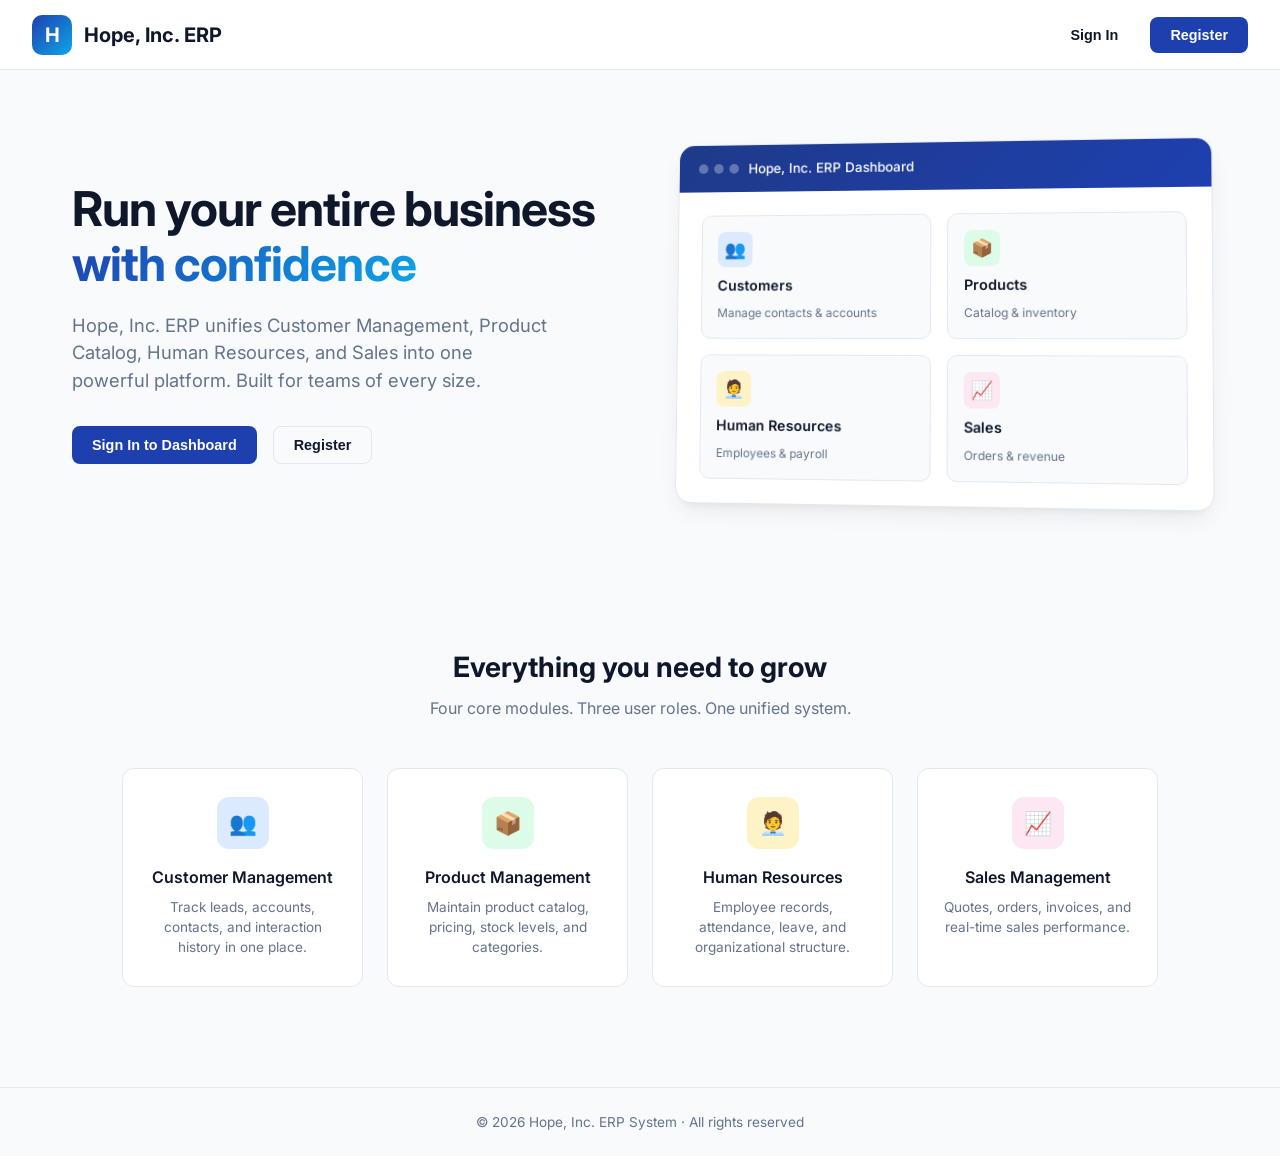
<file: Experimental/Example/index.html>
<!DOCTYPE html>
<html lang="en">
<head>
  <meta charset="UTF-8" />
  <meta name="viewport" content="width=device-width, initial-scale=1.0" />
  <title>Hope, Inc. ERP — Enterprise Resource Planning</title>
  <link rel="preconnect" href="https://fonts.googleapis.com">
  <link rel="preconnect" href="https://fonts.gstatic.com" crossorigin>
  <link href="https://fonts.googleapis.com/css2?family=Inter:wght@400;500;600;700&display=swap" rel="stylesheet">
  <style>
    :root {
      --primary: #1e40af;
      --primary-dark: #1e3a8a;
      --primary-light: #3b82f6;
      --accent: #0ea5e9;
      --success: #10b981;
      --danger: #ef4444;
      --warning: #f59e0b;
      --bg: #f8fafc;
      --surface: #ffffff;
      --text: #0f172a;
      --text-muted: #64748b;
      --border: #e2e8f0;
      --sidebar: #0f172a;
      --shadow: 0 10px 25px -5px rgb(0 0 0 / 0.08), 0 8px 10px -6px rgb(0 0 0 / 0.05);
      --radius: 12px;
    }

    * { margin: 0; padding: 0; box-sizing: border-box; }

    body {
      font-family: 'Inter', system-ui, -apple-system, sans-serif;
      background: var(--bg);
      color: var(--text);
      line-height: 1.5;
      min-height: 100vh;
    }

    /* ========== LANDING NAVBAR ========== */
    .navbar {
      position: fixed; top: 0; left: 0; right: 0; z-index: 100;
      background: rgba(255,255,255,0.9);
      backdrop-filter: blur(12px);
      border-bottom: 1px solid var(--border);
      padding: 0 2rem; height: 70px;
      display: flex; align-items: center; justify-content: space-between;
    }
    .logo {
      display: flex; align-items: center; gap: 12px;
      text-decoration: none; color: var(--text);
      font-weight: 700; font-size: 1.25rem;
    }
    .logo-icon {
      width: 40px; height: 40px;
      background: linear-gradient(135deg, var(--primary), var(--accent));
      border-radius: 10px;
      display: flex; align-items: center; justify-content: center;
      color: white; font-size: 1.25rem; font-weight: 700;
    }
    .nav-actions { display: flex; gap: 12px; align-items: center; }

    .btn {
      display: inline-flex; align-items: center; justify-content: center; gap: 8px;
      padding: 10px 20px; border-radius: 8px;
      font-weight: 600; font-size: 0.9rem; cursor: pointer;
      border: none; transition: all 0.2s ease; text-decoration: none;
    }
    .btn-ghost { background: transparent; color: var(--text); }
    .btn-ghost:hover { background: #f1f5f9; }
    .btn-primary { background: var(--primary); color: white; }
    .btn-primary:hover { background: var(--primary-dark); transform: translateY(-1px); box-shadow: 0 4px 12px rgba(30,64,175,0.3); }
    .btn-outline { background: transparent; border: 1.5px solid var(--border); color: var(--text); }
    .btn-outline:hover { border-color: var(--primary); color: var(--primary); }
    .btn-google {
      background: white; border: 1.5px solid var(--border); color: var(--text); width: 100%;
    }
    .btn-google:hover { background: #f8fafc; border-color: #cbd5e1; }
    .btn-google img { width: 18px; height: 18px; }

    /* ========== HERO ========== */
    .hero {
      padding: 140px 2rem 80px; max-width: 1200px; margin: 0 auto;
      display: grid; grid-template-columns: 1fr 1fr; gap: 60px; align-items: center;
    }
    .hero-content h1 {
      font-size: 3rem; font-weight: 700; line-height: 1.15;
      letter-spacing: -0.02em; margin-bottom: 1.25rem;
    }
    .hero-content h1 span {
      background: linear-gradient(135deg, var(--primary), var(--accent));
      -webkit-background-clip: text; -webkit-text-fill-color: transparent; background-clip: text;
    }
    .hero-content p {
      font-size: 1.15rem; color: var(--text-muted); margin-bottom: 2rem; max-width: 480px;
    }
    .hero-cta { display: flex; gap: 16px; flex-wrap: wrap; }

    .dashboard-preview {
      background: var(--surface); border-radius: 16px; box-shadow: var(--shadow);
      border: 1px solid var(--border); overflow: hidden;
      transform: perspective(1000px) rotateY(-5deg) rotateX(2deg);
      transition: transform 0.4s ease;
    }
    .dashboard-preview:hover { transform: perspective(1000px) rotateY(0) rotateX(0); }
    .preview-header {
      background: linear-gradient(135deg, #1e3a8a, #1e40af); color: white;
      padding: 14px 20px; display: flex; align-items: center; gap: 10px;
      font-size: 0.85rem; font-weight: 500;
    }
    .preview-dots { display: flex; gap: 6px; }
    .preview-dots span { width: 10px; height: 10px; border-radius: 50%; background: rgba(255,255,255,0.3); }
    .preview-body { padding: 24px; display: grid; grid-template-columns: repeat(2,1fr); gap: 16px; }
    .module-card {
      background: #f8fafc; border: 1px solid var(--border); border-radius: 10px;
      padding: 16px; display: flex; flex-direction: column; gap: 8px;
    }
    .module-icon {
      width: 36px; height: 36px; border-radius: 8px;
      display: flex; align-items: center; justify-content: center; font-size: 1.1rem;
    }
    .module-card h4 { font-size: 0.9rem; font-weight: 600; }
    .module-card p { font-size: 0.75rem; color: var(--text-muted); }

    /* ========== FEATURES ========== */
    .features { padding: 60px 2rem 100px; max-width: 1100px; margin: 0 auto; }
    .section-title { text-align: center; margin-bottom: 48px; }
    .section-title h2 { font-size: 1.75rem; font-weight: 700; margin-bottom: 8px; }
    .section-title p { color: var(--text-muted); }
    .features-grid { display: grid; grid-template-columns: repeat(4,1fr); gap: 24px; }
    .feature-card {
      background: var(--surface); border: 1px solid var(--border); border-radius: var(--radius);
      padding: 28px 24px; text-align: center; transition: all 0.25s ease;
    }
    .feature-card:hover { border-color: var(--primary-light); box-shadow: var(--shadow); transform: translateY(-4px); }
    .feature-icon {
      width: 52px; height: 52px; margin: 0 auto 16px; border-radius: 12px;
      display: flex; align-items: center; justify-content: center; font-size: 1.4rem;
    }
    .feature-card h3 { font-size: 1rem; font-weight: 600; margin-bottom: 8px; }
    .feature-card p { font-size: 0.85rem; color: var(--text-muted); }

    footer {
      border-top: 1px solid var(--border); padding: 24px 2rem;
      text-align: center; color: var(--text-muted); font-size: 0.85rem;
    }

    /* ========== MODALS ========== */
    .modal-overlay {
      position: fixed; inset: 0; background: rgba(15,23,42,0.55);
      backdrop-filter: blur(4px); z-index: 200;
      display: flex; align-items: center; justify-content: center; padding: 20px;
      opacity: 0; visibility: hidden; transition: all 0.25s ease;
    }
    .modal-overlay.active { opacity: 1; visibility: visible; }
    .modal {
      background: var(--surface); border-radius: 16px; width: 100%; max-width: 420px;
      box-shadow: 0 25px 50px -12px rgb(0 0 0 / 0.25);
      transform: translateY(20px) scale(0.98); transition: all 0.25s ease; overflow: hidden;
    }
    .modal-overlay.active .modal { transform: translateY(0) scale(1); }
    .modal-header {
      padding: 24px 28px 0; display: flex; justify-content: space-between; align-items: flex-start;
    }
    .modal-header h2 { font-size: 1.35rem; font-weight: 700; }
    .modal-header p { color: var(--text-muted); font-size: 0.9rem; margin-top: 4px; }
    .modal-close {
      background: none; border: none; font-size: 1.5rem; cursor: pointer;
      color: var(--text-muted); line-height: 1; padding: 4px; border-radius: 6px;
    }
    .modal-close:hover { background: #f1f5f9; color: var(--text); }
    .modal-body { padding: 24px 28px 28px; }
    .form-group { margin-bottom: 18px; }
    .form-group label {
      display: block; font-size: 0.85rem; font-weight: 500; margin-bottom: 6px; color: var(--text);
    }
    .form-group input {
      width: 100%; padding: 11px 14px; border: 1.5px solid var(--border);
      border-radius: 8px; font-size: 0.95rem; font-family: inherit;
      transition: border-color 0.2s, box-shadow 0.2s; background: white;
    }
    .form-group input:focus {
      outline: none; border-color: var(--primary-light);
      box-shadow: 0 0 0 3px rgba(59,130,246,0.15);
    }
    .form-row { display: grid; grid-template-columns: 1fr 1fr; gap: 14px; }
    .password-wrapper { position: relative; }
    .password-wrapper input { padding-right: 44px; }
    .toggle-password {
      position: absolute; right: 12px; top: 50%; transform: translateY(-50%);
      background: none; border: none; cursor: pointer; color: var(--text-muted);
      font-size: 1.1rem; padding: 4px;
    }
    .form-options {
      display: flex; justify-content: space-between; align-items: center;
      margin-bottom: 20px; font-size: 0.85rem;
    }
    .checkbox-label { display: flex; align-items: center; gap: 8px; cursor: pointer; }
    .checkbox-label input { width: 16px; height: 16px; accent-color: var(--primary); }
    .link { color: var(--primary); text-decoration: none; font-weight: 500; cursor: pointer; }
    .link:hover { text-decoration: underline; }
    .btn-full { width: 100%; padding: 12px; font-size: 0.95rem; }
    .form-footer { text-align: center; margin-top: 20px; font-size: 0.9rem; color: var(--text-muted); }
    .divider {
      display: flex; align-items: center; gap: 12px; margin: 20px 0;
      color: var(--text-muted); font-size: 0.85rem;
    }
    .divider::before, .divider::after {
      content: ''; flex: 1; height: 1px; background: var(--border);
    }
    .alert {
      padding: 12px 14px; border-radius: 8px; font-size: 0.85rem;
      margin-bottom: 16px; display: none;
    }
    .alert.show { display: block; }
    .alert-success { background: #ecfdf5; color: #065f46; border: 1px solid #a7f3d0; }
    .alert-error { background: #fef2f2; color: #991b1b; border: 1px solid #fecaca; }
    .alert-info { background: #eff6ff; color: #1e40af; border: 1px solid #bfdbfe; }
    .role-note {
      font-size: 0.8rem; color: var(--text-muted); background: #f1f5f9;
      padding: 10px 12px; border-radius: 8px; margin-bottom: 16px;
    }

    /* ========== DATA TABLES & MODULE UI ========== */
    .module-toolbar {
      display: flex; justify-content: space-between; align-items: center;
      margin-bottom: 20px; flex-wrap: wrap; gap: 12px;
    }
    .module-toolbar h3 { font-size: 1.15rem; font-weight: 600; }
    .toolbar-right { display: flex; gap: 10px; align-items: center; flex-wrap: wrap; }
    .search-input {
      padding: 9px 14px; border: 1.5px solid var(--border); border-radius: 8px;
      font-size: 0.9rem; font-family: inherit; min-width: 200px;
    }
    .search-input:focus {
      outline: none; border-color: var(--primary-light);
      box-shadow: 0 0 0 3px rgba(59,130,246,0.15);
    }
    .btn-sm { padding: 7px 14px; font-size: 0.85rem; }
    .btn-danger { background: #fef2f2; color: #991b1b; border: 1px solid #fecaca; }
    .btn-danger:hover { background: #fee2e2; }
    .btn-success { background: #ecfdf5; color: #065f46; border: 1px solid #a7f3d0; }
    .btn-success:hover { background: #d1fae5; }
    .btn-secondary { background: #f1f5f9; color: var(--text); border: 1px solid var(--border); }
    .btn-secondary:hover { background: #e2e8f0; }

    .data-table-wrap {
      background: white; border: 1px solid var(--border); border-radius: 12px;
      overflow: hidden;
    }
    .data-table {
      width: 100%; border-collapse: collapse; font-size: 0.9rem;
    }
    .data-table th {
      text-align: left; padding: 12px 16px; background: #f8fafc;
      border-bottom: 1px solid var(--border); font-weight: 600;
      font-size: 0.8rem; text-transform: uppercase; letter-spacing: 0.03em;
      color: var(--text-muted); white-space: nowrap;
    }
    .data-table td {
      padding: 12px 16px; border-bottom: 1px solid var(--border);
      vertical-align: middle;
    }
    .data-table tr:last-child td { border-bottom: none; }
    .data-table tr:hover td { background: #f8fafc; }
    .data-table tr.deleted-row td { background: #fef2f2; opacity: 0.85; }
    .data-table tr.deleted-row:hover td { background: #fee2e2; }

    .badge {
      display: inline-block; padding: 3px 8px; border-radius: 12px;
      font-size: 0.75rem; font-weight: 600;
    }
    .badge-active { background: #dcfce7; color: #166534; }
    .badge-deleted { background: #fee2e2; color: #991b1b; }

    .action-btns { display: flex; gap: 6px; flex-wrap: wrap; }
    .action-btns button {
      padding: 5px 10px; font-size: 0.78rem; border-radius: 6px;
      border: 1px solid var(--border); background: white; cursor: pointer;
      font-weight: 500; transition: all 0.15s;
    }
    .action-btns button:hover { background: #f1f5f9; }
    .action-btns .btn-edit:hover { border-color: var(--primary-light); color: var(--primary); }
    .action-btns .btn-del:hover { border-color: #fca5a5; color: #991b1b; background: #fef2f2; }
    .action-btns .btn-restore:hover { border-color: #6ee7b7; color: #065f46; background: #ecfdf5; }

    .stamp-text { font-size: 0.75rem; color: var(--text-muted); max-width: 200px; }
    .empty-state {
      text-align: center; padding: 48px 20px; color: var(--text-muted);
    }
    .empty-state p { margin-top: 8px; }

    .filter-tabs { display: flex; gap: 4px; background: #f1f5f9; padding: 4px; border-radius: 8px; }
    .filter-tab {
      padding: 6px 14px; border-radius: 6px; border: none; background: transparent;
      font-size: 0.85rem; font-weight: 500; cursor: pointer; color: var(--text-muted);
    }
    .filter-tab.active { background: white; color: var(--text); box-shadow: 0 1px 3px rgba(0,0,0,0.08); }

    .modal.modal-lg { max-width: 520px; }
    .modal.modal-xl { max-width: 780px; }
    .modal-body-scroll { max-height: 60vh; overflow-y: auto; }

    /* ========== DASHBOARD ========== */
    #landing { display: block; }
    #dashboard { display: none; min-height: 100vh; }

    .dash-layout { display: flex; min-height: 100vh; }

    .sidebar {
      width: 260px; background: var(--sidebar); color: white;
      display: flex; flex-direction: column; flex-shrink: 0;
    }
    .sidebar-header {
      padding: 20px; display: flex; align-items: center; gap: 12px;
      border-bottom: 1px solid rgba(255,255,255,0.1);
    }
    .sidebar-header .logo-icon { width: 36px; height: 36px; font-size: 1.1rem; }
    .sidebar-header span { font-weight: 700; font-size: 1.1rem; }

    .sidebar-nav { flex: 1; padding: 16px 12px; overflow-y: auto; }
    .nav-section { margin-bottom: 24px; }
    .nav-section-title {
      font-size: 0.7rem; text-transform: uppercase; letter-spacing: 0.05em;
      color: rgba(255,255,255,0.4); padding: 0 12px; margin-bottom: 8px;
    }
    .nav-item {
      display: flex; align-items: center; gap: 12px;
      padding: 10px 12px; border-radius: 8px; color: rgba(255,255,255,0.7);
      text-decoration: none; font-size: 0.9rem; font-weight: 500;
      cursor: pointer; transition: all 0.15s; margin-bottom: 2px;
    }
    .nav-item:hover { background: rgba(255,255,255,0.08); color: white; }
    .nav-item.active { background: var(--primary); color: white; }
    .nav-item .icon { font-size: 1.15rem; width: 22px; text-align: center; }
    .nav-item.disabled { opacity: 0.4; cursor: not-allowed; }

    .sidebar-footer {
      padding: 16px; border-top: 1px solid rgba(255,255,255,0.1);
    }
    .user-info {
      display: flex; align-items: center; gap: 12px; padding: 8px;
      border-radius: 8px; cursor: pointer;
    }
    .user-info:hover { background: rgba(255,255,255,0.08); }
    .user-avatar {
      width: 36px; height: 36px; border-radius: 50%;
      background: linear-gradient(135deg, var(--primary-light), var(--accent));
      display: flex; align-items: center; justify-content: center;
      font-weight: 600; font-size: 0.9rem;
    }
    .user-details { flex: 1; min-width: 0; }
    .user-details .name { font-size: 0.85rem; font-weight: 600; white-space: nowrap; overflow: hidden; text-overflow: ellipsis; }
    .user-details .role {
      font-size: 0.7rem; color: rgba(255,255,255,0.5);
      text-transform: uppercase; letter-spacing: 0.03em;
    }

    .main-content { flex: 1; display: flex; flex-direction: column; overflow: hidden; }
    .topbar {
      height: 64px; background: white; border-bottom: 1px solid var(--border);
      display: flex; align-items: center; justify-content: space-between;
      padding: 0 28px;
    }
    .topbar-title { font-size: 1.15rem; font-weight: 600; }
    .topbar-actions { display: flex; align-items: center; gap: 12px; }
    .role-badge {
      padding: 4px 10px; border-radius: 20px; font-size: 0.75rem;
      font-weight: 600; text-transform: uppercase; letter-spacing: 0.03em;
    }
    .role-superadmin { background: #fef3c7; color: #92400e; }
    .role-admin { background: #dbeafe; color: #1e40af; }
    .role-user { background: #dcfce7; color: #166534; }

    .content-area { flex: 1; padding: 28px; overflow-y: auto; }

    .stats-grid {
      display: grid; grid-template-columns: repeat(4, 1fr); gap: 20px; margin-bottom: 28px;
    }
    .stat-card {
      background: white; border: 1px solid var(--border); border-radius: 12px;
      padding: 20px; display: flex; flex-direction: column; gap: 8px;
    }
    .stat-card .label { font-size: 0.85rem; color: var(--text-muted); }
    .stat-card .value { font-size: 1.75rem; font-weight: 700; }
    .stat-card .change { font-size: 0.8rem; color: var(--success); }

    .panel {
      background: white; border: 1px solid var(--border); border-radius: 12px;
      padding: 24px; margin-bottom: 24px;
    }
    .panel h3 { font-size: 1.05rem; font-weight: 600; margin-bottom: 16px; }
    .welcome-msg {
      background: linear-gradient(135deg, #1e3a8a, #1e40af); color: white;
      border-radius: 12px; padding: 28px; margin-bottom: 28px;
    }
    .welcome-msg h2 { font-size: 1.4rem; margin-bottom: 6px; }
    .welcome-msg p { opacity: 0.85; font-size: 0.95rem; }

    .quick-actions {
      display: grid; grid-template-columns: repeat(auto-fill, minmax(180px, 1fr)); gap: 12px;
    }
    .quick-btn {
      display: flex; align-items: center; gap: 10px;
      padding: 14px 16px; background: #f8fafc; border: 1px solid var(--border);
      border-radius: 10px; cursor: pointer; font-size: 0.9rem; font-weight: 500;
      transition: all 0.15s; text-align: left;
    }
    .quick-btn:hover { border-color: var(--primary-light); background: #eff6ff; }
    .quick-btn.locked { opacity: 0.45; cursor: not-allowed; }

    /* Demo users hint */
    .demo-hint {
      background: #fffbeb; border: 1px solid #fcd34d; border-radius: 8px;
      padding: 12px 14px; font-size: 0.8rem; color: #92400e; margin-bottom: 16px;
    }
    .demo-hint strong { display: block; margin-bottom: 4px; }

    /* Responsive */
    @media (max-width: 900px) {
      .hero { grid-template-columns: 1fr; padding-top: 120px; text-align: center; }
      .hero-content p { margin-left: auto; margin-right: auto; }
      .hero-cta { justify-content: center; }
      .features-grid { grid-template-columns: repeat(2,1fr); }
      .dashboard-preview { transform: none; }
      .stats-grid { grid-template-columns: repeat(2,1fr); }
      .sidebar { width: 220px; }
    }
    @media (max-width: 560px) {
      .navbar { padding: 0 1rem; }
      .hero-content h1 { font-size: 2.1rem; }
      .features-grid { grid-template-columns: 1fr; }
      .form-row { grid-template-columns: 1fr; }
      .stats-grid { grid-template-columns: 1fr; }
      .sidebar { display: none; }
    }

    /* Print / PDF */
    .report-print-area { }
    .report-actions { display: flex; gap: 8px; align-items: center; }
    @media print {
      body * { visibility: hidden !important; }
      .report-print-area, .report-print-area * { visibility: visible !important; }
      .report-print-area {
        position: absolute; left: 0; top: 0; width: 100%;
        padding: 20px;
      }
      .sidebar, .topbar, .filter-tabs, .report-actions,
      .toolbar-right label, .search-input, .btn { display: none !important; }
      .data-table-wrap { border: none; box-shadow: none; }
      .data-table th { background: #eee !important; -webkit-print-color-adjust: exact; print-color-adjust: exact; }
      .module-toolbar h3 { font-size: 18pt; margin-bottom: 12px; }
    }
  </style>
</head>
<body>

  <!-- ==================== LANDING PAGE ==================== -->
  <div id="landing">
    <nav class="navbar">
      <a href="#" class="logo">
        <div class="logo-icon">H</div>
        Hope, Inc. ERP
      </a>
      <div class="nav-actions">
        <button class="btn btn-ghost" onclick="openModal('login')">Sign In</button>
        <button class="btn btn-primary" onclick="openModal('register')">Register</button>
      </div>
    </nav>

    <section class="hero">
      <div class="hero-content">
        <h1>Run your entire business<br><span>with confidence</span></h1>
        <p>
          Hope, Inc. ERP unifies Customer Management, Product Catalog, Human Resources, 
          and Sales into one powerful platform. Built for teams of every size.
        </p>
        <div class="hero-cta">
          <button class="btn btn-primary" onclick="openModal('login')">
            Sign In to Dashboard
          </button>
          <button class="btn btn-outline" onclick="openModal('register')">
            Register
          </button>
        </div>
      </div>

      <div class="hero-visual">
        <div class="dashboard-preview">
          <div class="preview-header">
            <div class="preview-dots"><span></span><span></span><span></span></div>
            Hope, Inc. ERP Dashboard
          </div>
          <div class="preview-body">
            <div class="module-card">
              <div class="module-icon" style="background:#dbeafe;color:#1e40af;">👥</div>
              <h4>Customers</h4>
              <p>Manage contacts & accounts</p>
            </div>
            <div class="module-card">
              <div class="module-icon" style="background:#dcfce7;color:#166534;">📦</div>
              <h4>Products</h4>
              <p>Catalog & inventory</p>
            </div>
            <div class="module-card">
              <div class="module-icon" style="background:#fef3c7;color:#92400e;">🧑‍💼</div>
              <h4>Human Resources</h4>
              <p>Employees & payroll</p>
            </div>
            <div class="module-card">
              <div class="module-icon" style="background:#fce7f3;color:#9d174d;">📈</div>
              <h4>Sales</h4>
              <p>Orders & revenue</p>
            </div>
          </div>
        </div>
      </div>
    </section>

    <section class="features">
      <div class="section-title">
        <h2>Everything you need to grow</h2>
        <p>Four core modules. Three user roles. One unified system.</p>
      </div>
      <div class="features-grid">
        <div class="feature-card">
          <div class="feature-icon" style="background:#dbeafe;color:#1e40af;">👥</div>
          <h3>Customer Management</h3>
          <p>Track leads, accounts, contacts, and interaction history in one place.</p>
        </div>
        <div class="feature-card">
          <div class="feature-icon" style="background:#dcfce7;color:#166534;">📦</div>
          <h3>Product Management</h3>
          <p>Maintain product catalog, pricing, stock levels, and categories.</p>
        </div>
        <div class="feature-card">
          <div class="feature-icon" style="background:#fef3c7;color:#92400e;">🧑‍💼</div>
          <h3>Human Resources</h3>
          <p>Employee records, attendance, leave, and organizational structure.</p>
        </div>
        <div class="feature-card">
          <div class="feature-icon" style="background:#fce7f3;color:#9d174d;">📈</div>
          <h3>Sales Management</h3>
          <p>Quotes, orders, invoices, and real-time sales performance.</p>
        </div>
      </div>
    </section>

    <footer>© 2026 Hope, Inc. ERP System · All rights reserved</footer>
  </div>

  <!-- ==================== DASHBOARD ==================== -->
  <div id="dashboard">
    <div class="dash-layout">
      <!-- Sidebar -->
      <aside class="sidebar">
        <div class="sidebar-header">
          <div class="logo-icon">H</div>
          <span>Hope, Inc. ERP</span>
        </div>
        <nav class="sidebar-nav" id="sidebarNav">
          <!-- Populated by JS based on role -->
        </nav>
        <div class="sidebar-footer">
          <div class="user-info" onclick="logout()">
            <div class="user-avatar" id="userAvatar">U</div>
            <div class="user-details">
              <div class="name" id="userName">User</div>
              <div class="role" id="userRoleLabel">User</div>
            </div>
            <span style="opacity:0.5;font-size:0.8rem;">Logout</span>
          </div>
        </div>
      </aside>

      <!-- Main -->
      <div class="main-content">
        <header class="topbar">
          <div class="topbar-title" id="pageTitle">Dashboard</div>
          <div class="topbar-actions">
            <span class="role-badge" id="roleBadge">User</span>
          </div>
        </header>
        <div class="content-area" id="contentArea">
          <!-- Dynamic content -->
        </div>
      </div>
    </div>
  </div>

  <!-- ==================== LOGIN MODAL ==================== -->
  <div class="modal-overlay" id="loginModal">
    <div class="modal">
      <div class="modal-header">
        <div>
          <h2>Welcome back</h2>
          <p>Sign in to your Hope, Inc. ERP account</p>
        </div>
        <button class="modal-close" onclick="closeModal('login')">&times;</button>
      </div>
      <div class="modal-body">
        <div class="demo-hint">
          <strong>Demo Admin accounts (any password works):</strong>
          admin@hope.com / manager@hope.com → Admin<br>
          Or register a new account (starts as User)
        </div>
        <div class="alert alert-error" id="loginError"></div>
        <form id="loginForm" onsubmit="handleLogin(event)">
          <div class="form-group">
            <label for="loginEmail">Email address</label>
            <input type="email" id="loginEmail" placeholder="you@company.com" required />
          </div>
          <div class="form-group">
            <label for="loginPassword">Password</label>
            <div class="password-wrapper">
              <input type="password" id="loginPassword" placeholder="Enter your password" required />
              <button type="button" class="toggle-password" onclick="togglePassword('loginPassword', this)">👁</button>
            </div>
          </div>
          <div class="form-options">
            <label class="checkbox-label">
              <input type="checkbox" id="rememberMe" /> Remember me
            </label>
            <a class="link" onclick="switchModal('login','reset')">Forgot password?</a>
          </div>
          <button type="submit" class="btn btn-primary btn-full" onclick="handleLogin(event)">Sign In</button>
        </form>
        <div class="divider">or</div>
        <button class="btn btn-google" onclick="handleGoogleSignIn()">
          <svg width="18" height="18" viewBox="0 0 48 48"><path fill="#EA4335" d="M24 9.5c3.54 0 6.71 1.22 9.21 3.6l6.85-6.85C35.9 2.38 30.47 0 24 0 14.62 0 6.51 5.38 2.56 13.22l7.98 6.19C12.43 13.72 17.74 9.5 24 9.5z"/><path fill="#4285F4" d="M46.98 24.55c0-1.57-.15-3.09-.38-4.55H24v9.02h12.94c-.58 2.96-2.26 5.48-4.78 7.18l7.73 6c4.51-4.18 7.09-10.36 7.09-17.65z"/><path fill="#FBBC05" d="M10.53 28.59c-.48-1.45-.76-2.99-.76-4.59s.27-3.14.76-4.59l-7.98-6.19C.92 16.46 0 20.12 0 24c0 3.88.92 7.54 2.56 10.78l7.97-6.19z"/><path fill="#34A853" d="M24 48c6.48 0 11.93-2.13 15.89-5.81l-7.73-6c-2.15 1.45-4.92 2.3-8.16 2.3-6.26 0-11.57-4.22-13.47-9.91l-7.98 6.19C6.51 42.62 14.62 48 24 48z"/></svg>
          Continue with Google
        </button>
        <div class="form-footer">
          Don't have an account? <a class="link" onclick="switchModal('login','register')">Register</a>
        </div>
      </div>
    </div>
  </div>

  <!-- ==================== REGISTER MODAL ==================== -->
  <div class="modal-overlay" id="registerModal">
    <div class="modal">
      <div class="modal-header">
        <div>
          <h2>Create your account</h2>
          <p>Join Hope, Inc. ERP</p>
        </div>
        <button class="modal-close" onclick="closeModal('register')">&times;</button>
      </div>
      <div class="modal-body">
        <div class="alert alert-error" id="registerError"></div>
        <div class="alert alert-success" id="registerSuccess"></div>
        <div class="role-note">
          New accounts are created as <strong>User</strong>. Superadmin and Admin roles can only be assigned by existing administrators.
        </div>
        <form id="registerForm" onsubmit="handleRegister(event)">
          <div class="form-row">
            <div class="form-group">
              <label for="regFirstName">First name</label>
              <input type="text" id="regFirstName" placeholder="John" required />
            </div>
            <div class="form-group">
              <label for="regLastName">Last name</label>
              <input type="text" id="regLastName" placeholder="Doe" required />
            </div>
          </div>
          <div class="form-group">
            <label for="regEmail">Email address</label>
            <input type="email" id="regEmail" placeholder="you@company.com" required />
          </div>
          <button type="submit" class="btn btn-primary btn-full">Register</button>
        </form>
        <div class="divider">or</div>
        <button class="btn btn-google" onclick="handleGoogleSignIn()">
          <svg width="18" height="18" viewBox="0 0 48 48"><path fill="#EA4335" d="M24 9.5c3.54 0 6.71 1.22 9.21 3.6l6.85-6.85C35.9 2.38 30.47 0 24 0 14.62 0 6.51 5.38 2.56 13.22l7.98 6.19C12.43 13.72 17.74 9.5 24 9.5z"/><path fill="#4285F4" d="M46.98 24.55c0-1.57-.15-3.09-.38-4.55H24v9.02h12.94c-.58 2.96-2.26 5.48-4.78 7.18l7.73 6c4.51-4.18 7.09-10.36 7.09-17.65z"/><path fill="#FBBC05" d="M10.53 28.59c-.48-1.45-.76-2.99-.76-4.59s.27-3.14.76-4.59l-7.98-6.19C.92 16.46 0 20.12 0 24c0 3.88.92 7.54 2.56 10.78l7.97-6.19z"/><path fill="#34A853" d="M24 48c6.48 0 11.93-2.13 15.89-5.81l-7.73-6c-2.15 1.45-4.92 2.3-8.16 2.3-6.26 0-11.57-4.22-13.47-9.91l-7.98 6.19C6.51 42.62 14.62 48 24 48z"/></svg>
          Continue with Google
        </button>
        <div class="form-footer">
          Already have an account? <a class="link" onclick="switchModal('register','login')">Sign in</a>
        </div>
      </div>
    </div>
  </div>

  <!-- ==================== RESET PASSWORD MODAL ==================== -->
  <div class="modal-overlay" id="resetModal">
    <div class="modal">
      <div class="modal-header">
        <div>
          <h2>Reset password</h2>
          <p>We'll send you a secure link to reset it</p>
        </div>
        <button class="modal-close" onclick="closeModal('reset')">&times;</button>
      </div>
      <div class="modal-body">
        <div class="alert alert-error" id="resetError"></div>
        <div class="alert alert-success" id="resetSuccess"></div>
        <form id="resetForm" onsubmit="handleReset(event)">
          <div class="form-group">
            <label for="resetEmail">Email address</label>
            <input type="email" id="resetEmail" placeholder="you@company.com" required />
          </div>
          <button type="submit" class="btn btn-primary btn-full">Send Reset Link</button>
        </form>
        <div class="form-footer">
          Remember your password? <a class="link" onclick="switchModal('reset','login')">Back to Sign In</a>
        </div>
      </div>
    </div>
  </div>

  <!-- ==================== CUSTOMER FORM MODAL ==================== -->
  <div class="modal-overlay" id="customerModal">
    <div class="modal modal-lg">
      <div class="modal-header">
        <div>
          <h2 id="customerModalTitle">Add Customer</h2>
          <p id="customerModalSub">Enter customer details</p>
        </div>
        <button class="modal-close" onclick="closeCustomerModal()">&times;</button>
      </div>
      <div class="modal-body">
        <div class="alert alert-error" id="customerError"></div>
        <form id="customerForm" onsubmit="saveCustomer(event)">
          <input type="hidden" id="custEditNo" value="" />
          <div class="form-group">
            <label for="custNo">Customer No.</label>
            <input type="text" id="custNo" placeholder="e.g. C-001" required />
          </div>
          <div class="form-group">
            <label for="custName">Customer Name</label>
            <input type="text" id="custName" placeholder="Company or person name" required />
          </div>
          <div class="form-group">
            <label for="custAddress">Address</label>
            <input type="text" id="custAddress" placeholder="Full address" required />
          </div>
          <div class="form-group">
            <label for="custPayterms">Payment Terms</label>
            <input type="text" id="custPayterms" placeholder="e.g. Net 30, COD, Prepaid" required />
          </div>
          <div style="display:flex;gap:10px;margin-top:8px;">
            <button type="submit" class="btn btn-primary btn-full" id="customerSaveBtn">Save Customer</button>
            <button type="button" class="btn btn-secondary" onclick="closeCustomerModal()" style="min-width:100px;">Cancel</button>
          </div>
        </form>
      </div>
    </div>
  </div>

  <!-- ==================== PRODUCT FORM MODAL ==================== -->
  <div class="modal-overlay" id="productModal">
    <div class="modal modal-lg">
      <div class="modal-header">
        <div>
          <h2 id="productModalTitle">Add Product</h2>
          <p id="productModalSub">Enter product details</p>
        </div>
        <button class="modal-close" onclick="closeProductModal()">&times;</button>
      </div>
      <div class="modal-body">
        <div class="alert alert-error" id="productError"></div>
        <form id="productForm" onsubmit="saveProduct(event)">
          <input type="hidden" id="prodEditCode" value="" />
          <div class="form-group">
            <label for="prodCode">Product Code</label>
            <input type="text" id="prodCode" placeholder="e.g. P-001" required />
          </div>
          <div class="form-group">
            <label for="prodDesc">Description</label>
            <input type="text" id="prodDesc" placeholder="Product description" required />
          </div>
          <div class="form-group">
            <label for="prodUnit">Unit</label>
            <input type="text" id="prodUnit" placeholder="e.g. pcs, box, kg, liter" required />
          </div>
          <div style="display:flex;gap:10px;margin-top:8px;">
            <button type="submit" class="btn btn-primary btn-full" id="productSaveBtn">Save Product</button>
            <button type="button" class="btn btn-secondary" onclick="closeProductModal()" style="min-width:100px;">Cancel</button>
          </div>
        </form>
      </div>
    </div>
  </div>

  <!-- ==================== PRICE HISTORY FORM MODAL ==================== -->
  <div class="modal-overlay" id="priceModal">
    <div class="modal modal-lg">
      <div class="modal-header">
        <div>
          <h2 id="priceModalTitle">Add Price</h2>
          <p id="priceModalSub">Set unit price for product</p>
        </div>
        <button class="modal-close" onclick="closePriceModal()">&times;</button>
      </div>
      <div class="modal-body">
        <div class="alert alert-error" id="priceError"></div>
        <form id="priceForm" onsubmit="savePrice(event)">
          <input type="hidden" id="priceEditKey" value="" />
          <div class="form-group">
            <label for="priceProdCode">Product Code</label>
            <input type="text" id="priceProdCode" readonly />
          </div>
          <div class="form-group">
            <label for="priceEffDate">Effective Date</label>
            <input type="date" id="priceEffDate" required />
          </div>
          <div class="form-group">
            <label for="priceUnitPrice">Unit Price</label>
            <input type="number" id="priceUnitPrice" step="0.01" min="0" placeholder="0.00" required />
          </div>
          <div style="display:flex;gap:10px;margin-top:8px;">
            <button type="submit" class="btn btn-primary btn-full" id="priceSaveBtn">Save Price</button>
            <button type="button" class="btn btn-secondary" onclick="closePriceModal()" style="min-width:100px;">Cancel</button>
          </div>
        </form>
      </div>
    </div>
  </div>

  <!-- ==================== PRICE HISTORY LIST MODAL ==================== -->
  <div class="modal-overlay" id="priceHistModal">
    <div class="modal modal-xl">
      <div class="modal-header">
        <div>
          <h2 id="priceHistTitle">Price History</h2>
          <p id="priceHistSub">Manage unit prices by effective date</p>
        </div>
        <button class="modal-close" onclick="closePriceHistModal()">&times;</button>
      </div>
      <div class="modal-body">
        <div id="priceHistToolbar" style="display:flex;justify-content:space-between;align-items:center;margin-bottom:16px;flex-wrap:wrap;gap:10px;"></div>
        <div class="data-table-wrap modal-body-scroll">
          <table class="data-table">
            <thead>
              <tr>
                <th>Effective Date</th>
                <th>Unit Price</th>
                <th>Status</th>
                <th>Stamp</th>
                <th>Actions</th>
              </tr>
            </thead>
            <tbody id="priceHistBody"></tbody>
          </table>
        </div>
      </div>
    </div>
  </div>

  <!-- ==================== HR: EMPLOYEE MODAL ==================== -->
  <div class="modal-overlay" id="empModal">
    <div class="modal modal-lg">
      <div class="modal-header">
        <div><h2 id="empModalTitle">Add Employee</h2><p id="empModalSub">Enter employee details</p></div>
        <button class="modal-close" onclick="closeEmpModal()">&times;</button>
      </div>
      <div class="modal-body">
        <div class="alert alert-error" id="empError"></div>
        <form id="empForm" onsubmit="saveEmployee(event)">
          <input type="hidden" id="empEditNo" value="" />
          <div class="form-row">
            <div class="form-group"><label>Employee No.</label><input type="text" id="empNo" required placeholder="E-001" /></div>
            <div class="form-group"><label>Gender</label>
              <select id="empGender" required style="width:100%;padding:11px 14px;border:1.5px solid var(--border);border-radius:8px;font-size:0.95rem;font-family:inherit;">
                <option value="M">Male</option><option value="F">Female</option><option value="O">Other</option>
              </select>
            </div>
          </div>
          <div class="form-row">
            <div class="form-group"><label>First Name</label><input type="text" id="empFirst" required /></div>
            <div class="form-group"><label>Last Name</label><input type="text" id="empLast" required /></div>
          </div>
          <div class="form-row">
            <div class="form-group"><label>Birth Date</label><input type="date" id="empBirth" required /></div>
            <div class="form-group"><label>Hire Date</label><input type="date" id="empHire" required /></div>
          </div>
          <div class="form-group"><label>Separation Date (optional)</label><input type="date" id="empSep" /></div>
          <div style="display:flex;gap:10px;margin-top:8px;">
            <button type="submit" class="btn btn-primary btn-full" id="empSaveBtn">Save Employee</button>
            <button type="button" class="btn btn-secondary" onclick="closeEmpModal()" style="min-width:100px;">Cancel</button>
          </div>
        </form>
      </div>
    </div>
  </div>

  <!-- ==================== HR: JOB MODAL ==================== -->
  <div class="modal-overlay" id="jobModal">
    <div class="modal">
      <div class="modal-header">
        <div><h2 id="jobModalTitle">Add Job</h2><p>Job code and description</p></div>
        <button class="modal-close" onclick="closeJobModal()">&times;</button>
      </div>
      <div class="modal-body">
        <div class="alert alert-error" id="jobError"></div>
        <form id="jobForm" onsubmit="saveJob(event)">
          <input type="hidden" id="jobEditCode" value="" />
          <div class="form-group"><label>Job Code</label><input type="text" id="jobCode" required placeholder="J-001" /></div>
          <div class="form-group"><label>Job Description</label><input type="text" id="jobDesc" required /></div>
          <div style="display:flex;gap:10px;margin-top:8px;">
            <button type="submit" class="btn btn-primary btn-full" id="jobSaveBtn">Save Job</button>
            <button type="button" class="btn btn-secondary" onclick="closeJobModal()" style="min-width:100px;">Cancel</button>
          </div>
        </form>
      </div>
    </div>
  </div>

  <!-- ==================== HR: DEPARTMENT MODAL ==================== -->
  <div class="modal-overlay" id="deptModal">
    <div class="modal">
      <div class="modal-header">
        <div><h2 id="deptModalTitle">Add Department</h2><p>Department code and name</p></div>
        <button class="modal-close" onclick="closeDeptModal()">&times;</button>
      </div>
      <div class="modal-body">
        <div class="alert alert-error" id="deptError"></div>
        <form id="deptForm" onsubmit="saveDept(event)">
          <input type="hidden" id="deptEditCode" value="" />
          <div class="form-group"><label>Department Code</label><input type="text" id="deptCode" required placeholder="D-001" /></div>
          <div class="form-group"><label>Department Name</label><input type="text" id="deptName" required /></div>
          <div style="display:flex;gap:10px;margin-top:8px;">
            <button type="submit" class="btn btn-primary btn-full" id="deptSaveBtn">Save Department</button>
            <button type="button" class="btn btn-secondary" onclick="closeDeptModal()" style="min-width:100px;">Cancel</button>
          </div>
        </form>
      </div>
    </div>
  </div>

  <!-- ==================== HR: JOB HISTORY FORM MODAL ==================== -->
  <div class="modal-overlay" id="jhFormModal">
    <div class="modal modal-lg">
      <div class="modal-header">
        <div><h2 id="jhFormTitle">Add Job History</h2><p id="jhFormSub">Assignment details</p></div>
        <button class="modal-close" onclick="closeJhFormModal()">&times;</button>
      </div>
      <div class="modal-body">
        <div class="alert alert-error" id="jhError"></div>
        <form id="jhForm" onsubmit="saveJobHistory(event)">
          <input type="hidden" id="jhEditKey" value="" />
          <div class="form-group"><label>Employee No.</label><input type="text" id="jhEmpNo" readonly /></div>
          <div class="form-row">
            <div class="form-group"><label>Effective Date</label><input type="date" id="jhEffDate" required /></div>
            <div class="form-group"><label>Salary</label><input type="number" id="jhSalary" step="0.01" min="0" required /></div>
          </div>
          <div class="form-row">
            <div class="form-group"><label>Job</label>
              <select id="jhJobCode" required style="width:100%;padding:11px 14px;border:1.5px solid var(--border);border-radius:8px;font-size:0.95rem;font-family:inherit;"></select>
            </div>
            <div class="form-group"><label>Department</label>
              <select id="jhDeptCode" required style="width:100%;padding:11px 14px;border:1.5px solid var(--border);border-radius:8px;font-size:0.95rem;font-family:inherit;"></select>
            </div>
          </div>
          <div style="display:flex;gap:10px;margin-top:8px;">
            <button type="submit" class="btn btn-primary btn-full" id="jhSaveBtn">Save</button>
            <button type="button" class="btn btn-secondary" onclick="closeJhFormModal()" style="min-width:100px;">Cancel</button>
          </div>
        </form>
      </div>
    </div>
  </div>

  <!-- ==================== HR: JOB HISTORY LIST MODAL ==================== -->
  <div class="modal-overlay" id="jhListModal">
    <div class="modal modal-xl">
      <div class="modal-header">
        <div><h2 id="jhListTitle">Job History</h2><p id="jhListSub">Employment assignments</p></div>
        <button class="modal-close" onclick="closeJhListModal()">&times;</button>
      </div>
      <div class="modal-body">
        <div id="jhListToolbar" style="display:flex;justify-content:space-between;align-items:center;margin-bottom:16px;flex-wrap:wrap;gap:10px;"></div>
        <div class="data-table-wrap modal-body-scroll">
          <table class="data-table">
            <thead><tr id="jhListHead"></tr></thead>
            <tbody id="jhListBody"></tbody>
          </table>
        </div>
      </div>
    </div>
  </div>

  <!-- ==================== SALES HEADER MODAL ==================== -->
  <div class="modal-overlay" id="salesModal">
    <div class="modal modal-lg">
      <div class="modal-header">
        <div><h2 id="salesModalTitle">New Sale</h2><p id="salesModalSub">Transaction header</p></div>
        <button class="modal-close" onclick="closeSalesModal()">&times;</button>
      </div>
      <div class="modal-body">
        <div class="alert alert-error" id="salesError"></div>
        <form id="salesForm" onsubmit="saveSale(event)">
          <input type="hidden" id="salesEditNo" value="" />
          <div class="form-group"><label>Transaction No.</label><input type="text" id="salesTransNo" required placeholder="T-001" /></div>
          <div class="form-group"><label>Sales Date</label><input type="date" id="salesDate" required /></div>
          <div class="form-group"><label>Customer</label>
            <select id="salesCustNo" required style="width:100%;padding:11px 14px;border:1.5px solid var(--border);border-radius:8px;font-size:0.95rem;font-family:inherit;"></select>
          </div>
          <div class="form-group"><label>Employee (Salesperson)</label>
            <select id="salesEmpNo" required style="width:100%;padding:11px 14px;border:1.5px solid var(--border);border-radius:8px;font-size:0.95rem;font-family:inherit;"></select>
          </div>
          <div style="display:flex;gap:10px;margin-top:8px;">
            <button type="submit" class="btn btn-primary btn-full" id="salesSaveBtn">Save Sale</button>
            <button type="button" class="btn btn-secondary" onclick="closeSalesModal()" style="min-width:100px;">Cancel</button>
          </div>
        </form>
      </div>
    </div>
  </div>

  <!-- ==================== SALES DETAIL FORM MODAL ==================== -->
  <div class="modal-overlay" id="sdFormModal">
    <div class="modal modal-lg">
      <div class="modal-header">
        <div><h2 id="sdFormTitle">Add Line Item</h2><p id="sdFormSub">Product and quantity</p></div>
        <button class="modal-close" onclick="closeSdFormModal()">&times;</button>
      </div>
      <div class="modal-body">
        <div class="alert alert-error" id="sdError"></div>
        <form id="sdForm" onsubmit="saveSalesDetail(event)">
          <input type="hidden" id="sdEditKey" value="" />
          <div class="form-group"><label>Transaction No.</label><input type="text" id="sdTransNo" readonly /></div>
          <div class="form-group"><label>Product</label>
            <select id="sdProdCode" required style="width:100%;padding:11px 14px;border:1.5px solid var(--border);border-radius:8px;font-size:0.95rem;font-family:inherit;"
              onchange="updateSdPriceHint()"></select>
          </div>
          <div class="form-group"><label>Quantity</label><input type="number" id="sdQty" min="1" step="1" required value="1" /></div>
          <p id="sdPriceHint" style="font-size:0.85rem;color:var(--text-muted);margin-bottom:12px;"></p>
          <div style="display:flex;gap:10px;margin-top:8px;">
            <button type="submit" class="btn btn-primary btn-full" id="sdSaveBtn">Save Line</button>
            <button type="button" class="btn btn-secondary" onclick="closeSdFormModal()" style="min-width:100px;">Cancel</button>
          </div>
        </form>
      </div>
    </div>
  </div>

  <!-- ==================== SALES DETAIL LIST MODAL ==================== -->
  <div class="modal-overlay" id="sdListModal">
    <div class="modal modal-xl">
      <div class="modal-header">
        <div><h2 id="sdListTitle">Sale Details</h2><p id="sdListSub">Line items</p></div>
        <button class="modal-close" onclick="closeSdListModal()">&times;</button>
      </div>
      <div class="modal-body">
        <div id="sdListToolbar" style="display:flex;justify-content:space-between;align-items:center;margin-bottom:16px;flex-wrap:wrap;gap:10px;"></div>
        <div class="data-table-wrap modal-body-scroll">
          <table class="data-table">
            <thead><tr id="sdListHead"></tr></thead>
            <tbody id="sdListBody"></tbody>
          </table>
        </div>
        <div id="sdListTotal" style="text-align:right;margin-top:12px;font-weight:600;font-size:1.05rem;"></div>
      </div>
    </div>
  </div>

  <!-- ==================== USER MGMT: ADD/EDIT USER MODAL ==================== -->
  <div class="modal-overlay" id="umUserModal">
    <div class="modal modal-lg">
      <div class="modal-header">
        <div><h2 id="umUserTitle">Add User</h2><p>Account details</p></div>
        <button class="modal-close" onclick="closeUmUserModal()">&times;</button>
      </div>
      <div class="modal-body">
        <div class="alert alert-error" id="umUserError"></div>
        <form id="umUserForm" onsubmit="saveUmUser(event)">
          <input type="hidden" id="umEditEmail" value="" />
          <div class="form-row">
            <div class="form-group"><label>First Name</label><input type="text" id="umFirst" required /></div>
            <div class="form-group"><label>Last Name</label><input type="text" id="umLast" required /></div>
          </div>
          <div class="form-group"><label>Email</label><input type="email" id="umEmail" required /></div>
          <div class="form-row">
            <div class="form-group"><label>Role</label>
              <select id="umRole" required style="width:100%;padding:11px 14px;border:1.5px solid var(--border);border-radius:8px;font-size:0.95rem;font-family:inherit;"></select>
            </div>
            <div class="form-group"><label>Status</label>
              <select id="umStatus" required style="width:100%;padding:11px 14px;border:1.5px solid var(--border);border-radius:8px;font-size:0.95rem;font-family:inherit;">
                <option value="active">Active</option>
                <option value="pending">Pending</option>
                <option value="blocked">Blocked</option>
                <option value="disapproved">Disapproved</option>
              </select>
            </div>
          </div>
          <div style="display:flex;gap:10px;margin-top:8px;">
            <button type="submit" class="btn btn-primary btn-full">Save User</button>
            <button type="button" class="btn btn-secondary" onclick="closeUmUserModal()" style="min-width:100px;">Cancel</button>
          </div>
        </form>
      </div>
    </div>
  </div>

  <!-- ==================== USER MGMT: RIGHTS MODAL ==================== -->
  <div class="modal-overlay" id="umRightsModal">
    <div class="modal modal-xl">
      <div class="modal-header">
        <div><h2 id="umRightsTitle">Assign Rights</h2><p id="umRightsSub">Module and function access</p></div>
        <button class="modal-close" onclick="closeUmRightsModal()">&times;</button>
      </div>
      <div class="modal-body">
        <div id="umRightsBody" class="modal-body-scroll"></div>
        <div style="display:flex;gap:10px;margin-top:16px;">
          <button type="button" class="btn btn-primary btn-full" onclick="saveUmRights()">Save Rights</button>
          <button type="button" class="btn btn-secondary" onclick="closeUmRightsModal()" style="min-width:100px;">Cancel</button>
        </div>
      </div>
    </div>
  </div>

  <script>
    // ========== User Database + Permissions ==========
    const ALL_PERMS = {
      'customers.view': 'View Customers',
      'customers.add': 'Add Customer',
      'customers.edit': 'Edit Customer',
      'customers.delete': 'Delete Customer',
      'products.view': 'View Products',
      'products.add': 'Add Product',
      'products.edit': 'Edit Product',
      'products.delete': 'Delete Product',
      'products.priceAdd': 'Add Price',
      'products.priceEdit': 'Edit Price',
      'products.priceDelete': 'Delete Price',
      'hr.view': 'View Human Resources',
      'hr.jobAdd': 'Add Job',
      'hr.jobEdit': 'Edit Job',
      'hr.jobDelete': 'Delete Job',
      'hr.deptAdd': 'Add Department',
      'hr.deptEdit': 'Edit Department',
      'hr.deptDelete': 'Delete Department',
      'hr.empAdd': 'Add Employee',
      'hr.empEdit': 'Edit Employee',
      'hr.empDelete': 'Delete Employee',
      'hr.jhView': 'View Job History',
      'hr.jhAdd': 'Add Job History',
      'hr.jhEdit': 'Edit Job History',
      'hr.jhDelete': 'Delete Job History',
      'sales.view': 'View Sales',
      'sales.add': 'Add Sale',
      'sales.edit': 'Edit Sale',
      'sales.delete': 'Delete Sale',
      'sales.detailView': 'View Sale Details',
      'sales.detailAdd': 'Add Sale Detail',
      'sales.detailEdit': 'Edit Sale Detail',
      'sales.detailDelete': 'Delete Sale Detail',
      'reports.view': 'View Reports',
      'reports.topCustomers': 'Top Customers',
      'reports.productMaster': 'Product Master List',
      'reports.topProducts': 'Top Products',
      'reports.activeEmployees': 'Active Employees',
      'reports.allEmployees': 'All Employees',
      'reports.empJobHistory': 'Employee Job History',
      'reports.topSales': 'Top Sales',
    };
    const PERM_GROUPS = [
      { key: 'customers', label: 'Customer Management', view: 'customers.view',
        items: ['customers.add','customers.edit','customers.delete'] },
      { key: 'products', label: 'Product Management', view: 'products.view',
        items: ['products.add','products.edit','products.delete','products.priceAdd','products.priceEdit','products.priceDelete'] },
      { key: 'hr', label: 'Human Resources', view: 'hr.view',
        items: ['hr.jobAdd','hr.jobEdit','hr.jobDelete','hr.deptAdd','hr.deptEdit','hr.deptDelete',
                'hr.empAdd','hr.empEdit','hr.empDelete','hr.jhView','hr.jhAdd','hr.jhEdit','hr.jhDelete'] },
      { key: 'sales', label: 'Sales', view: 'sales.view',
        items: ['sales.add','sales.edit','sales.delete','sales.detailView','sales.detailAdd','sales.detailEdit','sales.detailDelete'] },
      { key: 'reports', label: 'Reports', view: 'reports.view',
        items: ['reports.topCustomers','reports.productMaster','reports.topProducts','reports.activeEmployees',
                'reports.allEmployees','reports.empJobHistory','reports.topSales'] },
    ];
    function fullPerms() {
      const p = {};
      Object.keys(ALL_PERMS).forEach(k => p[k] = true);
      return p;
    }
    function emptyPerms() {
      const p = {};
      Object.keys(ALL_PERMS).forEach(k => p[k] = false);
      return p;
    }
    // Sample user: customers + products view/add/edit, no delete, limited reports
    function sampleUserPerms() {
      const p = emptyPerms();
      ['customers.view','customers.add','customers.edit',
       'products.view','products.add','products.edit',
       'sales.view','sales.detailView',
       'reports.view','reports.productMaster','reports.topSales'].forEach(k => p[k] = true);
      return p;
    }

    const DEFAULT_USERS = [
      { email: 'admin@hope.com',      firstName: 'Lisa', lastName: 'Park', role: 'admin', status: 'active', perms: fullPerms() },
      { email: 'manager@hope.com',    firstName: 'David', lastName: 'Kim', role: 'admin', status: 'active', perms: fullPerms() },
      { email: 'user@hope.com',       firstName: 'Alex', lastName: 'Rivera', role: 'user', status: 'active', perms: sampleUserPerms() },
    ];

    let memoryUsers = null;

    function withoutMockSuperAdmins(users) {
      if (!Array.isArray(users)) throw new TypeError('Stored users must be an array.');
      return users.filter(user => user && user.role !== 'superadmin');
    }

    function getUsers() {
      try {
        const stored = localStorage.getItem('hope_erp_users_v3');
        const storedUsers = stored ? JSON.parse(stored) : DEFAULT_USERS;
        const users = withoutMockSuperAdmins(storedUsers);
        if (!stored || users.length !== storedUsers.length) {
          localStorage.setItem('hope_erp_users_v3', JSON.stringify(users));
        }
        return users;
      } catch (e) {
        if (!memoryUsers) memoryUsers = withoutMockSuperAdmins(DEFAULT_USERS);
        return memoryUsers;
      }
    }
    function saveUsers(users) {
      const safeUsers = withoutMockSuperAdmins(users);
      try { localStorage.setItem('hope_erp_users_v3', JSON.stringify(safeUsers)); }
      catch (e) { memoryUsers = safeUsers; }
    }
    function findUser(email) {
      return getUsers().find(u => u.email.toLowerCase() === email.toLowerCase());
    }
    function upsertUser(user) {
      const users = getUsers();
      const idx = users.findIndex(u => u.email.toLowerCase() === user.email.toLowerCase());
      if (idx >= 0) users[idx] = user;
      else users.push(user);
      saveUsers(users);
    }
    // Permission check for current user
    function can(perm) {
      if (!currentUser) return false;
      if (currentUser.role === 'superadmin' || currentUser.role === 'admin') return true;
      const u = findUser(currentUser.email);
      if (!u || !u.perms) return false;
      return !!u.perms[perm];
    }
    function canModule(mod) {
      return can(mod + '.view');
    }

    // ========== Current user state ==========
    let currentUser = null;

    // ========== Modal Controls ==========
    function openModal(name) {
      document.getElementById(name + 'Modal').classList.add('active');
      document.body.style.overflow = 'hidden';
    }
    function closeModal(name) {
      const modal = document.getElementById(name + 'Modal');
      if (modal) modal.classList.remove('active');
      // Also clear any leftover active modals
      const anyActive = document.querySelector('.modal-overlay.active');
      if (!anyActive) document.body.style.overflow = '';
      const error = document.getElementById(name + 'Error');
      const success = document.getElementById(name + 'Success');
      if (error) { error.classList.remove('show'); error.textContent = ''; }
      if (success) { success.classList.remove('show'); success.textContent = ''; }
    }
    function switchModal(from, to) {
      closeModal(from);
      setTimeout(() => openModal(to), 200);
    }
    document.querySelectorAll('.modal-overlay').forEach(overlay => {
      overlay.addEventListener('click', (e) => {
        if (e.target === overlay) closeModal(overlay.id.replace('Modal', ''));
      });
    });
    document.addEventListener('keydown', (e) => {
      if (e.key === 'Escape') {
        ['login','register','reset'].forEach(closeModal);
        closeCustomerModal();
      }
    });
    // Close customer modal on overlay click
    document.getElementById('customerModal').addEventListener('click', (e) => {
      if (e.target === document.getElementById('customerModal')) closeCustomerModal();
    });

    function togglePassword(inputId, btn) {
      const input = document.getElementById(inputId);
      if (input.type === 'password') { input.type = 'text'; btn.textContent = '🙈'; }
      else { input.type = 'password'; btn.textContent = '👁'; }
    }

    // ========== Auth handlers ==========
    function handleLogin(e) {
      if (e) e.preventDefault();
      try {
        const email = document.getElementById('loginEmail').value.trim();
        const password = document.getElementById('loginPassword').value;
        const errorEl = document.getElementById('loginError');

        if (!email || !password) {
          errorEl.textContent = 'Please fill in all fields.';
          errorEl.classList.add('show');
          return;
        }

        let user = findUser(email);

        if (!user) {
          const raw = email.split('@')[0].replace(/[._]/g, ' ');
          const firstName = raw.replace(/\b\w/g, c => c.toUpperCase()) || 'User';
          user = { email, firstName, lastName: '', role: 'user', status: 'active', perms: sampleUserPerms() };
          upsertUser(user);
        }

        // Normalize legacy users missing status/perms
        if (!user.status) user.status = 'active';
        if (!user.perms) {
          user.perms = (user.role === 'superadmin' || user.role === 'admin') ? fullPerms() : sampleUserPerms();
          upsertUser(user);
        }

        if (user.status === 'blocked') {
          errorEl.textContent = 'This account is blocked. Contact an administrator.';
          errorEl.classList.add('show');
          return;
        }
        if (user.status === 'pending') {
          errorEl.textContent = 'This account is pending approval. Contact an administrator.';
          errorEl.classList.add('show');
          return;
        }
        if (user.status === 'disapproved') {
          errorEl.textContent = 'This registration was not approved.';
          errorEl.classList.add('show');
          return;
        }

        currentUser = {
          email: user.email,
          name: (user.firstName + ' ' + (user.lastName || '')).trim(),
          role: user.role,
          firstName: user.firstName || 'User'
        };

        // Close ALL modals and show dashboard
        ['login', 'register', 'reset'].forEach(n => {
          const m = document.getElementById(n + 'Modal');
          if (m) m.classList.remove('active');
        });
        document.body.style.overflow = '';
        showDashboard();
      } catch (err) {
        console.error('Login error:', err);
        const errorEl = document.getElementById('loginError');
        if (errorEl) {
          errorEl.textContent = 'Login failed: ' + err.message;
          errorEl.classList.add('show');
        }
      }
    }

    function handleRegister(e) {
      if (e) e.preventDefault();
      try {
        const firstName = document.getElementById('regFirstName').value.trim();
        const lastName = document.getElementById('regLastName').value.trim();
        const email = document.getElementById('regEmail').value.trim();
        const errorEl = document.getElementById('registerError');
        const successEl = document.getElementById('registerSuccess');

        errorEl.classList.remove('show');
        successEl.classList.remove('show');

        if (!firstName || !lastName || !email) {
          errorEl.textContent = 'Please fill in all fields.';
          errorEl.classList.add('show');
          return;
        }

        if (findUser(email)) {
          errorEl.textContent = 'An account with this email already exists. Please sign in.';
          errorEl.classList.add('show');
          return;
        }

        const newUser = { email, firstName, lastName, role: 'user', status: 'pending', perms: emptyPerms() };
        upsertUser(newUser);

        successEl.textContent = 'Registration submitted. An admin must approve your account before you can sign in.';
        successEl.classList.add('show');
        document.getElementById('registerForm').reset();
        return; // do not auto-login pending users

        currentUser = {
          email,
          name: firstName + ' ' + lastName,
          role: 'user',
          firstName
        };

        successEl.textContent = `Account created for ${firstName}! Signing you in...`;
        successEl.classList.add('show');
        document.getElementById('registerForm').reset();

        setTimeout(() => {
          ['login', 'register', 'reset'].forEach(n => {
            const m = document.getElementById(n + 'Modal');
            if (m) m.classList.remove('active');
          });
          document.body.style.overflow = '';
          showDashboard();
        }, 800);
      } catch (err) {
        console.error('Register error:', err);
        const errorEl = document.getElementById('registerError');
        if (errorEl) {
          errorEl.textContent = 'Registration failed: ' + err.message;
          errorEl.classList.add('show');
        }
      }
    }

    function handleReset(e) {
      e.preventDefault();
      const email = document.getElementById('resetEmail').value.trim();
      const errorEl = document.getElementById('resetError');
      const successEl = document.getElementById('resetSuccess');

      errorEl.classList.remove('show');
      successEl.classList.remove('show');

      if (!email) {
        errorEl.textContent = 'Please enter your email address.';
        errorEl.classList.add('show');
        return;
      }
      successEl.textContent = `If an account exists for ${email}, a reset link has been sent.`;
      successEl.classList.add('show');
      document.getElementById('resetForm').reset();
    }

    function handleGoogleSignIn() {
      try {
        const email = 'google.user@gmail.com';
        let user = findUser(email);
        if (!user) {
          user = { email, firstName: 'Google', lastName: 'User', role: 'user' };
          upsertUser(user);
        }
        currentUser = {
          email: user.email,
          name: user.firstName + ' ' + user.lastName,
          role: user.role,
          firstName: user.firstName
        };
        ['login', 'register', 'reset'].forEach(n => {
          const m = document.getElementById(n + 'Modal');
          if (m) m.classList.remove('active');
        });
        document.body.style.overflow = '';
        showDashboard();
      } catch (err) {
        console.error('Google sign-in error:', err);
        alert('Sign-in failed: ' + err.message);
      }
    }

    // ========== Dashboard ==========
    function showDashboard() {
      if (!currentUser) return;
      if (currentUser.role === 'superadmin') {
        currentUser = null;
        window.location.replace('../../Website/Website/Dashboard/Dashboard.html');
        return;
      }

      // Force-close every auth modal so nothing sits on top of the dashboard
      ['login', 'register', 'reset'].forEach(name => {
        const el = document.getElementById(name + 'Modal');
        if (el) el.classList.remove('active');
      });
      document.body.style.overflow = '';

      document.getElementById('landing').style.display = 'none';
      document.getElementById('dashboard').style.display = 'block';
      renderSidebar();
      renderDashboardHome();
      updateUserInfo();
    }

    function logout() {
      currentUser = null;
      document.getElementById('dashboard').style.display = 'none';
      document.getElementById('landing').style.display = 'block';
    }

    function updateUserInfo() {
      if (!currentUser) return;
      document.getElementById('userName').textContent = currentUser.name;
      document.getElementById('userRoleLabel').textContent = currentUser.role;
      document.getElementById('userAvatar').textContent = (currentUser.firstName[0] || 'U').toUpperCase();

      const badge = document.getElementById('roleBadge');
      badge.textContent = currentUser.role;
      badge.className = 'role-badge role-' + currentUser.role;
    }

    function renderSidebar() {
      const nav = document.getElementById('sidebarNav');
      const role = currentUser.role;

      // Only items the current role is allowed to see will be rendered
      const items = [
        { id: 'dashboard', icon: '🏠', label: 'Dashboard', roles: ['superadmin','admin','user'] },
        { section: 'Modules' },
        { id: 'customers', icon: '👥', label: 'Customers', roles: ['superadmin','admin','user'] },
        { id: 'products', icon: '📦', label: 'Products', roles: ['superadmin','admin','user'] },
        { id: 'hr', icon: '🧑‍💼', label: 'Human Resources', roles: ['superadmin','admin','user'] },
        { id: 'sales', icon: '📈', label: 'Sales', roles: ['superadmin','admin','user'] },
        { id: 'reports', icon: '📊', label: 'Reports', roles: ['superadmin','admin','user'] },
        { section: 'Administration' },
        { id: 'users', icon: '🔐', label: 'User Management', roles: ['superadmin','admin'] },
      ];

      let html = '';
      let pendingSection = null;

      items.forEach(item => {
        if (item.section) {
          pendingSection = item.section; // remember section, only print if an item follows
          return;
        }

        // Skip entirely if role is not allowed
        if (!item.roles.includes(role)) return;
        // Module-level permission for regular users
        if (role === 'user' && ['customers','products','hr','sales','reports'].includes(item.id)) {
          if (!canModule(item.id)) return;
        }

        // Print pending section header only when we actually have an item to show
        if (pendingSection) {
          html += `<div class="nav-section"><div class="nav-section-title">${pendingSection}</div>`;
          pendingSection = null;
        }

        html += `<div class="nav-item" onclick="navigateTo('${item.id}')" data-id="${item.id}">
          <span class="icon">${item.icon}</span> ${item.label}
        </div>`;
      });

      nav.innerHTML = html;

      // Set active
      const active = nav.querySelector('[data-id="dashboard"]');
      if (active) active.classList.add('active');
    }

    function navigateTo(page) {
      document.querySelectorAll('.nav-item').forEach(el => el.classList.remove('active'));
      const el = document.querySelector(`[data-id="${page}"]`);
      if (el) el.classList.add('active');

      document.getElementById('pageTitle').textContent = {
        dashboard: 'Dashboard',
        customers: 'Customer Management',
        products: 'Product Management',
        hr: 'Human Resources',
        sales: 'Sales Management',
        reports: 'Reports',
        users: 'User Management'
      }[page] || page;

      if (page === 'dashboard') renderDashboardHome();
      else if (page === 'customers') renderCustomers();
      else if (page === 'products') renderProducts();
      else if (page === 'hr') renderHR();
      else if (page === 'sales') renderSales();
      else if (page === 'reports') renderReports();
      else if (page === 'users') renderUserManagement();
      else renderModulePlaceholder(page);
    }

    // ========== CUSTOMERS MODULE ==========
    const DEFAULT_CUSTOMERS = [
      { custNo: 'C-001', custName: 'Acme Corporation', address: '123 Main St, Metro City', payterms: 'Net 30', isDeleted: false, stamp: 'CREATED system 2026-10-01 9:00 AM' },
      { custNo: 'C-002', custName: 'Globex Industries', address: '456 Oak Ave, Harbor Town', payterms: 'Net 45', isDeleted: false, stamp: 'CREATED system 2026-10-02 10:15 AM' },
      { custNo: 'C-003', custName: 'Initech LLC', address: '789 Pine Rd, Silicon Valley', payterms: 'COD', isDeleted: false, stamp: 'EDITED user1 2026-10-13 1:01 PM' },
      { custNo: 'C-004', custName: 'Umbrella Corp', address: '1 Raccoon City Blvd', payterms: 'Prepaid', isDeleted: true, stamp: 'DELETED user2 2026-10-13 1:01 PM' },
      { custNo: 'C-005', custName: 'Stark Enterprises', address: '200 Park Avenue, New York', payterms: 'Net 15', isDeleted: false, stamp: 'EDITED user1 2026-10-13 1:01 PM' },
    ];

    let memoryCustomers = null;
    let customerFilter = 'active'; // 'active' | 'deleted' | 'all'
    let customerSearch = '';

    function getCustomers() {
      try {
        // v2 key forces fresh sample data (user1 edits, user2 delete)
        const stored = localStorage.getItem('hope_erp_customers_v2');
        if (stored) return JSON.parse(stored);
        localStorage.setItem('hope_erp_customers_v2', JSON.stringify(DEFAULT_CUSTOMERS));
        return [...DEFAULT_CUSTOMERS];
      } catch (e) {
        if (!memoryCustomers) memoryCustomers = [...DEFAULT_CUSTOMERS];
        return memoryCustomers;
      }
    }

    function saveCustomers(list) {
      try {
        localStorage.setItem('hope_erp_customers_v2', JSON.stringify(list));
      } catch (e) {
        memoryCustomers = list;
      }
    }

    function makeStamp(action) {
      const now = new Date();
      const date = now.toISOString().slice(0, 10);
      let hours = now.getHours();
      const mins = String(now.getMinutes()).padStart(2, '0');
      const ampm = hours >= 12 ? 'PM' : 'AM';
      hours = hours % 12 || 12;
      const who = (currentUser && currentUser.firstName) ? currentUser.firstName.toLowerCase().replace(/\s+/g, '') : 'user';
      return `${action} ${who} ${date} ${hours}:${mins} ${ampm}`;
    }

    function renderCustomers() {
      const area = document.getElementById('contentArea');
      const role = currentUser.role;
      const canRestore = role === 'superadmin' || role === 'admin';
      const canSeeDeleted = canRestore;

      let list = getCustomers();

      // Regular users never see soft-deleted records
      if (!canSeeDeleted) {
        list = list.filter(c => !c.isDeleted);
      } else {
        if (customerFilter === 'active') list = list.filter(c => !c.isDeleted);
        else if (customerFilter === 'deleted') list = list.filter(c => c.isDeleted);
        // 'all' → no filter
      }

      if (customerSearch) {
        const q = customerSearch.toLowerCase();
        list = list.filter(c =>
          c.custNo.toLowerCase().includes(q) ||
          c.custName.toLowerCase().includes(q) ||
          c.address.toLowerCase().includes(q) ||
          c.payterms.toLowerCase().includes(q)
        );
      }

      const totalAll = getCustomers().length;
      const totalActive = getCustomers().filter(c => !c.isDeleted).length;
      const totalDeleted = getCustomers().filter(c => c.isDeleted).length;

      const colCount = canSeeDeleted ? 7 : 5;

      let rows = '';
      if (list.length === 0) {
        rows = `<tr><td colspan="${colCount}"><div class="empty-state">No customers found.<p>Try a different filter or add a new customer.</p></div></td></tr>`;
      } else {
        list.forEach(c => {
          let actions = '';
          if (c.isDeleted) {
            if (canRestore) {
              actions = `<button class="btn-restore" onclick="restoreCustomer('${c.custNo}')">Restore</button>`;
            } else {
              actions = '—';
            }
          } else {
            actions = `
              ${can('customers.edit') ? `<button class="btn-edit" onclick="openEditCustomer('${c.custNo}')">Edit</button>` : ''}
              ${can('customers.delete') ? `<button class="btn-del" onclick="softDeleteCustomer('${c.custNo}')">Delete</button>` : ''}
              ${!can('customers.edit') && !can('customers.delete') ? '—' : ''}
            `;
          }

          // Users: no Status or Stamp columns
          const adminCols = canSeeDeleted ? `
              <td>${c.isDeleted
                ? '<span class="badge badge-deleted">Inactive</span>'
                : '<span class="badge badge-active">Active</span>'}</td>
              <td><div class="stamp-text">${c.stamp || '—'}</div></td>
          ` : '';

          rows += `
            <tr class="${c.isDeleted ? 'deleted-row' : ''}">
              <td><strong>${c.custNo}</strong></td>
              <td>${c.custName}</td>
              <td>${c.address}</td>
              <td>${c.payterms}</td>
              ${adminCols}
              <td><div class="action-btns">${actions}</div></td>
            </tr>`;
        });
      }

      const filterTabs = canSeeDeleted ? `
        <div class="filter-tabs">
          <button class="filter-tab ${customerFilter === 'active' ? 'active' : ''}" onclick="setCustomerFilter('active')">Active (${totalActive})</button>
          <button class="filter-tab ${customerFilter === 'deleted' ? 'active' : ''}" onclick="setCustomerFilter('deleted')">Inactive (${totalDeleted})</button>
          <button class="filter-tab ${customerFilter === 'all' ? 'active' : ''}" onclick="setCustomerFilter('all')">All (${totalAll})</button>
        </div>
      ` : '';

      const headerCols = canSeeDeleted
        ? `<th>Cust No</th><th>Customer Name</th><th>Address</th><th>Pay Terms</th><th>Status</th><th>Stamp</th><th>Actions</th>`
        : `<th>Cust No</th><th>Customer Name</th><th>Address</th><th>Pay Terms</th><th>Actions</th>`;

      area.innerHTML = `
        <div class="module-toolbar">
          <h3>Customer Management</h3>
          <div class="toolbar-right">
            ${filterTabs}
            <input type="text" class="search-input" placeholder="Search customers..." value="${customerSearch}"
              oninput="customerSearch=this.value; renderCustomers();" />
            ${can('customers.add') ? `<button class="btn btn-primary btn-sm" onclick="openAddCustomer()">+ Add Customer</button>` : ''}
          </div>
        </div>
        <div class="data-table-wrap">
          <table class="data-table">
            <thead>
              <tr>${headerCols}</tr>
            </thead>
            <tbody>${rows}</tbody>
          </table>
        </div>
      `;
    }

    function setCustomerFilter(f) {
      customerFilter = f;
      renderCustomers();
    }

    function openAddCustomer() {
      document.getElementById('customerModalTitle').textContent = 'Add Customer';
      document.getElementById('customerModalSub').textContent = 'Enter new customer details';
      document.getElementById('customerSaveBtn').textContent = 'Save Customer';
      document.getElementById('custEditNo').value = '';
      document.getElementById('custNo').value = '';
      document.getElementById('custNo').readOnly = false;
      document.getElementById('custName').value = '';
      document.getElementById('custAddress').value = '';
      document.getElementById('custPayterms').value = '';
      document.getElementById('customerError').classList.remove('show');
      document.getElementById('customerModal').classList.add('active');
      document.body.style.overflow = 'hidden';
    }

    function openEditCustomer(custNo) {
      const c = getCustomers().find(x => x.custNo === custNo);
      if (!c || c.isDeleted) return;
      document.getElementById('customerModalTitle').textContent = 'Edit Customer';
      document.getElementById('customerModalSub').textContent = 'Update customer details';
      document.getElementById('customerSaveBtn').textContent = 'Update Customer';
      document.getElementById('custEditNo').value = c.custNo;
      document.getElementById('custNo').value = c.custNo;
      document.getElementById('custNo').readOnly = true;
      document.getElementById('custName').value = c.custName;
      document.getElementById('custAddress').value = c.address;
      document.getElementById('custPayterms').value = c.payterms;
      document.getElementById('customerError').classList.remove('show');
      document.getElementById('customerModal').classList.add('active');
      document.body.style.overflow = 'hidden';
    }

    function closeCustomerModal() {
      document.getElementById('customerModal').classList.remove('active');
      document.body.style.overflow = '';
    }

    function saveCustomer(e) {
      e.preventDefault();
      const errorEl = document.getElementById('customerError');
      errorEl.classList.remove('show');

      const editNo = document.getElementById('custEditNo').value;
      const custNo = document.getElementById('custNo').value.trim();
      const custName = document.getElementById('custName').value.trim();
      const address = document.getElementById('custAddress').value.trim();
      const payterms = document.getElementById('custPayterms').value.trim();

      if (!custNo || !custName || !address || !payterms) {
        errorEl.textContent = 'All fields are required.';
        errorEl.classList.add('show');
        return;
      }

      const list = getCustomers();

      if (editNo) {
        // Update existing
        const idx = list.findIndex(c => c.custNo === editNo);
        if (idx < 0) return;
        list[idx] = {
          ...list[idx],
          custName, address, payterms,
          stamp: makeStamp('EDITED')
        };
      } else {
        // Add new – check duplicate custNo
        if (list.some(c => c.custNo.toLowerCase() === custNo.toLowerCase())) {
          errorEl.textContent = 'Customer No. already exists.';
          errorEl.classList.add('show');
          return;
        }
        list.push({
          custNo, custName, address, payterms,
          isDeleted: false,
          stamp: makeStamp('CREATED')
        });
      }

      saveCustomers(list);
      closeCustomerModal();
      renderCustomers();
    }

    function softDeleteCustomer(custNo) {
      if (!confirm('Mark this customer as inactive? It can be restored later by an Admin.')) return;
      const list = getCustomers();
      const idx = list.findIndex(c => c.custNo === custNo);
      if (idx < 0) return;
      list[idx].isDeleted = true;
      list[idx].stamp = makeStamp('DELETED');
      saveCustomers(list);
      renderCustomers();
    }

    function restoreCustomer(custNo) {
      const role = currentUser.role;
      if (role !== 'superadmin' && role !== 'admin') {
        alert('Only Superadmin or Admin can restore customers.');
        return;
      }
      const list = getCustomers();
      const idx = list.findIndex(c => c.custNo === custNo);
      if (idx < 0) return;
      list[idx].isDeleted = false;
      list[idx].stamp = makeStamp('RESTORED');
      saveCustomers(list);
      renderCustomers();
    }

    function renderDashboardHome() {
      const role = currentUser.role;
      const area = document.getElementById('contentArea');

      const roleMessages = {
        superadmin: 'You have full system access. You can manage all modules and assign roles to any user.',
        admin: 'You can manage most modules and user rights (except Superadmin accounts).',
        user: 'You have access to the core modules assigned to you. Contact an Admin for elevated permissions.'
      };

      area.innerHTML = `
        <div class="welcome-msg">
          <h2>Welcome back, ${currentUser.firstName}!</h2>
          <p>${roleMessages[role]}</p>
        </div>

        <div class="stats-grid">
          <div class="stat-card">
            <div class="label">Total Customers</div>
            <div class="value">${getCustomers().filter(c => !c.isDeleted).length}</div>
            <div class="change">${getCustomers().filter(c => c.isDeleted).length} inactive</div>
          </div>
          <div class="stat-card">
            <div class="label">Products</div>
            <div class="value">386</div>
            <div class="change">↑ 5 new this week</div>
          </div>
          <div class="stat-card">
            <div class="label">Open Orders</div>
            <div class="value">94</div>
            <div class="change">↑ 8% vs last week</div>
          </div>
          <div class="stat-card">
            <div class="label">Revenue (MTD)</div>
            <div class="value">$84.2k</div>
            <div class="change">↑ 18% vs last month</div>
          </div>
        </div>

        <div class="panel">
          <h3>Quick Actions</h3>
          <div class="quick-actions">
            <button class="quick-btn" onclick="navigateTo('customers')">👥 View Customers</button>
            <button class="quick-btn" onclick="navigateTo('products')">📦 Manage Products</button>
            <button class="quick-btn" onclick="navigateTo('hr')">🧑‍💼 Human Resources</button>
            <button class="quick-btn" onclick="navigateTo('sales')">📈 Sales Pipeline</button>
            <button class="quick-btn" onclick="navigateTo('reports')">📊 Reports</button>
            ${role !== 'user' ? `<button class="quick-btn" onclick="navigateTo('users')">🔐 Manage Users</button>` : ''}
          </div>
        </div>
      `;
    }

    // ========== PRODUCTS MODULE (PRODUCT + PRICEHIST) ==========
    const DEFAULT_PRODUCTS = [
      { prodCode: 'P-001', description: 'Industrial Widget A', unit: 'pcs', isDeleted: false, stamp: 'CREATED system 2026-10-01 9:00 AM' },
      { prodCode: 'P-002', description: 'Steel Bracket Heavy', unit: 'pcs', isDeleted: false, stamp: 'CREATED system 2026-10-02 10:00 AM' },
      { prodCode: 'P-003', description: 'Lubricant Oil 5L', unit: 'can', isDeleted: false, stamp: 'EDITED user1 2026-10-13 1:01 PM' },
      { prodCode: 'P-004', description: 'Safety Gloves XL', unit: 'pair', isDeleted: true, stamp: 'DELETED user2 2026-10-13 1:01 PM' },
      { prodCode: 'P-005', description: 'Copper Wire 2.5mm', unit: 'meter', isDeleted: false, stamp: 'CREATED system 2026-10-05 3:00 PM' },
    ];

    const DEFAULT_PRICES = [
      { effDate: '2026-01-01', prodCode: 'P-001', unitPrice: 12.50, isDeleted: false, stamp: 'CREATED system 2026-01-01 8:00 AM' },
      { effDate: '2026-06-01', prodCode: 'P-001', unitPrice: 13.75, isDeleted: false, stamp: 'CREATED system 2026-06-01 8:00 AM' },
      { effDate: '2026-01-15', prodCode: 'P-002', unitPrice: 45.00, isDeleted: false, stamp: 'CREATED system 2026-01-15 9:00 AM' },
      { effDate: '2026-03-01', prodCode: 'P-002', unitPrice: 48.50, isDeleted: false, stamp: 'EDITED user1 2026-10-13 1:01 PM' },
      { effDate: '2026-02-01', prodCode: 'P-003', unitPrice: 28.00, isDeleted: false, stamp: 'CREATED system 2026-02-01 10:00 AM' },
      { effDate: '2026-04-01', prodCode: 'P-004', unitPrice: 8.50, isDeleted: true, stamp: 'DELETED user2 2026-10-13 1:01 PM' },
      { effDate: '2026-05-01', prodCode: 'P-005', unitPrice: 2.15, isDeleted: false, stamp: 'CREATED system 2026-05-01 11:00 AM' },
      { effDate: '2026-09-01', prodCode: 'P-005', unitPrice: 2.35, isDeleted: false, stamp: 'CREATED system 2026-09-01 11:00 AM' },
    ];

    let memoryProducts = null;
    let memoryPrices = null;
    let productFilter = 'active';
    let productSearch = '';
    let selectedProdCode = null;
    let priceFilter = 'active';

    function getProducts() {
      try {
        const stored = localStorage.getItem('hope_erp_products_v1');
        if (stored) return JSON.parse(stored);
        localStorage.setItem('hope_erp_products_v1', JSON.stringify(DEFAULT_PRODUCTS));
        return [...DEFAULT_PRODUCTS];
      } catch (e) {
        if (!memoryProducts) memoryProducts = [...DEFAULT_PRODUCTS];
        return memoryProducts;
      }
    }
    function saveProducts(list) {
      try { localStorage.setItem('hope_erp_products_v1', JSON.stringify(list)); }
      catch (e) { memoryProducts = list; }
    }

    function getPrices() {
      try {
        const stored = localStorage.getItem('hope_erp_prices_v1');
        if (stored) return JSON.parse(stored);
        localStorage.setItem('hope_erp_prices_v1', JSON.stringify(DEFAULT_PRICES));
        return [...DEFAULT_PRICES];
      } catch (e) {
        if (!memoryPrices) memoryPrices = [...DEFAULT_PRICES];
        return memoryPrices;
      }
    }
    function savePrices(list) {
      try { localStorage.setItem('hope_erp_prices_v1', JSON.stringify(list)); }
      catch (e) { memoryPrices = list; }
    }

    function priceKey(p) { return p.prodCode + '|' + p.effDate; }

    function renderProducts() {
      const area = document.getElementById('contentArea');
      const role = currentUser.role;
      const canRestore = role === 'superadmin' || role === 'admin';
      const canSeeDeleted = canRestore;

      let list = getProducts();
      if (!canSeeDeleted) list = list.filter(p => !p.isDeleted);
      else {
        if (productFilter === 'active') list = list.filter(p => !p.isDeleted);
        else if (productFilter === 'deleted') list = list.filter(p => p.isDeleted);
      }
      if (productSearch) {
        const q = productSearch.toLowerCase();
        list = list.filter(p =>
          p.prodCode.toLowerCase().includes(q) ||
          p.description.toLowerCase().includes(q) ||
          p.unit.toLowerCase().includes(q)
        );
      }

      const totalAll = getProducts().length;
      const totalActive = getProducts().filter(p => !p.isDeleted).length;
      const totalDeleted = getProducts().filter(p => p.isDeleted).length;

      // Latest active price per product (for quick view column)
      const allPrices = getPrices().filter(pr => !pr.isDeleted);
      function latestPrice(code) {
        const ps = allPrices.filter(pr => pr.prodCode === code).sort((a, b) => b.effDate.localeCompare(a.effDate));
        return ps.length ? '$' + Number(ps[0].unitPrice).toFixed(2) : '—';
      }

      const colCount = canSeeDeleted ? 7 : 5;

      let rows = '';
      if (list.length === 0) {
        rows = `<tr><td colspan="${colCount}"><div class="empty-state">No products found.</div></td></tr>`;
      } else {
        list.forEach(p => {
          let actions = '';
          if (p.isDeleted) {
            actions = canRestore
              ? `<button class="btn-restore" onclick="restoreProduct('${p.prodCode}')">Restore</button>`
              : '—';
          } else {
            actions = `
              <button class="btn-edit" onclick="openPriceHistory('${p.prodCode}')">Prices</button>
              <button class="btn-edit" onclick="openEditProduct('${p.prodCode}')">Edit</button>
              <button class="btn-del" onclick="softDeleteProduct('${p.prodCode}')">Delete</button>
            `;
          }
          const adminCols = canSeeDeleted ? `
              <td>${p.isDeleted
                ? '<span class="badge badge-deleted">Inactive</span>'
                : '<span class="badge badge-active">Active</span>'}</td>
              <td><div class="stamp-text">${p.stamp || '—'}</div></td>
          ` : '';
          rows += `
            <tr class="${p.isDeleted ? 'deleted-row' : ''}">
              <td><strong>${p.prodCode}</strong></td>
              <td>${p.description}</td>
              <td>${p.unit}</td>
              <td>${latestPrice(p.prodCode)}</td>
              ${adminCols}
              <td><div class="action-btns">${actions}</div></td>
            </tr>`;
        });
      }

      const filterTabs = canSeeDeleted ? `
        <div class="filter-tabs">
          <button class="filter-tab ${productFilter === 'active' ? 'active' : ''}" onclick="setProductFilter('active')">Active (${totalActive})</button>
          <button class="filter-tab ${productFilter === 'deleted' ? 'active' : ''}" onclick="setProductFilter('deleted')">Inactive (${totalDeleted})</button>
          <button class="filter-tab ${productFilter === 'all' ? 'active' : ''}" onclick="setProductFilter('all')">All (${totalAll})</button>
        </div>` : '';

      const headerCols = canSeeDeleted
        ? `<th>Prod Code</th><th>Description</th><th>Unit</th><th>Current Price</th><th>Status</th><th>Stamp</th><th>Actions</th>`
        : `<th>Prod Code</th><th>Description</th><th>Unit</th><th>Current Price</th><th>Actions</th>`;

      area.innerHTML = `
        <div class="module-toolbar">
          <h3>Product Management</h3>
          <div class="toolbar-right">
            ${filterTabs}
            <input type="text" class="search-input" placeholder="Search products..." value="${productSearch}"
              oninput="productSearch=this.value; renderProducts();" />
            <button class="btn btn-primary btn-sm" onclick="openAddProduct()">+ Add Product</button>
          </div>
        </div>
        <div class="data-table-wrap">
          <table class="data-table">
            <thead>
              <tr>${headerCols}</tr>
            </thead>
            <tbody>${rows}</tbody>
          </table>
        </div>
      `;
    }

    function setProductFilter(f) { productFilter = f; renderProducts(); }
    function setPriceFilter(f) { priceFilter = f; renderPriceHistoryContent(); }

    // --- Price History Modal UI ---
    function openPriceHistory(code) {
      selectedProdCode = code;
      const prod = getProducts().find(p => p.prodCode === code);
      document.getElementById('priceHistTitle').textContent = 'Price History — ' + code;
      document.getElementById('priceHistSub').textContent = prod
        ? prod.description + ' · Unit: ' + prod.unit
        : 'Manage unit prices by effective date';
      renderPriceHistoryContent();
      document.getElementById('priceHistModal').classList.add('active');
      document.body.style.overflow = 'hidden';
    }

    function closePriceHistModal() {
      document.getElementById('priceHistModal').classList.remove('active');
      document.body.style.overflow = '';
    }

    function renderPriceHistoryContent() {
      if (!selectedProdCode) return;
      const role = currentUser.role;
      const canRestore = role === 'superadmin' || role === 'admin';
      const canSeeDeleted = canRestore;
      const prod = getProducts().find(p => p.prodCode === selectedProdCode);

      let prices = getPrices().filter(pr => pr.prodCode === selectedProdCode);
      if (!canSeeDeleted) prices = prices.filter(pr => !pr.isDeleted);
      else {
        if (priceFilter === 'active') prices = prices.filter(pr => !pr.isDeleted);
        else if (priceFilter === 'deleted') prices = prices.filter(pr => pr.isDeleted);
      }
      prices.sort((a, b) => b.effDate.localeCompare(a.effDate));

      const pColCount = canSeeDeleted ? 5 : 3;

      let priceRows = '';
      if (prices.length === 0) {
        priceRows = `<tr><td colspan="${pColCount}"><div class="empty-state">No price history for this product.</div></td></tr>`;
      } else {
        prices.forEach(pr => {
          let pActions = '';
          if (pr.isDeleted) {
            pActions = canRestore
              ? `<button class="btn-restore" onclick="restorePrice('${pr.prodCode}','${pr.effDate}')">Restore</button>`
              : '—';
          } else {
            pActions = `
              <button class="btn-edit" onclick="openEditPrice('${pr.prodCode}','${pr.effDate}')">Edit</button>
              <button class="btn-del" onclick="softDeletePrice('${pr.prodCode}','${pr.effDate}')">Delete</button>
            `;
          }
          const adminCols = canSeeDeleted ? `
              <td>${pr.isDeleted
                ? '<span class="badge badge-deleted">Inactive</span>'
                : '<span class="badge badge-active">Active</span>'}</td>
              <td><div class="stamp-text">${pr.stamp || '—'}</div></td>
          ` : '';
          priceRows += `
            <tr class="${pr.isDeleted ? 'deleted-row' : ''}">
              <td>${pr.effDate}</td>
              <td><strong>$${Number(pr.unitPrice).toFixed(2)}</strong></td>
              ${adminCols}
              <td><div class="action-btns">${pActions}</div></td>
            </tr>`;
        });
      }

      const priceFilterTabs = canSeeDeleted ? `
        <div class="filter-tabs">
          <button class="filter-tab ${priceFilter === 'active' ? 'active' : ''}" onclick="setPriceFilter('active')">Active</button>
          <button class="filter-tab ${priceFilter === 'deleted' ? 'active' : ''}" onclick="setPriceFilter('deleted')">Inactive</button>
          <button class="filter-tab ${priceFilter === 'all' ? 'active' : ''}" onclick="setPriceFilter('all')">All</button>
        </div>` : '';

      // Update table header based on role
      const histTable = document.querySelector('#priceHistModal .data-table thead tr');
      if (histTable) {
        histTable.innerHTML = canSeeDeleted
          ? `<th>Effective Date</th><th>Unit Price</th><th>Status</th><th>Stamp</th><th>Actions</th>`
          : `<th>Effective Date</th><th>Unit Price</th><th>Actions</th>`;
      }

      document.getElementById('priceHistToolbar').innerHTML = `
        ${priceFilterTabs}
        ${prod && !prod.isDeleted
          ? `<button class="btn btn-primary btn-sm" onclick="openAddPrice('${selectedProdCode}')">+ Add Price</button>`
          : ''}
      `;
      document.getElementById('priceHistBody').innerHTML = priceRows;
    }

    // --- Product CRUD ---
    function openAddProduct() {
      document.getElementById('productModalTitle').textContent = 'Add Product';
      document.getElementById('productModalSub').textContent = 'Enter new product details';
      document.getElementById('productSaveBtn').textContent = 'Save Product';
      document.getElementById('prodEditCode').value = '';
      document.getElementById('prodCode').value = '';
      document.getElementById('prodCode').readOnly = false;
      document.getElementById('prodDesc').value = '';
      document.getElementById('prodUnit').value = '';
      document.getElementById('productError').classList.remove('show');
      document.getElementById('productModal').classList.add('active');
      document.body.style.overflow = 'hidden';
    }
    function openEditProduct(code) {
      const p = getProducts().find(x => x.prodCode === code);
      if (!p || p.isDeleted) return;
      document.getElementById('productModalTitle').textContent = 'Edit Product';
      document.getElementById('productModalSub').textContent = 'Update product details';
      document.getElementById('productSaveBtn').textContent = 'Update Product';
      document.getElementById('prodEditCode').value = p.prodCode;
      document.getElementById('prodCode').value = p.prodCode;
      document.getElementById('prodCode').readOnly = true;
      document.getElementById('prodDesc').value = p.description;
      document.getElementById('prodUnit').value = p.unit;
      document.getElementById('productError').classList.remove('show');
      document.getElementById('productModal').classList.add('active');
      document.body.style.overflow = 'hidden';
    }
    function closeProductModal() {
      document.getElementById('productModal').classList.remove('active');
      document.body.style.overflow = '';
    }
    function saveProduct(e) {
      e.preventDefault();
      const errorEl = document.getElementById('productError');
      errorEl.classList.remove('show');
      const editCode = document.getElementById('prodEditCode').value;
      const prodCode = document.getElementById('prodCode').value.trim();
      const description = document.getElementById('prodDesc').value.trim();
      const unit = document.getElementById('prodUnit').value.trim();
      if (!prodCode || !description || !unit) {
        errorEl.textContent = 'All fields are required.';
        errorEl.classList.add('show');
        return;
      }
      const list = getProducts();
      if (editCode) {
        const idx = list.findIndex(p => p.prodCode === editCode);
        if (idx < 0) return;
        list[idx] = { ...list[idx], description, unit, stamp: makeStamp('EDITED') };
      } else {
        if (list.some(p => p.prodCode.toLowerCase() === prodCode.toLowerCase())) {
          errorEl.textContent = 'Product Code already exists.';
          errorEl.classList.add('show');
          return;
        }
        list.push({ prodCode, description, unit, isDeleted: false, stamp: makeStamp('CREATED') });
      }
      saveProducts(list);
      closeProductModal();
      renderProducts();
    }
    function softDeleteProduct(code) {
      if (!confirm('Mark this product as inactive? Related prices stay in history.')) return;
      const list = getProducts();
      const idx = list.findIndex(p => p.prodCode === code);
      if (idx < 0) return;
      list[idx].isDeleted = true;
      list[idx].stamp = makeStamp('DELETED');
      saveProducts(list);
      if (selectedProdCode === code) selectedProdCode = null;
      renderProducts();
    }
    function restoreProduct(code) {
      if (currentUser.role !== 'superadmin' && currentUser.role !== 'admin') return;
      const list = getProducts();
      const idx = list.findIndex(p => p.prodCode === code);
      if (idx < 0) return;
      list[idx].isDeleted = false;
      list[idx].stamp = makeStamp('RESTORED');
      saveProducts(list);
      renderProducts();
    }

    // --- Price History CRUD ---
    function openAddPrice(prodCode) {
      document.getElementById('priceModalTitle').textContent = 'Add Price';
      document.getElementById('priceModalSub').textContent = 'Set a new effective unit price';
      document.getElementById('priceSaveBtn').textContent = 'Save Price';
      document.getElementById('priceEditKey').value = '';
      document.getElementById('priceProdCode').value = prodCode;
      document.getElementById('priceEffDate').value = '';
      document.getElementById('priceEffDate').readOnly = false;
      document.getElementById('priceUnitPrice').value = '';
      document.getElementById('priceError').classList.remove('show');
      document.getElementById('priceModal').classList.add('active');
      document.body.style.overflow = 'hidden';
    }
    function openEditPrice(prodCode, effDate) {
      const pr = getPrices().find(p => p.prodCode === prodCode && p.effDate === effDate);
      if (!pr || pr.isDeleted) return;
      document.getElementById('priceModalTitle').textContent = 'Edit Price';
      document.getElementById('priceModalSub').textContent = 'Update unit price';
      document.getElementById('priceSaveBtn').textContent = 'Update Price';
      document.getElementById('priceEditKey').value = priceKey(pr);
      document.getElementById('priceProdCode').value = pr.prodCode;
      document.getElementById('priceEffDate').value = pr.effDate;
      document.getElementById('priceEffDate').readOnly = true;
      document.getElementById('priceUnitPrice').value = pr.unitPrice;
      document.getElementById('priceError').classList.remove('show');
      document.getElementById('priceModal').classList.add('active');
      document.body.style.overflow = 'hidden';
    }
    function closePriceModal() {
      document.getElementById('priceModal').classList.remove('active');
      document.body.style.overflow = '';
    }
    function savePrice(e) {
      e.preventDefault();
      const errorEl = document.getElementById('priceError');
      errorEl.classList.remove('show');
      const editKey = document.getElementById('priceEditKey').value;
      const prodCode = document.getElementById('priceProdCode').value.trim();
      const effDate = document.getElementById('priceEffDate').value;
      const unitPrice = parseFloat(document.getElementById('priceUnitPrice').value);
      if (!prodCode || !effDate || isNaN(unitPrice) || unitPrice < 0) {
        errorEl.textContent = 'All fields are required. Price must be 0 or greater.';
        errorEl.classList.add('show');
        return;
      }
      const list = getPrices();
      if (editKey) {
        const idx = list.findIndex(p => priceKey(p) === editKey);
        if (idx < 0) return;
        list[idx] = { ...list[idx], unitPrice, stamp: makeStamp('EDITED') };
      } else {
        if (list.some(p => p.prodCode === prodCode && p.effDate === effDate && !p.isDeleted)) {
          errorEl.textContent = 'A price for this product and effective date already exists.';
          errorEl.classList.add('show');
          return;
        }
        list.push({ effDate, prodCode, unitPrice, isDeleted: false, stamp: makeStamp('CREATED') });
      }
      savePrices(list);
      closePriceModal();
      selectedProdCode = prodCode;
      renderPriceHistoryContent();
      renderProducts();
    }
    function softDeletePrice(prodCode, effDate) {
      if (!confirm('Mark this price entry as inactive?')) return;
      const list = getPrices();
      const idx = list.findIndex(p => p.prodCode === prodCode && p.effDate === effDate);
      if (idx < 0) return;
      list[idx].isDeleted = true;
      list[idx].stamp = makeStamp('DELETED');
      savePrices(list);
      renderPriceHistoryContent();
      renderProducts();
    }
    function restorePrice(prodCode, effDate) {
      if (currentUser.role !== 'superadmin' && currentUser.role !== 'admin') return;
      const list = getPrices();
      const idx = list.findIndex(p => p.prodCode === prodCode && p.effDate === effDate);
      if (idx < 0) return;
      list[idx].isDeleted = false;
      list[idx].stamp = makeStamp('RESTORED');
      savePrices(list);
      renderPriceHistoryContent();
      renderProducts();
    }

    // Close product/price modals on Escape / overlay
    document.addEventListener('keydown', (e) => {
      if (e.key === 'Escape') {
        closeProductModal();
        closePriceModal();
        closePriceHistModal();
      }
    });
    document.getElementById('productModal').addEventListener('click', (e) => {
      if (e.target === document.getElementById('productModal')) closeProductModal();
    });
    document.getElementById('priceModal').addEventListener('click', (e) => {
      if (e.target === document.getElementById('priceModal')) closePriceModal();
    });
    document.getElementById('priceHistModal').addEventListener('click', (e) => {
      if (e.target === document.getElementById('priceHistModal')) closePriceHistModal();
    });

    // ========== HUMAN RESOURCES MODULE ==========
    // EMPLOYEE, JOBHISTORY, JOB, DEPARTMENT
    const DEFAULT_JOBS = [
      { jobCode: 'J-001', jobDesc: 'Software Engineer', isDeleted: false, stamp: 'CREATED system 2026-01-01 9:00 AM' },
      { jobCode: 'J-002', jobDesc: 'Sales Manager', isDeleted: false, stamp: 'CREATED system 2026-01-01 9:00 AM' },
      { jobCode: 'J-003', jobDesc: 'HR Specialist', isDeleted: false, stamp: 'EDITED user1 2026-10-13 1:01 PM' },
      { jobCode: 'J-004', jobDesc: 'Accountant', isDeleted: true, stamp: 'DELETED user2 2026-10-13 1:01 PM' },
    ];
    const DEFAULT_DEPTS = [
      { deptCode: 'D-001', deptName: 'Engineering', isDeleted: false, stamp: 'CREATED system 2026-01-01 9:00 AM' },
      { deptCode: 'D-002', deptName: 'Sales', isDeleted: false, stamp: 'CREATED system 2026-01-01 9:00 AM' },
      { deptCode: 'D-003', deptName: 'Human Resources', isDeleted: false, stamp: 'CREATED system 2026-01-01 9:00 AM' },
      { deptCode: 'D-004', deptName: 'Finance', isDeleted: true, stamp: 'DELETED user2 2026-10-13 1:01 PM' },
    ];
    const DEFAULT_EMPLOYEES = [
      { empNo: 'E-001', lastName: 'Santos', firstName: 'Maria', gender: 'F', birthDate: '1990-05-12', hireDate: '2020-03-01', sepDate: '', isDeleted: false, stamp: 'CREATED system 2026-01-15 10:00 AM' },
      { empNo: 'E-002', lastName: 'Reyes', firstName: 'Juan', gender: 'M', birthDate: '1988-11-03', hireDate: '2019-07-15', sepDate: '', isDeleted: false, stamp: 'EDITED user1 2026-10-13 1:01 PM' },
      { empNo: 'E-003', lastName: 'Cruz', firstName: 'Ana', gender: 'F', birthDate: '1995-02-20', hireDate: '2021-01-10', sepDate: '', isDeleted: false, stamp: 'CREATED system 2026-02-01 9:00 AM' },
      { empNo: 'E-004', lastName: 'Garcia', firstName: 'Pedro', gender: 'M', birthDate: '1985-08-30', hireDate: '2018-05-01', sepDate: '2025-12-31', isDeleted: true, stamp: 'DELETED user2 2026-10-13 1:01 PM' },
    ];
    const DEFAULT_JOBHIST = [
      { empNo: 'E-001', jobCode: 'J-001', effDate: '2020-03-01', salary: 45000, deptCode: 'D-001', isDeleted: false, stamp: 'CREATED system 2020-03-01 9:00 AM' },
      { empNo: 'E-001', jobCode: 'J-001', effDate: '2023-01-01', salary: 52000, deptCode: 'D-001', isDeleted: false, stamp: 'EDITED user1 2026-10-13 1:01 PM' },
      { empNo: 'E-002', jobCode: 'J-002', effDate: '2019-07-15', salary: 55000, deptCode: 'D-002', isDeleted: false, stamp: 'CREATED system 2019-07-15 9:00 AM' },
      { empNo: 'E-003', jobCode: 'J-003', effDate: '2021-01-10', salary: 38000, deptCode: 'D-003', isDeleted: false, stamp: 'CREATED system 2021-01-10 9:00 AM' },
      { empNo: 'E-004', jobCode: 'J-004', effDate: '2018-05-01', salary: 42000, deptCode: 'D-004', isDeleted: true, stamp: 'DELETED user2 2026-10-13 1:01 PM' },
    ];

    let memoryJobs = null, memoryDepts = null, memoryEmps = null, memoryJH = null;
    let hrTab = 'employees'; // employees | jobs | departments
    let empFilter = 'active', jobFilter = 'active', deptFilter = 'active', jhFilter = 'active';
    let empSearch = '', jobSearch = '', deptSearch = '';
    let selectedEmpNo = null;

    function storeGet(key, def, memRef) {
      try {
        const s = localStorage.getItem(key);
        if (s) return JSON.parse(s);
        localStorage.setItem(key, JSON.stringify(def));
        return [...def];
      } catch (e) {
        if (!memRef.v) memRef.v = [...def];
        return memRef.v;
      }
    }
    function storeSet(key, list, memRef) {
      try { localStorage.setItem(key, JSON.stringify(list)); }
      catch (e) { memRef.v = list; }
    }
    const _mJ = {}, _mD = {}, _mE = {}, _mH = {};
    function getJobs() { return storeGet('hope_erp_jobs_v1', DEFAULT_JOBS, _mJ); }
    function saveJobs(l) { storeSet('hope_erp_jobs_v1', l, _mJ); }
    function getDepts() { return storeGet('hope_erp_depts_v1', DEFAULT_DEPTS, _mD); }
    function saveDepts(l) { storeSet('hope_erp_depts_v1', l, _mD); }
    function getEmployees() { return storeGet('hope_erp_emps_v1', DEFAULT_EMPLOYEES, _mE); }
    function saveEmployees(l) { storeSet('hope_erp_emps_v1', l, _mE); }
    function getJobHist() { return storeGet('hope_erp_jh_v1', DEFAULT_JOBHIST, _mH); }
    function saveJobHist(l) { storeSet('hope_erp_jh_v1', l, _mH); }

    function jhKey(h) { return h.empNo + '|' + h.jobCode + '|' + h.effDate; }

    function renderHR() {
      const area = document.getElementById('contentArea');
      const tabs = `
        <div class="filter-tabs" style="margin-bottom:20px;">
          <button class="filter-tab ${hrTab==='employees'?'active':''}" onclick="hrTab='employees';renderHR()">Employees</button>
          <button class="filter-tab ${hrTab==='jobs'?'active':''}" onclick="hrTab='jobs';renderHR()">Jobs</button>
          <button class="filter-tab ${hrTab==='departments'?'active':''}" onclick="hrTab='departments';renderHR()">Departments</button>
        </div>`;
      if (hrTab === 'jobs') { area.innerHTML = tabs + renderJobsTable(); return; }
      if (hrTab === 'departments') { area.innerHTML = tabs + renderDeptsTable(); return; }
      area.innerHTML = tabs + renderEmployeesTable();
    }

    // ----- EMPLOYEES -----
    function renderEmployeesTable() {
      const role = currentUser.role;
      const canRestore = role === 'superadmin' || role === 'admin';
      const canSeeDeleted = canRestore;
      let list = getEmployees();
      if (!canSeeDeleted) list = list.filter(e => !e.isDeleted);
      else {
        if (empFilter === 'active') list = list.filter(e => !e.isDeleted);
        else if (empFilter === 'deleted') list = list.filter(e => e.isDeleted);
      }
      if (empSearch) {
        const q = empSearch.toLowerCase();
        list = list.filter(e => e.empNo.toLowerCase().includes(q) || e.firstName.toLowerCase().includes(q) || e.lastName.toLowerCase().includes(q));
      }
      const tA = getEmployees().filter(e => !e.isDeleted).length;
      const tD = getEmployees().filter(e => e.isDeleted).length;
      const tAll = getEmployees().length;
      const colCount = canSeeDeleted ? 9 : 7;

      let rows = list.length === 0
        ? `<tr><td colspan="${colCount}"><div class="empty-state">No employees found.</div></td></tr>`
        : list.map(e => {
            let actions = e.isDeleted
              ? (canRestore ? `<button class="btn-restore" onclick="restoreEmp('${e.empNo}')">Restore</button>` : '—')
              : `<button class="btn-edit" onclick="openJobHistory('${e.empNo}')">History</button>
                 <button class="btn-edit" onclick="openEditEmp('${e.empNo}')">Edit</button>
                 <button class="btn-del" onclick="softDeleteEmp('${e.empNo}')">Delete</button>`;
            const adminCols = canSeeDeleted ? `
              <td>${e.isDeleted ? '<span class="badge badge-deleted">Inactive</span>' : '<span class="badge badge-active">Active</span>'}</td>
              <td><div class="stamp-text">${e.stamp||'—'}</div></td>` : '';
            return `<tr class="${e.isDeleted?'deleted-row':''}">
              <td><strong>${e.empNo}</strong></td>
              <td>${e.lastName}</td><td>${e.firstName}</td>
              <td>${e.gender}</td><td>${e.birthDate}</td><td>${e.hireDate}</td>
              <td>${e.sepDate || '—'}</td>${adminCols}
              <td><div class="action-btns">${actions}</div></td></tr>`;
          }).join('');

      const filterTabs = canSeeDeleted ? `
        <div class="filter-tabs">
          <button class="filter-tab ${empFilter==='active'?'active':''}" onclick="empFilter='active';renderHR()">Active (${tA})</button>
          <button class="filter-tab ${empFilter==='deleted'?'active':''}" onclick="empFilter='deleted';renderHR()">Inactive (${tD})</button>
          <button class="filter-tab ${empFilter==='all'?'active':''}" onclick="empFilter='all';renderHR()">All (${tAll})</button>
        </div>` : '';

      const headers = canSeeDeleted
        ? '<th>Emp No</th><th>Last Name</th><th>First Name</th><th>Gender</th><th>Birth Date</th><th>Hire Date</th><th>Sep Date</th><th>Status</th><th>Stamp</th><th>Actions</th>'
        : '<th>Emp No</th><th>Last Name</th><th>First Name</th><th>Gender</th><th>Birth Date</th><th>Hire Date</th><th>Sep Date</th><th>Actions</th>';

      // fix colspan - admin has 10 cols
      const realCols = canSeeDeleted ? 10 : 8;

      return `
        <div class="module-toolbar">
          <h3>Employees</h3>
          <div class="toolbar-right">
            ${filterTabs}
            <input type="text" class="search-input" placeholder="Search employees..." value="${empSearch}"
              oninput="empSearch=this.value;renderHR();" />
            <button class="btn btn-primary btn-sm" onclick="openAddEmp()">+ Add Employee</button>
          </div>
        </div>
        <div class="data-table-wrap">
          <table class="data-table"><thead><tr>${headers}</tr></thead>
          <tbody>${list.length===0?`<tr><td colspan="${realCols}"><div class="empty-state">No employees found.</div></td></tr>`:rows}</tbody>
          </table>
        </div>`;
    }

    function openAddEmp() {
      document.getElementById('empModalTitle').textContent = 'Add Employee';
      document.getElementById('empSaveBtn').textContent = 'Save Employee';
      document.getElementById('empEditNo').value = '';
      document.getElementById('empNo').value = ''; document.getElementById('empNo').readOnly = false;
      document.getElementById('empFirst').value = ''; document.getElementById('empLast').value = '';
      document.getElementById('empGender').value = 'M';
      document.getElementById('empBirth').value = ''; document.getElementById('empHire').value = '';
      document.getElementById('empSep').value = '';
      document.getElementById('empError').classList.remove('show');
      document.getElementById('empModal').classList.add('active'); document.body.style.overflow = 'hidden';
    }
    function openEditEmp(no) {
      const e = getEmployees().find(x => x.empNo === no); if (!e || e.isDeleted) return;
      document.getElementById('empModalTitle').textContent = 'Edit Employee';
      document.getElementById('empSaveBtn').textContent = 'Update Employee';
      document.getElementById('empEditNo').value = e.empNo;
      document.getElementById('empNo').value = e.empNo; document.getElementById('empNo').readOnly = true;
      document.getElementById('empFirst').value = e.firstName; document.getElementById('empLast').value = e.lastName;
      document.getElementById('empGender').value = e.gender;
      document.getElementById('empBirth').value = e.birthDate; document.getElementById('empHire').value = e.hireDate;
      document.getElementById('empSep').value = e.sepDate || '';
      document.getElementById('empError').classList.remove('show');
      document.getElementById('empModal').classList.add('active'); document.body.style.overflow = 'hidden';
    }
    function closeEmpModal() { document.getElementById('empModal').classList.remove('active'); document.body.style.overflow = ''; }
    function saveEmployee(ev) {
      ev.preventDefault();
      const err = document.getElementById('empError'); err.classList.remove('show');
      const editNo = document.getElementById('empEditNo').value;
      const empNo = document.getElementById('empNo').value.trim();
      const firstName = document.getElementById('empFirst').value.trim();
      const lastName = document.getElementById('empLast').value.trim();
      const gender = document.getElementById('empGender').value;
      const birthDate = document.getElementById('empBirth').value;
      const hireDate = document.getElementById('empHire').value;
      const sepDate = document.getElementById('empSep').value;
      if (!empNo || !firstName || !lastName || !birthDate || !hireDate) {
        err.textContent = 'Required fields missing.'; err.classList.add('show'); return;
      }
      const list = getEmployees();
      if (editNo) {
        const i = list.findIndex(x => x.empNo === editNo); if (i < 0) return;
        list[i] = { ...list[i], firstName, lastName, gender, birthDate, hireDate, sepDate, stamp: makeStamp('EDITED') };
      } else {
        if (list.some(x => x.empNo.toLowerCase() === empNo.toLowerCase())) {
          err.textContent = 'Employee No. already exists.'; err.classList.add('show'); return;
        }
        list.push({ empNo, firstName, lastName, gender, birthDate, hireDate, sepDate, isDeleted: false, stamp: makeStamp('CREATED') });
      }
      saveEmployees(list); closeEmpModal(); renderHR();
    }
    function softDeleteEmp(no) {
      if (!confirm('Mark this employee as inactive?')) return;
      const list = getEmployees(); const i = list.findIndex(x => x.empNo === no); if (i < 0) return;
      list[i].isDeleted = true; list[i].stamp = makeStamp('DELETED'); saveEmployees(list); renderHR();
    }
    function restoreEmp(no) {
      if (currentUser.role !== 'superadmin' && currentUser.role !== 'admin') return;
      const list = getEmployees(); const i = list.findIndex(x => x.empNo === no); if (i < 0) return;
      list[i].isDeleted = false; list[i].stamp = makeStamp('RESTORED'); saveEmployees(list); renderHR();
    }

    // ----- JOBS -----
    function renderJobsTable() {
      const canSeeDeleted = currentUser.role === 'superadmin' || currentUser.role === 'admin';
      const canRestore = canSeeDeleted;
      let list = getJobs();
      if (!canSeeDeleted) list = list.filter(j => !j.isDeleted);
      else {
        if (jobFilter === 'active') list = list.filter(j => !j.isDeleted);
        else if (jobFilter === 'deleted') list = list.filter(j => j.isDeleted);
      }
      if (jobSearch) {
        const q = jobSearch.toLowerCase();
        list = list.filter(j => j.jobCode.toLowerCase().includes(q) || j.jobDesc.toLowerCase().includes(q));
      }
      const tA = getJobs().filter(j => !j.isDeleted).length, tD = getJobs().filter(j => j.isDeleted).length, tAll = getJobs().length;
      const cols = canSeeDeleted ? 4 : 2;
      let rows = list.length === 0 ? `<tr><td colspan="${cols+1}"><div class="empty-state">No jobs found.</div></td></tr>`
        : list.map(j => {
            let actions = j.isDeleted
              ? (canRestore ? `<button class="btn-restore" onclick="restoreJob('${j.jobCode}')">Restore</button>` : '—')
              : `<button class="btn-edit" onclick="openEditJob('${j.jobCode}')">Edit</button>
                 <button class="btn-del" onclick="softDeleteJob('${j.jobCode}')">Delete</button>`;
            const ac = canSeeDeleted ? `<td>${j.isDeleted?'<span class="badge badge-deleted">Inactive</span>':'<span class="badge badge-active">Active</span>'}</td>
              <td><div class="stamp-text">${j.stamp||'—'}</div></td>` : '';
            return `<tr class="${j.isDeleted?'deleted-row':''}"><td><strong>${j.jobCode}</strong></td><td>${j.jobDesc}</td>${ac}<td><div class="action-btns">${actions}</div></td></tr>`;
          }).join('');
      const filterTabs = canSeeDeleted ? `<div class="filter-tabs">
        <button class="filter-tab ${jobFilter==='active'?'active':''}" onclick="jobFilter='active';renderHR()">Active (${tA})</button>
        <button class="filter-tab ${jobFilter==='deleted'?'active':''}" onclick="jobFilter='deleted';renderHR()">Inactive (${tD})</button>
        <button class="filter-tab ${jobFilter==='all'?'active':''}" onclick="jobFilter='all';renderHR()">All (${tAll})</button></div>` : '';
      const headers = canSeeDeleted
        ? '<th>Job Code</th><th>Description</th><th>Status</th><th>Stamp</th><th>Actions</th>'
        : '<th>Job Code</th><th>Description</th><th>Actions</th>';
      return `<div class="module-toolbar"><h3>Jobs</h3><div class="toolbar-right">${filterTabs}
        <input type="text" class="search-input" placeholder="Search jobs..." value="${jobSearch}" oninput="jobSearch=this.value;renderHR();" />
        <button class="btn btn-primary btn-sm" onclick="openAddJob()">+ Add Job</button></div></div>
        <div class="data-table-wrap"><table class="data-table"><thead><tr>${headers}</tr></thead><tbody>${rows}</tbody></table></div>`;
    }
    function openAddJob() {
      document.getElementById('jobModalTitle').textContent = 'Add Job'; document.getElementById('jobSaveBtn').textContent = 'Save Job';
      document.getElementById('jobEditCode').value = ''; document.getElementById('jobCode').value = ''; document.getElementById('jobCode').readOnly = false;
      document.getElementById('jobDesc').value = ''; document.getElementById('jobError').classList.remove('show');
      document.getElementById('jobModal').classList.add('active'); document.body.style.overflow = 'hidden';
    }
    function openEditJob(code) {
      const j = getJobs().find(x => x.jobCode === code); if (!j || j.isDeleted) return;
      document.getElementById('jobModalTitle').textContent = 'Edit Job'; document.getElementById('jobSaveBtn').textContent = 'Update Job';
      document.getElementById('jobEditCode').value = j.jobCode; document.getElementById('jobCode').value = j.jobCode; document.getElementById('jobCode').readOnly = true;
      document.getElementById('jobDesc').value = j.jobDesc; document.getElementById('jobError').classList.remove('show');
      document.getElementById('jobModal').classList.add('active'); document.body.style.overflow = 'hidden';
    }
    function closeJobModal() { document.getElementById('jobModal').classList.remove('active'); document.body.style.overflow = ''; }
    function saveJob(ev) {
      ev.preventDefault(); const err = document.getElementById('jobError'); err.classList.remove('show');
      const edit = document.getElementById('jobEditCode').value;
      const jobCode = document.getElementById('jobCode').value.trim();
      const jobDesc = document.getElementById('jobDesc').value.trim();
      if (!jobCode || !jobDesc) { err.textContent = 'All fields required.'; err.classList.add('show'); return; }
      const list = getJobs();
      if (edit) { const i = list.findIndex(x => x.jobCode === edit); if (i>=0) list[i] = {...list[i], jobDesc, stamp: makeStamp('EDITED')}; }
      else {
        if (list.some(x => x.jobCode.toLowerCase() === jobCode.toLowerCase())) { err.textContent = 'Job Code exists.'; err.classList.add('show'); return; }
        list.push({ jobCode, jobDesc, isDeleted: false, stamp: makeStamp('CREATED') });
      }
      saveJobs(list); closeJobModal(); renderHR();
    }
    function softDeleteJob(code) {
      if (!confirm('Mark this job as inactive?')) return;
      const list = getJobs(); const i = list.findIndex(x => x.jobCode === code); if (i<0) return;
      list[i].isDeleted = true; list[i].stamp = makeStamp('DELETED'); saveJobs(list); renderHR();
    }
    function restoreJob(code) {
      if (currentUser.role !== 'superadmin' && currentUser.role !== 'admin') return;
      const list = getJobs(); const i = list.findIndex(x => x.jobCode === code); if (i<0) return;
      list[i].isDeleted = false; list[i].stamp = makeStamp('RESTORED'); saveJobs(list); renderHR();
    }

    // ----- DEPARTMENTS -----
    function renderDeptsTable() {
      const canSeeDeleted = currentUser.role === 'superadmin' || currentUser.role === 'admin';
      const canRestore = canSeeDeleted;
      let list = getDepts();
      if (!canSeeDeleted) list = list.filter(d => !d.isDeleted);
      else {
        if (deptFilter === 'active') list = list.filter(d => !d.isDeleted);
        else if (deptFilter === 'deleted') list = list.filter(d => d.isDeleted);
      }
      if (deptSearch) {
        const q = deptSearch.toLowerCase();
        list = list.filter(d => d.deptCode.toLowerCase().includes(q) || d.deptName.toLowerCase().includes(q));
      }
      const tA = getDepts().filter(d => !d.isDeleted).length, tD = getDepts().filter(d => d.isDeleted).length, tAll = getDepts().length;
      let rows = list.length === 0 ? `<tr><td colspan="5"><div class="empty-state">No departments found.</div></td></tr>`
        : list.map(d => {
            let actions = d.isDeleted
              ? (canRestore ? `<button class="btn-restore" onclick="restoreDept('${d.deptCode}')">Restore</button>` : '—')
              : `<button class="btn-edit" onclick="openEditDept('${d.deptCode}')">Edit</button>
                 <button class="btn-del" onclick="softDeleteDept('${d.deptCode}')">Delete</button>`;
            const ac = canSeeDeleted ? `<td>${d.isDeleted?'<span class="badge badge-deleted">Inactive</span>':'<span class="badge badge-active">Active</span>'}</td>
              <td><div class="stamp-text">${d.stamp||'—'}</div></td>` : '';
            return `<tr class="${d.isDeleted?'deleted-row':''}"><td><strong>${d.deptCode}</strong></td><td>${d.deptName}</td>${ac}<td><div class="action-btns">${actions}</div></td></tr>`;
          }).join('');
      const filterTabs = canSeeDeleted ? `<div class="filter-tabs">
        <button class="filter-tab ${deptFilter==='active'?'active':''}" onclick="deptFilter='active';renderHR()">Active (${tA})</button>
        <button class="filter-tab ${deptFilter==='deleted'?'active':''}" onclick="deptFilter='deleted';renderHR()">Inactive (${tD})</button>
        <button class="filter-tab ${deptFilter==='all'?'active':''}" onclick="deptFilter='all';renderHR()">All (${tAll})</button></div>` : '';
      const headers = canSeeDeleted
        ? '<th>Dept Code</th><th>Department Name</th><th>Status</th><th>Stamp</th><th>Actions</th>'
        : '<th>Dept Code</th><th>Department Name</th><th>Actions</th>';
      return `<div class="module-toolbar"><h3>Departments</h3><div class="toolbar-right">${filterTabs}
        <input type="text" class="search-input" placeholder="Search departments..." value="${deptSearch}" oninput="deptSearch=this.value;renderHR();" />
        <button class="btn btn-primary btn-sm" onclick="openAddDept()">+ Add Department</button></div></div>
        <div class="data-table-wrap"><table class="data-table"><thead><tr>${headers}</tr></thead><tbody>${rows}</tbody></table></div>`;
    }
    function openAddDept() {
      document.getElementById('deptModalTitle').textContent = 'Add Department'; document.getElementById('deptSaveBtn').textContent = 'Save Department';
      document.getElementById('deptEditCode').value = ''; document.getElementById('deptCode').value = ''; document.getElementById('deptCode').readOnly = false;
      document.getElementById('deptName').value = ''; document.getElementById('deptError').classList.remove('show');
      document.getElementById('deptModal').classList.add('active'); document.body.style.overflow = 'hidden';
    }
    function openEditDept(code) {
      const d = getDepts().find(x => x.deptCode === code); if (!d || d.isDeleted) return;
      document.getElementById('deptModalTitle').textContent = 'Edit Department'; document.getElementById('deptSaveBtn').textContent = 'Update Department';
      document.getElementById('deptEditCode').value = d.deptCode; document.getElementById('deptCode').value = d.deptCode; document.getElementById('deptCode').readOnly = true;
      document.getElementById('deptName').value = d.deptName; document.getElementById('deptError').classList.remove('show');
      document.getElementById('deptModal').classList.add('active'); document.body.style.overflow = 'hidden';
    }
    function closeDeptModal() { document.getElementById('deptModal').classList.remove('active'); document.body.style.overflow = ''; }
    function saveDept(ev) {
      ev.preventDefault(); const err = document.getElementById('deptError'); err.classList.remove('show');
      const edit = document.getElementById('deptEditCode').value;
      const deptCode = document.getElementById('deptCode').value.trim();
      const deptName = document.getElementById('deptName').value.trim();
      if (!deptCode || !deptName) { err.textContent = 'All fields required.'; err.classList.add('show'); return; }
      const list = getDepts();
      if (edit) { const i = list.findIndex(x => x.deptCode === edit); if (i>=0) list[i] = {...list[i], deptName, stamp: makeStamp('EDITED')}; }
      else {
        if (list.some(x => x.deptCode.toLowerCase() === deptCode.toLowerCase())) { err.textContent = 'Dept Code exists.'; err.classList.add('show'); return; }
        list.push({ deptCode, deptName, isDeleted: false, stamp: makeStamp('CREATED') });
      }
      saveDepts(list); closeDeptModal(); renderHR();
    }
    function softDeleteDept(code) {
      if (!confirm('Mark this department as inactive?')) return;
      const list = getDepts(); const i = list.findIndex(x => x.deptCode === code); if (i<0) return;
      list[i].isDeleted = true; list[i].stamp = makeStamp('DELETED'); saveDepts(list); renderHR();
    }
    function restoreDept(code) {
      if (currentUser.role !== 'superadmin' && currentUser.role !== 'admin') return;
      const list = getDepts(); const i = list.findIndex(x => x.deptCode === code); if (i<0) return;
      list[i].isDeleted = false; list[i].stamp = makeStamp('RESTORED'); saveDepts(list); renderHR();
    }

    // ----- JOB HISTORY -----
    function openJobHistory(empNo) {
      selectedEmpNo = empNo;
      const emp = getEmployees().find(e => e.empNo === empNo);
      document.getElementById('jhListTitle').textContent = 'Job History — ' + empNo;
      document.getElementById('jhListSub').textContent = emp ? (emp.firstName + ' ' + emp.lastName) : '';
      renderJhListContent();
      document.getElementById('jhListModal').classList.add('active');
      document.body.style.overflow = 'hidden';
    }
    function closeJhListModal() { document.getElementById('jhListModal').classList.remove('active'); document.body.style.overflow = ''; }
    function renderJhListContent() {
      if (!selectedEmpNo) return;
      const canSeeDeleted = currentUser.role === 'superadmin' || currentUser.role === 'admin';
      const canRestore = canSeeDeleted;
      const emp = getEmployees().find(e => e.empNo === selectedEmpNo);
      let list = getJobHist().filter(h => h.empNo === selectedEmpNo);
      if (!canSeeDeleted) list = list.filter(h => !h.isDeleted);
      else {
        if (jhFilter === 'active') list = list.filter(h => !h.isDeleted);
        else if (jhFilter === 'deleted') list = list.filter(h => h.isDeleted);
      }
      list.sort((a, b) => b.effDate.localeCompare(a.effDate));
      const jobs = getJobs(), depts = getDepts();
      const jobName = c => { const j = jobs.find(x => x.jobCode === c); return j ? j.jobDesc : c; };
      const deptName = c => { const d = depts.find(x => x.deptCode === c); return d ? d.deptName : c; };

      document.getElementById('jhListHead').innerHTML = canSeeDeleted
        ? '<th>Eff Date</th><th>Job</th><th>Department</th><th>Salary</th><th>Status</th><th>Stamp</th><th>Actions</th>'
        : '<th>Eff Date</th><th>Job</th><th>Department</th><th>Salary</th><th>Actions</th>';

      let rows = list.length === 0
        ? `<tr><td colspan="${canSeeDeleted?7:5}"><div class="empty-state">No job history.</div></td></tr>`
        : list.map(h => {
            let actions = h.isDeleted
              ? (canRestore ? `<button class="btn-restore" onclick="restoreJH('${h.empNo}','${h.jobCode}','${h.effDate}')">Restore</button>` : '—')
              : `<button class="btn-edit" onclick="openEditJH('${h.empNo}','${h.jobCode}','${h.effDate}')">Edit</button>
                 <button class="btn-del" onclick="softDeleteJH('${h.empNo}','${h.jobCode}','${h.effDate}')">Delete</button>`;
            const ac = canSeeDeleted ? `<td>${h.isDeleted?'<span class="badge badge-deleted">Inactive</span>':'<span class="badge badge-active">Active</span>'}</td>
              <td><div class="stamp-text">${h.stamp||'—'}</div></td>` : '';
            return `<tr class="${h.isDeleted?'deleted-row':''}">
              <td>${h.effDate}</td><td>${h.jobCode} — ${jobName(h.jobCode)}</td>
              <td>${h.deptCode} — ${deptName(h.deptCode)}</td>
              <td><strong>$${Number(h.salary).toLocaleString()}</strong></td>${ac}
              <td><div class="action-btns">${actions}</div></td></tr>`;
          }).join('');

      const filterTabs = canSeeDeleted ? `<div class="filter-tabs">
        <button class="filter-tab ${jhFilter==='active'?'active':''}" onclick="jhFilter='active';renderJhListContent()">Active</button>
        <button class="filter-tab ${jhFilter==='deleted'?'active':''}" onclick="jhFilter='deleted';renderJhListContent()">Inactive</button>
        <button class="filter-tab ${jhFilter==='all'?'active':''}" onclick="jhFilter='all';renderJhListContent()">All</button></div>` : '';

      document.getElementById('jhListToolbar').innerHTML = `${filterTabs}
        ${emp && !emp.isDeleted ? `<button class="btn btn-primary btn-sm" onclick="openAddJH('${selectedEmpNo}')">+ Add History</button>` : ''}`;
      document.getElementById('jhListBody').innerHTML = rows;
    }

    function fillJhSelects() {
      const jobs = getJobs().filter(j => !j.isDeleted);
      const depts = getDepts().filter(d => !d.isDeleted);
      document.getElementById('jhJobCode').innerHTML = jobs.map(j => `<option value="${j.jobCode}">${j.jobCode} — ${j.jobDesc}</option>`).join('');
      document.getElementById('jhDeptCode').innerHTML = depts.map(d => `<option value="${d.deptCode}">${d.deptCode} — ${d.deptName}</option>`).join('');
    }
    function openAddJH(empNo) {
      fillJhSelects();
      document.getElementById('jhFormTitle').textContent = 'Add Job History';
      document.getElementById('jhSaveBtn').textContent = 'Save';
      document.getElementById('jhEditKey').value = '';
      document.getElementById('jhEmpNo').value = empNo;
      document.getElementById('jhEffDate').value = ''; document.getElementById('jhEffDate').readOnly = false;
      document.getElementById('jhSalary').value = '';
      document.getElementById('jhError').classList.remove('show');
      document.getElementById('jhFormModal').classList.add('active');
    }
    function openEditJH(empNo, jobCode, effDate) {
      const h = getJobHist().find(x => x.empNo === empNo && x.jobCode === jobCode && x.effDate === effDate);
      if (!h || h.isDeleted) return;
      fillJhSelects();
      document.getElementById('jhFormTitle').textContent = 'Edit Job History';
      document.getElementById('jhSaveBtn').textContent = 'Update';
      document.getElementById('jhEditKey').value = jhKey(h);
      document.getElementById('jhEmpNo').value = h.empNo;
      document.getElementById('jhEffDate').value = h.effDate; document.getElementById('jhEffDate').readOnly = true;
      document.getElementById('jhSalary').value = h.salary;
      document.getElementById('jhJobCode').value = h.jobCode;
      document.getElementById('jhDeptCode').value = h.deptCode;
      document.getElementById('jhError').classList.remove('show');
      document.getElementById('jhFormModal').classList.add('active');
    }
    function closeJhFormModal() { document.getElementById('jhFormModal').classList.remove('active'); }
    function saveJobHistory(ev) {
      ev.preventDefault();
      const err = document.getElementById('jhError'); err.classList.remove('show');
      const editKey = document.getElementById('jhEditKey').value;
      const empNo = document.getElementById('jhEmpNo').value;
      const effDate = document.getElementById('jhEffDate').value;
      const salary = parseFloat(document.getElementById('jhSalary').value);
      const jobCode = document.getElementById('jhJobCode').value;
      const deptCode = document.getElementById('jhDeptCode').value;
      if (!empNo || !effDate || isNaN(salary) || !jobCode || !deptCode) {
        err.textContent = 'All fields required.'; err.classList.add('show'); return;
      }
      const list = getJobHist();
      if (editKey) {
        const i = list.findIndex(x => jhKey(x) === editKey); if (i < 0) return;
        list[i] = { ...list[i], salary, jobCode, deptCode, stamp: makeStamp('EDITED') };
      } else {
        if (list.some(x => x.empNo === empNo && x.jobCode === jobCode && x.effDate === effDate && !x.isDeleted)) {
          err.textContent = 'This job history entry already exists.'; err.classList.add('show'); return;
        }
        list.push({ empNo, jobCode, effDate, salary, deptCode, isDeleted: false, stamp: makeStamp('CREATED') });
      }
      saveJobHist(list); closeJhFormModal(); renderJhListContent();
    }
    function softDeleteJH(empNo, jobCode, effDate) {
      if (!confirm('Mark this job history as inactive?')) return;
      const list = getJobHist();
      const i = list.findIndex(x => x.empNo === empNo && x.jobCode === jobCode && x.effDate === effDate);
      if (i < 0) return;
      list[i].isDeleted = true; list[i].stamp = makeStamp('DELETED'); saveJobHist(list); renderJhListContent();
    }
    function restoreJH(empNo, jobCode, effDate) {
      if (currentUser.role !== 'superadmin' && currentUser.role !== 'admin') return;
      const list = getJobHist();
      const i = list.findIndex(x => x.empNo === empNo && x.jobCode === jobCode && x.effDate === effDate);
      if (i < 0) return;
      list[i].isDeleted = false; list[i].stamp = makeStamp('RESTORED'); saveJobHist(list); renderJhListContent();
    }

    // HR modal close handlers
    document.addEventListener('keydown', (e) => {
      if (e.key === 'Escape') {
        closeEmpModal(); closeJobModal(); closeDeptModal(); closeJhFormModal(); closeJhListModal();
      }
    });
    ['empModal','jobModal','deptModal','jhFormModal','jhListModal'].forEach(id => {
      const el = document.getElementById(id);
      if (el) el.addEventListener('click', (e) => { if (e.target === el) el.classList.remove('active'); document.body.style.overflow = ''; });
    });

    // ========== SALES MODULE (SALES + SALESDETAIL) ==========
    const DEFAULT_SALES = [
      { transNo: 'T-001', salesDate: '2026-10-01', custNo: 'C-001', empNo: 'E-002', isDeleted: false, stamp: 'CREATED system 2026-10-01 10:00 AM' },
      { transNo: 'T-002', salesDate: '2026-10-05', custNo: 'C-002', empNo: 'E-001', isDeleted: false, stamp: 'EDITED user1 2026-10-13 1:01 PM' },
      { transNo: 'T-003', salesDate: '2026-10-08', custNo: 'C-003', empNo: 'E-002', isDeleted: false, stamp: 'CREATED system 2026-10-08 2:00 PM' },
      { transNo: 'T-004', salesDate: '2026-09-20', custNo: 'C-005', empNo: 'E-003', isDeleted: true, stamp: 'DELETED user2 2026-10-13 1:01 PM' },
    ];
    const DEFAULT_SDETAILS = [
      { transNo: 'T-001', prodCode: 'P-001', quantity: 10, isDeleted: false, stamp: 'CREATED system 2026-10-01 10:00 AM' },
      { transNo: 'T-001', prodCode: 'P-002', quantity: 2, isDeleted: false, stamp: 'CREATED system 2026-10-01 10:00 AM' },
      { transNo: 'T-002', prodCode: 'P-003', quantity: 5, isDeleted: false, stamp: 'EDITED user1 2026-10-13 1:01 PM' },
      { transNo: 'T-003', prodCode: 'P-001', quantity: 20, isDeleted: false, stamp: 'CREATED system 2026-10-08 2:00 PM' },
      { transNo: 'T-003', prodCode: 'P-005', quantity: 100, isDeleted: false, stamp: 'CREATED system 2026-10-08 2:00 PM' },
      { transNo: 'T-004', prodCode: 'P-002', quantity: 1, isDeleted: true, stamp: 'DELETED user2 2026-10-13 1:01 PM' },
    ];

    let _mS = {}, _mSD = {};
    let salesFilter = 'active', salesSearch = '', selectedTransNo = null, sdFilter = 'active';

    function getSales() { return storeGet('hope_erp_sales_v1', DEFAULT_SALES, _mS); }
    function saveSales(l) { storeSet('hope_erp_sales_v1', l, _mS); }
    function getSDetails() { return storeGet('hope_erp_sdetails_v1', DEFAULT_SDETAILS, _mSD); }
    function saveSDetails(l) { storeSet('hope_erp_sdetails_v1', l, _mSD); }
    function sdKey(d) { return d.transNo + '|' + d.prodCode; }

    function latestUnitPrice(prodCode, asOfDate) {
      let prices = getPrices().filter(p => p.prodCode === prodCode && !p.isDeleted);
      if (asOfDate) prices = prices.filter(p => p.effDate <= asOfDate);
      prices.sort((a, b) => b.effDate.localeCompare(a.effDate));
      return prices.length ? Number(prices[0].unitPrice) : 0;
    }

    function renderSales() {
      const area = document.getElementById('contentArea');
      const canSeeDeleted = currentUser.role === 'superadmin' || currentUser.role === 'admin';
      const canRestore = canSeeDeleted;

      let list = getSales();
      if (!canSeeDeleted) list = list.filter(s => !s.isDeleted);
      else {
        if (salesFilter === 'active') list = list.filter(s => !s.isDeleted);
        else if (salesFilter === 'deleted') list = list.filter(s => s.isDeleted);
      }
      if (salesSearch) {
        const q = salesSearch.toLowerCase();
        list = list.filter(s => s.transNo.toLowerCase().includes(q) || s.custNo.toLowerCase().includes(q) || s.empNo.toLowerCase().includes(q));
      }

      const customers = getCustomers();
      const employees = getEmployees();
      const custName = no => { const c = customers.find(x => x.custNo === no); return c ? c.custName : no; };
      const empName = no => { const e = employees.find(x => x.empNo === no); return e ? (e.firstName + ' ' + e.lastName) : no; };

      // Compute line totals for display
      function saleTotal(transNo, salesDate) {
        const details = getSDetails().filter(d => d.transNo === transNo && !d.isDeleted);
        return details.reduce((sum, d) => sum + d.quantity * latestUnitPrice(d.prodCode, salesDate), 0);
      }

      const tA = getSales().filter(s => !s.isDeleted).length;
      const tD = getSales().filter(s => s.isDeleted).length;
      const tAll = getSales().length;

      const colCount = canSeeDeleted ? 8 : 6;
      let rows = list.length === 0
        ? `<tr><td colspan="${colCount}"><div class="empty-state">No sales found.</div></td></tr>`
        : list.map(s => {
            let actions = s.isDeleted
              ? (canRestore ? `<button class="btn-restore" onclick="restoreSale('${s.transNo}')">Restore</button>` : '—')
              : `<button class="btn-edit" onclick="openSalesDetails('${s.transNo}')">Details</button>
                 <button class="btn-edit" onclick="openEditSale('${s.transNo}')">Edit</button>
                 <button class="btn-del" onclick="softDeleteSale('${s.transNo}')">Delete</button>`;
            const adminCols = canSeeDeleted ? `
              <td>${s.isDeleted ? '<span class="badge badge-deleted">Inactive</span>' : '<span class="badge badge-active">Active</span>'}</td>
              <td><div class="stamp-text">${s.stamp || '—'}</div></td>` : '';
            return `<tr class="${s.isDeleted ? 'deleted-row' : ''}">
              <td><strong>${s.transNo}</strong></td>
              <td>${s.salesDate}</td>
              <td>${s.custNo} — ${custName(s.custNo)}</td>
              <td>${s.empNo} — ${empName(s.empNo)}</td>
              <td><strong>$${saleTotal(s.transNo, s.salesDate).toLocaleString(undefined,{minimumFractionDigits:2,maximumFractionDigits:2})}</strong></td>
              ${adminCols}
              <td><div class="action-btns">${actions}</div></td></tr>`;
          }).join('');

      const filterTabs = canSeeDeleted ? `
        <div class="filter-tabs">
          <button class="filter-tab ${salesFilter==='active'?'active':''}" onclick="salesFilter='active';renderSales()">Active (${tA})</button>
          <button class="filter-tab ${salesFilter==='deleted'?'active':''}" onclick="salesFilter='deleted';renderSales()">Inactive (${tD})</button>
          <button class="filter-tab ${salesFilter==='all'?'active':''}" onclick="salesFilter='all';renderSales()">All (${tAll})</button>
        </div>` : '';

      const headers = canSeeDeleted
        ? '<th>Trans No</th><th>Sales Date</th><th>Customer</th><th>Employee</th><th>Total</th><th>Status</th><th>Stamp</th><th>Actions</th>'
        : '<th>Trans No</th><th>Sales Date</th><th>Customer</th><th>Employee</th><th>Total</th><th>Actions</th>';

      area.innerHTML = `
        <div class="module-toolbar">
          <h3>Sales Management</h3>
          <div class="toolbar-right">
            ${filterTabs}
            <input type="text" class="search-input" placeholder="Search sales..." value="${salesSearch}"
              oninput="salesSearch=this.value;renderSales();" />
            <button class="btn btn-primary btn-sm" onclick="openAddSale()">+ New Sale</button>
          </div>
        </div>
        <div class="data-table-wrap">
          <table class="data-table">
            <thead><tr>${headers}</tr></thead>
            <tbody>${rows}</tbody>
          </table>
        </div>`;
    }

    function fillSalesSelects() {
      const custs = getCustomers().filter(c => !c.isDeleted);
      const emps = getEmployees().filter(e => !e.isDeleted);
      document.getElementById('salesCustNo').innerHTML = custs.map(c =>
        `<option value="${c.custNo}">${c.custNo} — ${c.custName}</option>`).join('');
      document.getElementById('salesEmpNo').innerHTML = emps.map(e =>
        `<option value="${e.empNo}">${e.empNo} — ${e.firstName} ${e.lastName}</option>`).join('');
    }
    function openAddSale() {
      fillSalesSelects();
      document.getElementById('salesModalTitle').textContent = 'New Sale';
      document.getElementById('salesSaveBtn').textContent = 'Save Sale';
      document.getElementById('salesEditNo').value = '';
      document.getElementById('salesTransNo').value = ''; document.getElementById('salesTransNo').readOnly = false;
      document.getElementById('salesDate').value = new Date().toISOString().slice(0, 10);
      document.getElementById('salesError').classList.remove('show');
      document.getElementById('salesModal').classList.add('active'); document.body.style.overflow = 'hidden';
    }
    function openEditSale(transNo) {
      const s = getSales().find(x => x.transNo === transNo); if (!s || s.isDeleted) return;
      fillSalesSelects();
      document.getElementById('salesModalTitle').textContent = 'Edit Sale';
      document.getElementById('salesSaveBtn').textContent = 'Update Sale';
      document.getElementById('salesEditNo').value = s.transNo;
      document.getElementById('salesTransNo').value = s.transNo; document.getElementById('salesTransNo').readOnly = true;
      document.getElementById('salesDate').value = s.salesDate;
      document.getElementById('salesCustNo').value = s.custNo;
      document.getElementById('salesEmpNo').value = s.empNo;
      document.getElementById('salesError').classList.remove('show');
      document.getElementById('salesModal').classList.add('active'); document.body.style.overflow = 'hidden';
    }
    function closeSalesModal() { document.getElementById('salesModal').classList.remove('active'); document.body.style.overflow = ''; }
    function saveSale(ev) {
      ev.preventDefault();
      const err = document.getElementById('salesError'); err.classList.remove('show');
      const editNo = document.getElementById('salesEditNo').value;
      const transNo = document.getElementById('salesTransNo').value.trim();
      const salesDate = document.getElementById('salesDate').value;
      const custNo = document.getElementById('salesCustNo').value;
      const empNo = document.getElementById('salesEmpNo').value;
      if (!transNo || !salesDate || !custNo || !empNo) {
        err.textContent = 'All fields are required.'; err.classList.add('show'); return;
      }
      const list = getSales();
      if (editNo) {
        const i = list.findIndex(x => x.transNo === editNo); if (i < 0) return;
        list[i] = { ...list[i], salesDate, custNo, empNo, stamp: makeStamp('EDITED') };
      } else {
        if (list.some(x => x.transNo.toLowerCase() === transNo.toLowerCase())) {
          err.textContent = 'Transaction No. already exists.'; err.classList.add('show'); return;
        }
        list.push({ transNo, salesDate, custNo, empNo, isDeleted: false, stamp: makeStamp('CREATED') });
      }
      saveSales(list); closeSalesModal(); renderSales();
    }
    function softDeleteSale(transNo) {
      if (!confirm('Mark this sale as inactive? Line items remain in history.')) return;
      const list = getSales(); const i = list.findIndex(x => x.transNo === transNo); if (i < 0) return;
      list[i].isDeleted = true; list[i].stamp = makeStamp('DELETED'); saveSales(list); renderSales();
    }
    function restoreSale(transNo) {
      if (currentUser.role !== 'superadmin' && currentUser.role !== 'admin') return;
      const list = getSales(); const i = list.findIndex(x => x.transNo === transNo); if (i < 0) return;
      list[i].isDeleted = false; list[i].stamp = makeStamp('RESTORED'); saveSales(list); renderSales();
    }

    // --- Sales Details ---
    function openSalesDetails(transNo) {
      selectedTransNo = transNo;
      const s = getSales().find(x => x.transNo === transNo);
      const cust = s ? getCustomers().find(c => c.custNo === s.custNo) : null;
      document.getElementById('sdListTitle').textContent = 'Sale Details — ' + transNo;
      document.getElementById('sdListSub').textContent = s
        ? `${s.salesDate} · ${s.custNo}${cust ? ' — ' + cust.custName : ''}`
        : '';
      renderSdListContent();
      document.getElementById('sdListModal').classList.add('active');
      document.body.style.overflow = 'hidden';
    }
    function closeSdListModal() { document.getElementById('sdListModal').classList.remove('active'); document.body.style.overflow = ''; }

    function renderSdListContent() {
      if (!selectedTransNo) return;
      const canSeeDeleted = currentUser.role === 'superadmin' || currentUser.role === 'admin';
      const canRestore = canSeeDeleted;
      const sale = getSales().find(s => s.transNo === selectedTransNo);
      let list = getSDetails().filter(d => d.transNo === selectedTransNo);
      if (!canSeeDeleted) list = list.filter(d => !d.isDeleted);
      else {
        if (sdFilter === 'active') list = list.filter(d => !d.isDeleted);
        else if (sdFilter === 'deleted') list = list.filter(d => d.isDeleted);
      }
      const products = getProducts();
      const prodName = code => { const p = products.find(x => x.prodCode === code); return p ? p.description : code; };
      const salesDate = sale ? sale.salesDate : '';

      document.getElementById('sdListHead').innerHTML = canSeeDeleted
        ? '<th>Product</th><th>Qty</th><th>Unit Price</th><th>Line Total</th><th>Status</th><th>Stamp</th><th>Actions</th>'
        : '<th>Product</th><th>Qty</th><th>Unit Price</th><th>Line Total</th><th>Actions</th>';

      let grandTotal = 0;
      let rows = list.length === 0
        ? `<tr><td colspan="${canSeeDeleted?7:5}"><div class="empty-state">No line items.</div></td></tr>`
        : list.map(d => {
            const up = latestUnitPrice(d.prodCode, salesDate);
            const line = d.quantity * up;
            if (!d.isDeleted) grandTotal += line;
            let actions = d.isDeleted
              ? (canRestore ? `<button class="btn-restore" onclick="restoreSD('${d.transNo}','${d.prodCode}')">Restore</button>` : '—')
              : `<button class="btn-edit" onclick="openEditSD('${d.transNo}','${d.prodCode}')">Edit</button>
                 <button class="btn-del" onclick="softDeleteSD('${d.transNo}','${d.prodCode}')">Delete</button>`;
            const ac = canSeeDeleted ? `<td>${d.isDeleted?'<span class="badge badge-deleted">Inactive</span>':'<span class="badge badge-active">Active</span>'}</td>
              <td><div class="stamp-text">${d.stamp||'—'}</div></td>` : '';
            return `<tr class="${d.isDeleted?'deleted-row':''}">
              <td><strong>${d.prodCode}</strong> — ${prodName(d.prodCode)}</td>
              <td>${d.quantity}</td>
              <td>$${up.toFixed(2)}</td>
              <td><strong>$${line.toFixed(2)}</strong></td>${ac}
              <td><div class="action-btns">${actions}</div></td></tr>`;
          }).join('');

      const filterTabs = canSeeDeleted ? `<div class="filter-tabs">
        <button class="filter-tab ${sdFilter==='active'?'active':''}" onclick="sdFilter='active';renderSdListContent()">Active</button>
        <button class="filter-tab ${sdFilter==='deleted'?'active':''}" onclick="sdFilter='deleted';renderSdListContent()">Inactive</button>
        <button class="filter-tab ${sdFilter==='all'?'active':''}" onclick="sdFilter='all';renderSdListContent()">All</button></div>` : '';

      document.getElementById('sdListToolbar').innerHTML = `${filterTabs}
        ${sale && !sale.isDeleted ? `<button class="btn btn-primary btn-sm" onclick="openAddSD('${selectedTransNo}')">+ Add Line</button>` : ''}`;
      document.getElementById('sdListBody').innerHTML = rows;
      document.getElementById('sdListTotal').textContent = 'Total: $' + grandTotal.toLocaleString(undefined, {minimumFractionDigits:2, maximumFractionDigits:2});
    }

    function fillSdProductSelect() {
      const prods = getProducts().filter(p => !p.isDeleted);
      document.getElementById('sdProdCode').innerHTML = prods.map(p =>
        `<option value="${p.prodCode}">${p.prodCode} — ${p.description} (${p.unit})</option>`).join('');
    }
    function updateSdPriceHint() {
      const code = document.getElementById('sdProdCode').value;
      const sale = getSales().find(s => s.transNo === selectedTransNo);
      const up = latestUnitPrice(code, sale ? sale.salesDate : null);
      document.getElementById('sdPriceHint').textContent = code
        ? `Current unit price as of sale date: $${up.toFixed(2)}`
        : '';
    }
    function openAddSD(transNo) {
      fillSdProductSelect();
      document.getElementById('sdFormTitle').textContent = 'Add Line Item';
      document.getElementById('sdSaveBtn').textContent = 'Save Line';
      document.getElementById('sdEditKey').value = '';
      document.getElementById('sdTransNo').value = transNo;
      document.getElementById('sdProdCode').disabled = false;
      document.getElementById('sdQty').value = 1;
      document.getElementById('sdError').classList.remove('show');
      updateSdPriceHint();
      document.getElementById('sdFormModal').classList.add('active');
    }
    function openEditSD(transNo, prodCode) {
      const d = getSDetails().find(x => x.transNo === transNo && x.prodCode === prodCode);
      if (!d || d.isDeleted) return;
      fillSdProductSelect();
      document.getElementById('sdFormTitle').textContent = 'Edit Line Item';
      document.getElementById('sdSaveBtn').textContent = 'Update Line';
      document.getElementById('sdEditKey').value = sdKey(d);
      document.getElementById('sdTransNo').value = d.transNo;
      document.getElementById('sdProdCode').value = d.prodCode;
      document.getElementById('sdProdCode').disabled = true;
      document.getElementById('sdQty').value = d.quantity;
      document.getElementById('sdError').classList.remove('show');
      updateSdPriceHint();
      document.getElementById('sdFormModal').classList.add('active');
    }
    function closeSdFormModal() { document.getElementById('sdFormModal').classList.remove('active'); }
    function saveSalesDetail(ev) {
      ev.preventDefault();
      const err = document.getElementById('sdError'); err.classList.remove('show');
      const editKey = document.getElementById('sdEditKey').value;
      const transNo = document.getElementById('sdTransNo').value;
      const prodCode = document.getElementById('sdProdCode').value;
      const quantity = parseInt(document.getElementById('sdQty').value, 10);
      if (!transNo || !prodCode || !quantity || quantity < 1) {
        err.textContent = 'All fields required. Quantity must be at least 1.'; err.classList.add('show'); return;
      }
      const list = getSDetails();
      if (editKey) {
        const i = list.findIndex(x => sdKey(x) === editKey); if (i < 0) return;
        list[i] = { ...list[i], quantity, stamp: makeStamp('EDITED') };
      } else {
        if (list.some(x => x.transNo === transNo && x.prodCode === prodCode && !x.isDeleted)) {
          err.textContent = 'This product is already on this sale. Edit the existing line.'; err.classList.add('show'); return;
        }
        list.push({ transNo, prodCode, quantity, isDeleted: false, stamp: makeStamp('CREATED') });
      }
      saveSDetails(list); closeSdFormModal(); renderSdListContent(); renderSales();
    }
    function softDeleteSD(transNo, prodCode) {
      if (!confirm('Mark this line item as inactive?')) return;
      const list = getSDetails();
      const i = list.findIndex(x => x.transNo === transNo && x.prodCode === prodCode); if (i < 0) return;
      list[i].isDeleted = true; list[i].stamp = makeStamp('DELETED'); saveSDetails(list);
      renderSdListContent(); renderSales();
    }
    function restoreSD(transNo, prodCode) {
      if (currentUser.role !== 'superadmin' && currentUser.role !== 'admin') return;
      const list = getSDetails();
      const i = list.findIndex(x => x.transNo === transNo && x.prodCode === prodCode); if (i < 0) return;
      list[i].isDeleted = false; list[i].stamp = makeStamp('RESTORED'); saveSDetails(list);
      renderSdListContent(); renderSales();
    }

    document.addEventListener('keydown', (e) => {
      if (e.key === 'Escape') {
        closeSalesModal(); closeSdFormModal(); closeSdListModal();
      }
    });
    ['salesModal','sdFormModal','sdListModal'].forEach(id => {
      const el = document.getElementById(id);
      if (el) el.addEventListener('click', (e) => { if (e.target === el) { el.classList.remove('active'); document.body.style.overflow = ''; } });
    });

    // ========== REPORTS MODULE ==========
    let reportId = 'topCustomers';
    let rptDateFrom = '';
    let rptDateTo = '';
    let rptTopN = 10;
    let rptEmpNo = '';

    function saleLineAmount(transNo, prodCode, quantity, salesDate) {
      return quantity * latestUnitPrice(prodCode, salesDate);
    }

    function getActiveSalesInRange(from, to) {
      return getSales().filter(s => {
        if (s.isDeleted) return false;
        if (from && s.salesDate < from) return false;
        if (to && s.salesDate > to) return false;
        return true;
      });
    }

    function renderReports() {
      const area = document.getElementById('contentArea');
      const reports = [
        { id: 'topCustomers', label: 'Top Customers', perm: 'reports.topCustomers' },
        { id: 'productMaster', label: 'Product Master List', perm: 'reports.productMaster' },
        { id: 'topProducts', label: 'Top Products', perm: 'reports.topProducts' },
        { id: 'activeEmployees', label: 'Active Employees', perm: 'reports.activeEmployees' },
        { id: 'allEmployees', label: 'All Employees', perm: 'reports.allEmployees' },
        { id: 'empJobHistory', label: 'Employee Job History', perm: 'reports.empJobHistory' },
        { id: 'topSales', label: 'Top Sales', perm: 'reports.topSales' },
      ].filter(r => can(r.perm) || currentUser.role === 'superadmin' || currentUser.role === 'admin');

      if (!reports.length) {
        area.innerHTML = '<div class="empty-state">No reports assigned to your account.</div>';
        return;
      }
      if (!reports.find(r => r.id === reportId)) reportId = reports[0].id;

      const tabs = `
        <div class="filter-tabs" style="margin-bottom:20px;flex-wrap:wrap;">
          ${reports.map(r => `
            <button class="filter-tab ${reportId === r.id ? 'active' : ''}"
              onclick="reportId='${r.id}';renderReports()">${r.label}</button>
          `).join('')}
        </div>`;

      let body = '';
      switch (reportId) {
        case 'topCustomers': body = reportTopCustomers(); break;
        case 'productMaster': body = reportProductMaster(); break;
        case 'topProducts': body = reportTopProducts(); break;
        case 'activeEmployees': body = reportActiveEmployees(); break;
        case 'allEmployees': body = reportAllEmployees(); break;
        case 'empJobHistory': body = reportEmpJobHistory(); break;
        case 'topSales': body = reportTopSales(); break;
        default: body = '<div class="empty-state">Select a report.</div>';
      }
      area.innerHTML = tabs + `<div class="report-print-area" id="reportPrintArea">${body}</div>`;
    }

    function reportActions() {
      return `
        <div class="report-actions">
          <button type="button" class="btn btn-secondary btn-sm" onclick="printReport()">🖨 Print</button>
          <button type="button" class="btn btn-primary btn-sm" onclick="saveReportPdf()">📄 Save as PDF</button>
        </div>`;
    }

    function printReport() {
      window.print();
    }

    function saveReportPdf() {
      // Uses the browser print dialog — choose "Save as PDF" / "Microsoft Print to PDF"
      // as the destination. This works offline with no extra libraries.
      alert('In the print dialog, set Destination to "Save as PDF" (or "Microsoft Print to PDF"), then click Save.');
      setTimeout(() => window.print(), 100);
    }

    function reportDateFilters(showTopN) {
      return `
        <div class="toolbar-right" style="margin-bottom:16px;">
          <label style="font-size:0.85rem;color:var(--text-muted);">From
            <input type="date" class="search-input" style="min-width:140px;" value="${rptDateFrom}"
              onchange="rptDateFrom=this.value;renderReports();" />
          </label>
          <label style="font-size:0.85rem;color:var(--text-muted);">To
            <input type="date" class="search-input" style="min-width:140px;" value="${rptDateTo}"
              onchange="rptDateTo=this.value;renderReports();" />
          </label>
          ${showTopN ? `<label style="font-size:0.85rem;color:var(--text-muted);">Top N
            <input type="number" class="search-input" style="min-width:70px;width:70px;" min="1" max="100" value="${rptTopN}"
              onchange="rptTopN=parseInt(this.value,10)||10;renderReports();" />
          </label>` : ''}
          ${reportActions()}
        </div>`;
    }

    // 1. Top Customers
    function reportTopCustomers() {
      const sales = getActiveSalesInRange(rptDateFrom, rptDateTo);
      const details = getSDetails().filter(d => !d.isDeleted);
      const map = {};
      sales.forEach(s => {
        details.filter(d => d.transNo === s.transNo).forEach(d => {
          const amt = saleLineAmount(s.transNo, d.prodCode, d.quantity, s.salesDate);
          map[s.custNo] = (map[s.custNo] || 0) + amt;
        });
      });
      const customers = getCustomers();
      let rows = Object.entries(map)
        .map(([custNo, total]) => {
          const c = customers.find(x => x.custNo === custNo);
          return { custNo, name: c ? c.custName : custNo, total };
        })
        .sort((a, b) => b.total - a.total)
        .slice(0, rptTopN);

      const tableRows = rows.length === 0
        ? '<tr><td colspan="4"><div class="empty-state">No sales data for this period.</div></td></tr>'
        : rows.map((r, i) => `<tr>
            <td>${i + 1}</td>
            <td><strong>${r.custNo}</strong></td>
            <td>${r.name}</td>
            <td><strong>$${r.total.toLocaleString(undefined,{minimumFractionDigits:2,maximumFractionDigits:2})}</strong></td>
          </tr>`).join('');

      return `
        <div class="module-toolbar"><h3>Top Customers by Sales</h3></div>
        ${reportDateFilters(true)}
        <div class="data-table-wrap">
          <table class="data-table">
            <thead><tr><th>Rank</th><th>Cust No</th><th>Customer Name</th><th>Total Sales</th></tr></thead>
            <tbody>${tableRows}</tbody>
          </table>
        </div>`;
    }

    // 2. Product Master List with current price
    function reportProductMaster() {
      const products = getProducts().filter(p => !p.isDeleted);
      const rows = products.length === 0
        ? '<tr><td colspan="4"><div class="empty-state">No active products.</div></td></tr>'
        : products.map(p => {
            const price = latestUnitPrice(p.prodCode, null);
            return `<tr>
              <td><strong>${p.prodCode}</strong></td>
              <td>${p.description}</td>
              <td>${p.unit}</td>
              <td><strong>$${price.toFixed(2)}</strong></td>
            </tr>`;
          }).join('');

      return `
        <div class="module-toolbar">
          <h3>Product Master List (Current Price)</h3>
          ${reportActions()}
        </div>
        <div class="data-table-wrap">
          <table class="data-table">
            <thead><tr><th>Prod Code</th><th>Description</th><th>Unit</th><th>Current Price</th></tr></thead>
            <tbody>${rows}</tbody>
          </table>
        </div>`;
    }

    // 3. Top Products
    function reportTopProducts() {
      const sales = getActiveSalesInRange(rptDateFrom, rptDateTo);
      const details = getSDetails().filter(d => !d.isDeleted);
      const map = {}; // prodCode -> { qty, amount }
      sales.forEach(s => {
        details.filter(d => d.transNo === s.transNo).forEach(d => {
          if (!map[d.prodCode]) map[d.prodCode] = { qty: 0, amount: 0 };
          map[d.prodCode].qty += d.quantity;
          map[d.prodCode].amount += saleLineAmount(s.transNo, d.prodCode, d.quantity, s.salesDate);
        });
      });
      const products = getProducts();
      let rows = Object.entries(map)
        .map(([prodCode, v]) => {
          const p = products.find(x => x.prodCode === prodCode);
          return { prodCode, desc: p ? p.description : prodCode, qty: v.qty, amount: v.amount };
        })
        .sort((a, b) => b.amount - a.amount)
        .slice(0, rptTopN);

      const tableRows = rows.length === 0
        ? '<tr><td colspan="5"><div class="empty-state">No sales data for this period.</div></td></tr>'
        : rows.map((r, i) => `<tr>
            <td>${i + 1}</td>
            <td><strong>${r.prodCode}</strong></td>
            <td>${r.desc}</td>
            <td>${r.qty}</td>
            <td><strong>$${r.amount.toLocaleString(undefined,{minimumFractionDigits:2,maximumFractionDigits:2})}</strong></td>
          </tr>`).join('');

      return `
        <div class="module-toolbar"><h3>Top Products by Sales Amount</h3></div>
        ${reportDateFilters(true)}
        <div class="data-table-wrap">
          <table class="data-table">
            <thead><tr><th>Rank</th><th>Prod Code</th><th>Description</th><th>Qty Sold</th><th>Sales Amount</th></tr></thead>
            <tbody>${tableRows}</tbody>
          </table>
        </div>`;
    }

    // 4. Active Employees (no sepDate)
    function reportActiveEmployees() {
      const list = getEmployees().filter(e => !e.isDeleted && !e.sepDate);
      const rows = list.length === 0
        ? '<tr><td colspan="6"><div class="empty-state">No active employees.</div></td></tr>'
        : list.map(e => `<tr>
            <td><strong>${e.empNo}</strong></td>
            <td>${e.lastName}</td><td>${e.firstName}</td>
            <td>${e.gender}</td><td>${e.birthDate}</td><td>${e.hireDate}</td>
          </tr>`).join('');

      return `
        <div class="module-toolbar">
          <h3>Active Employees (Not Separated)</h3>
          ${reportActions()}
        </div>
        <p style="color:var(--text-muted);font-size:0.9rem;margin-bottom:16px;">Employees with no separation date.</p>
        <div class="data-table-wrap">
          <table class="data-table">
            <thead><tr><th>Emp No</th><th>Last Name</th><th>First Name</th><th>Gender</th><th>Birth Date</th><th>Hire Date</th></tr></thead>
            <tbody>${rows}</tbody>
          </table>
        </div>`;
    }

    // 5. All Employees (including separated)
    function reportAllEmployees() {
      const list = getEmployees().filter(e => !e.isDeleted);
      const rows = list.length === 0
        ? '<tr><td colspan="8"><div class="empty-state">No employees.</div></td></tr>'
        : list.map(e => `<tr>
            <td><strong>${e.empNo}</strong></td>
            <td>${e.lastName}</td><td>${e.firstName}</td>
            <td>${e.gender}</td><td>${e.birthDate}</td><td>${e.hireDate}</td>
            <td>${e.sepDate || '—'}</td>
            <td>${e.sepDate
              ? '<span class="badge badge-deleted">Separated</span>'
              : '<span class="badge badge-active">Active</span>'}</td>
          </tr>`).join('');

      return `
        <div class="module-toolbar">
          <h3>All Employees (Including Separated)</h3>
          ${reportActions()}
        </div>
        <div class="data-table-wrap">
          <table class="data-table">
            <thead><tr><th>Emp No</th><th>Last Name</th><th>First Name</th><th>Gender</th><th>Birth Date</th><th>Hire Date</th><th>Sep Date</th><th>Status</th></tr></thead>
            <tbody>${rows}</tbody>
          </table>
        </div>`;
    }

    // 6. Employee Job History
    function reportEmpJobHistory() {
      const emps = getEmployees().filter(e => !e.isDeleted);
      const options = emps.map(e =>
        `<option value="${e.empNo}" ${rptEmpNo === e.empNo ? 'selected' : ''}>${e.empNo} — ${e.firstName} ${e.lastName}</option>`
      ).join('');

      let table = '<div class="empty-state">Select an employee to view job history.</div>';
      if (rptEmpNo) {
        const jobs = getJobs(), depts = getDepts();
        const jobName = c => { const j = jobs.find(x => x.jobCode === c); return j ? j.jobDesc : c; };
        const deptName = c => { const d = depts.find(x => x.deptCode === c); return d ? d.deptName : c; };
        let list = getJobHist().filter(h => h.empNo === rptEmpNo && !h.isDeleted);
        list.sort((a, b) => b.effDate.localeCompare(a.effDate));
        const rows = list.length === 0
          ? '<tr><td colspan="4"><div class="empty-state">No job history for this employee.</div></td></tr>'
          : list.map(h => `<tr>
              <td>${h.effDate}</td>
              <td>${h.jobCode} — ${jobName(h.jobCode)}</td>
              <td>${h.deptCode} — ${deptName(h.deptCode)}</td>
              <td><strong>$${Number(h.salary).toLocaleString()}</strong></td>
            </tr>`).join('');
        table = `
          <div class="data-table-wrap">
            <table class="data-table">
              <thead><tr><th>Eff Date</th><th>Job</th><th>Department</th><th>Salary</th></tr></thead>
              <tbody>${rows}</tbody>
            </table>
          </div>`;
      }

      return `
        <div class="module-toolbar">
          <h3>Employee Job History</h3>
          ${reportActions()}
        </div>
        <div class="toolbar-right" style="margin-bottom:16px;">
          <label style="font-size:0.85rem;color:var(--text-muted);">Employee
            <select class="search-input" style="min-width:220px;" onchange="rptEmpNo=this.value;renderReports();">
              <option value="">— Select —</option>
              ${options}
            </select>
          </label>
        </div>
        ${table}`;
    }

    // 7. Top Sales with date selector
    function reportTopSales() {
      const sales = getActiveSalesInRange(rptDateFrom, rptDateTo);
      const details = getSDetails().filter(d => !d.isDeleted);
      const customers = getCustomers();
      const employees = getEmployees();

      let rows = sales.map(s => {
        const total = details.filter(d => d.transNo === s.transNo)
          .reduce((sum, d) => sum + saleLineAmount(s.transNo, d.prodCode, d.quantity, s.salesDate), 0);
        const c = customers.find(x => x.custNo === s.custNo);
        const e = employees.find(x => x.empNo === s.empNo);
        return {
          transNo: s.transNo,
          salesDate: s.salesDate,
          customer: c ? c.custName : s.custNo,
          employee: e ? (e.firstName + ' ' + e.lastName) : s.empNo,
          total
        };
      }).sort((a, b) => b.total - a.total).slice(0, rptTopN);

      const tableRows = rows.length === 0
        ? '<tr><td colspan="6"><div class="empty-state">No sales in this period.</div></td></tr>'
        : rows.map((r, i) => `<tr>
            <td>${i + 1}</td>
            <td><strong>${r.transNo}</strong></td>
            <td>${r.salesDate}</td>
            <td>${r.customer}</td>
            <td>${r.employee}</td>
            <td><strong>$${r.total.toLocaleString(undefined,{minimumFractionDigits:2,maximumFractionDigits:2})}</strong></td>
          </tr>`).join('');

      return `
        <div class="module-toolbar"><h3>Top Sales</h3></div>
        ${reportDateFilters(true)}
        <div class="data-table-wrap">
          <table class="data-table">
            <thead><tr><th>Rank</th><th>Trans No</th><th>Date</th><th>Customer</th><th>Employee</th><th>Total</th></tr></thead>
            <tbody>${tableRows}</tbody>
          </table>
        </div>`;
    }

    // ========== USER MANAGEMENT ==========
    let umRightsEmail = null;
    let umRightsDraft = null;

    function renderUserManagement() {
      if (currentUser.role !== 'superadmin' && currentUser.role !== 'admin') {
        document.getElementById('contentArea').innerHTML = '<div class="empty-state">Access denied.</div>';
        return;
      }
      const isSuper = currentUser.role === 'superadmin';
      let list = getUsers();
      // Admin cannot see superadmin accounts
      if (!isSuper) list = list.filter(u => u.role !== 'superadmin');

      const statusBadge = s => {
        if (s === 'active') return '<span class="badge badge-active">Active</span>';
        if (s === 'blocked') return '<span class="badge badge-deleted">Blocked</span>';
        if (s === 'pending') return '<span class="badge" style="background:#fef3c7;color:#92400e;">Pending</span>';
        if (s === 'disapproved') return '<span class="badge badge-deleted">Disapproved</span>';
        return s || '—';
      };

      let rows = list.length === 0
        ? '<tr><td colspan="6"><div class="empty-state">No users.</div></td></tr>'
        : list.map(u => {
            const isSelf = u.email.toLowerCase() === currentUser.email.toLowerCase();
            let actions = '';
            // Rights: superadmin can edit anyone; admin can edit users only (not admin/superadmin)
            const canEditRights = isSuper || (u.role === 'user');
            const canEditUser = isSuper || (u.role === 'user');
            if (u.status === 'pending' && canEditUser) {
              actions += `<button class="btn-restore" onclick="umApprove('${u.email}')">Approve</button>`;
              actions += `<button class="btn-del" onclick="umDisapprove('${u.email}')">Disapprove</button>`;
            }
            if (canEditUser && !isSelf) {
              if (u.status === 'blocked') {
                actions += `<button class="btn-restore" onclick="umSetStatus('${u.email}','active')">Unblock</button>`;
              } else if (u.status === 'active') {
                actions += `<button class="btn-del" onclick="umSetStatus('${u.email}','blocked')">Block</button>`;
              }
            }
            if (canEditRights && u.role === 'user') {
              actions += `<button class="btn-edit" onclick="openUmRights('${u.email}')">Rights</button>`;
            }
            if (canEditUser) {
              actions += `<button class="btn-edit" onclick="openEditUmUser('${u.email}')">Edit</button>`;
            }
            if (!actions) actions = '—';
            return `<tr>
              <td><strong>${u.firstName} ${u.lastName || ''}</strong></td>
              <td>${u.email}</td>
              <td><span class="role-badge role-${u.role}" style="font-size:0.75rem;">${u.role}</span></td>
              <td>${statusBadge(u.status || 'active')}</td>
              <td><div class="action-btns">${actions}</div></td>
            </tr>`;
          }).join('');

      document.getElementById('contentArea').innerHTML = `
        <div class="module-toolbar">
          <h3>User Management</h3>
          <div class="toolbar-right">
            <button class="btn btn-primary btn-sm" onclick="openAddUmUser()">+ Add User</button>
          </div>
        </div>
        <p style="color:var(--text-muted);font-size:0.9rem;margin-bottom:16px;">
          ${isSuper
            ? 'Superadmin: manage all accounts, assign Admin role, and set rights for Users.'
            : 'Admin: manage Users only. Superadmin accounts are hidden and cannot be modified.'}
        </p>
        <div class="data-table-wrap">
          <table class="data-table">
            <thead>
              <tr><th>Name</th><th>Email</th><th>Role</th><th>Status</th><th>Actions</th></tr>
            </thead>
            <tbody>${rows}</tbody>
          </table>
        </div>`;
    }

    function openAddUmUser() {
      const isSuper = currentUser.role === 'superadmin';
      document.getElementById('umUserTitle').textContent = 'Add User';
      document.getElementById('umEditEmail').value = '';
      document.getElementById('umFirst').value = '';
      document.getElementById('umLast').value = '';
      document.getElementById('umEmail').value = '';
      document.getElementById('umEmail').readOnly = false;
      document.getElementById('umStatus').value = 'active';
      document.getElementById('umRole').innerHTML = isSuper
        ? '<option value="user">User</option><option value="admin">Admin</option><option value="superadmin">Superadmin</option>'
        : '<option value="user">User</option>';
      document.getElementById('umUserError').classList.remove('show');
      document.getElementById('umUserModal').classList.add('active');
      document.body.style.overflow = 'hidden';
    }
    function openEditUmUser(email) {
      const u = findUser(email); if (!u) return;
      const isSuper = currentUser.role === 'superadmin';
      if (!isSuper && u.role === 'superadmin') return;
      if (!isSuper && u.role === 'admin' && u.email.toLowerCase() !== currentUser.email.toLowerCase()) {
        // Admin can only fully manage users; allow editing other admins only if we want — rule says admin cannot touch superadmin, can assign user rights
      }
      document.getElementById('umUserTitle').textContent = 'Edit User';
      document.getElementById('umEditEmail').value = u.email;
      document.getElementById('umFirst').value = u.firstName || '';
      document.getElementById('umLast').value = u.lastName || '';
      document.getElementById('umEmail').value = u.email;
      document.getElementById('umEmail').readOnly = true;
      document.getElementById('umStatus').value = u.status || 'active';
      if (isSuper) {
        document.getElementById('umRole').innerHTML =
          '<option value="user">User</option><option value="admin">Admin</option><option value="superadmin">Superadmin</option>';
      } else {
        // Admin cannot promote to admin/superadmin
        document.getElementById('umRole').innerHTML = '<option value="user">User</option>';
        if (u.role !== 'user') {
          document.getElementById('umRole').innerHTML = `<option value="${u.role}">${u.role}</option>`;
          document.getElementById('umRole').disabled = true;
        } else {
          document.getElementById('umRole').disabled = false;
        }
      }
      document.getElementById('umRole').value = u.role;
      document.getElementById('umUserError').classList.remove('show');
      document.getElementById('umUserModal').classList.add('active');
      document.body.style.overflow = 'hidden';
    }
    function closeUmUserModal() {
      document.getElementById('umUserModal').classList.remove('active');
      document.getElementById('umRole').disabled = false;
      document.body.style.overflow = '';
    }
    function saveUmUser(ev) {
      ev.preventDefault();
      const err = document.getElementById('umUserError'); err.classList.remove('show');
      const isSuper = currentUser.role === 'superadmin';
      const editEmail = document.getElementById('umEditEmail').value;
      const firstName = document.getElementById('umFirst').value.trim();
      const lastName = document.getElementById('umLast').value.trim();
      const email = document.getElementById('umEmail').value.trim();
      const role = document.getElementById('umRole').value;
      const status = document.getElementById('umStatus').value;
      if (!firstName || !lastName || !email) {
        err.textContent = 'All fields required.'; err.classList.add('show'); return;
      }
      if (!isSuper && (role === 'admin' || role === 'superadmin') && !editEmail) {
        err.textContent = 'Admin can only create User accounts.'; err.classList.add('show'); return;
      }
      if (editEmail) {
        const u = findUser(editEmail); if (!u) return;
        if (!isSuper && u.role === 'superadmin') {
          err.textContent = 'Cannot modify Superadmin.'; err.classList.add('show'); return;
        }
        u.firstName = firstName; u.lastName = lastName; u.status = status;
        if (isSuper) u.role = role;
        if (role === 'superadmin' || role === 'admin') u.perms = fullPerms();
        upsertUser(u);
      } else {
        if (findUser(email)) {
          err.textContent = 'Email already exists.'; err.classList.add('show'); return;
        }
        const perms = (role === 'superadmin' || role === 'admin') ? fullPerms() : emptyPerms();
        upsertUser({ email, firstName, lastName, role, status, perms });
      }
      closeUmUserModal();
      renderUserManagement();
    }
    function umApprove(email) {
      const u = findUser(email); if (!u) return;
      if (currentUser.role === 'admin' && u.role !== 'user') return;
      u.status = 'active';
      if (!u.perms || Object.keys(u.perms).length === 0) u.perms = sampleUserPerms();
      upsertUser(u); renderUserManagement();
    }
    function umDisapprove(email) {
      const u = findUser(email); if (!u) return;
      if (currentUser.role === 'admin' && u.role !== 'user') return;
      u.status = 'disapproved'; upsertUser(u); renderUserManagement();
    }
    function umSetStatus(email, status) {
      const u = findUser(email); if (!u) return;
      if (currentUser.role === 'admin' && u.role === 'superadmin') return;
      if (email.toLowerCase() === currentUser.email.toLowerCase()) {
        alert('You cannot block your own account.'); return;
      }
      u.status = status; upsertUser(u); renderUserManagement();
    }

    function openUmRights(email) {
      const u = findUser(email); if (!u || u.role !== 'user') return;
      if (currentUser.role === 'admin' && u.role === 'superadmin') return;
      umRightsEmail = email;
      umRightsDraft = { ...(u.perms || emptyPerms()) };
      document.getElementById('umRightsTitle').textContent = 'Rights — ' + u.firstName + ' ' + (u.lastName || '');
      document.getElementById('umRightsSub').textContent = u.email;
      renderUmRightsForm();
      document.getElementById('umRightsModal').classList.add('active');
      document.body.style.overflow = 'hidden';
    }
    function closeUmRightsModal() {
      document.getElementById('umRightsModal').classList.remove('active');
      document.body.style.overflow = '';
      umRightsEmail = null; umRightsDraft = null;
    }
    function renderUmRightsForm() {
      const body = document.getElementById('umRightsBody');
      body.innerHTML = PERM_GROUPS.map(g => {
        const viewOn = !!umRightsDraft[g.view];
        const items = g.items.map(k => `
          <label style="display:flex;align-items:center;gap:8px;padding:4px 0;font-size:0.9rem;${viewOn?'':'opacity:0.45;'}">
            <input type="checkbox" data-perm="${k}" ${umRightsDraft[k]?'checked':''} ${viewOn?'':'disabled'}
              onchange="umTogglePerm('${k}', this.checked)" />
            ${ALL_PERMS[k]}
          </label>`).join('');
        return `
          <div style="border:1px solid var(--border);border-radius:10px;padding:14px 16px;margin-bottom:12px;">
            <label style="display:flex;align-items:center;gap:10px;font-weight:600;margin-bottom:10px;">
              <input type="checkbox" data-perm="${g.view}" ${viewOn?'checked':''}
                onchange="umToggleView('${g.key}', this.checked)" />
              ${g.label}
              <button type="button" class="btn btn-secondary btn-sm" style="margin-left:auto;padding:4px 10px;font-size:0.75rem;"
                onclick="umSelectAllInGroup('${g.key}', true)">All</button>
              <button type="button" class="btn btn-secondary btn-sm" style="padding:4px 10px;font-size:0.75rem;"
                onclick="umSelectAllInGroup('${g.key}', false)">None</button>
            </label>
            <div style="display:grid;grid-template-columns:1fr 1fr;gap:2px 16px;padding-left:8px;">
              ${items}
            </div>
          </div>`;
      }).join('');
    }
    function umToggleView(groupKey, on) {
      const g = PERM_GROUPS.find(x => x.key === groupKey); if (!g) return;
      umRightsDraft[g.view] = on;
      if (!on) g.items.forEach(k => umRightsDraft[k] = false);
      renderUmRightsForm();
    }
    function umTogglePerm(key, on) {
      umRightsDraft[key] = on;
    }
    function umSelectAllInGroup(groupKey, on) {
      const g = PERM_GROUPS.find(x => x.key === groupKey); if (!g) return;
      umRightsDraft[g.view] = on;
      g.items.forEach(k => umRightsDraft[k] = on);
      renderUmRightsForm();
    }
    function saveUmRights() {
      if (!umRightsEmail || !umRightsDraft) return;
      const u = findUser(umRightsEmail); if (!u) return;
      u.perms = { ...umRightsDraft };
      upsertUser(u);
      closeUmRightsModal();
      renderUserManagement();
    }

    document.getElementById('umUserModal').addEventListener('click', e => {
      if (e.target.id === 'umUserModal') closeUmUserModal();
    });
    document.getElementById('umRightsModal').addEventListener('click', e => {
      if (e.target.id === 'umRightsModal') closeUmRightsModal();
    });

    function renderModulePlaceholder(page) {
      const area = document.getElementById('contentArea');
      const titles = {
        customers: 'Customer Management',
        products: 'Product Management',
        hr: 'Human Resources',
        sales: 'Sales Management',
        users: 'User Management'
      };
      area.innerHTML = `
        <div class="panel">
          <h3>${titles[page] || page}</h3>
          <p style="color:var(--text-muted);margin-bottom:16px;">
            This module is ready for development. Here you will manage ${page} data.
          </p>
          <p style="font-size:0.9rem;color:var(--text-muted);">
            Current role: <strong>${currentUser.role}</strong> — access granted.
          </p>
        </div>
      `;
    }
  </script>
</body>
</html>
</file>
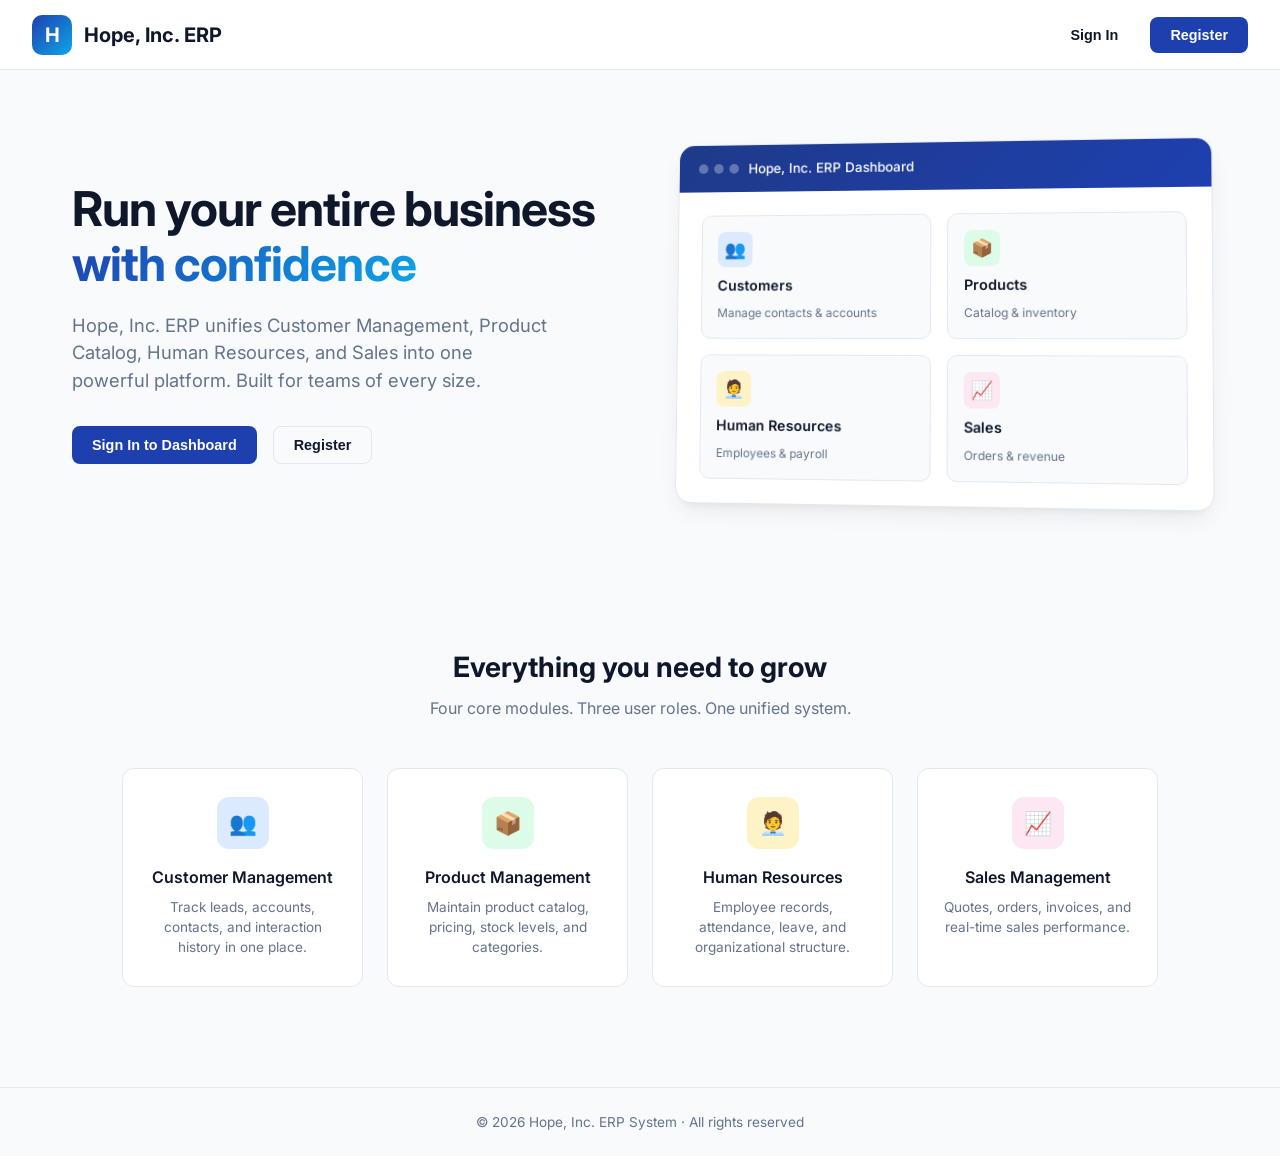
<file: Experimental/Hope ERP/index.html>
<!DOCTYPE html>
<html lang="en">
<head>
  <meta charset="UTF-8" />
  <meta name="viewport" content="width=device-width, initial-scale=1.0" />
  <title>Hope, Inc. ERP – Enterprise Resource Planning</title>
  <link rel="preconnect" href="https://fonts.googleapis.com">
  <link rel="preconnect" href="https://fonts.gstatic.com" crossorigin>
  <link href="https://fonts.googleapis.com/css2?family=Inter:wght@400;500;600;700&display=swap" rel="stylesheet">
  <style>
    :root {
      --primary: #1e40af;
      --primary-dark: #1e3a8a;
      --primary-light: #3b82f6;
      --accent: #0ea5e9;
      --success: #10b981;
      --danger: #ef4444;
      --warning: #f59e0b;
      --bg: #f8fafc;
      --surface: #ffffff;
      --text: #0f172a;
      --text-muted: #64748b;
      --border: #e2e8f0;
      --sidebar: #0f172a;
      --shadow: 0 10px 25px -5px rgb(0 0 0 / 0.08), 0 8px 10px -6px rgb(0 0 0 / 0.05);
      --radius: 12px;
    }

    * { margin: 0; padding: 0; box-sizing: border-box; }

    body {
      font-family: 'Inter', system-ui, -apple-system, sans-serif;
      background: var(--bg);
      color: var(--text);
      line-height: 1.5;
      min-height: 100vh;
    }

    /* ========== LANDING NAVBAR ========== */
    .navbar {
      position: fixed; top: 0; left: 0; right: 0; z-index: 100;
      background: rgba(255,255,255,0.9);
      backdrop-filter: blur(12px);
      border-bottom: 1px solid var(--border);
      padding: 0 2rem; height: 70px;
      display: flex; align-items: center; justify-content: space-between;
    }
    .logo {
      display: flex; align-items: center; gap: 12px;
      text-decoration: none; color: var(--text);
      font-weight: 700; font-size: 1.25rem;
    }
    .logo-icon {
      width: 40px; height: 40px;
      background: linear-gradient(135deg, var(--primary), var(--accent));
      border-radius: 10px;
      display: flex; align-items: center; justify-content: center;
      color: white; font-size: 1.25rem; font-weight: 700;
    }
    .nav-actions { display: flex; gap: 12px; align-items: center; }

    .btn {
      display: inline-flex; align-items: center; justify-content: center; gap: 8px;
      padding: 10px 20px; border-radius: 8px;
      font-weight: 600; font-size: 0.9rem; cursor: pointer;
      border: none; transition: all 0.2s ease; text-decoration: none;
    }
    .btn-ghost { background: transparent; color: var(--text); }
    .btn-ghost:hover { background: #f1f5f9; }
    .btn-primary { background: var(--primary); color: white; }
    .btn-primary:hover { background: var(--primary-dark); transform: translateY(-1px); box-shadow: 0 4px 12px rgba(30,64,175,0.3); }
    .btn-outline { background: transparent; border: 1.5px solid var(--border); color: var(--text); }
    .btn-outline:hover { border-color: var(--primary); color: var(--primary); }
    .btn-google {
      background: white; border: 1.5px solid var(--border); color: var(--text); width: 100%;
    }
    .btn-google:hover { background: #f8fafc; border-color: #cbd5e1; }
    .btn-google img { width: 18px; height: 18px; }

    /* ========== HERO ========== */
    .hero {
      padding: 140px 2rem 80px; max-width: 1200px; margin: 0 auto;
      display: grid; grid-template-columns: 1fr 1fr; gap: 60px; align-items: center;
    }
    .hero-content h1 {
      font-size: 3rem; font-weight: 700; line-height: 1.15;
      letter-spacing: -0.02em; margin-bottom: 1.25rem;
    }
    .hero-content h1 span {
      background: linear-gradient(135deg, var(--primary), var(--accent));
      -webkit-background-clip: text; -webkit-text-fill-color: transparent; background-clip: text;
    }
    .hero-content p {
      font-size: 1.15rem; color: var(--text-muted); margin-bottom: 2rem; max-width: 480px;
    }
    .hero-cta { display: flex; gap: 16px; flex-wrap: wrap; }

    .dashboard-preview {
      background: var(--surface); border-radius: 16px; box-shadow: var(--shadow);
      border: 1px solid var(--border); overflow: hidden;
      transform: perspective(1000px) rotateY(-5deg) rotateX(2deg);
      transition: transform 0.4s ease;
    }
    .dashboard-preview:hover { transform: perspective(1000px) rotateY(0) rotateX(0); }
    .preview-header {
      background: linear-gradient(135deg, #1e3a8a, #1e40af); color: white;
      padding: 14px 20px; display: flex; align-items: center; gap: 10px;
      font-size: 0.85rem; font-weight: 500;
    }
    .preview-dots { display: flex; gap: 6px; }
    .preview-dots span { width: 10px; height: 10px; border-radius: 50%; background: rgba(255,255,255,0.3); }
    .preview-body { padding: 24px; display: grid; grid-template-columns: repeat(2,1fr); gap: 16px; }
    .module-card {
      background: #f8fafc; border: 1px solid var(--border); border-radius: 10px;
      padding: 16px; display: flex; flex-direction: column; gap: 8px;
    }
    .module-icon {
      width: 36px; height: 36px; border-radius: 8px;
      display: flex; align-items: center; justify-content: center; font-size: 1.1rem;
    }
    .module-card h4 { font-size: 0.9rem; font-weight: 600; }
    .module-card p { font-size: 0.75rem; color: var(--text-muted); }

    /* ========== FEATURES ========== */
    .features { padding: 60px 2rem 100px; max-width: 1100px; margin: 0 auto; }
    .section-title { text-align: center; margin-bottom: 48px; }
    .section-title h2 { font-size: 1.75rem; font-weight: 700; margin-bottom: 8px; }
    .section-title p { color: var(--text-muted); }
    .features-grid { display: grid; grid-template-columns: repeat(4,1fr); gap: 24px; }
    .feature-card {
      background: var(--surface); border: 1px solid var(--border); border-radius: var(--radius);
      padding: 28px 24px; text-align: center; transition: all 0.25s ease;
    }
    .feature-card:hover { border-color: var(--primary-light); box-shadow: var(--shadow); transform: translateY(-4px); }
    .feature-icon {
      width: 52px; height: 52px; margin: 0 auto 16px; border-radius: 12px;
      display: flex; align-items: center; justify-content: center; font-size: 1.4rem;
    }
    .feature-card h3 { font-size: 1rem; font-weight: 600; margin-bottom: 8px; }
    .feature-card p { font-size: 0.85rem; color: var(--text-muted); }

    footer {
      border-top: 1px solid var(--border); padding: 24px 2rem;
      text-align: center; color: var(--text-muted); font-size: 0.85rem;
    }

    /* ========== MODALS ========== */
    .modal-overlay {
      position: fixed; inset: 0; background: rgba(15,23,42,0.55);
      backdrop-filter: blur(4px); z-index: 200;
      display: flex; align-items: center; justify-content: center; padding: 20px;
      opacity: 0; visibility: hidden; transition: all 0.25s ease;
    }
    .modal-overlay.active { opacity: 1; visibility: visible; }
    .modal {
      background: var(--surface); border-radius: 16px; width: 100%; max-width: 420px;
      box-shadow: 0 25px 50px -12px rgb(0 0 0 / 0.25);
      transform: translateY(20px) scale(0.98); transition: all 0.25s ease; overflow: hidden;
    }
    .modal-overlay.active .modal { transform: translateY(0) scale(1); }
    .modal-header {
      padding: 24px 28px 0; display: flex; justify-content: space-between; align-items: flex-start;
    }
    .modal-header h2 { font-size: 1.35rem; font-weight: 700; }
    .modal-header p { color: var(--text-muted); font-size: 0.9rem; margin-top: 4px; }
    .modal-close {
      background: none; border: none; font-size: 1.5rem; cursor: pointer;
      color: var(--text-muted); line-height: 1; padding: 4px; border-radius: 6px;
    }
    .modal-close:hover { background: #f1f5f9; color: var(--text); }
    .modal-body { padding: 24px 28px 28px; }
    .form-group { margin-bottom: 18px; }
    .form-group label {
      display: block; font-size: 0.85rem; font-weight: 500; margin-bottom: 6px; color: var(--text);
    }
    .form-group input {
      width: 100%; padding: 11px 14px; border: 1.5px solid var(--border);
      border-radius: 8px; font-size: 0.95rem; font-family: inherit;
      transition: border-color 0.2s, box-shadow 0.2s; background: white;
    }
    .form-group input:focus {
      outline: none; border-color: var(--primary-light);
      box-shadow: 0 0 0 3px rgba(59,130,246,0.15);
    }
    .form-row { display: grid; grid-template-columns: 1fr 1fr; gap: 14px; }
    .password-wrapper { position: relative; }
    .password-wrapper input { padding-right: 44px; }
    .toggle-password {
      position: absolute; right: 12px; top: 50%; transform: translateY(-50%);
      background: none; border: none; cursor: pointer; color: var(--text-muted);
      font-size: 1.1rem; padding: 4px;
    }
    .form-options {
      display: flex; justify-content: space-between; align-items: center;
      margin-bottom: 20px; font-size: 0.85rem;
    }
    .checkbox-label { display: flex; align-items: center; gap: 8px; cursor: pointer; }
    .checkbox-label input { width: 16px; height: 16px; accent-color: var(--primary); }
    .link { color: var(--primary); text-decoration: none; font-weight: 500; cursor: pointer; }
    .link:hover { text-decoration: underline; }
    .btn-full { width: 100%; padding: 12px; font-size: 0.95rem; }
    .form-footer { text-align: center; margin-top: 20px; font-size: 0.9rem; color: var(--text-muted); }
    .divider {
      display: flex; align-items: center; gap: 12px; margin: 20px 0;
      color: var(--text-muted); font-size: 0.85rem;
    }
    .divider::before, .divider::after {
      content: ''; flex: 1; height: 1px; background: var(--border);
    }
    .alert {
      padding: 12px 14px; border-radius: 8px; font-size: 0.85rem;
      margin-bottom: 16px; display: none;
    }
    .alert.show { display: block; }
    .alert-success { background: #ecfdf5; color: #065f46; border: 1px solid #a7f3d0; }
    .alert-error { background: #fef2f2; color: #991b1b; border: 1px solid #fecaca; }
    .alert-info { background: #eff6ff; color: #1e40af; border: 1px solid #bfdbfe; }
    .role-note {
      font-size: 0.8rem; color: var(--text-muted); background: #f1f5f9;
      padding: 10px 12px; border-radius: 8px; margin-bottom: 16px;
    }

    /* ========== DATA TABLES & MODULE UI ========== */
    .module-toolbar {
      display: flex; justify-content: space-between; align-items: center;
      margin-bottom: 20px; flex-wrap: wrap; gap: 12px;
    }
    .module-toolbar h3 { font-size: 1.15rem; font-weight: 600; }
    .toolbar-right { display: flex; gap: 10px; align-items: center; flex-wrap: wrap; }
    .search-input {
      padding: 9px 14px; border: 1.5px solid var(--border); border-radius: 8px;
      font-size: 0.9rem; font-family: inherit; min-width: 200px;
    }
    .search-input:focus {
      outline: none; border-color: var(--primary-light);
      box-shadow: 0 0 0 3px rgba(59,130,246,0.15);
    }
    .btn-sm { padding: 7px 14px; font-size: 0.85rem; }
    .btn-danger { background: #fef2f2; color: #991b1b; border: 1px solid #fecaca; }
    .btn-danger:hover { background: #fee2e2; }
    .btn-success { background: #ecfdf5; color: #065f46; border: 1px solid #a7f3d0; }
    .btn-success:hover { background: #d1fae5; }
    .btn-secondary { background: #f1f5f9; color: var(--text); border: 1px solid var(--border); }
    .btn-secondary:hover { background: #e2e8f0; }

    .data-table-wrap {
      background: white; border: 1px solid var(--border); border-radius: 12px;
      overflow: hidden;
    }
    .data-table {
      width: 100%; border-collapse: collapse; font-size: 0.9rem;
    }
    .data-table th {
      text-align: left; padding: 12px 16px; background: #f8fafc;
      border-bottom: 1px solid var(--border); font-weight: 600;
      font-size: 0.8rem; text-transform: uppercase; letter-spacing: 0.03em;
      color: var(--text-muted); white-space: nowrap;
    }
    .data-table td {
      padding: 12px 16px; border-bottom: 1px solid var(--border);
      vertical-align: middle;
    }
    .data-table tr:last-child td { border-bottom: none; }
    .data-table tr:hover td { background: #f8fafc; }
    .data-table tr.deleted-row td { background: #fef2f2; opacity: 0.85; }
    .data-table tr.deleted-row:hover td { background: #fee2e2; }

    .badge {
      display: inline-block; padding: 3px 8px; border-radius: 12px;
      font-size: 0.75rem; font-weight: 600;
    }
    .badge-active { background: #dcfce7; color: #166534; }
    .badge-deleted { background: #fee2e2; color: #991b1b; }

    .action-btns { display: flex; gap: 6px; flex-wrap: wrap; }
    .action-btns button {
      padding: 5px 10px; font-size: 0.78rem; border-radius: 6px;
      border: 1px solid var(--border); background: white; cursor: pointer;
      font-weight: 500; transition: all 0.15s;
    }
    .action-btns button:hover { background: #f1f5f9; }
    .action-btns .btn-edit:hover { border-color: var(--primary-light); color: var(--primary); }
    .action-btns .btn-del:hover { border-color: #fca5a5; color: #991b1b; background: #fef2f2; }
    .action-btns .btn-restore:hover { border-color: #6ee7b7; color: #065f46; background: #ecfdf5; }

    .stamp-text { font-size: 0.75rem; color: var(--text-muted); max-width: 200px; }
    .empty-state {
      text-align: center; padding: 48px 20px; color: var(--text-muted);
    }
    .empty-state p { margin-top: 8px; }

    .filter-tabs { display: flex; gap: 4px; background: #f1f5f9; padding: 4px; border-radius: 8px; }
    .filter-tab {
      padding: 6px 14px; border-radius: 6px; border: none; background: transparent;
      font-size: 0.85rem; font-weight: 500; cursor: pointer; color: var(--text-muted);
    }
    .filter-tab.active { background: white; color: var(--text); box-shadow: 0 1px 3px rgba(0,0,0,0.08); }

    .modal.modal-lg { max-width: 520px; }
    .modal.modal-xl { max-width: 780px; }
    .modal-body-scroll { max-height: 60vh; overflow-y: auto; }

    /* ========== DASHBOARD ========== */
    #landing { display: block; }
    #dashboard { display: none; min-height: 100vh; }

    .dash-layout { display: flex; min-height: 100vh; }

    .sidebar {
      width: 260px; background: var(--sidebar); color: white;
      display: flex; flex-direction: column; flex-shrink: 0;
    }
    .sidebar-header {
      padding: 20px; display: flex; align-items: center; gap: 12px;
      border-bottom: 1px solid rgba(255,255,255,0.1);
    }
    .sidebar-header .logo-icon { width: 36px; height: 36px; font-size: 1.1rem; }
    .sidebar-header span { font-weight: 700; font-size: 1.1rem; }

    .sidebar-nav { flex: 1; padding: 16px 12px; overflow-y: auto; }
    .nav-section { margin-bottom: 24px; }
    .nav-section-title {
      font-size: 0.7rem; text-transform: uppercase; letter-spacing: 0.05em;
      color: rgba(255,255,255,0.4); padding: 0 12px; margin-bottom: 8px;
    }
    .nav-item {
      display: flex; align-items: center; gap: 12px;
      padding: 10px 12px; border-radius: 8px; color: rgba(255,255,255,0.7);
      text-decoration: none; font-size: 0.9rem; font-weight: 500;
      cursor: pointer; transition: all 0.15s; margin-bottom: 2px;
    }
    .nav-item:hover { background: rgba(255,255,255,0.08); color: white; }
    .nav-item.active { background: var(--primary); color: white; }
    .nav-item .icon { font-size: 1.15rem; width: 22px; text-align: center; }
    .nav-item.disabled { opacity: 0.4; cursor: not-allowed; }

    .sidebar-footer {
      padding: 16px; border-top: 1px solid rgba(255,255,255,0.1);
    }
    .user-info {
      display: flex; align-items: center; gap: 12px; padding: 8px;
      border-radius: 8px; cursor: pointer;
    }
    .user-info:hover { background: rgba(255,255,255,0.08); }
    .user-avatar {
      width: 36px; height: 36px; border-radius: 50%;
      background: linear-gradient(135deg, var(--primary-light), var(--accent));
      display: flex; align-items: center; justify-content: center;
      font-weight: 600; font-size: 0.9rem;
    }
    .user-details { flex: 1; min-width: 0; }
    .user-details .name { font-size: 0.85rem; font-weight: 600; white-space: nowrap; overflow: hidden; text-overflow: ellipsis; }
    .user-details .role {
      font-size: 0.7rem; color: rgba(255,255,255,0.5);
      text-transform: uppercase; letter-spacing: 0.03em;
    }

    .main-content { flex: 1; display: flex; flex-direction: column; overflow: hidden; }
    .topbar {
      height: 64px; background: white; border-bottom: 1px solid var(--border);
      display: flex; align-items: center; justify-content: space-between;
      padding: 0 28px;
    }
    .topbar-title { font-size: 1.15rem; font-weight: 600; }
    .topbar-actions { display: flex; align-items: center; gap: 12px; }
    .role-badge {
      padding: 4px 10px; border-radius: 20px; font-size: 0.75rem;
      font-weight: 600; text-transform: uppercase; letter-spacing: 0.03em;
    }
    .role-superadmin { background: #fef3c7; color: #92400e; }
    .role-admin { background: #dbeafe; color: #1e40af; }
    .role-user { background: #dcfce7; color: #166534; }

    .content-area { flex: 1; padding: 28px; overflow-y: auto; }

    .stats-grid {
      display: grid; grid-template-columns: repeat(4, 1fr); gap: 20px; margin-bottom: 28px;
    }
    .stat-card {
      background: white; border: 1px solid var(--border); border-radius: 12px;
      padding: 20px; display: flex; flex-direction: column; gap: 8px;
    }
    .stat-card .label { font-size: 0.85rem; color: var(--text-muted); }
    .stat-card .value { font-size: 1.75rem; font-weight: 700; }
    .stat-card .change { font-size: 0.8rem; color: var(--success); }

    .panel {
      background: white; border: 1px solid var(--border); border-radius: 12px;
      padding: 24px; margin-bottom: 24px;
    }
    .panel h3 { font-size: 1.05rem; font-weight: 600; margin-bottom: 16px; }
    .welcome-msg {
      background: linear-gradient(135deg, #1e3a8a, #1e40af); color: white;
      border-radius: 12px; padding: 28px; margin-bottom: 28px;
    }
    .welcome-msg h2 { font-size: 1.4rem; margin-bottom: 6px; }
    .welcome-msg p { opacity: 0.85; font-size: 0.95rem; }

    .quick-actions {
      display: grid; grid-template-columns: repeat(auto-fill, minmax(180px, 1fr)); gap: 12px;
    }
    .quick-btn {
      display: flex; align-items: center; gap: 10px;
      padding: 14px 16px; background: #f8fafc; border: 1px solid var(--border);
      border-radius: 10px; cursor: pointer; font-size: 0.9rem; font-weight: 500;
      transition: all 0.15s; text-align: left;
    }
    .quick-btn:hover { border-color: var(--primary-light); background: #eff6ff; }
    .quick-btn.locked { opacity: 0.45; cursor: not-allowed; }

    /* Demo users hint */
    .demo-hint {
      background: #fffbeb; border: 1px solid #fcd34d; border-radius: 8px;
      padding: 12px 14px; font-size: 0.8rem; color: #92400e; margin-bottom: 16px;
    }
    .demo-hint strong { display: block; margin-bottom: 4px; }

    /* Responsive */
    @media (max-width: 900px) {
      .hero { grid-template-columns: 1fr; padding-top: 120px; text-align: center; }
      .hero-content p { margin-left: auto; margin-right: auto; }
      .hero-cta { justify-content: center; }
      .features-grid { grid-template-columns: repeat(2,1fr); }
      .dashboard-preview { transform: none; }
      .stats-grid { grid-template-columns: repeat(2,1fr); }
      .sidebar { width: 220px; }
    }
    @media (max-width: 560px) {
      .navbar { padding: 0 1rem; }
      .hero-content h1 { font-size: 2.1rem; }
      .features-grid { grid-template-columns: 1fr; }
      .form-row { grid-template-columns: 1fr; }
      .stats-grid { grid-template-columns: 1fr; }
      .sidebar { display: none; }
    }

    /* Print / PDF */
    .report-print-area { }
    .report-actions { display: flex; gap: 8px; align-items: center; }
    @media print {
      body * { visibility: hidden !important; }
      .report-print-area, .report-print-area * { visibility: visible !important; }
      .report-print-area {
        position: absolute; left: 0; top: 0; width: 100%;
        padding: 20px;
      }
      .sidebar, .topbar, .filter-tabs, .report-actions,
      .toolbar-right label, .search-input, .btn { display: none !important; }
      .data-table-wrap { border: none; box-shadow: none; }
      .data-table th { background: #eee !important; -webkit-print-color-adjust: exact; print-color-adjust: exact; }
      .module-toolbar h3 { font-size: 18pt; margin-bottom: 12px; }
    }
  </style>
</head>
<body>

  <!-- ==================== LANDING PAGE ==================== -->
  <div id="landing">
    <nav class="navbar">
      <a href="#" class="logo">
        <div class="logo-icon">H</div>
        Hope, Inc. ERP
      </a>
      <div class="nav-actions">
        <button class="btn btn-ghost" onclick="openModal('login')">Sign In</button>
        <button class="btn btn-primary" onclick="openModal('register')">Register</button>
      </div>
    </nav>

    <section class="hero">
      <div class="hero-content">
        <h1>Run your entire business<br><span>with confidence</span></h1>
        <p>
          Hope, Inc. ERP unifies Customer Management, Product Catalog, Human Resources, 
          and Sales into one powerful platform. Built for teams of every size.
        </p>
        <div class="hero-cta">
          <button class="btn btn-primary" onclick="openModal('login')">
            Sign In to Dashboard
          </button>
          <button class="btn btn-outline" onclick="openModal('register')">
            Register
          </button>
        </div>
      </div>

      <div class="hero-visual">
        <div class="dashboard-preview">
          <div class="preview-header">
            <div class="preview-dots"><span></span><span></span><span></span></div>
            Hope, Inc. ERP Dashboard
          </div>
          <div class="preview-body">
            <div class="module-card">
              <div class="module-icon" style="background:#dbeafe;color:#1e40af;">👥</div>
              <h4>Customers</h4>
              <p>Manage contacts & accounts</p>
            </div>
            <div class="module-card">
              <div class="module-icon" style="background:#dcfce7;color:#166534;">📦</div>
              <h4>Products</h4>
              <p>Catalog & inventory</p>
            </div>
            <div class="module-card">
              <div class="module-icon" style="background:#fef3c7;color:#92400e;">🧑‍💼</div>
              <h4>Human Resources</h4>
              <p>Employees & payroll</p>
            </div>
            <div class="module-card">
              <div class="module-icon" style="background:#fce7f3;color:#9d174d;">📈</div>
              <h4>Sales</h4>
              <p>Orders & revenue</p>
            </div>
          </div>
        </div>
      </div>
    </section>

    <section class="features">
      <div class="section-title">
        <h2>Everything you need to grow</h2>
        <p>Four core modules. Three user roles. One unified system.</p>
      </div>
      <div class="features-grid">
        <div class="feature-card">
          <div class="feature-icon" style="background:#dbeafe;color:#1e40af;">👥</div>
          <h3>Customer Management</h3>
          <p>Track leads, accounts, contacts, and interaction history in one place.</p>
        </div>
        <div class="feature-card">
          <div class="feature-icon" style="background:#dcfce7;color:#166534;">📦</div>
          <h3>Product Management</h3>
          <p>Maintain product catalog, pricing, stock levels, and categories.</p>
        </div>
        <div class="feature-card">
          <div class="feature-icon" style="background:#fef3c7;color:#92400e;">🧑‍💼</div>
          <h3>Human Resources</h3>
          <p>Employee records, attendance, leave, and organizational structure.</p>
        </div>
        <div class="feature-card">
          <div class="feature-icon" style="background:#fce7f3;color:#9d174d;">📈</div>
          <h3>Sales Management</h3>
          <p>Quotes, orders, invoices, and real-time sales performance.</p>
        </div>
      </div>
    </section>

    <footer>© 2026 Hope, Inc. ERP System · All rights reserved</footer>
  </div>

  <!-- ==================== DASHBOARD ==================== -->
  <div id="dashboard">
    <div class="dash-layout">
      <!-- Sidebar -->
      <aside class="sidebar">
        <div class="sidebar-header">
          <div class="logo-icon">H</div>
          <span>Hope, Inc. ERP</span>
        </div>
        <nav class="sidebar-nav" id="sidebarNav">
          <!-- Populated by JS based on role -->
        </nav>
        <div class="sidebar-footer">
          <div class="user-info" onclick="logout()">
            <div class="user-avatar" id="userAvatar">U</div>
            <div class="user-details">
              <div class="name" id="userName">User</div>
              <div class="role" id="userRoleLabel">User</div>
            </div>
            <span style="opacity:0.5;font-size:0.8rem;">Logout</span>
          </div>
        </div>
      </aside>

      <!-- Main -->
      <div class="main-content">
        <header class="topbar">
          <div class="topbar-title" id="pageTitle">Dashboard</div>
          <div class="topbar-actions">
            <span class="role-badge" id="roleBadge">User</span>
          </div>
        </header>
        <div class="content-area" id="contentArea">
          <!-- Dynamic content -->
        </div>
      </div>
    </div>
  </div>

  <!-- ==================== LOGIN MODAL ==================== -->
  <div class="modal-overlay" id="loginModal">
    <div class="modal">
      <div class="modal-header">
        <div>
          <h2>Welcome back</h2>
          <p>Sign in to your Hope, Inc. ERP account</p>
        </div>
        <button class="modal-close" onclick="closeModal('login')">&times;</button>
      </div>
      <div class="modal-body">
        <div class="demo-hint">
          <strong>Demo Admin accounts (any password works):</strong>
          admin@hope.com / manager@hope.com → Admin<br>
          Or register a new account (starts as User)
        </div>
        <div class="alert alert-error" id="loginError"></div>
        <form id="loginForm" onsubmit="handleLogin(event)">
          <div class="form-group">
            <label for="loginEmail">Email address</label>
            <input type="email" id="loginEmail" placeholder="you@company.com" required />
          </div>
          <div class="form-group">
            <label for="loginPassword">Password</label>
            <div class="password-wrapper">
              <input type="password" id="loginPassword" placeholder="Enter your password" required />
              <button type="button" class="toggle-password" onclick="togglePassword('loginPassword', this)">👁</button>
            </div>
          </div>
          <div class="form-options">
            <label class="checkbox-label">
              <input type="checkbox" id="rememberMe" /> Remember me
            </label>
            <a class="link" onclick="switchModal('login','reset')">Forgot password?</a>
          </div>
          <button type="submit" class="btn btn-primary btn-full" onclick="handleLogin(event)">Sign In</button>
        </form>
        <div class="divider">or</div>
        <button class="btn btn-google" onclick="handleGoogleSignIn()">
          <svg width="18" height="18" viewBox="0 0 48 48"><path fill="#EA4335" d="M24 9.5c3.54 0 6.71 1.22 9.21 3.6l6.85-6.85C35.9 2.38 30.47 0 24 0 14.62 0 6.51 5.38 2.56 13.22l7.98 6.19C12.43 13.72 17.74 9.5 24 9.5z"/><path fill="#4285F4" d="M46.98 24.55c0-1.57-.15-3.09-.38-4.55H24v9.02h12.94c-.58 2.96-2.26 5.48-4.78 7.18l7.73 6c4.51-4.18 7.09-10.36 7.09-17.65z"/><path fill="#FBBC05" d="M10.53 28.59c-.48-1.45-.76-2.99-.76-4.59s.27-3.14.76-4.59l-7.98-6.19C.92 16.46 0 20.12 0 24c0 3.88.92 7.54 2.56 10.78l7.97-6.19z"/><path fill="#34A853" d="M24 48c6.48 0 11.93-2.13 15.89-5.81l-7.73-6c-2.15 1.45-4.92 2.3-8.16 2.3-6.26 0-11.57-4.22-13.47-9.91l-7.98 6.19C6.51 42.62 14.62 48 24 48z"/></svg>
          Continue with Google
        </button>
        <div class="form-footer">
          Don't have an account? <a class="link" onclick="switchModal('login','register')">Register</a>
        </div>
      </div>
    </div>
  </div>

  <!-- ==================== REGISTER MODAL ==================== -->
  <div class="modal-overlay" id="registerModal">
    <div class="modal">
      <div class="modal-header">
        <div>
          <h2>Create your account</h2>
          <p>Join Hope, Inc. ERP</p>
        </div>
        <button class="modal-close" onclick="closeModal('register')">&times;</button>
      </div>
      <div class="modal-body">
        <div class="alert alert-error" id="registerError"></div>
        <div class="alert alert-success" id="registerSuccess"></div>
        <div class="role-note">
          New accounts are created as <strong>User</strong>. Superadmin and Admin roles can only be assigned by existing administrators.
        </div>
        <form id="registerForm" onsubmit="handleRegister(event)">
          <div class="form-row">
            <div class="form-group">
              <label for="regFirstName">First name</label>
              <input type="text" id="regFirstName" placeholder="John" required />
            </div>
            <div class="form-group">
              <label for="regLastName">Last name</label>
              <input type="text" id="regLastName" placeholder="Doe" required />
            </div>
          </div>
          <div class="form-group">
            <label for="regEmail">Email address</label>
            <input type="email" id="regEmail" placeholder="you@company.com" required />
          </div>
          <button type="submit" class="btn btn-primary btn-full">Register</button>
        </form>
        <div class="divider">or</div>
        <button class="btn btn-google" onclick="handleGoogleSignIn()">
          <svg width="18" height="18" viewBox="0 0 48 48"><path fill="#EA4335" d="M24 9.5c3.54 0 6.71 1.22 9.21 3.6l6.85-6.85C35.9 2.38 30.47 0 24 0 14.62 0 6.51 5.38 2.56 13.22l7.98 6.19C12.43 13.72 17.74 9.5 24 9.5z"/><path fill="#4285F4" d="M46.98 24.55c0-1.57-.15-3.09-.38-4.55H24v9.02h12.94c-.58 2.96-2.26 5.48-4.78 7.18l7.73 6c4.51-4.18 7.09-10.36 7.09-17.65z"/><path fill="#FBBC05" d="M10.53 28.59c-.48-1.45-.76-2.99-.76-4.59s.27-3.14.76-4.59l-7.98-6.19C.92 16.46 0 20.12 0 24c0 3.88.92 7.54 2.56 10.78l7.97-6.19z"/><path fill="#34A853" d="M24 48c6.48 0 11.93-2.13 15.89-5.81l-7.73-6c-2.15 1.45-4.92 2.3-8.16 2.3-6.26 0-11.57-4.22-13.47-9.91l-7.98 6.19C6.51 42.62 14.62 48 24 48z"/></svg>
          Continue with Google
        </button>
        <div class="form-footer">
          Already have an account? <a class="link" onclick="switchModal('register','login')">Sign in</a>
        </div>
      </div>
    </div>
  </div>

  <!-- ==================== RESET PASSWORD MODAL ==================== -->
  <div class="modal-overlay" id="resetModal">
    <div class="modal">
      <div class="modal-header">
        <div>
          <h2>Reset password</h2>
          <p>We'll send you a secure link to reset it</p>
        </div>
        <button class="modal-close" onclick="closeModal('reset')">&times;</button>
      </div>
      <div class="modal-body">
        <div class="alert alert-error" id="resetError"></div>
        <div class="alert alert-success" id="resetSuccess"></div>
        <form id="resetForm" onsubmit="handleReset(event)">
          <div class="form-group">
            <label for="resetEmail">Email address</label>
            <input type="email" id="resetEmail" placeholder="you@company.com" required />
          </div>
          <button type="submit" class="btn btn-primary btn-full">Send Reset Link</button>
        </form>
        <div class="form-footer">
          Remember your password? <a class="link" onclick="switchModal('reset','login')">Back to Sign In</a>
        </div>
      </div>
    </div>
  </div>

  <!-- ==================== CUSTOMER FORM MODAL ==================== -->
  <div class="modal-overlay" id="customerModal">
    <div class="modal modal-lg">
      <div class="modal-header">
        <div>
          <h2 id="customerModalTitle">Add Customer</h2>
          <p id="customerModalSub">Enter customer details</p>
        </div>
        <button class="modal-close" onclick="closeCustomerModal()">&times;</button>
      </div>
      <div class="modal-body">
        <div class="alert alert-error" id="customerError"></div>
        <form id="customerForm" onsubmit="saveCustomer(event)">
          <input type="hidden" id="custEditNo" value="" />
          <div class="form-group">
            <label for="custNo">Customer No.</label>
            <input type="text" id="custNo" placeholder="e.g. C-001" required />
          </div>
          <div class="form-group">
            <label for="custName">Customer Name</label>
            <input type="text" id="custName" placeholder="Company or person name" required />
          </div>
          <div class="form-group">
            <label for="custAddress">Address</label>
            <input type="text" id="custAddress" placeholder="Full address" required />
          </div>
          <div class="form-group">
            <label for="custPayterms">Payment Terms</label>
            <input type="text" id="custPayterms" placeholder="e.g. Net 30, COD, Prepaid" required />
          </div>
          <div style="display:flex;gap:10px;margin-top:8px;">
            <button type="submit" class="btn btn-primary btn-full" id="customerSaveBtn">Save Customer</button>
            <button type="button" class="btn btn-secondary" onclick="closeCustomerModal()" style="min-width:100px;">Cancel</button>
          </div>
        </form>
      </div>
    </div>
  </div>

  <!-- ==================== PRODUCT FORM MODAL ==================== -->
  <div class="modal-overlay" id="productModal">
    <div class="modal modal-lg">
      <div class="modal-header">
        <div>
          <h2 id="productModalTitle">Add Product</h2>
          <p id="productModalSub">Enter product details</p>
        </div>
        <button class="modal-close" onclick="closeProductModal()">&times;</button>
      </div>
      <div class="modal-body">
        <div class="alert alert-error" id="productError"></div>
        <form id="productForm" onsubmit="saveProduct(event)">
          <input type="hidden" id="prodEditCode" value="" />
          <div class="form-group">
            <label for="prodCode">Product Code</label>
            <input type="text" id="prodCode" placeholder="e.g. P-001" required />
          </div>
          <div class="form-group">
            <label for="prodDesc">Description</label>
            <input type="text" id="prodDesc" placeholder="Product description" required />
          </div>
          <div class="form-group">
            <label for="prodUnit">Unit</label>
            <input type="text" id="prodUnit" placeholder="e.g. pcs, box, kg, liter" required />
          </div>
          <div style="display:flex;gap:10px;margin-top:8px;">
            <button type="submit" class="btn btn-primary btn-full" id="productSaveBtn">Save Product</button>
            <button type="button" class="btn btn-secondary" onclick="closeProductModal()" style="min-width:100px;">Cancel</button>
          </div>
        </form>
      </div>
    </div>
  </div>

  <!-- ==================== PRICE HISTORY FORM MODAL ==================== -->
  <div class="modal-overlay" id="priceModal">
    <div class="modal modal-lg">
      <div class="modal-header">
        <div>
          <h2 id="priceModalTitle">Add Price</h2>
          <p id="priceModalSub">Set unit price for product</p>
        </div>
        <button class="modal-close" onclick="closePriceModal()">&times;</button>
      </div>
      <div class="modal-body">
        <div class="alert alert-error" id="priceError"></div>
        <form id="priceForm" onsubmit="savePrice(event)">
          <input type="hidden" id="priceEditKey" value="" />
          <div class="form-group">
            <label for="priceProdCode">Product Code</label>
            <input type="text" id="priceProdCode" readonly />
          </div>
          <div class="form-group">
            <label for="priceEffDate">Effective Date</label>
            <input type="date" id="priceEffDate" required />
          </div>
          <div class="form-group">
            <label for="priceUnitPrice">Unit Price</label>
            <input type="number" id="priceUnitPrice" step="0.01" min="0" placeholder="0.00" required />
          </div>
          <div style="display:flex;gap:10px;margin-top:8px;">
            <button type="submit" class="btn btn-primary btn-full" id="priceSaveBtn">Save Price</button>
            <button type="button" class="btn btn-secondary" onclick="closePriceModal()" style="min-width:100px;">Cancel</button>
          </div>
        </form>
      </div>
    </div>
  </div>

  <!-- ==================== PRICE HISTORY LIST MODAL ==================== -->
  <div class="modal-overlay" id="priceHistModal">
    <div class="modal modal-xl">
      <div class="modal-header">
        <div>
          <h2 id="priceHistTitle">Price History</h2>
          <p id="priceHistSub">Manage unit prices by effective date</p>
        </div>
        <button class="modal-close" onclick="closePriceHistModal()">&times;</button>
      </div>
      <div class="modal-body">
        <div id="priceHistToolbar" style="display:flex;justify-content:space-between;align-items:center;margin-bottom:16px;flex-wrap:wrap;gap:10px;"></div>
        <div class="data-table-wrap modal-body-scroll">
          <table class="data-table">
            <thead>
              <tr>
                <th>Effective Date</th>
                <th>Unit Price</th>
                <th>Status</th>
                <th>Stamp</th>
                <th>Actions</th>
              </tr>
            </thead>
            <tbody id="priceHistBody"></tbody>
          </table>
        </div>
      </div>
    </div>
  </div>

  <!-- ==================== HR: EMPLOYEE MODAL ==================== -->
  <div class="modal-overlay" id="empModal">
    <div class="modal modal-lg">
      <div class="modal-header">
        <div><h2 id="empModalTitle">Add Employee</h2><p id="empModalSub">Enter employee details</p></div>
        <button class="modal-close" onclick="closeEmpModal()">&times;</button>
      </div>
      <div class="modal-body">
        <div class="alert alert-error" id="empError"></div>
        <form id="empForm" onsubmit="saveEmployee(event)">
          <input type="hidden" id="empEditNo" value="" />
          <div class="form-row">
            <div class="form-group"><label>Employee No.</label><input type="text" id="empNo" required placeholder="E-001" /></div>
            <div class="form-group"><label>Gender</label>
              <select id="empGender" required style="width:100%;padding:11px 14px;border:1.5px solid var(--border);border-radius:8px;font-size:0.95rem;font-family:inherit;">
                <option value="M">Male</option><option value="F">Female</option><option value="O">Other</option>
              </select>
            </div>
          </div>
          <div class="form-row">
            <div class="form-group"><label>First Name</label><input type="text" id="empFirst" required /></div>
            <div class="form-group"><label>Last Name</label><input type="text" id="empLast" required /></div>
          </div>
          <div class="form-row">
            <div class="form-group"><label>Birth Date</label><input type="date" id="empBirth" required /></div>
            <div class="form-group"><label>Hire Date</label><input type="date" id="empHire" required /></div>
          </div>
          <div class="form-group"><label>Separation Date (optional)</label><input type="date" id="empSep" /></div>
          <div style="display:flex;gap:10px;margin-top:8px;">
            <button type="submit" class="btn btn-primary btn-full" id="empSaveBtn">Save Employee</button>
            <button type="button" class="btn btn-secondary" onclick="closeEmpModal()" style="min-width:100px;">Cancel</button>
          </div>
        </form>
      </div>
    </div>
  </div>

  <!-- ==================== HR: JOB MODAL ==================== -->
  <div class="modal-overlay" id="jobModal">
    <div class="modal">
      <div class="modal-header">
        <div><h2 id="jobModalTitle">Add Job</h2><p>Job code and description</p></div>
        <button class="modal-close" onclick="closeJobModal()">&times;</button>
      </div>
      <div class="modal-body">
        <div class="alert alert-error" id="jobError"></div>
        <form id="jobForm" onsubmit="saveJob(event)">
          <input type="hidden" id="jobEditCode" value="" />
          <div class="form-group"><label>Job Code</label><input type="text" id="jobCode" required placeholder="J-001" /></div>
          <div class="form-group"><label>Job Description</label><input type="text" id="jobDesc" required /></div>
          <div style="display:flex;gap:10px;margin-top:8px;">
            <button type="submit" class="btn btn-primary btn-full" id="jobSaveBtn">Save Job</button>
            <button type="button" class="btn btn-secondary" onclick="closeJobModal()" style="min-width:100px;">Cancel</button>
          </div>
        </form>
      </div>
    </div>
  </div>

  <!-- ==================== HR: DEPARTMENT MODAL ==================== -->
  <div class="modal-overlay" id="deptModal">
    <div class="modal">
      <div class="modal-header">
        <div><h2 id="deptModalTitle">Add Department</h2><p>Department code and name</p></div>
        <button class="modal-close" onclick="closeDeptModal()">&times;</button>
      </div>
      <div class="modal-body">
        <div class="alert alert-error" id="deptError"></div>
        <form id="deptForm" onsubmit="saveDept(event)">
          <input type="hidden" id="deptEditCode" value="" />
          <div class="form-group"><label>Department Code</label><input type="text" id="deptCode" required placeholder="D-001" /></div>
          <div class="form-group"><label>Department Name</label><input type="text" id="deptName" required /></div>
          <div style="display:flex;gap:10px;margin-top:8px;">
            <button type="submit" class="btn btn-primary btn-full" id="deptSaveBtn">Save Department</button>
            <button type="button" class="btn btn-secondary" onclick="closeDeptModal()" style="min-width:100px;">Cancel</button>
          </div>
        </form>
      </div>
    </div>
  </div>

  <!-- ==================== HR: JOB HISTORY FORM MODAL ==================== -->
  <div class="modal-overlay" id="jhFormModal">
    <div class="modal modal-lg">
      <div class="modal-header">
        <div><h2 id="jhFormTitle">Add Job History</h2><p id="jhFormSub">Assignment details</p></div>
        <button class="modal-close" onclick="closeJhFormModal()">&times;</button>
      </div>
      <div class="modal-body">
        <div class="alert alert-error" id="jhError"></div>
        <form id="jhForm" onsubmit="saveJobHistory(event)">
          <input type="hidden" id="jhEditKey" value="" />
          <div class="form-group"><label>Employee No.</label><input type="text" id="jhEmpNo" readonly /></div>
          <div class="form-row">
            <div class="form-group"><label>Effective Date</label><input type="date" id="jhEffDate" required /></div>
            <div class="form-group"><label>Salary</label><input type="number" id="jhSalary" step="0.01" min="0" required /></div>
          </div>
          <div class="form-row">
            <div class="form-group"><label>Job</label>
              <select id="jhJobCode" required style="width:100%;padding:11px 14px;border:1.5px solid var(--border);border-radius:8px;font-size:0.95rem;font-family:inherit;"></select>
            </div>
            <div class="form-group"><label>Department</label>
              <select id="jhDeptCode" required style="width:100%;padding:11px 14px;border:1.5px solid var(--border);border-radius:8px;font-size:0.95rem;font-family:inherit;"></select>
            </div>
          </div>
          <div style="display:flex;gap:10px;margin-top:8px;">
            <button type="submit" class="btn btn-primary btn-full" id="jhSaveBtn">Save</button>
            <button type="button" class="btn btn-secondary" onclick="closeJhFormModal()" style="min-width:100px;">Cancel</button>
          </div>
        </form>
      </div>
    </div>
  </div>

  <!-- ==================== HR: JOB HISTORY LIST MODAL ==================== -->
  <div class="modal-overlay" id="jhListModal">
    <div class="modal modal-xl">
      <div class="modal-header">
        <div><h2 id="jhListTitle">Job History</h2><p id="jhListSub">Employment assignments</p></div>
        <button class="modal-close" onclick="closeJhListModal()">&times;</button>
      </div>
      <div class="modal-body">
        <div id="jhListToolbar" style="display:flex;justify-content:space-between;align-items:center;margin-bottom:16px;flex-wrap:wrap;gap:10px;"></div>
        <div class="data-table-wrap modal-body-scroll">
          <table class="data-table">
            <thead><tr id="jhListHead"></tr></thead>
            <tbody id="jhListBody"></tbody>
          </table>
        </div>
      </div>
    </div>
  </div>

  <!-- ==================== SALES HEADER MODAL ==================== -->
  <div class="modal-overlay" id="salesModal">
    <div class="modal modal-lg">
      <div class="modal-header">
        <div><h2 id="salesModalTitle">New Sale</h2><p id="salesModalSub">Transaction header</p></div>
        <button class="modal-close" onclick="closeSalesModal()">&times;</button>
      </div>
      <div class="modal-body">
        <div class="alert alert-error" id="salesError"></div>
        <form id="salesForm" onsubmit="saveSale(event)">
          <input type="hidden" id="salesEditNo" value="" />
          <div class="form-group"><label>Transaction No.</label><input type="text" id="salesTransNo" required placeholder="T-001" /></div>
          <div class="form-group"><label>Sales Date</label><input type="date" id="salesDate" required /></div>
          <div class="form-group"><label>Customer</label>
            <select id="salesCustNo" required style="width:100%;padding:11px 14px;border:1.5px solid var(--border);border-radius:8px;font-size:0.95rem;font-family:inherit;"></select>
          </div>
          <div class="form-group"><label>Employee (Salesperson)</label>
            <select id="salesEmpNo" required style="width:100%;padding:11px 14px;border:1.5px solid var(--border);border-radius:8px;font-size:0.95rem;font-family:inherit;"></select>
          </div>
          <div style="display:flex;gap:10px;margin-top:8px;">
            <button type="submit" class="btn btn-primary btn-full" id="salesSaveBtn">Save Sale</button>
            <button type="button" class="btn btn-secondary" onclick="closeSalesModal()" style="min-width:100px;">Cancel</button>
          </div>
        </form>
      </div>
    </div>
  </div>

  <!-- ==================== SALES DETAIL FORM MODAL ==================== -->
  <div class="modal-overlay" id="sdFormModal">
    <div class="modal modal-lg">
      <div class="modal-header">
        <div><h2 id="sdFormTitle">Add Line Item</h2><p id="sdFormSub">Product and quantity</p></div>
        <button class="modal-close" onclick="closeSdFormModal()">&times;</button>
      </div>
      <div class="modal-body">
        <div class="alert alert-error" id="sdError"></div>
        <form id="sdForm" onsubmit="saveSalesDetail(event)">
          <input type="hidden" id="sdEditKey" value="" />
          <div class="form-group"><label>Transaction No.</label><input type="text" id="sdTransNo" readonly /></div>
          <div class="form-group"><label>Product</label>
            <select id="sdProdCode" required style="width:100%;padding:11px 14px;border:1.5px solid var(--border);border-radius:8px;font-size:0.95rem;font-family:inherit;"
              onchange="updateSdPriceHint()"></select>
          </div>
          <div class="form-group"><label>Quantity</label><input type="number" id="sdQty" min="1" step="1" required value="1" /></div>
          <p id="sdPriceHint" style="font-size:0.85rem;color:var(--text-muted);margin-bottom:12px;"></p>
          <div style="display:flex;gap:10px;margin-top:8px;">
            <button type="submit" class="btn btn-primary btn-full" id="sdSaveBtn">Save Line</button>
            <button type="button" class="btn btn-secondary" onclick="closeSdFormModal()" style="min-width:100px;">Cancel</button>
          </div>
        </form>
      </div>
    </div>
  </div>

  <!-- ==================== SALES DETAIL LIST MODAL ==================== -->
  <div class="modal-overlay" id="sdListModal">
    <div class="modal modal-xl">
      <div class="modal-header">
        <div><h2 id="sdListTitle">Sale Details</h2><p id="sdListSub">Line items</p></div>
        <button class="modal-close" onclick="closeSdListModal()">&times;</button>
      </div>
      <div class="modal-body">
        <div id="sdListToolbar" style="display:flex;justify-content:space-between;align-items:center;margin-bottom:16px;flex-wrap:wrap;gap:10px;"></div>
        <div class="data-table-wrap modal-body-scroll">
          <table class="data-table">
            <thead><tr id="sdListHead"></tr></thead>
            <tbody id="sdListBody"></tbody>
          </table>
        </div>
        <div id="sdListTotal" style="text-align:right;margin-top:12px;font-weight:600;font-size:1.05rem;"></div>
      </div>
    </div>
  </div>

  <!-- ==================== USER MGMT: ADD/EDIT USER MODAL ==================== -->
  <div class="modal-overlay" id="umUserModal">
    <div class="modal modal-lg">
      <div class="modal-header">
        <div><h2 id="umUserTitle">Add User</h2><p>Account details</p></div>
        <button class="modal-close" onclick="closeUmUserModal()">&times;</button>
      </div>
      <div class="modal-body">
        <div class="alert alert-error" id="umUserError"></div>
        <form id="umUserForm" onsubmit="saveUmUser(event)">
          <input type="hidden" id="umEditEmail" value="" />
          <div class="form-row">
            <div class="form-group"><label>First Name</label><input type="text" id="umFirst" required /></div>
            <div class="form-group"><label>Last Name</label><input type="text" id="umLast" required /></div>
          </div>
          <div class="form-group"><label>Email</label><input type="email" id="umEmail" required /></div>
          <div class="form-row">
            <div class="form-group"><label>Role</label>
              <select id="umRole" required style="width:100%;padding:11px 14px;border:1.5px solid var(--border);border-radius:8px;font-size:0.95rem;font-family:inherit;"></select>
            </div>
            <div class="form-group"><label>Status</label>
              <select id="umStatus" required style="width:100%;padding:11px 14px;border:1.5px solid var(--border);border-radius:8px;font-size:0.95rem;font-family:inherit;">
                <option value="active">Active</option>
                <option value="pending">Pending</option>
                <option value="blocked">Blocked</option>
                <option value="disapproved">Disapproved</option>
              </select>
            </div>
          </div>
          <div style="display:flex;gap:10px;margin-top:8px;">
            <button type="submit" class="btn btn-primary btn-full">Save User</button>
            <button type="button" class="btn btn-secondary" onclick="closeUmUserModal()" style="min-width:100px;">Cancel</button>
          </div>
        </form>
      </div>
    </div>
  </div>

  <!-- ==================== USER MGMT: RIGHTS MODAL ==================== -->
  <div class="modal-overlay" id="umRightsModal">
    <div class="modal modal-xl">
      <div class="modal-header">
        <div><h2 id="umRightsTitle">Assign Rights</h2><p id="umRightsSub">Module and function access</p></div>
        <button class="modal-close" onclick="closeUmRightsModal()">&times;</button>
      </div>
      <div class="modal-body">
        <div id="umRightsBody" class="modal-body-scroll"></div>
        <div style="display:flex;gap:10px;margin-top:16px;">
          <button type="button" class="btn btn-primary btn-full" onclick="saveUmRights()">Save Rights</button>
          <button type="button" class="btn btn-secondary" onclick="closeUmRightsModal()" style="min-width:100px;">Cancel</button>
        </div>
      </div>
    </div>
  </div>

  <script>
    // ========== User Database + Permissions ==========
    const ALL_PERMS = {
      'customers.view': 'View Customers',
      'customers.add': 'Add Customer',
      'customers.edit': 'Edit Customer',
      'customers.delete': 'Delete Customer',
      'products.view': 'View Products',
      'products.add': 'Add Product',
      'products.edit': 'Edit Product',
      'products.delete': 'Delete Product',
      'products.priceAdd': 'Add Price',
      'products.priceEdit': 'Edit Price',
      'products.priceDelete': 'Delete Price',
      'hr.view': 'View Human Resources',
      'hr.jobAdd': 'Add Job',
      'hr.jobEdit': 'Edit Job',
      'hr.jobDelete': 'Delete Job',
      'hr.deptAdd': 'Add Department',
      'hr.deptEdit': 'Edit Department',
      'hr.deptDelete': 'Delete Department',
      'hr.empAdd': 'Add Employee',
      'hr.empEdit': 'Edit Employee',
      'hr.empDelete': 'Delete Employee',
      'hr.jhView': 'View Job History',
      'hr.jhAdd': 'Add Job History',
      'hr.jhEdit': 'Edit Job History',
      'hr.jhDelete': 'Delete Job History',
      'sales.view': 'View Sales',
      'sales.add': 'Add Sale',
      'sales.edit': 'Edit Sale',
      'sales.delete': 'Delete Sale',
      'sales.detailView': 'View Sale Details',
      'sales.detailAdd': 'Add Sale Detail',
      'sales.detailEdit': 'Edit Sale Detail',
      'sales.detailDelete': 'Delete Sale Detail',
      'reports.view': 'View Reports',
      'reports.topCustomers': 'Top Customers',
      'reports.productMaster': 'Product Master List',
      'reports.topProducts': 'Top Products',
      'reports.activeEmployees': 'Active Employees',
      'reports.allEmployees': 'All Employees',
      'reports.empJobHistory': 'Employee Job History',
      'reports.topSales': 'Top Sales',
    };
    const PERM_GROUPS = [
      { key: 'customers', label: 'Customer Management', view: 'customers.view',
        items: ['customers.add','customers.edit','customers.delete'] },
      { key: 'products', label: 'Product Management', view: 'products.view',
        items: ['products.add','products.edit','products.delete','products.priceAdd','products.priceEdit','products.priceDelete'] },
      { key: 'hr', label: 'Human Resources', view: 'hr.view',
        items: ['hr.jobAdd','hr.jobEdit','hr.jobDelete','hr.deptAdd','hr.deptEdit','hr.deptDelete',
                'hr.empAdd','hr.empEdit','hr.empDelete','hr.jhView','hr.jhAdd','hr.jhEdit','hr.jhDelete'] },
      { key: 'sales', label: 'Sales', view: 'sales.view',
        items: ['sales.add','sales.edit','sales.delete','sales.detailView','sales.detailAdd','sales.detailEdit','sales.detailDelete'] },
      { key: 'reports', label: 'Reports', view: 'reports.view',
        items: ['reports.topCustomers','reports.productMaster','reports.topProducts','reports.activeEmployees',
                'reports.allEmployees','reports.empJobHistory','reports.topSales'] },
    ];
    function fullPerms() {
      const p = {};
      Object.keys(ALL_PERMS).forEach(k => p[k] = true);
      return p;
    }
    function emptyPerms() {
      const p = {};
      Object.keys(ALL_PERMS).forEach(k => p[k] = false);
      return p;
    }
    // Sample user: customers + products view/add/edit, no delete, limited reports
    function sampleUserPerms() {
      const p = emptyPerms();
      ['customers.view','customers.add','customers.edit',
       'products.view','products.add','products.edit',
       'sales.view','sales.detailView',
       'reports.view','reports.productMaster','reports.topSales'].forEach(k => p[k] = true);
      return p;
    }

    const DEFAULT_USERS = [
      { email: 'admin@hope.com',      firstName: 'Lisa', lastName: 'Park', role: 'admin', status: 'active', perms: fullPerms() },
      { email: 'manager@hope.com',    firstName: 'David', lastName: 'Kim', role: 'admin', status: 'active', perms: fullPerms() },
      { email: 'user@hope.com',       firstName: 'Alex', lastName: 'Rivera', role: 'user', status: 'active', perms: sampleUserPerms() },
    ];

    let memoryUsers = null;

    function withoutMockSuperAdmins(users) {
      if (!Array.isArray(users)) throw new TypeError('Stored users must be an array.');
      return users.filter(user => user && user.role !== 'superadmin');
    }

    function getUsers() {
      try {
        const stored = localStorage.getItem('hope_erp_users_v3');
        const storedUsers = stored ? JSON.parse(stored) : DEFAULT_USERS;
        const users = withoutMockSuperAdmins(storedUsers);
        if (!stored || users.length !== storedUsers.length) {
          localStorage.setItem('hope_erp_users_v3', JSON.stringify(users));
        }
        return users;
      } catch (e) {
        if (!memoryUsers) memoryUsers = withoutMockSuperAdmins(DEFAULT_USERS);
        return memoryUsers;
      }
    }
    function saveUsers(users) {
      const safeUsers = withoutMockSuperAdmins(users);
      try { localStorage.setItem('hope_erp_users_v3', JSON.stringify(safeUsers)); }
      catch (e) { memoryUsers = safeUsers; }
    }
    function findUser(email) {
      return getUsers().find(u => u.email.toLowerCase() === email.toLowerCase());
    }
    function upsertUser(user) {
      const users = getUsers();
      const idx = users.findIndex(u => u.email.toLowerCase() === user.email.toLowerCase());
      if (idx >= 0) users[idx] = user;
      else users.push(user);
      saveUsers(users);
    }
    // Permission check for current user
    function can(perm) {
      if (!currentUser) return false;
      if (currentUser.role === 'superadmin' || currentUser.role === 'admin') return true;
      const u = findUser(currentUser.email);
      if (!u || !u.perms) return false;
      return !!u.perms[perm];
    }
    function canModule(mod) {
      return can(mod + '.view');
    }

    // ========== Current user state ==========
    let currentUser = null;

    // ========== Modal Controls ==========
    function openModal(name) {
      document.getElementById(name + 'Modal').classList.add('active');
      document.body.style.overflow = 'hidden';
    }
    function closeModal(name) {
      const modal = document.getElementById(name + 'Modal');
      if (modal) modal.classList.remove('active');
      // Also clear any leftover active modals
      const anyActive = document.querySelector('.modal-overlay.active');
      if (!anyActive) document.body.style.overflow = '';
      const error = document.getElementById(name + 'Error');
      const success = document.getElementById(name + 'Success');
      if (error) { error.classList.remove('show'); error.textContent = ''; }
      if (success) { success.classList.remove('show'); success.textContent = ''; }
    }
    function switchModal(from, to) {
      closeModal(from);
      setTimeout(() => openModal(to), 200);
    }
    document.querySelectorAll('.modal-overlay').forEach(overlay => {
      overlay.addEventListener('click', (e) => {
        if (e.target === overlay) closeModal(overlay.id.replace('Modal', ''));
      });
    });
    document.addEventListener('keydown', (e) => {
      if (e.key === 'Escape') {
        ['login','register','reset'].forEach(closeModal);
        closeCustomerModal();
      }
    });
    // Close customer modal on overlay click
    document.getElementById('customerModal').addEventListener('click', (e) => {
      if (e.target === document.getElementById('customerModal')) closeCustomerModal();
    });

    function togglePassword(inputId, btn) {
      const input = document.getElementById(inputId);
      if (input.type === 'password') { input.type = 'text'; btn.textContent = '🙈'; }
      else { input.type = 'password'; btn.textContent = '👁'; }
    }

    // ========== Auth handlers ==========
    function handleLogin(e) {
      if (e) e.preventDefault();
      try {
        const email = document.getElementById('loginEmail').value.trim();
        const password = document.getElementById('loginPassword').value;
        const errorEl = document.getElementById('loginError');

        if (!email || !password) {
          errorEl.textContent = 'Please fill in all fields.';
          errorEl.classList.add('show');
          return;
        }

        let user = findUser(email);

        if (!user) {
          const raw = email.split('@')[0].replace(/[._]/g, ' ');
          const firstName = raw.replace(/\b\w/g, c => c.toUpperCase()) || 'User';
          user = { email, firstName, lastName: '', role: 'user', status: 'active', perms: sampleUserPerms() };
          upsertUser(user);
        }

        // Normalize legacy users missing status/perms
        if (!user.status) user.status = 'active';
        if (!user.perms) {
          user.perms = (user.role === 'superadmin' || user.role === 'admin') ? fullPerms() : sampleUserPerms();
          upsertUser(user);
        }

        if (user.status === 'blocked') {
          errorEl.textContent = 'This account is blocked. Contact an administrator.';
          errorEl.classList.add('show');
          return;
        }
        if (user.status === 'pending') {
          errorEl.textContent = 'This account is pending approval. Contact an administrator.';
          errorEl.classList.add('show');
          return;
        }
        if (user.status === 'disapproved') {
          errorEl.textContent = 'This registration was not approved.';
          errorEl.classList.add('show');
          return;
        }

        currentUser = {
          email: user.email,
          name: (user.firstName + ' ' + (user.lastName || '')).trim(),
          role: user.role,
          firstName: user.firstName || 'User'
        };

        // Close ALL modals and show dashboard
        ['login', 'register', 'reset'].forEach(n => {
          const m = document.getElementById(n + 'Modal');
          if (m) m.classList.remove('active');
        });
        document.body.style.overflow = '';
        showDashboard();
      } catch (err) {
        console.error('Login error:', err);
        const errorEl = document.getElementById('loginError');
        if (errorEl) {
          errorEl.textContent = 'Login failed: ' + err.message;
          errorEl.classList.add('show');
        }
      }
    }

    function handleRegister(e) {
      if (e) e.preventDefault();
      try {
        const firstName = document.getElementById('regFirstName').value.trim();
        const lastName = document.getElementById('regLastName').value.trim();
        const email = document.getElementById('regEmail').value.trim();
        const errorEl = document.getElementById('registerError');
        const successEl = document.getElementById('registerSuccess');

        errorEl.classList.remove('show');
        successEl.classList.remove('show');

        if (!firstName || !lastName || !email) {
          errorEl.textContent = 'Please fill in all fields.';
          errorEl.classList.add('show');
          return;
        }

        if (findUser(email)) {
          errorEl.textContent = 'An account with this email already exists. Please sign in.';
          errorEl.classList.add('show');
          return;
        }

        const newUser = { email, firstName, lastName, role: 'user', status: 'pending', perms: emptyPerms() };
        upsertUser(newUser);

        successEl.textContent = 'Registration submitted. An admin must approve your account before you can sign in.';
        successEl.classList.add('show');
        document.getElementById('registerForm').reset();
        return; // do not auto-login pending users

        currentUser = {
          email,
          name: firstName + ' ' + lastName,
          role: 'user',
          firstName
        };

        successEl.textContent = `Account created for ${firstName}! Signing you in...`;
        successEl.classList.add('show');
        document.getElementById('registerForm').reset();

        setTimeout(() => {
          ['login', 'register', 'reset'].forEach(n => {
            const m = document.getElementById(n + 'Modal');
            if (m) m.classList.remove('active');
          });
          document.body.style.overflow = '';
          showDashboard();
        }, 800);
      } catch (err) {
        console.error('Register error:', err);
        const errorEl = document.getElementById('registerError');
        if (errorEl) {
          errorEl.textContent = 'Registration failed: ' + err.message;
          errorEl.classList.add('show');
        }
      }
    }

    function handleReset(e) {
      e.preventDefault();
      const email = document.getElementById('resetEmail').value.trim();
      const errorEl = document.getElementById('resetError');
      const successEl = document.getElementById('resetSuccess');

      errorEl.classList.remove('show');
      successEl.classList.remove('show');

      if (!email) {
        errorEl.textContent = 'Please enter your email address.';
        errorEl.classList.add('show');
        return;
      }
      successEl.textContent = `If an account exists for ${email}, a reset link has been sent.`;
      successEl.classList.add('show');
      document.getElementById('resetForm').reset();
    }

    function handleGoogleSignIn() {
      try {
        const email = 'google.user@gmail.com';
        let user = findUser(email);
        if (!user) {
          user = { email, firstName: 'Google', lastName: 'User', role: 'user' };
          upsertUser(user);
        }
        currentUser = {
          email: user.email,
          name: user.firstName + ' ' + user.lastName,
          role: user.role,
          firstName: user.firstName
        };
        ['login', 'register', 'reset'].forEach(n => {
          const m = document.getElementById(n + 'Modal');
          if (m) m.classList.remove('active');
        });
        document.body.style.overflow = '';
        showDashboard();
      } catch (err) {
        console.error('Google sign-in error:', err);
        alert('Sign-in failed: ' + err.message);
      }
    }

    // ========== Dashboard ==========
    function showDashboard() {
      if (!currentUser) return;
      if (currentUser.role === 'superadmin') {
        currentUser = null;
        window.location.replace('../../Website/Website/Dashboard/Dashboard.html');
        return;
      }

      // Force-close every auth modal so nothing sits on top of the dashboard
      ['login', 'register', 'reset'].forEach(name => {
        const el = document.getElementById(name + 'Modal');
        if (el) el.classList.remove('active');
      });
      document.body.style.overflow = '';

      document.getElementById('landing').style.display = 'none';
      document.getElementById('dashboard').style.display = 'block';
      renderSidebar();
      renderDashboardHome();
      updateUserInfo();
    }

    function logout() {
      currentUser = null;
      document.getElementById('dashboard').style.display = 'none';
      document.getElementById('landing').style.display = 'block';
    }

    function updateUserInfo() {
      if (!currentUser) return;
      document.getElementById('userName').textContent = currentUser.name;
      document.getElementById('userRoleLabel').textContent = currentUser.role;
      document.getElementById('userAvatar').textContent = (currentUser.firstName[0] || 'U').toUpperCase();

      const badge = document.getElementById('roleBadge');
      badge.textContent = currentUser.role;
      badge.className = 'role-badge role-' + currentUser.role;
    }

    function renderSidebar() {
      const nav = document.getElementById('sidebarNav');
      const role = currentUser.role;

      // Only items the current role is allowed to see will be rendered
      const items = [
        { id: 'dashboard', icon: '🏠', label: 'Dashboard', roles: ['superadmin','admin','user'] },
        { section: 'Modules' },
        { id: 'customers', icon: '👥', label: 'Customers', roles: ['superadmin','admin','user'] },
        { id: 'products', icon: '📦', label: 'Products', roles: ['superadmin','admin','user'] },
        { id: 'hr', icon: '🧑‍💼', label: 'Human Resources', roles: ['superadmin','admin','user'] },
        { id: 'sales', icon: '📈', label: 'Sales', roles: ['superadmin','admin','user'] },
        { id: 'reports', icon: '📊', label: 'Reports', roles: ['superadmin','admin','user'] },
        { section: 'Administration' },
        { id: 'users', icon: '🔐', label: 'User Management', roles: ['superadmin','admin'] },
      ];

      let html = '';
      let pendingSection = null;

      items.forEach(item => {
        if (item.section) {
          pendingSection = item.section; // remember section, only print if an item follows
          return;
        }

        // Skip entirely if role is not allowed
        if (!item.roles.includes(role)) return;
        // Module-level permission for regular users
        if (role === 'user' && ['customers','products','hr','sales','reports'].includes(item.id)) {
          if (!canModule(item.id)) return;
        }

        // Print pending section header only when we actually have an item to show
        if (pendingSection) {
          html += `<div class="nav-section"><div class="nav-section-title">${pendingSection}</div>`;
          pendingSection = null;
        }

        html += `<div class="nav-item" onclick="navigateTo('${item.id}')" data-id="${item.id}">
          <span class="icon">${item.icon}</span> ${item.label}
        </div>`;
      });

      nav.innerHTML = html;

      // Set active
      const active = nav.querySelector('[data-id="dashboard"]');
      if (active) active.classList.add('active');
    }

    function navigateTo(page) {
      document.querySelectorAll('.nav-item').forEach(el => el.classList.remove('active'));
      const el = document.querySelector(`[data-id="${page}"]`);
      if (el) el.classList.add('active');

      document.getElementById('pageTitle').textContent = {
        dashboard: 'Dashboard',
        customers: 'Customer Management',
        products: 'Product Management',
        hr: 'Human Resources',
        sales: 'Sales Management',
        reports: 'Reports',
        users: 'User Management'
      }[page] || page;

      if (page === 'dashboard') renderDashboardHome();
      else if (page === 'customers') renderCustomers();
      else if (page === 'products') renderProducts();
      else if (page === 'hr') renderHR();
      else if (page === 'sales') renderSales();
      else if (page === 'reports') renderReports();
      else if (page === 'users') renderUserManagement();
      else renderModulePlaceholder(page);
    }

    // ========== CUSTOMERS MODULE ==========
    const DEFAULT_CUSTOMERS = [
      { custNo: 'C-001', custName: 'Acme Corporation', address: '123 Main St, Metro City', payterms: 'Net 30', isDeleted: false, stamp: 'CREATED system 2026-10-01 9:00 AM' },
      { custNo: 'C-002', custName: 'Globex Industries', address: '456 Oak Ave, Harbor Town', payterms: 'Net 45', isDeleted: false, stamp: 'CREATED system 2026-10-02 10:15 AM' },
      { custNo: 'C-003', custName: 'Initech LLC', address: '789 Pine Rd, Silicon Valley', payterms: 'COD', isDeleted: false, stamp: 'EDITED user1 2026-10-13 1:01 PM' },
      { custNo: 'C-004', custName: 'Umbrella Corp', address: '1 Raccoon City Blvd', payterms: 'Prepaid', isDeleted: true, stamp: 'DELETED user2 2026-10-13 1:01 PM' },
      { custNo: 'C-005', custName: 'Stark Enterprises', address: '200 Park Avenue, New York', payterms: 'Net 15', isDeleted: false, stamp: 'EDITED user1 2026-10-13 1:01 PM' },
    ];

    let memoryCustomers = null;
    let customerFilter = 'active'; // 'active' | 'deleted' | 'all'
    let customerSearch = '';

    function getCustomers() {
      try {
        // v2 key forces fresh sample data (user1 edits, user2 delete)
        const stored = localStorage.getItem('hope_erp_customers_v2');
        if (stored) return JSON.parse(stored);
        localStorage.setItem('hope_erp_customers_v2', JSON.stringify(DEFAULT_CUSTOMERS));
        return [...DEFAULT_CUSTOMERS];
      } catch (e) {
        if (!memoryCustomers) memoryCustomers = [...DEFAULT_CUSTOMERS];
        return memoryCustomers;
      }
    }

    function saveCustomers(list) {
      try {
        localStorage.setItem('hope_erp_customers_v2', JSON.stringify(list));
      } catch (e) {
        memoryCustomers = list;
      }
    }

    function makeStamp(action) {
      const now = new Date();
      const date = now.toISOString().slice(0, 10);
      let hours = now.getHours();
      const mins = String(now.getMinutes()).padStart(2, '0');
      const ampm = hours >= 12 ? 'PM' : 'AM';
      hours = hours % 12 || 12;
      const who = (currentUser && currentUser.firstName) ? currentUser.firstName.toLowerCase().replace(/\s+/g, '') : 'user';
      return `${action} ${who} ${date} ${hours}:${mins} ${ampm}`;
    }

    function renderCustomers() {
      const area = document.getElementById('contentArea');
      const role = currentUser.role;
      const canRestore = role === 'superadmin' || role === 'admin';
      const canSeeDeleted = canRestore;

      let list = getCustomers();

      // Regular users never see soft-deleted records
      if (!canSeeDeleted) {
        list = list.filter(c => !c.isDeleted);
      } else {
        if (customerFilter === 'active') list = list.filter(c => !c.isDeleted);
        else if (customerFilter === 'deleted') list = list.filter(c => c.isDeleted);
        // 'all' → no filter
      }

      if (customerSearch) {
        const q = customerSearch.toLowerCase();
        list = list.filter(c =>
          c.custNo.toLowerCase().includes(q) ||
          c.custName.toLowerCase().includes(q) ||
          c.address.toLowerCase().includes(q) ||
          c.payterms.toLowerCase().includes(q)
        );
      }

      const totalAll = getCustomers().length;
      const totalActive = getCustomers().filter(c => !c.isDeleted).length;
      const totalDeleted = getCustomers().filter(c => c.isDeleted).length;

      const colCount = canSeeDeleted ? 7 : 5;

      let rows = '';
      if (list.length === 0) {
        rows = `<tr><td colspan="${colCount}"><div class="empty-state">No customers found.<p>Try a different filter or add a new customer.</p></div></td></tr>`;
      } else {
        list.forEach(c => {
          let actions = '';
          if (c.isDeleted) {
            if (canRestore) {
              actions = `<button class="btn-restore" onclick="restoreCustomer('${c.custNo}')">Restore</button>`;
            } else {
              actions = '—';
            }
          } else {
            actions = `
              ${can('customers.edit') ? `<button class="btn-edit" onclick="openEditCustomer('${c.custNo}')">Edit</button>` : ''}
              ${can('customers.delete') ? `<button class="btn-del" onclick="softDeleteCustomer('${c.custNo}')">Delete</button>` : ''}
              ${!can('customers.edit') && !can('customers.delete') ? '—' : ''}
            `;
          }

          // Users: no Status or Stamp columns
          const adminCols = canSeeDeleted ? `
              <td>${c.isDeleted
                ? '<span class="badge badge-deleted">Inactive</span>'
                : '<span class="badge badge-active">Active</span>'}</td>
              <td><div class="stamp-text">${c.stamp || '—'}</div></td>
          ` : '';

          rows += `
            <tr class="${c.isDeleted ? 'deleted-row' : ''}">
              <td><strong>${c.custNo}</strong></td>
              <td>${c.custName}</td>
              <td>${c.address}</td>
              <td>${c.payterms}</td>
              ${adminCols}
              <td><div class="action-btns">${actions}</div></td>
            </tr>`;
        });
      }

      const filterTabs = canSeeDeleted ? `
        <div class="filter-tabs">
          <button class="filter-tab ${customerFilter === 'active' ? 'active' : ''}" onclick="setCustomerFilter('active')">Active (${totalActive})</button>
          <button class="filter-tab ${customerFilter === 'deleted' ? 'active' : ''}" onclick="setCustomerFilter('deleted')">Inactive (${totalDeleted})</button>
          <button class="filter-tab ${customerFilter === 'all' ? 'active' : ''}" onclick="setCustomerFilter('all')">All (${totalAll})</button>
        </div>
      ` : '';

      const headerCols = canSeeDeleted
        ? `<th>Cust No</th><th>Customer Name</th><th>Address</th><th>Pay Terms</th><th>Status</th><th>Stamp</th><th>Actions</th>`
        : `<th>Cust No</th><th>Customer Name</th><th>Address</th><th>Pay Terms</th><th>Actions</th>`;

      area.innerHTML = `
        <div class="module-toolbar">
          <h3>Customer Management</h3>
          <div class="toolbar-right">
            ${filterTabs}
            <input type="text" class="search-input" placeholder="Search customers..." value="${customerSearch}"
              oninput="customerSearch=this.value; renderCustomers();" />
            ${can('customers.add') ? `<button class="btn btn-primary btn-sm" onclick="openAddCustomer()">+ Add Customer</button>` : ''}
          </div>
        </div>
        <div class="data-table-wrap">
          <table class="data-table">
            <thead>
              <tr>${headerCols}</tr>
            </thead>
            <tbody>${rows}</tbody>
          </table>
        </div>
      `;
    }

    function setCustomerFilter(f) {
      customerFilter = f;
      renderCustomers();
    }

    function openAddCustomer() {
      document.getElementById('customerModalTitle').textContent = 'Add Customer';
      document.getElementById('customerModalSub').textContent = 'Enter new customer details';
      document.getElementById('customerSaveBtn').textContent = 'Save Customer';
      document.getElementById('custEditNo').value = '';
      document.getElementById('custNo').value = '';
      document.getElementById('custNo').readOnly = false;
      document.getElementById('custName').value = '';
      document.getElementById('custAddress').value = '';
      document.getElementById('custPayterms').value = '';
      document.getElementById('customerError').classList.remove('show');
      document.getElementById('customerModal').classList.add('active');
      document.body.style.overflow = 'hidden';
    }

    function openEditCustomer(custNo) {
      const c = getCustomers().find(x => x.custNo === custNo);
      if (!c || c.isDeleted) return;
      document.getElementById('customerModalTitle').textContent = 'Edit Customer';
      document.getElementById('customerModalSub').textContent = 'Update customer details';
      document.getElementById('customerSaveBtn').textContent = 'Update Customer';
      document.getElementById('custEditNo').value = c.custNo;
      document.getElementById('custNo').value = c.custNo;
      document.getElementById('custNo').readOnly = true;
      document.getElementById('custName').value = c.custName;
      document.getElementById('custAddress').value = c.address;
      document.getElementById('custPayterms').value = c.payterms;
      document.getElementById('customerError').classList.remove('show');
      document.getElementById('customerModal').classList.add('active');
      document.body.style.overflow = 'hidden';
    }

    function closeCustomerModal() {
      document.getElementById('customerModal').classList.remove('active');
      document.body.style.overflow = '';
    }

    function saveCustomer(e) {
      e.preventDefault();
      const errorEl = document.getElementById('customerError');
      errorEl.classList.remove('show');

      const editNo = document.getElementById('custEditNo').value;
      const custNo = document.getElementById('custNo').value.trim();
      const custName = document.getElementById('custName').value.trim();
      const address = document.getElementById('custAddress').value.trim();
      const payterms = document.getElementById('custPayterms').value.trim();

      if (!custNo || !custName || !address || !payterms) {
        errorEl.textContent = 'All fields are required.';
        errorEl.classList.add('show');
        return;
      }

      const list = getCustomers();

      if (editNo) {
        // Update existing
        const idx = list.findIndex(c => c.custNo === editNo);
        if (idx < 0) return;
        list[idx] = {
          ...list[idx],
          custName, address, payterms,
          stamp: makeStamp('EDITED')
        };
      } else {
        // Add new – check duplicate custNo
        if (list.some(c => c.custNo.toLowerCase() === custNo.toLowerCase())) {
          errorEl.textContent = 'Customer No. already exists.';
          errorEl.classList.add('show');
          return;
        }
        list.push({
          custNo, custName, address, payterms,
          isDeleted: false,
          stamp: makeStamp('CREATED')
        });
      }

      saveCustomers(list);
      closeCustomerModal();
      renderCustomers();
    }

    function softDeleteCustomer(custNo) {
      if (!confirm('Mark this customer as inactive? It can be restored later by an Admin.')) return;
      const list = getCustomers();
      const idx = list.findIndex(c => c.custNo === custNo);
      if (idx < 0) return;
      list[idx].isDeleted = true;
      list[idx].stamp = makeStamp('DELETED');
      saveCustomers(list);
      renderCustomers();
    }

    function restoreCustomer(custNo) {
      const role = currentUser.role;
      if (role !== 'superadmin' && role !== 'admin') {
        alert('Only Superadmin or Admin can restore customers.');
        return;
      }
      const list = getCustomers();
      const idx = list.findIndex(c => c.custNo === custNo);
      if (idx < 0) return;
      list[idx].isDeleted = false;
      list[idx].stamp = makeStamp('RESTORED');
      saveCustomers(list);
      renderCustomers();
    }

    function renderDashboardHome() {
      const role = currentUser.role;
      const area = document.getElementById('contentArea');

      const roleMessages = {
        superadmin: 'You have full system access. You can manage all modules and assign roles to any user.',
        admin: 'You can manage most modules and user rights (except Superadmin accounts).',
        user: 'You have access to the core modules assigned to you. Contact an Admin for elevated permissions.'
      };

      area.innerHTML = `
        <div class="welcome-msg">
          <h2>Welcome back, ${currentUser.firstName}!</h2>
          <p>${roleMessages[role]}</p>
        </div>

        <div class="stats-grid">
          <div class="stat-card">
            <div class="label">Total Customers</div>
            <div class="value">${getCustomers().filter(c => !c.isDeleted).length}</div>
            <div class="change">${getCustomers().filter(c => c.isDeleted).length} inactive</div>
          </div>
          <div class="stat-card">
            <div class="label">Products</div>
            <div class="value">386</div>
            <div class="change">↑ 5 new this week</div>
          </div>
          <div class="stat-card">
            <div class="label">Open Orders</div>
            <div class="value">94</div>
            <div class="change">↑ 8% vs last week</div>
          </div>
          <div class="stat-card">
            <div class="label">Revenue (MTD)</div>
            <div class="value">$84.2k</div>
            <div class="change">↑ 18% vs last month</div>
          </div>
        </div>

        <div class="panel">
          <h3>Quick Actions</h3>
          <div class="quick-actions">
            <button class="quick-btn" onclick="navigateTo('customers')">👥 View Customers</button>
            <button class="quick-btn" onclick="navigateTo('products')">📦 Manage Products</button>
            <button class="quick-btn" onclick="navigateTo('hr')">🧑‍💼 Human Resources</button>
            <button class="quick-btn" onclick="navigateTo('sales')">📈 Sales Pipeline</button>
            <button class="quick-btn" onclick="navigateTo('reports')">📊 Reports</button>
            ${role !== 'user' ? `<button class="quick-btn" onclick="navigateTo('users')">🔐 Manage Users</button>` : ''}
          </div>
        </div>
      `;
    }

    // ========== PRODUCTS MODULE (PRODUCT + PRICEHIST) ==========
    const DEFAULT_PRODUCTS = [
      { prodCode: 'P-001', description: 'Industrial Widget A', unit: 'pcs', isDeleted: false, stamp: 'CREATED system 2026-10-01 9:00 AM' },
      { prodCode: 'P-002', description: 'Steel Bracket Heavy', unit: 'pcs', isDeleted: false, stamp: 'CREATED system 2026-10-02 10:00 AM' },
      { prodCode: 'P-003', description: 'Lubricant Oil 5L', unit: 'can', isDeleted: false, stamp: 'EDITED user1 2026-10-13 1:01 PM' },
      { prodCode: 'P-004', description: 'Safety Gloves XL', unit: 'pair', isDeleted: true, stamp: 'DELETED user2 2026-10-13 1:01 PM' },
      { prodCode: 'P-005', description: 'Copper Wire 2.5mm', unit: 'meter', isDeleted: false, stamp: 'CREATED system 2026-10-05 3:00 PM' },
    ];

    const DEFAULT_PRICES = [
      { effDate: '2026-01-01', prodCode: 'P-001', unitPrice: 12.50, isDeleted: false, stamp: 'CREATED system 2026-01-01 8:00 AM' },
      { effDate: '2026-06-01', prodCode: 'P-001', unitPrice: 13.75, isDeleted: false, stamp: 'CREATED system 2026-06-01 8:00 AM' },
      { effDate: '2026-01-15', prodCode: 'P-002', unitPrice: 45.00, isDeleted: false, stamp: 'CREATED system 2026-01-15 9:00 AM' },
      { effDate: '2026-03-01', prodCode: 'P-002', unitPrice: 48.50, isDeleted: false, stamp: 'EDITED user1 2026-10-13 1:01 PM' },
      { effDate: '2026-02-01', prodCode: 'P-003', unitPrice: 28.00, isDeleted: false, stamp: 'CREATED system 2026-02-01 10:00 AM' },
      { effDate: '2026-04-01', prodCode: 'P-004', unitPrice: 8.50, isDeleted: true, stamp: 'DELETED user2 2026-10-13 1:01 PM' },
      { effDate: '2026-05-01', prodCode: 'P-005', unitPrice: 2.15, isDeleted: false, stamp: 'CREATED system 2026-05-01 11:00 AM' },
      { effDate: '2026-09-01', prodCode: 'P-005', unitPrice: 2.35, isDeleted: false, stamp: 'CREATED system 2026-09-01 11:00 AM' },
    ];

    let memoryProducts = null;
    let memoryPrices = null;
    let productFilter = 'active';
    let productSearch = '';
    let selectedProdCode = null;
    let priceFilter = 'active';

    function getProducts() {
      try {
        const stored = localStorage.getItem('hope_erp_products_v1');
        if (stored) return JSON.parse(stored);
        localStorage.setItem('hope_erp_products_v1', JSON.stringify(DEFAULT_PRODUCTS));
        return [...DEFAULT_PRODUCTS];
      } catch (e) {
        if (!memoryProducts) memoryProducts = [...DEFAULT_PRODUCTS];
        return memoryProducts;
      }
    }
    function saveProducts(list) {
      try { localStorage.setItem('hope_erp_products_v1', JSON.stringify(list)); }
      catch (e) { memoryProducts = list; }
    }

    function getPrices() {
      try {
        const stored = localStorage.getItem('hope_erp_prices_v1');
        if (stored) return JSON.parse(stored);
        localStorage.setItem('hope_erp_prices_v1', JSON.stringify(DEFAULT_PRICES));
        return [...DEFAULT_PRICES];
      } catch (e) {
        if (!memoryPrices) memoryPrices = [...DEFAULT_PRICES];
        return memoryPrices;
      }
    }
    function savePrices(list) {
      try { localStorage.setItem('hope_erp_prices_v1', JSON.stringify(list)); }
      catch (e) { memoryPrices = list; }
    }

    function priceKey(p) { return p.prodCode + '|' + p.effDate; }

    function renderProducts() {
      const area = document.getElementById('contentArea');
      const role = currentUser.role;
      const canRestore = role === 'superadmin' || role === 'admin';
      const canSeeDeleted = canRestore;

      let list = getProducts();
      if (!canSeeDeleted) list = list.filter(p => !p.isDeleted);
      else {
        if (productFilter === 'active') list = list.filter(p => !p.isDeleted);
        else if (productFilter === 'deleted') list = list.filter(p => p.isDeleted);
      }
      if (productSearch) {
        const q = productSearch.toLowerCase();
        list = list.filter(p =>
          p.prodCode.toLowerCase().includes(q) ||
          p.description.toLowerCase().includes(q) ||
          p.unit.toLowerCase().includes(q)
        );
      }

      const totalAll = getProducts().length;
      const totalActive = getProducts().filter(p => !p.isDeleted).length;
      const totalDeleted = getProducts().filter(p => p.isDeleted).length;

      // Latest active price per product (for quick view column)
      const allPrices = getPrices().filter(pr => !pr.isDeleted);
      function latestPrice(code) {
        const ps = allPrices.filter(pr => pr.prodCode === code).sort((a, b) => b.effDate.localeCompare(a.effDate));
        return ps.length ? '$' + Number(ps[0].unitPrice).toFixed(2) : '—';
      }

      const colCount = canSeeDeleted ? 7 : 5;

      let rows = '';
      if (list.length === 0) {
        rows = `<tr><td colspan="${colCount}"><div class="empty-state">No products found.</div></td></tr>`;
      } else {
        list.forEach(p => {
          let actions = '';
          if (p.isDeleted) {
            actions = canRestore
              ? `<button class="btn-restore" onclick="restoreProduct('${p.prodCode}')">Restore</button>`
              : '—';
          } else {
            actions = `
              <button class="btn-edit" onclick="openPriceHistory('${p.prodCode}')">Prices</button>
              <button class="btn-edit" onclick="openEditProduct('${p.prodCode}')">Edit</button>
              <button class="btn-del" onclick="softDeleteProduct('${p.prodCode}')">Delete</button>
            `;
          }
          const adminCols = canSeeDeleted ? `
              <td>${p.isDeleted
                ? '<span class="badge badge-deleted">Inactive</span>'
                : '<span class="badge badge-active">Active</span>'}</td>
              <td><div class="stamp-text">${p.stamp || '—'}</div></td>
          ` : '';
          rows += `
            <tr class="${p.isDeleted ? 'deleted-row' : ''}">
              <td><strong>${p.prodCode}</strong></td>
              <td>${p.description}</td>
              <td>${p.unit}</td>
              <td>${latestPrice(p.prodCode)}</td>
              ${adminCols}
              <td><div class="action-btns">${actions}</div></td>
            </tr>`;
        });
      }

      const filterTabs = canSeeDeleted ? `
        <div class="filter-tabs">
          <button class="filter-tab ${productFilter === 'active' ? 'active' : ''}" onclick="setProductFilter('active')">Active (${totalActive})</button>
          <button class="filter-tab ${productFilter === 'deleted' ? 'active' : ''}" onclick="setProductFilter('deleted')">Inactive (${totalDeleted})</button>
          <button class="filter-tab ${productFilter === 'all' ? 'active' : ''}" onclick="setProductFilter('all')">All (${totalAll})</button>
        </div>` : '';

      const headerCols = canSeeDeleted
        ? `<th>Prod Code</th><th>Description</th><th>Unit</th><th>Current Price</th><th>Status</th><th>Stamp</th><th>Actions</th>`
        : `<th>Prod Code</th><th>Description</th><th>Unit</th><th>Current Price</th><th>Actions</th>`;

      area.innerHTML = `
        <div class="module-toolbar">
          <h3>Product Management</h3>
          <div class="toolbar-right">
            ${filterTabs}
            <input type="text" class="search-input" placeholder="Search products..." value="${productSearch}"
              oninput="productSearch=this.value; renderProducts();" />
            <button class="btn btn-primary btn-sm" onclick="openAddProduct()">+ Add Product</button>
          </div>
        </div>
        <div class="data-table-wrap">
          <table class="data-table">
            <thead>
              <tr>${headerCols}</tr>
            </thead>
            <tbody>${rows}</tbody>
          </table>
        </div>
      `;
    }

    function setProductFilter(f) { productFilter = f; renderProducts(); }
    function setPriceFilter(f) { priceFilter = f; renderPriceHistoryContent(); }

    // --- Price History Modal UI ---
    function openPriceHistory(code) {
      selectedProdCode = code;
      const prod = getProducts().find(p => p.prodCode === code);
      document.getElementById('priceHistTitle').textContent = 'Price History — ' + code;
      document.getElementById('priceHistSub').textContent = prod
        ? prod.description + ' · Unit: ' + prod.unit
        : 'Manage unit prices by effective date';
      renderPriceHistoryContent();
      document.getElementById('priceHistModal').classList.add('active');
      document.body.style.overflow = 'hidden';
    }

    function closePriceHistModal() {
      document.getElementById('priceHistModal').classList.remove('active');
      document.body.style.overflow = '';
    }

    function renderPriceHistoryContent() {
      if (!selectedProdCode) return;
      const role = currentUser.role;
      const canRestore = role === 'superadmin' || role === 'admin';
      const canSeeDeleted = canRestore;
      const prod = getProducts().find(p => p.prodCode === selectedProdCode);

      let prices = getPrices().filter(pr => pr.prodCode === selectedProdCode);
      if (!canSeeDeleted) prices = prices.filter(pr => !pr.isDeleted);
      else {
        if (priceFilter === 'active') prices = prices.filter(pr => !pr.isDeleted);
        else if (priceFilter === 'deleted') prices = prices.filter(pr => pr.isDeleted);
      }
      prices.sort((a, b) => b.effDate.localeCompare(a.effDate));

      const pColCount = canSeeDeleted ? 5 : 3;

      let priceRows = '';
      if (prices.length === 0) {
        priceRows = `<tr><td colspan="${pColCount}"><div class="empty-state">No price history for this product.</div></td></tr>`;
      } else {
        prices.forEach(pr => {
          let pActions = '';
          if (pr.isDeleted) {
            pActions = canRestore
              ? `<button class="btn-restore" onclick="restorePrice('${pr.prodCode}','${pr.effDate}')">Restore</button>`
              : '—';
          } else {
            pActions = `
              <button class="btn-edit" onclick="openEditPrice('${pr.prodCode}','${pr.effDate}')">Edit</button>
              <button class="btn-del" onclick="softDeletePrice('${pr.prodCode}','${pr.effDate}')">Delete</button>
            `;
          }
          const adminCols = canSeeDeleted ? `
              <td>${pr.isDeleted
                ? '<span class="badge badge-deleted">Inactive</span>'
                : '<span class="badge badge-active">Active</span>'}</td>
              <td><div class="stamp-text">${pr.stamp || '—'}</div></td>
          ` : '';
          priceRows += `
            <tr class="${pr.isDeleted ? 'deleted-row' : ''}">
              <td>${pr.effDate}</td>
              <td><strong>$${Number(pr.unitPrice).toFixed(2)}</strong></td>
              ${adminCols}
              <td><div class="action-btns">${pActions}</div></td>
            </tr>`;
        });
      }

      const priceFilterTabs = canSeeDeleted ? `
        <div class="filter-tabs">
          <button class="filter-tab ${priceFilter === 'active' ? 'active' : ''}" onclick="setPriceFilter('active')">Active</button>
          <button class="filter-tab ${priceFilter === 'deleted' ? 'active' : ''}" onclick="setPriceFilter('deleted')">Inactive</button>
          <button class="filter-tab ${priceFilter === 'all' ? 'active' : ''}" onclick="setPriceFilter('all')">All</button>
        </div>` : '';

      // Update table header based on role
      const histTable = document.querySelector('#priceHistModal .data-table thead tr');
      if (histTable) {
        histTable.innerHTML = canSeeDeleted
          ? `<th>Effective Date</th><th>Unit Price</th><th>Status</th><th>Stamp</th><th>Actions</th>`
          : `<th>Effective Date</th><th>Unit Price</th><th>Actions</th>`;
      }

      document.getElementById('priceHistToolbar').innerHTML = `
        ${priceFilterTabs}
        ${prod && !prod.isDeleted
          ? `<button class="btn btn-primary btn-sm" onclick="openAddPrice('${selectedProdCode}')">+ Add Price</button>`
          : ''}
      `;
      document.getElementById('priceHistBody').innerHTML = priceRows;
    }

    // --- Product CRUD ---
    function openAddProduct() {
      document.getElementById('productModalTitle').textContent = 'Add Product';
      document.getElementById('productModalSub').textContent = 'Enter new product details';
      document.getElementById('productSaveBtn').textContent = 'Save Product';
      document.getElementById('prodEditCode').value = '';
      document.getElementById('prodCode').value = '';
      document.getElementById('prodCode').readOnly = false;
      document.getElementById('prodDesc').value = '';
      document.getElementById('prodUnit').value = '';
      document.getElementById('productError').classList.remove('show');
      document.getElementById('productModal').classList.add('active');
      document.body.style.overflow = 'hidden';
    }
    function openEditProduct(code) {
      const p = getProducts().find(x => x.prodCode === code);
      if (!p || p.isDeleted) return;
      document.getElementById('productModalTitle').textContent = 'Edit Product';
      document.getElementById('productModalSub').textContent = 'Update product details';
      document.getElementById('productSaveBtn').textContent = 'Update Product';
      document.getElementById('prodEditCode').value = p.prodCode;
      document.getElementById('prodCode').value = p.prodCode;
      document.getElementById('prodCode').readOnly = true;
      document.getElementById('prodDesc').value = p.description;
      document.getElementById('prodUnit').value = p.unit;
      document.getElementById('productError').classList.remove('show');
      document.getElementById('productModal').classList.add('active');
      document.body.style.overflow = 'hidden';
    }
    function closeProductModal() {
      document.getElementById('productModal').classList.remove('active');
      document.body.style.overflow = '';
    }
    function saveProduct(e) {
      e.preventDefault();
      const errorEl = document.getElementById('productError');
      errorEl.classList.remove('show');
      const editCode = document.getElementById('prodEditCode').value;
      const prodCode = document.getElementById('prodCode').value.trim();
      const description = document.getElementById('prodDesc').value.trim();
      const unit = document.getElementById('prodUnit').value.trim();
      if (!prodCode || !description || !unit) {
        errorEl.textContent = 'All fields are required.';
        errorEl.classList.add('show');
        return;
      }
      const list = getProducts();
      if (editCode) {
        const idx = list.findIndex(p => p.prodCode === editCode);
        if (idx < 0) return;
        list[idx] = { ...list[idx], description, unit, stamp: makeStamp('EDITED') };
      } else {
        if (list.some(p => p.prodCode.toLowerCase() === prodCode.toLowerCase())) {
          errorEl.textContent = 'Product Code already exists.';
          errorEl.classList.add('show');
          return;
        }
        list.push({ prodCode, description, unit, isDeleted: false, stamp: makeStamp('CREATED') });
      }
      saveProducts(list);
      closeProductModal();
      renderProducts();
    }
    function softDeleteProduct(code) {
      if (!confirm('Mark this product as inactive? Related prices stay in history.')) return;
      const list = getProducts();
      const idx = list.findIndex(p => p.prodCode === code);
      if (idx < 0) return;
      list[idx].isDeleted = true;
      list[idx].stamp = makeStamp('DELETED');
      saveProducts(list);
      if (selectedProdCode === code) selectedProdCode = null;
      renderProducts();
    }
    function restoreProduct(code) {
      if (currentUser.role !== 'superadmin' && currentUser.role !== 'admin') return;
      const list = getProducts();
      const idx = list.findIndex(p => p.prodCode === code);
      if (idx < 0) return;
      list[idx].isDeleted = false;
      list[idx].stamp = makeStamp('RESTORED');
      saveProducts(list);
      renderProducts();
    }

    // --- Price History CRUD ---
    function openAddPrice(prodCode) {
      document.getElementById('priceModalTitle').textContent = 'Add Price';
      document.getElementById('priceModalSub').textContent = 'Set a new effective unit price';
      document.getElementById('priceSaveBtn').textContent = 'Save Price';
      document.getElementById('priceEditKey').value = '';
      document.getElementById('priceProdCode').value = prodCode;
      document.getElementById('priceEffDate').value = '';
      document.getElementById('priceEffDate').readOnly = false;
      document.getElementById('priceUnitPrice').value = '';
      document.getElementById('priceError').classList.remove('show');
      document.getElementById('priceModal').classList.add('active');
      document.body.style.overflow = 'hidden';
    }
    function openEditPrice(prodCode, effDate) {
      const pr = getPrices().find(p => p.prodCode === prodCode && p.effDate === effDate);
      if (!pr || pr.isDeleted) return;
      document.getElementById('priceModalTitle').textContent = 'Edit Price';
      document.getElementById('priceModalSub').textContent = 'Update unit price';
      document.getElementById('priceSaveBtn').textContent = 'Update Price';
      document.getElementById('priceEditKey').value = priceKey(pr);
      document.getElementById('priceProdCode').value = pr.prodCode;
      document.getElementById('priceEffDate').value = pr.effDate;
      document.getElementById('priceEffDate').readOnly = true;
      document.getElementById('priceUnitPrice').value = pr.unitPrice;
      document.getElementById('priceError').classList.remove('show');
      document.getElementById('priceModal').classList.add('active');
      document.body.style.overflow = 'hidden';
    }
    function closePriceModal() {
      document.getElementById('priceModal').classList.remove('active');
      document.body.style.overflow = '';
    }
    function savePrice(e) {
      e.preventDefault();
      const errorEl = document.getElementById('priceError');
      errorEl.classList.remove('show');
      const editKey = document.getElementById('priceEditKey').value;
      const prodCode = document.getElementById('priceProdCode').value.trim();
      const effDate = document.getElementById('priceEffDate').value;
      const unitPrice = parseFloat(document.getElementById('priceUnitPrice').value);
      if (!prodCode || !effDate || isNaN(unitPrice) || unitPrice < 0) {
        errorEl.textContent = 'All fields are required. Price must be 0 or greater.';
        errorEl.classList.add('show');
        return;
      }
      const list = getPrices();
      if (editKey) {
        const idx = list.findIndex(p => priceKey(p) === editKey);
        if (idx < 0) return;
        list[idx] = { ...list[idx], unitPrice, stamp: makeStamp('EDITED') };
      } else {
        if (list.some(p => p.prodCode === prodCode && p.effDate === effDate && !p.isDeleted)) {
          errorEl.textContent = 'A price for this product and effective date already exists.';
          errorEl.classList.add('show');
          return;
        }
        list.push({ effDate, prodCode, unitPrice, isDeleted: false, stamp: makeStamp('CREATED') });
      }
      savePrices(list);
      closePriceModal();
      selectedProdCode = prodCode;
      renderPriceHistoryContent();
      renderProducts();
    }
    function softDeletePrice(prodCode, effDate) {
      if (!confirm('Mark this price entry as inactive?')) return;
      const list = getPrices();
      const idx = list.findIndex(p => p.prodCode === prodCode && p.effDate === effDate);
      if (idx < 0) return;
      list[idx].isDeleted = true;
      list[idx].stamp = makeStamp('DELETED');
      savePrices(list);
      renderPriceHistoryContent();
      renderProducts();
    }
    function restorePrice(prodCode, effDate) {
      if (currentUser.role !== 'superadmin' && currentUser.role !== 'admin') return;
      const list = getPrices();
      const idx = list.findIndex(p => p.prodCode === prodCode && p.effDate === effDate);
      if (idx < 0) return;
      list[idx].isDeleted = false;
      list[idx].stamp = makeStamp('RESTORED');
      savePrices(list);
      renderPriceHistoryContent();
      renderProducts();
    }

    // Close product/price modals on Escape / overlay
    document.addEventListener('keydown', (e) => {
      if (e.key === 'Escape') {
        closeProductModal();
        closePriceModal();
        closePriceHistModal();
      }
    });
    document.getElementById('productModal').addEventListener('click', (e) => {
      if (e.target === document.getElementById('productModal')) closeProductModal();
    });
    document.getElementById('priceModal').addEventListener('click', (e) => {
      if (e.target === document.getElementById('priceModal')) closePriceModal();
    });
    document.getElementById('priceHistModal').addEventListener('click', (e) => {
      if (e.target === document.getElementById('priceHistModal')) closePriceHistModal();
    });

    // ========== HUMAN RESOURCES MODULE ==========
    // EMPLOYEE, JOBHISTORY, JOB, DEPARTMENT
    const DEFAULT_JOBS = [
      { jobCode: 'J-001', jobDesc: 'Software Engineer', isDeleted: false, stamp: 'CREATED system 2026-01-01 9:00 AM' },
      { jobCode: 'J-002', jobDesc: 'Sales Manager', isDeleted: false, stamp: 'CREATED system 2026-01-01 9:00 AM' },
      { jobCode: 'J-003', jobDesc: 'HR Specialist', isDeleted: false, stamp: 'EDITED user1 2026-10-13 1:01 PM' },
      { jobCode: 'J-004', jobDesc: 'Accountant', isDeleted: true, stamp: 'DELETED user2 2026-10-13 1:01 PM' },
    ];
    const DEFAULT_DEPTS = [
      { deptCode: 'D-001', deptName: 'Engineering', isDeleted: false, stamp: 'CREATED system 2026-01-01 9:00 AM' },
      { deptCode: 'D-002', deptName: 'Sales', isDeleted: false, stamp: 'CREATED system 2026-01-01 9:00 AM' },
      { deptCode: 'D-003', deptName: 'Human Resources', isDeleted: false, stamp: 'CREATED system 2026-01-01 9:00 AM' },
      { deptCode: 'D-004', deptName: 'Finance', isDeleted: true, stamp: 'DELETED user2 2026-10-13 1:01 PM' },
    ];
    const DEFAULT_EMPLOYEES = [
      { empNo: 'E-001', lastName: 'Santos', firstName: 'Maria', gender: 'F', birthDate: '1990-05-12', hireDate: '2020-03-01', sepDate: '', isDeleted: false, stamp: 'CREATED system 2026-01-15 10:00 AM' },
      { empNo: 'E-002', lastName: 'Reyes', firstName: 'Juan', gender: 'M', birthDate: '1988-11-03', hireDate: '2019-07-15', sepDate: '', isDeleted: false, stamp: 'EDITED user1 2026-10-13 1:01 PM' },
      { empNo: 'E-003', lastName: 'Cruz', firstName: 'Ana', gender: 'F', birthDate: '1995-02-20', hireDate: '2021-01-10', sepDate: '', isDeleted: false, stamp: 'CREATED system 2026-02-01 9:00 AM' },
      { empNo: 'E-004', lastName: 'Garcia', firstName: 'Pedro', gender: 'M', birthDate: '1985-08-30', hireDate: '2018-05-01', sepDate: '2025-12-31', isDeleted: true, stamp: 'DELETED user2 2026-10-13 1:01 PM' },
    ];
    const DEFAULT_JOBHIST = [
      { empNo: 'E-001', jobCode: 'J-001', effDate: '2020-03-01', salary: 45000, deptCode: 'D-001', isDeleted: false, stamp: 'CREATED system 2020-03-01 9:00 AM' },
      { empNo: 'E-001', jobCode: 'J-001', effDate: '2023-01-01', salary: 52000, deptCode: 'D-001', isDeleted: false, stamp: 'EDITED user1 2026-10-13 1:01 PM' },
      { empNo: 'E-002', jobCode: 'J-002', effDate: '2019-07-15', salary: 55000, deptCode: 'D-002', isDeleted: false, stamp: 'CREATED system 2019-07-15 9:00 AM' },
      { empNo: 'E-003', jobCode: 'J-003', effDate: '2021-01-10', salary: 38000, deptCode: 'D-003', isDeleted: false, stamp: 'CREATED system 2021-01-10 9:00 AM' },
      { empNo: 'E-004', jobCode: 'J-004', effDate: '2018-05-01', salary: 42000, deptCode: 'D-004', isDeleted: true, stamp: 'DELETED user2 2026-10-13 1:01 PM' },
    ];

    let memoryJobs = null, memoryDepts = null, memoryEmps = null, memoryJH = null;
    let hrTab = 'employees'; // employees | jobs | departments
    let empFilter = 'active', jobFilter = 'active', deptFilter = 'active', jhFilter = 'active';
    let empSearch = '', jobSearch = '', deptSearch = '';
    let selectedEmpNo = null;

    function storeGet(key, def, memRef) {
      try {
        const s = localStorage.getItem(key);
        if (s) return JSON.parse(s);
        localStorage.setItem(key, JSON.stringify(def));
        return [...def];
      } catch (e) {
        if (!memRef.v) memRef.v = [...def];
        return memRef.v;
      }
    }
    function storeSet(key, list, memRef) {
      try { localStorage.setItem(key, JSON.stringify(list)); }
      catch (e) { memRef.v = list; }
    }
    const _mJ = {}, _mD = {}, _mE = {}, _mH = {};
    function getJobs() { return storeGet('hope_erp_jobs_v1', DEFAULT_JOBS, _mJ); }
    function saveJobs(l) { storeSet('hope_erp_jobs_v1', l, _mJ); }
    function getDepts() { return storeGet('hope_erp_depts_v1', DEFAULT_DEPTS, _mD); }
    function saveDepts(l) { storeSet('hope_erp_depts_v1', l, _mD); }
    function getEmployees() { return storeGet('hope_erp_emps_v1', DEFAULT_EMPLOYEES, _mE); }
    function saveEmployees(l) { storeSet('hope_erp_emps_v1', l, _mE); }
    function getJobHist() { return storeGet('hope_erp_jh_v1', DEFAULT_JOBHIST, _mH); }
    function saveJobHist(l) { storeSet('hope_erp_jh_v1', l, _mH); }

    function jhKey(h) { return h.empNo + '|' + h.jobCode + '|' + h.effDate; }

    function renderHR() {
      const area = document.getElementById('contentArea');
      const tabs = `
        <div class="filter-tabs" style="margin-bottom:20px;">
          <button class="filter-tab ${hrTab==='employees'?'active':''}" onclick="hrTab='employees';renderHR()">Employees</button>
          <button class="filter-tab ${hrTab==='jobs'?'active':''}" onclick="hrTab='jobs';renderHR()">Jobs</button>
          <button class="filter-tab ${hrTab==='departments'?'active':''}" onclick="hrTab='departments';renderHR()">Departments</button>
        </div>`;
      if (hrTab === 'jobs') { area.innerHTML = tabs + renderJobsTable(); return; }
      if (hrTab === 'departments') { area.innerHTML = tabs + renderDeptsTable(); return; }
      area.innerHTML = tabs + renderEmployeesTable();
    }

    // ----- EMPLOYEES -----
    function renderEmployeesTable() {
      const role = currentUser.role;
      const canRestore = role === 'superadmin' || role === 'admin';
      const canSeeDeleted = canRestore;
      let list = getEmployees();
      if (!canSeeDeleted) list = list.filter(e => !e.isDeleted);
      else {
        if (empFilter === 'active') list = list.filter(e => !e.isDeleted);
        else if (empFilter === 'deleted') list = list.filter(e => e.isDeleted);
      }
      if (empSearch) {
        const q = empSearch.toLowerCase();
        list = list.filter(e => e.empNo.toLowerCase().includes(q) || e.firstName.toLowerCase().includes(q) || e.lastName.toLowerCase().includes(q));
      }
      const tA = getEmployees().filter(e => !e.isDeleted).length;
      const tD = getEmployees().filter(e => e.isDeleted).length;
      const tAll = getEmployees().length;
      const colCount = canSeeDeleted ? 9 : 7;

      let rows = list.length === 0
        ? `<tr><td colspan="${colCount}"><div class="empty-state">No employees found.</div></td></tr>`
        : list.map(e => {
            let actions = e.isDeleted
              ? (canRestore ? `<button class="btn-restore" onclick="restoreEmp('${e.empNo}')">Restore</button>` : '—')
              : `<button class="btn-edit" onclick="openJobHistory('${e.empNo}')">History</button>
                 <button class="btn-edit" onclick="openEditEmp('${e.empNo}')">Edit</button>
                 <button class="btn-del" onclick="softDeleteEmp('${e.empNo}')">Delete</button>`;
            const adminCols = canSeeDeleted ? `
              <td>${e.isDeleted ? '<span class="badge badge-deleted">Inactive</span>' : '<span class="badge badge-active">Active</span>'}</td>
              <td><div class="stamp-text">${e.stamp||'—'}</div></td>` : '';
            return `<tr class="${e.isDeleted?'deleted-row':''}">
              <td><strong>${e.empNo}</strong></td>
              <td>${e.lastName}</td><td>${e.firstName}</td>
              <td>${e.gender}</td><td>${e.birthDate}</td><td>${e.hireDate}</td>
              <td>${e.sepDate || '—'}</td>${adminCols}
              <td><div class="action-btns">${actions}</div></td></tr>`;
          }).join('');

      const filterTabs = canSeeDeleted ? `
        <div class="filter-tabs">
          <button class="filter-tab ${empFilter==='active'?'active':''}" onclick="empFilter='active';renderHR()">Active (${tA})</button>
          <button class="filter-tab ${empFilter==='deleted'?'active':''}" onclick="empFilter='deleted';renderHR()">Inactive (${tD})</button>
          <button class="filter-tab ${empFilter==='all'?'active':''}" onclick="empFilter='all';renderHR()">All (${tAll})</button>
        </div>` : '';

      const headers = canSeeDeleted
        ? '<th>Emp No</th><th>Last Name</th><th>First Name</th><th>Gender</th><th>Birth Date</th><th>Hire Date</th><th>Sep Date</th><th>Status</th><th>Stamp</th><th>Actions</th>'
        : '<th>Emp No</th><th>Last Name</th><th>First Name</th><th>Gender</th><th>Birth Date</th><th>Hire Date</th><th>Sep Date</th><th>Actions</th>';

      // fix colspan - admin has 10 cols
      const realCols = canSeeDeleted ? 10 : 8;

      return `
        <div class="module-toolbar">
          <h3>Employees</h3>
          <div class="toolbar-right">
            ${filterTabs}
            <input type="text" class="search-input" placeholder="Search employees..." value="${empSearch}"
              oninput="empSearch=this.value;renderHR();" />
            <button class="btn btn-primary btn-sm" onclick="openAddEmp()">+ Add Employee</button>
          </div>
        </div>
        <div class="data-table-wrap">
          <table class="data-table"><thead><tr>${headers}</tr></thead>
          <tbody>${list.length===0?`<tr><td colspan="${realCols}"><div class="empty-state">No employees found.</div></td></tr>`:rows}</tbody>
          </table>
        </div>`;
    }

    function openAddEmp() {
      document.getElementById('empModalTitle').textContent = 'Add Employee';
      document.getElementById('empSaveBtn').textContent = 'Save Employee';
      document.getElementById('empEditNo').value = '';
      document.getElementById('empNo').value = ''; document.getElementById('empNo').readOnly = false;
      document.getElementById('empFirst').value = ''; document.getElementById('empLast').value = '';
      document.getElementById('empGender').value = 'M';
      document.getElementById('empBirth').value = ''; document.getElementById('empHire').value = '';
      document.getElementById('empSep').value = '';
      document.getElementById('empError').classList.remove('show');
      document.getElementById('empModal').classList.add('active'); document.body.style.overflow = 'hidden';
    }
    function openEditEmp(no) {
      const e = getEmployees().find(x => x.empNo === no); if (!e || e.isDeleted) return;
      document.getElementById('empModalTitle').textContent = 'Edit Employee';
      document.getElementById('empSaveBtn').textContent = 'Update Employee';
      document.getElementById('empEditNo').value = e.empNo;
      document.getElementById('empNo').value = e.empNo; document.getElementById('empNo').readOnly = true;
      document.getElementById('empFirst').value = e.firstName; document.getElementById('empLast').value = e.lastName;
      document.getElementById('empGender').value = e.gender;
      document.getElementById('empBirth').value = e.birthDate; document.getElementById('empHire').value = e.hireDate;
      document.getElementById('empSep').value = e.sepDate || '';
      document.getElementById('empError').classList.remove('show');
      document.getElementById('empModal').classList.add('active'); document.body.style.overflow = 'hidden';
    }
    function closeEmpModal() { document.getElementById('empModal').classList.remove('active'); document.body.style.overflow = ''; }
    function saveEmployee(ev) {
      ev.preventDefault();
      const err = document.getElementById('empError'); err.classList.remove('show');
      const editNo = document.getElementById('empEditNo').value;
      const empNo = document.getElementById('empNo').value.trim();
      const firstName = document.getElementById('empFirst').value.trim();
      const lastName = document.getElementById('empLast').value.trim();
      const gender = document.getElementById('empGender').value;
      const birthDate = document.getElementById('empBirth').value;
      const hireDate = document.getElementById('empHire').value;
      const sepDate = document.getElementById('empSep').value;
      if (!empNo || !firstName || !lastName || !birthDate || !hireDate) {
        err.textContent = 'Required fields missing.'; err.classList.add('show'); return;
      }
      const list = getEmployees();
      if (editNo) {
        const i = list.findIndex(x => x.empNo === editNo); if (i < 0) return;
        list[i] = { ...list[i], firstName, lastName, gender, birthDate, hireDate, sepDate, stamp: makeStamp('EDITED') };
      } else {
        if (list.some(x => x.empNo.toLowerCase() === empNo.toLowerCase())) {
          err.textContent = 'Employee No. already exists.'; err.classList.add('show'); return;
        }
        list.push({ empNo, firstName, lastName, gender, birthDate, hireDate, sepDate, isDeleted: false, stamp: makeStamp('CREATED') });
      }
      saveEmployees(list); closeEmpModal(); renderHR();
    }
    function softDeleteEmp(no) {
      if (!confirm('Mark this employee as inactive?')) return;
      const list = getEmployees(); const i = list.findIndex(x => x.empNo === no); if (i < 0) return;
      list[i].isDeleted = true; list[i].stamp = makeStamp('DELETED'); saveEmployees(list); renderHR();
    }
    function restoreEmp(no) {
      if (currentUser.role !== 'superadmin' && currentUser.role !== 'admin') return;
      const list = getEmployees(); const i = list.findIndex(x => x.empNo === no); if (i < 0) return;
      list[i].isDeleted = false; list[i].stamp = makeStamp('RESTORED'); saveEmployees(list); renderHR();
    }

    // ----- JOBS -----
    function renderJobsTable() {
      const canSeeDeleted = currentUser.role === 'superadmin' || currentUser.role === 'admin';
      const canRestore = canSeeDeleted;
      let list = getJobs();
      if (!canSeeDeleted) list = list.filter(j => !j.isDeleted);
      else {
        if (jobFilter === 'active') list = list.filter(j => !j.isDeleted);
        else if (jobFilter === 'deleted') list = list.filter(j => j.isDeleted);
      }
      if (jobSearch) {
        const q = jobSearch.toLowerCase();
        list = list.filter(j => j.jobCode.toLowerCase().includes(q) || j.jobDesc.toLowerCase().includes(q));
      }
      const tA = getJobs().filter(j => !j.isDeleted).length, tD = getJobs().filter(j => j.isDeleted).length, tAll = getJobs().length;
      const cols = canSeeDeleted ? 4 : 2;
      let rows = list.length === 0 ? `<tr><td colspan="${cols+1}"><div class="empty-state">No jobs found.</div></td></tr>`
        : list.map(j => {
            let actions = j.isDeleted
              ? (canRestore ? `<button class="btn-restore" onclick="restoreJob('${j.jobCode}')">Restore</button>` : '—')
              : `<button class="btn-edit" onclick="openEditJob('${j.jobCode}')">Edit</button>
                 <button class="btn-del" onclick="softDeleteJob('${j.jobCode}')">Delete</button>`;
            const ac = canSeeDeleted ? `<td>${j.isDeleted?'<span class="badge badge-deleted">Inactive</span>':'<span class="badge badge-active">Active</span>'}</td>
              <td><div class="stamp-text">${j.stamp||'—'}</div></td>` : '';
            return `<tr class="${j.isDeleted?'deleted-row':''}"><td><strong>${j.jobCode}</strong></td><td>${j.jobDesc}</td>${ac}<td><div class="action-btns">${actions}</div></td></tr>`;
          }).join('');
      const filterTabs = canSeeDeleted ? `<div class="filter-tabs">
        <button class="filter-tab ${jobFilter==='active'?'active':''}" onclick="jobFilter='active';renderHR()">Active (${tA})</button>
        <button class="filter-tab ${jobFilter==='deleted'?'active':''}" onclick="jobFilter='deleted';renderHR()">Inactive (${tD})</button>
        <button class="filter-tab ${jobFilter==='all'?'active':''}" onclick="jobFilter='all';renderHR()">All (${tAll})</button></div>` : '';
      const headers = canSeeDeleted
        ? '<th>Job Code</th><th>Description</th><th>Status</th><th>Stamp</th><th>Actions</th>'
        : '<th>Job Code</th><th>Description</th><th>Actions</th>';
      return `<div class="module-toolbar"><h3>Jobs</h3><div class="toolbar-right">${filterTabs}
        <input type="text" class="search-input" placeholder="Search jobs..." value="${jobSearch}" oninput="jobSearch=this.value;renderHR();" />
        <button class="btn btn-primary btn-sm" onclick="openAddJob()">+ Add Job</button></div></div>
        <div class="data-table-wrap"><table class="data-table"><thead><tr>${headers}</tr></thead><tbody>${rows}</tbody></table></div>`;
    }
    function openAddJob() {
      document.getElementById('jobModalTitle').textContent = 'Add Job'; document.getElementById('jobSaveBtn').textContent = 'Save Job';
      document.getElementById('jobEditCode').value = ''; document.getElementById('jobCode').value = ''; document.getElementById('jobCode').readOnly = false;
      document.getElementById('jobDesc').value = ''; document.getElementById('jobError').classList.remove('show');
      document.getElementById('jobModal').classList.add('active'); document.body.style.overflow = 'hidden';
    }
    function openEditJob(code) {
      const j = getJobs().find(x => x.jobCode === code); if (!j || j.isDeleted) return;
      document.getElementById('jobModalTitle').textContent = 'Edit Job'; document.getElementById('jobSaveBtn').textContent = 'Update Job';
      document.getElementById('jobEditCode').value = j.jobCode; document.getElementById('jobCode').value = j.jobCode; document.getElementById('jobCode').readOnly = true;
      document.getElementById('jobDesc').value = j.jobDesc; document.getElementById('jobError').classList.remove('show');
      document.getElementById('jobModal').classList.add('active'); document.body.style.overflow = 'hidden';
    }
    function closeJobModal() { document.getElementById('jobModal').classList.remove('active'); document.body.style.overflow = ''; }
    function saveJob(ev) {
      ev.preventDefault(); const err = document.getElementById('jobError'); err.classList.remove('show');
      const edit = document.getElementById('jobEditCode').value;
      const jobCode = document.getElementById('jobCode').value.trim();
      const jobDesc = document.getElementById('jobDesc').value.trim();
      if (!jobCode || !jobDesc) { err.textContent = 'All fields required.'; err.classList.add('show'); return; }
      const list = getJobs();
      if (edit) { const i = list.findIndex(x => x.jobCode === edit); if (i>=0) list[i] = {...list[i], jobDesc, stamp: makeStamp('EDITED')}; }
      else {
        if (list.some(x => x.jobCode.toLowerCase() === jobCode.toLowerCase())) { err.textContent = 'Job Code exists.'; err.classList.add('show'); return; }
        list.push({ jobCode, jobDesc, isDeleted: false, stamp: makeStamp('CREATED') });
      }
      saveJobs(list); closeJobModal(); renderHR();
    }
    function softDeleteJob(code) {
      if (!confirm('Mark this job as inactive?')) return;
      const list = getJobs(); const i = list.findIndex(x => x.jobCode === code); if (i<0) return;
      list[i].isDeleted = true; list[i].stamp = makeStamp('DELETED'); saveJobs(list); renderHR();
    }
    function restoreJob(code) {
      if (currentUser.role !== 'superadmin' && currentUser.role !== 'admin') return;
      const list = getJobs(); const i = list.findIndex(x => x.jobCode === code); if (i<0) return;
      list[i].isDeleted = false; list[i].stamp = makeStamp('RESTORED'); saveJobs(list); renderHR();
    }

    // ----- DEPARTMENTS -----
    function renderDeptsTable() {
      const canSeeDeleted = currentUser.role === 'superadmin' || currentUser.role === 'admin';
      const canRestore = canSeeDeleted;
      let list = getDepts();
      if (!canSeeDeleted) list = list.filter(d => !d.isDeleted);
      else {
        if (deptFilter === 'active') list = list.filter(d => !d.isDeleted);
        else if (deptFilter === 'deleted') list = list.filter(d => d.isDeleted);
      }
      if (deptSearch) {
        const q = deptSearch.toLowerCase();
        list = list.filter(d => d.deptCode.toLowerCase().includes(q) || d.deptName.toLowerCase().includes(q));
      }
      const tA = getDepts().filter(d => !d.isDeleted).length, tD = getDepts().filter(d => d.isDeleted).length, tAll = getDepts().length;
      let rows = list.length === 0 ? `<tr><td colspan="5"><div class="empty-state">No departments found.</div></td></tr>`
        : list.map(d => {
            let actions = d.isDeleted
              ? (canRestore ? `<button class="btn-restore" onclick="restoreDept('${d.deptCode}')">Restore</button>` : '—')
              : `<button class="btn-edit" onclick="openEditDept('${d.deptCode}')">Edit</button>
                 <button class="btn-del" onclick="softDeleteDept('${d.deptCode}')">Delete</button>`;
            const ac = canSeeDeleted ? `<td>${d.isDeleted?'<span class="badge badge-deleted">Inactive</span>':'<span class="badge badge-active">Active</span>'}</td>
              <td><div class="stamp-text">${d.stamp||'—'}</div></td>` : '';
            return `<tr class="${d.isDeleted?'deleted-row':''}"><td><strong>${d.deptCode}</strong></td><td>${d.deptName}</td>${ac}<td><div class="action-btns">${actions}</div></td></tr>`;
          }).join('');
      const filterTabs = canSeeDeleted ? `<div class="filter-tabs">
        <button class="filter-tab ${deptFilter==='active'?'active':''}" onclick="deptFilter='active';renderHR()">Active (${tA})</button>
        <button class="filter-tab ${deptFilter==='deleted'?'active':''}" onclick="deptFilter='deleted';renderHR()">Inactive (${tD})</button>
        <button class="filter-tab ${deptFilter==='all'?'active':''}" onclick="deptFilter='all';renderHR()">All (${tAll})</button></div>` : '';
      const headers = canSeeDeleted
        ? '<th>Dept Code</th><th>Department Name</th><th>Status</th><th>Stamp</th><th>Actions</th>'
        : '<th>Dept Code</th><th>Department Name</th><th>Actions</th>';
      return `<div class="module-toolbar"><h3>Departments</h3><div class="toolbar-right">${filterTabs}
        <input type="text" class="search-input" placeholder="Search departments..." value="${deptSearch}" oninput="deptSearch=this.value;renderHR();" />
        <button class="btn btn-primary btn-sm" onclick="openAddDept()">+ Add Department</button></div></div>
        <div class="data-table-wrap"><table class="data-table"><thead><tr>${headers}</tr></thead><tbody>${rows}</tbody></table></div>`;
    }
    function openAddDept() {
      document.getElementById('deptModalTitle').textContent = 'Add Department'; document.getElementById('deptSaveBtn').textContent = 'Save Department';
      document.getElementById('deptEditCode').value = ''; document.getElementById('deptCode').value = ''; document.getElementById('deptCode').readOnly = false;
      document.getElementById('deptName').value = ''; document.getElementById('deptError').classList.remove('show');
      document.getElementById('deptModal').classList.add('active'); document.body.style.overflow = 'hidden';
    }
    function openEditDept(code) {
      const d = getDepts().find(x => x.deptCode === code); if (!d || d.isDeleted) return;
      document.getElementById('deptModalTitle').textContent = 'Edit Department'; document.getElementById('deptSaveBtn').textContent = 'Update Department';
      document.getElementById('deptEditCode').value = d.deptCode; document.getElementById('deptCode').value = d.deptCode; document.getElementById('deptCode').readOnly = true;
      document.getElementById('deptName').value = d.deptName; document.getElementById('deptError').classList.remove('show');
      document.getElementById('deptModal').classList.add('active'); document.body.style.overflow = 'hidden';
    }
    function closeDeptModal() { document.getElementById('deptModal').classList.remove('active'); document.body.style.overflow = ''; }
    function saveDept(ev) {
      ev.preventDefault(); const err = document.getElementById('deptError'); err.classList.remove('show');
      const edit = document.getElementById('deptEditCode').value;
      const deptCode = document.getElementById('deptCode').value.trim();
      const deptName = document.getElementById('deptName').value.trim();
      if (!deptCode || !deptName) { err.textContent = 'All fields required.'; err.classList.add('show'); return; }
      const list = getDepts();
      if (edit) { const i = list.findIndex(x => x.deptCode === edit); if (i>=0) list[i] = {...list[i], deptName, stamp: makeStamp('EDITED')}; }
      else {
        if (list.some(x => x.deptCode.toLowerCase() === deptCode.toLowerCase())) { err.textContent = 'Dept Code exists.'; err.classList.add('show'); return; }
        list.push({ deptCode, deptName, isDeleted: false, stamp: makeStamp('CREATED') });
      }
      saveDepts(list); closeDeptModal(); renderHR();
    }
    function softDeleteDept(code) {
      if (!confirm('Mark this department as inactive?')) return;
      const list = getDepts(); const i = list.findIndex(x => x.deptCode === code); if (i<0) return;
      list[i].isDeleted = true; list[i].stamp = makeStamp('DELETED'); saveDepts(list); renderHR();
    }
    function restoreDept(code) {
      if (currentUser.role !== 'superadmin' && currentUser.role !== 'admin') return;
      const list = getDepts(); const i = list.findIndex(x => x.deptCode === code); if (i<0) return;
      list[i].isDeleted = false; list[i].stamp = makeStamp('RESTORED'); saveDepts(list); renderHR();
    }

    // ----- JOB HISTORY -----
    function openJobHistory(empNo) {
      selectedEmpNo = empNo;
      const emp = getEmployees().find(e => e.empNo === empNo);
      document.getElementById('jhListTitle').textContent = 'Job History — ' + empNo;
      document.getElementById('jhListSub').textContent = emp ? (emp.firstName + ' ' + emp.lastName) : '';
      renderJhListContent();
      document.getElementById('jhListModal').classList.add('active');
      document.body.style.overflow = 'hidden';
    }
    function closeJhListModal() { document.getElementById('jhListModal').classList.remove('active'); document.body.style.overflow = ''; }
    function renderJhListContent() {
      if (!selectedEmpNo) return;
      const canSeeDeleted = currentUser.role === 'superadmin' || currentUser.role === 'admin';
      const canRestore = canSeeDeleted;
      const emp = getEmployees().find(e => e.empNo === selectedEmpNo);
      let list = getJobHist().filter(h => h.empNo === selectedEmpNo);
      if (!canSeeDeleted) list = list.filter(h => !h.isDeleted);
      else {
        if (jhFilter === 'active') list = list.filter(h => !h.isDeleted);
        else if (jhFilter === 'deleted') list = list.filter(h => h.isDeleted);
      }
      list.sort((a, b) => b.effDate.localeCompare(a.effDate));
      const jobs = getJobs(), depts = getDepts();
      const jobName = c => { const j = jobs.find(x => x.jobCode === c); return j ? j.jobDesc : c; };
      const deptName = c => { const d = depts.find(x => x.deptCode === c); return d ? d.deptName : c; };

      document.getElementById('jhListHead').innerHTML = canSeeDeleted
        ? '<th>Eff Date</th><th>Job</th><th>Department</th><th>Salary</th><th>Status</th><th>Stamp</th><th>Actions</th>'
        : '<th>Eff Date</th><th>Job</th><th>Department</th><th>Salary</th><th>Actions</th>';

      let rows = list.length === 0
        ? `<tr><td colspan="${canSeeDeleted?7:5}"><div class="empty-state">No job history.</div></td></tr>`
        : list.map(h => {
            let actions = h.isDeleted
              ? (canRestore ? `<button class="btn-restore" onclick="restoreJH('${h.empNo}','${h.jobCode}','${h.effDate}')">Restore</button>` : '—')
              : `<button class="btn-edit" onclick="openEditJH('${h.empNo}','${h.jobCode}','${h.effDate}')">Edit</button>
                 <button class="btn-del" onclick="softDeleteJH('${h.empNo}','${h.jobCode}','${h.effDate}')">Delete</button>`;
            const ac = canSeeDeleted ? `<td>${h.isDeleted?'<span class="badge badge-deleted">Inactive</span>':'<span class="badge badge-active">Active</span>'}</td>
              <td><div class="stamp-text">${h.stamp||'—'}</div></td>` : '';
            return `<tr class="${h.isDeleted?'deleted-row':''}">
              <td>${h.effDate}</td><td>${h.jobCode} — ${jobName(h.jobCode)}</td>
              <td>${h.deptCode} — ${deptName(h.deptCode)}</td>
              <td><strong>$${Number(h.salary).toLocaleString()}</strong></td>${ac}
              <td><div class="action-btns">${actions}</div></td></tr>`;
          }).join('');

      const filterTabs = canSeeDeleted ? `<div class="filter-tabs">
        <button class="filter-tab ${jhFilter==='active'?'active':''}" onclick="jhFilter='active';renderJhListContent()">Active</button>
        <button class="filter-tab ${jhFilter==='deleted'?'active':''}" onclick="jhFilter='deleted';renderJhListContent()">Inactive</button>
        <button class="filter-tab ${jhFilter==='all'?'active':''}" onclick="jhFilter='all';renderJhListContent()">All</button></div>` : '';

      document.getElementById('jhListToolbar').innerHTML = `${filterTabs}
        ${emp && !emp.isDeleted ? `<button class="btn btn-primary btn-sm" onclick="openAddJH('${selectedEmpNo}')">+ Add History</button>` : ''}`;
      document.getElementById('jhListBody').innerHTML = rows;
    }

    function fillJhSelects() {
      const jobs = getJobs().filter(j => !j.isDeleted);
      const depts = getDepts().filter(d => !d.isDeleted);
      document.getElementById('jhJobCode').innerHTML = jobs.map(j => `<option value="${j.jobCode}">${j.jobCode} — ${j.jobDesc}</option>`).join('');
      document.getElementById('jhDeptCode').innerHTML = depts.map(d => `<option value="${d.deptCode}">${d.deptCode} — ${d.deptName}</option>`).join('');
    }
    function openAddJH(empNo) {
      fillJhSelects();
      document.getElementById('jhFormTitle').textContent = 'Add Job History';
      document.getElementById('jhSaveBtn').textContent = 'Save';
      document.getElementById('jhEditKey').value = '';
      document.getElementById('jhEmpNo').value = empNo;
      document.getElementById('jhEffDate').value = ''; document.getElementById('jhEffDate').readOnly = false;
      document.getElementById('jhSalary').value = '';
      document.getElementById('jhError').classList.remove('show');
      document.getElementById('jhFormModal').classList.add('active');
    }
    function openEditJH(empNo, jobCode, effDate) {
      const h = getJobHist().find(x => x.empNo === empNo && x.jobCode === jobCode && x.effDate === effDate);
      if (!h || h.isDeleted) return;
      fillJhSelects();
      document.getElementById('jhFormTitle').textContent = 'Edit Job History';
      document.getElementById('jhSaveBtn').textContent = 'Update';
      document.getElementById('jhEditKey').value = jhKey(h);
      document.getElementById('jhEmpNo').value = h.empNo;
      document.getElementById('jhEffDate').value = h.effDate; document.getElementById('jhEffDate').readOnly = true;
      document.getElementById('jhSalary').value = h.salary;
      document.getElementById('jhJobCode').value = h.jobCode;
      document.getElementById('jhDeptCode').value = h.deptCode;
      document.getElementById('jhError').classList.remove('show');
      document.getElementById('jhFormModal').classList.add('active');
    }
    function closeJhFormModal() { document.getElementById('jhFormModal').classList.remove('active'); }
    function saveJobHistory(ev) {
      ev.preventDefault();
      const err = document.getElementById('jhError'); err.classList.remove('show');
      const editKey = document.getElementById('jhEditKey').value;
      const empNo = document.getElementById('jhEmpNo').value;
      const effDate = document.getElementById('jhEffDate').value;
      const salary = parseFloat(document.getElementById('jhSalary').value);
      const jobCode = document.getElementById('jhJobCode').value;
      const deptCode = document.getElementById('jhDeptCode').value;
      if (!empNo || !effDate || isNaN(salary) || !jobCode || !deptCode) {
        err.textContent = 'All fields required.'; err.classList.add('show'); return;
      }
      const list = getJobHist();
      if (editKey) {
        const i = list.findIndex(x => jhKey(x) === editKey); if (i < 0) return;
        list[i] = { ...list[i], salary, jobCode, deptCode, stamp: makeStamp('EDITED') };
      } else {
        if (list.some(x => x.empNo === empNo && x.jobCode === jobCode && x.effDate === effDate && !x.isDeleted)) {
          err.textContent = 'This job history entry already exists.'; err.classList.add('show'); return;
        }
        list.push({ empNo, jobCode, effDate, salary, deptCode, isDeleted: false, stamp: makeStamp('CREATED') });
      }
      saveJobHist(list); closeJhFormModal(); renderJhListContent();
    }
    function softDeleteJH(empNo, jobCode, effDate) {
      if (!confirm('Mark this job history as inactive?')) return;
      const list = getJobHist();
      const i = list.findIndex(x => x.empNo === empNo && x.jobCode === jobCode && x.effDate === effDate);
      if (i < 0) return;
      list[i].isDeleted = true; list[i].stamp = makeStamp('DELETED'); saveJobHist(list); renderJhListContent();
    }
    function restoreJH(empNo, jobCode, effDate) {
      if (currentUser.role !== 'superadmin' && currentUser.role !== 'admin') return;
      const list = getJobHist();
      const i = list.findIndex(x => x.empNo === empNo && x.jobCode === jobCode && x.effDate === effDate);
      if (i < 0) return;
      list[i].isDeleted = false; list[i].stamp = makeStamp('RESTORED'); saveJobHist(list); renderJhListContent();
    }

    // HR modal close handlers
    document.addEventListener('keydown', (e) => {
      if (e.key === 'Escape') {
        closeEmpModal(); closeJobModal(); closeDeptModal(); closeJhFormModal(); closeJhListModal();
      }
    });
    ['empModal','jobModal','deptModal','jhFormModal','jhListModal'].forEach(id => {
      const el = document.getElementById(id);
      if (el) el.addEventListener('click', (e) => { if (e.target === el) el.classList.remove('active'); document.body.style.overflow = ''; });
    });

    // ========== SALES MODULE (SALES + SALESDETAIL) ==========
    const DEFAULT_SALES = [
      { transNo: 'T-001', salesDate: '2026-10-01', custNo: 'C-001', empNo: 'E-002', isDeleted: false, stamp: 'CREATED system 2026-10-01 10:00 AM' },
      { transNo: 'T-002', salesDate: '2026-10-05', custNo: 'C-002', empNo: 'E-001', isDeleted: false, stamp: 'EDITED user1 2026-10-13 1:01 PM' },
      { transNo: 'T-003', salesDate: '2026-10-08', custNo: 'C-003', empNo: 'E-002', isDeleted: false, stamp: 'CREATED system 2026-10-08 2:00 PM' },
      { transNo: 'T-004', salesDate: '2026-09-20', custNo: 'C-005', empNo: 'E-003', isDeleted: true, stamp: 'DELETED user2 2026-10-13 1:01 PM' },
    ];
    const DEFAULT_SDETAILS = [
      { transNo: 'T-001', prodCode: 'P-001', quantity: 10, isDeleted: false, stamp: 'CREATED system 2026-10-01 10:00 AM' },
      { transNo: 'T-001', prodCode: 'P-002', quantity: 2, isDeleted: false, stamp: 'CREATED system 2026-10-01 10:00 AM' },
      { transNo: 'T-002', prodCode: 'P-003', quantity: 5, isDeleted: false, stamp: 'EDITED user1 2026-10-13 1:01 PM' },
      { transNo: 'T-003', prodCode: 'P-001', quantity: 20, isDeleted: false, stamp: 'CREATED system 2026-10-08 2:00 PM' },
      { transNo: 'T-003', prodCode: 'P-005', quantity: 100, isDeleted: false, stamp: 'CREATED system 2026-10-08 2:00 PM' },
      { transNo: 'T-004', prodCode: 'P-002', quantity: 1, isDeleted: true, stamp: 'DELETED user2 2026-10-13 1:01 PM' },
    ];

    let _mS = {}, _mSD = {};
    let salesFilter = 'active', salesSearch = '', selectedTransNo = null, sdFilter = 'active';

    function getSales() { return storeGet('hope_erp_sales_v1', DEFAULT_SALES, _mS); }
    function saveSales(l) { storeSet('hope_erp_sales_v1', l, _mS); }
    function getSDetails() { return storeGet('hope_erp_sdetails_v1', DEFAULT_SDETAILS, _mSD); }
    function saveSDetails(l) { storeSet('hope_erp_sdetails_v1', l, _mSD); }
    function sdKey(d) { return d.transNo + '|' + d.prodCode; }

    function latestUnitPrice(prodCode, asOfDate) {
      let prices = getPrices().filter(p => p.prodCode === prodCode && !p.isDeleted);
      if (asOfDate) prices = prices.filter(p => p.effDate <= asOfDate);
      prices.sort((a, b) => b.effDate.localeCompare(a.effDate));
      return prices.length ? Number(prices[0].unitPrice) : 0;
    }

    function renderSales() {
      const area = document.getElementById('contentArea');
      const canSeeDeleted = currentUser.role === 'superadmin' || currentUser.role === 'admin';
      const canRestore = canSeeDeleted;

      let list = getSales();
      if (!canSeeDeleted) list = list.filter(s => !s.isDeleted);
      else {
        if (salesFilter === 'active') list = list.filter(s => !s.isDeleted);
        else if (salesFilter === 'deleted') list = list.filter(s => s.isDeleted);
      }
      if (salesSearch) {
        const q = salesSearch.toLowerCase();
        list = list.filter(s => s.transNo.toLowerCase().includes(q) || s.custNo.toLowerCase().includes(q) || s.empNo.toLowerCase().includes(q));
      }

      const customers = getCustomers();
      const employees = getEmployees();
      const custName = no => { const c = customers.find(x => x.custNo === no); return c ? c.custName : no; };
      const empName = no => { const e = employees.find(x => x.empNo === no); return e ? (e.firstName + ' ' + e.lastName) : no; };

      // Compute line totals for display
      function saleTotal(transNo, salesDate) {
        const details = getSDetails().filter(d => d.transNo === transNo && !d.isDeleted);
        return details.reduce((sum, d) => sum + d.quantity * latestUnitPrice(d.prodCode, salesDate), 0);
      }

      const tA = getSales().filter(s => !s.isDeleted).length;
      const tD = getSales().filter(s => s.isDeleted).length;
      const tAll = getSales().length;

      const colCount = canSeeDeleted ? 8 : 6;
      let rows = list.length === 0
        ? `<tr><td colspan="${colCount}"><div class="empty-state">No sales found.</div></td></tr>`
        : list.map(s => {
            let actions = s.isDeleted
              ? (canRestore ? `<button class="btn-restore" onclick="restoreSale('${s.transNo}')">Restore</button>` : '—')
              : `<button class="btn-edit" onclick="openSalesDetails('${s.transNo}')">Details</button>
                 <button class="btn-edit" onclick="openEditSale('${s.transNo}')">Edit</button>
                 <button class="btn-del" onclick="softDeleteSale('${s.transNo}')">Delete</button>`;
            const adminCols = canSeeDeleted ? `
              <td>${s.isDeleted ? '<span class="badge badge-deleted">Inactive</span>' : '<span class="badge badge-active">Active</span>'}</td>
              <td><div class="stamp-text">${s.stamp || '—'}</div></td>` : '';
            return `<tr class="${s.isDeleted ? 'deleted-row' : ''}">
              <td><strong>${s.transNo}</strong></td>
              <td>${s.salesDate}</td>
              <td>${s.custNo} — ${custName(s.custNo)}</td>
              <td>${s.empNo} — ${empName(s.empNo)}</td>
              <td><strong>$${saleTotal(s.transNo, s.salesDate).toLocaleString(undefined,{minimumFractionDigits:2,maximumFractionDigits:2})}</strong></td>
              ${adminCols}
              <td><div class="action-btns">${actions}</div></td></tr>`;
          }).join('');

      const filterTabs = canSeeDeleted ? `
        <div class="filter-tabs">
          <button class="filter-tab ${salesFilter==='active'?'active':''}" onclick="salesFilter='active';renderSales()">Active (${tA})</button>
          <button class="filter-tab ${salesFilter==='deleted'?'active':''}" onclick="salesFilter='deleted';renderSales()">Inactive (${tD})</button>
          <button class="filter-tab ${salesFilter==='all'?'active':''}" onclick="salesFilter='all';renderSales()">All (${tAll})</button>
        </div>` : '';

      const headers = canSeeDeleted
        ? '<th>Trans No</th><th>Sales Date</th><th>Customer</th><th>Employee</th><th>Total</th><th>Status</th><th>Stamp</th><th>Actions</th>'
        : '<th>Trans No</th><th>Sales Date</th><th>Customer</th><th>Employee</th><th>Total</th><th>Actions</th>';

      area.innerHTML = `
        <div class="module-toolbar">
          <h3>Sales Management</h3>
          <div class="toolbar-right">
            ${filterTabs}
            <input type="text" class="search-input" placeholder="Search sales..." value="${salesSearch}"
              oninput="salesSearch=this.value;renderSales();" />
            <button class="btn btn-primary btn-sm" onclick="openAddSale()">+ New Sale</button>
          </div>
        </div>
        <div class="data-table-wrap">
          <table class="data-table">
            <thead><tr>${headers}</tr></thead>
            <tbody>${rows}</tbody>
          </table>
        </div>`;
    }

    function fillSalesSelects() {
      const custs = getCustomers().filter(c => !c.isDeleted);
      const emps = getEmployees().filter(e => !e.isDeleted);
      document.getElementById('salesCustNo').innerHTML = custs.map(c =>
        `<option value="${c.custNo}">${c.custNo} — ${c.custName}</option>`).join('');
      document.getElementById('salesEmpNo').innerHTML = emps.map(e =>
        `<option value="${e.empNo}">${e.empNo} — ${e.firstName} ${e.lastName}</option>`).join('');
    }
    function openAddSale() {
      fillSalesSelects();
      document.getElementById('salesModalTitle').textContent = 'New Sale';
      document.getElementById('salesSaveBtn').textContent = 'Save Sale';
      document.getElementById('salesEditNo').value = '';
      document.getElementById('salesTransNo').value = ''; document.getElementById('salesTransNo').readOnly = false;
      document.getElementById('salesDate').value = new Date().toISOString().slice(0, 10);
      document.getElementById('salesError').classList.remove('show');
      document.getElementById('salesModal').classList.add('active'); document.body.style.overflow = 'hidden';
    }
    function openEditSale(transNo) {
      const s = getSales().find(x => x.transNo === transNo); if (!s || s.isDeleted) return;
      fillSalesSelects();
      document.getElementById('salesModalTitle').textContent = 'Edit Sale';
      document.getElementById('salesSaveBtn').textContent = 'Update Sale';
      document.getElementById('salesEditNo').value = s.transNo;
      document.getElementById('salesTransNo').value = s.transNo; document.getElementById('salesTransNo').readOnly = true;
      document.getElementById('salesDate').value = s.salesDate;
      document.getElementById('salesCustNo').value = s.custNo;
      document.getElementById('salesEmpNo').value = s.empNo;
      document.getElementById('salesError').classList.remove('show');
      document.getElementById('salesModal').classList.add('active'); document.body.style.overflow = 'hidden';
    }
    function closeSalesModal() { document.getElementById('salesModal').classList.remove('active'); document.body.style.overflow = ''; }
    function saveSale(ev) {
      ev.preventDefault();
      const err = document.getElementById('salesError'); err.classList.remove('show');
      const editNo = document.getElementById('salesEditNo').value;
      const transNo = document.getElementById('salesTransNo').value.trim();
      const salesDate = document.getElementById('salesDate').value;
      const custNo = document.getElementById('salesCustNo').value;
      const empNo = document.getElementById('salesEmpNo').value;
      if (!transNo || !salesDate || !custNo || !empNo) {
        err.textContent = 'All fields are required.'; err.classList.add('show'); return;
      }
      const list = getSales();
      if (editNo) {
        const i = list.findIndex(x => x.transNo === editNo); if (i < 0) return;
        list[i] = { ...list[i], salesDate, custNo, empNo, stamp: makeStamp('EDITED') };
      } else {
        if (list.some(x => x.transNo.toLowerCase() === transNo.toLowerCase())) {
          err.textContent = 'Transaction No. already exists.'; err.classList.add('show'); return;
        }
        list.push({ transNo, salesDate, custNo, empNo, isDeleted: false, stamp: makeStamp('CREATED') });
      }
      saveSales(list); closeSalesModal(); renderSales();
    }
    function softDeleteSale(transNo) {
      if (!confirm('Mark this sale as inactive? Line items remain in history.')) return;
      const list = getSales(); const i = list.findIndex(x => x.transNo === transNo); if (i < 0) return;
      list[i].isDeleted = true; list[i].stamp = makeStamp('DELETED'); saveSales(list); renderSales();
    }
    function restoreSale(transNo) {
      if (currentUser.role !== 'superadmin' && currentUser.role !== 'admin') return;
      const list = getSales(); const i = list.findIndex(x => x.transNo === transNo); if (i < 0) return;
      list[i].isDeleted = false; list[i].stamp = makeStamp('RESTORED'); saveSales(list); renderSales();
    }

    // --- Sales Details ---
    function openSalesDetails(transNo) {
      selectedTransNo = transNo;
      const s = getSales().find(x => x.transNo === transNo);
      const cust = s ? getCustomers().find(c => c.custNo === s.custNo) : null;
      document.getElementById('sdListTitle').textContent = 'Sale Details — ' + transNo;
      document.getElementById('sdListSub').textContent = s
        ? `${s.salesDate} · ${s.custNo}${cust ? ' — ' + cust.custName : ''}`
        : '';
      renderSdListContent();
      document.getElementById('sdListModal').classList.add('active');
      document.body.style.overflow = 'hidden';
    }
    function closeSdListModal() { document.getElementById('sdListModal').classList.remove('active'); document.body.style.overflow = ''; }

    function renderSdListContent() {
      if (!selectedTransNo) return;
      const canSeeDeleted = currentUser.role === 'superadmin' || currentUser.role === 'admin';
      const canRestore = canSeeDeleted;
      const sale = getSales().find(s => s.transNo === selectedTransNo);
      let list = getSDetails().filter(d => d.transNo === selectedTransNo);
      if (!canSeeDeleted) list = list.filter(d => !d.isDeleted);
      else {
        if (sdFilter === 'active') list = list.filter(d => !d.isDeleted);
        else if (sdFilter === 'deleted') list = list.filter(d => d.isDeleted);
      }
      const products = getProducts();
      const prodName = code => { const p = products.find(x => x.prodCode === code); return p ? p.description : code; };
      const salesDate = sale ? sale.salesDate : '';

      document.getElementById('sdListHead').innerHTML = canSeeDeleted
        ? '<th>Product</th><th>Qty</th><th>Unit Price</th><th>Line Total</th><th>Status</th><th>Stamp</th><th>Actions</th>'
        : '<th>Product</th><th>Qty</th><th>Unit Price</th><th>Line Total</th><th>Actions</th>';

      let grandTotal = 0;
      let rows = list.length === 0
        ? `<tr><td colspan="${canSeeDeleted?7:5}"><div class="empty-state">No line items.</div></td></tr>`
        : list.map(d => {
            const up = latestUnitPrice(d.prodCode, salesDate);
            const line = d.quantity * up;
            if (!d.isDeleted) grandTotal += line;
            let actions = d.isDeleted
              ? (canRestore ? `<button class="btn-restore" onclick="restoreSD('${d.transNo}','${d.prodCode}')">Restore</button>` : '—')
              : `<button class="btn-edit" onclick="openEditSD('${d.transNo}','${d.prodCode}')">Edit</button>
                 <button class="btn-del" onclick="softDeleteSD('${d.transNo}','${d.prodCode}')">Delete</button>`;
            const ac = canSeeDeleted ? `<td>${d.isDeleted?'<span class="badge badge-deleted">Inactive</span>':'<span class="badge badge-active">Active</span>'}</td>
              <td><div class="stamp-text">${d.stamp||'—'}</div></td>` : '';
            return `<tr class="${d.isDeleted?'deleted-row':''}">
              <td><strong>${d.prodCode}</strong> — ${prodName(d.prodCode)}</td>
              <td>${d.quantity}</td>
              <td>$${up.toFixed(2)}</td>
              <td><strong>$${line.toFixed(2)}</strong></td>${ac}
              <td><div class="action-btns">${actions}</div></td></tr>`;
          }).join('');

      const filterTabs = canSeeDeleted ? `<div class="filter-tabs">
        <button class="filter-tab ${sdFilter==='active'?'active':''}" onclick="sdFilter='active';renderSdListContent()">Active</button>
        <button class="filter-tab ${sdFilter==='deleted'?'active':''}" onclick="sdFilter='deleted';renderSdListContent()">Inactive</button>
        <button class="filter-tab ${sdFilter==='all'?'active':''}" onclick="sdFilter='all';renderSdListContent()">All</button></div>` : '';

      document.getElementById('sdListToolbar').innerHTML = `${filterTabs}
        ${sale && !sale.isDeleted ? `<button class="btn btn-primary btn-sm" onclick="openAddSD('${selectedTransNo}')">+ Add Line</button>` : ''}`;
      document.getElementById('sdListBody').innerHTML = rows;
      document.getElementById('sdListTotal').textContent = 'Total: $' + grandTotal.toLocaleString(undefined, {minimumFractionDigits:2, maximumFractionDigits:2});
    }

    function fillSdProductSelect() {
      const prods = getProducts().filter(p => !p.isDeleted);
      document.getElementById('sdProdCode').innerHTML = prods.map(p =>
        `<option value="${p.prodCode}">${p.prodCode} — ${p.description} (${p.unit})</option>`).join('');
    }
    function updateSdPriceHint() {
      const code = document.getElementById('sdProdCode').value;
      const sale = getSales().find(s => s.transNo === selectedTransNo);
      const up = latestUnitPrice(code, sale ? sale.salesDate : null);
      document.getElementById('sdPriceHint').textContent = code
        ? `Current unit price as of sale date: $${up.toFixed(2)}`
        : '';
    }
    function openAddSD(transNo) {
      fillSdProductSelect();
      document.getElementById('sdFormTitle').textContent = 'Add Line Item';
      document.getElementById('sdSaveBtn').textContent = 'Save Line';
      document.getElementById('sdEditKey').value = '';
      document.getElementById('sdTransNo').value = transNo;
      document.getElementById('sdProdCode').disabled = false;
      document.getElementById('sdQty').value = 1;
      document.getElementById('sdError').classList.remove('show');
      updateSdPriceHint();
      document.getElementById('sdFormModal').classList.add('active');
    }
    function openEditSD(transNo, prodCode) {
      const d = getSDetails().find(x => x.transNo === transNo && x.prodCode === prodCode);
      if (!d || d.isDeleted) return;
      fillSdProductSelect();
      document.getElementById('sdFormTitle').textContent = 'Edit Line Item';
      document.getElementById('sdSaveBtn').textContent = 'Update Line';
      document.getElementById('sdEditKey').value = sdKey(d);
      document.getElementById('sdTransNo').value = d.transNo;
      document.getElementById('sdProdCode').value = d.prodCode;
      document.getElementById('sdProdCode').disabled = true;
      document.getElementById('sdQty').value = d.quantity;
      document.getElementById('sdError').classList.remove('show');
      updateSdPriceHint();
      document.getElementById('sdFormModal').classList.add('active');
    }
    function closeSdFormModal() { document.getElementById('sdFormModal').classList.remove('active'); }
    function saveSalesDetail(ev) {
      ev.preventDefault();
      const err = document.getElementById('sdError'); err.classList.remove('show');
      const editKey = document.getElementById('sdEditKey').value;
      const transNo = document.getElementById('sdTransNo').value;
      const prodCode = document.getElementById('sdProdCode').value;
      const quantity = parseInt(document.getElementById('sdQty').value, 10);
      if (!transNo || !prodCode || !quantity || quantity < 1) {
        err.textContent = 'All fields required. Quantity must be at least 1.'; err.classList.add('show'); return;
      }
      const list = getSDetails();
      if (editKey) {
        const i = list.findIndex(x => sdKey(x) === editKey); if (i < 0) return;
        list[i] = { ...list[i], quantity, stamp: makeStamp('EDITED') };
      } else {
        if (list.some(x => x.transNo === transNo && x.prodCode === prodCode && !x.isDeleted)) {
          err.textContent = 'This product is already on this sale. Edit the existing line.'; err.classList.add('show'); return;
        }
        list.push({ transNo, prodCode, quantity, isDeleted: false, stamp: makeStamp('CREATED') });
      }
      saveSDetails(list); closeSdFormModal(); renderSdListContent(); renderSales();
    }
    function softDeleteSD(transNo, prodCode) {
      if (!confirm('Mark this line item as inactive?')) return;
      const list = getSDetails();
      const i = list.findIndex(x => x.transNo === transNo && x.prodCode === prodCode); if (i < 0) return;
      list[i].isDeleted = true; list[i].stamp = makeStamp('DELETED'); saveSDetails(list);
      renderSdListContent(); renderSales();
    }
    function restoreSD(transNo, prodCode) {
      if (currentUser.role !== 'superadmin' && currentUser.role !== 'admin') return;
      const list = getSDetails();
      const i = list.findIndex(x => x.transNo === transNo && x.prodCode === prodCode); if (i < 0) return;
      list[i].isDeleted = false; list[i].stamp = makeStamp('RESTORED'); saveSDetails(list);
      renderSdListContent(); renderSales();
    }

    document.addEventListener('keydown', (e) => {
      if (e.key === 'Escape') {
        closeSalesModal(); closeSdFormModal(); closeSdListModal();
      }
    });
    ['salesModal','sdFormModal','sdListModal'].forEach(id => {
      const el = document.getElementById(id);
      if (el) el.addEventListener('click', (e) => { if (e.target === el) { el.classList.remove('active'); document.body.style.overflow = ''; } });
    });

    // ========== REPORTS MODULE ==========
    let reportId = 'topCustomers';
    let rptDateFrom = '';
    let rptDateTo = '';
    let rptTopN = 10;
    let rptEmpNo = '';

    function saleLineAmount(transNo, prodCode, quantity, salesDate) {
      return quantity * latestUnitPrice(prodCode, salesDate);
    }

    function getActiveSalesInRange(from, to) {
      return getSales().filter(s => {
        if (s.isDeleted) return false;
        if (from && s.salesDate < from) return false;
        if (to && s.salesDate > to) return false;
        return true;
      });
    }

    function renderReports() {
      const area = document.getElementById('contentArea');
      const reports = [
        { id: 'topCustomers', label: 'Top Customers', perm: 'reports.topCustomers' },
        { id: 'productMaster', label: 'Product Master List', perm: 'reports.productMaster' },
        { id: 'topProducts', label: 'Top Products', perm: 'reports.topProducts' },
        { id: 'activeEmployees', label: 'Active Employees', perm: 'reports.activeEmployees' },
        { id: 'allEmployees', label: 'All Employees', perm: 'reports.allEmployees' },
        { id: 'empJobHistory', label: 'Employee Job History', perm: 'reports.empJobHistory' },
        { id: 'topSales', label: 'Top Sales', perm: 'reports.topSales' },
      ].filter(r => can(r.perm) || currentUser.role === 'superadmin' || currentUser.role === 'admin');

      if (!reports.length) {
        area.innerHTML = '<div class="empty-state">No reports assigned to your account.</div>';
        return;
      }
      if (!reports.find(r => r.id === reportId)) reportId = reports[0].id;

      const tabs = `
        <div class="filter-tabs" style="margin-bottom:20px;flex-wrap:wrap;">
          ${reports.map(r => `
            <button class="filter-tab ${reportId === r.id ? 'active' : ''}"
              onclick="reportId='${r.id}';renderReports()">${r.label}</button>
          `).join('')}
        </div>`;

      let body = '';
      switch (reportId) {
        case 'topCustomers': body = reportTopCustomers(); break;
        case 'productMaster': body = reportProductMaster(); break;
        case 'topProducts': body = reportTopProducts(); break;
        case 'activeEmployees': body = reportActiveEmployees(); break;
        case 'allEmployees': body = reportAllEmployees(); break;
        case 'empJobHistory': body = reportEmpJobHistory(); break;
        case 'topSales': body = reportTopSales(); break;
        default: body = '<div class="empty-state">Select a report.</div>';
      }
      area.innerHTML = tabs + `<div class="report-print-area" id="reportPrintArea">${body}</div>`;
    }

    function reportActions() {
      return `
        <div class="report-actions">
          <button type="button" class="btn btn-secondary btn-sm" onclick="printReport()">🖨 Print</button>
          <button type="button" class="btn btn-primary btn-sm" onclick="saveReportPdf()">📄 Save as PDF</button>
        </div>`;
    }

    function printReport() {
      window.print();
    }

    function saveReportPdf() {
      // Uses the browser print dialog — choose "Save as PDF" / "Microsoft Print to PDF"
      // as the destination. This works offline with no extra libraries.
      alert('In the print dialog, set Destination to "Save as PDF" (or "Microsoft Print to PDF"), then click Save.');
      setTimeout(() => window.print(), 100);
    }

    function reportDateFilters(showTopN) {
      return `
        <div class="toolbar-right" style="margin-bottom:16px;">
          <label style="font-size:0.85rem;color:var(--text-muted);">From
            <input type="date" class="search-input" style="min-width:140px;" value="${rptDateFrom}"
              onchange="rptDateFrom=this.value;renderReports();" />
          </label>
          <label style="font-size:0.85rem;color:var(--text-muted);">To
            <input type="date" class="search-input" style="min-width:140px;" value="${rptDateTo}"
              onchange="rptDateTo=this.value;renderReports();" />
          </label>
          ${showTopN ? `<label style="font-size:0.85rem;color:var(--text-muted);">Top N
            <input type="number" class="search-input" style="min-width:70px;width:70px;" min="1" max="100" value="${rptTopN}"
              onchange="rptTopN=parseInt(this.value,10)||10;renderReports();" />
          </label>` : ''}
          ${reportActions()}
        </div>`;
    }

    // 1. Top Customers
    function reportTopCustomers() {
      const sales = getActiveSalesInRange(rptDateFrom, rptDateTo);
      const details = getSDetails().filter(d => !d.isDeleted);
      const map = {};
      sales.forEach(s => {
        details.filter(d => d.transNo === s.transNo).forEach(d => {
          const amt = saleLineAmount(s.transNo, d.prodCode, d.quantity, s.salesDate);
          map[s.custNo] = (map[s.custNo] || 0) + amt;
        });
      });
      const customers = getCustomers();
      let rows = Object.entries(map)
        .map(([custNo, total]) => {
          const c = customers.find(x => x.custNo === custNo);
          return { custNo, name: c ? c.custName : custNo, total };
        })
        .sort((a, b) => b.total - a.total)
        .slice(0, rptTopN);

      const tableRows = rows.length === 0
        ? '<tr><td colspan="4"><div class="empty-state">No sales data for this period.</div></td></tr>'
        : rows.map((r, i) => `<tr>
            <td>${i + 1}</td>
            <td><strong>${r.custNo}</strong></td>
            <td>${r.name}</td>
            <td><strong>$${r.total.toLocaleString(undefined,{minimumFractionDigits:2,maximumFractionDigits:2})}</strong></td>
          </tr>`).join('');

      return `
        <div class="module-toolbar"><h3>Top Customers by Sales</h3></div>
        ${reportDateFilters(true)}
        <div class="data-table-wrap">
          <table class="data-table">
            <thead><tr><th>Rank</th><th>Cust No</th><th>Customer Name</th><th>Total Sales</th></tr></thead>
            <tbody>${tableRows}</tbody>
          </table>
        </div>`;
    }

    // 2. Product Master List with current price
    function reportProductMaster() {
      const products = getProducts().filter(p => !p.isDeleted);
      const rows = products.length === 0
        ? '<tr><td colspan="4"><div class="empty-state">No active products.</div></td></tr>'
        : products.map(p => {
            const price = latestUnitPrice(p.prodCode, null);
            return `<tr>
              <td><strong>${p.prodCode}</strong></td>
              <td>${p.description}</td>
              <td>${p.unit}</td>
              <td><strong>$${price.toFixed(2)}</strong></td>
            </tr>`;
          }).join('');

      return `
        <div class="module-toolbar">
          <h3>Product Master List (Current Price)</h3>
          ${reportActions()}
        </div>
        <div class="data-table-wrap">
          <table class="data-table">
            <thead><tr><th>Prod Code</th><th>Description</th><th>Unit</th><th>Current Price</th></tr></thead>
            <tbody>${rows}</tbody>
          </table>
        </div>`;
    }

    // 3. Top Products
    function reportTopProducts() {
      const sales = getActiveSalesInRange(rptDateFrom, rptDateTo);
      const details = getSDetails().filter(d => !d.isDeleted);
      const map = {}; // prodCode -> { qty, amount }
      sales.forEach(s => {
        details.filter(d => d.transNo === s.transNo).forEach(d => {
          if (!map[d.prodCode]) map[d.prodCode] = { qty: 0, amount: 0 };
          map[d.prodCode].qty += d.quantity;
          map[d.prodCode].amount += saleLineAmount(s.transNo, d.prodCode, d.quantity, s.salesDate);
        });
      });
      const products = getProducts();
      let rows = Object.entries(map)
        .map(([prodCode, v]) => {
          const p = products.find(x => x.prodCode === prodCode);
          return { prodCode, desc: p ? p.description : prodCode, qty: v.qty, amount: v.amount };
        })
        .sort((a, b) => b.amount - a.amount)
        .slice(0, rptTopN);

      const tableRows = rows.length === 0
        ? '<tr><td colspan="5"><div class="empty-state">No sales data for this period.</div></td></tr>'
        : rows.map((r, i) => `<tr>
            <td>${i + 1}</td>
            <td><strong>${r.prodCode}</strong></td>
            <td>${r.desc}</td>
            <td>${r.qty}</td>
            <td><strong>$${r.amount.toLocaleString(undefined,{minimumFractionDigits:2,maximumFractionDigits:2})}</strong></td>
          </tr>`).join('');

      return `
        <div class="module-toolbar"><h3>Top Products by Sales Amount</h3></div>
        ${reportDateFilters(true)}
        <div class="data-table-wrap">
          <table class="data-table">
            <thead><tr><th>Rank</th><th>Prod Code</th><th>Description</th><th>Qty Sold</th><th>Sales Amount</th></tr></thead>
            <tbody>${tableRows}</tbody>
          </table>
        </div>`;
    }

    // 4. Active Employees (no sepDate)
    function reportActiveEmployees() {
      const list = getEmployees().filter(e => !e.isDeleted && !e.sepDate);
      const rows = list.length === 0
        ? '<tr><td colspan="6"><div class="empty-state">No active employees.</div></td></tr>'
        : list.map(e => `<tr>
            <td><strong>${e.empNo}</strong></td>
            <td>${e.lastName}</td><td>${e.firstName}</td>
            <td>${e.gender}</td><td>${e.birthDate}</td><td>${e.hireDate}</td>
          </tr>`).join('');

      return `
        <div class="module-toolbar">
          <h3>Active Employees (Not Separated)</h3>
          ${reportActions()}
        </div>
        <p style="color:var(--text-muted);font-size:0.9rem;margin-bottom:16px;">Employees with no separation date.</p>
        <div class="data-table-wrap">
          <table class="data-table">
            <thead><tr><th>Emp No</th><th>Last Name</th><th>First Name</th><th>Gender</th><th>Birth Date</th><th>Hire Date</th></tr></thead>
            <tbody>${rows}</tbody>
          </table>
        </div>`;
    }

    // 5. All Employees (including separated)
    function reportAllEmployees() {
      const list = getEmployees().filter(e => !e.isDeleted);
      const rows = list.length === 0
        ? '<tr><td colspan="8"><div class="empty-state">No employees.</div></td></tr>'
        : list.map(e => `<tr>
            <td><strong>${e.empNo}</strong></td>
            <td>${e.lastName}</td><td>${e.firstName}</td>
            <td>${e.gender}</td><td>${e.birthDate}</td><td>${e.hireDate}</td>
            <td>${e.sepDate || '—'}</td>
            <td>${e.sepDate
              ? '<span class="badge badge-deleted">Separated</span>'
              : '<span class="badge badge-active">Active</span>'}</td>
          </tr>`).join('');

      return `
        <div class="module-toolbar">
          <h3>All Employees (Including Separated)</h3>
          ${reportActions()}
        </div>
        <div class="data-table-wrap">
          <table class="data-table">
            <thead><tr><th>Emp No</th><th>Last Name</th><th>First Name</th><th>Gender</th><th>Birth Date</th><th>Hire Date</th><th>Sep Date</th><th>Status</th></tr></thead>
            <tbody>${rows}</tbody>
          </table>
        </div>`;
    }

    // 6. Employee Job History
    function reportEmpJobHistory() {
      const emps = getEmployees().filter(e => !e.isDeleted);
      const options = emps.map(e =>
        `<option value="${e.empNo}" ${rptEmpNo === e.empNo ? 'selected' : ''}>${e.empNo} — ${e.firstName} ${e.lastName}</option>`
      ).join('');

      let table = '<div class="empty-state">Select an employee to view job history.</div>';
      if (rptEmpNo) {
        const jobs = getJobs(), depts = getDepts();
        const jobName = c => { const j = jobs.find(x => x.jobCode === c); return j ? j.jobDesc : c; };
        const deptName = c => { const d = depts.find(x => x.deptCode === c); return d ? d.deptName : c; };
        let list = getJobHist().filter(h => h.empNo === rptEmpNo && !h.isDeleted);
        list.sort((a, b) => b.effDate.localeCompare(a.effDate));
        const rows = list.length === 0
          ? '<tr><td colspan="4"><div class="empty-state">No job history for this employee.</div></td></tr>'
          : list.map(h => `<tr>
              <td>${h.effDate}</td>
              <td>${h.jobCode} — ${jobName(h.jobCode)}</td>
              <td>${h.deptCode} — ${deptName(h.deptCode)}</td>
              <td><strong>$${Number(h.salary).toLocaleString()}</strong></td>
            </tr>`).join('');
        table = `
          <div class="data-table-wrap">
            <table class="data-table">
              <thead><tr><th>Eff Date</th><th>Job</th><th>Department</th><th>Salary</th></tr></thead>
              <tbody>${rows}</tbody>
            </table>
          </div>`;
      }

      return `
        <div class="module-toolbar">
          <h3>Employee Job History</h3>
          ${reportActions()}
        </div>
        <div class="toolbar-right" style="margin-bottom:16px;">
          <label style="font-size:0.85rem;color:var(--text-muted);">Employee
            <select class="search-input" style="min-width:220px;" onchange="rptEmpNo=this.value;renderReports();">
              <option value="">— Select —</option>
              ${options}
            </select>
          </label>
        </div>
        ${table}`;
    }

    // 7. Top Sales with date selector
    function reportTopSales() {
      const sales = getActiveSalesInRange(rptDateFrom, rptDateTo);
      const details = getSDetails().filter(d => !d.isDeleted);
      const customers = getCustomers();
      const employees = getEmployees();

      let rows = sales.map(s => {
        const total = details.filter(d => d.transNo === s.transNo)
          .reduce((sum, d) => sum + saleLineAmount(s.transNo, d.prodCode, d.quantity, s.salesDate), 0);
        const c = customers.find(x => x.custNo === s.custNo);
        const e = employees.find(x => x.empNo === s.empNo);
        return {
          transNo: s.transNo,
          salesDate: s.salesDate,
          customer: c ? c.custName : s.custNo,
          employee: e ? (e.firstName + ' ' + e.lastName) : s.empNo,
          total
        };
      }).sort((a, b) => b.total - a.total).slice(0, rptTopN);

      const tableRows = rows.length === 0
        ? '<tr><td colspan="6"><div class="empty-state">No sales in this period.</div></td></tr>'
        : rows.map((r, i) => `<tr>
            <td>${i + 1}</td>
            <td><strong>${r.transNo}</strong></td>
            <td>${r.salesDate}</td>
            <td>${r.customer}</td>
            <td>${r.employee}</td>
            <td><strong>$${r.total.toLocaleString(undefined,{minimumFractionDigits:2,maximumFractionDigits:2})}</strong></td>
          </tr>`).join('');

      return `
        <div class="module-toolbar"><h3>Top Sales</h3></div>
        ${reportDateFilters(true)}
        <div class="data-table-wrap">
          <table class="data-table">
            <thead><tr><th>Rank</th><th>Trans No</th><th>Date</th><th>Customer</th><th>Employee</th><th>Total</th></tr></thead>
            <tbody>${tableRows}</tbody>
          </table>
        </div>`;
    }

    // ========== USER MANAGEMENT ==========
    let umRightsEmail = null;
    let umRightsDraft = null;

    function renderUserManagement() {
      if (currentUser.role !== 'superadmin' && currentUser.role !== 'admin') {
        document.getElementById('contentArea').innerHTML = '<div class="empty-state">Access denied.</div>';
        return;
      }
      const isSuper = currentUser.role === 'superadmin';
      let list = getUsers();
      // Admin cannot see superadmin accounts
      if (!isSuper) list = list.filter(u => u.role !== 'superadmin');

      const statusBadge = s => {
        if (s === 'active') return '<span class="badge badge-active">Active</span>';
        if (s === 'blocked') return '<span class="badge badge-deleted">Blocked</span>';
        if (s === 'pending') return '<span class="badge" style="background:#fef3c7;color:#92400e;">Pending</span>';
        if (s === 'disapproved') return '<span class="badge badge-deleted">Disapproved</span>';
        return s || '—';
      };

      let rows = list.length === 0
        ? '<tr><td colspan="6"><div class="empty-state">No users.</div></td></tr>'
        : list.map(u => {
            const isSelf = u.email.toLowerCase() === currentUser.email.toLowerCase();
            let actions = '';
            // Rights: superadmin can edit anyone; admin can edit users only (not admin/superadmin)
            const canEditRights = isSuper || (u.role === 'user');
            const canEditUser = isSuper || (u.role === 'user');
            if (u.status === 'pending' && canEditUser) {
              actions += `<button class="btn-restore" onclick="umApprove('${u.email}')">Approve</button>`;
              actions += `<button class="btn-del" onclick="umDisapprove('${u.email}')">Disapprove</button>`;
            }
            if (canEditUser && !isSelf) {
              if (u.status === 'blocked') {
                actions += `<button class="btn-restore" onclick="umSetStatus('${u.email}','active')">Unblock</button>`;
              } else if (u.status === 'active') {
                actions += `<button class="btn-del" onclick="umSetStatus('${u.email}','blocked')">Block</button>`;
              }
            }
            if (canEditRights && u.role === 'user') {
              actions += `<button class="btn-edit" onclick="openUmRights('${u.email}')">Rights</button>`;
            }
            if (canEditUser) {
              actions += `<button class="btn-edit" onclick="openEditUmUser('${u.email}')">Edit</button>`;
            }
            if (!actions) actions = '—';
            return `<tr>
              <td><strong>${u.firstName} ${u.lastName || ''}</strong></td>
              <td>${u.email}</td>
              <td><span class="role-badge role-${u.role}" style="font-size:0.75rem;">${u.role}</span></td>
              <td>${statusBadge(u.status || 'active')}</td>
              <td><div class="action-btns">${actions}</div></td>
            </tr>`;
          }).join('');

      document.getElementById('contentArea').innerHTML = `
        <div class="module-toolbar">
          <h3>User Management</h3>
          <div class="toolbar-right">
            <button class="btn btn-primary btn-sm" onclick="openAddUmUser()">+ Add User</button>
          </div>
        </div>
        <p style="color:var(--text-muted);font-size:0.9rem;margin-bottom:16px;">
          ${isSuper
            ? 'Superadmin: manage all accounts, assign Admin role, and set rights for Users.'
            : 'Admin: manage Users only. Superadmin accounts are hidden and cannot be modified.'}
        </p>
        <div class="data-table-wrap">
          <table class="data-table">
            <thead>
              <tr><th>Name</th><th>Email</th><th>Role</th><th>Status</th><th>Actions</th></tr>
            </thead>
            <tbody>${rows}</tbody>
          </table>
        </div>`;
    }

    function openAddUmUser() {
      const isSuper = currentUser.role === 'superadmin';
      document.getElementById('umUserTitle').textContent = 'Add User';
      document.getElementById('umEditEmail').value = '';
      document.getElementById('umFirst').value = '';
      document.getElementById('umLast').value = '';
      document.getElementById('umEmail').value = '';
      document.getElementById('umEmail').readOnly = false;
      document.getElementById('umStatus').value = 'active';
      document.getElementById('umRole').innerHTML = isSuper
        ? '<option value="user">User</option><option value="admin">Admin</option><option value="superadmin">Superadmin</option>'
        : '<option value="user">User</option>';
      document.getElementById('umUserError').classList.remove('show');
      document.getElementById('umUserModal').classList.add('active');
      document.body.style.overflow = 'hidden';
    }
    function openEditUmUser(email) {
      const u = findUser(email); if (!u) return;
      const isSuper = currentUser.role === 'superadmin';
      if (!isSuper && u.role === 'superadmin') return;
      if (!isSuper && u.role === 'admin' && u.email.toLowerCase() !== currentUser.email.toLowerCase()) {
        // Admin can only fully manage users; allow editing other admins only if we want — rule says admin cannot touch superadmin, can assign user rights
      }
      document.getElementById('umUserTitle').textContent = 'Edit User';
      document.getElementById('umEditEmail').value = u.email;
      document.getElementById('umFirst').value = u.firstName || '';
      document.getElementById('umLast').value = u.lastName || '';
      document.getElementById('umEmail').value = u.email;
      document.getElementById('umEmail').readOnly = true;
      document.getElementById('umStatus').value = u.status || 'active';
      if (isSuper) {
        document.getElementById('umRole').innerHTML =
          '<option value="user">User</option><option value="admin">Admin</option><option value="superadmin">Superadmin</option>';
      } else {
        // Admin cannot promote to admin/superadmin
        document.getElementById('umRole').innerHTML = '<option value="user">User</option>';
        if (u.role !== 'user') {
          document.getElementById('umRole').innerHTML = `<option value="${u.role}">${u.role}</option>`;
          document.getElementById('umRole').disabled = true;
        } else {
          document.getElementById('umRole').disabled = false;
        }
      }
      document.getElementById('umRole').value = u.role;
      document.getElementById('umUserError').classList.remove('show');
      document.getElementById('umUserModal').classList.add('active');
      document.body.style.overflow = 'hidden';
    }
    function closeUmUserModal() {
      document.getElementById('umUserModal').classList.remove('active');
      document.getElementById('umRole').disabled = false;
      document.body.style.overflow = '';
    }
    function saveUmUser(ev) {
      ev.preventDefault();
      const err = document.getElementById('umUserError'); err.classList.remove('show');
      const isSuper = currentUser.role === 'superadmin';
      const editEmail = document.getElementById('umEditEmail').value;
      const firstName = document.getElementById('umFirst').value.trim();
      const lastName = document.getElementById('umLast').value.trim();
      const email = document.getElementById('umEmail').value.trim();
      const role = document.getElementById('umRole').value;
      const status = document.getElementById('umStatus').value;
      if (!firstName || !lastName || !email) {
        err.textContent = 'All fields required.'; err.classList.add('show'); return;
      }
      if (!isSuper && (role === 'admin' || role === 'superadmin') && !editEmail) {
        err.textContent = 'Admin can only create User accounts.'; err.classList.add('show'); return;
      }
      if (editEmail) {
        const u = findUser(editEmail); if (!u) return;
        if (!isSuper && u.role === 'superadmin') {
          err.textContent = 'Cannot modify Superadmin.'; err.classList.add('show'); return;
        }
        u.firstName = firstName; u.lastName = lastName; u.status = status;
        if (isSuper) u.role = role;
        if (role === 'superadmin' || role === 'admin') u.perms = fullPerms();
        upsertUser(u);
      } else {
        if (findUser(email)) {
          err.textContent = 'Email already exists.'; err.classList.add('show'); return;
        }
        const perms = (role === 'superadmin' || role === 'admin') ? fullPerms() : emptyPerms();
        upsertUser({ email, firstName, lastName, role, status, perms });
      }
      closeUmUserModal();
      renderUserManagement();
    }
    function umApprove(email) {
      const u = findUser(email); if (!u) return;
      if (currentUser.role === 'admin' && u.role !== 'user') return;
      u.status = 'active';
      if (!u.perms || Object.keys(u.perms).length === 0) u.perms = sampleUserPerms();
      upsertUser(u); renderUserManagement();
    }
    function umDisapprove(email) {
      const u = findUser(email); if (!u) return;
      if (currentUser.role === 'admin' && u.role !== 'user') return;
      u.status = 'disapproved'; upsertUser(u); renderUserManagement();
    }
    function umSetStatus(email, status) {
      const u = findUser(email); if (!u) return;
      if (currentUser.role === 'admin' && u.role === 'superadmin') return;
      if (email.toLowerCase() === currentUser.email.toLowerCase()) {
        alert('You cannot block your own account.'); return;
      }
      u.status = status; upsertUser(u); renderUserManagement();
    }

    function openUmRights(email) {
      const u = findUser(email); if (!u || u.role !== 'user') return;
      if (currentUser.role === 'admin' && u.role === 'superadmin') return;
      umRightsEmail = email;
      umRightsDraft = { ...(u.perms || emptyPerms()) };
      document.getElementById('umRightsTitle').textContent = 'Rights — ' + u.firstName + ' ' + (u.lastName || '');
      document.getElementById('umRightsSub').textContent = u.email;
      renderUmRightsForm();
      document.getElementById('umRightsModal').classList.add('active');
      document.body.style.overflow = 'hidden';
    }
    function closeUmRightsModal() {
      document.getElementById('umRightsModal').classList.remove('active');
      document.body.style.overflow = '';
      umRightsEmail = null; umRightsDraft = null;
    }
    function renderUmRightsForm() {
      const body = document.getElementById('umRightsBody');
      body.innerHTML = PERM_GROUPS.map(g => {
        const viewOn = !!umRightsDraft[g.view];
        const items = g.items.map(k => `
          <label style="display:flex;align-items:center;gap:8px;padding:4px 0;font-size:0.9rem;${viewOn?'':'opacity:0.45;'}">
            <input type="checkbox" data-perm="${k}" ${umRightsDraft[k]?'checked':''} ${viewOn?'':'disabled'}
              onchange="umTogglePerm('${k}', this.checked)" />
            ${ALL_PERMS[k]}
          </label>`).join('');
        return `
          <div style="border:1px solid var(--border);border-radius:10px;padding:14px 16px;margin-bottom:12px;">
            <label style="display:flex;align-items:center;gap:10px;font-weight:600;margin-bottom:10px;">
              <input type="checkbox" data-perm="${g.view}" ${viewOn?'checked':''}
                onchange="umToggleView('${g.key}', this.checked)" />
              ${g.label}
              <button type="button" class="btn btn-secondary btn-sm" style="margin-left:auto;padding:4px 10px;font-size:0.75rem;"
                onclick="umSelectAllInGroup('${g.key}', true)">All</button>
              <button type="button" class="btn btn-secondary btn-sm" style="padding:4px 10px;font-size:0.75rem;"
                onclick="umSelectAllInGroup('${g.key}', false)">None</button>
            </label>
            <div style="display:grid;grid-template-columns:1fr 1fr;gap:2px 16px;padding-left:8px;">
              ${items}
            </div>
          </div>`;
      }).join('');
    }
    function umToggleView(groupKey, on) {
      const g = PERM_GROUPS.find(x => x.key === groupKey); if (!g) return;
      umRightsDraft[g.view] = on;
      if (!on) g.items.forEach(k => umRightsDraft[k] = false);
      renderUmRightsForm();
    }
    function umTogglePerm(key, on) {
      umRightsDraft[key] = on;
    }
    function umSelectAllInGroup(groupKey, on) {
      const g = PERM_GROUPS.find(x => x.key === groupKey); if (!g) return;
      umRightsDraft[g.view] = on;
      g.items.forEach(k => umRightsDraft[k] = on);
      renderUmRightsForm();
    }
    function saveUmRights() {
      if (!umRightsEmail || !umRightsDraft) return;
      const u = findUser(umRightsEmail); if (!u) return;
      u.perms = { ...umRightsDraft };
      upsertUser(u);
      closeUmRightsModal();
      renderUserManagement();
    }

    document.getElementById('umUserModal').addEventListener('click', e => {
      if (e.target.id === 'umUserModal') closeUmUserModal();
    });
    document.getElementById('umRightsModal').addEventListener('click', e => {
      if (e.target.id === 'umRightsModal') closeUmRightsModal();
    });

    function renderModulePlaceholder(page) {
      const area = document.getElementById('contentArea');
      const titles = {
        customers: 'Customer Management',
        products: 'Product Management',
        hr: 'Human Resources',
        sales: 'Sales Management',
        users: 'User Management'
      };
      area.innerHTML = `
        <div class="panel">
          <h3>${titles[page] || page}</h3>
          <p style="color:var(--text-muted);margin-bottom:16px;">
            This module is ready for development. Here you will manage ${page} data.
          </p>
          <p style="font-size:0.9rem;color:var(--text-muted);">
            Current role: <strong>${currentUser.role}</strong> — access granted.
          </p>
        </div>
      `;
    }
  </script>
</body>
</html>
</file>
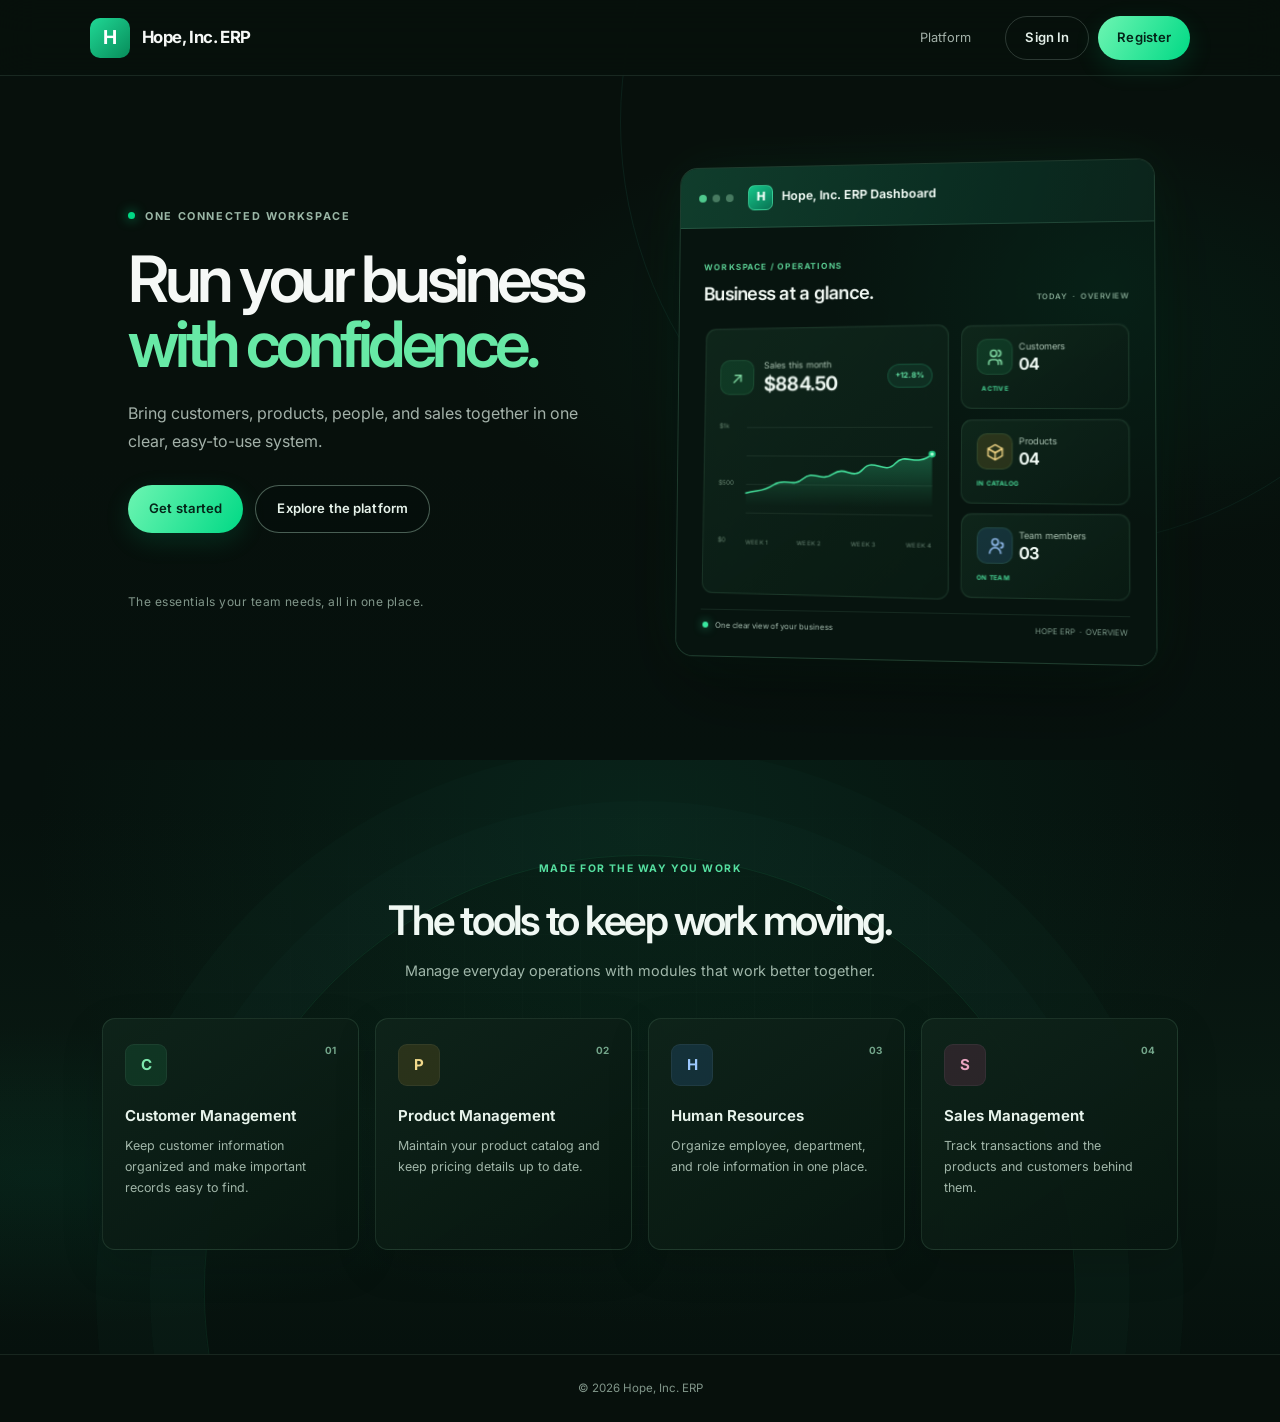
<file: Website/Website/index.html>
<!DOCTYPE html>
<html lang="en">
<head>
  <meta charset="UTF-8" />
  <meta name="viewport" content="width=device-width, initial-scale=1.0" />
  <meta http-equiv="refresh" content="0; url=./Homepage/index.html" />
  <title>Spotibai ERP</title>
</head>
<body>
  <p>Opening Spotibai ERP… <a href="./Homepage/index.html">Continue to the homepage</a>.</p>
</body>
</html>
</file>
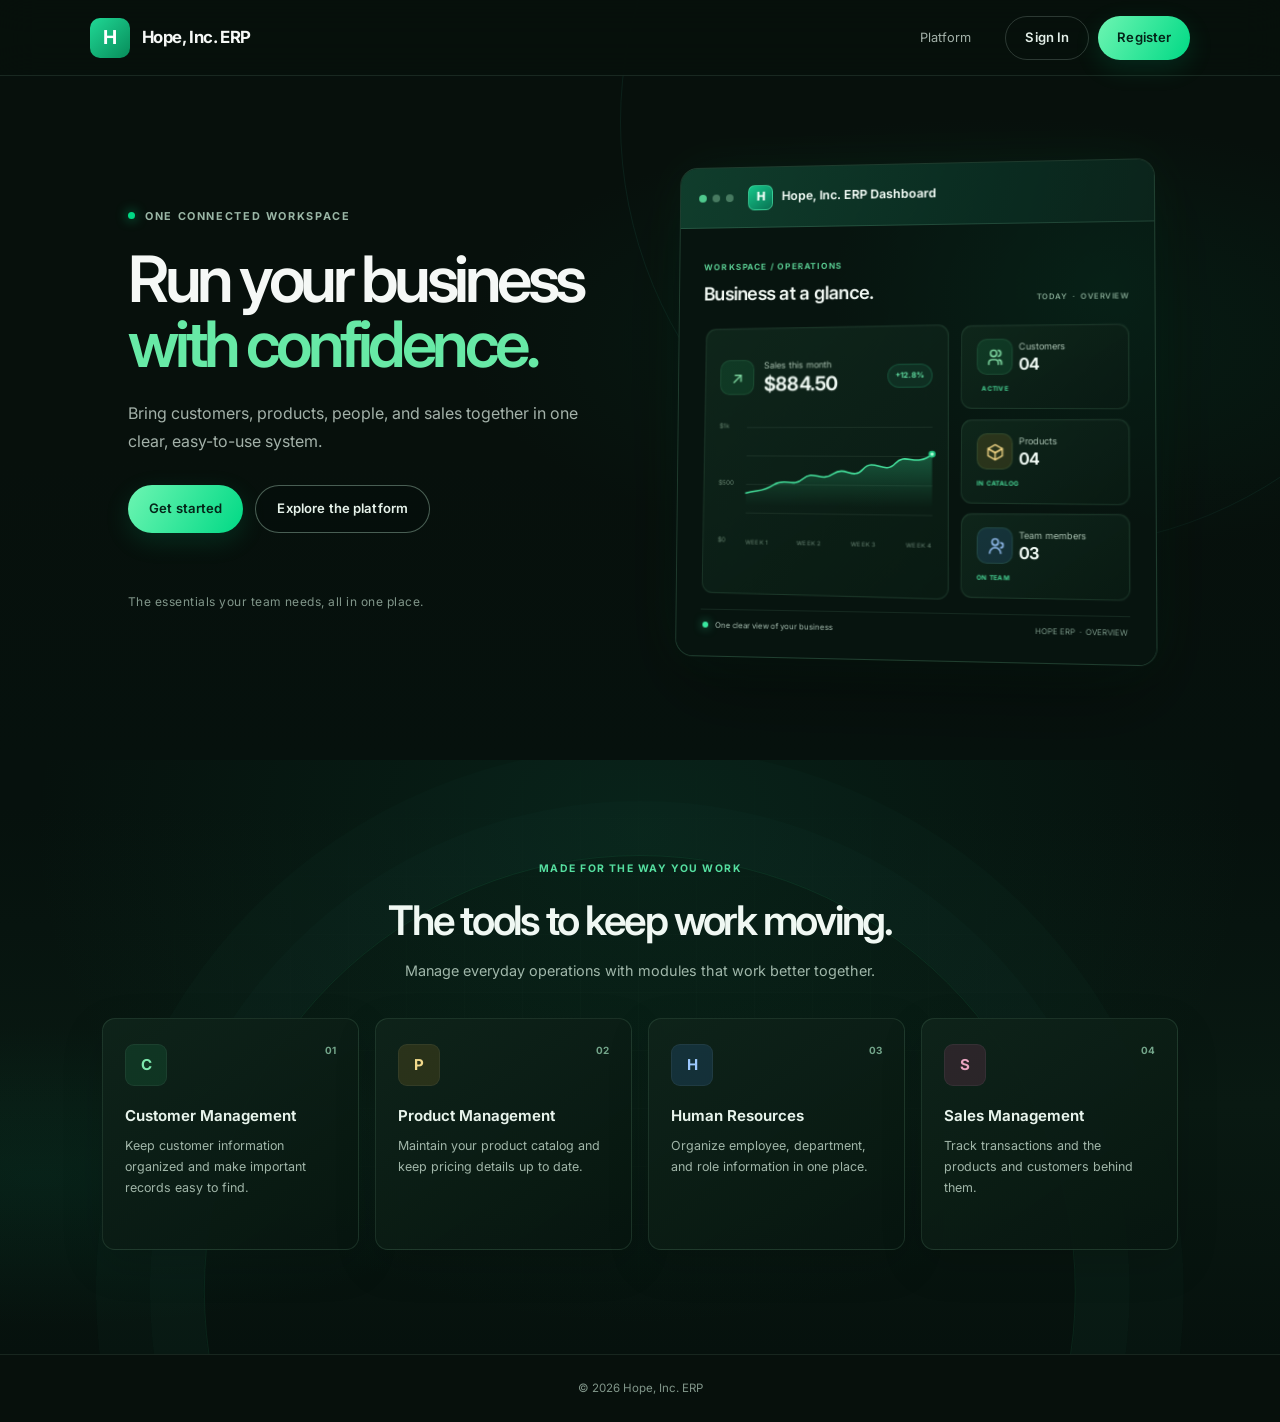
<file: Website/Website/Homepage/index.html>
<!DOCTYPE html>
<html lang="en">
<head>
  <meta charset="UTF-8" />
  <meta name="viewport" content="width=device-width, initial-scale=1.0" />
  <title>Hope, Inc. ERP — Enterprise Resource Planning</title>
  <link rel="preconnect" href="https://fonts.googleapis.com">
  <link rel="preconnect" href="https://fonts.gstatic.com" crossorigin>
  <link href="https://fonts.googleapis.com/css2?family=Inter:wght@400;500;600;700&display=swap" rel="stylesheet">
    <link rel="stylesheet" href="style.css" />
</head>
<body>

  <!-- ==================== LANDING PAGE ==================== -->
  <div id="landing">
    <nav class="navbar" aria-label="Main navigation">
      <a href="#top" class="logo">
        <span class="brand-mark" aria-hidden="true">H</span>
        Hope, Inc. ERP
      </a>
      <div class="landing-links">
        <a href="#modules">Platform</a>
      </div>
      <div class="nav-actions">
        <a class="btn btn-ghost" href="../Login/Login.html?mode=signin">Sign In</a>
        <a class="btn btn-primary" href="../Login/Login.html?mode=signup">Register</a>
      </div>
    </nav>

    <main class="landing-main">
      <section class="hero simple-hero" id="top" aria-labelledby="heroTitle">
        <div class="hero-content simple-hero-copy">
          <div class="hero-kicker"><span class="status-dot"></span> ONE CONNECTED WORKSPACE</div>
          <h1 id="heroTitle">Run your business<br><span>with confidence.</span></h1>
          <p>Bring customers, products, people, and sales together in one clear, easy-to-use system.</p>
          <div class="hero-cta">
            <a class="btn btn-primary" href="../Login/Login.html?mode=signup">Get started</a>
            <a class="btn btn-outline" href="#modules">Explore the platform</a>
          </div>
          <p class="hero-footnote">The essentials your team needs, all in one place.</p>
        </div>

        <div class="preview-dashboard" aria-label="Dashboard overview preview. The cards highlight on hover and are for display only.">
          <div class="preview-window-bar">
            <div class="preview-window-dots" aria-hidden="true"><span></span><span></span><span></span></div>
            <span class="preview-window-title"><span class="preview-brand-mark" aria-hidden="true">H</span> Hope, Inc. ERP Dashboard</span>
          </div>
          <div class="preview-dashboard-content">
            <div class="preview-overview-heading">
              <div><span>WORKSPACE / OPERATIONS</span><h2>Business at a glance.</h2></div>
              <span class="preview-overview-date">TODAY&nbsp; · &nbsp;OVERVIEW</span>
            </div>
            <div class="preview-overview-grid">
              <div class="preview-stat preview-sales-stat">
                <div class="preview-sales-heading">
                  <span class="preview-stat-icon" aria-hidden="true">↗</span>
                  <span><small>Sales this month</small><strong>$884.50</strong></span>
                  <em>+12.8%</em>
                </div>
                <div class="preview-chart" aria-label="Illustrative sales activity chart">
                  <div class="preview-chart-labels" aria-hidden="true"><span>$1k</span><span>$500</span><span>$0</span></div>
                  <svg viewBox="0 0 300 92" role="img" aria-label="Sales activity generally rising through the month">
                    <defs>
                      <linearGradient id="previewChartFill" x1="0" x2="0" y1="0" y2="1">
                        <stop offset="0%" stop-color="#35df9a" stop-opacity=".3" />
                        <stop offset="100%" stop-color="#35df9a" stop-opacity="0" />
                      </linearGradient>
                    </defs>
                    <path class="preview-chart-area" d="M0 72 C22 66 27 70 46 58 S77 63 94 48 S123 54 143 40 S174 51 191 32 S225 42 242 23 S274 30 300 8 V92 H0 Z" />
                    <path class="preview-chart-line" d="M0 72 C22 66 27 70 46 58 S77 63 94 48 S123 54 143 40 S174 51 191 32 S225 42 242 23 S274 30 300 8" />
                    <circle cx="300" cy="8" r="4" />
                  </svg>
                  <div class="preview-chart-months" aria-hidden="true"><span>WEEK 1</span><span>WEEK 2</span><span>WEEK 3</span><span>WEEK 4</span></div>
                </div>
              </div>
              <div class="preview-overview-list">
                <div class="preview-stat preview-customer-stat">
                  <span class="preview-stat-icon" aria-hidden="true">
                    <svg viewBox="0 0 24 24" focusable="false"><path d="M16 21v-2a4 4 0 0 0-4-4H8a4 4 0 0 0-4 4v2"></path><circle cx="10" cy="7" r="4"></circle><path d="M20 21v-2a4 4 0 0 0-3-3.87M16 3.13a4 4 0 0 1 0 7.75"></path></svg>
                  </span>
                  <span><small>Customers</small><strong>04</strong></span><em>ACTIVE</em>
                </div>
                <div class="preview-stat preview-product-stat">
                  <span class="preview-stat-icon" aria-hidden="true">
                    <svg viewBox="0 0 24 24" focusable="false"><path d="m12 3 9 5-9 5-9-5 9-5Z"></path><path d="m3 8 9 5 9-5M3 8v9l9 5 9-5V8M12 13v9"></path></svg>
                  </span>
                  <span><small>Products</small><strong>04</strong></span><em>IN CATALOG</em>
                </div>
                <div class="preview-stat preview-people-stat">
                  <span class="preview-stat-icon" aria-hidden="true">
                    <svg viewBox="0 0 24 24" focusable="false"><circle cx="12" cy="7" r="4"></circle><path d="M5 21a7 7 0 0 1 14 0M19 8a3 3 0 0 1 0 6"></path></svg>
                  </span>
                  <span><small>Team members</small><strong>03</strong></span><em>ON TEAM</em>
                </div>
              </div>
            </div>
            <div class="preview-dashboard-footer">
              <span><i></i> One clear view of your business</span>
              <span>HOPE ERP&nbsp; · &nbsp;OVERVIEW</span>
            </div>
          </div>
        </div>
      </section>

      <section class="simple-modules" id="modules" aria-labelledby="modulesTitle">
        <div class="simple-section-heading">
          <span class="simple-section-eyebrow">MADE FOR THE WAY YOU WORK</span>
          <h2 id="modulesTitle">The tools to keep work moving.</h2>
          <p>Manage everyday operations with modules that work better together.</p>
        </div>
        <div class="simple-feature-grid">
          <article class="simple-feature-card">
            <span class="feature-number">01</span>
            <span class="simple-feature-icon customers-icon" aria-hidden="true">C</span>
            <h3>Customer Management</h3>
            <p>Keep customer information organized and make important records easy to find.</p>
          </article>
          <article class="simple-feature-card">
            <span class="feature-number">02</span>
            <span class="simple-feature-icon products-icon" aria-hidden="true">P</span>
            <h3>Product Management</h3>
            <p>Maintain your product catalog and keep pricing details up to date.</p>
          </article>
          <article class="simple-feature-card">
            <span class="feature-number">03</span>
            <span class="simple-feature-icon people-icon" aria-hidden="true">H</span>
            <h3>Human Resources</h3>
            <p>Organize employee, department, and role information in one place.</p>
          </article>
          <article class="simple-feature-card">
            <span class="feature-number">04</span>
            <span class="simple-feature-icon sales-icon" aria-hidden="true">S</span>
            <h3>Sales Management</h3>
            <p>Track transactions and the products and customers behind them.</p>
          </article>
        </div>
      </section>

    </main>

    <footer class="landing-footer"><span>© 2026 Hope, Inc. ERP</span></footer>
  </div>

  <script>
    (() => {
      const params = new URLSearchParams(window.location.search);
      const mode = params.get('mode');
      if (mode !== 'signin' && mode !== 'signup') return;
      const loginUrl = new URL('../Login/Login.html', window.location.href);
      loginUrl.searchParams.set('mode', mode);
      window.location.replace(loginUrl.href);
    })();
  </script>
</body>
</html>
</file>
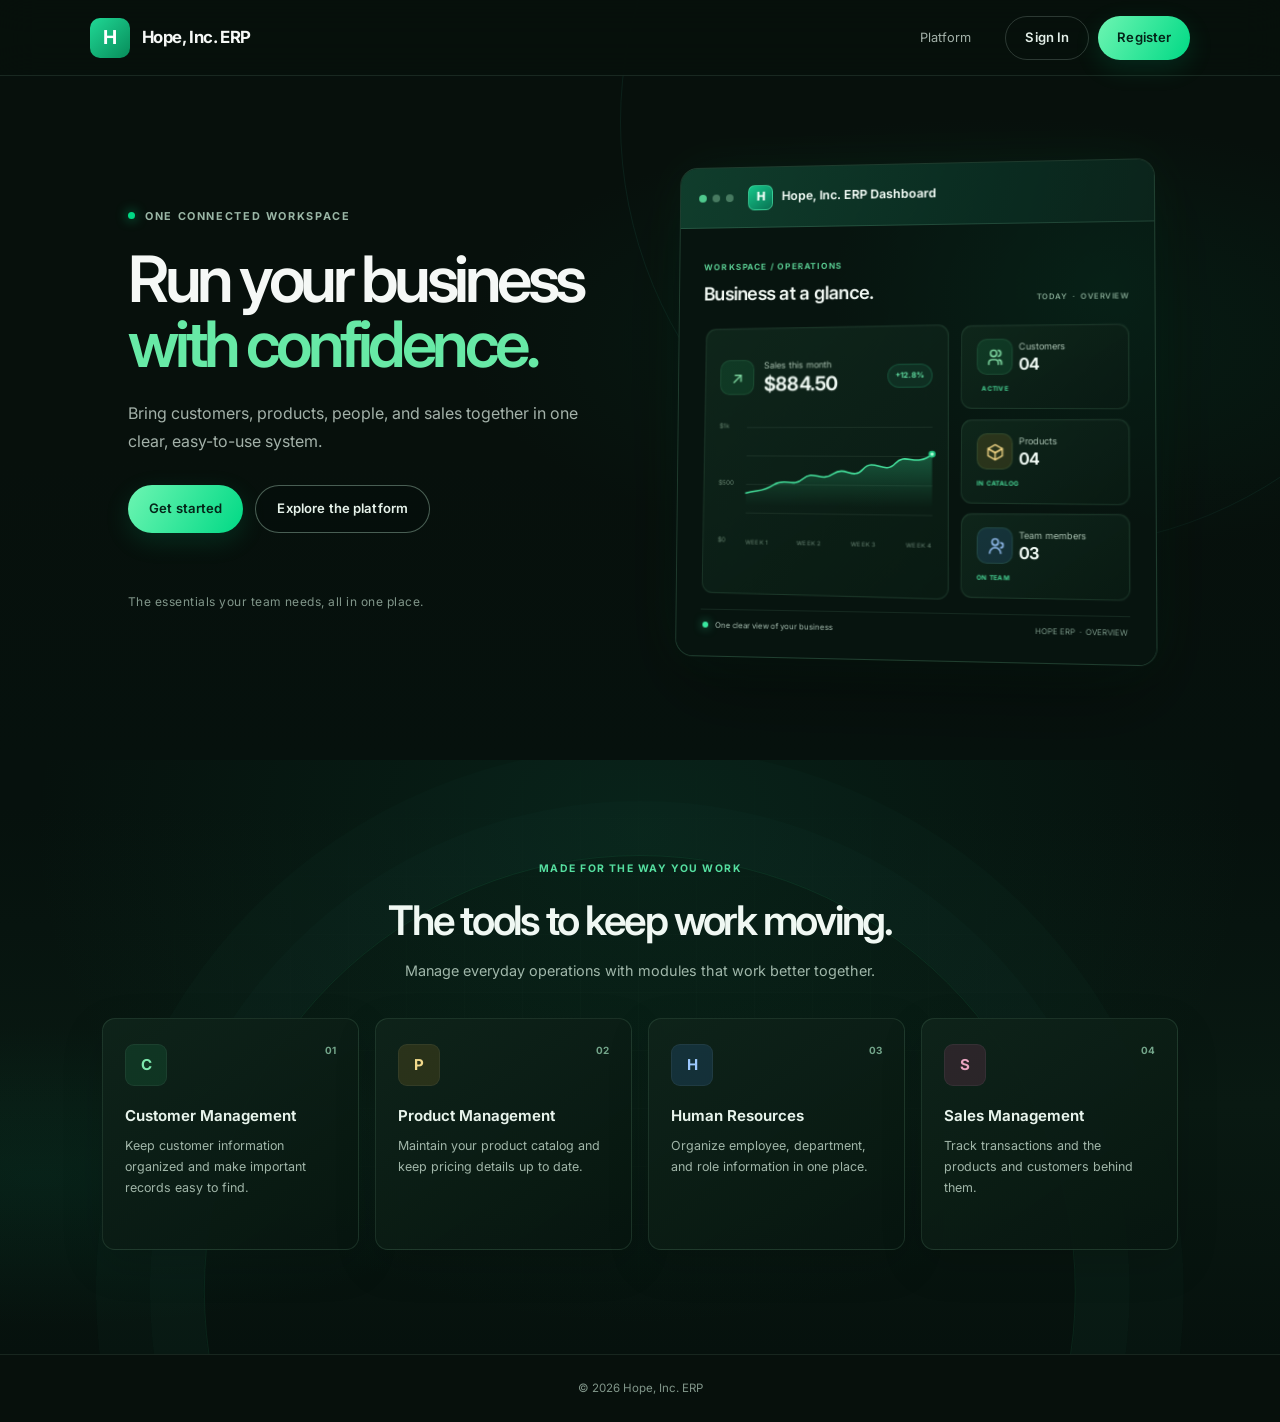
<file: Experimental/Website/Website/Homepage/index.html>
<!DOCTYPE html>
<html lang="en">
<head>
  <meta charset="UTF-8" />
  <meta name="viewport" content="width=device-width, initial-scale=1.0" />
  <title>Hope, Inc. ERP — Enterprise Resource Planning</title>
  <link rel="preconnect" href="https://fonts.googleapis.com">
  <link rel="preconnect" href="https://fonts.gstatic.com" crossorigin>
  <link href="https://fonts.googleapis.com/css2?family=Inter:wght@400;500;600;700&display=swap" rel="stylesheet">
    <link rel="stylesheet" href="style.css" />
</head>
<body>

  <!-- ==================== LANDING PAGE ==================== -->
  <div id="landing">
    <nav class="navbar" aria-label="Main navigation">
      <a href="#top" class="logo">
        <span class="brand-mark" aria-hidden="true">H</span>
        Hope, Inc. ERP
      </a>
      <div class="landing-links">
        <a href="#modules">Platform</a>
      </div>
      <div class="nav-actions">
        <a class="btn btn-ghost" href="../Login/Login.html?mode=signin">Sign In</a>
        <a class="btn btn-primary" href="../Login/Login.html?mode=signup">Register</a>
      </div>
    </nav>

    <main class="landing-main">
      <section class="hero simple-hero" id="top" aria-labelledby="heroTitle">
        <div class="hero-content simple-hero-copy">
          <div class="hero-kicker"><span class="status-dot"></span> ONE CONNECTED WORKSPACE</div>
          <h1 id="heroTitle">Run your business<br><span>with confidence.</span></h1>
          <p>Bring customers, products, people, and sales together in one clear, easy-to-use system.</p>
          <div class="hero-cta">
            <a class="btn btn-primary" href="../Login/Login.html?mode=signup">Get started</a>
            <a class="btn btn-outline" href="#modules">Explore the platform</a>
          </div>
          <p class="hero-footnote">The essentials your team needs, all in one place.</p>
        </div>

        <div class="preview-dashboard" aria-label="Dashboard overview preview. The cards highlight on hover and are for display only.">
          <div class="preview-window-bar">
            <div class="preview-window-dots" aria-hidden="true"><span></span><span></span><span></span></div>
            <span class="preview-window-title"><span class="preview-brand-mark" aria-hidden="true">H</span> Hope, Inc. ERP Dashboard</span>
          </div>
          <div class="preview-dashboard-content">
            <div class="preview-overview-heading">
              <div><span>WORKSPACE / OPERATIONS</span><h2>Business at a glance.</h2></div>
              <span class="preview-overview-date">TODAY&nbsp; · &nbsp;OVERVIEW</span>
            </div>
            <div class="preview-overview-grid">
              <div class="preview-stat preview-sales-stat">
                <div class="preview-sales-heading">
                  <span class="preview-stat-icon" aria-hidden="true">↗</span>
                  <span><small>Sales this month</small><strong>$884.50</strong></span>
                  <em>+12.8%</em>
                </div>
                <div class="preview-chart" aria-label="Illustrative sales activity chart">
                  <div class="preview-chart-labels" aria-hidden="true"><span>$1k</span><span>$500</span><span>$0</span></div>
                  <svg viewBox="0 0 300 92" role="img" aria-label="Sales activity generally rising through the month">
                    <defs>
                      <linearGradient id="previewChartFill" x1="0" x2="0" y1="0" y2="1">
                        <stop offset="0%" stop-color="#35df9a" stop-opacity=".3" />
                        <stop offset="100%" stop-color="#35df9a" stop-opacity="0" />
                      </linearGradient>
                    </defs>
                    <path class="preview-chart-area" d="M0 72 C22 66 27 70 46 58 S77 63 94 48 S123 54 143 40 S174 51 191 32 S225 42 242 23 S274 30 300 8 V92 H0 Z" />
                    <path class="preview-chart-line" d="M0 72 C22 66 27 70 46 58 S77 63 94 48 S123 54 143 40 S174 51 191 32 S225 42 242 23 S274 30 300 8" />
                    <circle cx="300" cy="8" r="4" />
                  </svg>
                  <div class="preview-chart-months" aria-hidden="true"><span>WEEK 1</span><span>WEEK 2</span><span>WEEK 3</span><span>WEEK 4</span></div>
                </div>
              </div>
              <div class="preview-overview-list">
                <div class="preview-stat preview-customer-stat">
                  <span class="preview-stat-icon" aria-hidden="true">
                    <svg viewBox="0 0 24 24" focusable="false"><path d="M16 21v-2a4 4 0 0 0-4-4H8a4 4 0 0 0-4 4v2"></path><circle cx="10" cy="7" r="4"></circle><path d="M20 21v-2a4 4 0 0 0-3-3.87M16 3.13a4 4 0 0 1 0 7.75"></path></svg>
                  </span>
                  <span><small>Customers</small><strong>04</strong></span><em>ACTIVE</em>
                </div>
                <div class="preview-stat preview-product-stat">
                  <span class="preview-stat-icon" aria-hidden="true">
                    <svg viewBox="0 0 24 24" focusable="false"><path d="m12 3 9 5-9 5-9-5 9-5Z"></path><path d="m3 8 9 5 9-5M3 8v9l9 5 9-5V8M12 13v9"></path></svg>
                  </span>
                  <span><small>Products</small><strong>04</strong></span><em>IN CATALOG</em>
                </div>
                <div class="preview-stat preview-people-stat">
                  <span class="preview-stat-icon" aria-hidden="true">
                    <svg viewBox="0 0 24 24" focusable="false"><circle cx="12" cy="7" r="4"></circle><path d="M5 21a7 7 0 0 1 14 0M19 8a3 3 0 0 1 0 6"></path></svg>
                  </span>
                  <span><small>Team members</small><strong>03</strong></span><em>ON TEAM</em>
                </div>
              </div>
            </div>
            <div class="preview-dashboard-footer">
              <span><i></i> One clear view of your business</span>
              <span>HOPE ERP&nbsp; · &nbsp;OVERVIEW</span>
            </div>
          </div>
        </div>
      </section>

      <section class="simple-modules" id="modules" aria-labelledby="modulesTitle">
        <div class="simple-section-heading">
          <span class="simple-section-eyebrow">MADE FOR THE WAY YOU WORK</span>
          <h2 id="modulesTitle">The tools to keep work moving.</h2>
          <p>Manage everyday operations with modules that work better together.</p>
        </div>
        <div class="simple-feature-grid">
          <article class="simple-feature-card">
            <span class="feature-number">01</span>
            <span class="simple-feature-icon customers-icon" aria-hidden="true">C</span>
            <h3>Customer Management</h3>
            <p>Keep customer information organized and make important records easy to find.</p>
          </article>
          <article class="simple-feature-card">
            <span class="feature-number">02</span>
            <span class="simple-feature-icon products-icon" aria-hidden="true">P</span>
            <h3>Product Management</h3>
            <p>Maintain your product catalog and keep pricing details up to date.</p>
          </article>
          <article class="simple-feature-card">
            <span class="feature-number">03</span>
            <span class="simple-feature-icon people-icon" aria-hidden="true">H</span>
            <h3>Human Resources</h3>
            <p>Organize employee, department, and role information in one place.</p>
          </article>
          <article class="simple-feature-card">
            <span class="feature-number">04</span>
            <span class="simple-feature-icon sales-icon" aria-hidden="true">S</span>
            <h3>Sales Management</h3>
            <p>Track transactions and the products and customers behind them.</p>
          </article>
        </div>
      </section>

    </main>

    <footer class="landing-footer"><span>© 2026 Hope, Inc. ERP</span></footer>
  </div>

  <script>
    (() => {
      const params = new URLSearchParams(window.location.search);
      const mode = params.get('mode');
      if (mode === 'signin') {
        window.location.replace('../Dashboard/Dashboard.html' + window.location.search);
        return;
      }
      if (mode !== 'signup') return;

      const email = (params.get('email') || '').trim().toLowerCase();
      const name = (params.get('name') || '').trim();
      const loginUrl = new URL('../Login/Login.html', window.location.href);
      const returnToLogin = message => {
        loginUrl.searchParams.set('mode', 'signup');
        loginUrl.searchParams.set('result', message);
        window.location.replace(loginUrl.href);
      };

      try {
        if (!name || !email) {
          returnToLogin('Enter your name and email to register.');
          return;
        }
        const users = JSON.parse(localStorage.getItem('hope_erp_users_v3') || '[]');
        const demoEmails = ['superadmin@hope.com', 'ceo@hope.com'];
        if (demoEmails.includes(email) || users.some(user => user.email.toLowerCase() === email)) {
          returnToLogin('An account with this email already exists. Please sign in.');
          return;
        }
        const nameParts = name.split(/\s+/);
        users.push({ email, firstName: nameParts.shift(), lastName: nameParts.join(' '), role: 'user', status: 'pending', perms: {} });
        localStorage.setItem('hope_erp_users_v3', JSON.stringify(users));
        returnToLogin('Registration submitted. An admin must approve your account before you can sign in.');
      } catch (error) {
        console.error('Registration handoff failed:', error);
        returnToLogin('Unable to continue. Please try again.');
      }
    })();
  </script>
</body>
</html>
</file>
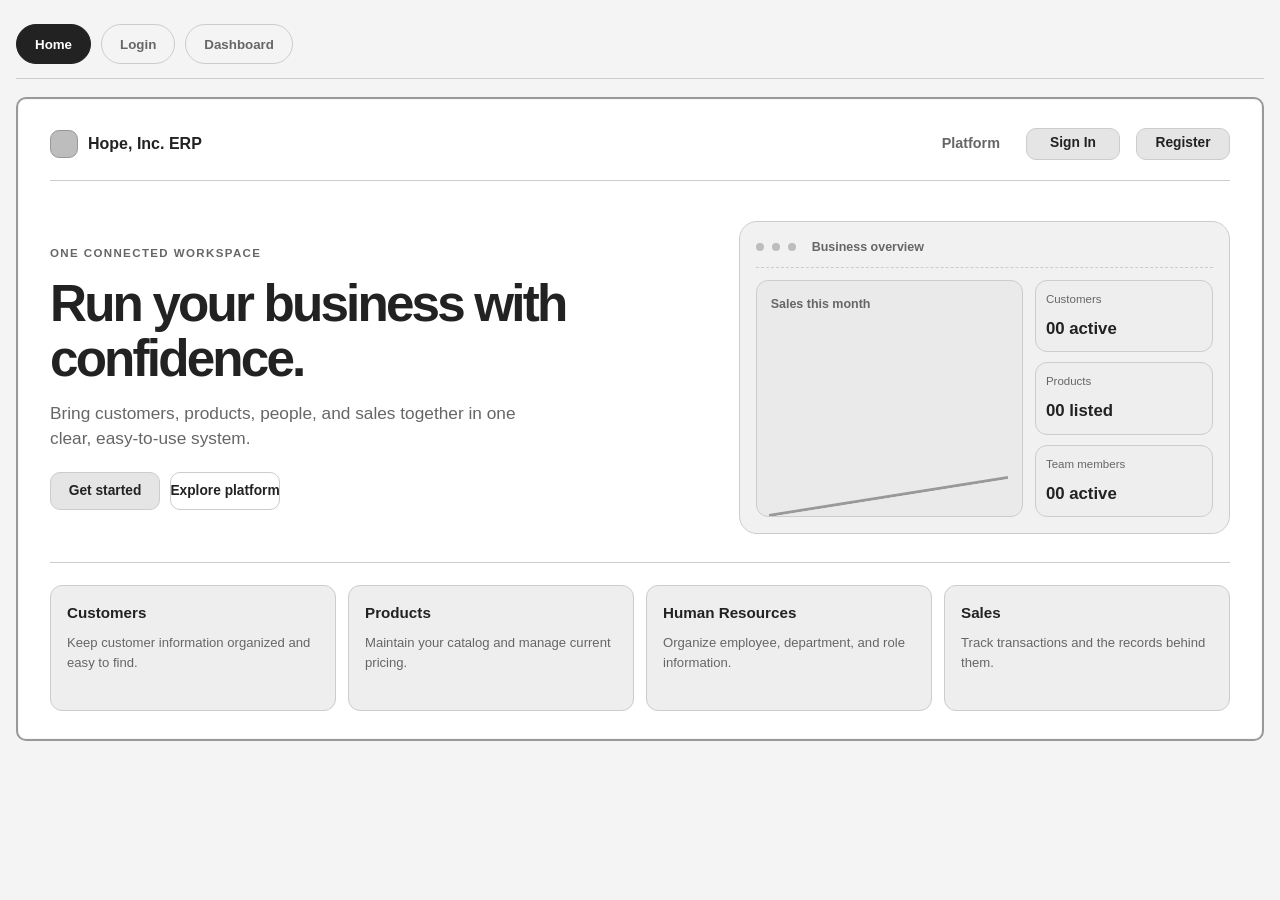
<file: Website/Wireframes.html>
﻿<!DOCTYPE html>
<html lang="en">
<head>
  <meta charset="UTF-8" />
  <meta name="viewport" content="width=device-width, initial-scale=1.0" />
  <title>Wireframes</title>
  <style>
    :root {
      --bg: #f2f2f2;
      --panel: #ffffff;
      --panel-alt: #eeeeee;
      --stroke: #cccccc;
      --ink: #222222;
      --muted: #666666;
      --accent: #666666;
      --accent-soft: #e5e5e5;
      --shadow: 0 18px 40px rgba(0, 0, 0, 0.08);
      --radius: 18px;
    }

    * { box-sizing: border-box; }
    html { scroll-behavior: smooth; }
    body {
      margin: 0;
      background: #f4f4f4;
      color: var(--ink);
      font-family: "Segoe UI", Arial, sans-serif;
      line-height: 1.5;
    }

    .page {
      width: min(1440px, calc(100% - 32px));
      margin: 0 auto;
      padding: 24px 0 48px;
    }

    .board {
      width: 100%;
    }

    .tabs {
      display: flex;
      flex-wrap: wrap;
      gap: 10px;
      margin-bottom: 18px;
      padding-bottom: 14px;
      border-bottom: 1px solid var(--stroke);
    }

    .tab {
      border: 1px solid var(--stroke);
      background: transparent;
      color: var(--muted);
      border-radius: 999px;
      height: 40px;
      padding: 0 18px;
      font-weight: 600;
      cursor: pointer;
      transition: 0.18s ease;
    }

    .tab:hover,
    .tab:focus-visible {
      background: var(--accent-soft);
      border-color: var(--accent);
      color: var(--ink);
      outline: none;
    }

    .tab[aria-selected="true"] {
      background: var(--ink);
      border-color: var(--ink);
      color: white;
    }

    .canvas {
      width: 100%;
    }

    .screen {
      position: relative;
      width: 100%;
      min-height: 620px;
      border: 2px solid #999999;
      border-radius: 10px;
      background: #fff;
      overflow: hidden;
      box-shadow: inset 0 0 0 1px rgba(0, 0, 0, 0.03);
    }

    .placeholder {
      border-radius: 10px;
      background: #eeeeee;
      border: 1px solid var(--stroke);
    }

    .bar {
      height: 12px;
      border-radius: 999px;
      background: #d8d8d8;
    }

    .bar.sm { width: 42%; }
    .bar.md { width: 68%; }
    .bar.lg { width: 92%; }
    .bar.xl { width: 100%; }

    .home-screen {
      padding: 24px 32px 28px;
      display: grid;
      align-content: start;
      gap: 28px;
    }

    .topbar {
      display: flex;
      align-items: center;
      gap: 16px;
      min-height: 58px;
      padding-bottom: 16px;
      border-bottom: 1px solid var(--stroke);
    }

    .brand {
      display: flex;
      align-items: center;
      gap: 10px;
      font-weight: 700;
      flex: 1;
    }

    .brand-name {
      font-size: 1rem;
      white-space: nowrap;
    }

    .brand-mark {
      width: 28px;
      height: 28px;
      border-radius: 9px;
      background: #bdbdbd;
      border: 1px solid #999999;
    }

    .navs {
      display: flex;
      gap: 12px;
    }

    .navs .placeholder {
      width: auto;
      height: auto;
      border: 0;
      background: transparent;
      color: var(--muted);
      font-size: 0.9rem;
      font-weight: 600;
      padding: 7px 10px;
    }

    .cta {
      width: 94px;
      height: 32px;
      display: inline-flex;
      align-items: center;
      justify-content: center;
      padding: 0 14px;
      color: var(--ink);
      font-size: 0.86rem;
      font-weight: 700;
      white-space: nowrap;
      border-radius: 10px;
      background: #e5e5e5;
      border: 1px solid var(--stroke);
    }

    .hero {
      display: grid;
      grid-template-columns: 1.15fr 0.85fr;
      gap: 24px;
      padding: 12px 0 0;
    }

    .hero-copy {
      display: grid;
      align-content: center;
      gap: 14px;
      min-height: 300px;
    }

    .label {
      font-size: 0.72rem;
      font-weight: 700;
      letter-spacing: 0.12em;
      text-transform: uppercase;
      color: var(--muted);
    }

    .hero h1 {
      max-width: 600px;
      margin: 0;
      font-size: clamp(2.25rem, 4vw, 4rem);
      line-height: 1.08;
      letter-spacing: -0.055em;
    }

    .hero-copy > p {
      max-width: 500px;
      margin: 0;
      color: var(--muted);
      font-size: 1.08rem;
    }

    .headline {
      width: min(100%, 520px);
      height: 56px;
      border-radius: 14px;
      background: #e5e5e5;
      border: 1px solid var(--stroke);
    }

    .copy-block {
      display: grid;
      gap: 8px;
      width: min(100%, 430px);
    }

    .hero-actions {
      display: flex;
      gap: 10px;
      margin-top: 6px;
    }

    .hero-actions .cta {
      width: 110px;
      height: 38px;
    }

    .hero-actions .cta.alt {
      background: transparent;
    }

    .hero-visual {
      min-height: 300px;
      border-radius: 18px;
      background: #f1f1f1;
      border: 1px solid var(--stroke);
      padding: 16px;
      display: grid;
      gap: 12px;
    }

    .mini-window {
      display: flex;
      gap: 8px;
      align-items: center;
      border-bottom: 1px dashed var(--stroke);
      padding-bottom: 10px;
    }

    .mini-window .bar {
      width: auto;
      height: auto;
      background: transparent;
      color: var(--muted);
      font-size: 0.78rem;
      font-weight: 600;
    }

    .dot {
      width: 8px;
      height: 8px;
      border-radius: 50%;
      background: #bdbdbd;
    }

    .hero-graphic {
      display: grid;
      grid-template-columns: 1.2fr 0.8fr;
      gap: 12px;
      flex: 1;
    }

    .chart-box {
      border: 1px solid var(--stroke);
      border-radius: 12px;
      background: #eaeaea;
      position: relative;
      overflow: hidden;
    }

    .chart-label {
      position: absolute;
      top: 14px;
      left: 14px;
      z-index: 1;
      color: var(--muted);
      font-size: 0.78rem;
      font-weight: 700;
    }

    .chart-box::after {
      content: "";
      position: absolute;
      left: 12px; right: 14px; bottom: 18px;
      height: 42%;
      border-radius: 50% 40% 0 0 / 100% 100% 0 0;
      border-bottom: 3px solid #999999;
      transform: skewY(-9deg);
    }

    .stats-stack {
      display: grid;
      gap: 10px;
    }

    .stats-stack .placeholder {
      min-height: 72px;
      border-radius: 12px;
      padding: 10px;
      display: grid;
      align-content: center;
      gap: 8px;
    }

    .stats-stack strong {
      color: var(--ink);
      font-size: 1.05rem;
    }

    .stats-stack .bar {
      width: auto;
      height: auto;
      background: transparent;
      color: var(--muted);
      font-size: 0.72rem;
    }

    .features {
      display: grid;
      grid-template-columns: repeat(4, minmax(0, 1fr));
      gap: 12px;
      margin-top: 0;
      padding-top: 22px;
      border-top: 1px solid var(--stroke);
    }

    .feature-card {
      min-height: 126px;
      border-radius: 12px;
      background: #eeeeee;
      border: 1px solid var(--stroke);
      padding: 16px;
      display: grid;
      align-content: start;
      gap: 8px;
    }

    .feature-card strong {
      font-size: 0.95rem;
    }

    .feature-card span {
      color: var(--muted);
      font-size: 0.82rem;
    }

    .login-screen {
      --login-accent: #777777;
      position: relative;
      display: grid;
      grid-template-columns: 35% 65%;
      min-height: 700px;
      overflow: hidden;
      border: 2px solid #999999;
      border-radius: 20px;
      background: #ffffff;
      color: #222222;
    }

    .login-brand {
      position: absolute;
      z-index: 3;
      top: 24px;
      left: 28px;
      color: #222222;
      font-size: 1.2rem;
      font-weight: 800;
    }

    .login-welcome {
      position: relative;
      order: 1;
      min-width: 0;
      display: grid;
      align-content: center;
      justify-items: center;
      padding: 110px 34px 50px;
      overflow: hidden;
      background: #e5e5e5;
      color: #222222;
      text-align: center;
    }

    .login-welcome::before,
    .login-welcome::after {
      position: absolute;
      width: 92px;
      height: 92px;
      background: #d0d0d0;
      content: "";
      transform: rotate(45deg);
    }

    .login-welcome::before {
      top: 80px;
      right: 22%;
    }

    .login-welcome::after {
      bottom: 60px;
      left: 12%;
      width: 52px;
      height: 52px;
    }

    .welcome-copy {
      position: relative;
      z-index: 1;
      width: 100%;
    }

    .welcome-copy[hidden],
    .login-form[hidden] {
      display: none !important;
    }

    .welcome-copy h2 {
      margin: 0 0 24px;
      font-size: clamp(2rem, 4vw, 3.6rem);
      font-weight: 800;
      letter-spacing: -0.05em;
      line-height: 1.05;
    }

    .welcome-copy p {
      margin: 0 auto 34px;
      color: #555555;
      font-size: clamp(0.95rem, 1.7vw, 1.35rem);
      line-height: 1.5;
    }

    .welcome-cta {
      min-width: min(220px, 100%);
      min-height: 56px;
      padding: 12px 24px;
      border: 2px solid #777777;
      border-radius: 999px;
      background: transparent;
      color: #333333;
      cursor: pointer;
      font-size: 0.95rem;
      font-weight: 800;
      letter-spacing: 0.08em;
      text-transform: uppercase;
    }

    .login-form-panel {
      order: 2;
      min-width: 0;
      display: grid;
      align-content: center;
      justify-items: center;
      padding: 70px clamp(24px, 6vw, 90px) 48px;
      background: #ffffff;
    }

    .login-form {
      width: min(100%, 570px);
      display: grid;
      gap: 12px;
    }

    .login-form[hidden] {
      display: none;
    }

    .login-form h2 {
      margin: 0 0 2px;
      color: #222222;
      font-size: clamp(2rem, 3vw, 2.8rem);
      font-weight: 800;
      letter-spacing: -0.045em;
      line-height: 1.1;
      text-align: center;
    }

    .login-subtitle {
      margin: 0 0 18px;
      color: #666666;
      font-size: 0.95rem;
      line-height: 1.5;
      text-align: center;
    }

    .login-field {
      display: grid;
      gap: 7px;
      margin-bottom: 4px;
    }

    .login-field strong {
      color: #333333;
      font-size: 0.88rem;
    }

    .login-input {
      min-height: 52px;
      display: flex;
      align-items: center;
      gap: 12px;
      padding: 0 16px;
      border: 1px solid #bbbbbb;
      border-radius: 9px;
      background: #f1f1f1;
      color: #666666;
      font-size: 0.92rem;
    }

    .input-symbol {
      width: 18px;
      height: 18px;
      display: inline-grid;
      flex: 0 0 auto;
      place-items: center;
      border: 1.5px solid #999999;
      border-radius: 4px;
      color: #777777;
      font-size: 0.66rem;
    }

    .signin-options {
      display: flex;
      align-items: center;
      justify-content: space-between;
      gap: 12px;
      margin: 6px 0 10px;
      color: #666666;
      font-size: 0.82rem;
    }

    .signin-options a {
      color: var(--login-accent);
      font-weight: 600;
      text-decoration: none;
    }

    .signin-options label {
      display: flex;
      align-items: center;
      gap: 7px;
    }

    .signin-options input {
      width: 17px;
      height: 17px;
      margin: 0;
      accent-color: var(--login-accent);
    }

    .submit-box {
      min-height: 52px;
      display: flex;
      align-items: center;
      justify-content: center;
      border-radius: 999px;
      background: #dddddd;
      color: #222222;
      font-weight: 800;
    }

    .divider {
      display: flex;
      align-items: center;
      gap: 12px;
      margin: 4px 0;
      color: #666666;
      font-size: 0.78rem;
    }

    .divider::before,
    .divider::after {
      height: 1px;
      flex: 1;
      background: #cccccc;
      content: "";
    }

    .social-buttons {
      display: flex;
      justify-content: center;
    }

    .social-button {
      width: 46px;
      height: 46px;
      display: grid;
      place-items: center;
      border: 1px solid #bbbbbb;
      border-radius: 50%;
      color: #555555;
      font-size: 1.2rem;
      font-weight: 700;
    }

    .signup-form .login-field {
      margin-bottom: 0;
    }

    .password-rules {
      display: grid;
      gap: 4px;
      margin: -3px 0 0;
      padding: 0;
      color: #777777;
      font-size: 0.72rem;
      list-style: none;
    }

    .login-screen.signup-mode {
      grid-template-columns: 65% 35%;
    }

    .login-screen.signup-mode .login-welcome {
      order: 2;
    }

    .login-screen.signup-mode .login-form-panel {
      order: 1;
    }

    .signup-form h2 {
      font-size: clamp(1.8rem, 2.8vw, 2.4rem);
    }

    .dashboard-screen {
      display: grid;
      grid-template-columns: 240px 1fr;
      min-height: 620px;
    }

    .sidebar {
      background: #eeeeee;
      border-right: 1px solid var(--stroke);
      padding: 18px 14px 14px;
      display: grid;
      grid-template-rows: auto auto 1fr auto;
      gap: 16px;
    }

    .sidebar .brand {
      font-size: 0.96rem;
      padding: 6px;
    }

    .nav-stack {
      display: grid;
      gap: 10px;
      margin-top: 8px;
    }

    .nav-stack .placeholder {
      height: 40px;
      border-radius: 10px;
      display: flex;
      align-items: center;
      padding: 0 12px;
      color: var(--muted);
      font-size: 0.88rem;
      font-weight: 600;
    }

    .nav-stack .placeholder.active {
      color: var(--ink);
      background: #dddddd;
      border-color: #999999;
    }

    .user-pill {
      min-height: 58px;
      display: flex;
      align-items: center;
      gap: 10px;
      padding: 10px;
      border-radius: 12px;
      background: #e5e5e5;
      border: 1px solid var(--stroke);
      margin-top: auto;
    }

    .avatar {
      width: 34px;
      height: 34px;
      flex: 0 0 auto;
      border-radius: 50%;
      background: #d0d0d0;
      border: 1px solid var(--stroke);
    }

    .user-pill span {
      display: grid;
      gap: 2px;
      font-size: 0.8rem;
      font-weight: 700;
    }

    .user-pill small {
      color: var(--muted);
      font-size: 0.72rem;
      font-weight: 500;
    }

    .main-panel {
      padding: 18px 18px 20px;
      display: grid;
      gap: 18px;
    }

    .top-row {
      display: flex;
      justify-content: space-between;
      align-items: center;
      gap: 16px;
      padding-bottom: 10px;
      border-bottom: 1px dashed var(--stroke);
    }

    .top-row .bar {
      width: auto;
      height: auto;
      background: transparent;
      font-size: 1.3rem;
      font-weight: 700;
    }

    .action-row {
      display: flex;
      gap: 10px;
    }

    .action-row .placeholder {
      width: auto;
      height: 34px;
      border-radius: 10px;
      padding: 0 12px;
      display: grid;
      place-items: center;
      color: var(--muted);
      font-size: 0.8rem;
    }

    .stats-grid {
      display: grid;
      grid-template-columns: repeat(4, minmax(0, 1fr));
      gap: 12px;
    }

    .stat-card {
      min-height: 112px;
      border-radius: 12px;
      background: #eeeeee;
      border: 1px solid var(--stroke);
      padding: 12px;
      display: grid;
      align-content: center;
      gap: 10px;
    }

    .stat-card .bar { width: 48%; }
    .stat-card .bar {
      width: auto;
      height: auto;
      background: transparent;
      color: var(--muted);
      font-size: 0.78rem;
    }

    .stat-card strong {
      font-size: 1.25rem;
    }

    .stat-card small {
      color: var(--muted);
      font-size: 0.74rem;
    }

    .content-grid {
      display: grid;
      grid-template-columns: 1.4fr 1fr;
      gap: 14px;
      flex: 1;
    }

    .content-card {
      min-height: 150px;
      border: 1px solid var(--stroke);
      border-radius: 12px;
      background: #f1f1f1;
      padding: 14px;
      display: grid;
      align-content: start;
      gap: 14px;
    }

    .content-card.large {
      min-height: 220px;
    }

    .card-heading {
      display: flex;
      align-items: center;
      justify-content: space-between;
      gap: 12px;
      font-size: 0.92rem;
      font-weight: 700;
    }

    .card-heading span {
      color: var(--muted);
      font-size: 0.76rem;
      font-weight: 500;
    }

    .table-head,
    .table-row {
      display: grid;
      grid-template-columns: 1.1fr 1.2fr 0.8fr;
      align-items: center;
      gap: 10px;
      min-height: 34px;
      border-bottom: 1px solid #dddddd;
      color: var(--muted);
      font-size: 0.76rem;
    }

    .table-head {
      color: var(--ink);
      font-weight: 700;
    }

    .quick-action {
      min-height: 38px;
      display: flex;
      align-items: center;
      gap: 9px;
      color: var(--muted);
      font-size: 0.82rem;
    }

    .quick-action i {
      width: 25px;
      height: 25px;
      border-radius: 7px;
      background: #e0e0e0;
      border: 1px solid var(--stroke);
    }

    .login-foot {
      color: var(--muted);
      text-align: center;
      font-size: 0.84rem;
    }

    .login-foot strong {
      color: var(--ink);
    }

    @media (max-width: 760px) {
      .hero,
      .login-screen,
      .dashboard-screen,
      .content-grid {
        grid-template-columns: 1fr;
      }

      .features,
      .stats-grid {
        grid-template-columns: repeat(2, minmax(0, 1fr));
      }

      .sidebar {
        border-right: 0;
        border-bottom: 1px solid var(--stroke);
        grid-template-rows: auto auto auto;
      }

      .login-screen,
      .login-screen.signup-mode {
        grid-template-columns: 1fr;
      }

      .login-screen.signup-mode .login-welcome,
      .login-screen.signup-mode .login-form-panel {
        order: initial;
      }

      .login-welcome {
        min-height: 270px;
        padding: 86px 28px 32px;
      }

      .login-form-panel {
        min-height: 540px;
        padding: 34px 24px;
      }

      .nav-stack {
        grid-template-columns: repeat(2, minmax(0, 1fr));
      }

      .home-screen {
        padding: 18px;
      }

      .brand {
        font-size: 0.82rem;
      }

      .topbar {
        flex-wrap: wrap;
      }

      .navs {
        flex: 1 1 100%;
        flex-wrap: wrap;
      }
    }
  </style>
</head>
<body>
  <main class="page">
    <div class="board">
      <div class="tabs" role="tablist" aria-label="Wireframe sections">
        <button class="tab" role="tab" aria-selected="true" aria-controls="panel-home" id="tab-home" tabindex="0">Home</button>
        <button class="tab" role="tab" aria-selected="false" aria-controls="panel-login" id="tab-login" tabindex="-1">Login</button>
        <button class="tab" role="tab" aria-selected="false" aria-controls="panel-dashboard" id="tab-dashboard" tabindex="-1">Dashboard</button>
      </div>

      <section id="panel-home" class="sketch" role="tabpanel" aria-labelledby="tab-home">
        <div class="canvas">
          <div class="screen home-screen">
            <div class="topbar">
              <div class="brand">
                <span class="brand-mark"></span>
                <span class="brand-name">Hope, Inc. ERP</span>
              </div>
              <div class="navs">
                <span class="placeholder">Platform</span>
              </div>
              <span class="cta alt">Sign In</span>
              <span class="cta">Register</span>
            </div>

            <div class="hero">
              <div class="hero-copy">
                <div class="label">One connected workspace</div>
                <h1>Run your business with confidence.</h1>
                <p>Bring customers, products, people, and sales together in one clear, easy-to-use system.</p>
                <div class="hero-actions">
                  <span class="cta">Get started</span>
                  <span class="cta alt">Explore platform</span>
                </div>
              </div>

              <div class="hero-visual">
                <div class="mini-window">
                  <span class="dot"></span>
                  <span class="dot"></span>
                  <span class="dot"></span>
                  <span class="bar sm" style="margin-left: 8px;">Business overview</span>
                </div>
                <div class="hero-graphic">
                  <div class="chart-box"><span class="chart-label">Sales this month</span></div>
                  <div class="stats-stack">
                    <div class="placeholder"><span class="bar sm">Customers</span><strong>00 active</strong></div>
                    <div class="placeholder"><span class="bar sm">Products</span><strong>00 listed</strong></div>
                    <div class="placeholder"><span class="bar sm">Team members</span><strong>00 active</strong></div>
                  </div>
                </div>
              </div>
            </div>

            <div class="features">
              <div class="feature-card"><strong>Customers</strong><span>Keep customer information organized and easy to find.</span></div>
              <div class="feature-card"><strong>Products</strong><span>Maintain your catalog and manage current pricing.</span></div>
              <div class="feature-card"><strong>Human Resources</strong><span>Organize employee, department, and role information.</span></div>
              <div class="feature-card"><strong>Sales</strong><span>Track transactions and the records behind them.</span></div>
            </div>
          </div>
        </div>
      </section>

      <section id="panel-login" class="sketch" role="tabpanel" aria-labelledby="tab-login" hidden>
        <div class="canvas">
          <div class="screen login-screen">
            <a class="login-brand">Hope, Inc. ERP</a>
            <aside class="login-welcome">
              <div class="welcome-copy welcome-signin">
                <h2>New Here?</h2>
                <p>Join Hope, Inc. ERP and manage your business in one place.</p>
                <button class="welcome-cta" type="button" data-auth-mode="signup">Sign Up</button>
              </div>
              <div class="welcome-copy welcome-signup" hidden>
                <h2>One Of Us?</h2>
                <p>If you already have an account, sign in to continue.</p>
                <button class="welcome-cta" type="button" data-auth-mode="signin">Sign In</button>
              </div>
            </aside>

            <div class="login-form-panel">
              <section class="login-form signin-form">
                <h2>Welcome back</h2>
                <p class="login-subtitle">Sign in to your Hope, Inc. ERP account</p>

                <label class="login-field">
                  <strong>Email</strong>
                  <span class="login-input"><i class="input-symbol">@</i>you@example.com</span>
                </label>

                <label class="login-field">
                  <strong>Password</strong>
                  <span class="login-input"><i class="input-symbol">●</i>Your password</span>
                </label>

                <div class="signin-options">
                  <label><input type="checkbox" /> Remember me</label>
                  <a>Forgot password?</a>
                </div>

                <div class="submit-box">Sign In</div>
                <div class="divider">Or</div>
                <div class="social-buttons"><span class="social-button" aria-label="Continue with Google">G</span></div>
              </section>

              <section class="login-form signup-form" hidden>
                <h2>Create your account</h2>
                <p class="login-subtitle">Join Hope, Inc. ERP</p>

                <label class="login-field">
                  <strong>Name</strong>
                  <span class="login-input"><i class="input-symbol">●</i>Your name</span>
                </label>
                <label class="login-field">
                  <strong>Email</strong>
                  <span class="login-input"><i class="input-symbol">@</i>you@example.com</span>
                </label>
                <label class="login-field">
                  <strong>Password</strong>
                  <span class="login-input"><i class="input-symbol">●</i>Create a password</span>
                </label>
                <ul class="password-rules">
                  <li>At least 8 characters</li>
                  <li>At least one number or symbol</li>
                  <li>Lowercase and uppercase letters</li>
                </ul>
                <label class="login-field">
                  <strong>Re-Type Password</strong>
                  <span class="login-input"><i class="input-symbol">●</i>Re-type your password</span>
                </label>

                <div class="submit-box">Sign Up</div>
                <div class="divider">Or</div>
                <div class="social-buttons"><span class="social-button" aria-label="Continue with Google">G</span></div>
              </section>
            </div>
          </div>
        </div>
      </section>

      <section id="panel-dashboard" class="sketch" role="tabpanel" aria-labelledby="tab-dashboard" hidden>
        <div class="canvas">
          <div class="screen dashboard-screen">
            <aside class="sidebar">
              <div class="brand">
                <span class="brand-mark"></span>
                <span class="brand-name">Hope, Inc. ERP</span>
              </div>
              <div class="nav-stack">
                <div class="placeholder active">Overview</div>
                <div class="placeholder">Customers</div>
                <div class="placeholder">Products</div>
                <div class="placeholder">Human Resources</div>
                <div class="placeholder">Sales</div>
                <div class="placeholder">Reports</div>
                <div class="placeholder">User Management</div>
              </div>
              <div class="user-pill"><i class="avatar"></i><span>Account owner<small>Superadmin</small></span></div>
            </aside>

            <main class="main-panel">
              <div class="top-row">
                <div class="bar">Dashboard overview</div>
                <div class="action-row">
                  <div class="placeholder">Notifications</div>
                  <div class="placeholder">Account</div>
                </div>
              </div>

              <div class="stats-grid">
                <div class="stat-card"><span class="bar">Total Customers</span><strong>00</strong><small>Active customer records</small></div>
                <div class="stat-card"><span class="bar">Total Products</span><strong>00</strong><small>Active catalog items</small></div>
                <div class="stat-card"><span class="bar">Total Employees</span><strong>00</strong><small>Current employees</small></div>
                <div class="stat-card"><span class="bar">Total Sales</span><strong>$0.00</strong><small>Sales with line items</small></div>
              </div>

              <div class="content-grid">
                <section class="content-card large">
                  <div class="card-heading">Recent activity <span>View all</span></div>
                  <div class="table-head"><span>Activity</span><span>Record</span><span>Date</span></div>
                  <div class="table-row"><span>Updated customer</span><span>Customer name</span><span>Today</span></div>
                  <div class="table-row"><span>Added product</span><span>Product name</span><span>Yesterday</span></div>
                  <div class="table-row"><span>Recorded sale</span><span>Transaction no.</span><span>Yesterday</span></div>
                </section>
                <section class="content-card">
                  <div class="card-heading">Quick actions</div>
                  <div class="quick-action"><i></i>Add customer</div>
                  <div class="quick-action"><i></i>Add product</div>
                  <div class="quick-action"><i></i>New sale</div>
                  <div class="quick-action"><i></i>New employee</div>
                </section>
              </div>
            </main>
          </div>
        </div>
      </section>

    </div>
  </main>

  <script>
    const tabs = Array.from(document.querySelectorAll('[role="tab"]'));
    const panels = Array.from(document.querySelectorAll('[role="tabpanel"]'));

    function selectTab(targetTab) {
      tabs.forEach((tab) => {
        const active = tab === targetTab;
        tab.setAttribute('aria-selected', String(active));
        tab.tabIndex = active ? 0 : -1;
      });

      panels.forEach((panel) => {
        const isActive = panel.id === targetTab.getAttribute('aria-controls');
        panel.hidden = !isActive;
      });
    }

    tabs.forEach((tab, index) => {
      tab.addEventListener('click', () => selectTab(tab));
      tab.addEventListener('keydown', (event) => {
        if (!['ArrowRight', 'ArrowLeft', 'Home', 'End'].includes(event.key)) return;
        event.preventDefault();

        let nextIndex = index;
        if (event.key === 'ArrowRight') nextIndex = (index + 1) % tabs.length;
        if (event.key === 'ArrowLeft') nextIndex = (index - 1 + tabs.length) % tabs.length;
        if (event.key === 'Home') nextIndex = 0;
        if (event.key === 'End') nextIndex = tabs.length - 1;

        tabs[nextIndex].focus();
        selectTab(tabs[nextIndex]);
      });
    });

    document.querySelectorAll('[data-auth-mode]').forEach((button) => {
      button.addEventListener('click', () => {
        const signup = button.dataset.authMode === 'signup';
        const screen = button.closest('.login-screen');
        screen.classList.toggle('signup-mode', signup);
        screen.querySelector('.signin-form').hidden = signup;
        screen.querySelector('.signup-form').hidden = !signup;
        screen.querySelector('.welcome-signin').hidden = signup;
        screen.querySelector('.welcome-signup').hidden = !signup;
      });
    });
  </script>
</body>
</html>
</file>
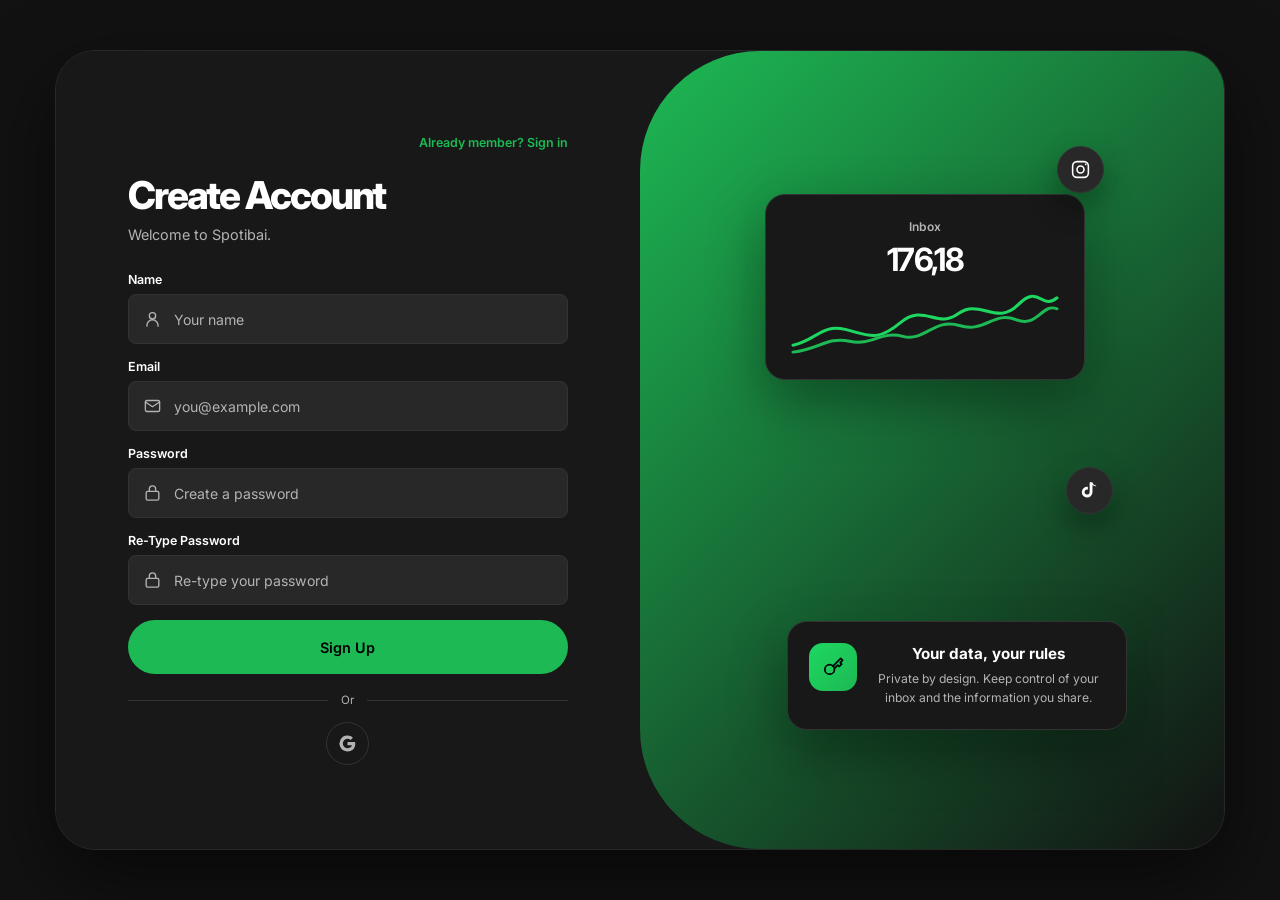
<file: Experimental/Website/Login/Login.html>
<!DOCTYPE html>
<html lang="en">
<head>
  <meta charset="UTF-8" />
  <meta name="viewport" content="width=device-width, initial-scale=1.0" />
  <meta name="theme-color" content="#121212" />
  <title>Spotibai — Sign Up or Sign In</title>
  <link rel="preconnect" href="https://fonts.googleapis.com" />
  <link rel="preconnect" href="https://fonts.gstatic.com" crossorigin />
  <link href="https://fonts.googleapis.com/css2?family=Inter:wght@400;500;600;700;800&display=swap" rel="stylesheet" />
  <style>

    :root {
      color-scheme: dark;
      --page-bg: #121212;
      --text: #ffffff;
      --muted: #b3b3b3;
      --primary-accent: #1db954;
      --border: #333333;
      --input-bg: #282828;
      --error: #dc2626;
      --success: #1db954;
    }

    * {
      box-sizing: border-box;
    }

    body {
      min-height: 100vh;
      margin: 0;
      padding: 24px;
      display: grid;
      place-items: center;
      background: var(--page-bg);
      color: var(--text);
      font-family: 'Inter', system-ui, -apple-system, BlinkMacSystemFont, "Segoe UI", sans-serif;
    }

    button,
    input,
    select {
      font: inherit;
    }

    button,
    a,
    select {
      -webkit-tap-highlight-color: transparent;
    }

    .auth-container {
      position: relative;
      isolation: isolate;
      display: flex;
      width: 95%;
      max-width: 1300px;
      height: 800px;
      overflow: hidden;
      border-radius: 40px;
      background-color: #181818;
      border: 1px solid #282828;
      box-shadow: 0 30px 80px rgb(0 0 0 / 55%);
    }

    .form-box {
      position: absolute;
      z-index: 1;
      top: 0;
      left: 0;
      display: flex;
      width: 50%;
      height: 100%;
      align-items: center;
      justify-content: center;
      padding: 44px 56px;
      background: #181818;
      transition: all 0.6s ease-in-out;
    }

    .sign-up-panel {
      left: 0;
      width: 50%;
      transform: translateX(0);
      opacity: 1;
      z-index: 2;
    }

    .sign-in-panel {
      left: 50%;
      width: 50%;
      transform: translateX(0);
      opacity: 0;
      z-index: 1;
      pointer-events: none;
    }

    .auth-container.panel-active .sign-up-panel {
      transform: translateX(0);
      opacity: 0;
      z-index: 1;
      pointer-events: none;
    }

    .auth-container.panel-active .sign-in-panel {
      opacity: 1;
      z-index: 5;
      pointer-events: auto;
    }

    .form-inner {
      width: min(100%, 440px);
    }

    .form-switch {
      display: flex;
      justify-content: flex-end;
      margin-bottom: 24px;
    }

    .form-switch a {
      color: var(--primary-accent);
      font-size: 0.78rem;
      font-weight: 600;
      text-decoration: none;
      text-align: right;
    }

    .form-switch a:hover {
      text-decoration: underline;
    }

    .form-header {
      margin-bottom: 26px;
    }

    .heading-row {
      display: flex;
      align-items: center;
      justify-content: space-between;
      gap: 14px;
      margin-bottom: 8px;
    }

    .form-header h1 {
      margin: 0;
      font-size: clamp(2rem, 3vw, 2.45rem);
      font-weight: 800;
      letter-spacing: -0.055em;
      line-height: 1.1;
    }

    .form-header p {
      margin: 0;
      color: var(--muted);
      font-size: 0.9rem;
      line-height: 1.55;
    }

    .form-header a,
    .forgot-link {
      color: var(--primary-accent);
      font-size: 0.78rem;
      font-weight: 600;
      text-decoration: none;
      white-space: nowrap;
    }

    .form-header a:hover,
    .forgot-link:hover {
      text-decoration: underline;
    }

    .field {
      margin-bottom: 15px;
    }

    .field label {
      display: block;
      margin-bottom: 7px;
      font-size: 0.78rem;
      font-weight: 600;
    }

    .input-wrap {
      position: relative;
    }

    .hidden {
      display: none !important;
    }

    .input-wrap > svg {
      position: absolute;
      top: 50%;
      left: 15px;
      width: 19px;
      height: 19px;
      color: #b3b3b3;
      pointer-events: none;
      transform: translateY(-50%);
    }

    .password-toggle {
      position: absolute;
      z-index: 10;
      top: 50%;
      right: 16px;
      display: grid;
      width: 20px;
      height: 24px;
      padding: 0;
      place-items: center;
      transform: translateY(-50%);
      border: 0;
      background: transparent;
      color: #b3b3b3;
      cursor: pointer;
    }

    .password-toggle svg {
      width: 19px;
      height: 19px;
    }

    .input-wrap input#signupPassword,
    .input-wrap input#signinPassword {
      padding-right: 40px;
    }

    .input-wrap input {
      width: 100%;
      height: 50px;
      padding: 0 15px 0 45px;
      border: 1px solid var(--border);
      border-radius: 8px;
      outline: none;
      background: var(--input-bg);
      color: var(--text);
      font-size: 0.88rem;
      transition: border-color 0.2s, box-shadow 0.2s, background 0.2s;
    }

    .input-wrap input::placeholder {
      color: #b3b3b3;
    }

    .input-wrap input:focus {
      border-color: var(--primary-accent);
      background: #282828;
      box-shadow: 0 0 0 3px rgb(29 185 84 / 15%);
    }

    .input-wrap input[aria-invalid="true"] {
      border-color: var(--error);
    }

    .field-error {
      min-height: 0;
      margin: 5px 0 0;
      color: var(--error);
      font-size: 0.72rem;
      line-height: 1.4;
    }

    .field-error:empty {
      display: none;
    }

    .password-rules {
      display: grid;
      gap: 5px;
      margin: 10px 0 0;
      padding: 0;
      color: #b3b3b3;
      font-size: 0.69rem;
      list-style: none;
    }

    .password-rules li {
      display: flex;
      align-items: center;
      gap: 7px;
      transition: color 0.2s;
    }

    .password-rules li::before {
      content: '';
      width: 6px;
      height: 6px;
      flex: 0 0 6px;
      border: 1px solid currentColor;
      border-radius: 50%;
    }

    .password-rules li.valid {
      color: #1db954;
    }

    .password-rules li.valid::before {
      width: 12px;
      height: 14px;
      flex-basis: 12px;
      border: 0;
      border-radius: 0;
      background: none;
      color: #1db954;
      content: '✓';
      font-size: 0.85rem;
      font-weight: 700;
      line-height: 1;
    }

    .signin-options {
      display: flex;
      align-items: center;
      justify-content: space-between;
      gap: 12px;
      margin: 2px 0 22px;
      font-size: 0.78rem;
    }

    .remember {
      display: inline-flex;
      align-items: center;
      gap: 8px;
      color: var(--muted);
      cursor: pointer;
    }

    .remember input {
      width: 15px;
      height: 15px;
      margin: 0;
      accent-color: var(--primary-accent);
    }

    .btn-primary {
      display: flex;
      width: 100%;
      min-height: 54px;
      align-items: center;
      justify-content: center;
      padding: 7px 22px;
      border: 0;
      border-radius: 999px;
      background: var(--primary-accent);
      color: #000000;
      cursor: pointer;
      font-size: 0.9rem;
      font-weight: 600;
      transition: background 0.2s, transform 0.2s, box-shadow 0.2s;
    }

    .btn-primary:hover {
      background: #1ed760;
      box-shadow: 0 8px 20px rgb(29 185 84 / 25%);
      transform: translateY(-1px);
    }

    .btn-primary:focus-visible,
    .social-button:focus-visible {
      outline: 3px solid rgb(29 185 84 / 45%);
      outline-offset: 3px;
    }

    .divider {
      display: flex;
      align-items: center;
      gap: 13px;
      margin: 19px 0 15px;
      color: #b3b3b3;
      font-size: 0.72rem;
    }

    .divider::before,
    .divider::after {
      height: 1px;
      flex: 1;
      background: var(--border);
      content: '';
    }

    .social-buttons {
      display: flex;
      justify-content: center;
      gap: 12px;
    }

    .social-button {
      display: grid;
      width: 43px;
      height: 43px;
      place-items: center;
      border: 1px solid var(--border);
      border-radius: 50%;
      background: transparent;
      color: #b3b3b3;
      cursor: pointer;
      transition: border-color 0.2s, background 0.2s, transform 0.2s;
    }

    .social-button:hover {
      border-color: #1db954;
      background: #282828;
      transform: translateY(-2px);
    }

    .social-button svg {
      width: 19px;
      height: 19px;
    }

    .form-status {
      min-height: 0;
      margin: 10px 0 0;
      color: var(--success);
      font-size: 0.75rem;
      line-height: 1.45;
    }

    .form-status:empty {
      display: none;
    }

    .design-overlay {
      position: absolute;
      z-index: 10;
      top: 0;
      left: 50%;
      width: 50%;
      height: 100%;
      overflow: hidden;
      margin: 0;
      padding: 60px;
      display: flex;
      align-items: center;
      justify-content: center;
      text-align: center;
      border: 0;
      border-top-left-radius: 120px;
      border-bottom-left-radius: 120px;
      box-shadow: none;
      background: linear-gradient(135deg, #1db954 0%, #121212 100%);
      transition: all 0.6s ease-in-out;
      transform: translateX(0);
    }

    .auth-container.panel-active .design-overlay {
      transform: translateX(-100%);
      border-top-left-radius: 0;
      border-bottom-left-radius: 0;
      border-top-right-radius: 120px;
      border-bottom-right-radius: 120px;
    }

    .overlay-inner {
      position: relative;
      width: 100%;
      height: 100%;
      min-height: 800px;
      overflow: hidden;
      background: transparent;
    }

    .widget {
      position: absolute;
      z-index: 1;
      border: 1px solid #333333;
      border-radius: 20px;
      background: #181818;
      color: #ffffff;
      box-shadow: 0 22px 55px rgb(0 0 0 / 38%), 0 0 28px rgb(29 185 84 / 8%);
      animation: float-y 5.2s ease-in-out infinite;
    }

    .widget-inbox {
      top: 18%;
      left: 14%;
      width: min(320px, 74%);
      padding: 24px 26px 20px;
      animation-name: float-inbox;
    }

    .widget-rules {
      right: 8%;
      bottom: 15%;
      display: flex;
      width: min(340px, 82%);
      align-items: flex-start;
      gap: 15px;
      padding: 21px;
      animation-name: float-rules;
      animation-delay: -2.5s;
    }

    @keyframes float-inbox {
      0%, 100% { transform: translateY(0) rotate(-3deg); }
      50% { transform: translateY(-11px) rotate(-3deg); }
    }

    @keyframes float-rules {
      0%, 100% { transform: translateY(0) rotate(-3deg); }
      50% { transform: translateY(-9px) rotate(-3deg); }
    }

    .widget-label {
      margin-bottom: 6px;
      color: #b3b3b3;
      font-size: 0.75rem;
      font-weight: 600;
      letter-spacing: 0.02em;
    }

    .widget-value {
      margin-bottom: 13px;
      color: #ffffff;
      font-size: 2rem;
      font-weight: 700;
      letter-spacing: -0.05em;
    }

    .chart {
      display: block;
      width: 100%;
      height: 67px;
      overflow: visible;
    }

    .key-icon {
      display: grid;
      width: 48px;
      height: 48px;
      flex: 0 0 48px;
      place-items: center;
      border-radius: 14px;
      background: linear-gradient(135deg, #1ed760, #1db954);
      color: #000000;
    }

    .key-icon svg {
      width: 23px;
      height: 23px;
    }

    .widget-rules h2 {
      margin: 1px 0 6px;
      color: #ffffff;
      font-size: 0.95rem;
      line-height: 1.35;
    }

    .widget-rules p {
      margin: 0;
      color: #b3b3b3;
      font-size: 0.76rem;
      line-height: 1.55;
    }

    .social-badge {
      position: absolute;
      z-index: 2;
      display: grid;
      width: 47px;
      height: 47px;
      place-items: center;
      border: 1px solid #333333;
      border-radius: 50%;
      background: #282828;
      box-shadow: 0 12px 30px rgb(0 0 0 / 38%), 0 0 20px rgb(29 185 84 / 10%);
      color: #ffffff;
      animation: float-y 4.5s ease-in-out infinite;
    }

    .social-badge svg {
      width: 21px;
      height: 21px;
    }

    .badge-instagram {
      top: 12%;
      right: 13%;
    }

    .badge-tiktok {
      right: 11%;
      bottom: 42%;
      animation-delay: -1.4s;
    }

    @keyframes float-y {
      0%, 100% { transform: translateY(0); }
      50% { transform: translateY(-10px); }
    }

    @media (max-width: 899px) {
      body {
        display: block;
        padding: 0;
      }

      .auth-container {
        width: 100%;
        height: auto;
        min-height: 100vh;
        border-radius: 0;
        box-shadow: none;
      }

      .design-overlay {
        display: none;
      }

      .form-box {
        position: absolute;
        top: 0;
        left: 0;
        width: 100%;
        height: 100%;
        min-height: 100vh;
        overflow-y: auto;
        align-items: flex-start;
        padding: 44px 24px;
        transition: opacity 0.6s ease-in-out;
      }

      .sign-in-panel {
        left: 0;
        transform: none;
        opacity: 0;
        z-index: 1;
        pointer-events: none;
      }

      .sign-up-panel {
        transform: none;
        opacity: 1;
        z-index: 2;
        pointer-events: auto;
      }

      .auth-container.panel-active .sign-up-panel {
        transform: none;
        opacity: 0;
        z-index: 1;
        pointer-events: none;
      }

      .auth-container.panel-active .sign-in-panel {
        transform: none;
        opacity: 1;
        z-index: 3;
        pointer-events: auto;
      }

      .form-inner {
        width: min(100%, 460px);
        margin: auto;
      }

      .form-switch {
        margin-bottom: 18px;
      }

    }

    @media (max-width: 420px) {
      .form-box {
        padding-right: 20px;
        padding-left: 20px;
      }

      .heading-row {
        align-items: flex-start;
        gap: 8px;
      }

      .form-header h1 {
        font-size: 1.9rem;
      }

      .form-header a {
        padding-top: 6px;
        font-size: 0.7rem;
      }
    }

    @media (prefers-reduced-motion: reduce) {
      *,
      *::before,
      *::after {
        scroll-behavior: auto !important;
        animation-duration: 0.01ms !important;
        animation-iteration-count: 1 !important;
        transition-duration: 0.01ms !important;
      }
    }
  
  </style>
</head>
<body>
  <main class="auth-container" id="authContainer">
    <section class="form-box sign-up sign-up-panel" id="signupPanel" aria-hidden="false">
      <div class="form-inner">
        <form id="signupForm" novalidate>
          <div class="form-switch">
            <a href="#signin" id="linkSignIn">Already member? Sign in</a>
          </div>
          <header class="form-header">
            <div class="heading-row">
              <h1>Create Account</h1>
            </div>
            <p>Welcome to Spotibai.</p>
          </header>

          <div class="field">
            <label for="signupName">Name</label>
            <div class="input-wrap">
              <svg viewBox="0 0 24 24" fill="none" stroke="currentColor" stroke-width="1.7" stroke-linecap="round" stroke-linejoin="round" aria-hidden="true">
                <circle cx="12" cy="8" r="4"></circle>
                <path d="M5 21v-1a7 7 0 0 1 14 0v1"></path>
              </svg>
              <input id="signupName" name="name" type="text" autocomplete="name" placeholder="Your name" aria-describedby="signupNameError" />
            </div>
            <p class="field-error" id="signupNameError"></p>
          </div>

          <div class="field">
            <label for="signupEmail">Email</label>
            <div class="input-wrap">
              <svg viewBox="0 0 24 24" fill="none" stroke="currentColor" stroke-width="1.7" stroke-linecap="round" stroke-linejoin="round" aria-hidden="true">
                <rect x="3" y="5" width="18" height="14" rx="2"></rect>
                <path d="m3 7 9 6 9-6"></path>
              </svg>
              <input id="signupEmail" name="email" type="email" autocomplete="email" placeholder="you@example.com" aria-describedby="signupEmailError" />
            </div>
            <p class="field-error" id="signupEmailError"></p>
          </div>

          <div class="field">
            <label for="signupPassword">Password</label>
            <div class="input-wrap">
              <svg viewBox="0 0 24 24" fill="none" stroke="currentColor" stroke-width="1.7" stroke-linecap="round" stroke-linejoin="round" aria-hidden="true">
                <rect x="4" y="10" width="16" height="11" rx="2"></rect>
                <path d="M8 10V7a4 4 0 0 1 8 0v3"></path>
              </svg>
              <input id="signupPassword" name="password" type="password" autocomplete="new-password" placeholder="Create a password" aria-describedby="signupPasswordError passwordRules" />
              <button class="password-toggle hidden" id="toggleSignupPassword" type="button" aria-label="Show password" aria-pressed="false">
                <svg viewBox="0 0 24 24" fill="none" stroke="currentColor" stroke-width="1.7" stroke-linecap="round" stroke-linejoin="round" aria-hidden="true">
                  <path d="M3 3l18 18"></path>
                  <path d="M10.6 10.6a2 2 0 0 0 2.8 2.8"></path>
                  <path d="M9.9 5.2A10.8 10.8 0 0 1 12 5c6.4 0 10 7 10 7a16 16 0 0 1-3.1 3.9"></path>
                  <path d="M6.2 6.2C3.5 8 2 12 2 12s3.6 7 10 7c1.4 0 2.6-.3 3.7-.8"></path>
                </svg>
              </button>
            </div>
            <p class="field-error" id="signupPasswordError"></p>
            <ul class="password-rules hidden" id="passwordRules" aria-live="polite">
              <li id="req-length" data-rule="length">At least 8 characters</li>
              <li id="req-number" data-rule="numberOrSymbol">At least one number (0-9) or a symbol</li>
              <li id="req-case" data-rule="case">Lowercase (a-z) and uppercase (A-Z)</li>
            </ul>
          </div>

          <div class="field">
            <label for="signupConfirmPassword">Re-Type Password</label>
            <div class="input-wrap">
              <svg viewBox="0 0 24 24" fill="none" stroke="currentColor" stroke-width="1.7" stroke-linecap="round" stroke-linejoin="round" aria-hidden="true">
                <rect x="4" y="10" width="16" height="11" rx="2"></rect>
                <path d="M8 10V7a4 4 0 0 1 8 0v3"></path>
              </svg>
              <input id="signupConfirmPassword" name="confirmPassword" type="password" autocomplete="new-password" placeholder="Re-type your password" aria-describedby="signupConfirmPasswordError" />
            </div>
            <p class="field-error" id="signupConfirmPasswordError"></p>
          </div>

          <button class="btn-primary" type="submit">
            Sign Up
          </button>
          <p class="form-status" id="signupStatus" role="status" aria-live="polite"></p>

          <div class="divider">Or</div>
          <div class="social-buttons" aria-label="Social sign-up options">
            <button class="social-button" type="button" data-provider="Google" aria-label="Continue with Google">
              <svg viewBox="0 0 48 48" aria-hidden="true">
                <path fill="#B3B3B3" d="M43.6 24.5c0-1.4-.1-2.8-.4-4.1H24v7.8h11a9.4 9.4 0 0 1-4.1 6.2v5.1h6.7c3.9-3.6 6-8.8 6-15z"></path>
                <path fill="#B3B3B3" d="M24 44c5.5 0 10.1-1.8 13.5-4.9l-6.7-5.1c-1.8 1.2-4.1 2-6.8 2-5.2 0-9.6-3.5-11.2-8.2H5.9v5.3A20 20 0 0 0 24 44z"></path>
                <path fill="#B3B3B3" d="M12.8 27.8a12 12 0 0 1 0-7.6v-5.3H5.9a20 20 0 0 0 0 18.2l6.9-5.3z"></path>
                <path fill="#B3B3B3" d="M24 12c3 0 5.7 1 7.8 3.1l5.9-5.9C34.1 5.8 29.5 4 24 4A20 20 0 0 0 5.9 14.9l6.9 5.3C14.4 15.5 18.8 12 24 12z"></path>
              </svg>
            </button>
          </div>
        </form>
      </div>
    </section>

    <section class="form-box sign-in sign-in-panel" id="signinPanel" aria-hidden="true" inert>
      <div class="form-inner">
        <form id="signinForm" novalidate>
          <div class="form-switch">
            <a href="#signup" id="linkSignUp">Don't have an account? Sign Up</a>
          </div>
          <header class="form-header">
            <div class="heading-row">
              <h1>Login to Your Account</h1>
            </div>
            <p>Sign in to your Spotibai account</p>
          </header>

          <div class="field">
            <label for="signinEmail">Email</label>
            <div class="input-wrap">
              <svg viewBox="0 0 24 24" fill="none" stroke="currentColor" stroke-width="1.7" stroke-linecap="round" stroke-linejoin="round" aria-hidden="true">
                <rect x="3" y="5" width="18" height="14" rx="2"></rect>
                <path d="m3 7 9 6 9-6"></path>
              </svg>
              <input id="signinEmail" name="email" type="email" autocomplete="email" placeholder="you@example.com" aria-describedby="signinEmailError" />
            </div>
            <p class="field-error" id="signinEmailError"></p>
          </div>

          <div class="field">
            <label for="signinPassword">Password</label>
            <div class="input-wrap">
              <svg viewBox="0 0 24 24" fill="none" stroke="currentColor" stroke-width="1.7" stroke-linecap="round" stroke-linejoin="round" aria-hidden="true">
                <rect x="4" y="10" width="16" height="11" rx="2"></rect>
                <path d="M8 10V7a4 4 0 0 1 8 0v3"></path>
              </svg>
              <input id="signinPassword" name="password" type="password" autocomplete="current-password" placeholder="Your password" aria-describedby="signinPasswordError" />
              <button class="password-toggle hidden" id="login-eye-icon" type="button" aria-label="Show password" aria-pressed="false">
                <svg viewBox="0 0 24 24" fill="none" stroke="currentColor" stroke-width="1.7" stroke-linecap="round" stroke-linejoin="round" aria-hidden="true">
                  <path d="M3 3l18 18"></path>
                  <path d="M10.6 10.6a2 2 0 0 0 2.8 2.8"></path>
                  <path d="M9.9 5.2A10.8 10.8 0 0 1 12 5c6.4 0 10 7 10 7a16 16 0 0 1-3.1 3.9"></path>
                  <path d="M6.2 6.2C3.5 8 2 12 2 12s3.6 7 10 7c1.4 0 2.6-.3 3.7-.8"></path>
                </svg>
              </button>
            </div>
            <p class="field-error" id="signinPasswordError"></p>
          </div>

          <div class="signin-options">
            <label class="remember">
              <input id="rememberMe" name="remember" type="checkbox" />
              Remember me
            </label>
            <a class="forgot-link" href="#forgot-password" id="forgotPassword">Forgot password?</a>
          </div>

          <button class="btn-primary" type="submit">
            Sign In
          </button>
          <p class="form-status" id="signinStatus" role="status" aria-live="polite"></p>

          <div class="divider">Or</div>
          <div class="social-buttons" aria-label="Social sign-in options">
            <button class="social-button" type="button" data-provider="Google" aria-label="Continue with Google">
              <svg viewBox="0 0 48 48" aria-hidden="true">
                <path fill="#B3B3B3" d="M43.6 24.5c0-1.4-.1-2.8-.4-4.1H24v7.8h11a9.4 9.4 0 0 1-4.1 6.2v5.1h6.7c3.9-3.6 6-8.8 6-15z"></path>
                <path fill="#B3B3B3" d="M24 44c5.5 0 10.1-1.8 13.5-4.9l-6.7-5.1c-1.8 1.2-4.1 2-6.8 2-5.2 0-9.6-3.5-11.2-8.2H5.9v5.3A20 20 0 0 0 24 44z"></path>
                <path fill="#B3B3B3" d="M12.8 27.8a12 12 0 0 1 0-7.6v-5.3H5.9a20 20 0 0 0 0 18.2l6.9-5.3z"></path>
                <path fill="#B3B3B3" d="M24 12c3 0 5.7 1 7.8 3.1l5.9-5.9C34.1 5.8 29.5 4 24 4A20 20 0 0 0 5.9 14.9l6.9 5.3C14.4 15.5 18.8 12 24 12z"></path>
              </svg>
            </button>
          </div>
        </form>
      </div>
    </section>

    <aside class="overlay-box design-overlay">
      <div class="overlay-inner">
        <div class="widget widget-inbox">
          <div class="widget-label">Inbox</div>
          <div class="widget-value">176,18</div>
          <svg class="chart" viewBox="0 0 240 68" preserveAspectRatio="none" aria-hidden="true">
            <path d="M1 54 C22 49 27 32 48 38 S77 51 98 31 S131 38 150 22 S185 35 204 13 S225 19 239 6" fill="none" stroke="#1ed760" stroke-width="3" stroke-linecap="round"></path>
            <path d="M1 61 C25 58 32 45 52 50 S80 39 100 45 S128 26 151 34 S182 19 202 28 S225 11 239 17" fill="none" stroke="#1DB954" stroke-width="3" stroke-linecap="round"></path>
          </svg>
        </div>

        <div class="widget widget-rules">
          <div class="key-icon">
            <svg viewBox="0 0 24 24" fill="none" stroke="currentColor" stroke-width="1.8" stroke-linecap="round" stroke-linejoin="round" aria-hidden="true">
              <circle cx="8" cy="15" r="5"></circle>
              <path d="m11.5 11.5 8-8 2 2-2.5 2.5 1.5 1.5-2.5 2.5-1.5-1.5-3.5 3.5"></path>
            </svg>
          </div>
          <div>
            <h2>Your data, your rules</h2>
            <p>Private by design. Keep control of your inbox and the information you share.</p>
          </div>
        </div>

        <div class="social-badge badge-instagram" aria-label="Instagram">
          <svg viewBox="0 0 24 24" fill="none" stroke="currentColor" stroke-width="1.8" stroke-linecap="round" stroke-linejoin="round" aria-hidden="true">
            <rect x="3" y="3" width="18" height="18" rx="5"></rect>
            <circle cx="12" cy="12" r="4"></circle>
            <circle cx="18" cy="6" r="1" fill="currentColor" stroke="none"></circle>
          </svg>
        </div>
        <div class="social-badge badge-tiktok" aria-label="TikTok">
          <svg viewBox="0 0 24 24" fill="currentColor" aria-hidden="true">
            <path d="M19.6 7.1a6.9 6.9 0 0 1-4.2-1.4v8.1a6.1 6.1 0 1 1-5.3-6v3.2a2.9 2.9 0 1 0 2.1 2.8V2.5h3.2c.2 2 1.8 3.6 4.2 3.9v.7z"></path>
          </svg>
        </div>
      </div>
    </aside>
  </main>

  <script>

    (function () {
      var authContainer = document.getElementById('authContainer');
      var signupPanel = document.getElementById('signupPanel');
      var signinPanel = document.getElementById('signinPanel');
      var signupForm = document.getElementById('signupForm');
      var signinForm = document.getElementById('signinForm');
      var signupPassword = document.getElementById('signupPassword');
      var signinPassword = document.getElementById('signinPassword');
      var signupConfirmPassword = document.getElementById('signupConfirmPassword');
      var toggleSignupPassword = document.getElementById('toggleSignupPassword');
      var toggleSigninPassword = document.getElementById('login-eye-icon');
      var passwordRulesList = document.getElementById('passwordRules');
      var signupStatus = document.getElementById('signupStatus');
      var signinStatus = document.getElementById('signinStatus');

      function setMode(showSignin) {
        authContainer.classList.toggle('panel-active', showSignin);
        signupPanel.setAttribute('aria-hidden', String(showSignin));
        signinPanel.setAttribute('aria-hidden', String(!showSignin));
        signupPanel.toggleAttribute('inert', showSignin);
        signinPanel.toggleAttribute('inert', !showSignin);
        clearErrors(signupForm);
        clearErrors(signinForm);
        signupStatus.textContent = '';
        signinStatus.textContent = '';
      }

      document.getElementById('linkSignIn').addEventListener('click', function (event) {
        event.preventDefault();
        setMode(true);
      });

      document.getElementById('linkSignUp').addEventListener('click', function (event) {
        event.preventDefault();
        setMode(false);
      });

      function clearErrors(form) {
        form.querySelectorAll('.field-error').forEach(function (error) {
          error.textContent = '';
        });
        form.querySelectorAll('[aria-invalid="true"]').forEach(function (input) {
          input.removeAttribute('aria-invalid');
        });
      }

      function setError(input, message) {
        var error = document.getElementById(input.id + 'Error');
        input.setAttribute('aria-invalid', 'true');
        error.textContent = message;
      }

      function isValidEmail(value) {
        return /^[^\s@]+@[^\s@]+\.[^\s@]+$/.test(value);
      }

      function getPasswordRules(password) {
        return {
          length: password.length >= 8,
          numberOrSymbol: /[0-9!@#$%^&*(),.?":{}|<>]/.test(password),
          case: /[a-z]/.test(password) && /[A-Z]/.test(password)
        };
      }

      function setPasswordToggleIcon(toggle, showPassword) {
        toggle.setAttribute('aria-label', showPassword ? 'Hide password' : 'Show password');
        toggle.setAttribute('aria-pressed', String(showPassword));
        toggle.innerHTML = showPassword
          ? '<svg viewBox="0 0 24 24" fill="none" stroke="currentColor" stroke-width="1.7" stroke-linecap="round" stroke-linejoin="round" aria-hidden="true"><path d="M2 12s3.6-7 10-7 10 7 10 7-3.6 7-10 7-10-7-10-7Z"></path><circle cx="12" cy="12" r="3"></circle></svg>'
          : '<svg viewBox="0 0 24 24" fill="none" stroke="currentColor" stroke-width="1.7" stroke-linecap="round" stroke-linejoin="round" aria-hidden="true"><path d="M3 3l18 18"></path><path d="M10.6 10.6a2 2 0 0 0 2.8 2.8"></path><path d="M9.9 5.2A10.8 10.8 0 0 1 12 5c6.4 0 10 7 10 7a16 16 0 0 1-3.1 3.9"></path><path d="M6.2 6.2C3.5 8 2 12 2 12s3.6 7 10 7c1.4 0 2.6-.3 3.7-.8"></path></svg>';
      }

      function updatePasswordRules() {
        var rules = getPasswordRules(signupPassword.value);
        Object.keys(rules).forEach(function (ruleName) {
          document.querySelector('[data-rule="' + ruleName + '"]').classList.toggle('valid', rules[ruleName]);
        });
        if (rules.length && rules.numberOrSymbol && rules.case) {
          signupPassword.removeAttribute('aria-invalid');
          document.getElementById('signupPasswordError').textContent = '';
        }
      }

      function handleSignupPasswordInput() {
        var hasPassword = signupPassword.value.length > 0;
        toggleSignupPassword.classList.toggle('hidden', !hasPassword);
        passwordRulesList.classList.toggle('hidden', !hasPassword);

        if (hasPassword) {
          updatePasswordRules();
          setPasswordToggleIcon(toggleSignupPassword, signupPassword.type === 'text');
        } else {
          passwordRulesList.querySelectorAll('li').forEach(function (rule) {
            rule.classList.remove('valid');
          });
          signupPassword.type = 'password';
          setPasswordToggleIcon(toggleSignupPassword, false);
        }
      }

      function togglePasswordVisibility(input, toggle) {
        var showPassword = input.type === 'password';
        input.type = showPassword ? 'text' : 'password';
        setPasswordToggleIcon(toggle, showPassword);
      }

      toggleSignupPassword.addEventListener('click', function () {
        togglePasswordVisibility(signupPassword, toggleSignupPassword);
      });

      signinPassword.addEventListener('input', function () {
        var hasPassword = signinPassword.value.length > 0;
        toggleSigninPassword.classList.toggle('hidden', !hasPassword);
        if (!hasPassword) {
          signinPassword.type = 'password';
        }
        setPasswordToggleIcon(toggleSigninPassword, signinPassword.type === 'text');
      });

      toggleSigninPassword.addEventListener('click', function () {
        togglePasswordVisibility(signinPassword, toggleSigninPassword);
      });

      signinForm.addEventListener('reset', function () {
        toggleSigninPassword.classList.add('hidden');
        window.setTimeout(function () {
          signinPassword.type = 'password';
          setPasswordToggleIcon(toggleSigninPassword, false);
          toggleSigninPassword.classList.add('hidden');
        }, 0);
      });

      signupPassword.addEventListener('input', function () {
        handleSignupPasswordInput();
        if (signupConfirmPassword.value && signupConfirmPassword.value === signupPassword.value) {
          signupConfirmPassword.removeAttribute('aria-invalid');
          document.getElementById('signupConfirmPasswordError').textContent = '';
        }
        signupStatus.textContent = '';
      });

      signupForm.addEventListener('reset', function () {
        toggleSignupPassword.classList.add('hidden');
        passwordRulesList.classList.add('hidden');
        window.setTimeout(handleSignupPasswordInput, 0);
      });

      signupConfirmPassword.addEventListener('input', function () {
        signupStatus.textContent = '';
        if (signupConfirmPassword.value === signupPassword.value) {
          signupConfirmPassword.removeAttribute('aria-invalid');
          document.getElementById('signupConfirmPasswordError').textContent = '';
        }
      });

      signupForm.querySelectorAll('input').forEach(function (input) {
        input.addEventListener('input', function () {
          signupStatus.textContent = '';
          if (input !== signupPassword && input !== signupConfirmPassword) {
            input.removeAttribute('aria-invalid');
            document.getElementById(input.id + 'Error').textContent = '';
          }
        });
      });

      signupForm.addEventListener('submit', function (event) {
        event.preventDefault();
        clearErrors(signupForm);
        signupStatus.textContent = '';
        var valid = true;
        var name = document.getElementById('signupName');
        var email = document.getElementById('signupEmail');
        var confirmPassword = signupConfirmPassword;
        var passwordRules = getPasswordRules(signupPassword.value);

        if (!name.value.trim()) {
          setError(name, 'Please enter your name.');
          valid = false;
        }

        if (!email.value.trim()) {
          setError(email, 'Please enter your email address.');
          valid = false;
        } else if (!isValidEmail(email.value.trim())) {
          setError(email, 'Please enter a valid email address.');
          valid = false;
        }

        if (!signupPassword.value) {
          setError(signupPassword, 'Please enter a password.');
          valid = false;
        } else if (!passwordRules.length || !passwordRules.numberOrSymbol || !passwordRules.case) {
          setError(signupPassword, 'Your password must meet all three requirements.');
          valid = false;
        }

        if (!confirmPassword.value) {
          setError(confirmPassword, 'Please re-type your password.');
          valid = false;
        } else if (signupPassword.value !== confirmPassword.value) {
          setError(confirmPassword, 'Passwords do not match.');
          valid = false;
        }

        if (valid) {
          signupStatus.textContent = 'Your details are valid. Connect an authentication service to create the account.';
        }
      });

      signinForm.addEventListener('submit', function (event) {
        event.preventDefault();
        clearErrors(signinForm);
        signinStatus.textContent = '';
        var email = document.getElementById('signinEmail');
        var password = document.getElementById('signinPassword');
        var valid = true;

        if (!email.value.trim()) {
          setError(email, 'Please enter your email address.');
          valid = false;
        } else if (!isValidEmail(email.value.trim())) {
          setError(email, 'Please enter a valid email address.');
          valid = false;
        }

        if (!password.value) {
          setError(password, 'Please enter your password.');
          valid = false;
        }

        if (valid) {
          signinStatus.textContent = 'Connect an authentication service to sign in.';
        }
      });

      document.querySelectorAll('.social-button').forEach(function (button) {
        button.addEventListener('click', function () {
          var activeStatus = authContainer.classList.contains('panel-active') ? signinStatus : signupStatus;
          activeStatus.textContent = button.dataset.provider + ' authentication is not connected yet.';
        });
      });

      document.getElementById('forgotPassword').addEventListener('click', function (event) {
        event.preventDefault();
        signinStatus.textContent = 'Password recovery is not connected yet.';
      });
    })();
  
  </script>
</body>
</html>
</file>
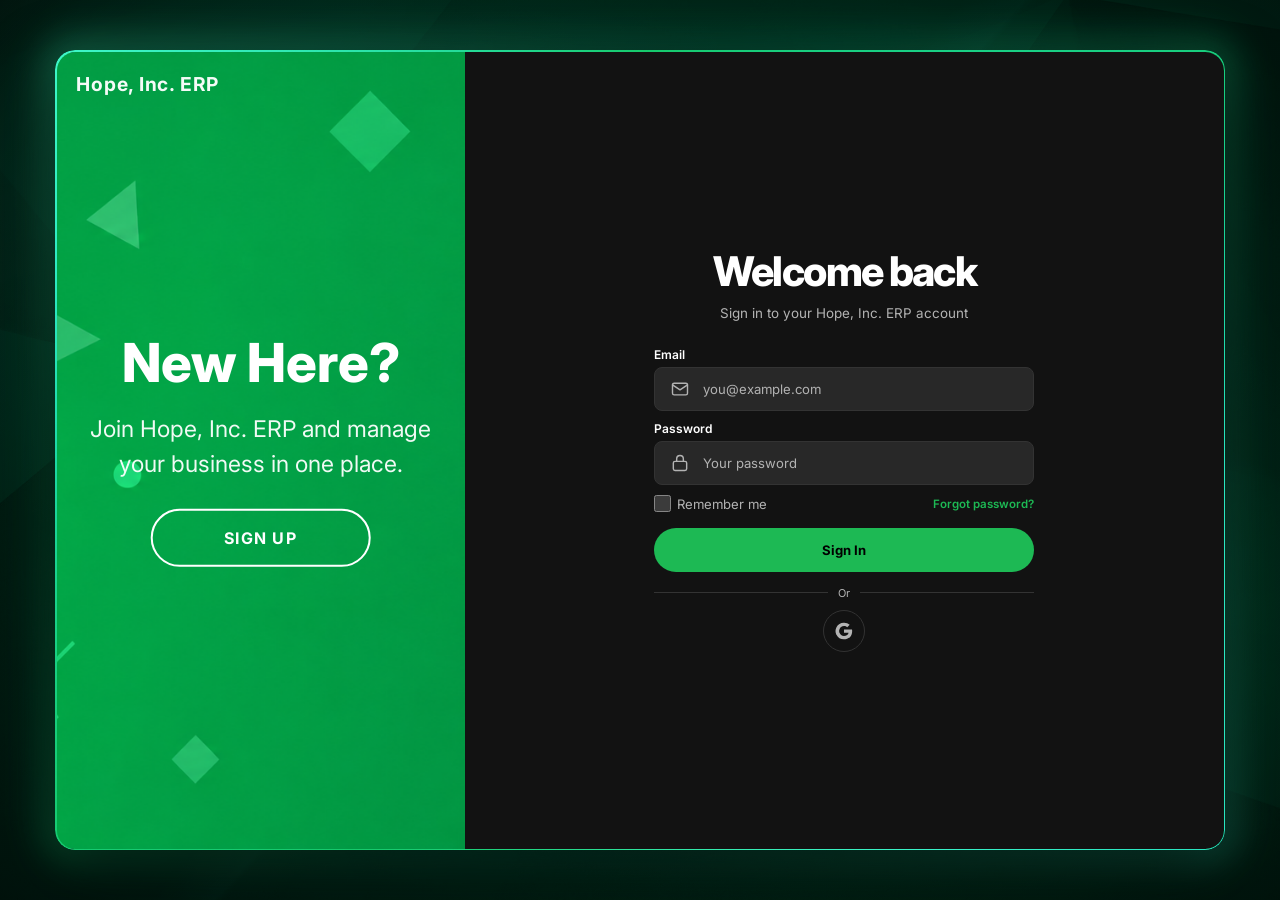
<file: Website/Website/Login/Login.html>
<!DOCTYPE html>
<html lang="en">
<head>
  <meta charset="UTF-8" />
  <meta name="viewport" content="width=device-width, initial-scale=1.0" />
  <meta name="theme-color" content="#121212" />
  <title>Hope, Inc. ERP — Sign Up or Sign In</title>
  <script>
    (function () {
      var requestedMode = new URLSearchParams(window.location.search).get('mode');
      var mode = requestedMode === 'signup' || requestedMode === 'register'
        ? 'signup'
        : requestedMode === 'recovery' ? 'recovery' : 'signin';
      document.documentElement.dataset.authMode = mode;
      document.documentElement.dataset.authReady = 'false';
    })();
  </script>
  <script>
    window.spotibaiSupabaseReady = new Promise((resolve, reject) => {
      window.addEventListener('spotibai:supabase-ready', event => resolve(event.detail), { once: true });
      window.addEventListener('spotibai:supabase-error', event => reject(event.detail), { once: true });
    });
  </script>
  <script type="module" src="../scripts/supabase-bridge.js"></script>
  <link rel="preconnect" href="https://fonts.googleapis.com" />
  <link rel="preconnect" href="https://fonts.gstatic.com" crossorigin />
  <link href="https://fonts.googleapis.com/css2?family=Inter:wght@400;500;600;700;800&display=swap" rel="stylesheet" />
  <link rel="stylesheet" href="style.css" />
</head>
<body>
  <div class="page-enter-transition" aria-hidden="true"></div>
  <div class="auth-frame">
    <main class="auth" id="auth">
    <div class="welcome-plane" aria-label="Hope, Inc. ERP welcome panel">
      <section class="welcome left" aria-label="Sign up welcome message">
        <div class="copy">
          <h2>New Here?</h2>
          <p>Join Hope, Inc. ERP and manage your business in one place.</p>
          <button class="outline" data-mode="signup" type="button">Sign Up</button>
        </div>
      </section>

      <section class="welcome right" aria-label="Sign in welcome message">
        <div class="copy">
          <h2>One Of Us?</h2>
          <p>If you already have an account, sign in to continue.</p>
          <button class="outline" data-mode="signin" type="button">Sign In</button>
        </div>

      </section>
    </div>

    <a class="brand" href="../Homepage/index.html" aria-label="Hope, Inc. ERP home">
      <span>Hope, Inc. ERP</span>
    </a>

    <div class="form-layer">
      <div class="form-sheet">
        <div class="form-track">
          <section class="form-panel signup-panel" aria-label="Create account">
            <form id="signupForm" novalidate>
              <h1>Create your account</h1>
              <p class="form-subtitle">Join Hope, Inc. ERP</p>

              <div class="name-fields" id="signupNameFields">
                <div class="field">
                  <label for="signupFirstName">First Name</label>
                  <div class="input-wrap">
                    <svg class="field-icon" viewBox="0 0 24 24" fill="none" stroke="currentColor" stroke-width="1.7" stroke-linecap="round" stroke-linejoin="round" aria-hidden="true">
                      <circle cx="12" cy="8" r="4"></circle>
                      <path d="M5 21v-1a7 7 0 0 1 14 0v1"></path>
                    </svg>
                    <input id="signupFirstName" name="first_name" type="text" autocomplete="given-name" placeholder="First name" aria-describedby="signupFirstNameError" required />
                  </div>
                  <p class="field-error" id="signupFirstNameError"></p>
                </div>
                <div class="field">
                  <label for="signupLastName">Last Name</label>
                  <div class="input-wrap">
                    <svg class="field-icon" viewBox="0 0 24 24" fill="none" stroke="currentColor" stroke-width="1.7" stroke-linecap="round" stroke-linejoin="round" aria-hidden="true">
                      <circle cx="12" cy="8" r="4"></circle>
                      <path d="M5 21v-1a7 7 0 0 1 14 0v1"></path>
                    </svg>
                    <input id="signupLastName" name="last_name" type="text" autocomplete="family-name" placeholder="Last name" aria-describedby="signupLastNameError" required />
                  </div>
                  <p class="field-error" id="signupLastNameError"></p>
                </div>
              </div>

              <div class="field">
                <label for="signupEmail">Email</label>
                <div class="input-wrap">
                  <svg class="field-icon" viewBox="0 0 24 24" fill="none" stroke="currentColor" stroke-width="1.7" stroke-linecap="round" stroke-linejoin="round" aria-hidden="true">
                    <rect x="3" y="5" width="18" height="14" rx="2"></rect>
                    <path d="m3 7 9 6 9-6"></path>
                  </svg>
                  <input id="signupEmail" name="email" type="email" autocomplete="email" placeholder="you@example.com" aria-describedby="signupEmailError" />
                </div>
                <p class="field-error" id="signupEmailError"></p>
              </div>

              <div class="field">
                <label for="signupPassword">Password</label>
                <div class="input-wrap">
                  <svg class="field-icon" viewBox="0 0 24 24" fill="none" stroke="currentColor" stroke-width="1.7" stroke-linecap="round" stroke-linejoin="round" aria-hidden="true">
                    <rect x="4" y="10" width="16" height="11" rx="2"></rect>
                    <path d="M8 10V7a4 4 0 0 1 8 0v3"></path>
                  </svg>
                  <input id="signupPassword" name="password" type="password" autocomplete="new-password" placeholder="Create a password" aria-describedby="signupPasswordError passwordRules" />
                  <button class="password-toggle hidden" id="toggleSignupPassword" type="button" aria-label="Show password" aria-pressed="false">
                    <svg viewBox="0 0 24 24" fill="none" stroke="currentColor" stroke-width="1.7" stroke-linecap="round" stroke-linejoin="round" aria-hidden="true">
                      <path d="M3 3l18 18"></path>
                      <path d="M10.6 10.6a2 2 0 0 0 2.8 2.8"></path>
                      <path d="M9.9 5.2A10.8 10.8 0 0 1 12 5c6.4 0 10 7 10 7a16 16 0 0 1-3.1 3.9"></path>
                      <path d="M6.2 6.2C3.5 8 2 12 2 12s3.6 7 10 7c1.4 0 2.6-.3 3.7-.8"></path>
                    </svg>
                  </button>
                </div>
                <p class="field-error" id="signupPasswordError"></p>
                <ul class="password-rules hidden" id="passwordRules" aria-live="polite">
                  <li id="req-length" data-rule="length">At least 8 characters</li>
                  <li id="req-number" data-rule="numberOrSymbol">At least one number or symbol</li>
                  <li id="req-case" data-rule="case">Lowercase and uppercase letters</li>
                </ul>
              </div>

              <div class="field">
                <label for="signupConfirmPassword">Re-Type Password</label>
                <div class="input-wrap">
                  <svg class="field-icon" viewBox="0 0 24 24" fill="none" stroke="currentColor" stroke-width="1.7" stroke-linecap="round" stroke-linejoin="round" aria-hidden="true">
                    <rect x="4" y="10" width="16" height="11" rx="2"></rect>
                    <path d="M8 10V7a4 4 0 0 1 8 0v3"></path>
                  </svg>
                  <input id="signupConfirmPassword" name="confirmPassword" type="password" autocomplete="new-password" placeholder="Re-type your password" aria-describedby="signupConfirmPasswordError" />
                </div>
                <p class="field-error" id="signupConfirmPasswordError"></p>
              </div>

              <button class="btn-primary" type="submit">Sign Up</button>
              <p class="form-status" id="signupStatus" role="status" aria-live="polite"></p>
              <div class="divider">Or</div>
              <div class="social-buttons" aria-label="Social sign-up options">
                <button class="social-button" type="button" data-provider="Google" aria-label="Continue with Google">
                  <svg viewBox="0 0 48 48" aria-hidden="true">
                    <path fill="#B3B3B3" d="M43.6 24.5c0-1.4-.1-2.8-.4-4.1H24v7.8h11a9.4 9.4 0 0 1-4.1 6.2v5.1h6.7c3.9-3.6 6-8.8 6-15z"></path>
                    <path fill="#B3B3B3" d="M24 44c5.5 0 10.1-1.8 13.5-4.9l-6.7-5.1c-1.8 1.2-4.1 2-6.8 2-5.2 0-9.6-3.5-11.2-8.2H5.9v5.3A20 20 0 0 0 24 44z"></path>
                    <path fill="#B3B3B3" d="M12.8 27.8a12 12 0 0 1 0-7.6v-5.3H5.9a20 20 0 0 0 0 18.2l6.9-5.3z"></path>
                    <path fill="#B3B3B3" d="M24 12c3 0 5.7 1 7.8 3.1l5.9-5.9C34.1 5.8 29.5 4 24 4A20 20 0 0 0 5.9 14.9l6.9 5.3C14.4 15.5 18.8 12 24 12z"></path>
                  </svg>
                </button>
              </div>
            </form>
          </section>

          <section class="form-panel signin-panel" id="signinPanel" aria-label="Sign in" aria-hidden="true" inert>
            <form id="signinForm" autocomplete="off" novalidate>
              <h1>Welcome back</h1>
              <p class="form-subtitle">Sign in to your Hope, Inc. ERP account</p>

              <div class="field">
                <label for="signinEmail">Email</label>
                <div class="input-wrap">
                  <svg class="field-icon" viewBox="0 0 24 24" fill="none" stroke="currentColor" stroke-width="1.7" stroke-linecap="round" stroke-linejoin="round" aria-hidden="true">
                    <rect x="3" y="5" width="18" height="14" rx="2"></rect>
                    <path d="m3 7 9 6 9-6"></path>
                  </svg>
                  <input id="signinEmail" name="email" type="email" autocomplete="off" placeholder="you@example.com" aria-describedby="signinEmailError" />
                </div>
                <p class="field-error" id="signinEmailError"></p>
              </div>

              <div class="field">
                <label for="signinPassword">Password</label>
                <div class="input-wrap">
                  <svg class="field-icon" viewBox="0 0 24 24" fill="none" stroke="currentColor" stroke-width="1.7" stroke-linecap="round" stroke-linejoin="round" aria-hidden="true">
                    <rect x="4" y="10" width="16" height="11" rx="2"></rect>
                    <path d="M8 10V7a4 4 0 0 1 8 0v3"></path>
                  </svg>
                  <input id="signinPassword" name="password" type="password" autocomplete="new-password" placeholder="Your password" aria-describedby="signinPasswordError" />
                  <button class="password-toggle hidden" id="toggleSigninPassword" type="button" aria-label="Show password" aria-pressed="false">
                    <svg viewBox="0 0 24 24" fill="none" stroke="currentColor" stroke-width="1.7" stroke-linecap="round" stroke-linejoin="round" aria-hidden="true">
                      <path d="M3 3l18 18"></path>
                      <path d="M10.6 10.6a2 2 0 0 0 2.8 2.8"></path>
                      <path d="M9.9 5.2A10.8 10.8 0 0 1 12 5c6.4 0 10 7 10 7a16 16 0 0 1-3.1 3.9"></path>
                      <path d="M6.2 6.2C3.5 8 2 12 2 12s3.6 7 10 7c1.4 0 2.6-.3 3.7-.8"></path>
                    </svg>
                  </button>
                </div>
                <p class="field-error" id="signinPasswordError"></p>
              </div>

              <div class="signin-options">
                <label class="remember">
                  <input id="rememberMe" name="remember" type="checkbox" />
                  Remember me
                </label>
                <a class="forgot-link" href="#forgot-password" id="forgotPassword">Forgot password?</a>
              </div>

              <button class="btn-primary" type="submit">Sign In</button>
              <p class="form-status" id="signinStatus" role="status" aria-live="polite"></p>
              <div class="divider">Or</div>
              <div class="social-buttons" aria-label="Social sign-in options">
                <button class="social-button" type="button" data-provider="Google" aria-label="Continue with Google">
                  <svg viewBox="0 0 48 48" aria-hidden="true">
                    <path fill="#B3B3B3" d="M43.6 24.5c0-1.4-.1-2.8-.4-4.1H24v7.8h11a9.4 9.4 0 0 1-4.1 6.2v5.1h6.7c3.9-3.6 6-8.8 6-15z"></path>
                    <path fill="#B3B3B3" d="M24 44c5.5 0 10.1-1.8 13.5-4.9l-6.7-5.1c-1.8 1.2-4.1 2-6.8 2-5.2 0-9.6-3.5-11.2-8.2H5.9v5.3A20 20 0 0 0 24 44z"></path>
                    <path fill="#B3B3B3" d="M12.8 27.8a12 12 0 0 1 0-7.6v-5.3H5.9a20 20 0 0 0 0 18.2l6.9-5.3z"></path>
                    <path fill="#B3B3B3" d="M24 12c3 0 5.7 1 7.8 3.1l5.9-5.9C34.1 5.8 29.5 4 24 4A20 20 0 0 0 5.9 14.9l6.9 5.3C14.4 15.5 18.8 12 24 12z"></path>
                  </svg>
                </button>
              </div>
            </form>
          </section>
        </div>
      </div>
    </div>
    </main>
  </div>

  <script>
    (function () {
      var auth = document.getElementById('auth');
      var welcomeLeft = document.querySelector('.welcome.left');
      var welcomeRight = document.querySelector('.welcome.right');
      var signupPanel = document.querySelector('.signup-panel');
      var signinPanel = document.querySelector('.signin-panel');
      var signupForm = document.getElementById('signupForm');
      var signinForm = document.getElementById('signinForm');
      var signupFirstName = document.getElementById('signupFirstName');
      var signupLastName = document.getElementById('signupLastName');
      var signupPassword = document.getElementById('signupPassword');
      var signinPassword = document.getElementById('signinPassword');
      var signupConfirmPassword = document.getElementById('signupConfirmPassword');
      var toggleSignupPassword = document.getElementById('toggleSignupPassword');
      var toggleSigninPassword = document.getElementById('toggleSigninPassword');
      var passwordRulesList = document.getElementById('passwordRules');
      var signupStatus = document.getElementById('signupStatus');
      var signinStatus = document.getElementById('signinStatus');
      var rememberMe = document.getElementById('rememberMe');
      var rememberMeStorageKey = 'spotibai-remember-me';
      var rememberedEmailStorageKey = 'spotibai-remembered-email';
      var modeTransitioning = false;
      var modeTransitionTimer = null;
      var recoveryMode = document.documentElement.dataset.authMode === 'recovery';
      var callbackUrl = new URL(window.location.href);
      var confirmationCallback = callbackUrl.searchParams.get('auth') === 'confirmed';
      var callbackErrorCode = callbackUrl.searchParams.get('error_code') || '';
      var callbackErrorDescription = callbackUrl.searchParams.get('error_description')
        || callbackUrl.searchParams.get('error') || '';
      var confirmationSessionVerified = false;
      function confirmationErrorMessage() {
        if (callbackErrorCode === 'otp_expired' || /expired|invalid.*(link|token|otp)|already used/i.test(callbackErrorDescription)) {
          return 'This confirmation link has expired, is invalid, or has already been used. Request a new confirmation email and try again.';
        }
        return callbackErrorDescription
          ? 'Email confirmation could not be completed: ' + callbackErrorDescription
          : 'Email confirmation could not be completed. Request a new confirmation email and try again.';
      }

      function clearAuthCallbackUrl() {
        var cleanUrl = new URL(window.location.href);
        ['auth', 'code', 'error', 'error_code', 'error_description', 'token_hash', 'type'].forEach(function (key) {
          cleanUrl.searchParams.delete(key);
        });
        if (cleanUrl.hash) cleanUrl.hash = '';
        window.history.replaceState(null, '', cleanUrl.pathname + cleanUrl.search);
      }

      function modeFromUrl() {
        var requested = new URLSearchParams(window.location.search).get('mode');
        return requested === 'signup' || requested === 'register' || requested === 'recovery'
          ? 'signup'
          : 'signin';
      }

      function updateModeUrl(mode, replace) {
        var nextUrl = new URL(window.location.href);
        nextUrl.searchParams.set('mode', mode === 'signup' ? 'signup' : 'signin');
        var nextAddress = nextUrl.pathname + nextUrl.search + nextUrl.hash;
        if (nextAddress === window.location.pathname + window.location.search + window.location.hash) return;
        window.history[replace ? 'replaceState' : 'pushState']({ authMode: mode }, '', nextAddress);
      }
      function syncSigninCredentialFields() {
        signinForm.setAttribute('autocomplete', rememberMe.checked ? 'on' : 'off');
        var signinEmail = document.getElementById('signinEmail');
        signinEmail.setAttribute('autocomplete', rememberMe.checked ? 'username' : 'off');
        signinPassword.setAttribute('autocomplete', rememberMe.checked ? 'current-password' : 'new-password');
      }
      try {
        rememberMe.checked = window.localStorage.getItem(rememberMeStorageKey) === 'true';
        document.getElementById('signinEmail').value = rememberMe.checked
          ? window.localStorage.getItem(rememberedEmailStorageKey) || ''
          : '';
        signinPassword.value = '';
      } catch (error) {
        console.warn('Unable to restore the Remember me preference.', error);
        document.getElementById('signinEmail').value = '';
        signinPassword.value = '';
      }
      syncSigninCredentialFields();
      rememberMe.addEventListener('change', function () {
        try {
          window.localStorage.setItem(rememberMeStorageKey, String(rememberMe.checked));
          if (!rememberMe.checked) {
            window.localStorage.removeItem(rememberedEmailStorageKey);
          }
        } catch (error) {
          console.warn('Unable to save the Remember me preference.', error);
        }
        syncSigninCredentialFields();
      });
      var authUrl = new URL(window.location.href);
      var authResult = authUrl.searchParams.get('result');
      var oauthError = authUrl.searchParams.get('error_description') || authUrl.searchParams.get('error');
      if (authResult) {
        var resultMode = document.documentElement.dataset.authMode === 'signup' ? signupStatus : signinStatus;
        resultMode.textContent = authResult;
        authUrl.searchParams.delete('result');
        window.history.replaceState(null, '', authUrl.pathname + authUrl.search + authUrl.hash);
      }
      if (oauthError) {
        signinStatus.textContent = oauthError;
        ['error', 'error_code', 'error_description'].forEach(function (key) {
          authUrl.searchParams.delete(key);
        });
        window.history.replaceState(null, '', authUrl.pathname + authUrl.search + authUrl.hash);
      }

      function clearErrors(form) {
        form.querySelectorAll('.field-error').forEach(function (error) {
          error.textContent = '';
        });
        form.querySelectorAll('[aria-invalid="true"]').forEach(function (input) {
          input.removeAttribute('aria-invalid');
        });
      }

      function updateModeAccess(showSignin) {
        signupPanel.setAttribute('aria-hidden', String(showSignin));
        signinPanel.setAttribute('aria-hidden', String(!showSignin));
        welcomeLeft.setAttribute('aria-hidden', String(!showSignin));
        welcomeRight.setAttribute('aria-hidden', String(showSignin));
        signupPanel.toggleAttribute('inert', showSignin);
        signinPanel.toggleAttribute('inert', !showSignin);
        welcomeLeft.querySelector('[data-mode]').tabIndex = showSignin ? 0 : -1;
        welcomeRight.querySelector('[data-mode]').tabIndex = showSignin ? -1 : 0;
        signupPanel.querySelectorAll('input, button, a').forEach(function (element) {
          element.tabIndex = showSignin ? -1 : 0;
        });
        signinPanel.querySelectorAll('input, button, a').forEach(function (element) {
          element.tabIndex = showSignin ? 0 : -1;
        });
      }

      function setMode(mode, updateHistory) {
        if (mode !== 'signin' && mode !== 'signup') return;
        document.documentElement.dataset.authMode = mode;
        var showSignin = mode === 'signin';
        if (updateHistory !== false) updateModeUrl(mode, false);
        if (auth.classList.contains('right-panel-active') === showSignin) return;
        if (modeTransitionTimer !== null) {
          window.clearTimeout(modeTransitionTimer);
          modeTransitionTimer = null;
        }
        modeTransitioning = false;
        updateModeAccess(showSignin);
        clearErrors(signupForm);
        clearErrors(signinForm);
        signupStatus.textContent = '';
        signinStatus.textContent = '';
        auth.classList.remove('auth-restoring');
        auth.classList.remove('auth-transition-settled');
        auth.classList.remove('auth-exit-left', 'auth-exit-right');
        auth.classList.toggle('right-panel-active', showSignin);
        var styles = getComputedStyle(auth);
        var timeToMilliseconds = function (value) {
          var amount = parseFloat(value);
          return value.endsWith('ms') ? amount : value.endsWith('s') ? amount * 1000 : 0;
        };
        var duration = Math.max(
          timeToMilliseconds(styles.getPropertyValue('--speed').trim()),
          timeToMilliseconds(styles.getPropertyValue('--welcome-shift-duration').trim())
            + timeToMilliseconds(styles.getPropertyValue('--welcome-enter-delay').trim())
        );
        if (window.matchMedia('(prefers-reduced-motion: reduce)').matches) {
          duration = 0;
        }
        if (duration > 0) {
          modeTransitioning = true;
          auth.classList.add('auth-transitioning');
          window.requestAnimationFrame(function () {
            auth.classList.add(showSignin ? 'auth-exit-right' : 'auth-exit-left');
          });
          modeTransitionTimer = window.setTimeout(function () {
            modeTransitionTimer = null;
            modeTransitioning = false;
            auth.classList.add('auth-transition-settled');
            auth.classList.remove('auth-transitioning', 'auth-exit-left', 'auth-exit-right');
          }, duration);
        } else {
          auth.classList.add('auth-transition-settled');
          auth.classList.remove('auth-transitioning', 'auth-exit-left', 'auth-exit-right');
        }
      }

      document.querySelectorAll('[data-mode]').forEach(function (button) {
        button.addEventListener('click', function (event) {
          event.preventDefault();
          setMode(button.dataset.mode, true);
        });
      });
      window.addEventListener('popstate', function () {
        setMode(modeFromUrl(), false);
      });

      function setError(input, message) {
        input.setAttribute('aria-invalid', 'true');
        document.getElementById(input.id + 'Error').textContent = message;
      }

      function isValidEmail(value) {
        return /^[^\s@]+@[^\s@]+\.[^\s@]+$/.test(value);
      }

      function getPasswordRules(password) {
        return {
          length: password.length >= 8,
          numberOrSymbol: /[0-9!@#$%^&*(),.?":{}|<>]/.test(password),
          case: /[a-z]/.test(password) && /[A-Z]/.test(password)
        };
      }

      function setPasswordToggleIcon(toggle, showPassword) {
        toggle.setAttribute('aria-label', showPassword ? 'Hide password' : 'Show password');
        toggle.setAttribute('aria-pressed', String(showPassword));
        toggle.innerHTML = showPassword
          ? '<svg viewBox="0 0 24 24" fill="none" stroke="currentColor" stroke-width="1.7" stroke-linecap="round" stroke-linejoin="round" aria-hidden="true"><path d="M2 12s3.6-7 10-7 10 7 10 7-3.6 7-10 7-10-7-10-7Z"></path><circle cx="12" cy="12" r="3"></circle></svg>'
          : '<svg viewBox="0 0 24 24" fill="none" stroke="currentColor" stroke-width="1.7" stroke-linecap="round" stroke-linejoin="round" aria-hidden="true"><path d="M3 3l18 18"></path><path d="M10.6 10.6a2 2 0 0 0 2.8 2.8"></path><path d="M9.9 5.2A10.8 10.8 0 0 1 12 5c6.4 0 10 7 10 7a16 16 0 0 1-3.1 3.9"></path><path d="M6.2 6.2C3.5 8 2 12 2 12s3.6 7 10 7c1.4 0 2.6-.3 3.7-.8"></path></svg>';
      }

      function updatePasswordRules() {
        var rules = getPasswordRules(signupPassword.value);
        Object.keys(rules).forEach(function (ruleName) {
          document.querySelector('[data-rule="' + ruleName + '"]').classList.toggle('valid', rules[ruleName]);
        });
        if (rules.length && rules.numberOrSymbol && rules.case) {
          signupPassword.removeAttribute('aria-invalid');
          document.getElementById('signupPasswordError').textContent = '';
        }
      }

      function handleSignupPasswordInput() {
        var hasPassword = signupPassword.value.length > 0;
        toggleSignupPassword.classList.toggle('hidden', !hasPassword);
        passwordRulesList.classList.toggle('hidden', !hasPassword);
        if (hasPassword) {
          updatePasswordRules();
        } else {
          passwordRulesList.querySelectorAll('li').forEach(function (rule) {
            rule.classList.remove('valid');
          });
          signupPassword.type = 'password';
          setPasswordToggleIcon(toggleSignupPassword, false);
        }
      }

      function togglePasswordVisibility(input, toggle) {
        var showPassword = input.type === 'password';
        input.type = showPassword ? 'text' : 'password';
        setPasswordToggleIcon(toggle, showPassword);
      }

      toggleSignupPassword.addEventListener('click', function () {
        togglePasswordVisibility(signupPassword, toggleSignupPassword);
      });
      toggleSigninPassword.addEventListener('click', function () {
        togglePasswordVisibility(signinPassword, toggleSigninPassword);
      });

      signupPassword.addEventListener('input', function () {
        handleSignupPasswordInput();
        if (signupConfirmPassword.value && signupConfirmPassword.value === signupPassword.value) {
          signupConfirmPassword.removeAttribute('aria-invalid');
          document.getElementById('signupConfirmPasswordError').textContent = '';
        }
        signupStatus.textContent = '';
      });

      signinPassword.addEventListener('input', function () {
        var hasPassword = signinPassword.value.length > 0;
        toggleSigninPassword.classList.toggle('hidden', !hasPassword);
        if (!hasPassword) {
          signinPassword.type = 'password';
        }
        setPasswordToggleIcon(toggleSigninPassword, signinPassword.type === 'text');
      });

      signupForm.addEventListener('reset', function () {
        window.setTimeout(handleSignupPasswordInput, 0);
      });
      signinForm.addEventListener('reset', function () {
        window.setTimeout(function () {
          signinPassword.type = 'password';
          toggleSigninPassword.classList.add('hidden');
          setPasswordToggleIcon(toggleSigninPassword, false);
        }, 0);
      });

      signupForm.querySelectorAll('input').forEach(function (input) {
        input.addEventListener('input', function () {
          signupStatus.textContent = '';
          if (input !== signupPassword && input !== signupConfirmPassword) {
            input.removeAttribute('aria-invalid');
            document.getElementById(input.id + 'Error').textContent = '';
          }
        });
      });
      signupConfirmPassword.addEventListener('input', function () {
        signupStatus.textContent = '';
        if (signupConfirmPassword.value === signupPassword.value) {
          signupConfirmPassword.removeAttribute('aria-invalid');
          document.getElementById('signupConfirmPasswordError').textContent = '';
        }
      });
      signinForm.querySelectorAll('input').forEach(function (input) {
        input.addEventListener('input', function () {
          signinStatus.textContent = '';
          input.removeAttribute('aria-invalid');
          document.getElementById(input.id + 'Error').textContent = '';
        });
      });

      signupForm.addEventListener('submit', function (event) {
        event.preventDefault();
        clearErrors(signupForm);
        signupStatus.textContent = '';
        var valid = true;
        var email = document.getElementById('signupEmail');
        var rules = getPasswordRules(signupPassword.value);

        if (!recoveryMode && !signupFirstName.value.trim()) {
          setError(signupFirstName, 'Please enter your first name.');
          valid = false;
        }
        if (!recoveryMode && !signupLastName.value.trim()) {
          setError(signupLastName, 'Please enter your last name.');
          valid = false;
        }
        if (!recoveryMode && !email.value.trim()) {
          setError(email, 'Please enter your email address.');
          valid = false;
        } else if (!recoveryMode && !isValidEmail(email.value.trim())) {
          setError(email, 'Please enter a valid email address.');
          valid = false;
        }
        if (!signupPassword.value) {
          setError(signupPassword, 'Please enter a password.');
          valid = false;
        } else if (!rules.length || !rules.numberOrSymbol || !rules.case) {
          setError(signupPassword, 'Your password must meet all three requirements.');
          valid = false;
        }
        if (!signupConfirmPassword.value) {
          setError(signupConfirmPassword, 'Please re-type your password.');
          valid = false;
        } else if (signupConfirmPassword.value !== signupPassword.value) {
          setError(signupConfirmPassword, 'Passwords do not match.');
          valid = false;
        }
        if (valid) {
          if (recoveryMode) {
            updateRecoveredPassword();
          } else {
            submitAuthRequest('signup', {
              firstName: signupFirstName.value.trim(),
              lastName: signupLastName.value.trim(),
              email: email.value.trim(),
              password: signupPassword.value
            });
          }
        }
      });

      signinForm.addEventListener('submit', function (event) {
        event.preventDefault();
        clearErrors(signinForm);
        signinStatus.textContent = '';
        var email = document.getElementById('signinEmail');
        var valid = true;

        if (!email.value.trim()) {
          setError(email, 'Please enter your email address.');
          valid = false;
        } else if (!isValidEmail(email.value.trim())) {
          setError(email, 'Please enter a valid email address.');
          valid = false;
        }
        if (!signinPassword.value) {
          setError(signinPassword, 'Please enter your password.');
          valid = false;
        }
        if (valid) {
          submitAuthRequest('signin', {
            email: email.value.trim(),
            password: signinPassword.value
          });
        }
      });

      async function submitAuthRequest(mode, request) {
        var status = mode === 'signup' ? signupStatus : signinStatus;
        var submitButton = (mode === 'signup' ? signupForm : signinForm).querySelector('button[type="submit"]');
        submitButton.disabled = true;
        status.textContent = mode === 'signup' ? 'Creating your account…' : 'Signing in…';
        try {
          var client = await window.spotibaiSupabaseReady;
          var result;
          if (mode === 'signup') {
            result = await client.auth.signUp({
              email: request.email,
              password: request.password,
              options: {
                data: {
                  first_name: request.firstName,
                  last_name: request.lastName
                },
                emailRedirectTo: new URL('Login.html?mode=signin&auth=confirmed', window.location.href).href
              }
            });
          } else {
            result = await client.auth.signInWithPassword({
              email: request.email,
              password: request.password
            });
          }

          if (result.error) throw result.error;
          if (mode === 'signin') {
            try {
              if (rememberMe.checked) {
                window.localStorage.setItem(rememberedEmailStorageKey, request.email);
              } else {
                window.localStorage.removeItem(rememberedEmailStorageKey);
              }
            } catch (storageError) {
              console.warn('Unable to save the Remember me email preference.', storageError);
            }
          }
          if (mode === 'signup' && !result.data.session) {
            status.textContent = 'Account created. Check your email to confirm your address before signing in.';
            submitButton.disabled = false;
            return;
          }
          window.location.assign('../Dashboard/Dashboard.html');
        } catch (error) {
          console.error('Supabase authentication failed.', error);
          status.textContent = error.message || 'Unable to authenticate. Please try again.';
          submitButton.disabled = false;
        }
      }

      async function updateRecoveredPassword() {
        signupStatus.textContent = 'Updating your password…';
        var submitButton = signupForm.querySelector('button[type="submit"]');
        submitButton.disabled = true;
        try {
          var client = await window.spotibaiSupabaseReady;
          var result = await client.auth.updateUser({ password: signupPassword.value });
          if (result.error) throw result.error;
          await client.auth.signOut();
          window.location.replace('Login.html?mode=signin');
        } catch (error) {
          console.error('Password recovery failed.', error);
          signupStatus.textContent = error.message || 'Unable to update your password. Request a new recovery link.';
          submitButton.disabled = false;
        }
      }

      document.querySelectorAll('.social-button').forEach(function (button) {
        button.addEventListener('click', async function () {
          var activeStatus = auth.classList.contains('right-panel-active') ? signinStatus : signupStatus;
          button.disabled = true;
          activeStatus.textContent = 'Connecting to Google…';
          try {
            var client = await window.spotibaiSupabaseReady;
            var redirectTo = new URL('Login.html', window.location.href).href;
            var oauthResult = await client.auth.signInWithOAuth({
              provider: 'google',
              options: { redirectTo: redirectTo, skipBrowserRedirect: true }
            });
            if (oauthResult.error) throw oauthResult.error;
            if (!oauthResult.data.url) throw new Error('Google sign-in did not return an authorization URL.');
            window.location.assign(oauthResult.data.url);
          } catch (error) {
            console.error('Google authentication failed.', error);
            activeStatus.textContent = error.message || 'Unable to start Google sign-in. Please try again.';
            button.disabled = false;
          }
        });
      });

      document.getElementById('forgotPassword').addEventListener('click', async function (event) {
        event.preventDefault();
        var email = document.getElementById('signinEmail').value.trim();
        if (!isValidEmail(email)) {
          setError(document.getElementById('signinEmail'), 'Enter a valid email address to receive a reset link.');
          return;
        }
        signinStatus.textContent = 'Sending password recovery email…';
        try {
          var client = await window.spotibaiSupabaseReady;
          var redirectTo = new URL('Login.html?mode=recovery', window.location.href).href;
          var result = await client.auth.resetPasswordForEmail(email, { redirectTo: redirectTo });
          if (result.error) throw result.error;
          signinStatus.textContent = 'If an account exists for that email, a recovery link has been sent.';
        } catch (error) {
          console.error('Password recovery request failed.', error);
          signinStatus.textContent = error.message || 'Unable to send a recovery email. Please try again.';
        }
      });

      var initialMode = document.documentElement.dataset.authMode;
      var showSignin = initialMode !== 'signup' && initialMode !== 'recovery';
      if (recoveryMode) {
        document.querySelector('.signup-panel h1').textContent = 'Choose a new password';
        document.querySelector('.signup-panel .form-subtitle').textContent = 'Set a new password for your account';
        document.getElementById('signupNameFields').hidden = true;
        document.getElementById('signupEmail').closest('.field').hidden = true;
        document.querySelector('.signup-panel .btn-primary').textContent = 'Update Password';
        document.querySelector('.signup-panel .divider').hidden = true;
        document.querySelector('.signup-panel .social-buttons').hidden = true;
      }
      auth.classList.add('auth-restoring');
      updateModeAccess(showSignin);
      auth.classList.toggle('right-panel-active', showSignin);
      document.documentElement.dataset.authReady = 'true';

      window.spotibaiSupabaseReady.then(async function (client) {
        if (recoveryMode) return;
        var sessionResult = await client.auth.getSession();
        if (sessionResult.error) throw sessionResult.error;
        if (confirmationCallback) {
          clearAuthCallbackUrl();
          if (callbackErrorCode || callbackErrorDescription) {
            signinStatus.textContent = confirmationErrorMessage();
            return;
          }
          if (!sessionResult.data.session) {
            signinStatus.textContent = confirmationErrorMessage();
            return;
          }
          confirmationSessionVerified = true;
          var signOutResult = await client.auth.signOut({ scope: 'local' });
          if (signOutResult.error) throw signOutResult.error;
          signinStatus.textContent = 'Email confirmed successfully. You can now sign in.';
          return;
        }
        if (sessionResult.data.session) {
          var profileResult = await client.from('profiles')
            .select('account_status')
            .eq('id', sessionResult.data.session.user.id)
            .maybeSingle();
          if (profileResult.error) throw profileResult.error;
          if (profileResult.data && profileResult.data.account_status === 'active') {
            window.location.replace('../Dashboard/Dashboard.html');
          } else if (profileResult.data) {
            var accountState = profileResult.data.account_status;
            signinStatus.textContent = accountState === 'pending'
              ? 'Your account is pending administrator approval.'
              : accountState === 'blocked'
                ? 'Your account is blocked. Contact an administrator.'
                : 'Your registration was not approved.';
          }
        }
      }).catch(function (error) {
        console.error('Unable to restore the authentication session.', error);
        signinStatus.textContent = confirmationCallback
          ? confirmationSessionVerified
            ? 'Email confirmed, but the confirmation session could not be cleared. Sign out before signing in again.'
            : confirmationErrorMessage()
          : error.message || 'Unable to connect to the authentication service.';
      });
    })();
  </script>
</body>
</html>
</file>
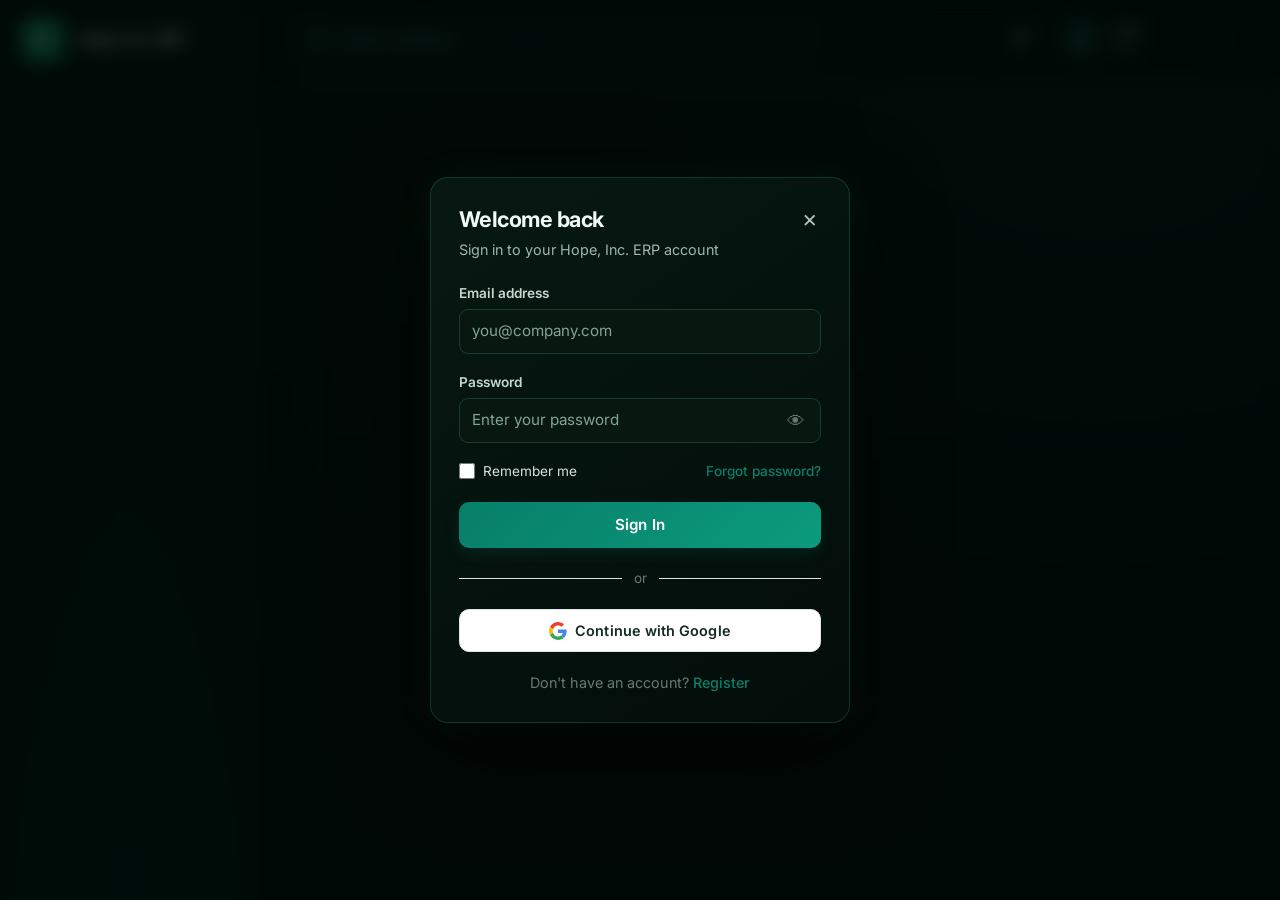
<file: Experimental/Website/Website/Dashboard/Dashboard.html>
<!DOCTYPE html>
<html lang="en">
<head>
  <meta charset="UTF-8" />
  <meta name="viewport" content="width=device-width, initial-scale=1.0" />
  <meta name="theme-color" content="#020b09" />
  <title>Hope, Inc. ERP ? Dashboard</title>
  <link rel="preconnect" href="https://fonts.googleapis.com" />
  <link rel="preconnect" href="https://fonts.gstatic.com" crossorigin />
  <link href="https://fonts.googleapis.com/css2?family=Inter:wght@400;500;600;700&display=swap" rel="stylesheet" />
  <link rel="stylesheet" href="../Homepage/style.css" />
  <style>
    body { background: #020b09; color: #f2faf7; }
    #landing { display: none !important; }
    #dashboard { display: block; }
  </style>
</head>
<body class="dashboard-page">
  <!-- ==================== DASHBOARD ==================== -->
  <div id="dashboard">
    <div class="dash-layout">
      <div class="mobile-nav-backdrop" onclick="toggleMobileNav()" aria-hidden="true"></div>
      <!-- Sidebar -->
      <aside class="sidebar">
        <div class="sidebar-header">
          <div class="sidebar-brand" aria-label="Hope, Inc. ERP">
            <span class="brand-mark" aria-hidden="true">H</span>
            <span>Hope, Inc. ERP</span>
          </div>
          <button type="button" class="mobile-drawer-close" aria-label="Close navigation" onclick="toggleMobileNav()">×</button>
        </div>
        <nav class="sidebar-nav" id="sidebarNav">
          <!-- Populated by JS based on role -->
        </nav>
        <div class="sidebar-footer" aria-hidden="true"></div>
        <div class="sidebar-resize-handle" id="sidebarResizeHandle" role="separator" aria-orientation="vertical" aria-label="Resize sidebar" aria-controls="sidebarNav" tabindex="0"></div>
      </aside>

      <!-- Main -->
      <div class="main-content">
        <header class="topbar">
          <div class="topbar-title" id="pageTitle">Dashboard</div>
          <div class="topbar-actions">
            <button type="button" class="mobile-nav-toggle" id="mobileNavToggle" aria-label="Open navigation" aria-expanded="false" onclick="toggleMobileNav()">☰</button>
            <div class="dashboard-search">
              <svg viewBox="0 0 24 24" aria-hidden="true"><circle cx="11" cy="11" r="7"></circle><path d="m20 20-4-4"></path></svg>
              <input id="dashboardSearch" type="search" placeholder="Search anything..." autocomplete="off" aria-label="Search records" oninput="updateDashboardSearch(this.value)" onkeydown="handleDashboardSearchKey(event)" />
              <div class="search-results" id="dashboardSearchResults" role="listbox" aria-label="Search results"></div>
            </div>
            <div class="header-popover-wrap">
              <button type="button" class="header-icon-button" id="notificationsToggle" aria-label="Notifications" aria-expanded="false" onclick="toggleHeaderPopover('notifications')">
                <svg viewBox="0 0 24 24" aria-hidden="true"><path d="M18 8a6 6 0 0 0-12 0c0 7-3 7-3 9h18c0-2-3-2-3-9"></path><path d="M10 21h4"></path></svg>
                <span class="notification-indicator" aria-hidden="true"></span>
              </button>
              <div class="header-popover notification-popover" id="notificationsPopover" hidden>
                <div class="popover-heading"><strong>Notifications</strong><span>Recent updates</span></div>
                <div id="notificationList"></div>
              </div>
            </div>
            <div class="header-popover-wrap profile-wrap">
              <div class="profile-summary">
                <span class="profile-avatar" id="profileAvatar">U</span>
                <span class="profile-label"><strong id="profileName">User</strong><small id="profileRole">User</small></span>
              </div>
              <button type="button" class="profile-menu-toggle" id="profileToggle" aria-label="Open profile menu" aria-expanded="false" aria-controls="profilePopover" onclick="toggleHeaderPopover('profile')">
                <svg class="profile-chevron" viewBox="0 0 24 24" aria-hidden="true"><path d="m7 10 5 5 5-5"></path></svg>
              </button>
              <div class="header-popover profile-popover" id="profilePopover" hidden>
                <div class="profile-menu-account">
                  <span class="profile-menu-avatar" id="profileMenuAvatar" aria-hidden="true">U</span>
                  <span class="profile-menu-identity"><strong id="profileMenuName">User</strong><small id="profileMenuEmail"></small></span>
                </div>
                <div class="profile-menu-separator" aria-hidden="true"></div>
                <button type="button" class="profile-menu-item" onclick="openProfileEditor()">
                  <svg viewBox="0 0 24 24" aria-hidden="true"><path d="M20 21v-2a4 4 0 0 0-3-3.87"></path><path d="M16 3.13a4 4 0 0 1 0 7.75"></path><path d="M4 21v-2a4 4 0 0 1 4-4h4"></path><circle cx="12" cy="7" r="4"></circle></svg>
                  <span>Edit Profile</span>
                </button>
                <button type="button" class="profile-menu-item" id="manageUsersAction" onclick="closeHeaderPopovers(); navigateTo('users')">
                  <svg viewBox="0 0 24 24" aria-hidden="true"><path d="M16 21v-2a4 4 0 0 0-4-4H8a4 4 0 0 0-4 4v2"></path><circle cx="10" cy="7" r="4"></circle><path d="M20 21v-2a4 4 0 0 0-3-3.87M16 3.13a4 4 0 0 1 0 7.75"></path></svg>
                  <span>User Management</span>
                </button>
                <div class="profile-menu-separator" aria-hidden="true"></div>
                <button type="button" class="profile-menu-item profile-menu-signout" onclick="logout()">
                  <svg viewBox="0 0 24 24" aria-hidden="true"><path d="M10 17l5-5-5-5"></path><path d="M15 12H3"></path><path d="M12 3h6a2 2 0 0 1 2 2v14a2 2 0 0 1-2 2h-6"></path></svg>
                  <span>Sign out</span>
                </button>
              </div>
            </div>
          </div>
        </header>
        <div class="content-area" id="contentArea">
          <!-- Dynamic content -->
        </div>
      </div>
    </div>
  </div>

  <!-- ==================== LOGIN MODAL ==================== -->
  <div class="modal-overlay" id="loginModal">
    <div class="modal">
      <div class="modal-header">
        <div>
          <h2>Welcome back</h2>
          <p>Sign in to your Hope, Inc. ERP account</p>
        </div>
        <button class="modal-close" onclick="closeModal('login')">&times;</button>
      </div>
      <div class="modal-body">
        <div class="alert alert-error" id="loginError"></div>
        <form id="loginForm" onsubmit="handleLogin(event)">
          <div class="form-group">
            <label for="loginEmail">Email address</label>
            <input type="email" id="loginEmail" placeholder="you@company.com" required />
          </div>
          <div class="form-group">
            <label for="loginPassword">Password</label>
            <div class="password-wrapper">
              <input type="password" id="loginPassword" placeholder="Enter your password" required />
              <button type="button" class="toggle-password" onclick="togglePassword('loginPassword', this)">👁</button>
            </div>
          </div>
          <div class="form-options">
            <label class="checkbox-label">
              <input type="checkbox" id="rememberMe" /> Remember me
            </label>
            <a class="link" onclick="switchModal('login','reset')">Forgot password?</a>
          </div>
          <button type="submit" class="btn btn-primary btn-full" onclick="handleLogin(event)">Sign In</button>
        </form>
        <div class="divider">or</div>
        <button class="btn btn-google" onclick="handleGoogleSignIn()">
          <svg width="18" height="18" viewBox="0 0 48 48"><path fill="#EA4335" d="M24 9.5c3.54 0 6.71 1.22 9.21 3.6l6.85-6.85C35.9 2.38 30.47 0 24 0 14.62 0 6.51 5.38 2.56 13.22l7.98 6.19C12.43 13.72 17.74 9.5 24 9.5z"/><path fill="#4285F4" d="M46.98 24.55c0-1.57-.15-3.09-.38-4.55H24v9.02h12.94c-.58 2.96-2.26 5.48-4.78 7.18l7.73 6c4.51-4.18 7.09-10.36 7.09-17.65z"/><path fill="#FBBC05" d="M10.53 28.59c-.48-1.45-.76-2.99-.76-4.59s.27-3.14.76-4.59l-7.98-6.19C.92 16.46 0 20.12 0 24c0 3.88.92 7.54 2.56 10.78l7.97-6.19z"/><path fill="#34A853" d="M24 48c6.48 0 11.93-2.13 15.89-5.81l-7.73-6c-2.15 1.45-4.92 2.3-8.16 2.3-6.26 0-11.57-4.22-13.47-9.91l-7.98 6.19C6.51 42.62 14.62 48 24 48z"/></svg>
          Continue with Google
        </button>
        <div class="form-footer">
          Don't have an account? <a class="link" onclick="switchModal('login','register')">Register</a>
        </div>
      </div>
    </div>
  </div>

  <!-- ==================== REGISTER MODAL ==================== -->
  <div class="modal-overlay" id="registerModal">
    <div class="modal">
      <div class="modal-header">
        <div>
          <h2>Create your account</h2>
          <p>Join Hope, Inc. ERP</p>
        </div>
        <button class="modal-close" onclick="closeModal('register')">&times;</button>
      </div>
      <div class="modal-body">
        <div class="alert alert-error" id="registerError"></div>
        <div class="alert alert-success" id="registerSuccess"></div>
        <div class="role-note">
          New accounts are created as <strong>User</strong>. Superadmin and Admin roles can only be assigned by existing administrators.
        </div>
        <form id="registerForm" onsubmit="handleRegister(event)">
          <div class="form-row">
            <div class="form-group">
              <label for="regFirstName">First name</label>
              <input type="text" id="regFirstName" placeholder="John" required />
            </div>
            <div class="form-group">
              <label for="regLastName">Last name</label>
              <input type="text" id="regLastName" placeholder="Doe" required />
            </div>
          </div>
          <div class="form-group">
            <label for="regEmail">Email address</label>
            <input type="email" id="regEmail" placeholder="you@company.com" required />
          </div>
          <button type="submit" class="btn btn-primary btn-full">Register</button>
        </form>
        <div class="divider">or</div>
        <button class="btn btn-google" onclick="handleGoogleSignIn()">
          <svg width="18" height="18" viewBox="0 0 48 48"><path fill="#EA4335" d="M24 9.5c3.54 0 6.71 1.22 9.21 3.6l6.85-6.85C35.9 2.38 30.47 0 24 0 14.62 0 6.51 5.38 2.56 13.22l7.98 6.19C12.43 13.72 17.74 9.5 24 9.5z"/><path fill="#4285F4" d="M46.98 24.55c0-1.57-.15-3.09-.38-4.55H24v9.02h12.94c-.58 2.96-2.26 5.48-4.78 7.18l7.73 6c4.51-4.18 7.09-10.36 7.09-17.65z"/><path fill="#FBBC05" d="M10.53 28.59c-.48-1.45-.76-2.99-.76-4.59s.27-3.14.76-4.59l-7.98-6.19C.92 16.46 0 20.12 0 24c0 3.88.92 7.54 2.56 10.78l7.97-6.19z"/><path fill="#34A853" d="M24 48c6.48 0 11.93-2.13 15.89-5.81l-7.73-6c-2.15 1.45-4.92 2.3-8.16 2.3-6.26 0-11.57-4.22-13.47-9.91l-7.98 6.19C6.51 42.62 14.62 48 24 48z"/></svg>
          Continue with Google
        </button>
        <div class="form-footer">
          Already have an account? <a class="link" onclick="switchModal('register','login')">Sign in</a>
        </div>
      </div>
    </div>
  </div>

  <!-- ==================== RESET PASSWORD MODAL ==================== -->
  <div class="modal-overlay" id="resetModal">
    <div class="modal">
      <div class="modal-header">
        <div>
          <h2>Reset password</h2>
          <p>We'll send you a secure link to reset it</p>
        </div>
        <button class="modal-close" onclick="closeModal('reset')">&times;</button>
      </div>
      <div class="modal-body">
        <div class="alert alert-error" id="resetError"></div>
        <div class="alert alert-success" id="resetSuccess"></div>
        <form id="resetForm" onsubmit="handleReset(event)">
          <div class="form-group">
            <label for="resetEmail">Email address</label>
            <input type="email" id="resetEmail" placeholder="you@company.com" required />
          </div>
          <button type="submit" class="btn btn-primary btn-full">Send Reset Link</button>
        </form>
        <div class="form-footer">
          Remember your password? <a class="link" onclick="switchModal('reset','login')">Back to Sign In</a>
        </div>
      </div>
    </div>
  </div>

  <!-- ==================== CUSTOMER FORM MODAL ==================== -->
  <div class="modal-overlay" id="customerModal">
    <div class="modal modal-lg">
      <div class="modal-header">
        <div>
          <h2 id="customerModalTitle">Add Customer</h2>
          <p id="customerModalSub">Enter customer details</p>
        </div>
        <button class="modal-close" onclick="closeCustomerModal()">&times;</button>
      </div>
      <div class="modal-body">
        <div class="alert alert-error" id="customerError"></div>
        <form id="customerForm" onsubmit="saveCustomer(event)">
          <input type="hidden" id="custEditNo" value="" />
          <div class="form-group">
            <label for="custNo">Customer No.</label>
            <input type="text" id="custNo" placeholder="e.g. C-001" required />
          </div>
          <div class="form-group">
            <label for="custName">Customer Name</label>
            <input type="text" id="custName" placeholder="Company or person name" required />
          </div>
          <div class="form-group">
            <label for="custAddress">Address</label>
            <input type="text" id="custAddress" placeholder="Full address" required />
          </div>
          <div class="form-group">
            <label for="custPayterms">Payment Terms</label>
            <input type="text" id="custPayterms" placeholder="e.g. Net 30, COD, Prepaid" required />
          </div>
          <div style="display:flex;gap:10px;margin-top:8px;">
            <button type="submit" class="btn btn-primary btn-full" id="customerSaveBtn">Save Customer</button>
            <button type="button" class="btn btn-secondary" onclick="closeCustomerModal()" style="min-width:100px;">Cancel</button>
          </div>
        </form>
      </div>
    </div>
  </div>

  <!-- ==================== PRODUCT FORM MODAL ==================== -->
  <div class="modal-overlay" id="productModal">
    <div class="modal modal-lg">
      <div class="modal-header">
        <div>
          <h2 id="productModalTitle">Add Product</h2>
          <p id="productModalSub">Enter product details</p>
        </div>
        <button class="modal-close" onclick="closeProductModal()">&times;</button>
      </div>
      <div class="modal-body">
        <div class="alert alert-error" id="productError"></div>
        <form id="productForm" onsubmit="saveProduct(event)">
          <input type="hidden" id="prodEditCode" value="" />
          <div class="form-group">
            <label for="prodCode">Product Code</label>
            <input type="text" id="prodCode" placeholder="e.g. P-001" required />
          </div>
          <div class="form-group">
            <label for="prodDesc">Description</label>
            <input type="text" id="prodDesc" placeholder="Product description" required />
          </div>
          <div class="form-group">
            <label for="prodUnit">Unit</label>
            <input type="text" id="prodUnit" placeholder="e.g. pcs, box, kg, liter" required />
          </div>
          <div style="display:flex;gap:10px;margin-top:8px;">
            <button type="submit" class="btn btn-primary btn-full" id="productSaveBtn">Save Product</button>
            <button type="button" class="btn btn-secondary" onclick="closeProductModal()" style="min-width:100px;">Cancel</button>
          </div>
        </form>
      </div>
    </div>
  </div>

  <!-- ==================== PRICE HISTORY FORM MODAL ==================== -->
  <div class="modal-overlay" id="priceModal">
    <div class="modal modal-lg">
      <div class="modal-header">
        <div>
          <h2 id="priceModalTitle">Add Price</h2>
          <p id="priceModalSub">Set unit price for product</p>
        </div>
        <button class="modal-close" onclick="closePriceModal()">&times;</button>
      </div>
      <div class="modal-body">
        <div class="alert alert-error" id="priceError"></div>
        <form id="priceForm" onsubmit="savePrice(event)">
          <input type="hidden" id="priceEditKey" value="" />
          <div class="form-group">
            <label for="priceProdCode">Product Code</label>
            <input type="text" id="priceProdCode" readonly />
          </div>
          <div class="form-group">
            <label for="priceEffDate">Effective Date</label>
            <input type="date" id="priceEffDate" required />
          </div>
          <div class="form-group">
            <label for="priceUnitPrice">Unit Price</label>
            <input type="number" id="priceUnitPrice" step="0.01" min="0" placeholder="0.00" required />
          </div>
          <div style="display:flex;gap:10px;margin-top:8px;">
            <button type="submit" class="btn btn-primary btn-full" id="priceSaveBtn">Save Price</button>
            <button type="button" class="btn btn-secondary" onclick="closePriceModal()" style="min-width:100px;">Cancel</button>
          </div>
        </form>
      </div>
    </div>
  </div>

  <!-- ==================== PRICE HISTORY LIST MODAL ==================== -->
  <div class="modal-overlay" id="priceHistModal">
    <div class="modal modal-xl">
      <div class="modal-header">
        <div>
          <h2 id="priceHistTitle">Price History</h2>
          <p id="priceHistSub">Manage unit prices by effective date</p>
        </div>
        <button class="modal-close" onclick="closePriceHistModal()">&times;</button>
      </div>
      <div class="modal-body">
        <div id="priceHistToolbar" style="display:flex;justify-content:space-between;align-items:center;margin-bottom:16px;flex-wrap:wrap;gap:10px;"></div>
        <div class="data-table-wrap modal-body-scroll">
          <table class="data-table">
            <thead>
              <tr>
                <th>Effective Date</th>
                <th>Unit Price</th>
                <th>Status</th>
                <th>Stamp</th>
                <th>Actions</th>
              </tr>
            </thead>
            <tbody id="priceHistBody"></tbody>
          </table>
        </div>
      </div>
    </div>
  </div>

  <div class="modal-overlay" id="confirmDeleteModal" role="presentation">
    <div class="modal confirm-delete-modal" role="dialog" aria-modal="true" aria-labelledby="confirmDeleteTitle" aria-describedby="confirmDeleteMessage">
      <div class="modal-header">
        <div>
          <h2 id="confirmDeleteTitle">Mark this record inactive?</h2>
          <p id="confirmDeleteMessage"></p>
        </div>
        <button type="button" class="modal-close" aria-label="Close confirmation" onclick="closeDeleteConfirmation()">×</button>
      </div>
      <div class="modal-body">
        <div class="confirm-delete-actions">
          <button type="button" class="btn btn-secondary" onclick="closeDeleteConfirmation()">Cancel</button>
          <button type="button" class="btn btn-confirm-delete" id="confirmDeleteButton" onclick="resolveDeleteConfirmation(true)">Mark inactive</button>
        </div>
      </div>
    </div>
  </div>
  <div class="modal-overlay" id="activityModal" role="presentation">
    <div class="modal activity-history-modal" role="dialog" aria-modal="true" aria-labelledby="activityModalTitle">
      <div class="modal-header">
        <div>
          <h2 id="activityModalTitle">Recent Activity</h2>
          <p>Latest updates across the modules you can access.</p>
        </div>
        <button type="button" class="modal-close" aria-label="Close activity history" onclick="closeModal('activity')">&times;</button>
      </div>
      <div class="modal-body modal-body-scroll" id="activityHistoryList"></div>
    </div>
  </div>

  <!-- ==================== HR: EMPLOYEE MODAL ==================== -->
  <div class="modal-overlay" id="empModal">
    <div class="modal modal-lg">
      <div class="modal-header">
        <div><h2 id="empModalTitle">Add Employee</h2><p id="empModalSub">Enter employee details</p></div>
        <button class="modal-close" onclick="closeEmpModal()">&times;</button>
      </div>
      <div class="modal-body">
        <div class="alert alert-error" id="empError"></div>
        <form id="empForm" onsubmit="saveEmployee(event)">
          <input type="hidden" id="empEditNo" value="" />
          <div class="form-row">
            <div class="form-group"><label>Employee No.</label><input type="text" id="empNo" required placeholder="E-001" /></div>
            <div class="form-group"><label>Gender</label>
              <select id="empGender" required style="width:100%;padding:11px 14px;border:1.5px solid var(--border);border-radius:8px;font-size:0.95rem;font-family:inherit;">
                <option value="M">Male</option><option value="F">Female</option><option value="O">Other</option>
              </select>
            </div>
          </div>
          <div class="form-row">
            <div class="form-group"><label>First Name</label><input type="text" id="empFirst" required /></div>
            <div class="form-group"><label>Last Name</label><input type="text" id="empLast" required /></div>
          </div>
          <div class="form-row">
            <div class="form-group"><label>Birth Date</label><input type="date" id="empBirth" required /></div>
            <div class="form-group"><label>Hire Date</label><input type="date" id="empHire" required /></div>
          </div>
          <div class="form-group"><label>Separation Date (optional)</label><input type="date" id="empSep" /></div>
          <div style="display:flex;gap:10px;margin-top:8px;">
            <button type="submit" class="btn btn-primary btn-full" id="empSaveBtn">Save Employee</button>
            <button type="button" class="btn btn-secondary" onclick="closeEmpModal()" style="min-width:100px;">Cancel</button>
          </div>
        </form>
      </div>
    </div>
  </div>

  <!-- ==================== HR: JOB MODAL ==================== -->
  <div class="modal-overlay" id="jobModal">
    <div class="modal">
      <div class="modal-header">
        <div><h2 id="jobModalTitle">Add Job</h2><p>Job code and description</p></div>
        <button class="modal-close" onclick="closeJobModal()">&times;</button>
      </div>
      <div class="modal-body">
        <div class="alert alert-error" id="jobError"></div>
        <form id="jobForm" onsubmit="saveJob(event)">
          <input type="hidden" id="jobEditCode" value="" />
          <div class="form-group"><label>Job Code</label><input type="text" id="jobCode" required placeholder="J-001" /></div>
          <div class="form-group"><label>Job Description</label><input type="text" id="jobDesc" required /></div>
          <div style="display:flex;gap:10px;margin-top:8px;">
            <button type="submit" class="btn btn-primary btn-full" id="jobSaveBtn">Save Job</button>
            <button type="button" class="btn btn-secondary" onclick="closeJobModal()" style="min-width:100px;">Cancel</button>
          </div>
        </form>
      </div>
    </div>
  </div>

  <!-- ==================== HR: DEPARTMENT MODAL ==================== -->
  <div class="modal-overlay" id="deptModal">
    <div class="modal">
      <div class="modal-header">
        <div><h2 id="deptModalTitle">Add Department</h2><p>Department code and name</p></div>
        <button class="modal-close" onclick="closeDeptModal()">&times;</button>
      </div>
      <div class="modal-body">
        <div class="alert alert-error" id="deptError"></div>
        <form id="deptForm" onsubmit="saveDept(event)">
          <input type="hidden" id="deptEditCode" value="" />
          <div class="form-group"><label>Department Code</label><input type="text" id="deptCode" required placeholder="D-001" /></div>
          <div class="form-group"><label>Department Name</label><input type="text" id="deptName" required /></div>
          <div style="display:flex;gap:10px;margin-top:8px;">
            <button type="submit" class="btn btn-primary btn-full" id="deptSaveBtn">Save Department</button>
            <button type="button" class="btn btn-secondary" onclick="closeDeptModal()" style="min-width:100px;">Cancel</button>
          </div>
        </form>
      </div>
    </div>
  </div>

  <!-- ==================== HR: JOB HISTORY FORM MODAL ==================== -->
  <div class="modal-overlay" id="jhFormModal">
    <div class="modal modal-lg">
      <div class="modal-header">
        <div><h2 id="jhFormTitle">Add Job History</h2><p id="jhFormSub">Assignment details</p></div>
        <button class="modal-close" onclick="closeJhFormModal()">&times;</button>
      </div>
      <div class="modal-body">
        <div class="alert alert-error" id="jhError"></div>
        <form id="jhForm" onsubmit="saveJobHistory(event)">
          <input type="hidden" id="jhEditKey" value="" />
          <div class="form-group"><label>Employee No.</label><input type="text" id="jhEmpNo" readonly /></div>
          <div class="form-row">
            <div class="form-group"><label>Effective Date</label><input type="date" id="jhEffDate" required /></div>
            <div class="form-group"><label>Salary</label><input type="number" id="jhSalary" step="0.01" min="0" required /></div>
          </div>
          <div class="form-row">
            <div class="form-group"><label>Job</label>
              <select id="jhJobCode" required style="width:100%;padding:11px 14px;border:1.5px solid var(--border);border-radius:8px;font-size:0.95rem;font-family:inherit;"></select>
            </div>
            <div class="form-group"><label>Department</label>
              <select id="jhDeptCode" required style="width:100%;padding:11px 14px;border:1.5px solid var(--border);border-radius:8px;font-size:0.95rem;font-family:inherit;"></select>
            </div>
          </div>
          <div style="display:flex;gap:10px;margin-top:8px;">
            <button type="submit" class="btn btn-primary btn-full" id="jhSaveBtn">Save</button>
            <button type="button" class="btn btn-secondary" onclick="closeJhFormModal()" style="min-width:100px;">Cancel</button>
          </div>
        </form>
      </div>
    </div>
  </div>

  <!-- ==================== HR: JOB HISTORY LIST MODAL ==================== -->
  <div class="modal-overlay" id="jhListModal">
    <div class="modal modal-xl">
      <div class="modal-header">
        <div><h2 id="jhListTitle">Job History</h2><p id="jhListSub">Employment assignments</p></div>
        <button class="modal-close" onclick="closeJhListModal()">&times;</button>
      </div>
      <div class="modal-body">
        <div id="jhListToolbar" style="display:flex;justify-content:space-between;align-items:center;margin-bottom:16px;flex-wrap:wrap;gap:10px;"></div>
        <div class="data-table-wrap modal-body-scroll">
          <table class="data-table">
            <thead><tr id="jhListHead"></tr></thead>
            <tbody id="jhListBody"></tbody>
          </table>
        </div>
      </div>
    </div>
  </div>

  <!-- ==================== SALES HEADER MODAL ==================== -->
  <div class="modal-overlay" id="salesModal">
    <div class="modal modal-lg">
      <div class="modal-header">
        <div><h2 id="salesModalTitle">New Sale</h2><p id="salesModalSub">Transaction header</p></div>
        <button class="modal-close" onclick="closeSalesModal()">&times;</button>
      </div>
      <div class="modal-body">
        <div class="alert alert-error" id="salesError"></div>
        <form id="salesForm" onsubmit="saveSale(event)">
          <input type="hidden" id="salesEditNo" value="" />
          <div class="form-group"><label>Transaction No.</label><input type="text" id="salesTransNo" required placeholder="T-001" /></div>
          <div class="form-group"><label>Sales Date</label><input type="date" id="salesDate" required /></div>
          <div class="form-group"><label>Customer</label>
            <select id="salesCustNo" required style="width:100%;padding:11px 14px;border:1.5px solid var(--border);border-radius:8px;font-size:0.95rem;font-family:inherit;"></select>
          </div>
          <div class="form-group"><label>Employee (Salesperson)</label>
            <select id="salesEmpNo" required style="width:100%;padding:11px 14px;border:1.5px solid var(--border);border-radius:8px;font-size:0.95rem;font-family:inherit;"></select>
          </div>
          <div style="display:flex;gap:10px;margin-top:8px;">
            <button type="submit" class="btn btn-primary btn-full" id="salesSaveBtn">Save Sale</button>
            <button type="button" class="btn btn-secondary" onclick="closeSalesModal()" style="min-width:100px;">Cancel</button>
          </div>
        </form>
      </div>
    </div>
  </div>

  <!-- ==================== SALES DETAIL FORM MODAL ==================== -->
  <div class="modal-overlay" id="sdFormModal">
    <div class="modal modal-lg">
      <div class="modal-header">
        <div><h2 id="sdFormTitle">Add Line Item</h2><p id="sdFormSub">Product and quantity</p></div>
        <button class="modal-close" onclick="closeSdFormModal()">&times;</button>
      </div>
      <div class="modal-body">
        <div class="alert alert-error" id="sdError"></div>
        <form id="sdForm" onsubmit="saveSalesDetail(event)">
          <input type="hidden" id="sdEditKey" value="" />
          <div class="form-group"><label>Transaction No.</label><input type="text" id="sdTransNo" readonly /></div>
          <div class="form-group"><label>Product</label>
            <select id="sdProdCode" required style="width:100%;padding:11px 14px;border:1.5px solid var(--border);border-radius:8px;font-size:0.95rem;font-family:inherit;"
              onchange="updateSdPriceHint()"></select>
          </div>
          <div class="form-group"><label>Quantity</label><input type="number" id="sdQty" min="1" step="1" required value="1" /></div>
          <p id="sdPriceHint" style="font-size:0.85rem;color:var(--text-muted);margin-bottom:12px;"></p>
          <div style="display:flex;gap:10px;margin-top:8px;">
            <button type="submit" class="btn btn-primary btn-full" id="sdSaveBtn">Save Line</button>
            <button type="button" class="btn btn-secondary" onclick="closeSdFormModal()" style="min-width:100px;">Cancel</button>
          </div>
        </form>
      </div>
    </div>
  </div>

  <!-- ==================== SALES DETAIL LIST MODAL ==================== -->
  <div class="modal-overlay" id="sdListModal">
    <div class="modal modal-xl">
      <div class="modal-header">
        <div><h2 id="sdListTitle">Sale Details</h2><p id="sdListSub">Line items</p></div>
        <button class="modal-close" onclick="closeSdListModal()">&times;</button>
      </div>
      <div class="modal-body">
        <div id="sdListToolbar" style="display:flex;justify-content:space-between;align-items:center;margin-bottom:16px;flex-wrap:wrap;gap:10px;"></div>
        <div class="data-table-wrap modal-body-scroll">
          <table class="data-table">
            <thead><tr id="sdListHead"></tr></thead>
            <tbody id="sdListBody"></tbody>
          </table>
        </div>
        <div id="sdListTotal" style="text-align:right;margin-top:12px;font-weight:600;font-size:1.05rem;"></div>
      </div>
    </div>
  </div>

  <!-- ==================== PROFILE EDIT MODAL ==================== -->
  <div class="modal-overlay" id="profileModal">
    <div class="modal profile-panel-modal">
      <div class="profile-panel-header">
        <div class="profile-panel-user">
          <div class="profile-panel-avatar" id="profileHeaderAvatar">S</div>
          <div class="profile-panel-meta">
            <div class="profile-panel-name" id="profileHeaderName">User</div>
            <div class="profile-panel-email" id="profileHeaderEmail"></div>
          </div>
        </div>
        <div class="profile-role-badge" id="profileHeaderRole">User</div>
        <button class="modal-close profile-close" onclick="closeModal('profile')" aria-label="Close profile panel">&times;</button>
      </div>

      <div class="modal-body profile-panel-body">
        <div class="alert alert-error" id="profileError"></div>
        <form id="profileForm" onsubmit="saveProfile(event)">
          <div class="profile-panel-main">
            <div class="profile-image-stack">
              <div class="profile-main-avatar" id="profileMainAvatar">S</div>
              <button type="button" class="profile-camera-button" aria-label="Change profile picture">◌</button>
            </div>

            <div class="profile-form-area">
              <div class="profile-form-grid">
                <div class="form-group profile-field">
                  <label for="profileFirstName">First Name</label>
                  <input type="text" id="profileFirstName" required />
                </div>
                <div class="form-group profile-field">
                  <label for="profileLastName">Last Name</label>
                  <input type="text" id="profileLastName" />
                </div>
              </div>

              <div class="profile-form-grid single">
                <div class="form-group profile-field">
                  <label for="profileEmail">Email Address</label>
                  <input type="email" id="profileEmail" required />
                </div>
              </div>

              <div class="profile-form-grid single">
                <div class="form-group profile-field">
                  <label for="profilePhone">Phone Number</label>
                  <input type="tel" id="profilePhone" placeholder="Enter phone number" />
                </div>
              </div>

              <div class="profile-form-grid single">
                <div class="form-group profile-field">
                  <label for="profileRoleSelect">Account Role</label>
                  <input type="text" id="profileRoleSelect" aria-label="Account Role" readonly />
                </div>
              </div>

              <div class="profile-form-grid single">
                <div class="form-group profile-field">
                  <label for="profileStatusSelect">Account Status</label>
                  <input type="text" id="profileStatusSelect" aria-label="Account Status" readonly />
                </div>
              </div>
            </div>
          </div>

          <div class="profile-panel-footer">
            <button type="button" class="btn btn-secondary profile-cancel-btn" onclick="closeModal('profile')">Cancel</button>
            <button type="submit" class="btn btn-primary profile-save-btn">Save Changes</button>
          </div>
        </form>
      </div>
    </div>
  </div>

  <!-- ==================== USER MGMT: ADD/EDIT USER MODAL ==================== -->
  <div class="modal-overlay" id="umUserModal">
    <div class="modal modal-lg">
      <div class="modal-header">
        <div><h2 id="umUserTitle">Add User</h2><p>Account details</p></div>
        <button class="modal-close" onclick="closeUmUserModal()">&times;</button>
      </div>
      <div class="modal-body">
        <div class="alert alert-error" id="umUserError"></div>
        <form id="umUserForm" onsubmit="saveUmUser(event)">
          <input type="hidden" id="umEditEmail" value="" />
          <div class="form-row">
            <div class="form-group"><label>First Name</label><input type="text" id="umFirst" required /></div>
            <div class="form-group"><label>Last Name</label><input type="text" id="umLast" required /></div>
          </div>
          <div class="form-group"><label>Email</label><input type="email" id="umEmail" required /></div>
          <div class="form-row">
            <div class="form-group"><label>Role</label>
              <select id="umRole" required style="width:100%;padding:11px 14px;border:1.5px solid var(--border);border-radius:8px;font-size:0.95rem;font-family:inherit;"></select>
            </div>
            <div class="form-group"><label>Status</label>
              <select id="umStatus" required style="width:100%;padding:11px 14px;border:1.5px solid var(--border);border-radius:8px;font-size:0.95rem;font-family:inherit;">
                <option value="active">Active</option>
                <option value="pending">Pending</option>
                <option value="blocked">Blocked</option>
                <option value="disapproved">Disapproved</option>
              </select>
            </div>
          </div>
          <div style="display:flex;gap:10px;margin-top:8px;">
            <button type="submit" class="btn btn-primary btn-full">Save User</button>
            <button type="button" class="btn btn-secondary" onclick="closeUmUserModal()" style="min-width:100px;">Cancel</button>
          </div>
        </form>
      </div>
    </div>
  </div>

  <!-- ==================== USER MGMT: RIGHTS MODAL ==================== -->
  <div class="modal-overlay" id="umRightsModal">
    <div class="modal modal-xl">
      <div class="modal-header">
        <div><h2 id="umRightsTitle">Assign Rights</h2><p id="umRightsSub">Module and function access</p></div>
        <button class="modal-close" onclick="closeUmRightsModal()">&times;</button>
      </div>
      <div class="modal-body">
        <div id="umRightsBody" class="modal-body-scroll"></div>
        <div style="display:flex;gap:10px;margin-top:16px;">
          <button type="button" class="btn btn-primary btn-full" onclick="saveUmRights()">Save Rights</button>
          <button type="button" class="btn btn-secondary" onclick="closeUmRightsModal()" style="min-width:100px;">Cancel</button>
        </div>
      </div>
    </div>
  </div>
  <script>
    // ========== User Database + Permissions ==========
    const ALL_PERMS = {
      'customers.view': 'View Customers',
      'customers.add': 'Add Customer',
      'customers.edit': 'Edit Customer',
      'customers.delete': 'Delete Customer',
      'products.view': 'View Products',
      'products.add': 'Add Product',
      'products.edit': 'Edit Product',
      'products.delete': 'Delete Product',
      'products.priceAdd': 'Add Price',
      'products.priceEdit': 'Edit Price',
      'products.priceDelete': 'Delete Price',
      'hr.view': 'View Human Resources',
      'hr.jobAdd': 'Add Job',
      'hr.jobEdit': 'Edit Job',
      'hr.jobDelete': 'Delete Job',
      'hr.deptAdd': 'Add Department',
      'hr.deptEdit': 'Edit Department',
      'hr.deptDelete': 'Delete Department',
      'hr.empAdd': 'Add Employee',
      'hr.empEdit': 'Edit Employee',
      'hr.empDelete': 'Delete Employee',
      'hr.jhView': 'View Job History',
      'hr.jhAdd': 'Add Job History',
      'hr.jhEdit': 'Edit Job History',
      'hr.jhDelete': 'Delete Job History',
      'sales.view': 'View Sales',
      'sales.add': 'Add Sale',
      'sales.edit': 'Edit Sale',
      'sales.delete': 'Delete Sale',
      'sales.detailView': 'View Sale Details',
      'sales.detailAdd': 'Add Sale Detail',
      'sales.detailEdit': 'Edit Sale Detail',
      'sales.detailDelete': 'Delete Sale Detail',
      'reports.view': 'View Reports',
      'reports.topCustomers': 'Top Customers',
      'reports.productMaster': 'Product Master List',
      'reports.topProducts': 'Top Products',
      'reports.activeEmployees': 'Active Employees',
      'reports.allEmployees': 'All Employees',
      'reports.empJobHistory': 'Employee Job History',
      'reports.topSales': 'Top Sales',
    };
    const PERM_GROUPS = [
      { key: 'customers', label: 'Customer Management', view: 'customers.view',
        items: ['customers.add','customers.edit','customers.delete'] },
      { key: 'products', label: 'Product Management', view: 'products.view',
        items: ['products.add','products.edit','products.delete','products.priceAdd','products.priceEdit','products.priceDelete'] },
      { key: 'hr', label: 'Human Resources', view: 'hr.view',
        items: ['hr.jobAdd','hr.jobEdit','hr.jobDelete','hr.deptAdd','hr.deptEdit','hr.deptDelete',
                'hr.empAdd','hr.empEdit','hr.empDelete','hr.jhView','hr.jhAdd','hr.jhEdit','hr.jhDelete'] },
      { key: 'sales', label: 'Sales', view: 'sales.view',
        items: ['sales.add','sales.edit','sales.delete','sales.detailView','sales.detailAdd','sales.detailEdit','sales.detailDelete'] },
      { key: 'reports', label: 'Reports', view: 'reports.view',
        items: ['reports.topCustomers','reports.productMaster','reports.topProducts','reports.activeEmployees',
                'reports.allEmployees','reports.empJobHistory','reports.topSales'] },
    ];
    function fullPerms() {
      const p = {};
      Object.keys(ALL_PERMS).forEach(k => p[k] = true);
      return p;
    }
    function emptyPerms() {
      const p = {};
      Object.keys(ALL_PERMS).forEach(k => p[k] = false);
      return p;
    }
    // Sample user: customers + products view/add/edit, no delete, limited reports
    function sampleUserPerms() {
      const p = emptyPerms();
      ['customers.view','customers.add','customers.edit',
       'products.view','products.add','products.edit',
       'sales.view','sales.detailView',
       'reports.view','reports.productMaster','reports.topSales'].forEach(k => p[k] = true);
      return p;
    }

    const DEFAULT_USERS = [
      { email: 'superadmin@hope.com', firstName: 'Sarah', lastName: 'Chen', role: 'superadmin', status: 'active', perms: fullPerms() },
      { email: 'ceo@hope.com',        firstName: 'Michael', lastName: 'Reyes', role: 'superadmin', status: 'active', perms: fullPerms() },
    ];
    const LEGACY_DEMO_ACCOUNT_EMAILS = new Set([
      'admin@hope.com',
      'manager@hope.com',
      'user@hope.com'
    ]);

    let memoryUsers = null;

    function getUsers() {
      try {
        const stored = localStorage.getItem('hope_erp_users_v3');
        if (stored) {
          const users = [...DEFAULT_USERS];
          JSON.parse(stored).forEach(savedUser => {
            if (LEGACY_DEMO_ACCOUNT_EMAILS.has(savedUser.email.toLowerCase())) return;
            if (!savedUser.perms) {
              savedUser.perms = savedUser.role === 'admin' ? fullPerms() : emptyPerms();
            }
            const index = users.findIndex(user => user.email.toLowerCase() === savedUser.email.toLowerCase());
            if (index >= 0) users[index] = savedUser;
            else users.push(savedUser);
          });
          localStorage.setItem('hope_erp_users_v3', JSON.stringify(users));
          return users;
        }
        localStorage.setItem('hope_erp_users_v3', JSON.stringify(DEFAULT_USERS));
        return [...DEFAULT_USERS];
      } catch (e) {
        if (!memoryUsers) memoryUsers = [...DEFAULT_USERS];
        return memoryUsers;
      }
    }
    function saveUsers(users) {
      try { localStorage.setItem('hope_erp_users_v3', JSON.stringify(users)); }
      catch (e) { memoryUsers = users; }
    }
    function findUser(email) {
      return getUsers().find(u => u.email.toLowerCase() === email.toLowerCase());
    }
    function upsertUser(user) {
      const users = getUsers();
      const idx = users.findIndex(u => u.email.toLowerCase() === user.email.toLowerCase());
      if (idx >= 0) users[idx] = user;
      else users.push(user);
      saveUsers(users);
    }
    // Permission check for current user
    function can(perm) {
      if (!currentUser) return false;
      if (currentUser.role === 'superadmin') return true;
      const u = findUser(currentUser.email);
      if (!u || !u.perms) return false;
      const separator = perm.indexOf('.');
      if (separator > 0) {
        const module = perm.slice(0, separator);
        const moduleView = `${module}.view`;
        if (perm !== moduleView && !u.perms[moduleView]) return false;
      }
      return !!u.perms[perm];
    }
    function canModule(mod) {
      return can(mod + '.view');
    }

    // ========== Current user state ==========
    let currentUser = null;
    let userSearch = '';

    // ========== Modal Controls ==========
    function openModal(name) {
      document.getElementById(name + 'Modal').classList.add('active');
      document.body.style.overflow = 'hidden';
    }
    function closeModal(name) {
      const modal = document.getElementById(name + 'Modal');
      if (modal) modal.classList.remove('active');
      // Also clear any leftover active modals
      const anyActive = document.querySelector('.modal-overlay.active');
      if (!anyActive) document.body.style.overflow = '';
      const error = document.getElementById(name + 'Error');
      const success = document.getElementById(name + 'Success');
      if (error) { error.classList.remove('show'); error.textContent = ''; }
      if (success) { success.classList.remove('show'); success.textContent = ''; }
      if (name === 'activity' && activityModalTrigger) {
        activityModalTrigger.focus();
        activityModalTrigger = null;
      }
    }
    let activityModalTrigger = null;
    function openActivityModal() {
      closeHeaderPopovers();
      activityModalTrigger = document.activeElement;
      document.getElementById('activityHistoryList').innerHTML = renderActivityItems(
        getDashboardActivity(),
        'No activity recorded yet. Changes will appear here as records are updated.'
      );
      openModal('activity');
      document.querySelector('#activityModal .modal-close').focus();
    }
    function switchModal(from, to) {
      closeModal(from);
      setTimeout(() => openModal(to), 200);
    }
    let deleteConfirmationResolver = null;
    function confirmSoftDelete(message) {
      const modal = document.getElementById('confirmDeleteModal');
      document.getElementById('confirmDeleteMessage').textContent = message;
      modal.classList.add('active');
      document.body.style.overflow = 'hidden';
      document.getElementById('confirmDeleteButton').focus();
      return new Promise(resolve => {
        deleteConfirmationResolver = resolve;
      });
    }
    function resolveDeleteConfirmation(confirmed) {
      const modal = document.getElementById('confirmDeleteModal');
      modal.classList.remove('active');
      if (!document.querySelector('.modal-overlay.active')) document.body.style.overflow = '';
      if (deleteConfirmationResolver) {
        deleteConfirmationResolver(confirmed);
        deleteConfirmationResolver = null;
      }
    }
    function closeDeleteConfirmation() {
      resolveDeleteConfirmation(false);
    }
    document.querySelectorAll('.modal-overlay').forEach(overlay => {
      overlay.addEventListener('click', (e) => {
        if (e.target !== overlay) return;
        if (overlay.id === 'confirmDeleteModal') closeDeleteConfirmation();
        else closeModal(overlay.id.replace('Modal', ''));
      });
    });
    document.addEventListener('keydown', (e) => {
      if (e.key === 'Escape') {
        if (document.getElementById('confirmDeleteModal').classList.contains('active')) {
          closeDeleteConfirmation();
          return;
        }
        ['login','register','reset','activity','profile'].forEach(closeModal);
        closeCustomerModal();
      }
    });
    // Close customer modal on overlay click
    document.getElementById('customerModal').addEventListener('click', (e) => {
      if (e.target === document.getElementById('customerModal')) closeCustomerModal();
    });

    function togglePassword(inputId, btn) {
      const input = document.getElementById(inputId);
      if (input.type === 'password') { input.type = 'text'; btn.textContent = '🙈'; }
      else { input.type = 'password'; btn.textContent = '👁'; }
    }

    // ========== Auth handlers ==========
    function handleLogin(e) {
      if (e) e.preventDefault();
      try {
        const email = document.getElementById('loginEmail').value.trim();
        const password = document.getElementById('loginPassword').value;
        const errorEl = document.getElementById('loginError');

        if (!email || !password) {
          errorEl.textContent = 'Please fill in all fields.';
          errorEl.classList.add('show');
          return;
        }

        let user = findUser(email);

        if (!user) {
          errorEl.textContent = 'No account exists for this email. Ask an administrator to create one.';
          errorEl.classList.add('show');
          return;
        }

        // Normalize legacy users missing status/perms
        if (!user.status) user.status = 'active';
        if (!user.perms) {
          user.perms = (user.role === 'superadmin' || user.role === 'admin') ? fullPerms() : sampleUserPerms();
          upsertUser(user);
        }

        if (user.status === 'blocked') {
          errorEl.textContent = 'This account is blocked. Contact an administrator.';
          errorEl.classList.add('show');
          return;
        }
        if (user.status === 'pending') {
          errorEl.textContent = 'This account is pending approval. Contact an administrator.';
          errorEl.classList.add('show');
          return;
        }
        if (user.status === 'disapproved') {
          errorEl.textContent = 'This registration was not approved.';
          errorEl.classList.add('show');
          return;
        }

        currentUser = {
          email: user.email,
          name: (user.firstName + ' ' + (user.lastName || '')).trim(),
          role: user.role,
          firstName: user.firstName || 'User'
        };

        // Close ALL modals and show dashboard
        ['login', 'register', 'reset'].forEach(n => {
          const m = document.getElementById(n + 'Modal');
          if (m) m.classList.remove('active');
        });
        document.body.style.overflow = '';
        showDashboard();
      } catch (err) {
        console.error('Login error:', err);
        const errorEl = document.getElementById('loginError');
        if (errorEl) {
          errorEl.textContent = 'Login failed: ' + err.message;
          errorEl.classList.add('show');
        }
      }
    }

    function handleRegister(e) {
      if (e) e.preventDefault();
      try {
        const firstName = document.getElementById('regFirstName').value.trim();
        const lastName = document.getElementById('regLastName').value.trim();
        const email = document.getElementById('regEmail').value.trim();
        const errorEl = document.getElementById('registerError');
        const successEl = document.getElementById('registerSuccess');

        errorEl.classList.remove('show');
        successEl.classList.remove('show');

        if (!firstName || !lastName || !email) {
          errorEl.textContent = 'Please fill in all fields.';
          errorEl.classList.add('show');
          return;
        }

        if (findUser(email)) {
          errorEl.textContent = 'An account with this email already exists. Please sign in.';
          errorEl.classList.add('show');
          return;
        }

        const newUser = { email, firstName, lastName, role: 'user', status: 'pending', perms: emptyPerms() };
        upsertUser(newUser);

        successEl.textContent = 'Registration submitted. An admin must approve your account before you can sign in.';
        successEl.classList.add('show');
        document.getElementById('registerForm').reset();
        return; // do not auto-login pending users

        currentUser = {
          email,
          name: firstName + ' ' + lastName,
          role: 'user',
          firstName
        };

        successEl.textContent = `Account created for ${firstName}! Signing you in...`;
        successEl.classList.add('show');
        document.getElementById('registerForm').reset();

        setTimeout(() => {
          ['login', 'register', 'reset'].forEach(n => {
            const m = document.getElementById(n + 'Modal');
            if (m) m.classList.remove('active');
          });
          document.body.style.overflow = '';
          showDashboard();
        }, 800);
      } catch (err) {
        console.error('Register error:', err);
        const errorEl = document.getElementById('registerError');
        if (errorEl) {
          errorEl.textContent = 'Registration failed: ' + err.message;
          errorEl.classList.add('show');
        }
      }
    }

    function handleReset(e) {
      e.preventDefault();
      const email = document.getElementById('resetEmail').value.trim();
      const errorEl = document.getElementById('resetError');
      const successEl = document.getElementById('resetSuccess');

      errorEl.classList.remove('show');
      successEl.classList.remove('show');

      if (!email) {
        errorEl.textContent = 'Please enter your email address.';
        errorEl.classList.add('show');
        return;
      }
      successEl.textContent = `If an account exists for ${email}, a reset link has been sent.`;
      successEl.classList.add('show');
      document.getElementById('resetForm').reset();
    }

    function handleGoogleSignIn() {
      try {
        const email = 'google.user@gmail.com';
        let user = findUser(email);
        if (!user) {
          user = { email, firstName: 'Google', lastName: 'User', role: 'user' };
          upsertUser(user);
        }
        currentUser = {
          email: user.email,
          name: user.firstName + ' ' + user.lastName,
          role: user.role,
          firstName: user.firstName
        };
        ['login', 'register', 'reset'].forEach(n => {
          const m = document.getElementById(n + 'Modal');
          if (m) m.classList.remove('active');
        });
        document.body.style.overflow = '';
        showDashboard();
      } catch (err) {
        console.error('Google sign-in error:', err);
        alert('Sign-in failed: ' + err.message);
      }
    }

    // ========== Dashboard ==========
    function showDashboard() {
      // Force-close every auth modal so nothing sits on top of the dashboard
      ['login', 'register', 'reset'].forEach(name => {
        const el = document.getElementById(name + 'Modal');
        if (el) el.classList.remove('active');
      });
      document.body.style.overflow = '';

      document.getElementById('dashboard').style.display = 'block';
      document.getElementById('dashboard').classList.add('dashboard-home-active');
      renderSidebar();
      renderDashboardHome();
      updateUserInfo();
    }

    function logout() {
      closeHeaderPopovers();
      currentUser = null;
      window.location.assign('../Homepage/index.html');
    }

    function updateUserInfo() {
      if (!currentUser) return;
      const userName = document.getElementById('userName');
      const userRoleLabel = document.getElementById('userRoleLabel');
      const userAvatar = document.getElementById('userAvatar');
      const profileName = document.getElementById('profileName');
      const profileRole = document.getElementById('profileRole');
      const profileAvatar = document.getElementById('profileAvatar');
      const profileMenuName = document.getElementById('profileMenuName');
      const profileMenuEmail = document.getElementById('profileMenuEmail');
      const profileMenuAvatar = document.getElementById('profileMenuAvatar');
      const manageUsersAction = document.getElementById('manageUsersAction');
      const firstLetter = (currentUser.firstName || currentUser.name || 'U').charAt(0).toUpperCase();

      if (userName) userName.textContent = currentUser.name;
      if (userRoleLabel) userRoleLabel.textContent = currentUser.role;
      if (userAvatar) userAvatar.textContent = firstLetter;
      if (profileName) profileName.textContent = currentUser.firstName;
      if (profileRole) profileRole.textContent = currentUser.role === 'superadmin' ? 'Super Admin' : currentUser.role === 'admin' ? 'Administrator' : 'User';
      if (profileAvatar) profileAvatar.textContent = firstLetter;
      if (profileMenuName) profileMenuName.textContent = currentUser.name;
      if (profileMenuEmail) profileMenuEmail.textContent = currentUser.email;
      if (profileMenuAvatar) profileMenuAvatar.textContent = firstLetter;
      if (manageUsersAction) manageUsersAction.hidden = currentUser.role === 'user';
    }

    function openProfileEditor() {
      closeHeaderPopovers();
      if (!currentUser) return;
      const user = findUser(currentUser.email) || {
        firstName: currentUser.firstName || '',
        lastName: currentUser.lastName || '',
        email: currentUser.email,
        role: currentUser.role,
        status: 'active'
      };
      const roleLabel = currentUser.role === 'superadmin' ? 'Super Admin' : currentUser.role === 'admin' ? 'Administrator' : 'User';
      document.getElementById('profileFirstName').value = user.firstName || '';
      document.getElementById('profileLastName').value = user.lastName || '';
      document.getElementById('profileEmail').value = user.email || '';
      document.getElementById('profilePhone').value = user.phone || '';
      const role = user.role || currentUser.role || 'user';
      const status = user.status || 'active';
      document.getElementById('profileRoleSelect').value = role === 'superadmin' ? 'Super Admin' : role === 'admin' ? 'Administrator' : 'User';
      document.getElementById('profileStatusSelect').value = status.charAt(0).toUpperCase() + status.slice(1);
      document.getElementById('profileHeaderName').textContent = `${(user.firstName || currentUser.firstName || 'User')} ${(user.lastName || '').trim()}`.trim() || 'User';
      document.getElementById('profileHeaderEmail').textContent = user.email || currentUser.email || '';
      document.getElementById('profileHeaderRole').textContent = roleLabel;
      document.getElementById('profileHeaderAvatar').textContent = ((user.firstName || currentUser.firstName || 'U').charAt(0) || 'U').toUpperCase();
      document.getElementById('profileMainAvatar').textContent = ((user.firstName || currentUser.firstName || 'U').charAt(0) || 'U').toUpperCase();
      document.getElementById('profileError').classList.remove('show');
      document.getElementById('profileError').textContent = '';
      document.getElementById('profileModal').classList.add('active');
      document.body.style.overflow = 'hidden';
    }

    function saveProfile(event) {
      event.preventDefault();
      const errorEl = document.getElementById('profileError');
      const firstName = document.getElementById('profileFirstName').value.trim();
      const lastName = document.getElementById('profileLastName').value.trim();
      const email = document.getElementById('profileEmail').value.trim();
      const phone = document.getElementById('profilePhone').value.trim();

      errorEl.classList.remove('show');
      errorEl.textContent = '';

      if (!firstName || !email) {
        errorEl.textContent = 'Please fill in your first name and email.';
        errorEl.classList.add('show');
        return;
      }

      const originalEmail = currentUser.email.toLowerCase();
      const nextEmail = email.toLowerCase();
      const existing = findUser(nextEmail);
      if (existing && existing.email.toLowerCase() !== originalEmail) {
        errorEl.textContent = 'An account with this email already exists.';
        errorEl.classList.add('show');
        return;
      }

      const user = findUser(originalEmail) || {
        email: currentUser.email,
        firstName: currentUser.firstName || '',
        lastName: currentUser.lastName || '',
        role: currentUser.role,
        status: 'active',
        perms: sampleUserPerms()
      };

      user.firstName = firstName;
      user.lastName = lastName;
      user.email = nextEmail;
      user.phone = phone;
      upsertUser(user);

      currentUser = {
        email: user.email,
        name: `${user.firstName} ${user.lastName || ''}`.trim() || user.email.split('@')[0],
        role: user.role,
        firstName: user.firstName || 'User',
        lastName: user.lastName || '',
        phone: user.phone || ''
      };

      updateUserInfo();
      closeModal('profile');
      if (typeof renderDashboardHome === 'function') renderDashboardHome();
    }

    function dashboardIcon(name) {
      const icons = {
        dashboard: '<path d="m3 10 9-7 9 7v10a1 1 0 0 1-1 1h-5v-7H9v7H4a1 1 0 0 1-1-1z"></path>',
        customers: '<path d="M16 21v-2a4 4 0 0 0-4-4H8a4 4 0 0 0-4 4v2"></path><circle cx="10" cy="7" r="4"></circle><path d="M20 21v-2a4 4 0 0 0-3-3.87M16 3.13a4 4 0 0 1 0 7.75"></path>',
        products: '<path d="m12 3 9 5-9 5-9-5 9-5Z"></path><path d="m3 8 9 5 9-5M3 8v9l9 5 9-5V8M12 13v9"></path>',
        hr: '<circle cx="12" cy="8" r="4"></circle><path d="M5 21a7 7 0 0 1 14 0M19 8a3 3 0 0 1 0 6"></path>',
        sales: '<path d="M3 3h2l2.4 12.2a2 2 0 0 0 2 1.8h8.8a2 2 0 0 0 2-1.6L22 7H6"></path><circle cx="10" cy="21" r="1"></circle><circle cx="18" cy="21" r="1"></circle>',
        reports: '<path d="M5 3h10l4 4v14H5z"></path><path d="M14 3v5h5M8 16l3-3 2 2 3-4"></path>',
        users: '<path d="M16 21v-2a4 4 0 0 0-4-4H8a4 4 0 0 0-4 4v2"></path><circle cx="10" cy="7" r="4"></circle><path d="M19 8v6M22 11h-6"></path>',
        add: '<path d="M12 5v14M5 12h14"></path>',
        report: '<path d="M5 3h10l4 4v14H5z"></path><path d="M14 3v5h5M8 16h8M8 12h5"></path>',
        arrow: '<path d="M5 12h14M13 6l6 6-6 6"></path>',
        chevron: '<path d="m9 18 6-6-6-6"></path>',
        clock: '<circle cx="12" cy="12" r="9"></circle><path d="M12 7v5l3 2"></path>',
        box: '<path d="m12 3 9 5-9 5-9-5 9-5Z"></path><path d="m3 8 9 5 9-5M3 8v9l9 5 9-5V8M12 13v9"></path>'
      };
      return `<svg viewBox="0 0 24 24" aria-hidden="true">${icons[name] || icons.dashboard}</svg>`;
    }

    function renderSidebar() {
      const nav = document.getElementById('sidebarNav');
      const role = currentUser.role;

      // Only items the current role is allowed to see will be rendered
      const items = [
        { id: 'dashboard', icon: 'dashboard', label: 'Dashboard', roles: ['superadmin','admin','user'] },
        { section: 'Business Operations' },
        { id: 'customers', icon: 'customers', label: 'Customers', roles: ['superadmin','admin','user'] },
        { id: 'products', icon: 'products', label: 'Products', roles: ['superadmin','admin','user'] },
        { id: 'hr', icon: 'hr', label: 'Human Resources', roles: ['superadmin','admin','user'] },
        { id: 'sales', icon: 'sales', label: 'Sales', roles: ['superadmin','admin','user'] },
        { id: 'reports', icon: 'reports', label: 'Reports', roles: ['superadmin','admin','user'] },
        { section: 'Administration' },
        { id: 'users', icon: 'users', label: 'User Management', roles: ['superadmin','admin'] },
      ];

      let html = '';
      let pendingSection = null;
      let sectionOpen = false;

      items.forEach(item => {
        if (item.section) {
          if (sectionOpen) html += '</div>';
          sectionOpen = false;
          pendingSection = item.section; // remember section, only print if an item follows
          return;
        }

        // Skip entirely if role is not allowed
        if (!item.roles.includes(role)) return;
        // Module-level permission for regular users
        if (role !== 'superadmin' && ['customers','products','hr','sales','reports'].includes(item.id)) {
          if (!canModule(item.id)) return;
        }

        // Print pending section header only when we actually have an item to show
        if (pendingSection) {
          html += `<div class="nav-section"><div class="nav-section-title">${pendingSection}</div>`;
          sectionOpen = true;
          pendingSection = null;
        }

        html += `<button type="button" class="nav-item" onclick="navigateTo('${item.id}')" data-id="${item.id}" aria-label="${item.label}" title="${item.label}" aria-current="false">
          <span class="icon">${dashboardIcon(item.icon)}</span><span>${item.label}</span>${item.id !== 'dashboard' ? `<span class="nav-chevron">${dashboardIcon('chevron')}</span>` : ''}
        </button>`;
      });

      if (sectionOpen) html += '</div>';
      nav.innerHTML = html;

      // Set active
      const active = nav.querySelector('[data-id="dashboard"]');
      if (active) {
        active.classList.add('active');
        active.setAttribute('aria-current', 'page');
      }
    }

    const SIDEBAR_WIDTH_KEY = 'hope_erp_sidebar_width_v1';
    const SIDEBAR_MIN_WIDTH = 76;
    const SIDEBAR_DESKTOP_MAX_WIDTH = 255;
    const SIDEBAR_TABLET_MAX_WIDTH = 235;
    const SIDEBAR_COMPACT_THRESHOLD = 170;

    function getSidebarMaxWidth() {
      return window.innerWidth <= 1200 ? SIDEBAR_TABLET_MAX_WIDTH : SIDEBAR_DESKTOP_MAX_WIDTH;
    }

    function updateSidebarWidth(width, persist = false) {
      const dashboard = document.getElementById('dashboard');
      const handle = document.getElementById('sidebarResizeHandle');
      const maxWidth = getSidebarMaxWidth();
      const clampedWidth = Math.min(maxWidth, Math.max(SIDEBAR_MIN_WIDTH, width));

      dashboard.style.setProperty('--sidebar-width', `${clampedWidth}px`);
      dashboard.classList.toggle('sidebar-compact', clampedWidth < SIDEBAR_COMPACT_THRESHOLD);
      handle.setAttribute('aria-valuemin', String(SIDEBAR_MIN_WIDTH));
      handle.setAttribute('aria-valuemax', String(maxWidth));
      handle.setAttribute('aria-valuenow', String(Math.round(clampedWidth)));

      if (!persist) return clampedWidth;
      try {
        localStorage.setItem(SIDEBAR_WIDTH_KEY, String(Math.round(clampedWidth)));
      } catch (error) {
        console.warn('Unable to save sidebar width:', error);
      }
      return clampedWidth;
    }

    function resizeSidebar(event) {
      updateSidebarWidth(event.clientX, true);
    }

    const sidebarResizeHandle = document.getElementById('sidebarResizeHandle');
    sidebarResizeHandle.addEventListener('pointerdown', event => {
      if (window.innerWidth <= 700) return;
      event.preventDefault();
      sidebarResizeHandle.setPointerCapture(event.pointerId);
      document.body.classList.add('sidebar-resizing');
      resizeSidebar(event);
    });
    sidebarResizeHandle.addEventListener('pointermove', event => {
      if (sidebarResizeHandle.hasPointerCapture(event.pointerId)) resizeSidebar(event);
    });
    function stopSidebarResize(event) {
      if (sidebarResizeHandle.hasPointerCapture(event.pointerId)) {
        sidebarResizeHandle.releasePointerCapture(event.pointerId);
      }
      document.body.classList.remove('sidebar-resizing');
    }
    sidebarResizeHandle.addEventListener('pointerup', stopSidebarResize);
    sidebarResizeHandle.addEventListener('pointercancel', stopSidebarResize);
    sidebarResizeHandle.addEventListener('keydown', event => {
      const currentWidth = document.querySelector('#dashboard .sidebar').getBoundingClientRect().width;
      let nextWidth;
      if (event.key === 'ArrowLeft') nextWidth = currentWidth - 12;
      else if (event.key === 'ArrowRight') nextWidth = currentWidth + 12;
      else if (event.key === 'Home') nextWidth = SIDEBAR_MIN_WIDTH;
      else if (event.key === 'End') nextWidth = getSidebarMaxWidth();
      else return;
      event.preventDefault();
      updateSidebarWidth(nextWidth, true);
    });

    try {
      const savedSidebarWidth = Number(localStorage.getItem(SIDEBAR_WIDTH_KEY));
      const initialSidebarWidth = Number.isFinite(savedSidebarWidth) && savedSidebarWidth > 0
        ? savedSidebarWidth
        : getSidebarMaxWidth();
      updateSidebarWidth(initialSidebarWidth);
    } catch (error) {
      console.warn('Unable to load sidebar width:', error);
      updateSidebarWidth(getSidebarMaxWidth());
    }

    window.addEventListener('resize', () => {
      const dashboard = document.getElementById('dashboard');
      const currentWidth = parseFloat(getComputedStyle(dashboard).getPropertyValue('--sidebar-width'));
      updateSidebarWidth(currentWidth);
    });

    function toggleMobileNav() {
      const dashboard = document.getElementById('dashboard');
      const isOpen = dashboard.classList.toggle('mobile-nav-open');
      const toggle = document.getElementById('mobileNavToggle');
      toggle.setAttribute('aria-expanded', String(isOpen));
      toggle.setAttribute('aria-label', isOpen ? 'Close navigation' : 'Open navigation');
    }

    function navigateTo(page) {
      if (!currentUser) return;
      if (page === 'users' && !['superadmin', 'admin'].includes(currentUser.role)) return;
      if (['customers', 'products', 'hr', 'sales', 'reports'].includes(page) && !canModule(page)) return;

      document.getElementById('dashboard').classList.remove('mobile-nav-open');
      document.getElementById('dashboard').classList.toggle('dashboard-home-active', page === 'dashboard');
      document.getElementById('mobileNavToggle').setAttribute('aria-expanded', 'false');
      document.querySelectorAll('.nav-item').forEach(el => el.classList.remove('active'));
      document.querySelectorAll('.nav-item').forEach(el => el.setAttribute('aria-current', 'false'));
      const el = document.querySelector(`[data-id="${page}"]`);
      if (el) {
        el.classList.add('active');
        el.setAttribute('aria-current', 'page');
      }

      document.getElementById('pageTitle').textContent = {
        dashboard: 'Dashboard',
        customers: 'Customer Management',
        products: 'Product Management',
        hr: 'Human Resources',
        sales: 'Sales Management',
        reports: 'Reports',
        users: 'User Management'
      }[page] || page;

      if (page === 'dashboard') renderDashboardHome();
      else if (page === 'customers') renderCustomers();
      else if (page === 'products') renderProducts();
      else if (page === 'hr') renderHR();
      else if (page === 'sales') renderSales();
      else if (page === 'reports') renderReports();
      else if (page === 'users') renderUserManagement();
      else renderModulePlaceholder(page);
    }

    // ========== CUSTOMERS MODULE ==========
    const DEFAULT_CUSTOMERS = [];

    let memoryCustomers = null;
    let customerFilter = 'active'; // 'active' | 'deleted' | 'all'
    let customerSearch = '';

    function getCustomers() {
      try {
        const stored = localStorage.getItem('hope_erp_customers_v2');
        if (stored) return JSON.parse(stored);
        localStorage.setItem('hope_erp_customers_v2', JSON.stringify(DEFAULT_CUSTOMERS));
        return [...DEFAULT_CUSTOMERS];
      } catch (e) {
        if (!memoryCustomers) memoryCustomers = [...DEFAULT_CUSTOMERS];
        return memoryCustomers;
      }
    }

    function saveCustomers(list) {
      try {
        localStorage.setItem('hope_erp_customers_v2', JSON.stringify(list));
      } catch (e) {
        memoryCustomers = list;
      }
    }

    function makeStamp(action) {
      const now = new Date();
      const date = now.toISOString().slice(0, 10);
      let hours = now.getHours();
      const mins = String(now.getMinutes()).padStart(2, '0');
      const ampm = hours >= 12 ? 'PM' : 'AM';
      hours = hours % 12 || 12;
      const who = (currentUser && currentUser.firstName) ? currentUser.firstName.toLowerCase().replace(/\s+/g, '') : 'user';
      return `${action} ${who} ${date} ${hours}:${mins} ${ampm}`;
    }

    function renderCustomers() {
      const area = document.getElementById('contentArea');
      const canRestore = can('customers.delete');
      const canSeeDeleted = canRestore;

      let list = getCustomers();

      // Regular users never see soft-deleted records
      if (!canSeeDeleted) {
        list = list.filter(c => !c.isDeleted);
      } else {
        if (customerFilter === 'active') list = list.filter(c => !c.isDeleted);
        else if (customerFilter === 'deleted') list = list.filter(c => c.isDeleted);
        // 'all' → no filter
      }

      if (customerSearch) {
        const q = customerSearch.toLowerCase();
        list = list.filter(c =>
          c.custNo.toLowerCase().includes(q) ||
          c.custName.toLowerCase().includes(q) ||
          c.address.toLowerCase().includes(q) ||
          c.payterms.toLowerCase().includes(q)
        );
      }

      const totalAll = getCustomers().length;
      const totalActive = getCustomers().filter(c => !c.isDeleted).length;
      const totalDeleted = getCustomers().filter(c => c.isDeleted).length;

      const colCount = canSeeDeleted ? 7 : 5;

      let rows = '';
      if (list.length === 0) {
        rows = `<tr><td colspan="${colCount}"><div class="empty-state">No customers found.<p>Try a different filter or add a new customer.</p></div></td></tr>`;
      } else {
        list.forEach(c => {
          let actions = '';
          if (c.isDeleted) {
            if (canRestore) {
              actions = `<button class="btn-restore" onclick="restoreCustomer('${c.custNo}')">Restore</button>`;
            } else {
              actions = '—';
            }
          } else {
            actions = `
              ${can('customers.edit') ? `<button class="btn-edit" onclick="openEditCustomer('${c.custNo}')">Edit</button>` : ''}
              ${can('customers.delete') ? `<button class="btn-del" onclick="softDeleteCustomer('${c.custNo}')">Delete</button>` : ''}
              ${!can('customers.edit') && !can('customers.delete') ? '—' : ''}
            `;
          }

          // Users: no Status or Stamp columns
          const adminCols = canSeeDeleted ? `
              <td>${c.isDeleted
                ? '<span class="badge badge-deleted">Inactive</span>'
                : '<span class="badge badge-active">Active</span>'}</td>
              <td><div class="stamp-text">${c.stamp || '—'}</div></td>
          ` : '';

          rows += `
            <tr class="${c.isDeleted ? 'deleted-row' : ''}">
              <td><strong>${c.custNo}</strong></td>
              <td>${c.custName}</td>
              <td>${c.address}</td>
              <td>${c.payterms}</td>
              ${adminCols}
              <td><div class="action-btns">${actions}</div></td>
            </tr>`;
        });
      }

      const filterTabs = canSeeDeleted ? `
        <div class="filter-tabs">
          <button class="filter-tab ${customerFilter === 'active' ? 'active' : ''}" onclick="setCustomerFilter('active')">Active (${totalActive})</button>
          <button class="filter-tab ${customerFilter === 'deleted' ? 'active' : ''}" onclick="setCustomerFilter('deleted')">Inactive (${totalDeleted})</button>
          <button class="filter-tab ${customerFilter === 'all' ? 'active' : ''}" onclick="setCustomerFilter('all')">All (${totalAll})</button>
        </div>
      ` : '';

      const headerCols = canSeeDeleted
        ? `<th>Cust No</th><th>Customer Name</th><th>Address</th><th>Pay Terms</th><th>Status</th><th>Stamp</th><th>Actions</th>`
        : `<th>Cust No</th><th>Customer Name</th><th>Address</th><th>Pay Terms</th><th>Actions</th>`;

      area.innerHTML = `
        <div class="module-toolbar">
          <h3>Customer Management</h3>
          <div class="toolbar-right">
            ${filterTabs}
            <input type="text" class="search-input" placeholder="Search customers..." value="${customerSearch}"
              oninput="customerSearch=this.value; renderCustomers();" />
            ${can('customers.add') ? `<button class="btn btn-primary btn-sm" onclick="openAddCustomer()">+ Add Customer</button>` : ''}
          </div>
        </div>
        <div class="data-table-wrap">
          <table class="data-table">
            <thead>
              <tr>${headerCols}</tr>
            </thead>
            <tbody>${rows}</tbody>
          </table>
        </div>
      `;
    }

    function setCustomerFilter(f) {
      customerFilter = f;
      renderCustomers();
    }

    function openAddCustomer() {
      if (!can('customers.add')) return;
      document.getElementById('customerModalTitle').textContent = 'Add Customer';
      document.getElementById('customerModalSub').textContent = 'Enter new customer details';
      document.getElementById('customerSaveBtn').textContent = 'Save Customer';
      document.getElementById('custEditNo').value = '';
      document.getElementById('custNo').value = '';
      document.getElementById('custNo').readOnly = false;
      document.getElementById('custName').value = '';
      document.getElementById('custAddress').value = '';
      document.getElementById('custPayterms').value = '';
      document.getElementById('customerError').classList.remove('show');
      document.getElementById('customerModal').classList.add('active');
      document.body.style.overflow = 'hidden';
    }

    function openEditCustomer(custNo) {
      if (!can('customers.edit')) return;
      const c = getCustomers().find(x => x.custNo === custNo);
      if (!c || c.isDeleted) return;
      document.getElementById('customerModalTitle').textContent = 'Edit Customer';
      document.getElementById('customerModalSub').textContent = 'Update customer details';
      document.getElementById('customerSaveBtn').textContent = 'Update Customer';
      document.getElementById('custEditNo').value = c.custNo;
      document.getElementById('custNo').value = c.custNo;
      document.getElementById('custNo').readOnly = true;
      document.getElementById('custName').value = c.custName;
      document.getElementById('custAddress').value = c.address;
      document.getElementById('custPayterms').value = c.payterms;
      document.getElementById('customerError').classList.remove('show');
      document.getElementById('customerModal').classList.add('active');
      document.body.style.overflow = 'hidden';
    }

    function closeCustomerModal() {
      document.getElementById('customerModal').classList.remove('active');
      document.body.style.overflow = '';
    }

    function saveCustomer(e) {
      e.preventDefault();
      const errorEl = document.getElementById('customerError');
      errorEl.classList.remove('show');

      const editNo = document.getElementById('custEditNo').value;
      if (!can(editNo ? 'customers.edit' : 'customers.add')) return;
      const custNo = document.getElementById('custNo').value.trim();
      const custName = document.getElementById('custName').value.trim();
      const address = document.getElementById('custAddress').value.trim();
      const payterms = document.getElementById('custPayterms').value.trim();

      if (!custNo || !custName || !address || !payterms) {
        errorEl.textContent = 'All fields are required.';
        errorEl.classList.add('show');
        return;
      }

      const list = getCustomers();

      if (editNo) {
        // Update existing
        const idx = list.findIndex(c => c.custNo === editNo);
        if (idx < 0) return;
        list[idx] = {
          ...list[idx],
          custName, address, payterms,
          stamp: makeStamp('EDITED')
        };
      } else {
        // Add new – check duplicate custNo
        if (list.some(c => c.custNo.toLowerCase() === custNo.toLowerCase())) {
          errorEl.textContent = 'Customer No. already exists.';
          errorEl.classList.add('show');
          return;
        }
        list.push({
          custNo, custName, address, payterms,
          isDeleted: false,
          stamp: makeStamp('CREATED')
        });
      }

      saveCustomers(list);
      closeCustomerModal();
      renderCustomers();
    }

    async function softDeleteCustomer(custNo) {
      if (!can('customers.delete')) return;
      if (!await confirmSoftDelete('Mark this customer as inactive? It can be restored later by an Admin.')) return;
      const list = getCustomers();
      const idx = list.findIndex(c => c.custNo === custNo);
      if (idx < 0) return;
      list[idx].isDeleted = true;
      list[idx].stamp = makeStamp('DELETED');
      saveCustomers(list);
      renderCustomers();
    }

    function restoreCustomer(custNo) {
      if (!can('customers.delete')) return;
      const list = getCustomers();
      const idx = list.findIndex(c => c.custNo === custNo);
      if (idx < 0) return;
      list[idx].isDeleted = false;
      list[idx].stamp = makeStamp('RESTORED');
      saveCustomers(list);
      renderCustomers();
    }

    function escapeDashboardHtml(value) {
      return String(value == null ? '' : value).replace(/[&<>"']/g, character => ({
        '&': '&amp;', '<': '&lt;', '>': '&gt;', '"': '&quot;', "'": '&#39;'
      })[character]);
    }

    function getDashboardActivity() {
      const activity = [];
      const addRecords = (page, records, getTitle, getDescription) => {
        if (!canModule(page)) return;
        records.forEach(record => {
          if (record.isDeleted && currentUser.role === 'user') return;
          const stamp = String(record.stamp || '');
          const match = stamp.match(/(CREATED|EDITED|DELETED|RESTORED)\s+\S+\s+(\d{4}-\d{2}-\d{2})\s+(\d{1,2}):(\d{2})\s+(AM|PM)/i);
          if (!match) return;
          let hour = Number(match[3]) % 12;
          if (match[5].toUpperCase() === 'PM') hour += 12;
          activity.push({
            page,
            action: match[1].toLowerCase(),
            verb: { CREATED: 'Created', EDITED: 'Updated', DELETED: 'Removed', RESTORED: 'Restored' }[match[1].toUpperCase()],
            title: getTitle(record),
            description: getDescription(record),
            date: new Date(`${match[2]}T${String(hour).padStart(2, '0')}:${match[4]}:00`)
          });
        });
      };

      addRecords('customers', getCustomers(), () => 'Customer', record => record.custName);
      addRecords('products', getProducts(), () => 'Product', record => record.description);
      addRecords('hr', getEmployees(), () => 'Employee', record => `${record.firstName} ${record.lastName}`);
      addRecords('sales', getSales(), () => 'Sales transaction', record => record.transNo);
      activity.forEach(item => {
        item.title = `${item.verb} ${item.title}`;
      });
      return activity.sort((a, b) => b.date - a.date);
    }

    function formatActivityDate(date) {
      const elapsed = Date.now() - date.getTime();
      if (elapsed >= 0 && elapsed < 60 * 60 * 1000) {
        const minutes = Math.max(1, Math.floor(elapsed / 60000));
        return `${minutes} min${minutes === 1 ? '' : 's'} ago`;
      }
      if (elapsed >= 0 && elapsed < 24 * 60 * 60 * 1000) {
        const hours = Math.max(1, Math.floor(elapsed / 3600000));
        return `${hours} hour${hours === 1 ? '' : 's'} ago`;
      }
      if (elapsed >= 0 && elapsed < 7 * 24 * 60 * 60 * 1000) {
        const days = Math.max(1, Math.floor(elapsed / 86400000));
        return `${days} day${days === 1 ? '' : 's'} ago`;
      }
      return date.toLocaleDateString(undefined, { month: 'short', day: 'numeric' });
    }

    function renderActivityItems(items, emptyMessage) {
      if (!items.length) return `<div class="dashboard-empty">${escapeDashboardHtml(emptyMessage)}</div>`;
      return `<ul class="activity-list">${items.map(item => `
        <li class="activity-item">
          <span class="activity-icon ${escapeDashboardHtml(item.page)}">${dashboardIcon(item.page)}</span>
          <span class="activity-copy"><strong>${escapeDashboardHtml(item.title)}</strong><span>${escapeDashboardHtml(item.description)}</span></span>
          <time>${formatActivityDate(item.date)}</time>
        </li>`).join('')}</ul>`;
    }

    function toggleHeaderPopover(name) {
      const selectedId = name === 'notifications' ? 'notificationsPopover' : 'profilePopover';
      const selectedToggleId = name === 'notifications' ? 'notificationsToggle' : 'profileToggle';
      const popover = document.getElementById(selectedId);
      const shouldOpen = popover.hidden;
      closeHeaderPopovers();
      if (shouldOpen) {
        popover.hidden = false;
        document.getElementById(selectedToggleId).setAttribute('aria-expanded', 'true');
        if (name === 'notifications') {
          document.getElementById('notificationList').innerHTML = renderActivityItems(getDashboardActivity().slice(0, 3), 'No recent activity to show.');
        }
      }
    }

    function closeHeaderPopovers() {
      document.getElementById('notificationsPopover').hidden = true;
      document.getElementById('profilePopover').hidden = true;
      document.getElementById('notificationsToggle').setAttribute('aria-expanded', 'false');
      document.getElementById('profileToggle').setAttribute('aria-expanded', 'false');
    }

    function updateDashboardSearch(query) {
      const results = document.getElementById('dashboardSearchResults');
      const search = query.trim().toLowerCase();
      if (!search) {
        results.innerHTML = '';
        results.hidden = true;
        return;
      }

      const matches = [];
      const canSeeDeleted = (page, section) => {
        if (page === 'customers') return can('customers.delete');
        if (page === 'products') return section === 'prices' ? can('products.priceDelete') : can('products.delete');
        if (page === 'hr') {
          if (section === 'jobs') return can('hr.jobDelete');
          if (section === 'departments') return can('hr.deptDelete');
          return can('hr.empDelete');
        }
        if (page === 'sales') return section === 'details' ? can('sales.detailDelete') : can('sales.delete');
        return false;
      };
      const add = (page, records, getLabel, getDetail, getSearchText, getFilterValue, section) => {
        if (page === 'users' ? currentUser.role === 'user' : !canModule(page)) return;
        records.forEach(record => {
          if (page === 'users' && currentUser.role === 'admin' && record.role === 'superadmin') return;
          if (record.isDeleted && !canSeeDeleted(page, section)) return;
          if (getSearchText(record).toLowerCase().includes(search)) {
            matches.push({
              page,
              query: getFilterValue ? getFilterValue(record) : getLabel(record),
              label: getLabel(record),
              detail: getDetail(record),
              deleted: !!record.isDeleted,
              section
            });
          }
        });
      };
      add('customers', getCustomers(), record => record.custName, record => record.custNo, record => `${record.custNo} ${record.custName} ${record.address} ${record.payterms}`);
      add('products', getProducts(), record => record.description, record => record.prodCode, record => `${record.prodCode} ${record.description} ${record.unit}`);
      add('products', getPrices(), record => `${record.prodCode} · $${Number(record.unitPrice).toFixed(2)}`, record => `Effective ${record.effDate}`, record => `${record.prodCode} ${record.unitPrice} ${record.effDate}`, record => record.prodCode, 'prices');
      add('hr', getEmployees(), record => `${record.firstName} ${record.lastName}`, record => record.empNo, record => `${record.empNo} ${record.firstName} ${record.lastName}`, null, 'employees');
      add('hr', getJobs(), record => record.jobDesc, record => record.jobCode, record => `${record.jobCode} ${record.jobDesc}`, null, 'jobs');
      add('hr', getDepts(), record => record.deptName, record => record.deptCode, record => `${record.deptCode} ${record.deptName}`, null, 'departments');
      add('sales', getSales(), record => record.transNo, record => record.salesDate, record => `${record.transNo} ${record.custNo} ${record.empNo} ${record.salesDate}`, null, 'sales');
      add('sales', getSDetails(), record => `${record.transNo} · ${record.prodCode}`, record => `Quantity ${record.quantity}`, record => `${record.transNo} ${record.prodCode} ${record.quantity}`, record => record.transNo, 'details');
      add('users', getUsers(), record => `${record.firstName} ${record.lastName || ''}`.trim(), record => `${record.email} · ${record.role}`, record => `${record.firstName} ${record.lastName || ''} ${record.email} ${record.role}`);

      results.innerHTML = matches.length
        ? matches.slice(0, 6).map(item => `<button type="button" class="search-result" data-page="${item.page}" data-section="${item.section || ''}" data-query="${escapeDashboardHtml(item.query)}" data-deleted="${item.deleted}" onclick="openDashboardSearchResult(this)"><span>${escapeDashboardHtml(item.label)}</span><small>${escapeDashboardHtml(item.detail)} · ${escapeDashboardHtml(item.page)}</small></button>`).join('')
        : '<div class="search-empty">No matching records found.</div>';
      results.hidden = false;
    }

    function openDashboardSearchResult(button) {
      if (button.dataset.page === 'customers') {
        customerSearch = button.dataset.query;
        if (button.dataset.deleted === 'true') customerFilter = 'all';
      } else if (button.dataset.page === 'products') {
        productSearch = button.dataset.query;
        if (button.dataset.deleted === 'true') productFilter = 'all';
      } else if (button.dataset.page === 'hr') {
        hrTab = button.dataset.section || 'employees';
        if (button.dataset.section === 'jobs') {
          jobSearch = button.dataset.query;
          if (button.dataset.deleted === 'true') jobFilter = 'all';
        } else if (button.dataset.section === 'departments') {
          deptSearch = button.dataset.query;
          if (button.dataset.deleted === 'true') deptFilter = 'all';
        } else {
          empSearch = button.dataset.query;
          if (button.dataset.deleted === 'true') empFilter = 'all';
        }
      } else if (button.dataset.page === 'sales') {
        salesSearch = button.dataset.query;
        if (button.dataset.deleted === 'true') salesFilter = 'all';
      } else if (button.dataset.page === 'users') {
        userSearch = button.dataset.query;
      }
      document.getElementById('dashboardSearch').value = '';
      updateDashboardSearch('');
      navigateTo(button.dataset.page);
    }

    function handleDashboardSearchKey(event) {
      if (event.key === 'Escape') {
        document.getElementById('dashboardSearch').value = '';
        updateDashboardSearch('');
        event.currentTarget.blur();
      } else if (event.key === 'Enter') {
        const firstResult = document.querySelector('.search-result');
        if (firstResult) openDashboardSearchResult(firstResult);
      }
    }

    document.addEventListener('click', event => {
      if (!event.target.closest('.header-popover-wrap')) closeHeaderPopovers();
      if (!event.target.closest('.dashboard-search')) {
        const results = document.getElementById('dashboardSearchResults');
        if (results) results.hidden = true;
      }
    });

    function renderDashboardHome() {
      const area = document.getElementById('contentArea');
      const customers = getCustomers().filter(record => !record.isDeleted);
      const products = getProducts().filter(record => !record.isDeleted);
      const employees = getEmployees().filter(record => !record.isDeleted && !record.sepDate);
      const sales = getSales().filter(record => !record.isDeleted);
      const saleDetails = getSDetails().filter(record => !record.isDeleted);
      const totalSales = sales.reduce((total, sale) => {
        return total + saleDetails
          .filter(detail => detail.transNo === sale.transNo)
          .reduce((amount, detail) => amount + Number(detail.quantity || 0) * latestUnitPrice(detail.prodCode, sale.salesDate), 0);
      }, 0);
      const activeSalesWithValue = sales.filter(sale => saleDetails.some(detail => detail.transNo === sale.transNo));
      const metrics = [];
      if (canModule('customers')) metrics.push({ label: 'Total Customers', value: customers.length, note: 'Active customer records', icon: 'customers', tone: 'mint' });
      if (canModule('products')) metrics.push({ label: 'Total Products', value: products.length, note: 'Active catalog items', icon: 'products', tone: 'green' });
      if (canModule('hr')) metrics.push({ label: 'Total Employees', value: employees.length, note: 'Current active employees', icon: 'hr', tone: 'cyan' });
      if (canModule('sales')) metrics.push({ label: 'Total Sales', value: `$${totalSales.toLocaleString(undefined, { minimumFractionDigits: 2, maximumFractionDigits: 2 })}`, note: `Across ${activeSalesWithValue.length} sales with line items`, icon: 'sales', tone: 'lime' });

      const overview = [
        { label: 'Customers', count: customers.length, permission: 'customers.view', color: '#19d5a1' },
        { label: 'Products', count: products.length, permission: 'products.view', color: '#00bfa5' },
        { label: 'Employees', count: employees.length, permission: 'hr.view', color: '#21a8ef' },
        { label: 'Sales', count: sales.length, permission: 'sales.view', color: '#1878e7' }
      ].filter(item => can(item.permission));
      const overviewTotal = overview.reduce((sum, item) => sum + item.count, 0);
      let chartPosition = 0;
      const chartStops = overview.map(item => {
        const start = chartPosition;
        chartPosition += overviewTotal ? item.count / overviewTotal * 360 : 0;
        return `${item.color} ${start}deg ${chartPosition}deg`;
      });
      const actions = [
        { label: 'Add Customer', permission: 'customers.add', icon: 'customers', action: 'openAddCustomer()' },
        { label: 'Add Product', permission: 'products.add', icon: 'products', action: 'openAddProduct()' },
        { label: 'New Sale', permission: 'sales.add', icon: 'sales', action: 'openAddSale()' },
        { label: 'New Employee', permission: 'hr.empAdd', icon: 'hr', action: 'openAddEmp()' },
        { label: 'Generate Report', permission: 'reports.view', icon: 'report', action: "navigateTo('reports')" }
      ].filter(action => action.permission === 'reports.view'
        ? PERM_GROUPS.find(group => group.key === 'reports').items.some(permission => can(permission))
        : can(action.permission));
      const modules = [
        { id: 'customers', label: 'Customers', description: 'Manage customer records and accounts.', icon: 'customers' },
        { id: 'products', label: 'Products', description: 'Catalog items and product pricing.', icon: 'products' },
        { id: 'hr', label: 'Human Resources', description: 'Employees, jobs, and departments.', icon: 'hr' },
        { id: 'sales', label: 'Sales', description: 'Transactions and sales line items.', icon: 'sales' },
        { id: 'reports', label: 'Reports', description: 'View and print business reports.', icon: 'reports' }
      ].filter(module => canModule(module.id));
      const activity = getDashboardActivity();
      document.querySelector('.notification-indicator').hidden = activity.length === 0;
      const now = new Date();
      const greeting = now.getHours() < 12 ? 'Good morning' : now.getHours() < 18 ? 'Good afternoon' : 'Good evening';
      const storageAvailable = (() => {
        try {
          window.localStorage.getItem('hope_erp_customers_v2');
          return true;
        } catch (error) {
          return false;
        }
      })();

      area.innerHTML = `
        <section class="dashboard-heading" aria-label="Dashboard overview">
          <div><h1>${greeting}, ${escapeDashboardHtml(currentUser.firstName)}</h1><p>Here's what's happening with your business today.</p></div>
          <div class="dashboard-meta"><span class="dashboard-date">${dashboardIcon('clock')}<time>${now.toLocaleDateString(undefined, { month: 'long', day: 'numeric', year: 'numeric' })}</time></span><span class="dashboard-system ${storageAvailable ? '' : 'storage-limited'}"><i></i>${storageAvailable ? 'Browser storage available' : 'Memory-only session'}</span></div>
        </section>

        <section class="stats-grid dashboard-stats" aria-label="Business summary">
          ${metrics.map(metric => `
            <article class="stat-card dashboard-stat-card">
              <span class="stat-icon ${metric.tone}">${dashboardIcon(metric.icon)}</span>
              <span class="label">${metric.label}</span>
              <strong class="value">${escapeDashboardHtml(metric.value)}</strong>
              <span class="change">${escapeDashboardHtml(metric.note)}</span>
            </article>`).join('')}
        </section>

        <section class="dashboard-columns" aria-label="Dashboard details">
          <article class="panel dashboard-panel quick-panel">
            <div class="panel-heading"><h2>Quick Actions</h2></div>
            <div class="dashboard-quick-actions">
              ${actions.map(action => `<button type="button" class="dashboard-action" onclick="${action.action}"><span class="action-icon">${dashboardIcon(action.icon)}</span><span>${action.label}</span></button>`).join('')}
              ${!actions.length ? '<p class="dashboard-empty">No quick actions are assigned to your account.</p>' : ''}
            </div>
          </article>

          <article class="panel dashboard-panel activity-panel">
            <div class="panel-heading"><h2>Recent Activity</h2><button type="button" class="text-action" onclick="openActivityModal()">View All</button></div>
            ${renderActivityItems(activity.slice(0, 4), 'No activity recorded yet. Changes will appear here as records are updated.')}
          </article>

          <article class="panel dashboard-panel overview-panel">
            <div class="panel-heading"><h2>System Overview</h2></div>
            <p class="overview-caption">Total Records: ${overviewTotal}</p>
            ${overviewTotal ? `
              <div class="overview-main">
                <div class="overview-donut" style="--overview-chart: conic-gradient(${chartStops.join(',')})"><span><strong>${overviewTotal}</strong><small>Total</small></span></div>
                <ul class="overview-legend">${overview.map(item => `<li><i style="--legend-color:${item.color}"></i><span>${item.label}</span><strong>${item.count}</strong></li>`).join('')}</ul>
              </div>
              <p class="system-note"><i></i>Showing records available to your account.</p>
            ` : '<div class="dashboard-empty">No records are available for your assigned modules.</div>'}
          </article>
        </section>

      `;
    }

    // ========== PRODUCTS MODULE (PRODUCT + PRICEHIST) ==========
    const DEFAULT_PRODUCTS = [];
    const DEFAULT_PRICES = [];

    let memoryProducts = null;
    let memoryPrices = null;
    let productFilter = 'active';
    let productSearch = '';
    let selectedProdCode = null;
    let priceFilter = 'active';

    function getProducts() {
      try {
        const stored = localStorage.getItem('hope_erp_products_v1');
        if (stored) return JSON.parse(stored);
        localStorage.setItem('hope_erp_products_v1', JSON.stringify(DEFAULT_PRODUCTS));
        return [...DEFAULT_PRODUCTS];
      } catch (e) {
        if (!memoryProducts) memoryProducts = [...DEFAULT_PRODUCTS];
        return memoryProducts;
      }
    }
    function saveProducts(list) {
      try { localStorage.setItem('hope_erp_products_v1', JSON.stringify(list)); }
      catch (e) { memoryProducts = list; }
    }

    function getPrices() {
      try {
        const stored = localStorage.getItem('hope_erp_prices_v1');
        if (stored) return JSON.parse(stored);
        localStorage.setItem('hope_erp_prices_v1', JSON.stringify(DEFAULT_PRICES));
        return [...DEFAULT_PRICES];
      } catch (e) {
        if (!memoryPrices) memoryPrices = [...DEFAULT_PRICES];
        return memoryPrices;
      }
    }
    function savePrices(list) {
      try { localStorage.setItem('hope_erp_prices_v1', JSON.stringify(list)); }
      catch (e) { memoryPrices = list; }
    }

    function priceKey(p) { return p.prodCode + '|' + p.effDate; }

    function renderProducts() {
      const area = document.getElementById('contentArea');
      const canRestore = can('products.delete');
      const canSeeDeleted = canRestore;

      let list = getProducts();
      if (!canSeeDeleted) list = list.filter(p => !p.isDeleted);
      else {
        if (productFilter === 'active') list = list.filter(p => !p.isDeleted);
        else if (productFilter === 'deleted') list = list.filter(p => p.isDeleted);
      }
      if (productSearch) {
        const q = productSearch.toLowerCase();
        list = list.filter(p =>
          p.prodCode.toLowerCase().includes(q) ||
          p.description.toLowerCase().includes(q) ||
          p.unit.toLowerCase().includes(q)
        );
      }

      const totalAll = getProducts().length;
      const totalActive = getProducts().filter(p => !p.isDeleted).length;
      const totalDeleted = getProducts().filter(p => p.isDeleted).length;

      // Latest active price per product (for quick view column)
      const allPrices = getPrices().filter(pr => !pr.isDeleted);
      function latestPrice(code) {
        const ps = allPrices.filter(pr => pr.prodCode === code).sort((a, b) => b.effDate.localeCompare(a.effDate));
        return ps.length ? '$' + Number(ps[0].unitPrice).toFixed(2) : '—';
      }

      const colCount = canSeeDeleted ? 7 : 5;

      let rows = '';
      if (list.length === 0) {
        rows = `<tr><td colspan="${colCount}"><div class="empty-state">No products found.</div></td></tr>`;
      } else {
        list.forEach(p => {
          let actions = '';
          if (p.isDeleted) {
            actions = canRestore
              ? `<button class="btn-restore" onclick="restoreProduct('${p.prodCode}')">Restore</button>`
              : '—';
          } else {
            actions = `
              <button class="btn-edit" onclick="openPriceHistory('${p.prodCode}')">Prices</button>
              ${can('products.edit') ? `<button class="btn-edit" onclick="openEditProduct('${p.prodCode}')">Edit</button>` : ''}
              ${can('products.delete') ? `<button class="btn-del" onclick="softDeleteProduct('${p.prodCode}')">Delete</button>` : ''}
            `;
          }
          const adminCols = canSeeDeleted ? `
              <td>${p.isDeleted
                ? '<span class="badge badge-deleted">Inactive</span>'
                : '<span class="badge badge-active">Active</span>'}</td>
              <td><div class="stamp-text">${p.stamp || '—'}</div></td>
          ` : '';
          rows += `
            <tr class="${p.isDeleted ? 'deleted-row' : ''}">
              <td><strong>${p.prodCode}</strong></td>
              <td>${p.description}</td>
              <td>${p.unit}</td>
              <td>${latestPrice(p.prodCode)}</td>
              ${adminCols}
              <td><div class="action-btns">${actions}</div></td>
            </tr>`;
        });
      }

      const filterTabs = canSeeDeleted ? `
        <div class="filter-tabs">
          <button class="filter-tab ${productFilter === 'active' ? 'active' : ''}" onclick="setProductFilter('active')">Active (${totalActive})</button>
          <button class="filter-tab ${productFilter === 'deleted' ? 'active' : ''}" onclick="setProductFilter('deleted')">Inactive (${totalDeleted})</button>
          <button class="filter-tab ${productFilter === 'all' ? 'active' : ''}" onclick="setProductFilter('all')">All (${totalAll})</button>
        </div>` : '';

      const headerCols = canSeeDeleted
        ? `<th>Prod Code</th><th>Description</th><th>Unit</th><th>Current Price</th><th>Status</th><th>Stamp</th><th>Actions</th>`
        : `<th>Prod Code</th><th>Description</th><th>Unit</th><th>Current Price</th><th>Actions</th>`;

      area.innerHTML = `
        <div class="module-toolbar">
          <h3>Product Management</h3>
          <div class="toolbar-right">
            ${filterTabs}
            <input type="text" class="search-input" placeholder="Search products..." value="${productSearch}"
              oninput="productSearch=this.value; renderProducts();" />
            ${can('products.add') ? `<button class="btn btn-primary btn-sm" onclick="openAddProduct()">+ Add Product</button>` : ''}
          </div>
        </div>
        <div class="data-table-wrap">
          <table class="data-table">
            <thead>
              <tr>${headerCols}</tr>
            </thead>
            <tbody>${rows}</tbody>
          </table>
        </div>
      `;
    }

    function setProductFilter(f) { productFilter = f; renderProducts(); }
    function setPriceFilter(f) { priceFilter = f; renderPriceHistoryContent(); }

    // --- Price History Modal UI ---
    function openPriceHistory(code) {
      if (!can('products.view')) return;
      selectedProdCode = code;
      const prod = getProducts().find(p => p.prodCode === code);
      document.getElementById('priceHistTitle').textContent = 'Price History — ' + code;
      document.getElementById('priceHistSub').textContent = prod
        ? prod.description + ' · Unit: ' + prod.unit
        : 'Manage unit prices by effective date';
      renderPriceHistoryContent();
      document.getElementById('priceHistModal').classList.add('active');
      document.body.style.overflow = 'hidden';
    }

    function closePriceHistModal() {
      document.getElementById('priceHistModal').classList.remove('active');
      document.body.style.overflow = '';
    }

    function renderPriceHistoryContent() {
      if (!selectedProdCode) return;
      const canRestore = can('products.priceDelete');
      const canSeeDeleted = canRestore;
      const prod = getProducts().find(p => p.prodCode === selectedProdCode);

      let prices = getPrices().filter(pr => pr.prodCode === selectedProdCode);
      if (!canSeeDeleted) prices = prices.filter(pr => !pr.isDeleted);
      else {
        if (priceFilter === 'active') prices = prices.filter(pr => !pr.isDeleted);
        else if (priceFilter === 'deleted') prices = prices.filter(pr => pr.isDeleted);
      }
      prices.sort((a, b) => b.effDate.localeCompare(a.effDate));

      const pColCount = canSeeDeleted ? 5 : 3;

      let priceRows = '';
      if (prices.length === 0) {
        priceRows = `<tr><td colspan="${pColCount}"><div class="empty-state">No price history for this product.</div></td></tr>`;
      } else {
        prices.forEach(pr => {
          let pActions = '';
          if (pr.isDeleted) {
            pActions = canRestore
              ? `<button class="btn-restore" onclick="restorePrice('${pr.prodCode}','${pr.effDate}')">Restore</button>`
              : '—';
          } else {
            pActions = `${can('products.priceEdit') ? `<button class="btn-edit" onclick="openEditPrice('${pr.prodCode}','${pr.effDate}')">Edit</button>` : ''}
              ${can('products.priceDelete') ? `<button class="btn-del" onclick="softDeletePrice('${pr.prodCode}','${pr.effDate}')">Delete</button>` : ''}`;
            if (!pActions.trim()) pActions = '—';
          }
          const adminCols = canSeeDeleted ? `
              <td>${pr.isDeleted
                ? '<span class="badge badge-deleted">Inactive</span>'
                : '<span class="badge badge-active">Active</span>'}</td>
              <td><div class="stamp-text">${pr.stamp || '—'}</div></td>
          ` : '';
          priceRows += `
            <tr class="${pr.isDeleted ? 'deleted-row' : ''}">
              <td>${pr.effDate}</td>
              <td><strong>$${Number(pr.unitPrice).toFixed(2)}</strong></td>
              ${adminCols}
              <td><div class="action-btns">${pActions}</div></td>
            </tr>`;
        });
      }

      const priceFilterTabs = canSeeDeleted ? `
        <div class="filter-tabs">
          <button class="filter-tab ${priceFilter === 'active' ? 'active' : ''}" onclick="setPriceFilter('active')">Active</button>
          <button class="filter-tab ${priceFilter === 'deleted' ? 'active' : ''}" onclick="setPriceFilter('deleted')">Inactive</button>
          <button class="filter-tab ${priceFilter === 'all' ? 'active' : ''}" onclick="setPriceFilter('all')">All</button>
        </div>` : '';

      // Update table header based on role
      const histTable = document.querySelector('#priceHistModal .data-table thead tr');
      if (histTable) {
        histTable.innerHTML = canSeeDeleted
          ? `<th>Effective Date</th><th>Unit Price</th><th>Status</th><th>Stamp</th><th>Actions</th>`
          : `<th>Effective Date</th><th>Unit Price</th><th>Actions</th>`;
      }

      document.getElementById('priceHistToolbar').innerHTML = `
        ${priceFilterTabs}
        ${prod && !prod.isDeleted && can('products.priceAdd')
          ? `<button class="btn btn-primary btn-sm" onclick="openAddPrice('${selectedProdCode}')">+ Add Price</button>`
          : ''}
      `;
      document.getElementById('priceHistBody').innerHTML = priceRows;
    }

    // --- Product CRUD ---
    function openAddProduct() {
      if (!can('products.add')) return;
      document.getElementById('productModalTitle').textContent = 'Add Product';
      document.getElementById('productModalSub').textContent = 'Enter new product details';
      document.getElementById('productSaveBtn').textContent = 'Save Product';
      document.getElementById('prodEditCode').value = '';
      document.getElementById('prodCode').value = '';
      document.getElementById('prodCode').readOnly = false;
      document.getElementById('prodDesc').value = '';
      document.getElementById('prodUnit').value = '';
      document.getElementById('productError').classList.remove('show');
      document.getElementById('productModal').classList.add('active');
      document.body.style.overflow = 'hidden';
    }
    function openEditProduct(code) {
      if (!can('products.edit')) return;
      const p = getProducts().find(x => x.prodCode === code);
      if (!p || p.isDeleted) return;
      document.getElementById('productModalTitle').textContent = 'Edit Product';
      document.getElementById('productModalSub').textContent = 'Update product details';
      document.getElementById('productSaveBtn').textContent = 'Update Product';
      document.getElementById('prodEditCode').value = p.prodCode;
      document.getElementById('prodCode').value = p.prodCode;
      document.getElementById('prodCode').readOnly = true;
      document.getElementById('prodDesc').value = p.description;
      document.getElementById('prodUnit').value = p.unit;
      document.getElementById('productError').classList.remove('show');
      document.getElementById('productModal').classList.add('active');
      document.body.style.overflow = 'hidden';
    }
    function closeProductModal() {
      document.getElementById('productModal').classList.remove('active');
      document.body.style.overflow = '';
    }
    function saveProduct(e) {
      e.preventDefault();
      const errorEl = document.getElementById('productError');
      errorEl.classList.remove('show');
      const editCode = document.getElementById('prodEditCode').value;
      if (!can(editCode ? 'products.edit' : 'products.add')) return;
      const prodCode = document.getElementById('prodCode').value.trim();
      const description = document.getElementById('prodDesc').value.trim();
      const unit = document.getElementById('prodUnit').value.trim();
      if (!prodCode || !description || !unit) {
        errorEl.textContent = 'All fields are required.';
        errorEl.classList.add('show');
        return;
      }
      const list = getProducts();
      if (editCode) {
        const idx = list.findIndex(p => p.prodCode === editCode);
        if (idx < 0) return;
        list[idx] = { ...list[idx], description, unit, stamp: makeStamp('EDITED') };
      } else {
        if (list.some(p => p.prodCode.toLowerCase() === prodCode.toLowerCase())) {
          errorEl.textContent = 'Product Code already exists.';
          errorEl.classList.add('show');
          return;
        }
        list.push({ prodCode, description, unit, isDeleted: false, stamp: makeStamp('CREATED') });
      }
      saveProducts(list);
      closeProductModal();
      renderProducts();
    }
    async function softDeleteProduct(code) {
      if (!can('products.delete')) return;
      if (!await confirmSoftDelete('Mark this product as inactive? Related prices stay in history.')) return;
      const list = getProducts();
      const idx = list.findIndex(p => p.prodCode === code);
      if (idx < 0) return;
      list[idx].isDeleted = true;
      list[idx].stamp = makeStamp('DELETED');
      saveProducts(list);
      if (selectedProdCode === code) selectedProdCode = null;
      renderProducts();
    }
    function restoreProduct(code) {
      if (!can('products.delete')) return;
      const list = getProducts();
      const idx = list.findIndex(p => p.prodCode === code);
      if (idx < 0) return;
      list[idx].isDeleted = false;
      list[idx].stamp = makeStamp('RESTORED');
      saveProducts(list);
      renderProducts();
    }

    // --- Price History CRUD ---
    function openAddPrice(prodCode) {
      if (!can('products.priceAdd')) return;
      document.getElementById('priceModalTitle').textContent = 'Add Price';
      document.getElementById('priceModalSub').textContent = 'Set a new effective unit price';
      document.getElementById('priceSaveBtn').textContent = 'Save Price';
      document.getElementById('priceEditKey').value = '';
      document.getElementById('priceProdCode').value = prodCode;
      document.getElementById('priceEffDate').value = '';
      document.getElementById('priceEffDate').readOnly = false;
      document.getElementById('priceUnitPrice').value = '';
      document.getElementById('priceError').classList.remove('show');
      document.getElementById('priceModal').classList.add('active');
      document.body.style.overflow = 'hidden';
    }
    function openEditPrice(prodCode, effDate) {
      if (!can('products.priceEdit')) return;
      const pr = getPrices().find(p => p.prodCode === prodCode && p.effDate === effDate);
      if (!pr || pr.isDeleted) return;
      document.getElementById('priceModalTitle').textContent = 'Edit Price';
      document.getElementById('priceModalSub').textContent = 'Update unit price';
      document.getElementById('priceSaveBtn').textContent = 'Update Price';
      document.getElementById('priceEditKey').value = priceKey(pr);
      document.getElementById('priceProdCode').value = pr.prodCode;
      document.getElementById('priceEffDate').value = pr.effDate;
      document.getElementById('priceEffDate').readOnly = true;
      document.getElementById('priceUnitPrice').value = pr.unitPrice;
      document.getElementById('priceError').classList.remove('show');
      document.getElementById('priceModal').classList.add('active');
      document.body.style.overflow = 'hidden';
    }
    function closePriceModal() {
      document.getElementById('priceModal').classList.remove('active');
      document.body.style.overflow = '';
    }
    function savePrice(e) {
      e.preventDefault();
      const errorEl = document.getElementById('priceError');
      errorEl.classList.remove('show');
      const editKey = document.getElementById('priceEditKey').value;
      if (!can(editKey ? 'products.priceEdit' : 'products.priceAdd')) return;
      const prodCode = document.getElementById('priceProdCode').value.trim();
      const effDate = document.getElementById('priceEffDate').value;
      const unitPrice = parseFloat(document.getElementById('priceUnitPrice').value);
      if (!prodCode || !effDate || isNaN(unitPrice) || unitPrice < 0) {
        errorEl.textContent = 'All fields are required. Price must be 0 or greater.';
        errorEl.classList.add('show');
        return;
      }
      const list = getPrices();
      if (editKey) {
        const idx = list.findIndex(p => priceKey(p) === editKey);
        if (idx < 0) return;
        list[idx] = { ...list[idx], unitPrice, stamp: makeStamp('EDITED') };
      } else {
        if (list.some(p => p.prodCode === prodCode && p.effDate === effDate && !p.isDeleted)) {
          errorEl.textContent = 'A price for this product and effective date already exists.';
          errorEl.classList.add('show');
          return;
        }
        list.push({ effDate, prodCode, unitPrice, isDeleted: false, stamp: makeStamp('CREATED') });
      }
      savePrices(list);
      closePriceModal();
      selectedProdCode = prodCode;
      renderPriceHistoryContent();
      renderProducts();
    }
    async function softDeletePrice(prodCode, effDate) {
      if (!can('products.priceDelete')) return;
      if (!await confirmSoftDelete('Mark this price entry as inactive?')) return;
      const list = getPrices();
      const idx = list.findIndex(p => p.prodCode === prodCode && p.effDate === effDate);
      if (idx < 0) return;
      list[idx].isDeleted = true;
      list[idx].stamp = makeStamp('DELETED');
      savePrices(list);
      renderPriceHistoryContent();
      renderProducts();
    }
    function restorePrice(prodCode, effDate) {
      if (!can('products.priceDelete')) return;
      const list = getPrices();
      const idx = list.findIndex(p => p.prodCode === prodCode && p.effDate === effDate);
      if (idx < 0) return;
      list[idx].isDeleted = false;
      list[idx].stamp = makeStamp('RESTORED');
      savePrices(list);
      renderPriceHistoryContent();
      renderProducts();
    }

    // Close product/price modals on Escape / overlay
    document.addEventListener('keydown', (e) => {
      if (e.key === 'Escape') {
        closeProductModal();
        closePriceModal();
        closePriceHistModal();
      }
    });
    document.getElementById('productModal').addEventListener('click', (e) => {
      if (e.target === document.getElementById('productModal')) closeProductModal();
    });
    document.getElementById('priceModal').addEventListener('click', (e) => {
      if (e.target === document.getElementById('priceModal')) closePriceModal();
    });
    document.getElementById('priceHistModal').addEventListener('click', (e) => {
      if (e.target === document.getElementById('priceHistModal')) closePriceHistModal();
    });

    // ========== HUMAN RESOURCES MODULE ==========
    // EMPLOYEE, JOBHISTORY, JOB, DEPARTMENT
    const DEFAULT_JOBS = [];
    const DEFAULT_DEPTS = [];
    const DEFAULT_EMPLOYEES = [];
    const DEFAULT_JOBHIST = [];

    let memoryJobs = null, memoryDepts = null, memoryEmps = null, memoryJH = null;
    let hrTab = 'employees'; // employees | jobs | departments
    let empFilter = 'active', jobFilter = 'active', deptFilter = 'active', jhFilter = 'active';
    let empSearch = '', jobSearch = '', deptSearch = '';
    let selectedEmpNo = null;

    function storeGet(key, def, memRef) {
      try {
        const s = localStorage.getItem(key);
        if (s) return JSON.parse(s);
        localStorage.setItem(key, JSON.stringify(def));
        return [...def];
      } catch (e) {
        if (!memRef.v) memRef.v = [...def];
        return memRef.v;
      }
    }
    function storeSet(key, list, memRef) {
      try { localStorage.setItem(key, JSON.stringify(list)); }
      catch (e) { memRef.v = list; }
    }
    const _mJ = {}, _mD = {}, _mE = {}, _mH = {};
    function getJobs() { return storeGet('hope_erp_jobs_v1', DEFAULT_JOBS, _mJ); }
    function saveJobs(l) { storeSet('hope_erp_jobs_v1', l, _mJ); }
    function getDepts() { return storeGet('hope_erp_depts_v1', DEFAULT_DEPTS, _mD); }
    function saveDepts(l) { storeSet('hope_erp_depts_v1', l, _mD); }
    function getEmployees() { return storeGet('hope_erp_emps_v1', DEFAULT_EMPLOYEES, _mE); }
    function saveEmployees(l) { storeSet('hope_erp_emps_v1', l, _mE); }
    function getJobHist() { return storeGet('hope_erp_jh_v1', DEFAULT_JOBHIST, _mH); }
    function saveJobHist(l) { storeSet('hope_erp_jh_v1', l, _mH); }

    function jhKey(h) { return h.empNo + '|' + h.jobCode + '|' + h.effDate; }

    function renderHR() {
      const area = document.getElementById('contentArea');
      const tabs = `
        <div class="filter-tabs" style="margin-bottom:20px;">
          <button class="filter-tab ${hrTab==='employees'?'active':''}" onclick="hrTab='employees';renderHR()">Employees</button>
          <button class="filter-tab ${hrTab==='jobs'?'active':''}" onclick="hrTab='jobs';renderHR()">Jobs</button>
          <button class="filter-tab ${hrTab==='departments'?'active':''}" onclick="hrTab='departments';renderHR()">Departments</button>
        </div>`;
      if (hrTab === 'jobs') { area.innerHTML = tabs + renderJobsTable(); return; }
      if (hrTab === 'departments') { area.innerHTML = tabs + renderDeptsTable(); return; }
      area.innerHTML = tabs + renderEmployeesTable();
    }

    // ----- EMPLOYEES -----
    function renderEmployeesTable() {
      const canRestore = can('hr.empDelete');
      const canSeeDeleted = canRestore;
      let list = getEmployees();
      if (!canSeeDeleted) list = list.filter(e => !e.isDeleted);
      else {
        if (empFilter === 'active') list = list.filter(e => !e.isDeleted);
        else if (empFilter === 'deleted') list = list.filter(e => e.isDeleted);
      }
      if (empSearch) {
        const q = empSearch.toLowerCase();
        list = list.filter(e => e.empNo.toLowerCase().includes(q) || e.firstName.toLowerCase().includes(q) || e.lastName.toLowerCase().includes(q));
      }
      const tA = getEmployees().filter(e => !e.isDeleted).length;
      const tD = getEmployees().filter(e => e.isDeleted).length;
      const tAll = getEmployees().length;
      const colCount = canSeeDeleted ? 9 : 7;

      let rows = list.length === 0
        ? `<tr><td colspan="${colCount}"><div class="empty-state">No employees found.</div></td></tr>`
        : list.map(e => {
            let actions = e.isDeleted
              ? (canRestore ? `<button class="btn-restore" onclick="restoreEmp('${e.empNo}')">Restore</button>` : '—')
                : `${can('hr.jhView') ? `<button class="btn-edit" onclick="openJobHistory('${e.empNo}')">History</button>` : ''}
                   ${can('hr.empEdit') ? `<button class="btn-edit" onclick="openEditEmp('${e.empNo}')">Edit</button>` : ''}
                   ${can('hr.empDelete') ? `<button class="btn-del" onclick="softDeleteEmp('${e.empNo}')">Delete</button>` : ''}`;
              if (!actions.trim()) actions = '—';
            const adminCols = canSeeDeleted ? `
              <td>${e.isDeleted ? '<span class="badge badge-deleted">Inactive</span>' : '<span class="badge badge-active">Active</span>'}</td>
              <td><div class="stamp-text">${e.stamp||'—'}</div></td>` : '';
            return `<tr class="${e.isDeleted?'deleted-row':''}">
              <td><strong>${e.empNo}</strong></td>
              <td>${e.lastName}</td><td>${e.firstName}</td>
              <td>${e.gender}</td><td>${e.birthDate}</td><td>${e.hireDate}</td>
              <td>${e.sepDate || '—'}</td>${adminCols}
              <td><div class="action-btns">${actions}</div></td></tr>`;
          }).join('');

      const filterTabs = canSeeDeleted ? `
        <div class="filter-tabs">
          <button class="filter-tab ${empFilter==='active'?'active':''}" onclick="empFilter='active';renderHR()">Active (${tA})</button>
          <button class="filter-tab ${empFilter==='deleted'?'active':''}" onclick="empFilter='deleted';renderHR()">Inactive (${tD})</button>
          <button class="filter-tab ${empFilter==='all'?'active':''}" onclick="empFilter='all';renderHR()">All (${tAll})</button>
        </div>` : '';

      const headers = canSeeDeleted
        ? '<th>Emp No</th><th>Last Name</th><th>First Name</th><th>Gender</th><th>Birth Date</th><th>Hire Date</th><th>Sep Date</th><th>Status</th><th>Stamp</th><th>Actions</th>'
        : '<th>Emp No</th><th>Last Name</th><th>First Name</th><th>Gender</th><th>Birth Date</th><th>Hire Date</th><th>Sep Date</th><th>Actions</th>';

      // fix colspan - admin has 10 cols
      const realCols = canSeeDeleted ? 10 : 8;

      return `
        <div class="module-toolbar">
          <h3>Employees</h3>
          <div class="toolbar-right">
            ${filterTabs}
            <input type="text" class="search-input" placeholder="Search employees..." value="${empSearch}"
              oninput="empSearch=this.value;renderHR();" />
            ${can('hr.empAdd') ? `<button class="btn btn-primary btn-sm" onclick="openAddEmp()">+ Add Employee</button>` : ''}
          </div>
        </div>
        <div class="data-table-wrap">
          <table class="data-table"><thead><tr>${headers}</tr></thead>
          <tbody>${list.length===0?`<tr><td colspan="${realCols}"><div class="empty-state">No employees found.</div></td></tr>`:rows}</tbody>
          </table>
        </div>`;
    }

    function openAddEmp() {
      if (!can('hr.empAdd')) return;
      document.getElementById('empModalTitle').textContent = 'Add Employee';
      document.getElementById('empSaveBtn').textContent = 'Save Employee';
      document.getElementById('empEditNo').value = '';
      document.getElementById('empNo').value = ''; document.getElementById('empNo').readOnly = false;
      document.getElementById('empFirst').value = ''; document.getElementById('empLast').value = '';
      document.getElementById('empGender').value = 'M';
      document.getElementById('empBirth').value = ''; document.getElementById('empHire').value = '';
      document.getElementById('empSep').value = '';
      document.getElementById('empError').classList.remove('show');
      document.getElementById('empModal').classList.add('active'); document.body.style.overflow = 'hidden';
    }
    function openEditEmp(no) {
      if (!can('hr.empEdit')) return;
      const e = getEmployees().find(x => x.empNo === no); if (!e || e.isDeleted) return;
      document.getElementById('empModalTitle').textContent = 'Edit Employee';
      document.getElementById('empSaveBtn').textContent = 'Update Employee';
      document.getElementById('empEditNo').value = e.empNo;
      document.getElementById('empNo').value = e.empNo; document.getElementById('empNo').readOnly = true;
      document.getElementById('empFirst').value = e.firstName; document.getElementById('empLast').value = e.lastName;
      document.getElementById('empGender').value = e.gender;
      document.getElementById('empBirth').value = e.birthDate; document.getElementById('empHire').value = e.hireDate;
      document.getElementById('empSep').value = e.sepDate || '';
      document.getElementById('empError').classList.remove('show');
      document.getElementById('empModal').classList.add('active'); document.body.style.overflow = 'hidden';
    }
    function closeEmpModal() { document.getElementById('empModal').classList.remove('active'); document.body.style.overflow = ''; }
    function saveEmployee(ev) {
      ev.preventDefault();
      const err = document.getElementById('empError'); err.classList.remove('show');
      const editNo = document.getElementById('empEditNo').value;
      if (!can(editNo ? 'hr.empEdit' : 'hr.empAdd')) return;
      const empNo = document.getElementById('empNo').value.trim();
      const firstName = document.getElementById('empFirst').value.trim();
      const lastName = document.getElementById('empLast').value.trim();
      const gender = document.getElementById('empGender').value;
      const birthDate = document.getElementById('empBirth').value;
      const hireDate = document.getElementById('empHire').value;
      const sepDate = document.getElementById('empSep').value;
      if (!empNo || !firstName || !lastName || !birthDate || !hireDate) {
        err.textContent = 'Required fields missing.'; err.classList.add('show'); return;
      }
      const list = getEmployees();
      if (editNo) {
        const i = list.findIndex(x => x.empNo === editNo); if (i < 0) return;
        list[i] = { ...list[i], firstName, lastName, gender, birthDate, hireDate, sepDate, stamp: makeStamp('EDITED') };
      } else {
        if (list.some(x => x.empNo.toLowerCase() === empNo.toLowerCase())) {
          err.textContent = 'Employee No. already exists.'; err.classList.add('show'); return;
        }
        list.push({ empNo, firstName, lastName, gender, birthDate, hireDate, sepDate, isDeleted: false, stamp: makeStamp('CREATED') });
      }
      saveEmployees(list); closeEmpModal(); renderHR();
    }
    async function softDeleteEmp(no) {
      if (!can('hr.empDelete')) return;
      if (!await confirmSoftDelete('Mark this employee as inactive?')) return;
      const list = getEmployees(); const i = list.findIndex(x => x.empNo === no); if (i < 0) return;
      list[i].isDeleted = true; list[i].stamp = makeStamp('DELETED'); saveEmployees(list); renderHR();
    }
    function restoreEmp(no) {
      if (!can('hr.empDelete')) return;
      const list = getEmployees(); const i = list.findIndex(x => x.empNo === no); if (i < 0) return;
      list[i].isDeleted = false; list[i].stamp = makeStamp('RESTORED'); saveEmployees(list); renderHR();
    }

    // ----- JOBS -----
    function renderJobsTable() {
      const canSeeDeleted = can('hr.jobDelete');
      const canRestore = canSeeDeleted;
      let list = getJobs();
      if (!canSeeDeleted) list = list.filter(j => !j.isDeleted);
      else {
        if (jobFilter === 'active') list = list.filter(j => !j.isDeleted);
        else if (jobFilter === 'deleted') list = list.filter(j => j.isDeleted);
      }
      if (jobSearch) {
        const q = jobSearch.toLowerCase();
        list = list.filter(j => j.jobCode.toLowerCase().includes(q) || j.jobDesc.toLowerCase().includes(q));
      }
      const tA = getJobs().filter(j => !j.isDeleted).length, tD = getJobs().filter(j => j.isDeleted).length, tAll = getJobs().length;
      const cols = canSeeDeleted ? 4 : 2;
      let rows = list.length === 0 ? `<tr><td colspan="${cols+1}"><div class="empty-state">No jobs found.</div></td></tr>`
        : list.map(j => {
            let actions = j.isDeleted
              ? (canRestore ? `<button class="btn-restore" onclick="restoreJob('${j.jobCode}')">Restore</button>` : '—')
              : `${can('hr.jobEdit') ? `<button class="btn-edit" onclick="openEditJob('${j.jobCode}')">Edit</button>` : ''}
                 ${can('hr.jobDelete') ? `<button class="btn-del" onclick="softDeleteJob('${j.jobCode}')">Delete</button>` : ''}`;
            if (!actions.trim()) actions = '—';
            const ac = canSeeDeleted ? `<td>${j.isDeleted?'<span class="badge badge-deleted">Inactive</span>':'<span class="badge badge-active">Active</span>'}</td>
              <td><div class="stamp-text">${j.stamp||'—'}</div></td>` : '';
            return `<tr class="${j.isDeleted?'deleted-row':''}"><td><strong>${j.jobCode}</strong></td><td>${j.jobDesc}</td>${ac}<td><div class="action-btns">${actions}</div></td></tr>`;
          }).join('');
      const filterTabs = canSeeDeleted ? `<div class="filter-tabs">
        <button class="filter-tab ${jobFilter==='active'?'active':''}" onclick="jobFilter='active';renderHR()">Active (${tA})</button>
        <button class="filter-tab ${jobFilter==='deleted'?'active':''}" onclick="jobFilter='deleted';renderHR()">Inactive (${tD})</button>
        <button class="filter-tab ${jobFilter==='all'?'active':''}" onclick="jobFilter='all';renderHR()">All (${tAll})</button></div>` : '';
      const headers = canSeeDeleted
        ? '<th>Job Code</th><th>Description</th><th>Status</th><th>Stamp</th><th>Actions</th>'
        : '<th>Job Code</th><th>Description</th><th>Actions</th>';
      return `<div class="module-toolbar"><h3>Jobs</h3><div class="toolbar-right">${filterTabs}
        <input type="text" class="search-input" placeholder="Search jobs..." value="${jobSearch}" oninput="jobSearch=this.value;renderHR();" />
        ${can('hr.jobAdd') ? `<button class="btn btn-primary btn-sm" onclick="openAddJob()">+ Add Job</button>` : ''}</div></div>
        <div class="data-table-wrap"><table class="data-table"><thead><tr>${headers}</tr></thead><tbody>${rows}</tbody></table></div>`;
    }
    function openAddJob() {
      if (!can('hr.jobAdd')) return;
      document.getElementById('jobModalTitle').textContent = 'Add Job'; document.getElementById('jobSaveBtn').textContent = 'Save Job';
      document.getElementById('jobEditCode').value = ''; document.getElementById('jobCode').value = ''; document.getElementById('jobCode').readOnly = false;
      document.getElementById('jobDesc').value = ''; document.getElementById('jobError').classList.remove('show');
      document.getElementById('jobModal').classList.add('active'); document.body.style.overflow = 'hidden';
    }
    function openEditJob(code) {
      if (!can('hr.jobEdit')) return;
      const j = getJobs().find(x => x.jobCode === code); if (!j || j.isDeleted) return;
      document.getElementById('jobModalTitle').textContent = 'Edit Job'; document.getElementById('jobSaveBtn').textContent = 'Update Job';
      document.getElementById('jobEditCode').value = j.jobCode; document.getElementById('jobCode').value = j.jobCode; document.getElementById('jobCode').readOnly = true;
      document.getElementById('jobDesc').value = j.jobDesc; document.getElementById('jobError').classList.remove('show');
      document.getElementById('jobModal').classList.add('active'); document.body.style.overflow = 'hidden';
    }
    function closeJobModal() { document.getElementById('jobModal').classList.remove('active'); document.body.style.overflow = ''; }
    function saveJob(ev) {
      ev.preventDefault(); const err = document.getElementById('jobError'); err.classList.remove('show');
      const edit = document.getElementById('jobEditCode').value;
      if (!can(edit ? 'hr.jobEdit' : 'hr.jobAdd')) return;
      const jobCode = document.getElementById('jobCode').value.trim();
      const jobDesc = document.getElementById('jobDesc').value.trim();
      if (!jobCode || !jobDesc) { err.textContent = 'All fields required.'; err.classList.add('show'); return; }
      const list = getJobs();
      if (edit) { const i = list.findIndex(x => x.jobCode === edit); if (i>=0) list[i] = {...list[i], jobDesc, stamp: makeStamp('EDITED')}; }
      else {
        if (list.some(x => x.jobCode.toLowerCase() === jobCode.toLowerCase())) { err.textContent = 'Job Code exists.'; err.classList.add('show'); return; }
        list.push({ jobCode, jobDesc, isDeleted: false, stamp: makeStamp('CREATED') });
      }
      saveJobs(list); closeJobModal(); renderHR();
    }
    async function softDeleteJob(code) {
      if (!can('hr.jobDelete')) return;
      if (!await confirmSoftDelete('Mark this job as inactive?')) return;
      const list = getJobs(); const i = list.findIndex(x => x.jobCode === code); if (i<0) return;
      list[i].isDeleted = true; list[i].stamp = makeStamp('DELETED'); saveJobs(list); renderHR();
    }
    function restoreJob(code) {
      if (!can('hr.jobDelete')) return;
      const list = getJobs(); const i = list.findIndex(x => x.jobCode === code); if (i<0) return;
      list[i].isDeleted = false; list[i].stamp = makeStamp('RESTORED'); saveJobs(list); renderHR();
    }

    // ----- DEPARTMENTS -----
    function renderDeptsTable() {
      const canSeeDeleted = can('hr.deptDelete');
      const canRestore = canSeeDeleted;
      let list = getDepts();
      if (!canSeeDeleted) list = list.filter(d => !d.isDeleted);
      else {
        if (deptFilter === 'active') list = list.filter(d => !d.isDeleted);
        else if (deptFilter === 'deleted') list = list.filter(d => d.isDeleted);
      }
      if (deptSearch) {
        const q = deptSearch.toLowerCase();
        list = list.filter(d => d.deptCode.toLowerCase().includes(q) || d.deptName.toLowerCase().includes(q));
      }
      const tA = getDepts().filter(d => !d.isDeleted).length, tD = getDepts().filter(d => d.isDeleted).length, tAll = getDepts().length;
      let rows = list.length === 0 ? `<tr><td colspan="5"><div class="empty-state">No departments found.</div></td></tr>`
        : list.map(d => {
            let actions = d.isDeleted
              ? (canRestore ? `<button class="btn-restore" onclick="restoreDept('${d.deptCode}')">Restore</button>` : '—')
              : `${can('hr.deptEdit') ? `<button class="btn-edit" onclick="openEditDept('${d.deptCode}')">Edit</button>` : ''}
                 ${can('hr.deptDelete') ? `<button class="btn-del" onclick="softDeleteDept('${d.deptCode}')">Delete</button>` : ''}`;
            if (!actions.trim()) actions = '—';
            const ac = canSeeDeleted ? `<td>${d.isDeleted?'<span class="badge badge-deleted">Inactive</span>':'<span class="badge badge-active">Active</span>'}</td>
              <td><div class="stamp-text">${d.stamp||'—'}</div></td>` : '';
            return `<tr class="${d.isDeleted?'deleted-row':''}"><td><strong>${d.deptCode}</strong></td><td>${d.deptName}</td>${ac}<td><div class="action-btns">${actions}</div></td></tr>`;
          }).join('');
      const filterTabs = canSeeDeleted ? `<div class="filter-tabs">
        <button class="filter-tab ${deptFilter==='active'?'active':''}" onclick="deptFilter='active';renderHR()">Active (${tA})</button>
        <button class="filter-tab ${deptFilter==='deleted'?'active':''}" onclick="deptFilter='deleted';renderHR()">Inactive (${tD})</button>
        <button class="filter-tab ${deptFilter==='all'?'active':''}" onclick="deptFilter='all';renderHR()">All (${tAll})</button></div>` : '';
      const headers = canSeeDeleted
        ? '<th>Dept Code</th><th>Department Name</th><th>Status</th><th>Stamp</th><th>Actions</th>'
        : '<th>Dept Code</th><th>Department Name</th><th>Actions</th>';
      return `<div class="module-toolbar"><h3>Departments</h3><div class="toolbar-right">${filterTabs}
        <input type="text" class="search-input" placeholder="Search departments..." value="${deptSearch}" oninput="deptSearch=this.value;renderHR();" />
        ${can('hr.deptAdd') ? `<button class="btn btn-primary btn-sm" onclick="openAddDept()">+ Add Department</button>` : ''}</div></div>
        <div class="data-table-wrap"><table class="data-table"><thead><tr>${headers}</tr></thead><tbody>${rows}</tbody></table></div>`;
    }
    function openAddDept() {
      if (!can('hr.deptAdd')) return;
      document.getElementById('deptModalTitle').textContent = 'Add Department'; document.getElementById('deptSaveBtn').textContent = 'Save Department';
      document.getElementById('deptEditCode').value = ''; document.getElementById('deptCode').value = ''; document.getElementById('deptCode').readOnly = false;
      document.getElementById('deptName').value = ''; document.getElementById('deptError').classList.remove('show');
      document.getElementById('deptModal').classList.add('active'); document.body.style.overflow = 'hidden';
    }
    function openEditDept(code) {
      if (!can('hr.deptEdit')) return;
      const d = getDepts().find(x => x.deptCode === code); if (!d || d.isDeleted) return;
      document.getElementById('deptModalTitle').textContent = 'Edit Department'; document.getElementById('deptSaveBtn').textContent = 'Update Department';
      document.getElementById('deptEditCode').value = d.deptCode; document.getElementById('deptCode').value = d.deptCode; document.getElementById('deptCode').readOnly = true;
      document.getElementById('deptName').value = d.deptName; document.getElementById('deptError').classList.remove('show');
      document.getElementById('deptModal').classList.add('active'); document.body.style.overflow = 'hidden';
    }
    function closeDeptModal() { document.getElementById('deptModal').classList.remove('active'); document.body.style.overflow = ''; }
    function saveDept(ev) {
      ev.preventDefault(); const err = document.getElementById('deptError'); err.classList.remove('show');
      const edit = document.getElementById('deptEditCode').value;
      if (!can(edit ? 'hr.deptEdit' : 'hr.deptAdd')) return;
      const deptCode = document.getElementById('deptCode').value.trim();
      const deptName = document.getElementById('deptName').value.trim();
      if (!deptCode || !deptName) { err.textContent = 'All fields required.'; err.classList.add('show'); return; }
      const list = getDepts();
      if (edit) { const i = list.findIndex(x => x.deptCode === edit); if (i>=0) list[i] = {...list[i], deptName, stamp: makeStamp('EDITED')}; }
      else {
        if (list.some(x => x.deptCode.toLowerCase() === deptCode.toLowerCase())) { err.textContent = 'Dept Code exists.'; err.classList.add('show'); return; }
        list.push({ deptCode, deptName, isDeleted: false, stamp: makeStamp('CREATED') });
      }
      saveDepts(list); closeDeptModal(); renderHR();
    }
    async function softDeleteDept(code) {
      if (!can('hr.deptDelete')) return;
      if (!await confirmSoftDelete('Mark this department as inactive?')) return;
      const list = getDepts(); const i = list.findIndex(x => x.deptCode === code); if (i<0) return;
      list[i].isDeleted = true; list[i].stamp = makeStamp('DELETED'); saveDepts(list); renderHR();
    }
    function restoreDept(code) {
      if (!can('hr.deptDelete')) return;
      const list = getDepts(); const i = list.findIndex(x => x.deptCode === code); if (i<0) return;
      list[i].isDeleted = false; list[i].stamp = makeStamp('RESTORED'); saveDepts(list); renderHR();
    }

    // ----- JOB HISTORY -----
    function openJobHistory(empNo) {
      if (!can('hr.jhView')) return;
      selectedEmpNo = empNo;
      const emp = getEmployees().find(e => e.empNo === empNo);
      document.getElementById('jhListTitle').textContent = 'Job History — ' + empNo;
      document.getElementById('jhListSub').textContent = emp ? (emp.firstName + ' ' + emp.lastName) : '';
      renderJhListContent();
      document.getElementById('jhListModal').classList.add('active');
      document.body.style.overflow = 'hidden';
    }
    function closeJhListModal() { document.getElementById('jhListModal').classList.remove('active'); document.body.style.overflow = ''; }
    function renderJhListContent() {
      if (!selectedEmpNo) return;
      const canSeeDeleted = can('hr.jhDelete');
      const canRestore = canSeeDeleted;
      const emp = getEmployees().find(e => e.empNo === selectedEmpNo);
      let list = getJobHist().filter(h => h.empNo === selectedEmpNo);
      if (!canSeeDeleted) list = list.filter(h => !h.isDeleted);
      else {
        if (jhFilter === 'active') list = list.filter(h => !h.isDeleted);
        else if (jhFilter === 'deleted') list = list.filter(h => h.isDeleted);
      }
      list.sort((a, b) => b.effDate.localeCompare(a.effDate));
      const jobs = getJobs(), depts = getDepts();
      const jobName = c => { const j = jobs.find(x => x.jobCode === c); return j ? j.jobDesc : c; };
      const deptName = c => { const d = depts.find(x => x.deptCode === c); return d ? d.deptName : c; };

      document.getElementById('jhListHead').innerHTML = canSeeDeleted
        ? '<th>Eff Date</th><th>Job</th><th>Department</th><th>Salary</th><th>Status</th><th>Stamp</th><th>Actions</th>'
        : '<th>Eff Date</th><th>Job</th><th>Department</th><th>Salary</th><th>Actions</th>';

      let rows = list.length === 0
        ? `<tr><td colspan="${canSeeDeleted?7:5}"><div class="empty-state">No job history.</div></td></tr>`
        : list.map(h => {
            let actions = h.isDeleted
              ? (canRestore ? `<button class="btn-restore" onclick="restoreJH('${h.empNo}','${h.jobCode}','${h.effDate}')">Restore</button>` : '—')
              : `${can('hr.jhEdit') ? `<button class="btn-edit" onclick="openEditJH('${h.empNo}','${h.jobCode}','${h.effDate}')">Edit</button>` : ''}
                 ${can('hr.jhDelete') ? `<button class="btn-del" onclick="softDeleteJH('${h.empNo}','${h.jobCode}','${h.effDate}')">Delete</button>` : ''}`;
            if (!actions.trim()) actions = '—';
            const ac = canSeeDeleted ? `<td>${h.isDeleted?'<span class="badge badge-deleted">Inactive</span>':'<span class="badge badge-active">Active</span>'}</td>
              <td><div class="stamp-text">${h.stamp||'—'}</div></td>` : '';
            return `<tr class="${h.isDeleted?'deleted-row':''}">
              <td>${h.effDate}</td><td>${h.jobCode} — ${jobName(h.jobCode)}</td>
              <td>${h.deptCode} — ${deptName(h.deptCode)}</td>
              <td><strong>$${Number(h.salary).toLocaleString()}</strong></td>${ac}
              <td><div class="action-btns">${actions}</div></td></tr>`;
          }).join('');

      const filterTabs = canSeeDeleted ? `<div class="filter-tabs">
        <button class="filter-tab ${jhFilter==='active'?'active':''}" onclick="jhFilter='active';renderJhListContent()">Active</button>
        <button class="filter-tab ${jhFilter==='deleted'?'active':''}" onclick="jhFilter='deleted';renderJhListContent()">Inactive</button>
        <button class="filter-tab ${jhFilter==='all'?'active':''}" onclick="jhFilter='all';renderJhListContent()">All</button></div>` : '';

      document.getElementById('jhListToolbar').innerHTML = `${filterTabs}
        ${emp && !emp.isDeleted && can('hr.jhAdd') ? `<button class="btn btn-primary btn-sm" onclick="openAddJH('${selectedEmpNo}')">+ Add History</button>` : ''}`;
      document.getElementById('jhListBody').innerHTML = rows;
    }

    function fillJhSelects() {
      const jobs = getJobs().filter(j => !j.isDeleted);
      const depts = getDepts().filter(d => !d.isDeleted);
      document.getElementById('jhJobCode').innerHTML = jobs.map(j => `<option value="${j.jobCode}">${j.jobCode} — ${j.jobDesc}</option>`).join('');
      document.getElementById('jhDeptCode').innerHTML = depts.map(d => `<option value="${d.deptCode}">${d.deptCode} — ${d.deptName}</option>`).join('');
    }
    function openAddJH(empNo) {
      if (!can('hr.jhAdd')) return;
      fillJhSelects();
      document.getElementById('jhFormTitle').textContent = 'Add Job History';
      document.getElementById('jhSaveBtn').textContent = 'Save';
      document.getElementById('jhEditKey').value = '';
      document.getElementById('jhEmpNo').value = empNo;
      document.getElementById('jhEffDate').value = ''; document.getElementById('jhEffDate').readOnly = false;
      document.getElementById('jhSalary').value = '';
      document.getElementById('jhError').classList.remove('show');
      document.getElementById('jhFormModal').classList.add('active');
    }
    function openEditJH(empNo, jobCode, effDate) {
      if (!can('hr.jhEdit')) return;
      const h = getJobHist().find(x => x.empNo === empNo && x.jobCode === jobCode && x.effDate === effDate);
      if (!h || h.isDeleted) return;
      fillJhSelects();
      document.getElementById('jhFormTitle').textContent = 'Edit Job History';
      document.getElementById('jhSaveBtn').textContent = 'Update';
      document.getElementById('jhEditKey').value = jhKey(h);
      document.getElementById('jhEmpNo').value = h.empNo;
      document.getElementById('jhEffDate').value = h.effDate; document.getElementById('jhEffDate').readOnly = true;
      document.getElementById('jhSalary').value = h.salary;
      document.getElementById('jhJobCode').value = h.jobCode;
      document.getElementById('jhDeptCode').value = h.deptCode;
      document.getElementById('jhError').classList.remove('show');
      document.getElementById('jhFormModal').classList.add('active');
    }
    function closeJhFormModal() { document.getElementById('jhFormModal').classList.remove('active'); }
    function saveJobHistory(ev) {
      ev.preventDefault();
      const err = document.getElementById('jhError'); err.classList.remove('show');
      const editKey = document.getElementById('jhEditKey').value;
      if (!can(editKey ? 'hr.jhEdit' : 'hr.jhAdd')) return;
      const empNo = document.getElementById('jhEmpNo').value;
      const effDate = document.getElementById('jhEffDate').value;
      const salary = parseFloat(document.getElementById('jhSalary').value);
      const jobCode = document.getElementById('jhJobCode').value;
      const deptCode = document.getElementById('jhDeptCode').value;
      if (!empNo || !effDate || isNaN(salary) || !jobCode || !deptCode) {
        err.textContent = 'All fields required.'; err.classList.add('show'); return;
      }
      const list = getJobHist();
      if (editKey) {
        const i = list.findIndex(x => jhKey(x) === editKey); if (i < 0) return;
        list[i] = { ...list[i], salary, jobCode, deptCode, stamp: makeStamp('EDITED') };
      } else {
        if (list.some(x => x.empNo === empNo && x.jobCode === jobCode && x.effDate === effDate && !x.isDeleted)) {
          err.textContent = 'This job history entry already exists.'; err.classList.add('show'); return;
        }
        list.push({ empNo, jobCode, effDate, salary, deptCode, isDeleted: false, stamp: makeStamp('CREATED') });
      }
      saveJobHist(list); closeJhFormModal(); renderJhListContent();
    }
    async function softDeleteJH(empNo, jobCode, effDate) {
      if (!can('hr.jhDelete')) return;
      if (!await confirmSoftDelete('Mark this job history as inactive?')) return;
      const list = getJobHist();
      const i = list.findIndex(x => x.empNo === empNo && x.jobCode === jobCode && x.effDate === effDate);
      if (i < 0) return;
      list[i].isDeleted = true; list[i].stamp = makeStamp('DELETED'); saveJobHist(list); renderJhListContent();
    }
    function restoreJH(empNo, jobCode, effDate) {
      if (!can('hr.jhDelete')) return;
      const list = getJobHist();
      const i = list.findIndex(x => x.empNo === empNo && x.jobCode === jobCode && x.effDate === effDate);
      if (i < 0) return;
      list[i].isDeleted = false; list[i].stamp = makeStamp('RESTORED'); saveJobHist(list); renderJhListContent();
    }

    // HR modal close handlers
    document.addEventListener('keydown', (e) => {
      if (e.key === 'Escape') {
        closeEmpModal(); closeJobModal(); closeDeptModal(); closeJhFormModal(); closeJhListModal();
      }
    });
    ['empModal','jobModal','deptModal','jhFormModal','jhListModal'].forEach(id => {
      const el = document.getElementById(id);
      if (el) el.addEventListener('click', (e) => { if (e.target === el) el.classList.remove('active'); document.body.style.overflow = ''; });
    });

    // ========== SALES MODULE (SALES + SALESDETAIL) ==========
    const DEFAULT_SALES = [];
    const DEFAULT_SDETAILS = [];

    let _mS = {}, _mSD = {};
    let salesFilter = 'active', salesSearch = '', selectedTransNo = null, sdFilter = 'active';

    function getSales() { return storeGet('hope_erp_sales_v1', DEFAULT_SALES, _mS); }
    function saveSales(l) { storeSet('hope_erp_sales_v1', l, _mS); }
    function getSDetails() { return storeGet('hope_erp_sdetails_v1', DEFAULT_SDETAILS, _mSD); }
    function saveSDetails(l) { storeSet('hope_erp_sdetails_v1', l, _mSD); }
    function sdKey(d) { return d.transNo + '|' + d.prodCode; }

    const LEGACY_DEMO_RECORDS = {
      hope_erp_customers_v2: [
        { custNo: 'C-001', custName: 'Acme Corporation' },
        { custNo: 'C-002', custName: 'Globex Industries' },
        { custNo: 'C-003', custName: 'Initech LLC' },
        { custNo: 'C-004', custName: 'Umbrella Corp' },
        { custNo: 'C-005', custName: 'Stark Enterprises' },
      ],
      hope_erp_products_v1: [
        { prodCode: 'P-001', description: 'Industrial Widget A' },
        { prodCode: 'P-002', description: 'Steel Bracket Heavy' },
        { prodCode: 'P-003', description: 'Lubricant Oil 5L' },
        { prodCode: 'P-004', description: 'Safety Gloves XL' },
        { prodCode: 'P-005', description: 'Copper Wire 2.5mm' },
      ],
      hope_erp_prices_v1: [
        { effDate: '2026-01-01', prodCode: 'P-001', unitPrice: 12.50 },
        { effDate: '2026-06-01', prodCode: 'P-001', unitPrice: 13.75 },
        { effDate: '2026-01-15', prodCode: 'P-002', unitPrice: 45.00 },
        { effDate: '2026-03-01', prodCode: 'P-002', unitPrice: 48.50 },
        { effDate: '2026-02-01', prodCode: 'P-003', unitPrice: 28.00 },
        { effDate: '2026-04-01', prodCode: 'P-004', unitPrice: 8.50 },
        { effDate: '2026-05-01', prodCode: 'P-005', unitPrice: 2.15 },
        { effDate: '2026-09-01', prodCode: 'P-005', unitPrice: 2.35 },
      ],
      hope_erp_jobs_v1: [
        { jobCode: 'J-001', jobDesc: 'Software Engineer' },
        { jobCode: 'J-002', jobDesc: 'Sales Manager' },
        { jobCode: 'J-003', jobDesc: 'HR Specialist' },
        { jobCode: 'J-004', jobDesc: 'Accountant' },
      ],
      hope_erp_depts_v1: [
        { deptCode: 'D-001', deptName: 'Engineering' },
        { deptCode: 'D-002', deptName: 'Sales' },
        { deptCode: 'D-003', deptName: 'Human Resources' },
        { deptCode: 'D-004', deptName: 'Finance' },
      ],
      hope_erp_emps_v1: [
        { empNo: 'E-001', firstName: 'Maria', lastName: 'Santos' },
        { empNo: 'E-002', firstName: 'Juan', lastName: 'Reyes' },
        { empNo: 'E-003', firstName: 'Ana', lastName: 'Cruz' },
        { empNo: 'E-004', firstName: 'Pedro', lastName: 'Garcia' },
      ],
      hope_erp_jh_v1: [
        { empNo: 'E-001', jobCode: 'J-001', effDate: '2020-03-01', salary: 45000 },
        { empNo: 'E-001', jobCode: 'J-001', effDate: '2023-01-01', salary: 52000 },
        { empNo: 'E-002', jobCode: 'J-002', effDate: '2019-07-15', salary: 55000 },
        { empNo: 'E-003', jobCode: 'J-003', effDate: '2021-01-10', salary: 38000 },
        { empNo: 'E-004', jobCode: 'J-004', effDate: '2018-05-01', salary: 42000 },
      ],
      hope_erp_sales_v1: [
        { transNo: 'T-001', salesDate: '2026-10-01', custNo: 'C-001', empNo: 'E-002' },
        { transNo: 'T-002', salesDate: '2026-10-05', custNo: 'C-002', empNo: 'E-001' },
        { transNo: 'T-003', salesDate: '2026-10-08', custNo: 'C-003', empNo: 'E-002' },
        { transNo: 'T-004', salesDate: '2026-09-20', custNo: 'C-005', empNo: 'E-003' },
      ],
      hope_erp_sdetails_v1: [
        { transNo: 'T-001', prodCode: 'P-001', quantity: 10 },
        { transNo: 'T-001', prodCode: 'P-002', quantity: 2 },
        { transNo: 'T-002', prodCode: 'P-003', quantity: 5 },
        { transNo: 'T-003', prodCode: 'P-001', quantity: 20 },
        { transNo: 'T-003', prodCode: 'P-005', quantity: 100 },
        { transNo: 'T-004', prodCode: 'P-002', quantity: 1 },
      ],
    };

    function migrateLegacyDemoData() {
      try {
        const storedUsers = localStorage.getItem('hope_erp_users_v3');
        if (storedUsers) {
          const users = JSON.parse(storedUsers);
          if (!Array.isArray(users)) throw new TypeError('Stored users must be an array.');
          const remainingUsers = users.filter(user =>
            !LEGACY_DEMO_ACCOUNT_EMAILS.has((user.email || '').toLowerCase())
          );
          if (remainingUsers.length !== users.length) {
            localStorage.setItem('hope_erp_users_v3', JSON.stringify(remainingUsers));
          }
        }
      } catch (error) {
        console.error('Unable to remove legacy demo accounts:', error);
      }

      Object.entries(LEGACY_DEMO_RECORDS).forEach(([storageKey, fixtures]) => {
        try {
          const stored = localStorage.getItem(storageKey);
          if (!stored) return;
          const records = JSON.parse(stored);
          if (!Array.isArray(records)) throw new TypeError(`${storageKey} must contain an array.`);
          const remainingRecords = records.filter(record =>
            !fixtures.some(fixture =>
              Object.entries(fixture).every(([field, value]) => record[field] === value)
            )
          );
          if (remainingRecords.length !== records.length) {
            localStorage.setItem(storageKey, JSON.stringify(remainingRecords));
          }
        } catch (error) {
          console.error(`Unable to remove legacy demo records from ${storageKey}:`, error);
        }
      });
    }

    migrateLegacyDemoData();

    function latestUnitPrice(prodCode, asOfDate) {
      let prices = getPrices().filter(p => p.prodCode === prodCode && !p.isDeleted);
      if (asOfDate) prices = prices.filter(p => p.effDate <= asOfDate);
      prices.sort((a, b) => b.effDate.localeCompare(a.effDate));
      return prices.length ? Number(prices[0].unitPrice) : 0;
    }

    function renderSales() {
      const area = document.getElementById('contentArea');
      const canSeeDeleted = can('sales.delete');
      const canRestore = canSeeDeleted;

      let list = getSales();
      if (!canSeeDeleted) list = list.filter(s => !s.isDeleted);
      else {
        if (salesFilter === 'active') list = list.filter(s => !s.isDeleted);
        else if (salesFilter === 'deleted') list = list.filter(s => s.isDeleted);
      }
      if (salesSearch) {
        const q = salesSearch.toLowerCase();
        list = list.filter(s => s.transNo.toLowerCase().includes(q) || s.custNo.toLowerCase().includes(q) || s.empNo.toLowerCase().includes(q));
      }

      const customers = getCustomers();
      const employees = getEmployees();
      const custName = no => { const c = customers.find(x => x.custNo === no); return c ? c.custName : no; };
      const empName = no => { const e = employees.find(x => x.empNo === no); return e ? (e.firstName + ' ' + e.lastName) : no; };

      // Compute line totals for display
      function saleTotal(transNo, salesDate) {
        const details = getSDetails().filter(d => d.transNo === transNo && !d.isDeleted);
        return details.reduce((sum, d) => sum + d.quantity * latestUnitPrice(d.prodCode, salesDate), 0);
      }

      const tA = getSales().filter(s => !s.isDeleted).length;
      const tD = getSales().filter(s => s.isDeleted).length;
      const tAll = getSales().length;

      const colCount = canSeeDeleted ? 8 : 6;
      let rows = list.length === 0
        ? `<tr><td colspan="${colCount}"><div class="empty-state">No sales found.</div></td></tr>`
        : list.map(s => {
            let actions = s.isDeleted
              ? (canRestore ? `<button class="btn-restore" onclick="restoreSale('${s.transNo}')">Restore</button>` : '—')
              : `${can('sales.detailView') ? `<button class="btn-edit" onclick="openSalesDetails('${s.transNo}')">Details</button>` : ''}
                 ${can('sales.edit') ? `<button class="btn-edit" onclick="openEditSale('${s.transNo}')">Edit</button>` : ''}
                 ${can('sales.delete') ? `<button class="btn-del" onclick="softDeleteSale('${s.transNo}')">Delete</button>` : ''}`;
            if (!actions.trim()) actions = '—';
            const adminCols = canSeeDeleted ? `
              <td>${s.isDeleted ? '<span class="badge badge-deleted">Inactive</span>' : '<span class="badge badge-active">Active</span>'}</td>
              <td><div class="stamp-text">${s.stamp || '—'}</div></td>` : '';
            return `<tr class="${s.isDeleted ? 'deleted-row' : ''}">
              <td><strong>${s.transNo}</strong></td>
              <td>${s.salesDate}</td>
              <td>${s.custNo} — ${custName(s.custNo)}</td>
              <td>${s.empNo} — ${empName(s.empNo)}</td>
              <td><strong>$${saleTotal(s.transNo, s.salesDate).toLocaleString(undefined,{minimumFractionDigits:2,maximumFractionDigits:2})}</strong></td>
              ${adminCols}
              <td><div class="action-btns">${actions}</div></td></tr>`;
          }).join('');

      const filterTabs = canSeeDeleted ? `
        <div class="filter-tabs">
          <button class="filter-tab ${salesFilter==='active'?'active':''}" onclick="salesFilter='active';renderSales()">Active (${tA})</button>
          <button class="filter-tab ${salesFilter==='deleted'?'active':''}" onclick="salesFilter='deleted';renderSales()">Inactive (${tD})</button>
          <button class="filter-tab ${salesFilter==='all'?'active':''}" onclick="salesFilter='all';renderSales()">All (${tAll})</button>
        </div>` : '';

      const headers = canSeeDeleted
        ? '<th>Trans No</th><th>Sales Date</th><th>Customer</th><th>Employee</th><th>Total</th><th>Status</th><th>Stamp</th><th>Actions</th>'
        : '<th>Trans No</th><th>Sales Date</th><th>Customer</th><th>Employee</th><th>Total</th><th>Actions</th>';

      area.innerHTML = `
        <div class="module-toolbar">
          <h3>Sales Management</h3>
          <div class="toolbar-right">
            ${filterTabs}
            <input type="text" class="search-input" placeholder="Search sales..." value="${salesSearch}"
              oninput="salesSearch=this.value;renderSales();" />
            ${can('sales.add') ? `<button class="btn btn-primary btn-sm" onclick="openAddSale()">+ New Sale</button>` : ''}
          </div>
        </div>
        <div class="data-table-wrap">
          <table class="data-table">
            <thead><tr>${headers}</tr></thead>
            <tbody>${rows}</tbody>
          </table>
        </div>`;
    }

    function fillSalesSelects() {
      const custs = getCustomers().filter(c => !c.isDeleted);
      const emps = getEmployees().filter(e => !e.isDeleted);
      document.getElementById('salesCustNo').innerHTML = custs.map(c =>
        `<option value="${c.custNo}">${c.custNo} — ${c.custName}</option>`).join('');
      document.getElementById('salesEmpNo').innerHTML = emps.map(e =>
        `<option value="${e.empNo}">${e.empNo} — ${e.firstName} ${e.lastName}</option>`).join('');
    }
    function openAddSale() {
      if (!can('sales.add')) return;
      fillSalesSelects();
      document.getElementById('salesModalTitle').textContent = 'New Sale';
      document.getElementById('salesSaveBtn').textContent = 'Save Sale';
      document.getElementById('salesEditNo').value = '';
      document.getElementById('salesTransNo').value = ''; document.getElementById('salesTransNo').readOnly = false;
      document.getElementById('salesDate').value = new Date().toISOString().slice(0, 10);
      document.getElementById('salesError').classList.remove('show');
      document.getElementById('salesModal').classList.add('active'); document.body.style.overflow = 'hidden';
    }
    function openEditSale(transNo) {
      if (!can('sales.edit')) return;
      const s = getSales().find(x => x.transNo === transNo); if (!s || s.isDeleted) return;
      fillSalesSelects();
      document.getElementById('salesModalTitle').textContent = 'Edit Sale';
      document.getElementById('salesSaveBtn').textContent = 'Update Sale';
      document.getElementById('salesEditNo').value = s.transNo;
      document.getElementById('salesTransNo').value = s.transNo; document.getElementById('salesTransNo').readOnly = true;
      document.getElementById('salesDate').value = s.salesDate;
      document.getElementById('salesCustNo').value = s.custNo;
      document.getElementById('salesEmpNo').value = s.empNo;
      document.getElementById('salesError').classList.remove('show');
      document.getElementById('salesModal').classList.add('active'); document.body.style.overflow = 'hidden';
    }
    function closeSalesModal() { document.getElementById('salesModal').classList.remove('active'); document.body.style.overflow = ''; }
    function saveSale(ev) {
      ev.preventDefault();
      const err = document.getElementById('salesError'); err.classList.remove('show');
      const editNo = document.getElementById('salesEditNo').value;
      if (!can(editNo ? 'sales.edit' : 'sales.add')) return;
      const transNo = document.getElementById('salesTransNo').value.trim();
      const salesDate = document.getElementById('salesDate').value;
      const custNo = document.getElementById('salesCustNo').value;
      const empNo = document.getElementById('salesEmpNo').value;
      if (!transNo || !salesDate || !custNo || !empNo) {
        err.textContent = 'All fields are required.'; err.classList.add('show'); return;
      }
      const list = getSales();
      if (editNo) {
        const i = list.findIndex(x => x.transNo === editNo); if (i < 0) return;
        list[i] = { ...list[i], salesDate, custNo, empNo, stamp: makeStamp('EDITED') };
      } else {
        if (list.some(x => x.transNo.toLowerCase() === transNo.toLowerCase())) {
          err.textContent = 'Transaction No. already exists.'; err.classList.add('show'); return;
        }
        list.push({ transNo, salesDate, custNo, empNo, isDeleted: false, stamp: makeStamp('CREATED') });
      }
      saveSales(list); closeSalesModal(); renderSales();
    }
    async function softDeleteSale(transNo) {
      if (!can('sales.delete')) return;
      if (!await confirmSoftDelete('Mark this sale as inactive? Line items remain in history.')) return;
      const list = getSales(); const i = list.findIndex(x => x.transNo === transNo); if (i < 0) return;
      list[i].isDeleted = true; list[i].stamp = makeStamp('DELETED'); saveSales(list); renderSales();
    }
    function restoreSale(transNo) {
      if (!can('sales.delete')) return;
      const list = getSales(); const i = list.findIndex(x => x.transNo === transNo); if (i < 0) return;
      list[i].isDeleted = false; list[i].stamp = makeStamp('RESTORED'); saveSales(list); renderSales();
    }

    // --- Sales Details ---
    function openSalesDetails(transNo) {
      if (!can('sales.detailView')) return;
      selectedTransNo = transNo;
      const s = getSales().find(x => x.transNo === transNo);
      const cust = s ? getCustomers().find(c => c.custNo === s.custNo) : null;
      document.getElementById('sdListTitle').textContent = 'Sale Details — ' + transNo;
      document.getElementById('sdListSub').textContent = s
        ? `${s.salesDate} · ${s.custNo}${cust ? ' — ' + cust.custName : ''}`
        : '';
      renderSdListContent();
      document.getElementById('sdListModal').classList.add('active');
      document.body.style.overflow = 'hidden';
    }
    function closeSdListModal() { document.getElementById('sdListModal').classList.remove('active'); document.body.style.overflow = ''; }

    function renderSdListContent() {
      if (!selectedTransNo) return;
      const canSeeDeleted = can('sales.detailDelete');
      const canRestore = canSeeDeleted;
      const sale = getSales().find(s => s.transNo === selectedTransNo);
      let list = getSDetails().filter(d => d.transNo === selectedTransNo);
      if (!canSeeDeleted) list = list.filter(d => !d.isDeleted);
      else {
        if (sdFilter === 'active') list = list.filter(d => !d.isDeleted);
        else if (sdFilter === 'deleted') list = list.filter(d => d.isDeleted);
      }
      const products = getProducts();
      const prodName = code => { const p = products.find(x => x.prodCode === code); return p ? p.description : code; };
      const salesDate = sale ? sale.salesDate : '';

      document.getElementById('sdListHead').innerHTML = canSeeDeleted
        ? '<th>Product</th><th>Qty</th><th>Unit Price</th><th>Line Total</th><th>Status</th><th>Stamp</th><th>Actions</th>'
        : '<th>Product</th><th>Qty</th><th>Unit Price</th><th>Line Total</th><th>Actions</th>';

      let grandTotal = 0;
      let rows = list.length === 0
        ? `<tr><td colspan="${canSeeDeleted?7:5}"><div class="empty-state">No line items.</div></td></tr>`
        : list.map(d => {
            const up = latestUnitPrice(d.prodCode, salesDate);
            const line = d.quantity * up;
            if (!d.isDeleted) grandTotal += line;
            let actions = d.isDeleted
              ? (canRestore ? `<button class="btn-restore" onclick="restoreSD('${d.transNo}','${d.prodCode}')">Restore</button>` : '—')
              : `${can('sales.detailEdit') ? `<button class="btn-edit" onclick="openEditSD('${d.transNo}','${d.prodCode}')">Edit</button>` : ''}
                 ${can('sales.detailDelete') ? `<button class="btn-del" onclick="softDeleteSD('${d.transNo}','${d.prodCode}')">Delete</button>` : ''}`;
            if (!actions.trim()) actions = '—';
            const ac = canSeeDeleted ? `<td>${d.isDeleted?'<span class="badge badge-deleted">Inactive</span>':'<span class="badge badge-active">Active</span>'}</td>
              <td><div class="stamp-text">${d.stamp||'—'}</div></td>` : '';
            return `<tr class="${d.isDeleted?'deleted-row':''}">
              <td><strong>${d.prodCode}</strong> — ${prodName(d.prodCode)}</td>
              <td>${d.quantity}</td>
              <td>$${up.toFixed(2)}</td>
              <td><strong>$${line.toFixed(2)}</strong></td>${ac}
              <td><div class="action-btns">${actions}</div></td></tr>`;
          }).join('');

      const filterTabs = canSeeDeleted ? `<div class="filter-tabs">
        <button class="filter-tab ${sdFilter==='active'?'active':''}" onclick="sdFilter='active';renderSdListContent()">Active</button>
        <button class="filter-tab ${sdFilter==='deleted'?'active':''}" onclick="sdFilter='deleted';renderSdListContent()">Inactive</button>
        <button class="filter-tab ${sdFilter==='all'?'active':''}" onclick="sdFilter='all';renderSdListContent()">All</button></div>` : '';

      document.getElementById('sdListToolbar').innerHTML = `${filterTabs}
        ${sale && !sale.isDeleted && can('sales.detailAdd') ? `<button class="btn btn-primary btn-sm" onclick="openAddSD('${selectedTransNo}')">+ Add Line</button>` : ''}`;
      document.getElementById('sdListBody').innerHTML = rows;
      document.getElementById('sdListTotal').textContent = 'Total: $' + grandTotal.toLocaleString(undefined, {minimumFractionDigits:2, maximumFractionDigits:2});
    }

    function fillSdProductSelect() {
      const prods = getProducts().filter(p => !p.isDeleted);
      document.getElementById('sdProdCode').innerHTML = prods.map(p =>
        `<option value="${p.prodCode}">${p.prodCode} — ${p.description} (${p.unit})</option>`).join('');
    }
    function updateSdPriceHint() {
      const code = document.getElementById('sdProdCode').value;
      const sale = getSales().find(s => s.transNo === selectedTransNo);
      const up = latestUnitPrice(code, sale ? sale.salesDate : null);
      document.getElementById('sdPriceHint').textContent = code
        ? `Current unit price as of sale date: $${up.toFixed(2)}`
        : '';
    }
    function openAddSD(transNo) {
      if (!can('sales.detailAdd')) return;
      fillSdProductSelect();
      document.getElementById('sdFormTitle').textContent = 'Add Line Item';
      document.getElementById('sdSaveBtn').textContent = 'Save Line';
      document.getElementById('sdEditKey').value = '';
      document.getElementById('sdTransNo').value = transNo;
      document.getElementById('sdProdCode').disabled = false;
      document.getElementById('sdQty').value = 1;
      document.getElementById('sdError').classList.remove('show');
      updateSdPriceHint();
      document.getElementById('sdFormModal').classList.add('active');
    }
    function openEditSD(transNo, prodCode) {
      if (!can('sales.detailEdit')) return;
      const d = getSDetails().find(x => x.transNo === transNo && x.prodCode === prodCode);
      if (!d || d.isDeleted) return;
      fillSdProductSelect();
      document.getElementById('sdFormTitle').textContent = 'Edit Line Item';
      document.getElementById('sdSaveBtn').textContent = 'Update Line';
      document.getElementById('sdEditKey').value = sdKey(d);
      document.getElementById('sdTransNo').value = d.transNo;
      document.getElementById('sdProdCode').value = d.prodCode;
      document.getElementById('sdProdCode').disabled = true;
      document.getElementById('sdQty').value = d.quantity;
      document.getElementById('sdError').classList.remove('show');
      updateSdPriceHint();
      document.getElementById('sdFormModal').classList.add('active');
    }
    function closeSdFormModal() { document.getElementById('sdFormModal').classList.remove('active'); }
    function saveSalesDetail(ev) {
      ev.preventDefault();
      const err = document.getElementById('sdError'); err.classList.remove('show');
      const editKey = document.getElementById('sdEditKey').value;
      if (!can(editKey ? 'sales.detailEdit' : 'sales.detailAdd')) return;
      const transNo = document.getElementById('sdTransNo').value;
      const prodCode = document.getElementById('sdProdCode').value;
      const quantity = parseInt(document.getElementById('sdQty').value, 10);
      if (!transNo || !prodCode || !quantity || quantity < 1) {
        err.textContent = 'All fields required. Quantity must be at least 1.'; err.classList.add('show'); return;
      }
      const list = getSDetails();
      if (editKey) {
        const i = list.findIndex(x => sdKey(x) === editKey); if (i < 0) return;
        list[i] = { ...list[i], quantity, stamp: makeStamp('EDITED') };
      } else {
        if (list.some(x => x.transNo === transNo && x.prodCode === prodCode && !x.isDeleted)) {
          err.textContent = 'This product is already on this sale. Edit the existing line.'; err.classList.add('show'); return;
        }
        list.push({ transNo, prodCode, quantity, isDeleted: false, stamp: makeStamp('CREATED') });
      }
      saveSDetails(list); closeSdFormModal(); renderSdListContent(); renderSales();
    }
    async function softDeleteSD(transNo, prodCode) {
      if (!can('sales.detailDelete')) return;
      if (!await confirmSoftDelete('Mark this line item as inactive?')) return;
      const list = getSDetails();
      const i = list.findIndex(x => x.transNo === transNo && x.prodCode === prodCode); if (i < 0) return;
      list[i].isDeleted = true; list[i].stamp = makeStamp('DELETED'); saveSDetails(list);
      renderSdListContent(); renderSales();
    }
    function restoreSD(transNo, prodCode) {
      if (!can('sales.detailDelete')) return;
      const list = getSDetails();
      const i = list.findIndex(x => x.transNo === transNo && x.prodCode === prodCode); if (i < 0) return;
      list[i].isDeleted = false; list[i].stamp = makeStamp('RESTORED'); saveSDetails(list);
      renderSdListContent(); renderSales();
    }

    document.addEventListener('keydown', (e) => {
      if (e.key === 'Escape') {
        closeSalesModal(); closeSdFormModal(); closeSdListModal();
      }
    });
    ['salesModal','sdFormModal','sdListModal'].forEach(id => {
      const el = document.getElementById(id);
      if (el) el.addEventListener('click', (e) => { if (e.target === el) { el.classList.remove('active'); document.body.style.overflow = ''; } });
    });

    // ========== REPORTS MODULE ==========
    let reportId = 'topCustomers';
    let rptDateFrom = '';
    let rptDateTo = '';
    let rptTopN = 10;
    let rptEmpNo = '';

    function saleLineAmount(transNo, prodCode, quantity, salesDate) {
      return quantity * latestUnitPrice(prodCode, salesDate);
    }

    function getActiveSalesInRange(from, to) {
      return getSales().filter(s => {
        if (s.isDeleted) return false;
        if (from && s.salesDate < from) return false;
        if (to && s.salesDate > to) return false;
        return true;
      });
    }

    function renderReports() {
      const area = document.getElementById('contentArea');
      const reports = [
        { id: 'topCustomers', label: 'Top Customers', perm: 'reports.topCustomers' },
        { id: 'productMaster', label: 'Product Master List', perm: 'reports.productMaster' },
        { id: 'topProducts', label: 'Top Products', perm: 'reports.topProducts' },
        { id: 'activeEmployees', label: 'Active Employees', perm: 'reports.activeEmployees' },
        { id: 'allEmployees', label: 'All Employees', perm: 'reports.allEmployees' },
        { id: 'empJobHistory', label: 'Employee Job History', perm: 'reports.empJobHistory' },
        { id: 'topSales', label: 'Top Sales', perm: 'reports.topSales' },
      ].filter(r => can(r.perm));

      if (!reports.length) {
        area.innerHTML = '<div class="empty-state">No reports assigned to your account.</div>';
        return;
      }
      if (!reports.find(r => r.id === reportId)) reportId = reports[0].id;

      const tabs = `
        <div class="filter-tabs" style="margin-bottom:20px;flex-wrap:wrap;">
          ${reports.map(r => `
            <button class="filter-tab ${reportId === r.id ? 'active' : ''}"
              onclick="reportId='${r.id}';renderReports()">${r.label}</button>
          `).join('')}
        </div>`;

      let body = '';
      switch (reportId) {
        case 'topCustomers': body = reportTopCustomers(); break;
        case 'productMaster': body = reportProductMaster(); break;
        case 'topProducts': body = reportTopProducts(); break;
        case 'activeEmployees': body = reportActiveEmployees(); break;
        case 'allEmployees': body = reportAllEmployees(); break;
        case 'empJobHistory': body = reportEmpJobHistory(); break;
        case 'topSales': body = reportTopSales(); break;
        default: body = '<div class="empty-state">Select a report.</div>';
      }
      area.innerHTML = tabs + `<div class="report-print-area" id="reportPrintArea">${body}</div>`;
    }

    function reportActions() {
      return `
        <div class="report-actions">
          <button type="button" class="btn btn-secondary btn-sm" onclick="printReport()">🖨 Print</button>
          <button type="button" class="btn btn-primary btn-sm" onclick="saveReportPdf()">📄 Save as PDF</button>
        </div>`;
    }

    function printReport() {
      window.print();
    }

    function saveReportPdf() {
      // Uses the browser print dialog — choose "Save as PDF" / "Microsoft Print to PDF"
      // as the destination. This works offline with no extra libraries.
      alert('In the print dialog, set Destination to "Save as PDF" (or "Microsoft Print to PDF"), then click Save.');
      setTimeout(() => window.print(), 100);
    }

    function reportDateFilters(showTopN) {
      return `
        <div class="toolbar-right" style="margin-bottom:16px;">
          <label style="font-size:0.85rem;color:var(--text-muted);">From
            <input type="date" class="search-input" style="min-width:140px;" value="${rptDateFrom}"
              onchange="rptDateFrom=this.value;renderReports();" />
          </label>
          <label style="font-size:0.85rem;color:var(--text-muted);">To
            <input type="date" class="search-input" style="min-width:140px;" value="${rptDateTo}"
              onchange="rptDateTo=this.value;renderReports();" />
          </label>
          ${showTopN ? `<label style="font-size:0.85rem;color:var(--text-muted);">Top N
            <input type="number" class="search-input" style="min-width:70px;width:70px;" min="1" max="100" value="${rptTopN}"
              onchange="rptTopN=parseInt(this.value,10)||10;renderReports();" />
          </label>` : ''}
          ${reportActions()}
        </div>`;
    }

    // 1. Top Customers
    function reportTopCustomers() {
      const sales = getActiveSalesInRange(rptDateFrom, rptDateTo);
      const details = getSDetails().filter(d => !d.isDeleted);
      const map = {};
      sales.forEach(s => {
        details.filter(d => d.transNo === s.transNo).forEach(d => {
          const amt = saleLineAmount(s.transNo, d.prodCode, d.quantity, s.salesDate);
          map[s.custNo] = (map[s.custNo] || 0) + amt;
        });
      });
      const customers = getCustomers();
      let rows = Object.entries(map)
        .map(([custNo, total]) => {
          const c = customers.find(x => x.custNo === custNo);
          return { custNo, name: c ? c.custName : custNo, total };
        })
        .sort((a, b) => b.total - a.total)
        .slice(0, rptTopN);

      const tableRows = rows.length === 0
        ? '<tr><td colspan="4"><div class="empty-state">No sales data for this period.</div></td></tr>'
        : rows.map((r, i) => `<tr>
            <td>${i + 1}</td>
            <td><strong>${r.custNo}</strong></td>
            <td>${r.name}</td>
            <td><strong>$${r.total.toLocaleString(undefined,{minimumFractionDigits:2,maximumFractionDigits:2})}</strong></td>
          </tr>`).join('');

      return `
        <div class="module-toolbar"><h3>Top Customers by Sales</h3></div>
        ${reportDateFilters(true)}
        <div class="data-table-wrap">
          <table class="data-table">
            <thead><tr><th>Rank</th><th>Cust No</th><th>Customer Name</th><th>Total Sales</th></tr></thead>
            <tbody>${tableRows}</tbody>
          </table>
        </div>`;
    }

    // 2. Product Master List with current price
    function reportProductMaster() {
      const products = getProducts().filter(p => !p.isDeleted);
      const rows = products.length === 0
        ? '<tr><td colspan="4"><div class="empty-state">No active products.</div></td></tr>'
        : products.map(p => {
            const price = latestUnitPrice(p.prodCode, null);
            return `<tr>
              <td><strong>${p.prodCode}</strong></td>
              <td>${p.description}</td>
              <td>${p.unit}</td>
              <td><strong>$${price.toFixed(2)}</strong></td>
            </tr>`;
          }).join('');

      return `
        <div class="module-toolbar">
          <h3>Product Master List (Current Price)</h3>
          ${reportActions()}
        </div>
        <div class="data-table-wrap">
          <table class="data-table">
            <thead><tr><th>Prod Code</th><th>Description</th><th>Unit</th><th>Current Price</th></tr></thead>
            <tbody>${rows}</tbody>
          </table>
        </div>`;
    }

    // 3. Top Products
    function reportTopProducts() {
      const sales = getActiveSalesInRange(rptDateFrom, rptDateTo);
      const details = getSDetails().filter(d => !d.isDeleted);
      const map = {}; // prodCode -> { qty, amount }
      sales.forEach(s => {
        details.filter(d => d.transNo === s.transNo).forEach(d => {
          if (!map[d.prodCode]) map[d.prodCode] = { qty: 0, amount: 0 };
          map[d.prodCode].qty += d.quantity;
          map[d.prodCode].amount += saleLineAmount(s.transNo, d.prodCode, d.quantity, s.salesDate);
        });
      });
      const products = getProducts();
      let rows = Object.entries(map)
        .map(([prodCode, v]) => {
          const p = products.find(x => x.prodCode === prodCode);
          return { prodCode, desc: p ? p.description : prodCode, qty: v.qty, amount: v.amount };
        })
        .sort((a, b) => b.amount - a.amount)
        .slice(0, rptTopN);

      const tableRows = rows.length === 0
        ? '<tr><td colspan="5"><div class="empty-state">No sales data for this period.</div></td></tr>'
        : rows.map((r, i) => `<tr>
            <td>${i + 1}</td>
            <td><strong>${r.prodCode}</strong></td>
            <td>${r.desc}</td>
            <td>${r.qty}</td>
            <td><strong>$${r.amount.toLocaleString(undefined,{minimumFractionDigits:2,maximumFractionDigits:2})}</strong></td>
          </tr>`).join('');

      return `
        <div class="module-toolbar"><h3>Top Products by Sales Amount</h3></div>
        ${reportDateFilters(true)}
        <div class="data-table-wrap">
          <table class="data-table">
            <thead><tr><th>Rank</th><th>Prod Code</th><th>Description</th><th>Qty Sold</th><th>Sales Amount</th></tr></thead>
            <tbody>${tableRows}</tbody>
          </table>
        </div>`;
    }

    // 4. Active Employees (no sepDate)
    function reportActiveEmployees() {
      const list = getEmployees().filter(e => !e.isDeleted && !e.sepDate);
      const rows = list.length === 0
        ? '<tr><td colspan="6"><div class="empty-state">No active employees.</div></td></tr>'
        : list.map(e => `<tr>
            <td><strong>${e.empNo}</strong></td>
            <td>${e.lastName}</td><td>${e.firstName}</td>
            <td>${e.gender}</td><td>${e.birthDate}</td><td>${e.hireDate}</td>
          </tr>`).join('');

      return `
        <div class="module-toolbar">
          <h3>Active Employees (Not Separated)</h3>
          ${reportActions()}
        </div>
        <p style="color:var(--text-muted);font-size:0.9rem;margin-bottom:16px;">Employees with no separation date.</p>
        <div class="data-table-wrap">
          <table class="data-table">
            <thead><tr><th>Emp No</th><th>Last Name</th><th>First Name</th><th>Gender</th><th>Birth Date</th><th>Hire Date</th></tr></thead>
            <tbody>${rows}</tbody>
          </table>
        </div>`;
    }

    // 5. All Employees (including separated)
    function reportAllEmployees() {
      const list = getEmployees().filter(e => !e.isDeleted);
      const rows = list.length === 0
        ? '<tr><td colspan="8"><div class="empty-state">No employees.</div></td></tr>'
        : list.map(e => `<tr>
            <td><strong>${e.empNo}</strong></td>
            <td>${e.lastName}</td><td>${e.firstName}</td>
            <td>${e.gender}</td><td>${e.birthDate}</td><td>${e.hireDate}</td>
            <td>${e.sepDate || '—'}</td>
            <td>${e.sepDate
              ? '<span class="badge badge-deleted">Separated</span>'
              : '<span class="badge badge-active">Active</span>'}</td>
          </tr>`).join('');

      return `
        <div class="module-toolbar">
          <h3>All Employees (Including Separated)</h3>
          ${reportActions()}
        </div>
        <div class="data-table-wrap">
          <table class="data-table">
            <thead><tr><th>Emp No</th><th>Last Name</th><th>First Name</th><th>Gender</th><th>Birth Date</th><th>Hire Date</th><th>Sep Date</th><th>Status</th></tr></thead>
            <tbody>${rows}</tbody>
          </table>
        </div>`;
    }

    // 6. Employee Job History
    function reportEmpJobHistory() {
      const emps = getEmployees().filter(e => !e.isDeleted);
      const options = emps.map(e =>
        `<option value="${e.empNo}" ${rptEmpNo === e.empNo ? 'selected' : ''}>${e.empNo} — ${e.firstName} ${e.lastName}</option>`
      ).join('');

      let table = '<div class="empty-state">Select an employee to view job history.</div>';
      if (rptEmpNo) {
        const jobs = getJobs(), depts = getDepts();
        const jobName = c => { const j = jobs.find(x => x.jobCode === c); return j ? j.jobDesc : c; };
        const deptName = c => { const d = depts.find(x => x.deptCode === c); return d ? d.deptName : c; };
        let list = getJobHist().filter(h => h.empNo === rptEmpNo && !h.isDeleted);
        list.sort((a, b) => b.effDate.localeCompare(a.effDate));
        const rows = list.length === 0
          ? '<tr><td colspan="4"><div class="empty-state">No job history for this employee.</div></td></tr>'
          : list.map(h => `<tr>
              <td>${h.effDate}</td>
              <td>${h.jobCode} — ${jobName(h.jobCode)}</td>
              <td>${h.deptCode} — ${deptName(h.deptCode)}</td>
              <td><strong>$${Number(h.salary).toLocaleString()}</strong></td>
            </tr>`).join('');
        table = `
          <div class="data-table-wrap">
            <table class="data-table">
              <thead><tr><th>Eff Date</th><th>Job</th><th>Department</th><th>Salary</th></tr></thead>
              <tbody>${rows}</tbody>
            </table>
          </div>`;
      }

      return `
        <div class="module-toolbar">
          <h3>Employee Job History</h3>
          ${reportActions()}
        </div>
        <div class="toolbar-right" style="margin-bottom:16px;">
          <label style="font-size:0.85rem;color:var(--text-muted);">Employee
            <select class="search-input" style="min-width:220px;" onchange="rptEmpNo=this.value;renderReports();">
              <option value="">— Select —</option>
              ${options}
            </select>
          </label>
        </div>
        ${table}`;
    }

    // 7. Top Sales with date selector
    function reportTopSales() {
      const sales = getActiveSalesInRange(rptDateFrom, rptDateTo);
      const details = getSDetails().filter(d => !d.isDeleted);
      const customers = getCustomers();
      const employees = getEmployees();

      let rows = sales.map(s => {
        const total = details.filter(d => d.transNo === s.transNo)
          .reduce((sum, d) => sum + saleLineAmount(s.transNo, d.prodCode, d.quantity, s.salesDate), 0);
        const c = customers.find(x => x.custNo === s.custNo);
        const e = employees.find(x => x.empNo === s.empNo);
        return {
          transNo: s.transNo,
          salesDate: s.salesDate,
          customer: c ? c.custName : s.custNo,
          employee: e ? (e.firstName + ' ' + e.lastName) : s.empNo,
          total
        };
      }).sort((a, b) => b.total - a.total).slice(0, rptTopN);

      const tableRows = rows.length === 0
        ? '<tr><td colspan="6"><div class="empty-state">No sales in this period.</div></td></tr>'
        : rows.map((r, i) => `<tr>
            <td>${i + 1}</td>
            <td><strong>${r.transNo}</strong></td>
            <td>${r.salesDate}</td>
            <td>${r.customer}</td>
            <td>${r.employee}</td>
            <td><strong>$${r.total.toLocaleString(undefined,{minimumFractionDigits:2,maximumFractionDigits:2})}</strong></td>
          </tr>`).join('');

      return `
        <div class="module-toolbar"><h3>Top Sales</h3></div>
        ${reportDateFilters(true)}
        <div class="data-table-wrap">
          <table class="data-table">
            <thead><tr><th>Rank</th><th>Trans No</th><th>Date</th><th>Customer</th><th>Employee</th><th>Total</th></tr></thead>
            <tbody>${tableRows}</tbody>
          </table>
        </div>`;
    }

    // ========== USER MANAGEMENT ==========
    let umRightsEmail = null;
    let umRightsDraft = null;

    function canManageUserAccount(user) {
      if (!currentUser || !user) return false;
      if (currentUser.role === 'superadmin') return user.role !== 'superadmin';
      return currentUser.role === 'admin' && user.role === 'user';
    }

    function updateUserSearch(value) {
      userSearch = value;
      renderUserManagement();
      const input = document.getElementById('userSearch');
      input.focus();
      input.setSelectionRange(userSearch.length, userSearch.length);
    }

    function renderUserManagement() {
      if (currentUser.role !== 'superadmin' && currentUser.role !== 'admin') {
        document.getElementById('contentArea').innerHTML = '<div class="empty-state">Access denied.</div>';
        return;
      }
      const isSuper = currentUser.role === 'superadmin';
      let list = getUsers();
      // Admin cannot see superadmin accounts
      if (!isSuper) list = list.filter(u => u.role !== 'superadmin');
      if (userSearch) {
        const query = userSearch.toLowerCase();
        list = list.filter(user => `${user.firstName} ${user.lastName || ''} ${user.email} ${user.role}`.toLowerCase().includes(query));
      }

      const statusBadge = s => {
        if (s === 'active') return '<span class="badge badge-active">Active</span>';
        if (s === 'blocked') return '<span class="badge badge-deleted">Blocked</span>';
        if (s === 'pending') return '<span class="badge" style="background:#fef3c7;color:#92400e;">Pending</span>';
        if (s === 'disapproved') return '<span class="badge badge-deleted">Disapproved</span>';
        return s || '—';
      };

      let rows = list.length === 0
        ? '<tr><td colspan="6"><div class="empty-state">No users.</div></td></tr>'
        : list.map(u => {
            const isSelf = u.email.toLowerCase() === currentUser.email.toLowerCase();
            let actions = '';
            const canManageAccount = canManageUserAccount(u);
            const canEditUser = canManageAccount || (isSuper && isSelf);
            if (u.status === 'pending' && canManageAccount) {
              actions += `<button class="btn-restore" onclick="umApprove('${u.email}')">Approve</button>`;
              actions += `<button class="btn-del" onclick="umDisapprove('${u.email}')">Disapprove</button>`;
            }
            if (canManageAccount && !isSelf) {
              if (u.status === 'blocked') {
                actions += `<button class="btn-restore" onclick="umSetStatus('${u.email}','active')">Unblock</button>`;
              } else if (u.status === 'active') {
                actions += `<button class="btn-del" onclick="umSetStatus('${u.email}','blocked')">Block</button>`;
              }
            }
            if (canManageAccount && (u.role === 'user' || (isSuper && u.role === 'admin'))) {
              actions += `<button class="btn-edit" onclick="openUmRights('${u.email}')">Rights</button>`;
            }
            if (canEditUser) {
              actions += `<button class="btn-edit" onclick="openEditUmUser('${u.email}')">Edit</button>`;
            }
            if (!actions) actions = '—';
            return `<tr>
              <td><strong>${u.firstName} ${u.lastName || ''}</strong></td>
              <td>${u.email}</td>
              <td><span class="role-badge role-${u.role}" style="font-size:0.75rem;">${u.role}</span></td>
              <td>${statusBadge(u.status || 'active')}</td>
              <td><div class="action-btns">${actions}</div></td>
            </tr>`;
          }).join('');

      document.getElementById('contentArea').innerHTML = `
        <div class="module-toolbar">
          <h3>User Management</h3>
          <div class="toolbar-right">
            <input class="search-input" id="userSearch" type="search" placeholder="Search users..." value="${escapeDashboardHtml(userSearch)}" oninput="updateUserSearch(this.value)" />
            <button class="btn btn-primary btn-sm" onclick="openAddUmUser()">+ Add User</button>
          </div>
        </div>
        <p style="color:var(--text-muted);font-size:0.9rem;margin-bottom:16px;">
          ${isSuper
            ? 'Superadmin: manage Admin and User accounts. Superadmin accounts cannot be managed by other Superadmins.'
            : 'Admin: manage Users only. Superadmin accounts are hidden and cannot be modified.'}
        </p>
        <div class="data-table-wrap">
          <table class="data-table user-management-table">
            <thead>
              <tr><th>Name</th><th>Email</th><th>Role</th><th>Status</th><th>Actions</th></tr>
            </thead>
            <tbody>${rows}</tbody>
          </table>
        </div>`;
    }

    function openAddUmUser() {
      if (currentUser.role !== 'superadmin' && currentUser.role !== 'admin') return;
      const isSuper = currentUser.role === 'superadmin';
      document.getElementById('umUserTitle').textContent = 'Add User';
      document.getElementById('umEditEmail').value = '';
      document.getElementById('umFirst').value = '';
      document.getElementById('umLast').value = '';
      document.getElementById('umEmail').value = '';
      document.getElementById('umEmail').readOnly = false;
      document.getElementById('umStatus').value = 'active';
      document.getElementById('umRole').innerHTML = isSuper
        ? '<option value="user">User</option><option value="admin">Admin</option>'
        : '<option value="user">User</option>';
      document.getElementById('umRole').disabled = false;
      document.getElementById('umStatus').disabled = false;
      document.getElementById('umUserError').classList.remove('show');
      document.getElementById('umUserModal').classList.add('active');
      document.body.style.overflow = 'hidden';
    }
    function openEditUmUser(email) {
      const u = findUser(email); if (!u) return;
      const isSuper = currentUser.role === 'superadmin';
      const isSelf = u.email.toLowerCase() === currentUser.email.toLowerCase();
      const selfEditOnly = isSuper && isSelf;
      if (!canManageUserAccount(u) && !selfEditOnly) return;
      document.getElementById('umUserTitle').textContent = 'Edit User';
      document.getElementById('umEditEmail').value = u.email;
      document.getElementById('umFirst').value = u.firstName || '';
      document.getElementById('umLast').value = u.lastName || '';
      document.getElementById('umEmail').value = u.email;
      document.getElementById('umEmail').readOnly = true;
      document.getElementById('umStatus').value = u.status || 'active';
      if (isSuper) {
        document.getElementById('umRole').innerHTML =
          '<option value="user">User</option><option value="admin">Admin</option>';
        if (selfEditOnly) {
          document.getElementById('umRole').innerHTML = '<option value="superadmin">Super Admin</option>';
          document.getElementById('umRole').disabled = true;
          document.getElementById('umStatus').disabled = true;
        } else {
          document.getElementById('umRole').disabled = false;
          document.getElementById('umStatus').disabled = false;
        }
      } else {
        document.getElementById('umRole').innerHTML = '<option value="user">User</option>';
        document.getElementById('umRole').disabled = false;
        document.getElementById('umStatus').disabled = false;
      }
      document.getElementById('umRole').value = u.role;
      document.getElementById('umRole').dispatchEvent(new Event('change', { bubbles: true }));
      document.getElementById('umStatus').dispatchEvent(new Event('change', { bubbles: true }));
      document.getElementById('umUserError').classList.remove('show');
      document.getElementById('umUserModal').classList.add('active');
      document.body.style.overflow = 'hidden';
    }
    function closeUmUserModal() {
      document.getElementById('umUserModal').classList.remove('active');
      document.getElementById('umRole').disabled = false;
      document.getElementById('umStatus').disabled = false;
      document.body.style.overflow = '';
    }
    function saveUmUser(ev) {
      ev.preventDefault();
      const err = document.getElementById('umUserError'); err.classList.remove('show');
      const editEmail = document.getElementById('umEditEmail').value;
      const firstName = document.getElementById('umFirst').value.trim();
      const lastName = document.getElementById('umLast').value.trim();
      const email = document.getElementById('umEmail').value.trim();
      const role = document.getElementById('umRole').value;
      const status = document.getElementById('umStatus').value;
      if (!firstName || !lastName || !email) {
        err.textContent = 'All fields required.'; err.classList.add('show'); return;
      }
      if (editEmail) {
        const u = findUser(editEmail); if (!u) return;
        const isSelf = u.email.toLowerCase() === currentUser.email.toLowerCase();
        const selfEditOnly = currentUser.role === 'superadmin' && isSelf;
        if (!canManageUserAccount(u) && !selfEditOnly) {
          err.textContent = 'You cannot manage an account at or above your role.'; err.classList.add('show'); return;
        }
        const previousRole = u.role;
        u.firstName = firstName;
        u.lastName = lastName;
        if (!selfEditOnly) {
          if (currentUser.role === 'admin' && role !== 'user') {
            err.textContent = 'Admin can only assign the User role.'; err.classList.add('show'); return;
          }
          if (currentUser.role === 'superadmin' && !['user', 'admin'].includes(role)) {
            err.textContent = 'Superadmin accounts cannot be assigned or managed from User Management.'; err.classList.add('show'); return;
          }
          u.status = status;
          if (currentUser.role === 'superadmin') u.role = role;
          if (u.role !== previousRole) {
            if (u.role === 'admin') u.perms = fullPerms();
            else if (previousRole !== 'user') u.perms = emptyPerms();
          }
        }
        upsertUser(u);
      } else {
        const allowedRoles = currentUser.role === 'superadmin' ? ['user', 'admin'] : ['user'];
        if (!allowedRoles.includes(role)) {
          err.textContent = currentUser.role === 'superadmin'
            ? 'Superadmin can create Admin or User accounts only.'
            : 'Admin can only create User accounts.';
          err.classList.add('show'); return;
        }
        if (findUser(email)) {
          err.textContent = 'Email already exists.'; err.classList.add('show'); return;
        }
        const perms = (role === 'superadmin' || role === 'admin') ? fullPerms() : emptyPerms();
        upsertUser({ email, firstName, lastName, role, status, perms });
      }
      closeUmUserModal();
      renderUserManagement();
    }
    function umApprove(email) {
      const u = findUser(email); if (!u) return;
      if (!canManageUserAccount(u)) return;
      u.status = 'active';
      if (!u.perms || Object.keys(u.perms).length === 0) u.perms = sampleUserPerms();
      upsertUser(u); renderUserManagement();
    }
    function umDisapprove(email) {
      const u = findUser(email); if (!u) return;
      if (!canManageUserAccount(u)) return;
      u.status = 'disapproved'; upsertUser(u); renderUserManagement();
    }
    function umSetStatus(email, status) {
      const u = findUser(email); if (!u) return;
      if (!canManageUserAccount(u)) return;
      if (email.toLowerCase() === currentUser.email.toLowerCase()) {
        alert('You cannot block your own account.'); return;
      }
      u.status = status; upsertUser(u); renderUserManagement();
    }

    function openUmRights(email) {
      const u = findUser(email); if (!u || !['user', 'admin'].includes(u.role)) return;
      if (u.role === 'admin' && currentUser.role !== 'superadmin') return;
      if (!canManageUserAccount(u)) return;
      umRightsEmail = email;
      umRightsDraft = { ...(u.perms || emptyPerms()) };
      document.getElementById('umRightsTitle').textContent = 'Rights — ' + u.firstName + ' ' + (u.lastName || '');
      document.getElementById('umRightsSub').textContent = u.email;
      renderUmRightsForm();
      document.getElementById('umRightsModal').classList.add('active');
      document.body.style.overflow = 'hidden';
    }
    function closeUmRightsModal() {
      document.getElementById('umRightsModal').classList.remove('active');
      document.body.style.overflow = '';
      umRightsEmail = null; umRightsDraft = null;
    }
    function renderUmRightsForm() {
      const body = document.getElementById('umRightsBody');
      body.innerHTML = PERM_GROUPS.map(g => {
        const viewOn = !!umRightsDraft[g.view];
        const items = g.items.map(k => `
          <label style="display:flex;align-items:center;gap:8px;padding:4px 0;font-size:0.9rem;${viewOn?'':'opacity:0.45;'}">
            <input type="checkbox" data-perm="${k}" ${umRightsDraft[k]?'checked':''} ${viewOn?'':'disabled'}
              onchange="umTogglePerm('${k}', this.checked)" />
            ${ALL_PERMS[k]}
          </label>`).join('');
        return `
          <div style="border:1px solid var(--border);border-radius:10px;padding:14px 16px;margin-bottom:12px;">
            <label style="display:flex;align-items:center;gap:10px;font-weight:600;margin-bottom:10px;">
              <input type="checkbox" data-perm="${g.view}" ${viewOn?'checked':''}
                onchange="umToggleView('${g.key}', this.checked)" />
              ${g.label}
              <button type="button" class="btn btn-secondary btn-sm" style="margin-left:auto;padding:4px 10px;font-size:0.75rem;"
                onclick="umSelectAllInGroup('${g.key}', true)">All</button>
              <button type="button" class="btn btn-secondary btn-sm" style="padding:4px 10px;font-size:0.75rem;"
                onclick="umSelectAllInGroup('${g.key}', false)">None</button>
            </label>
            <div style="display:grid;grid-template-columns:1fr 1fr;gap:2px 16px;padding-left:8px;">
              ${items}
            </div>
          </div>`;
      }).join('');
    }
    function umToggleView(groupKey, on) {
      const g = PERM_GROUPS.find(x => x.key === groupKey); if (!g) return;
      umRightsDraft[g.view] = on;
      if (!on) g.items.forEach(k => umRightsDraft[k] = false);
      renderUmRightsForm();
    }
    function umTogglePerm(key, on) {
      umRightsDraft[key] = on;
    }
    function umSelectAllInGroup(groupKey, on) {
      const g = PERM_GROUPS.find(x => x.key === groupKey); if (!g) return;
      umRightsDraft[g.view] = on;
      g.items.forEach(k => umRightsDraft[k] = on);
      renderUmRightsForm();
    }
    function saveUmRights() {
      if (!umRightsEmail || !umRightsDraft) return;
      const u = findUser(umRightsEmail); if (!u) return;
      if (!canManageUserAccount(u) || !['user', 'admin'].includes(u.role) ||
          (u.role === 'admin' && currentUser.role !== 'superadmin')) {
        closeUmRightsModal();
        return;
      }
      u.perms = { ...umRightsDraft };
      upsertUser(u);
      closeUmRightsModal();
      renderUserManagement();
    }

    document.getElementById('umUserModal').addEventListener('click', e => {
      if (e.target.id === 'umUserModal') closeUmUserModal();
    });
    document.getElementById('umRightsModal').addEventListener('click', e => {
      if (e.target.id === 'umRightsModal') closeUmRightsModal();
    });

    function renderModulePlaceholder(page) {
      const area = document.getElementById('contentArea');
      const titles = {
        customers: 'Customer Management',
        products: 'Product Management',
        hr: 'Human Resources',
        sales: 'Sales Management',
        users: 'User Management'
      };
      area.innerHTML = `
        <div class="panel">
          <h3>${titles[page] || page}</h3>
          <p style="color:var(--text-muted);margin-bottom:16px;">
            This module is ready for development. Here you will manage ${page} data.
          </p>
          <p style="font-size:0.9rem;color:var(--text-muted);">
            Current role: <strong>${currentUser.role}</strong> — access granted.
          </p>
        </div>
      `;
    }
  </script>

  <script>
    (() => {
      const params = new URLSearchParams(window.location.search);
      const mode = params.get('mode');
      const email = (params.get('email') || '').trim();
      const hasPassword = params.get('hasPassword') === 'true';
      const loginUrl = new URL('../Login/Login.html', window.location.href);
      const redirectToLogin = message => {
        loginUrl.searchParams.set('mode', 'signin');
        loginUrl.searchParams.set('result', message);
        window.location.replace(loginUrl.href);
      };

      if (mode === 'signin') {
        if (!email || !hasPassword) {
          redirectToLogin('Enter your email and password to sign in.');
          return;
        }
        document.getElementById('loginEmail').value = email;
        document.getElementById('loginPassword').value = 'demo';
        handleLogin({ preventDefault() {} });
        if (document.getElementById('dashboard').style.display !== 'block') {
          redirectToLogin(document.getElementById('loginError').textContent || 'Unable to sign in. Please try again.');
          return;
        }
      } else {
        openModal('login');
      }

      const view = params.get('view');
      if (view && ['dashboard', 'customers', 'products', 'hr', 'sales', 'reports', 'users'].includes(view)) {
        navigateTo(view);
      }
      if (params.get('action') === 'add') {
        const actionLabels = {
          customers: /add customer/i,
          products: /add product/i,
          sales: /new sale/i
        };
        const addButton = [...document.querySelectorAll('#contentArea button')].find(button => actionLabels[view] && actionLabels[view].test(button.textContent.trim()));
        if (addButton) addButton.click();
      }
    })();
  </script>
  <script>
    (() => {
      let selectId = 0;
      const openDropdowns = new Set();

      function closeDropdown(wrapper) {
        const trigger = wrapper.querySelector('.dashboard-select-trigger');
        const menu = wrapper.dashboardSelectMenu;
        if (!trigger || !menu) return;
        menu.hidden = true;
        trigger.setAttribute('aria-expanded', 'false');
        menu.style.position = '';
        menu.style.top = '';
        menu.style.left = '';
        menu.style.width = '';
        menu.style.maxHeight = '';
        wrapper.append(menu);
        openDropdowns.delete(wrapper);
      }

      function closeOtherDropdowns(except) {
        openDropdowns.forEach(wrapper => {
          if (wrapper !== except) closeDropdown(wrapper);
        });
      }

      function positionMenu(wrapper) {
        const trigger = wrapper.querySelector('.dashboard-select-trigger');
        const menu = wrapper.dashboardSelectMenu;
        if (!trigger || !menu || menu.hidden) return;

        const rect = trigger.getBoundingClientRect();
        const viewportPadding = 12;
        const menuGap = 6;
        const spaceBelow = window.innerHeight - rect.bottom - menuGap - viewportPadding;
        const spaceAbove = rect.top - menuGap - viewportPadding;
        const maxHeight = Math.max(0, Math.min(260, window.innerHeight - viewportPadding * 2));
        const left = Math.max(viewportPadding, Math.min(rect.left, window.innerWidth - rect.width - viewportPadding));
        menu.style.left = `${left}px`;
        menu.style.width = `${Math.min(rect.width, window.innerWidth - viewportPadding * 2)}px`;
        menu.style.maxHeight = `${maxHeight}px`;

        const menuHeight = Math.min(menu.scrollHeight, maxHeight);
        const placeAbove = spaceBelow < menuHeight && spaceAbove > spaceBelow;
        const availableHeight = Math.max(0, Math.min(maxHeight, placeAbove ? spaceAbove : spaceBelow));
        menu.style.maxHeight = `${availableHeight}px`;
        menu.style.top = `${placeAbove ? rect.top - menuHeight - menuGap : rect.bottom + menuGap}px`;
      }

      function syncDropdown(select) {
        const wrapper = select.closest('.dashboard-select-wrap');
        if (!wrapper) return;
        const trigger = wrapper.querySelector('.dashboard-select-trigger');
        const menu = wrapper.dashboardSelectMenu;
        const selected = select.options[select.selectedIndex];
        const label = selected?.textContent.trim() || select.dataset.placeholder || 'Select an option';
        trigger.querySelector('.dashboard-select-value').textContent = label;
        trigger.disabled = select.disabled;
        trigger.setAttribute('aria-label', select.getAttribute('aria-label') || select.closest('.form-group')?.querySelector('label')?.textContent.trim() || label);
        trigger.setAttribute('aria-required', String(select.required));
        menu.replaceChildren();

        [...select.options].forEach((option, index) => {
          const item = document.createElement('button');
          item.type = 'button';
          item.className = 'dashboard-select-option';
          item.setAttribute('role', 'option');
          item.setAttribute('aria-selected', String(index === select.selectedIndex));
          item.disabled = option.disabled;
          item.dataset.index = String(index);
          item.textContent = option.textContent.trim();
          item.addEventListener('click', () => {
            if (item.disabled) return;
            select.selectedIndex = index;
            closeDropdown(wrapper);
            trigger.focus();
            select.dispatchEvent(new Event('change', { bubbles: true }));
          });
          menu.append(item);
        });
      }

      function enhanceSelect(select) {
        if (select.dataset.customDropdown === 'true') return;
        select.dataset.customDropdown = 'true';
        const style = getComputedStyle(select);
        const wrapper = document.createElement('div');
        wrapper.className = 'dashboard-select-wrap';
        if (select.classList.contains('search-input')) wrapper.classList.add('dashboard-select-search');
        wrapper.style.width = select.style.width || '100%';
        if (style.minWidth !== '0px' && style.minWidth !== 'auto') wrapper.style.minWidth = style.minWidth;
        select.before(wrapper);
        wrapper.append(select);
        select.classList.add('dashboard-select-native');
        select.tabIndex = -1;
        select.setAttribute('aria-hidden', 'true');

        const id = `dashboardSelect${++selectId}`;
        const trigger = document.createElement('button');
        trigger.type = 'button';
        trigger.className = 'dashboard-select-trigger';
        trigger.id = id;
        trigger.setAttribute('role', 'combobox');
        trigger.setAttribute('aria-haspopup', 'listbox');
        trigger.setAttribute('aria-expanded', 'false');
        trigger.setAttribute('aria-controls', `${id}Options`);
        trigger.innerHTML = '<span class="dashboard-select-value"></span><svg viewBox="0 0 24 24" aria-hidden="true"><path d="m7 10 5 5 5-5"></path></svg>';

        const menu = document.createElement('div');
        menu.className = 'dashboard-select-menu';
        menu.id = `${id}Options`;
        menu.setAttribute('role', 'listbox');
        menu.hidden = true;
        wrapper.append(trigger, menu);
        wrapper.dashboardSelectMenu = menu;

        const open = focusSelected => {
          if (select.disabled) return;
          closeOtherDropdowns(wrapper);
          syncDropdown(select);
          menu.style.position = 'fixed';
          document.body.append(menu);
          menu.hidden = false;
          trigger.setAttribute('aria-expanded', 'true');
          openDropdowns.add(wrapper);
          positionMenu(wrapper);
          const modal = trigger.closest('.modal');
          if (modal) {
            modal.addEventListener('transitionend', event => {
              if (event.target === modal) positionMenu(wrapper);
            }, { once: true });
            window.setTimeout(() => positionMenu(wrapper), 300);
          }
          if (focusSelected) {
            const options = [...menu.querySelectorAll('.dashboard-select-option:not(:disabled)')];
            const selected = options.find(option => option.getAttribute('aria-selected') === 'true') || options[0];
            selected?.focus();
          }
        };

        trigger.addEventListener('click', () => {
          if (menu.hidden) open(false);
          else closeDropdown(wrapper);
        });
        trigger.addEventListener('keydown', event => {
          if (event.key === 'ArrowDown' || event.key === 'ArrowUp') {
            event.preventDefault();
            open(true);
          } else if (event.key === 'Enter' || event.key === ' ') {
            event.preventDefault();
            if (menu.hidden) open(true);
            else closeDropdown(wrapper);
          }
        });
        menu.addEventListener('keydown', event => {
          const options = [...menu.querySelectorAll('.dashboard-select-option:not(:disabled)')];
          const currentIndex = options.indexOf(document.activeElement);
          let nextIndex = currentIndex;
          if (event.key === 'ArrowDown') nextIndex = Math.min(options.length - 1, currentIndex + 1);
          else if (event.key === 'ArrowUp') nextIndex = Math.max(0, currentIndex - 1);
          else if (event.key === 'Home') nextIndex = 0;
          else if (event.key === 'End') nextIndex = options.length - 1;
          else if (event.key === 'Escape') {
            event.preventDefault();
            closeDropdown(wrapper);
            trigger.focus();
            return;
          } else if (event.key === 'Tab') {
            closeDropdown(wrapper);
            return;
          } else return;
          event.preventDefault();
          options[nextIndex]?.focus();
        });
        select.addEventListener('change', () => syncDropdown(select));
        select.addEventListener('invalid', () => {
          trigger.focus();
          open(true);
        });
        new MutationObserver(() => syncDropdown(select)).observe(select, { childList: true, subtree: true });
        syncDropdown(select);
      }

      function scanForSelects(root) {
        if (root.matches?.('select')) enhanceSelect(root);
        root.querySelectorAll?.('select').forEach(enhanceSelect);
      }

      document.querySelectorAll('select').forEach(enhanceSelect);
      new MutationObserver(records => records.forEach(record => {
        record.addedNodes.forEach(node => {
          if (node.nodeType === Node.ELEMENT_NODE) scanForSelects(node);
        });
      })).observe(document.body, { childList: true, subtree: true });
      document.addEventListener('click', event => {
        if (!event.target.closest('.dashboard-select-wrap')) closeOtherDropdowns(null);
      });
      document.addEventListener('keydown', event => {
        if (event.key === 'Escape') closeOtherDropdowns(null);
      });
      document.addEventListener('scroll', () => closeOtherDropdowns(null), true);
    })();
  </script>
  <script>
    (() => {
      const monthNames = ['January', 'February', 'March', 'April', 'May', 'June', 'July', 'August', 'September', 'October', 'November', 'December'];
      const weekdays = ['Su', 'Mo', 'Tu', 'We', 'Th', 'Fr', 'Sa'];
      let activePicker = null;

      const formatDate = date => `${date.getFullYear()}-${String(date.getMonth() + 1).padStart(2, '0')}-${String(date.getDate()).padStart(2, '0')}`;
      const parseDate = value => {
        const match = /^(\d{4})-(\d{2})-(\d{2})$/.exec(value || '');
        if (!match) return null;
        const date = new Date(Number(match[1]), Number(match[2]) - 1, Number(match[3]));
        return date.getFullYear() === Number(match[1]) && date.getMonth() === Number(match[2]) - 1 && date.getDate() === Number(match[3]) ? date : null;
      };

      function closePicker() {
        if (!activePicker) return;
        activePicker.calendar.hidden = true;
        activePicker.trigger.setAttribute('aria-expanded', 'false');
        activePicker.wrapper.append(activePicker.calendar);
        activePicker = null;
      }

      function positionPicker(picker) {
        if (!picker || picker.calendar.hidden) return;
        const rect = picker.trigger.getBoundingClientRect();
        const calendar = picker.calendar;
        const gap = 7;
        const padding = 12;
        const width = Math.min(292, window.innerWidth - padding * 2);
        calendar.style.width = `${width}px`;
        calendar.style.left = `${Math.max(padding, Math.min(rect.left, window.innerWidth - width - padding))}px`;
        calendar.style.maxHeight = `${Math.max(0, window.innerHeight - padding * 2)}px`;
        const height = calendar.getBoundingClientRect().height;
        const below = window.innerHeight - rect.bottom - gap - padding;
        const above = rect.top - gap - padding;
        const placeAbove = below < height && above > below;
        calendar.style.top = `${placeAbove ? Math.max(padding, rect.top - height - gap) : rect.bottom + gap}px`;
        calendar.style.maxHeight = `${Math.max(0, Math.min(window.innerHeight - padding * 2, placeAbove ? above : below))}px`;
      }

      function enhanceDateInput(input) {
        if (input.dataset.customDatepicker === 'true') return;
        input.dataset.customDatepicker = 'true';
        const labelText = input.closest('.form-group')?.querySelector('label')?.textContent.trim()
          || [...(input.closest('label')?.childNodes || [])]
            .filter(node => node.nodeType === Node.TEXT_NODE)
            .map(node => node.textContent.trim())
            .filter(Boolean)
            .join(' ');
        input.type = 'text';
        input.inputMode = 'numeric';
        input.placeholder = input.placeholder || 'YYYY-MM-DD';
        input.pattern = '\\d{4}-\\d{2}-\\d{2}';
        input.title = 'Enter a date as YYYY-MM-DD or choose one from the calendar.';
        if (labelText) input.setAttribute('aria-label', labelText);
        input.addEventListener('input', () => {
          input.setCustomValidity(input.value && !parseDate(input.value) ? 'Enter a valid date as YYYY-MM-DD.' : '');
        });

        const wrapper = document.createElement('span');
        wrapper.className = 'dashboard-date-wrap';
        wrapper.style.width = input.style.width || input.style.minWidth || '100%';
        input.before(wrapper);
        wrapper.append(input);

        const trigger = document.createElement('button');
        trigger.type = 'button';
        trigger.className = 'dashboard-date-trigger';
        trigger.setAttribute('aria-label', 'Open calendar');
        trigger.setAttribute('aria-haspopup', 'dialog');
        trigger.setAttribute('aria-expanded', 'false');
        trigger.innerHTML = '<svg viewBox="0 0 24 24" aria-hidden="true"><rect x="3" y="5" width="18" height="16" rx="2"></rect><path d="M16 3v4M8 3v4M3 10h18"></path></svg>';
        wrapper.append(trigger);

        const calendar = document.createElement('div');
        calendar.className = 'dashboard-date-picker';
        calendar.setAttribute('role', 'dialog');
        calendar.setAttribute('aria-label', 'Choose a date');
        calendar.hidden = true;
        const picker = { input, wrapper, trigger, calendar, viewDate: parseDate(input.value) || new Date(), mode: 'days' };
        wrapper.dashboardDatePicker = picker;

        function render() {
          const date = picker.viewDate;
          const selected = parseDate(input.value);
          const today = new Date();
          const header = document.createElement('div');
          header.className = 'dashboard-date-header';
          const previous = document.createElement('button');
          previous.type = 'button';
          previous.className = 'dashboard-date-nav';
          previous.setAttribute('aria-label', picker.mode === 'months' ? 'Previous year' : 'Previous month');
          previous.innerHTML = '<svg viewBox="0 0 24 24" aria-hidden="true"><path d="m15 18-6-6 6-6"></path></svg>';
          previous.addEventListener('click', () => {
            picker.viewDate = new Date(date.getFullYear(), date.getMonth() + (picker.mode === 'months' ? -12 : -1), 1);
            render();
          });
          const label = document.createElement('button');
          label.type = 'button';
          label.className = 'dashboard-date-month-label';
          label.setAttribute('aria-label', picker.mode === 'months' ? 'Choose a month' : 'Choose month and year');
          label.innerHTML = `${picker.mode === 'months' ? date.getFullYear() : `${monthNames[date.getMonth()]} ${date.getFullYear()}`}<svg viewBox="0 0 24 24" aria-hidden="true"><path d="m7 10 5 5 5-5"></path></svg>`;
          label.addEventListener('click', () => {
            picker.mode = picker.mode === 'months' ? 'days' : 'months';
            render();
          });
          const next = document.createElement('button');
          next.type = 'button';
          next.className = 'dashboard-date-nav';
          next.setAttribute('aria-label', picker.mode === 'months' ? 'Next year' : 'Next month');
          next.innerHTML = '<svg viewBox="0 0 24 24" aria-hidden="true"><path d="m9 18 6-6-6-6"></path></svg>';
          next.addEventListener('click', () => {
            picker.viewDate = new Date(date.getFullYear(), date.getMonth() + (picker.mode === 'months' ? 12 : 1), 1);
            render();
          });
          header.append(previous, label, next);

          const content = document.createElement('div');
          if (picker.mode === 'months') {
            content.className = 'dashboard-date-months';
            monthNames.forEach((name, month) => {
              const button = document.createElement('button');
              button.type = 'button';
              button.className = 'dashboard-date-month';
              button.textContent = name.slice(0, 3);
              button.setAttribute('aria-label', name);
              if (month === date.getMonth()) button.classList.add('is-selected');
              button.addEventListener('click', () => {
                picker.viewDate = new Date(date.getFullYear(), month, 1);
                picker.mode = 'days';
                render();
              });
              content.append(button);
            });
          } else {
            const weekdayRow = document.createElement('div');
            weekdayRow.className = 'dashboard-date-weekdays';
            weekdays.forEach(day => {
              const cell = document.createElement('span');
              cell.textContent = day;
              weekdayRow.append(cell);
            });
            const days = document.createElement('div');
            days.className = 'dashboard-date-days';
            const firstDay = new Date(date.getFullYear(), date.getMonth(), 1);
            const gridStart = new Date(date.getFullYear(), date.getMonth(), 1 - firstDay.getDay());
            for (let index = 0; index < 42; index++) {
              const day = new Date(gridStart.getFullYear(), gridStart.getMonth(), gridStart.getDate() + index);
              const button = document.createElement('button');
              button.type = 'button';
              button.className = 'dashboard-date-day';
              button.textContent = String(day.getDate());
              button.setAttribute('aria-label', day.toLocaleDateString(undefined, { dateStyle: 'full' }));
              if (day.getMonth() !== date.getMonth()) button.classList.add('is-outside');
              if (formatDate(day) === formatDate(today)) button.classList.add('is-today');
              if (selected && formatDate(day) === formatDate(selected)) button.classList.add('is-selected');
              button.addEventListener('click', () => {
                input.value = formatDate(day);
                closePicker();
                input.dispatchEvent(new Event('input', { bubbles: true }));
                input.dispatchEvent(new Event('change', { bubbles: true }));
                input.focus();
              });
              days.append(button);
            }
            content.append(weekdayRow, days);
          }

          const footer = document.createElement('div');
          footer.className = 'dashboard-date-footer';
          const clear = document.createElement('button');
          clear.type = 'button';
          clear.textContent = 'Clear';
          clear.addEventListener('click', () => {
            input.value = '';
            closePicker();
            input.dispatchEvent(new Event('input', { bubbles: true }));
            input.dispatchEvent(new Event('change', { bubbles: true }));
            input.focus();
          });
          const todayButton = document.createElement('button');
          todayButton.type = 'button';
          todayButton.textContent = 'Today';
          todayButton.addEventListener('click', () => {
            input.value = formatDate(today);
            closePicker();
            input.dispatchEvent(new Event('input', { bubbles: true }));
            input.dispatchEvent(new Event('change', { bubbles: true }));
            input.focus();
          });
          footer.append(clear, todayButton);
          calendar.replaceChildren(header, content, footer);
        }

        trigger.addEventListener('click', () => {
          if (activePicker === picker) {
            closePicker();
            return;
          }
          closePicker();
          picker.viewDate = parseDate(input.value) || new Date();
          picker.mode = 'days';
          render();
          document.body.append(calendar);
          calendar.hidden = false;
          trigger.setAttribute('aria-expanded', 'true');
          activePicker = picker;
          positionPicker(picker);
          const modal = trigger.closest('.modal');
          if (modal) {
            modal.addEventListener('transitionend', event => {
              if (event.target === modal) positionPicker(picker);
            }, { once: true });
            window.setTimeout(() => positionPicker(picker), 300);
          }
        });
        input.addEventListener('keydown', event => {
          if (event.key === 'ArrowDown' && event.altKey) {
            event.preventDefault();
            trigger.click();
          }
        });
        calendar.addEventListener('click', event => event.stopPropagation());
        picker.position = () => positionPicker(picker);
      }

      function scan(root) {
        if (root.matches?.('input[type="date"]')) enhanceDateInput(root);
        root.querySelectorAll?.('input[type="date"]').forEach(enhanceDateInput);
      }

      scan(document);
      new MutationObserver(records => records.forEach(record => record.addedNodes.forEach(node => {
        if (node.nodeType === Node.ELEMENT_NODE) scan(node);
      }))).observe(document.body, { childList: true, subtree: true });
      document.addEventListener('click', event => {
        if (activePicker && !activePicker.wrapper.contains(event.target) && !activePicker.calendar.contains(event.target)) closePicker();
      });
      document.addEventListener('keydown', event => {
        if (event.key === 'Escape') closePicker();
      });
      document.addEventListener('scroll', () => {
        if (activePicker) positionPicker(activePicker);
      }, true);
      window.addEventListener('resize', () => {
        if (activePicker) positionPicker(activePicker);
      });
    })();
  </script>
</body>
</html>
</file>
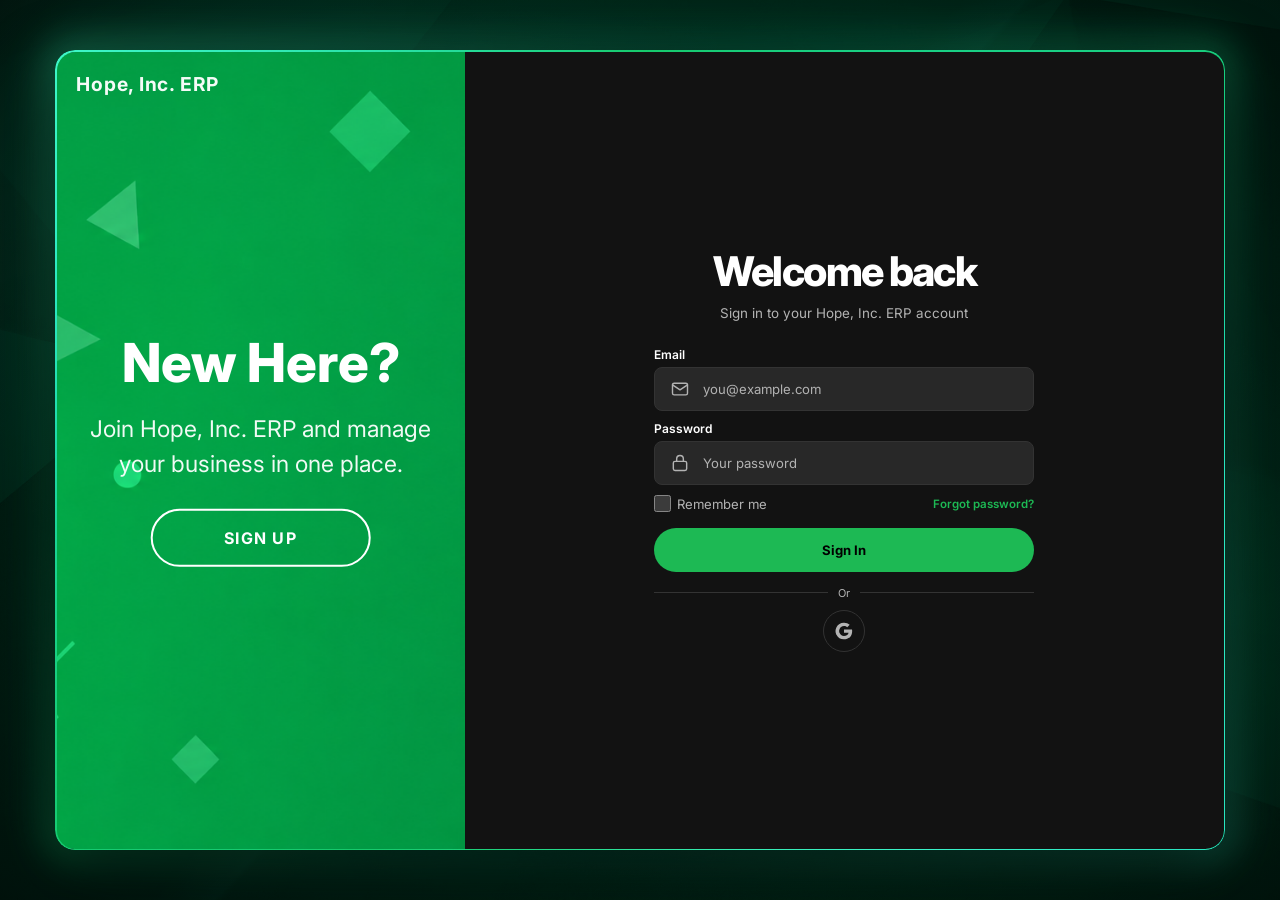
<file: Experimental/Website/Website/Login/Login.html>
<!DOCTYPE html>
<html lang="en">
<head>
  <meta charset="UTF-8" />
  <meta name="viewport" content="width=device-width, initial-scale=1.0" />
  <meta name="theme-color" content="#121212" />
  <title>Hope, Inc. ERP — Sign Up or Sign In</title>
  <script>
    (function () {
      var mode = 'signin';
      var requestedMode = new URLSearchParams(window.location.search).get('mode');
      if (requestedMode === 'signin' || requestedMode === 'signup') {
        mode = requestedMode;
      } else {
        try {
          var savedMode = localStorage.getItem('spotibai-auth-mode');
          if (savedMode === 'signin' || savedMode === 'signup') {
            mode = savedMode;
          }
        } catch (error) {
          console.warn('Unable to restore the saved authentication mode.', error);
        }
      }
      try {
        if (requestedMode === 'signin' || requestedMode === 'signup') {
          localStorage.setItem('spotibai-auth-mode', mode);
          var cleanUrl = new URL(window.location.href);
          cleanUrl.searchParams.delete('mode');
          window.history.replaceState(null, '', cleanUrl.pathname + cleanUrl.search + cleanUrl.hash);
        }
      } catch (error) {
        console.warn('Unable to apply the requested authentication mode.', error);
      }
      document.documentElement.dataset.authMode = mode;
      document.documentElement.dataset.authReady = 'false';
    })();
  </script>
  <link rel="preconnect" href="https://fonts.googleapis.com" />
  <link rel="preconnect" href="https://fonts.gstatic.com" crossorigin />
  <link href="https://fonts.googleapis.com/css2?family=Inter:wght@400;500;600;700;800&display=swap" rel="stylesheet" />
  <link rel="stylesheet" href="style.css" />
</head>
<body>
  <div class="page-enter-transition" aria-hidden="true"></div>
  <div class="auth-frame">
    <main class="auth" id="auth">
    <div class="welcome-plane" aria-label="Hope, Inc. ERP welcome panel">
      <section class="welcome left" aria-label="Sign up welcome message">
        <div class="copy">
          <h2>New Here?</h2>
          <p>Join Hope, Inc. ERP and manage your business in one place.</p>
          <button class="outline" data-mode="signup" type="button">Sign Up</button>
        </div>
      </section>

      <section class="welcome right" aria-label="Sign in welcome message">
        <div class="copy">
          <h2>One Of Us?</h2>
          <p>If you already have an account, sign in to continue.</p>
          <button class="outline" data-mode="signin" type="button">Sign In</button>
        </div>

      </section>
    </div>

    <a class="brand" href="../Homepage/index.html" aria-label="Hope, Inc. ERP home">
      <span>Hope, Inc. ERP</span>
    </a>

    <div class="form-layer">
      <div class="form-sheet">
        <div class="form-track">
          <section class="form-panel signup-panel" aria-label="Create account">
            <form id="signupForm" novalidate>
              <h1>Create your account</h1>
              <p class="form-subtitle">Join Hope, Inc. ERP</p>

              <div class="field">
                <label for="signupName">Name</label>
                <div class="input-wrap">
                  <svg class="field-icon" viewBox="0 0 24 24" fill="none" stroke="currentColor" stroke-width="1.7" stroke-linecap="round" stroke-linejoin="round" aria-hidden="true">
                    <circle cx="12" cy="8" r="4"></circle>
                    <path d="M5 21v-1a7 7 0 0 1 14 0v1"></path>
                  </svg>
                  <input id="signupName" name="name" type="text" autocomplete="name" placeholder="Your name" aria-describedby="signupNameError" />
                </div>
                <p class="field-error" id="signupNameError"></p>
              </div>

              <div class="field">
                <label for="signupEmail">Email</label>
                <div class="input-wrap">
                  <svg class="field-icon" viewBox="0 0 24 24" fill="none" stroke="currentColor" stroke-width="1.7" stroke-linecap="round" stroke-linejoin="round" aria-hidden="true">
                    <rect x="3" y="5" width="18" height="14" rx="2"></rect>
                    <path d="m3 7 9 6 9-6"></path>
                  </svg>
                  <input id="signupEmail" name="email" type="email" autocomplete="email" placeholder="you@example.com" aria-describedby="signupEmailError" />
                </div>
                <p class="field-error" id="signupEmailError"></p>
              </div>

              <div class="field">
                <label for="signupPassword">Password</label>
                <div class="input-wrap">
                  <svg class="field-icon" viewBox="0 0 24 24" fill="none" stroke="currentColor" stroke-width="1.7" stroke-linecap="round" stroke-linejoin="round" aria-hidden="true">
                    <rect x="4" y="10" width="16" height="11" rx="2"></rect>
                    <path d="M8 10V7a4 4 0 0 1 8 0v3"></path>
                  </svg>
                  <input id="signupPassword" name="password" type="password" autocomplete="new-password" placeholder="Create a password" aria-describedby="signupPasswordError passwordRules" />
                  <button class="password-toggle hidden" id="toggleSignupPassword" type="button" aria-label="Show password" aria-pressed="false">
                    <svg viewBox="0 0 24 24" fill="none" stroke="currentColor" stroke-width="1.7" stroke-linecap="round" stroke-linejoin="round" aria-hidden="true">
                      <path d="M3 3l18 18"></path>
                      <path d="M10.6 10.6a2 2 0 0 0 2.8 2.8"></path>
                      <path d="M9.9 5.2A10.8 10.8 0 0 1 12 5c6.4 0 10 7 10 7a16 16 0 0 1-3.1 3.9"></path>
                      <path d="M6.2 6.2C3.5 8 2 12 2 12s3.6 7 10 7c1.4 0 2.6-.3 3.7-.8"></path>
                    </svg>
                  </button>
                </div>
                <p class="field-error" id="signupPasswordError"></p>
                <ul class="password-rules hidden" id="passwordRules" aria-live="polite">
                  <li id="req-length" data-rule="length">At least 8 characters</li>
                  <li id="req-number" data-rule="numberOrSymbol">At least one number or symbol</li>
                  <li id="req-case" data-rule="case">Lowercase and uppercase letters</li>
                </ul>
              </div>

              <div class="field">
                <label for="signupConfirmPassword">Re-Type Password</label>
                <div class="input-wrap">
                  <svg class="field-icon" viewBox="0 0 24 24" fill="none" stroke="currentColor" stroke-width="1.7" stroke-linecap="round" stroke-linejoin="round" aria-hidden="true">
                    <rect x="4" y="10" width="16" height="11" rx="2"></rect>
                    <path d="M8 10V7a4 4 0 0 1 8 0v3"></path>
                  </svg>
                  <input id="signupConfirmPassword" name="confirmPassword" type="password" autocomplete="new-password" placeholder="Re-type your password" aria-describedby="signupConfirmPasswordError" />
                </div>
                <p class="field-error" id="signupConfirmPasswordError"></p>
              </div>

              <button class="btn-primary" type="submit">Sign Up</button>
              <p class="form-status" id="signupStatus" role="status" aria-live="polite"></p>
              <div class="divider">Or</div>
              <div class="social-buttons" aria-label="Social sign-up options">
                <button class="social-button" type="button" data-provider="Google" aria-label="Continue with Google">
                  <svg viewBox="0 0 48 48" aria-hidden="true">
                    <path fill="#B3B3B3" d="M43.6 24.5c0-1.4-.1-2.8-.4-4.1H24v7.8h11a9.4 9.4 0 0 1-4.1 6.2v5.1h6.7c3.9-3.6 6-8.8 6-15z"></path>
                    <path fill="#B3B3B3" d="M24 44c5.5 0 10.1-1.8 13.5-4.9l-6.7-5.1c-1.8 1.2-4.1 2-6.8 2-5.2 0-9.6-3.5-11.2-8.2H5.9v5.3A20 20 0 0 0 24 44z"></path>
                    <path fill="#B3B3B3" d="M12.8 27.8a12 12 0 0 1 0-7.6v-5.3H5.9a20 20 0 0 0 0 18.2l6.9-5.3z"></path>
                    <path fill="#B3B3B3" d="M24 12c3 0 5.7 1 7.8 3.1l5.9-5.9C34.1 5.8 29.5 4 24 4A20 20 0 0 0 5.9 14.9l6.9 5.3C14.4 15.5 18.8 12 24 12z"></path>
                  </svg>
                </button>
              </div>
            </form>
          </section>

          <section class="form-panel signin-panel" id="signinPanel" aria-label="Sign in" aria-hidden="true" inert>
            <form id="signinForm" novalidate>
              <h1>Welcome back</h1>
              <p class="form-subtitle">Sign in to your Hope, Inc. ERP account</p>

              <div class="field">
                <label for="signinEmail">Email</label>
                <div class="input-wrap">
                  <svg class="field-icon" viewBox="0 0 24 24" fill="none" stroke="currentColor" stroke-width="1.7" stroke-linecap="round" stroke-linejoin="round" aria-hidden="true">
                    <rect x="3" y="5" width="18" height="14" rx="2"></rect>
                    <path d="m3 7 9 6 9-6"></path>
                  </svg>
                  <input id="signinEmail" name="email" type="email" autocomplete="email" placeholder="you@example.com" aria-describedby="signinEmailError" />
                </div>
                <p class="field-error" id="signinEmailError"></p>
              </div>

              <div class="field">
                <label for="signinPassword">Password</label>
                <div class="input-wrap">
                  <svg class="field-icon" viewBox="0 0 24 24" fill="none" stroke="currentColor" stroke-width="1.7" stroke-linecap="round" stroke-linejoin="round" aria-hidden="true">
                    <rect x="4" y="10" width="16" height="11" rx="2"></rect>
                    <path d="M8 10V7a4 4 0 0 1 8 0v3"></path>
                  </svg>
                  <input id="signinPassword" name="password" type="password" autocomplete="current-password" placeholder="Your password" aria-describedby="signinPasswordError" />
                  <button class="password-toggle hidden" id="toggleSigninPassword" type="button" aria-label="Show password" aria-pressed="false">
                    <svg viewBox="0 0 24 24" fill="none" stroke="currentColor" stroke-width="1.7" stroke-linecap="round" stroke-linejoin="round" aria-hidden="true">
                      <path d="M3 3l18 18"></path>
                      <path d="M10.6 10.6a2 2 0 0 0 2.8 2.8"></path>
                      <path d="M9.9 5.2A10.8 10.8 0 0 1 12 5c6.4 0 10 7 10 7a16 16 0 0 1-3.1 3.9"></path>
                      <path d="M6.2 6.2C3.5 8 2 12 2 12s3.6 7 10 7c1.4 0 2.6-.3 3.7-.8"></path>
                    </svg>
                  </button>
                </div>
                <p class="field-error" id="signinPasswordError"></p>
              </div>

              <div class="signin-options">
                <label class="remember">
                  <input id="rememberMe" name="remember" type="checkbox" />
                  Remember me
                </label>
                <a class="forgot-link" href="#forgot-password" id="forgotPassword">Forgot password?</a>
              </div>

              <button class="btn-primary" type="submit">Sign In</button>
              <p class="form-status" id="signinStatus" role="status" aria-live="polite"></p>
              <div class="divider">Or</div>
              <div class="social-buttons" aria-label="Social sign-in options">
                <button class="social-button" type="button" data-provider="Google" aria-label="Continue with Google">
                  <svg viewBox="0 0 48 48" aria-hidden="true">
                    <path fill="#B3B3B3" d="M43.6 24.5c0-1.4-.1-2.8-.4-4.1H24v7.8h11a9.4 9.4 0 0 1-4.1 6.2v5.1h6.7c3.9-3.6 6-8.8 6-15z"></path>
                    <path fill="#B3B3B3" d="M24 44c5.5 0 10.1-1.8 13.5-4.9l-6.7-5.1c-1.8 1.2-4.1 2-6.8 2-5.2 0-9.6-3.5-11.2-8.2H5.9v5.3A20 20 0 0 0 24 44z"></path>
                    <path fill="#B3B3B3" d="M12.8 27.8a12 12 0 0 1 0-7.6v-5.3H5.9a20 20 0 0 0 0 18.2l6.9-5.3z"></path>
                    <path fill="#B3B3B3" d="M24 12c3 0 5.7 1 7.8 3.1l5.9-5.9C34.1 5.8 29.5 4 24 4A20 20 0 0 0 5.9 14.9l6.9 5.3C14.4 15.5 18.8 12 24 12z"></path>
                  </svg>
                </button>
              </div>
            </form>
          </section>
        </div>
      </div>
    </div>
    </main>
  </div>

  <script>
    (function () {
      var auth = document.getElementById('auth');
      var welcomeLeft = document.querySelector('.welcome.left');
      var welcomeRight = document.querySelector('.welcome.right');
      var signupPanel = document.querySelector('.signup-panel');
      var signinPanel = document.querySelector('.signin-panel');
      var signupForm = document.getElementById('signupForm');
      var signinForm = document.getElementById('signinForm');
      var signupPassword = document.getElementById('signupPassword');
      var signinPassword = document.getElementById('signinPassword');
      var signupConfirmPassword = document.getElementById('signupConfirmPassword');
      var toggleSignupPassword = document.getElementById('toggleSignupPassword');
      var toggleSigninPassword = document.getElementById('toggleSigninPassword');
      var passwordRulesList = document.getElementById('passwordRules');
      var signupStatus = document.getElementById('signupStatus');
      var signinStatus = document.getElementById('signinStatus');
      var modeTransitioning = false;
      var authUrl = new URL(window.location.href);
      var authResult = authUrl.searchParams.get('result');
      if (authResult) {
        var resultMode = document.documentElement.dataset.authMode === 'signup' ? signupStatus : signinStatus;
        resultMode.textContent = authResult;
        authUrl.searchParams.delete('result');
        window.history.replaceState(null, '', authUrl.pathname + authUrl.search + authUrl.hash);
      }

      function clearErrors(form) {
        form.querySelectorAll('.field-error').forEach(function (error) {
          error.textContent = '';
        });
        form.querySelectorAll('[aria-invalid="true"]').forEach(function (input) {
          input.removeAttribute('aria-invalid');
        });
      }

      function updateModeAccess(showSignin) {
        signupPanel.setAttribute('aria-hidden', String(showSignin));
        signinPanel.setAttribute('aria-hidden', String(!showSignin));
        welcomeLeft.setAttribute('aria-hidden', String(!showSignin));
        welcomeRight.setAttribute('aria-hidden', String(showSignin));
        signupPanel.toggleAttribute('inert', showSignin);
        signinPanel.toggleAttribute('inert', !showSignin);
        welcomeLeft.querySelector('[data-mode]').tabIndex = showSignin ? 0 : -1;
        welcomeRight.querySelector('[data-mode]').tabIndex = showSignin ? -1 : 0;
        signupPanel.querySelectorAll('input, button, a').forEach(function (element) {
          element.tabIndex = showSignin ? -1 : 0;
        });
        signinPanel.querySelectorAll('input, button, a').forEach(function (element) {
          element.tabIndex = showSignin ? 0 : -1;
        });
      }

      function setMode(mode) {
        if (mode !== 'signin' && mode !== 'signup') return;
        if (modeTransitioning) return;
        var showSignin = mode === 'signin';
        if (auth.classList.contains('right-panel-active') === showSignin) return;
        updateModeAccess(showSignin);
        clearErrors(signupForm);
        clearErrors(signinForm);
        signupStatus.textContent = '';
        signinStatus.textContent = '';
        auth.classList.remove('auth-restoring');
        auth.classList.remove('auth-transition-settled');
        auth.classList.remove('auth-exit-left', 'auth-exit-right');
        auth.classList.toggle('right-panel-active', showSignin);
        var styles = getComputedStyle(auth);
        var timeToMilliseconds = function (value) {
          var amount = parseFloat(value);
          return value.endsWith('ms') ? amount : value.endsWith('s') ? amount * 1000 : 0;
        };
        var duration = Math.max(
          timeToMilliseconds(styles.getPropertyValue('--speed').trim()),
          timeToMilliseconds(styles.getPropertyValue('--welcome-shift-duration').trim())
            + timeToMilliseconds(styles.getPropertyValue('--welcome-enter-delay').trim())
        );
        if (window.matchMedia('(prefers-reduced-motion: reduce)').matches) {
          duration = 0;
        }
        if (duration > 0) {
          modeTransitioning = true;
          auth.classList.add('auth-transitioning');
          window.requestAnimationFrame(function () {
            auth.classList.add(showSignin ? 'auth-exit-right' : 'auth-exit-left');
          });
          window.setTimeout(function () {
            modeTransitioning = false;
            auth.classList.add('auth-transition-settled');
            auth.classList.remove('auth-transitioning', 'auth-exit-left', 'auth-exit-right');
          }, duration);
        } else {
          auth.classList.add('auth-transition-settled');
          auth.classList.remove('auth-transitioning', 'auth-exit-left', 'auth-exit-right');
        }
        try {
          localStorage.setItem('spotibai-auth-mode', mode);
        } catch (error) {
          console.warn('Unable to save the selected authentication mode.', error);
        }
      }

      document.querySelectorAll('[data-mode]').forEach(function (button) {
        button.addEventListener('click', function (event) {
          event.preventDefault();
          setMode(button.dataset.mode);
        });
      });

      function setError(input, message) {
        input.setAttribute('aria-invalid', 'true');
        document.getElementById(input.id + 'Error').textContent = message;
      }

      function isValidEmail(value) {
        return /^[^\s@]+@[^\s@]+\.[^\s@]+$/.test(value);
      }

      function getPasswordRules(password) {
        return {
          length: password.length >= 8,
          numberOrSymbol: /[0-9!@#$%^&*(),.?":{}|<>]/.test(password),
          case: /[a-z]/.test(password) && /[A-Z]/.test(password)
        };
      }

      function setPasswordToggleIcon(toggle, showPassword) {
        toggle.setAttribute('aria-label', showPassword ? 'Hide password' : 'Show password');
        toggle.setAttribute('aria-pressed', String(showPassword));
        toggle.innerHTML = showPassword
          ? '<svg viewBox="0 0 24 24" fill="none" stroke="currentColor" stroke-width="1.7" stroke-linecap="round" stroke-linejoin="round" aria-hidden="true"><path d="M2 12s3.6-7 10-7 10 7 10 7-3.6 7-10 7-10-7-10-7Z"></path><circle cx="12" cy="12" r="3"></circle></svg>'
          : '<svg viewBox="0 0 24 24" fill="none" stroke="currentColor" stroke-width="1.7" stroke-linecap="round" stroke-linejoin="round" aria-hidden="true"><path d="M3 3l18 18"></path><path d="M10.6 10.6a2 2 0 0 0 2.8 2.8"></path><path d="M9.9 5.2A10.8 10.8 0 0 1 12 5c6.4 0 10 7 10 7a16 16 0 0 1-3.1 3.9"></path><path d="M6.2 6.2C3.5 8 2 12 2 12s3.6 7 10 7c1.4 0 2.6-.3 3.7-.8"></path></svg>';
      }

      function updatePasswordRules() {
        var rules = getPasswordRules(signupPassword.value);
        Object.keys(rules).forEach(function (ruleName) {
          document.querySelector('[data-rule="' + ruleName + '"]').classList.toggle('valid', rules[ruleName]);
        });
        if (rules.length && rules.numberOrSymbol && rules.case) {
          signupPassword.removeAttribute('aria-invalid');
          document.getElementById('signupPasswordError').textContent = '';
        }
      }

      function handleSignupPasswordInput() {
        var hasPassword = signupPassword.value.length > 0;
        toggleSignupPassword.classList.toggle('hidden', !hasPassword);
        passwordRulesList.classList.toggle('hidden', !hasPassword);
        if (hasPassword) {
          updatePasswordRules();
        } else {
          passwordRulesList.querySelectorAll('li').forEach(function (rule) {
            rule.classList.remove('valid');
          });
          signupPassword.type = 'password';
          setPasswordToggleIcon(toggleSignupPassword, false);
        }
      }

      function togglePasswordVisibility(input, toggle) {
        var showPassword = input.type === 'password';
        input.type = showPassword ? 'text' : 'password';
        setPasswordToggleIcon(toggle, showPassword);
      }

      toggleSignupPassword.addEventListener('click', function () {
        togglePasswordVisibility(signupPassword, toggleSignupPassword);
      });
      toggleSigninPassword.addEventListener('click', function () {
        togglePasswordVisibility(signinPassword, toggleSigninPassword);
      });

      signupPassword.addEventListener('input', function () {
        handleSignupPasswordInput();
        if (signupConfirmPassword.value && signupConfirmPassword.value === signupPassword.value) {
          signupConfirmPassword.removeAttribute('aria-invalid');
          document.getElementById('signupConfirmPasswordError').textContent = '';
        }
        signupStatus.textContent = '';
      });

      signinPassword.addEventListener('input', function () {
        var hasPassword = signinPassword.value.length > 0;
        toggleSigninPassword.classList.toggle('hidden', !hasPassword);
        if (!hasPassword) {
          signinPassword.type = 'password';
        }
        setPasswordToggleIcon(toggleSigninPassword, signinPassword.type === 'text');
      });

      signupForm.addEventListener('reset', function () {
        window.setTimeout(handleSignupPasswordInput, 0);
      });
      signinForm.addEventListener('reset', function () {
        window.setTimeout(function () {
          signinPassword.type = 'password';
          toggleSigninPassword.classList.add('hidden');
          setPasswordToggleIcon(toggleSigninPassword, false);
        }, 0);
      });

      signupForm.querySelectorAll('input').forEach(function (input) {
        input.addEventListener('input', function () {
          signupStatus.textContent = '';
          if (input !== signupPassword && input !== signupConfirmPassword) {
            input.removeAttribute('aria-invalid');
            document.getElementById(input.id + 'Error').textContent = '';
          }
        });
      });
      signupConfirmPassword.addEventListener('input', function () {
        signupStatus.textContent = '';
        if (signupConfirmPassword.value === signupPassword.value) {
          signupConfirmPassword.removeAttribute('aria-invalid');
          document.getElementById('signupConfirmPasswordError').textContent = '';
        }
      });
      signinForm.querySelectorAll('input').forEach(function (input) {
        input.addEventListener('input', function () {
          signinStatus.textContent = '';
          input.removeAttribute('aria-invalid');
          document.getElementById(input.id + 'Error').textContent = '';
        });
      });

      signupForm.addEventListener('submit', function (event) {
        event.preventDefault();
        clearErrors(signupForm);
        signupStatus.textContent = '';
        var valid = true;
        var name = document.getElementById('signupName');
        var email = document.getElementById('signupEmail');
        var rules = getPasswordRules(signupPassword.value);

        if (!name.value.trim()) {
          setError(name, 'Please enter your name.');
          valid = false;
        }
        if (!email.value.trim()) {
          setError(email, 'Please enter your email address.');
          valid = false;
        } else if (!isValidEmail(email.value.trim())) {
          setError(email, 'Please enter a valid email address.');
          valid = false;
        }
        if (!signupPassword.value) {
          setError(signupPassword, 'Please enter a password.');
          valid = false;
        } else if (!rules.length || !rules.numberOrSymbol || !rules.case) {
          setError(signupPassword, 'Your password must meet all three requirements.');
          valid = false;
        }
        if (!signupConfirmPassword.value) {
          setError(signupConfirmPassword, 'Please re-type your password.');
          valid = false;
        } else if (signupConfirmPassword.value !== signupPassword.value) {
          setError(signupConfirmPassword, 'Passwords do not match.');
          valid = false;
        }
        if (valid) {
          submitAuthRequest('signup', {
            name: name.value.trim(),
            email: email.value.trim()
          });
        }
      });

      signinForm.addEventListener('submit', function (event) {
        event.preventDefault();
        clearErrors(signinForm);
        signinStatus.textContent = '';
        var email = document.getElementById('signinEmail');
        var valid = true;

        if (!email.value.trim()) {
          setError(email, 'Please enter your email address.');
          valid = false;
        } else if (!isValidEmail(email.value.trim())) {
          setError(email, 'Please enter a valid email address.');
          valid = false;
        }
        if (!signinPassword.value) {
          setError(signinPassword, 'Please enter your password.');
          valid = false;
        }
        if (valid) {
          submitAuthRequest('signin', {
            email: email.value.trim(),
            hasPassword: true
          });
        }
      });

      function submitAuthRequest(mode, request) {
        try {
          var destination = mode === 'signin' ? '../Dashboard/Dashboard.html' : '../Homepage/index.html';
          var target = new URL(destination, window.location.href);
          target.searchParams.set('mode', mode);
          Object.keys(request).forEach(function (key) {
            target.searchParams.set(key, String(request[key]));
          });
          window.location.assign(target.href);
        } catch (error) {
          console.error('Unable to continue to Hope, Inc. ERP.', error);
          (mode === 'signup' ? signupStatus : signinStatus).textContent = 'Unable to continue. Please try again.';
        }
      }

      document.querySelectorAll('.social-button').forEach(function (button) {
        button.addEventListener('click', function () {
          var activeStatus = auth.classList.contains('right-panel-active') ? signinStatus : signupStatus;
          activeStatus.textContent = button.dataset.provider + ' authentication is not connected yet.';
        });
      });

      document.getElementById('forgotPassword').addEventListener('click', function (event) {
        event.preventDefault();
        signinStatus.textContent = 'Password reset is a demo placeholder and is not connected yet.';
      });

      var initialMode = document.documentElement.dataset.authMode;
      var showSignin = initialMode !== 'signup';
      auth.classList.add('auth-restoring');
      updateModeAccess(showSignin);
      auth.classList.toggle('right-panel-active', showSignin);
      document.documentElement.dataset.authReady = 'true';
    })();
  </script>
</body>
</html>
</file>
<file: Website/Website/Homepage/style.css>
:root {
      --primary: #1e40af;
      --primary-dark: #1e3a8a;
      --primary-light: #3b82f6;
      --accent: #0ea5e9;
      --success: #10b981;
      --danger: #ef4444;
      --warning: #f59e0b;
      --bg: #f8fafc;
      --surface: #ffffff;
      --text: #0f172a;
      --text-muted: #64748b;
      --border: #e2e8f0;
      --sidebar: #0f172a;
      --shadow: 0 10px 25px -5px rgb(0 0 0 / 0.08), 0 8px 10px -6px rgb(0 0 0 / 0.05);
      --radius: 12px;
    }

    * { margin: 0; padding: 0; box-sizing: border-box; }
    html { scroll-snap-type: y proximity; }

    body {
      font-family: 'Inter', system-ui, -apple-system, sans-serif;
      background: var(--bg);
      color: var(--text);
      line-height: 1.5;
    }

    /* ========== LANDING NAVBAR ========== */
    .navbar {
      position: fixed; top: 0; left: 0; right: 0; z-index: 100;
      background: rgba(255,255,255,0.9);
      backdrop-filter: blur(12px);
      border-bottom: 1px solid var(--border);
      padding: 0 2rem; height: 70px;
      display: flex; align-items: center; justify-content: space-between;
    }
    .logo {
      display: flex; align-items: center; gap: 12px;
      text-decoration: none; color: var(--text);
      font-weight: 700; font-size: 1.25rem;
    }
    .brand-mark {
      display: inline-flex; flex: 0 0 auto; align-items: center; justify-content: center;
      width: 40px; height: 40px; border-radius: 10px;
      color: #fff; background: linear-gradient(135deg, #20d895, #078c5a);
      font-size: 1.2rem; font-weight: 700;
    }
    .nav-actions { display: flex; gap: 12px; align-items: center; }

    .btn {
      display: inline-flex; align-items: center; justify-content: center; gap: 8px;
      padding: 10px 20px; border-radius: 8px;
      font-weight: 600; font-size: 0.9rem; cursor: pointer;
      border: none; transition: all 0.2s ease; text-decoration: none;
    }
    .btn-ghost { background: transparent; color: var(--text); }
    .btn-ghost:hover { background: #f1f5f9; }
    .btn-primary { background: var(--primary); color: white; }
    .btn-primary:hover { background: var(--primary-dark); transform: translateY(-1px); box-shadow: 0 4px 12px rgba(30,64,175,0.3); }
    .btn-outline { background: transparent; border: 1.5px solid var(--border); color: var(--text); }
    .btn-outline:hover { border-color: var(--primary); color: var(--primary); }
    .btn-google {
      background: white; border: 1.5px solid var(--border); color: var(--text); width: 100%;
    }
    .btn-google:hover { background: #f8fafc; border-color: #cbd5e1; }
    .btn-google img { width: 18px; height: 18px; }

    /* ========== HERO ========== */
    .hero {
      padding: 140px 2rem 80px; max-width: 1200px; margin: 0 auto;
      display: grid; grid-template-columns: 1fr 1fr; gap: 60px; align-items: center;
    }
    .hero-content h1 {
      font-size: 3rem; font-weight: 700; line-height: 1.15;
      letter-spacing: -0.02em; margin-bottom: 1.25rem;
    }
    .hero-content h1 span {
      background: linear-gradient(135deg, var(--primary), var(--accent));
      -webkit-background-clip: text; -webkit-text-fill-color: transparent; background-clip: text;
    }
    .hero-content p {
      font-size: 1.15rem; color: var(--text-muted); margin-bottom: 2rem; max-width: 480px;
    }
    .hero-cta { display: flex; gap: 16px; flex-wrap: wrap; }

    .dashboard-preview {
      background: var(--surface); border-radius: 16px; box-shadow: var(--shadow);
      border: 1px solid var(--border); overflow: hidden;
      transform: perspective(1000px) rotateY(-5deg) rotateX(2deg);
      transition: transform 0.4s ease;
    }
    .dashboard-preview:hover { transform: perspective(1000px) rotateY(0) rotateX(0); }
    .preview-header {
      background: linear-gradient(135deg, #1e3a8a, #1e40af); color: white;
      padding: 14px 20px; display: flex; align-items: center; gap: 10px;
      font-size: 0.85rem; font-weight: 500;
    }
    .preview-dots { display: flex; gap: 6px; }
    .preview-dots span { width: 10px; height: 10px; border-radius: 50%; background: rgba(255,255,255,0.3); }
    .preview-body { padding: 24px; display: grid; grid-template-columns: repeat(2,1fr); gap: 16px; }
    .module-card {
      background: #f8fafc; border: 1px solid var(--border); border-radius: 10px;
      padding: 16px; display: flex; flex-direction: column; gap: 8px;
    }
    .module-icon {
      width: 36px; height: 36px; border-radius: 8px;
      display: flex; align-items: center; justify-content: center; font-size: 1.1rem;
    }
    .module-card h4 { font-size: 0.9rem; font-weight: 600; }
    .module-card p { font-size: 0.75rem; color: var(--text-muted); }

    /* ========== FEATURES ========== */
    .features { padding: 60px 2rem 100px; max-width: 1100px; margin: 0 auto; }
    .section-title { text-align: center; margin-bottom: 48px; }
    .section-title h2 { font-size: 1.75rem; font-weight: 700; margin-bottom: 8px; }
    .section-title p { color: var(--text-muted); }
    .features-grid { display: grid; grid-template-columns: repeat(4,1fr); gap: 24px; }
    .feature-card {
      background: var(--surface); border: 1px solid var(--border); border-radius: var(--radius);
      padding: 28px 24px; text-align: center; transition: all 0.25s ease;
    }
    .feature-card:hover { border-color: var(--primary-light); box-shadow: var(--shadow); transform: translateY(-4px); }
    .feature-icon {
      width: 52px; height: 52px; margin: 0 auto 16px; border-radius: 12px;
      display: flex; align-items: center; justify-content: center; font-size: 1.4rem;
    }
    .feature-card h3 { font-size: 1rem; font-weight: 600; margin-bottom: 8px; }
    .feature-card p { font-size: 0.85rem; color: var(--text-muted); }

    footer {
      border-top: 1px solid var(--border); padding: 24px 2rem;
      text-align: center; color: var(--text-muted); font-size: 0.85rem;
    }

    /* ========== MODALS ========== */
    .modal-overlay {
      position: fixed; inset: 0; background: rgba(15,23,42,0.55);
      backdrop-filter: blur(4px); z-index: 200;
      display: flex; align-items: center; justify-content: center; padding: 20px;
      opacity: 0; visibility: hidden; transition: all 0.25s ease;
    }
    .modal-overlay.active { opacity: 1; visibility: visible; }
    .modal {
      background: var(--surface); border-radius: 16px; width: 100%; max-width: 420px;
      box-shadow: 0 25px 50px -12px rgb(0 0 0 / 0.25);
      transform: translateY(20px) scale(0.98); transition: all 0.25s ease; overflow: hidden;
    }
    .modal-overlay.active .modal { transform: translateY(0) scale(1); }
    .modal-header {
      padding: 24px 28px 0; display: flex; justify-content: space-between; align-items: flex-start;
    }
    .modal-header h2 { font-size: 1.35rem; font-weight: 700; }
    .modal-header p { color: var(--text-muted); font-size: 0.9rem; margin-top: 4px; }
    .modal-close {
      background: none; border: none; font-size: 1.5rem; cursor: pointer;
      color: var(--text-muted); line-height: 1; padding: 4px; border-radius: 6px;
    }
    .modal-close:hover { background: #f1f5f9; color: var(--text); }
    .modal-body { padding: 24px 28px 28px; }
    .form-group { margin-bottom: 18px; }
    .form-group label {
      display: block; font-size: 0.85rem; font-weight: 500; margin-bottom: 6px; color: var(--text);
    }
    .form-group input {
      width: 100%; padding: 11px 14px; border: 1.5px solid var(--border);
      border-radius: 8px; font-size: 0.95rem; font-family: inherit;
      transition: border-color 0.2s, box-shadow 0.2s; background: white;
    }
    .form-group input:focus {
      outline: none; border-color: var(--primary-light);
      box-shadow: 0 0 0 3px rgba(59,130,246,0.15);
    }
    .form-row { display: grid; grid-template-columns: 1fr 1fr; gap: 14px; }
    .password-wrapper { position: relative; }
    .password-wrapper input { padding-right: 44px; }
    .toggle-password {
      position: absolute; right: 12px; top: 50%; transform: translateY(-50%);
      background: none; border: none; cursor: pointer; color: var(--text-muted);
      font-size: 1.1rem; padding: 4px;
    }
    .form-options {
      display: flex; justify-content: space-between; align-items: center;
      margin-bottom: 20px; font-size: 0.85rem;
    }
    .checkbox-label { display: flex; align-items: center; gap: 8px; cursor: pointer; }
    .checkbox-label input { width: 16px; height: 16px; accent-color: var(--primary); }
    .link { color: var(--primary); text-decoration: none; font-weight: 500; cursor: pointer; }
    .link:hover { text-decoration: underline; }
    .btn-full { width: 100%; padding: 12px; font-size: 0.95rem; }
    .form-footer { text-align: center; margin-top: 20px; font-size: 0.9rem; color: var(--text-muted); }
    .divider {
      display: flex; align-items: center; gap: 12px; margin: 20px 0;
      color: var(--text-muted); font-size: 0.85rem;
    }
    .divider::before, .divider::after {
      content: ''; flex: 1; height: 1px; background: var(--border);
    }
    .alert {
      padding: 12px 14px; border-radius: 8px; font-size: 0.85rem;
      margin-bottom: 16px; display: none;
    }
    .alert.show { display: block; }
    .alert-success { background: #ecfdf5; color: #065f46; border: 1px solid #a7f3d0; }
    .alert-error { background: #fef2f2; color: #991b1b; border: 1px solid #fecaca; }
    .alert-info { background: #eff6ff; color: #1e40af; border: 1px solid #bfdbfe; }
    .role-note {
      font-size: 0.8rem; color: var(--text-muted); background: #f1f5f9;
      padding: 10px 12px; border-radius: 8px; margin-bottom: 16px;
    }

    /* ========== DATA TABLES & MODULE UI ========== */
    .module-toolbar {
      display: flex; justify-content: space-between; align-items: center;
      margin-bottom: 20px; flex-wrap: wrap; gap: 12px;
    }
    .module-toolbar h3 { font-size: 1.15rem; font-weight: 600; }
    .toolbar-right { display: flex; gap: 10px; align-items: center; flex-wrap: wrap; }
    .search-input {
      padding: 9px 14px; border: 1.5px solid var(--border); border-radius: 8px;
      font-size: 0.9rem; font-family: inherit; min-width: 200px;
    }
    .search-input:focus {
      outline: none; border-color: var(--primary-light);
      box-shadow: 0 0 0 3px rgba(59,130,246,0.15);
    }
    .btn-sm { padding: 7px 14px; font-size: 0.85rem; }
    .btn-danger { background: #fef2f2; color: #991b1b; border: 1px solid #fecaca; }
    .btn-danger:hover { background: #fee2e2; }
    .btn-success { background: #ecfdf5; color: #065f46; border: 1px solid #a7f3d0; }
    .btn-success:hover { background: #d1fae5; }
    .btn-secondary { background: #f1f5f9; color: var(--text); border: 1px solid var(--border); }
    .btn-secondary:hover { background: #e2e8f0; }

    .data-table-wrap {
      background: white; border: 1px solid var(--border); border-radius: 12px;
      overflow: hidden;
    }
    .data-table {
      width: 100%; border-collapse: collapse; font-size: 0.9rem;
    }
    .data-table th {
      text-align: left; padding: 12px 16px; background: #f8fafc;
      border-bottom: 1px solid var(--border); font-weight: 600;
      font-size: 0.8rem; text-transform: uppercase; letter-spacing: 0.03em;
      color: var(--text-muted); white-space: nowrap;
    }
    .data-table td {
      padding: 12px 16px; border-bottom: 1px solid var(--border);
      vertical-align: middle;
    }
    .data-table tr:last-child td { border-bottom: none; }
    .data-table tr:hover td { background: #f8fafc; }
    .data-table tr.deleted-row td { background: #fef2f2; opacity: 0.85; }
    .data-table tr.deleted-row:hover td { background: #fee2e2; }

    .badge {
      display: inline-block; padding: 3px 8px; border-radius: 12px;
      font-size: 0.75rem; font-weight: 600;
    }
    .badge-active { background: #dcfce7; color: #166534; }
    .badge-deleted { background: #fee2e2; color: #991b1b; }

    .action-btns { display: flex; gap: 6px; flex-wrap: wrap; }
    .action-btns button {
      padding: 5px 10px; font-size: 0.78rem; border-radius: 6px;
      border: 1px solid var(--border); background: white; cursor: pointer;
      font-weight: 500; transition: all 0.15s;
    }
    .action-btns button:hover { background: #f1f5f9; }
    .action-btns .btn-edit:hover { border-color: var(--primary-light); color: var(--primary); }
    .action-btns .btn-del:hover { border-color: #fca5a5; color: #991b1b; background: #fef2f2; }
    .action-btns .btn-restore:hover { border-color: #6ee7b7; color: #065f46; background: #ecfdf5; }

    .stamp-text { font-size: 0.75rem; color: var(--text-muted); max-width: 200px; }
    .empty-state {
      text-align: center; padding: 48px 20px; color: var(--text-muted);
    }
    .empty-state p { margin-top: 8px; }

    .filter-tabs { display: flex; gap: 4px; background: #f1f5f9; padding: 4px; border-radius: 8px; }
    .filter-tab {
      padding: 6px 14px; border-radius: 6px; border: none; background: transparent;
      font-size: 0.85rem; font-weight: 500; cursor: pointer; color: var(--text-muted);
    }
    .filter-tab.active { background: white; color: var(--text); box-shadow: 0 1px 3px rgba(0,0,0,0.08); }

    .modal.modal-lg { max-width: 520px; }
    .modal.modal-xl { max-width: 780px; }
    .modal-body-scroll { max-height: 60vh; overflow-y: auto; }

    /* ========== DASHBOARD ========== */
    #landing { display: block; }
    #dashboard { display: none; min-height: 100vh; }

    .dash-layout { display: flex; min-height: 100vh; }

    .sidebar {
      width: 260px; background: var(--sidebar); color: white;
      display: flex; flex-direction: column; flex-shrink: 0;
    }
    .sidebar-header {
      padding: 20px; display: flex; align-items: center; gap: 12px;
      border-bottom: 1px solid rgba(255,255,255,0.1);
    }
    .sidebar-header span { font-weight: 700; font-size: 1.1rem; }

    .sidebar-nav { flex: 1; padding: 16px 12px; overflow-y: auto; }
    .nav-section { margin-bottom: 24px; }
    .nav-section-title {
      font-size: 0.7rem; text-transform: uppercase; letter-spacing: 0.05em;
      color: rgba(255,255,255,0.4); padding: 0 12px; margin-bottom: 8px;
    }
    .nav-item {
      display: flex; align-items: center; gap: 12px;
      padding: 10px 12px; border-radius: 8px; color: rgba(255,255,255,0.7);
      text-decoration: none; font-size: 0.9rem; font-weight: 500;
      cursor: pointer; transition: all 0.15s; margin-bottom: 2px;
    }
    .nav-item:hover { background: rgba(255,255,255,0.08); color: white; }
    .nav-item.active { background: var(--primary); color: white; }
    .nav-item .icon { font-size: 1.15rem; width: 22px; text-align: center; }
    .nav-item.disabled { opacity: 0.4; cursor: not-allowed; }

    .sidebar-footer {
      padding: 16px; border-top: 1px solid rgba(255,255,255,0.1);
    }
    .user-info {
      display: flex; align-items: center; gap: 12px; padding: 8px;
      border-radius: 8px; cursor: pointer;
    }
    .user-info:hover { background: rgba(255,255,255,0.08); }
    .user-avatar {
      width: 36px; height: 36px; border-radius: 50%;
      background: linear-gradient(135deg, var(--primary-light), var(--accent));
      display: flex; align-items: center; justify-content: center;
      font-weight: 600; font-size: 0.9rem;
    }
    .user-details { flex: 1; min-width: 0; }
    .user-details .name { font-size: 0.85rem; font-weight: 600; white-space: nowrap; overflow: hidden; text-overflow: ellipsis; }
    .user-details .role {
      font-size: 0.7rem; color: rgba(255,255,255,0.5);
      text-transform: uppercase; letter-spacing: 0.03em;
    }

    .main-content { flex: 1; display: flex; flex-direction: column; overflow: hidden; }
    .topbar {
      height: 64px; background: white; border-bottom: 1px solid var(--border);
      display: flex; align-items: center; justify-content: space-between;
      padding: 0 28px;
    }
    .topbar-title { font-size: 1.15rem; font-weight: 600; }
    .topbar-actions { display: flex; align-items: center; gap: 12px; }
    .role-badge {
      padding: 4px 10px; border-radius: 20px; font-size: 0.75rem;
      font-weight: 600; text-transform: uppercase; letter-spacing: 0.03em;
    }
    .role-superadmin { background: #fef3c7; color: #92400e; }
    .role-admin { background: #dbeafe; color: #1e40af; }
    .role-user { background: #dcfce7; color: #166534; }

    .content-area { flex: 1; padding: 28px; overflow-y: auto; }

    .stats-grid {
      display: grid; grid-template-columns: repeat(4, 1fr); gap: 20px; margin-bottom: 28px;
    }
    .stat-card {
      background: white; border: 1px solid var(--border); border-radius: 12px;
      padding: 20px; display: flex; flex-direction: column; gap: 8px;
    }
    .stat-card .label { font-size: 0.85rem; color: var(--text-muted); }
    .stat-card .value { font-size: 1.75rem; font-weight: 700; }
    .stat-card .change { font-size: 0.8rem; color: var(--success); }

    .panel {
      background: white; border: 1px solid var(--border); border-radius: 12px;
      padding: 24px; margin-bottom: 24px;
    }
    .panel h3 { font-size: 1.05rem; font-weight: 600; margin-bottom: 16px; }
    .welcome-msg {
      background: linear-gradient(135deg, #1e3a8a, #1e40af); color: white;
      border-radius: 12px; padding: 28px; margin-bottom: 28px;
    }
    .welcome-msg h2 { font-size: 1.4rem; margin-bottom: 6px; }
    .welcome-msg p { opacity: 0.85; font-size: 0.95rem; }

    .quick-actions {
      display: grid; grid-template-columns: repeat(auto-fill, minmax(180px, 1fr)); gap: 12px;
    }
    .quick-btn {
      display: flex; align-items: center; gap: 10px;
      padding: 14px 16px; background: #f8fafc; border: 1px solid var(--border);
      border-radius: 10px; cursor: pointer; font-size: 0.9rem; font-weight: 500;
      transition: all 0.15s; text-align: left;
    }
    .quick-btn:hover { border-color: var(--primary-light); background: #eff6ff; }
    .quick-btn.locked { opacity: 0.45; cursor: not-allowed; }

    /* Demo users hint */
    .demo-hint {
      background: #fffbeb; border: 1px solid #fcd34d; border-radius: 8px;
      padding: 12px 14px; font-size: 0.8rem; color: #92400e; margin-bottom: 16px;
    }
    .demo-hint strong { display: block; margin-bottom: 4px; }

    /* Responsive */
    @media (max-width: 900px) {
      .hero { grid-template-columns: 1fr; padding-top: 120px; text-align: center; }
      .hero-content p { margin-left: auto; margin-right: auto; }
      .hero-cta { justify-content: center; }
      .features-grid { grid-template-columns: repeat(2,1fr); }
      .dashboard-preview { transform: none; }
      .stats-grid { grid-template-columns: repeat(2,1fr); }
      .sidebar { width: 220px; }
    }
    @media (max-width: 560px) {
      .navbar { padding: 0 1rem; }
      .hero-content h1 { font-size: 2.1rem; }
      .features-grid { grid-template-columns: 1fr; }
      .form-row { grid-template-columns: 1fr; }
      .stats-grid { grid-template-columns: 1fr; }
      .sidebar { display: none; }
    }

    /* Print / PDF */
    .report-print-area { }
    .report-actions { display: flex; gap: 8px; align-items: center; }
    @media print {
      body * { visibility: hidden !important; }
      .report-print-area, .report-print-area * { visibility: visible !important; }
      .report-print-area {
        position: absolute; left: 0; top: 0; width: 100%;
        padding: 20px;
      }
      .sidebar, .topbar, .filter-tabs, .report-actions,
      .toolbar-right label, .search-input, .btn { display: none !important; }
      .data-table-wrap { border: none; box-shadow: none; }
      .data-table th { background: #eee !important; -webkit-print-color-adjust: exact; print-color-adjust: exact; }
      .module-toolbar h3 { font-size: 18pt; margin-bottom: 12px; }
    }

/* Spotibai visual system */
:root {
  --primary: #087f68;
  --primary-dark: #066653;
  --primary-light: #10a887;
  --accent: #38c6a4;
  --success: #16815f;
  --danger: #c2414b;
  --warning: #b7791f;
  --bg: #f3f7f6;
  --surface: #ffffff;
  --text: #152925;
  --text-muted: #667a75;
  --border: #dce7e3;
  --sidebar: #102b27;
  --shadow: 0 14px 38px -20px rgb(16 43 39 / 0.32), 0 4px 12px -8px rgb(16 43 39 / 0.14);
  --radius: 14px;
}

body { background: var(--bg); color: var(--text); }
button, input, select, textarea { font: inherit; }
:focus-visible { outline: 3px solid rgb(16 168 135 / 0.38); outline-offset: 2px; }
.btn { border-radius: 10px; letter-spacing: .005em; }
.btn-primary { background: linear-gradient(135deg, #087f68, #0b9b7d); box-shadow: 0 6px 14px rgb(8 127 104 / .16); }
.btn-primary:hover { background: linear-gradient(135deg, #066653, #087f68); box-shadow: 0 8px 18px rgb(8 127 104 / .22); }
.btn-outline { border-width: 1px; }
.btn-ghost:hover, .btn-secondary:hover { background: #edf4f1; }

.navbar { height: 76px; padding: 0 clamp(1rem, 5vw, 4.5rem); background: rgb(250 253 252 / .92); }
.logo { letter-spacing: -.025em; }
.hero { max-width: 1320px; min-height: 620px; padding: 150px clamp(1.25rem, 5vw, 4rem) 84px; gap: clamp(36px, 6vw, 88px); }
.hero-content { position: relative; z-index: 1; }
.hero-kicker { display: inline-flex; align-items: center; gap: 9px; margin-bottom: 20px; color: #087f68; font-size: .75rem; font-weight: 700; letter-spacing: .14em; }
.hero-kicker span { color: #9bb9af; }
.hero-content h1 { font-size: clamp(2.55rem, 4.8vw, 4.25rem); letter-spacing: -.055em; }
.hero-content h1 span { background-image: linear-gradient(110deg, #087f68, #28b994); }
.hero-content p { font-size: 1.05rem; line-height: 1.8; }
.demo-notice { display: grid; gap: 3px; max-width: 490px; margin: -12px 0 24px; padding: 13px 15px; border: 1px solid #b9e4d5; border-left: 3px solid #0a9877; border-radius: 10px; background: #f0faf6; color: #365b50; font-size: .8rem; line-height: 1.55; }
.demo-notice strong { color: #087f68; font-size: .82rem; }
.dashboard-preview { transform: perspective(1100px) rotateY(-4deg) rotateX(1deg); border-radius: 20px; box-shadow: 0 26px 70px -35px rgb(16 43 39 / .5); }
.preview-header { background: linear-gradient(120deg, #102b27, #087f68); }
.preview-body { gap: 14px; }
.module-card { background: #fbfdfc; border-radius: 12px; transition: transform .2s, box-shadow .2s; }
.module-card:hover { transform: translateY(-3px); box-shadow: 0 8px 20px rgb(16 43 39 / .08); }
.features { padding-top: 50px; }
.feature-card { border-radius: 16px; box-shadow: 0 5px 18px rgb(16 43 39 / .035); }
.feature-card:hover { border-color: #83cdb8; }
footer { background: #f7faf9; }

#dashboard { background: var(--bg); }
.dash-layout { min-height: 100vh; }
.sidebar { width: 264px; background: linear-gradient(180deg, #102b27 0%, #143a33 100%); box-shadow: 8px 0 26px rgb(16 43 39 / .08); }
.sidebar-header { min-height: 76px; padding: 18px 22px; border-bottom-color: rgb(255 255 255 / .09); }
.sidebar-header span { font-size: 1rem; letter-spacing: -.02em; }
.sidebar-demo-note { margin: 14px 14px 0; padding: 10px 12px; border: 1px solid rgb(112 217 180 / .23); border-radius: 10px; background: rgb(9 142 110 / .16); color: #b9e9d8; font-size: .69rem; line-height: 1.5; }
.sidebar-nav { padding: 16px 12px; }
.nav-section { margin-bottom: 20px; }
.nav-section-title { color: #8aafa4; font-size: .64rem; letter-spacing: .12em; padding: 0 12px; }
.nav-item { padding: 11px 12px; border-radius: 9px; color: #c2d5cf; }
.nav-item:hover { color: #fff; background: rgb(255 255 255 / .08); }
.nav-item.active { color: #ecfff8; background: linear-gradient(100deg, #087f68, #0c9375); box-shadow: 0 5px 14px rgb(3 24 21 / .18); }
.nav-item .icon { font-size: 1.05rem; }
.sidebar-footer { border-top-color: rgb(255 255 255 / .1); padding: 14px; }
.user-info { padding: 9px; }
.user-avatar { background: linear-gradient(135deg, #16a883, #68d8b4); color: #073d32; }
.main-content { min-width: 0; }
.topbar { position: relative; z-index: 5; height: 72px; padding: 0 clamp(18px, 3vw, 38px); background: rgb(255 255 255 / .92); backdrop-filter: blur(12px); }
.topbar-title { font-size: 1.08rem; font-weight: 700; letter-spacing: -.02em; }
.topbar-actions { gap: 10px; }
.demo-mode-badge { display: inline-flex; align-items: center; min-height: 29px; padding: 0 10px; border: 1px solid #c6e9dc; border-radius: 999px; background: #eef9f4; color: #087f68; font-size: .66rem; font-weight: 800; letter-spacing: .08em; }
.role-badge { background: #f0f5f3; color: #47625a; }
.role-superadmin { background: #fff4d7; color: #825b09; }
.role-admin { background: #e9f2ff; color: #2b5e96; }
.role-user { background: #e4f6ee; color: #14744f; }
.content-area { padding: clamp(18px, 3vw, 34px); }
.welcome-msg { background: linear-gradient(115deg, #102b27, #087f68 72%, #16a883); border-radius: 18px; box-shadow: 0 12px 28px rgb(8 127 104 / .15); }
.welcome-msg h2 { letter-spacing: -.025em; }
.stats-grid { gap: 16px; }
.stat-card, .panel { border-radius: 14px; box-shadow: 0 5px 18px rgb(16 43 39 / .035); }
.stat-card { padding: 21px; }
.stat-card .value { letter-spacing: -.04em; }
.panel { padding: 23px; }
.quick-btn { background: #fbfdfc; border-radius: 10px; }
.quick-btn:hover { border-color: #84cbb6; background: #f0faf6; }

.module-toolbar { align-items: flex-start; margin-bottom: 18px; }
.module-toolbar h3 { color: #183831; letter-spacing: -.02em; }
.toolbar-right { gap: 8px; }
.search-input, .form-group input, .form-group select, .form-group textarea, select { color: var(--text); border: 1px solid #cfded8; border-radius: 9px; background-color: #fff; }
.search-input { min-height: 40px; }
.search-input:focus, .form-group input:focus, .form-group select:focus, .form-group textarea:focus, select:focus { border-color: #0b9b7d; box-shadow: 0 0 0 3px rgb(11 155 125 / .12); outline: none; }
.form-group input, .form-group select, .form-group textarea { min-height: 43px; padding: 10px 12px; }
.form-group label { color: #314b44; font-weight: 600; }
.checkbox-label input { accent-color: var(--primary); }
.btn-secondary { color: #344e46; background: #f3f7f5; border-color: #d9e5e0; }
.btn-danger { background: #fff4f3; color: #a63c42; border-color: #f0cbc8; }
.btn-success { background: #eff9f3; color: #176f4e; border-color: #c5e6d2; }
.data-table-wrap { overflow-x: auto; border-radius: 13px; box-shadow: 0 5px 18px rgb(16 43 39 / .035); }
.data-table { min-width: 620px; font-size: .86rem; }
.data-table th { background: #f4f8f6; color: #60766e; font-size: .69rem; letter-spacing: .08em; padding: 13px 16px; }
.data-table td { padding: 13px 16px; }
.data-table tr:hover td { background: #f5faf8; }
.data-table tr.deleted-row td { background: #fff5f3; }
.data-table tr.deleted-row:hover td { background: #ffefec; }
.badge { border-radius: 999px; padding: 4px 9px; }
.badge-active { background: #e3f6ec; color: #14744f; }
.badge-deleted { background: #fff0ef; color: #a63c42; }
.action-btns button { border-radius: 7px; color: #3d5a51; }
.filter-tabs { background: #eaf1ee; border-radius: 9px; }
.filter-tab { border-radius: 7px; }
.filter-tab.active { color: #087f68; box-shadow: 0 1px 4px rgb(16 43 39 / .12); }
.empty-state { background: #fbfdfc; }

.modal-overlay { z-index: 1200; background: rgb(9 29 25 / .58); backdrop-filter: blur(6px); }
.modal { border: 1px solid rgb(220 231 227 / .9); border-radius: 18px; box-shadow: 0 32px 90px rgb(4 25 21 / .3); }
.modal-header { padding: 25px 28px 0; }
.modal-header h2 { letter-spacing: -.025em; }
.modal-body { padding-top: 22px; }
.modal-close:hover { background: #edf4f1; }
.demo-hint { border-color: #e8d59e; border-radius: 10px; background: #fff9e9; color: #775a13; line-height: 1.6; }
.role-note { background: #f1f7f4; color: #526a62; }
.alert { border-radius: 9px; }
.mobile-nav-toggle { display: none; align-items: center; justify-content: center; width: 38px; height: 38px; border: 1px solid var(--border); border-radius: 9px; background: #fff; color: #087f68; cursor: pointer; font-size: 1.1rem; }
.mobile-nav-backdrop { display: none; }

@media (max-width: 900px) {
  .hero { min-height: auto; }
  .sidebar { width: 236px; }
  .content-area { padding: 22px; }
}
@media (max-width: 700px) {
  #dashboard .sidebar { display: flex; position: fixed; inset: 0 auto 0 0; z-index: 1100; width: min(84vw, 290px); height: 100dvh; transform: translateX(-105%); transition: transform .24s ease; box-shadow: 18px 0 50px rgb(4 25 21 / .27);   }
  @media (prefers-reduced-motion: reduce) {
    #dashboard .sidebar-header,
    #dashboard .sidebar-brand,
    #dashboard .sidebar-brand > span:not(.brand-mark),
    #dashboard .sidebar-nav,
    #dashboard .nav-section,
    #dashboard .nav-section-title,
    #dashboard .nav-item,
    #dashboard .nav-item > span:nth-child(2),
    #dashboard .nav-chevron,
    #dashboard .sidebar-footer,
    #dashboard .user-info,
    #dashboard .user-details {
      transition: none;
    }
  }
  #dashboard.mobile-nav-open .sidebar { transform: translateX(0); }
  #dashboard.mobile-nav-open .mobile-nav-backdrop { display: block; position: fixed; inset: 0; z-index: 1050; background: rgb(9 29 25 / .48); }
  .mobile-nav-toggle { display: inline-flex; }
  .topbar { height: 64px; padding: 0 14px; gap: 10px; }
  .topbar-actions { gap: 7px; }
  .demo-mode-badge { min-height: 26px; font-size: .58rem; padding: 0 7px; }
  .role-badge { padding: 4px 7px; font-size: .63rem; }
  .content-area { padding: 16px; }
  .stats-grid { grid-template-columns: repeat(2, minmax(0, 1fr)); gap: 10px; }
  .stat-card { padding: 15px; }
  .stat-card .value { font-size: 1.45rem; }
  .panel { padding: 17px; }
  .module-toolbar { align-items: stretch; }
  .toolbar-right { width: 100%; }
  .search-input { min-width: 0; flex: 1 1 170px; }
}
@media (max-width: 560px) {
  .navbar { height: 66px; }
  .navbar .logo { font-size: 1rem; }
  .navbar .nav-actions { gap: 4px; }
  .navbar .btn { padding: 9px 11px; font-size: .8rem; }
  .hero { padding: 112px 20px 52px; gap: 32px; text-align: left; }
  .hero-content h1 { font-size: 2.45rem; }
  .hero-content p { font-size: .98rem; }
  .hero-cta { justify-content: flex-start; gap: 9px; }
  .hero-cta .btn { padding: 10px 13px; }
  .demo-notice { margin-top: -10px; }
  .dashboard-preview { transform: none; }
  .features { padding: 44px 20px 65px; }
  .section-title { margin-bottom: 28px; }
  .features-grid { grid-template-columns: 1fr; gap: 13px; }
  .feature-card { padding: 22px; }
  .form-row { grid-template-columns: 1fr; }
  .stats-grid { grid-template-columns: repeat(2, minmax(0, 1fr)); }
  .stat-card .label { font-size: .75rem; }
  .stat-card .value { font-size: 1.3rem; }
  .welcome-msg { padding: 21px; }
  .quick-actions { grid-template-columns: 1fr; }
  .modal-overlay { padding: 12px; align-items: flex-start; overflow-y: auto; }
  .modal { margin: auto 0; max-height: calc(100dvh - 24px); overflow-y: auto; }
  .modal-header { padding: 20px 20px 0; }
  .modal-body { padding: 19px 20px 22px; }
  .toolbar-right > * { max-width: 100%; }
}
@media (prefers-reduced-motion: reduce) {
  *, *::before, *::after { scroll-behavior: auto !important; transition-duration: .01ms !important; animation-duration: .01ms !important; }
}
@media print {
  .data-table-wrap { border: none; box-shadow: none; }
  .data-table th { background: #eee !important; -webkit-print-color-adjust: exact; print-color-adjust: exact; }
  .mobile-nav-backdrop { display: none !important; }
}

/* ========== CINEMATIC SPOTIBAI LANDING PAGE ========== */
#landing { --landing-nav-height: 76px; background: #050806; color: #f5f8f6; }
#landing main > section[id] { scroll-margin-top: var(--landing-nav-height); scroll-snap-align: start; }
#landing main > section[id]:not(#top) { min-height: calc(100svh - var(--landing-nav-height)); }
#landing.on-light-surface .navbar { color: #10271d; background: rgb(241 248 244 / .9); border-bottom-color: rgb(16 39 29 / .1); }
#landing.on-light-surface .logo { color: #10271d; }
#landing.on-light-surface .landing-links a { color: #496357; }
#landing.on-light-surface .landing-links a:hover, #landing.on-light-surface .landing-links a:focus-visible { color: #087f50; }
#landing.on-light-surface .btn-ghost { border-color: rgb(16 39 29 / .17); color: #17392a; }
#landing.on-light-surface .btn-ghost:hover { background: rgb(16 39 29 / .07); }
#landing.on-light-surface .btn-outline { border-color: rgb(16 39 29 / .28); color: #17392a; background: rgb(255 255 255 / .3); }
#landing .navbar {
  height: var(--landing-nav-height); padding: 0 clamp(20px, 6vw, 88px); color: #f5f8f6;
  background: rgb(5 8 6 / .78); border-bottom: 1px solid rgb(151 204 177 / .13);
  backdrop-filter: blur(18px); -webkit-backdrop-filter: blur(18px);
}
#landing .logo { color: #f5f8f6; font-size: 1.05rem; }
.landing-links { display: flex; align-items: center; gap: clamp(20px,3vw,42px); margin-left: auto; margin-right: 34px; }
.landing-links a { color: #a3b1a9; text-decoration: none; font-size: .8rem; transition: color .2s ease; }
.landing-links a:hover, .landing-links a:focus-visible { color: #72f3b6; }
#landing .nav-actions { gap: 9px; }
#landing .btn { min-height: 44px; padding: 0 19px; border-radius: 999px; font-size: .82rem; letter-spacing: .01em; }
#landing a.btn { display: inline-flex; align-items: center; justify-content: center; text-decoration: none; }
#landing .btn:focus-visible, #landing a:focus-visible { outline: 2px solid #48ffd0; outline-offset: 4px; }
#landing .btn-primary { color: #042418; background: linear-gradient(120deg,#6df5b2,#00d985); box-shadow: 0 8px 26px rgb(0 217 133 / .14); }
#landing .btn-primary:hover { background: linear-gradient(120deg,#91ffca,#21e79b); box-shadow: 0 10px 32px rgb(0 217 133 / .25); transform: translateY(-2px); }
#landing .btn-ghost { border: 1px solid rgb(192 224 207 / .2); color: #e2eee7; }
#landing .btn-ghost:hover { color: #fff; background: rgb(255 255 255 / .07); }
#landing .btn-outline { border: 1px solid rgb(185 226 203 / .38); color: #e6f2ea; background: rgb(5 15 10 / .32); }
#landing .btn-outline:hover { border-color: #56eaa7; color: #83ffc2; background: rgb(0 217 133 / .07); }
.landing-main { display: block; }
#landing .cinematic-hero {
  position: relative; isolation: isolate; display: grid; grid-template-columns: minmax(0,1fr) minmax(400px,.95fr);
  align-items: center; gap: clamp(24px,5vw,88px); width: 100%; max-width: none; min-height: 100vh; min-height: max(720px,100svh);
  margin: 0; padding: 145px clamp(24px,9vw,140px) 104px;
  background: radial-gradient(ellipse at 72% 45%,rgb(5 75 50 / .22),transparent 37%), #050806;
}
.hero-atmosphere { position: absolute; z-index: -1; inset: 0; overflow: hidden; pointer-events: none; }
.hero-atmosphere::before, .hero-atmosphere::after { position: absolute; content: ""; border-radius: 50%; filter: blur(1px); }
.hero-atmosphere::before { top: -42%; right: -5%; width: min(75vw,1000px); aspect-ratio: 1; background: radial-gradient(circle,rgb(0 217 133 / .11),rgb(0 217 133 / .025) 38%,transparent 68%); }
.hero-atmosphere::after { bottom: -60%; left: 14%; width: min(60vw,780px); aspect-ratio: 1; background: radial-gradient(circle,rgb(22 166 106 / .10),transparent 69%); }
.hero-grid { position: absolute; inset: 0; opacity: .18; background-image: linear-gradient(rgb(126 183 150 / .08) 1px,transparent 1px),linear-gradient(90deg,rgb(126 183 150 / .08) 1px,transparent 1px); background-size: 78px 78px; mask-image: linear-gradient(to bottom,transparent 4%,#000 45%,transparent 100%); }
.hero-orbit { position: absolute; width: min(58vw,780px); aspect-ratio: 1; right: -14%; top: 50%; border: 1px solid rgb(0 217 133 / .08); border-radius: 50%; transform: translateY(-50%) rotate(-27deg) scaleY(.42); }
.hero-orbit::after { position: absolute; inset: 8%; content: ""; border: 1px solid rgb(72 255 208 / .055); border-radius: 50%; }
.hero-orbit-b { width: min(74vw,970px); right: -22%; transform: translateY(-50%) rotate(34deg) scaleY(.34); border-color: rgb(72 255 208 / .055); }
.hero-paths { position: absolute; inset: -3% -5%; width: 110%; height: 106%; opacity: .58; }
.energy-path { fill: none; stroke: #19e6a0; stroke-width: 1.15; stroke-dasharray: 7 13; opacity: .46; animation: path-drift 30s linear infinite; }
.path-two { stroke: #48ffd0; stroke-width: .8; opacity: .27; animation-duration: 38s; animation-direction: reverse; }
.path-three { stroke: #00d985; stroke-width: .7; opacity: .18; animation-duration: 45s; }
.path-node { fill: #8affcb; filter: drop-shadow(0 0 7px rgb(72 255 208 / .8)); animation: node-breathe 3.8s ease-in-out infinite alternate; }
.node-two { animation-delay: .6s; }.node-three { animation-delay: 1.2s; }.node-four { animation-delay: 1.8s; }
.hero-particle { position: absolute; width: 3px; height: 3px; border-radius: 50%; background: #83ffc2; box-shadow: 0 0 12px 3px rgb(0 217 133 / .35); animation: particle-float 8s ease-in-out infinite alternate; }
.particle-one { top: 24%; left: 18%; }.particle-two { top: 72%; left: 48%; animation-delay: -2s; }.particle-three { top: 31%; right: 17%; animation-delay: -4s; }.particle-four { bottom: 15%; right: 33%; animation-delay: -6s; }
.hero-copy { z-index: 2; max-width: 640px; animation: hero-arrive .8s cubic-bezier(.2,.7,.2,1) both; }
.hero-copy { opacity: var(--hero-copy-opacity,1); }
.hero-kicker { display: flex; align-items: center; gap: 11px; margin: 0 0 24px; color: #9ab6a6; font-size: .69rem; font-weight: 700; letter-spacing: .17em; }
.status-dot, .caption-pulse { width: 7px; height: 7px; border-radius: 50%; background: #00d985; box-shadow: 0 0 12px rgb(0 217 133 / .8); }
.kicker-divider { color: #3d7059; }
#landing .hero-content h1 { margin: 0 0 25px; color: #f5f8f6; font-size: clamp(2.7rem,4vw,4.5rem); line-height: .99; font-weight: 600; letter-spacing: -.075em; }
#landing .hero-content h1 span { background: linear-gradient(100deg,#47e998 8%,#48ffd0 70%,#95ffce); -webkit-background-clip: text; background-clip: text; -webkit-text-fill-color: transparent; }
#landing .hero-content p { max-width: 510px; margin: 0 0 32px; color: #a3b1a9; font-size: clamp(.98rem,1.25vw,1.12rem); line-height: 1.8; }
#landing .hero-cta { display: flex; align-items: center; gap: 12px; }
#landing .hero-cta .btn { min-height: 50px; padding-inline: 23px; }
#landing .hero-footnote { margin-top: 48px; color: #71877a; font-size: .69rem; letter-spacing: .04em; }
.network-visual { position: relative; width: min(100%,590px); aspect-ratio: 1.1; justify-self: end; border: 1px solid rgb(130 191 153 / .12); border-radius: 50%; background: radial-gradient(circle,rgb(9 36 26 / .22),transparent 67%); animation: hero-arrive .95s .14s cubic-bezier(.2,.7,.2,1) both; }
.network-visual { opacity: var(--hero-visual-opacity,1); }
.network-visual::before, .network-visual::after { position: absolute; inset: 7%; content: ""; border: 1px solid rgb(127 199 157 / .08); border-radius: 50%; }
.network-visual::after { inset: 19%; border-style: dashed; opacity: .7; animation: orbit-turn 80s linear infinite; }
.network-visual-label { position: absolute; inset: 16% 14% auto; display: flex; justify-content: space-between; color: #668274; font-size: .55rem; letter-spacing: .14em; }
.network-lines { position: absolute; inset: 8%; width: 84%; height: 84%; overflow: visible; }
.network-lines path, .network-lines circle { fill: none; stroke: rgb(57 222 150 / .3); stroke-width: 1; }
.network-lines path { stroke-dasharray: 4 7; animation: path-drift 27s linear infinite; }
.network-lines circle:nth-of-type(2) { stroke: rgb(72 255 208 / .09); stroke-dasharray: 2 8; }
.network-core { position: absolute; top: 50%; left: 50%; display: flex; align-items: center; flex-direction: column; justify-content: center; width: 150px; height: 150px; gap: 7px; transform: translate(-50%,-50%); border: 1px solid rgb(72 255 208 / .28); border-radius: 50%; background: radial-gradient(circle at 35% 30%,#12432f,#06120c 72%); box-shadow: 0 0 42px rgb(0 217 133 / .12),inset 0 0 26px rgb(0 217 133 / .08); color: #d9f7e7; font-size: .57rem; font-weight: 700; letter-spacing: .12em; }
.network-core::before { position: absolute; inset: -9px; content: ""; border: 1px solid rgb(0 217 133 / .12); border-radius: 50%; }
.core-mark { color: #5bf1a8; font-size: 1.75rem; font-weight: 600; letter-spacing: -.08em; }
.network-core small { color: #779988; font-size: .45rem; letter-spacing: .15em; }
.network-node { position: absolute; z-index: 1; display: flex; align-items: center; gap: 8px; padding: 8px 11px 8px 8px; border: 1px solid rgb(130 191 153 / .18); border-radius: 999px; background: rgb(7 18 12 / .88); box-shadow: 0 8px 25px rgb(0 0 0 / .22); color: #c6dacf; font-size: .53rem; font-weight: 700; letter-spacing: .1em; white-space: nowrap; }
.node-symbol { display: grid; place-items: center; width: 24px; height: 24px; border: 1px solid rgb(72 255 208 / .24); border-radius: 50%; color: #71edaf; font-size: .65rem; }
.node-customers { top: 20%; left: 13%; }.node-products { top: 21%; right: 10%; }.node-people { bottom: 22%; left: 9%; }.node-sales { right: 10%; bottom: 22%; }.node-reports { top: 4%; left: 50%; transform: translateX(-50%); }
.network-caption { position: absolute; right: 0; bottom: 7%; left: 0; display: flex; align-items: center; justify-content: center; gap: 9px; color: #7f9889; font-size: .59rem; letter-spacing: .08em; }
.caption-pulse { width: 5px; height: 5px; }
.scroll-cue { position: absolute; bottom: 34px; left: 50%; display: flex; align-items: center; gap: 11px; transform: translateX(-50%); color: #71877a; font-size: .58rem; font-weight: 700; letter-spacing: .16em; text-decoration: none; white-space: nowrap; }
.scroll-cue span { position: relative; width: 1px; height: 27px; overflow: hidden; background: rgb(111 157 128 / .22); }
.scroll-cue span::after { position: absolute; top: -100%; left: 0; width: 100%; height: 100%; content: ""; background: #54edaa; animation: scroll-line 1.8s ease-in-out infinite; }
.dark-section { position: relative; color: #f5f8f6; background: #08100c; }
.section-shell { position: relative; z-index: 1; width: min(1160px,calc(100% - 64px)); margin: 0 auto; }
.ecosystem-section { --ecosystem-padding: clamp(24px,4svh,56px); padding: var(--ecosystem-padding) 0; background: radial-gradient(ellipse at 49% 68%,rgb(6 75 50 / .17),transparent 43%),linear-gradient(180deg,#070b08,#08100c 45%,#0a120e); }
.ecosystem-section .section-shell { display: flex; min-height: calc(100svh - var(--landing-nav-height) - 2 * var(--ecosystem-padding)); flex-direction: column; }
.section-eyebrow { display: flex; align-items: center; gap: 12px; color: #67d9a1; font-size: .67rem; font-weight: 700; letter-spacing: .17em; }
.section-eyebrow span { color: #3b6651; }
.ecosystem-heading { display: flex; align-items: end; justify-content: space-between; gap: 44px; margin: 20px 0 0; }
.ecosystem-heading h2 { color: #f1f7f3; font-size: clamp(2.3rem,min(5vw,6svh),4.6rem); font-weight: 500; line-height: 1.02; letter-spacing: -.065em; }
.ecosystem-heading h2 span { color: #50e69c; }
.ecosystem-heading p { max-width: 340px; margin: 0 4% 8px 0; color: #93a69a; font-size: .91rem; line-height: 1.8; }
.ecosystem-map { position: relative; display: grid; flex: 1; grid-template-columns: 1fr 1.05fr 1fr; grid-template-rows: repeat(2,minmax(176px,1fr)); gap: clamp(12px,2svh,20px); align-items: stretch; width: 100%; margin: clamp(24px,4svh,40px) auto 0; max-width: 1000px; }
.ecosystem-connectors { position: absolute; z-index: 0; inset: 0; width: 100%; height: 100%; overflow: visible; }
.ecosystem-connectors path { fill: none; stroke: rgb(46 191 119 / .31); stroke-width: 1.2; stroke-dasharray: 3 7; }
.ecosystem-panel { position: relative; z-index: 1; display: flex; flex-direction: column; justify-content: space-between; min-width: 0; padding: clamp(16px,2.1svh,24px); overflow: hidden; border: 1px solid rgb(145 195 161 / .16); border-radius: 13px; background: linear-gradient(145deg,rgb(16 32 23 / .97),rgb(9 18 13 / .96)); transition: border-color .3s ease,transform .3s ease,background .3s ease; }
.ecosystem-small { justify-content: flex-start; gap: clamp(12px,2svh,20px); }
.ecosystem-panel::after { position: absolute; right: -25px; bottom: -54px; width: 130px; height: 130px; content: ""; border: 1px solid rgb(72 255 208 / .08); border-radius: 50%; box-shadow: 0 0 0 16px rgb(72 255 208 / .018),0 0 0 32px rgb(72 255 208 / .012); }
.ecosystem-panel:hover { transform: translateY(-4px); border-color: rgb(72 255 208 / .35); background: linear-gradient(145deg,#132c1f,#0b1710); }
.ecosystem-main { grid-column: 2; grid-row: 1 / span 2; min-height: 100%; padding: 24px; border-color: rgb(40 203 124 / .32); background: radial-gradient(ellipse at 50% 40%,rgb(11 94 56 / .3),transparent 60%),linear-gradient(145deg,#10251a,#09130d); }
.ecosystem-products { grid-column: 1; grid-row: 1; }.ecosystem-people { grid-column: 3; grid-row: 1; }.ecosystem-sales { grid-column: 1; grid-row: 2; }.ecosystem-reports { grid-column: 3; grid-row: 2; }
.panel-index { display: flex; justify-content: space-between; color: #729181; font-size: .54rem; font-weight: 700; letter-spacing: .13em; }
.panel-index span { color: #456853; }
.ecosystem-small .module-visual { height: 42px; margin: 0; }
.module-visual { position: relative; width: 80px; height: 49px; margin: 12px 0; }
.module-visual i { position: absolute; display: block; border: 1px solid rgb(83 228 152 / .46); background: rgb(0 217 133 / .08); }
.customer-visual i { width: 22px; height: 26px; top: 12px; border-radius: 7px; }.customer-visual i:nth-child(1) { left: 4px; }.customer-visual i:nth-child(2) { left: 29px; top: 4px; height: 34px; }.customer-visual i:nth-child(3) { left: 54px; }.customer-visual b { position: absolute; left: 31px; bottom: -2px; width: 18px; height: 3px; background: #48ffd0; box-shadow: 0 0 12px rgb(72 255 208 / .7); }
.product-visual i { bottom: 4px; width: 13px; border-radius: 4px 4px 1px 1px; }.product-visual i:nth-child(1) { left: 5px; height: 18px; }.product-visual i:nth-child(2) { left: 25px; height: 31px; }.product-visual i:nth-child(3) { left: 45px; height: 24px; }
.people-visual i { bottom: 5px; width: 18px; height: 20px; border-radius: 10px 10px 5px 5px; }.people-visual i::before { position: absolute; top: -13px; left: 5px; width: 7px; height: 7px; content: ""; border: 1px solid #53e498; border-radius: 50%; }.people-visual i:nth-child(1) { left: 2px; }.people-visual i:nth-child(2) { left: 26px; height: 26px; }.people-visual i:nth-child(3) { left: 50px; }
.sales-visual { display: flex; align-items: end; gap: 6px; }.sales-visual i { position: relative; bottom: auto; width: 9px; border-radius: 3px 3px 0 0; }.sales-visual i:nth-child(1) { height: 17px; }.sales-visual i:nth-child(2) { height: 30px; }.sales-visual i:nth-child(3) { height: 23px; }.sales-visual i:nth-child(4) { height: 41px; }
.reports-visual::before { position: absolute; inset: 4px 2px; content: ""; border-bottom: 1px solid rgb(83 228 152 / .45); border-left: 1px solid rgb(83 228 152 / .45); }.reports-visual i { width: 18px; height: 18px; transform: rotate(45deg); border-radius: 3px; }.reports-visual i:nth-child(1) { top: 18px; left: 10px; }.reports-visual i:nth-child(2) { top: 8px; left: 28px; }.reports-visual i:nth-child(3) { top: 21px; left: 47px; }.reports-visual i:nth-child(4) { top: 3px; left: 55px; width: 7px; height: 7px; border-radius: 50%; background: #50e69c; }
.ecosystem-panel-copy { position: relative; z-index: 1; }
.module-label { color: #4dd99a; font-size: .53rem; font-weight: 700; letter-spacing: .14em; }
.ecosystem-panel h3 { margin: 8px 0 7px; color: #eaf5ee; font-size: clamp(1rem,1.15vw,1.16rem); font-weight: 600; letter-spacing: -.025em; }
.ecosystem-main h3 { font-size: clamp(1.35rem,1.65vw,1.55rem); }
.ecosystem-panel p { max-width: 290px; color: #8da195; font-size: clamp(.8rem,1vw,.92rem); line-height: 1.55; }
.ecosystem-main p { max-width: 340px; font-size: clamp(.86rem,1vw,.98rem); }
.panel-arrow { position: absolute; top: 20px; right: 20px; color: #62df9e; }
.ecosystem-hub { position: absolute; z-index: 2; top: 50%; left: 50%; display: grid; place-items: center; width: 38px; height: 38px; transform: translate(-50%,-50%); border: 1px solid rgb(72 255 208 / .44); border-radius: 50%; background: #0d2417; color: #64ecaa; font-weight: 600; box-shadow: 0 0 22px rgb(0 217 133 / .18); }
.ecosystem-note { display: flex; align-items: center; gap: 15px; margin-top: 32px; color: #819589; font-size: .7rem; }
.note-rule { width: 35px; height: 1px; background: #229b66; }
.light-section { position: relative; color: #10271d; background: #f1f8f4; }
.organized-section { padding: clamp(30px,5svh,70px) 0; background: radial-gradient(ellipse at 15% 45%,rgb(173 233 201 / .28),transparent 35%),linear-gradient(130deg,#f1f8f4,#f8fbf9 54%,#edf7f1); }
.organized-layout { display: grid; grid-template-columns: .9fr 1.1fr; gap: clamp(45px,9vw,130px); align-items: center; }
.light-eyebrow { color: #138858; }
.light-eyebrow span { color: #9dbbad; }
.organized-intro { position: relative; min-height: min(620px,68svh); display: flex; align-items: flex-start; flex-direction: column; justify-content: center; }
.organized-intro h2 { position: relative; z-index: 1; margin: 26px 0 18px; color: #10271d; font-size: clamp(2.6rem,5vw,4.4rem); font-weight: 550; line-height: 1.04; letter-spacing: -.07em; }
.organized-intro h2 span { color: #138858; }
.organized-intro > p { position: relative; z-index: 1; max-width: 380px; color: #61766b; font-size: .95rem; line-height: 1.8; }
.text-link { position: relative; z-index: 1; display: inline-flex; gap: 13px; align-items: center; margin-top: 27px; color: #087f50; font-size: .8rem; font-weight: 700; text-decoration: none; }
.text-link span { transition: transform .2s ease; }.text-link:hover span { transform: translateX(4px); }
.organized-orbit { position: absolute; z-index: 0; top: 50%; left: 58%; width: 370px; height: 370px; transform: translate(-50%,-50%); opacity: .55; }
.orbit-ring { position: absolute; top: 50%; left: 50%; display: block; width: 100%; height: 37%; transform: translate(-50%,-50%) rotate(-28deg); border: 1px solid rgb(21 146 89 / .19); border-radius: 50%; }
.ring-two { transform: translate(-50%,-50%) rotate(52deg); border-color: rgb(21 146 89 / .12); }
.orbit-center { position: absolute; top: 50%; left: 50%; display: grid; place-items: center; width: 62px; height: 62px; transform: translate(-50%,-50%); border-radius: 50%; background: rgb(21 146 89 / .1); color: #138858; font-size: 1.4rem; font-weight: 600; }
.orbit-point { position: absolute; width: 8px; height: 8px; border-radius: 50%; background: #39b979; box-shadow: 0 0 13px rgb(57 185 121 / .35); }.point-a { top: 29%; left: 24%; }.point-b { right: 14%; bottom: 35%; }.point-c { top: 20%; right: 28%; width: 5px; height: 5px; }
.organized-list { border-top: 1px solid #d4e4da; }
.organized-row { display: grid; grid-template-columns: 42px 1fr 22px; align-items: center; gap: 15px; min-height: clamp(106px,13svh,138px); border-bottom: 1px solid #d4e4da; transition: padding .22s ease,border-color .22s ease; }
.organized-row:hover { padding: 0 10px; border-color: #86c7a2; }
.organized-number { align-self: start; padding-top: 35px; color: #158754; font-size: .68rem; font-weight: 700; letter-spacing: .08em; }
.organized-row h3 { margin: 0 0 6px; color: #142b20; font-size: 1.05rem; font-weight: 650; }
.organized-row p { color: #6a7e72; font-size: .82rem; line-height: 1.55; }
.organized-mark { color: #4c906d; font-size: .8rem; }
.closing-section { position: relative; isolation: isolate; display: grid; place-items: center; min-height: calc(100svh - var(--landing-nav-height)); padding: clamp(32px,5svh,60px) 24px; overflow: hidden; background: radial-gradient(ellipse at 50% 100%,rgb(6 75 50 / .3),transparent 53%),#050806; text-align: center; }
.closing-section::before { position: absolute; z-index: -1; inset: 0; content: ""; opacity: .25; background: repeating-linear-gradient(115deg,transparent 0 109px,rgb(72 255 208 / .055) 110px,transparent 111px 220px); mask-image: linear-gradient(transparent,#000 20%,#000 80%,transparent); }
.closing-light { position: absolute; z-index: -1; width: 560px; height: 240px; border: 1px solid rgb(22 201 107 / .22); border-radius: 50%; filter: blur(.2px); transform: rotate(-18deg); }
.closing-light-one { top: -123px; left: calc(50% - 280px); box-shadow: 0 0 70px rgb(0 217 133 / .1),inset 0 0 50px rgb(0 217 133 / .05); }
.closing-light-two { top: -105px; left: calc(50% - 280px); transform: rotate(18deg); border-color: rgb(72 255 208 / .12); }
.closing-content { position: relative; z-index: 1; max-width: 720px; }
.closing-content .section-eyebrow { justify-content: center; color: #79b996; }
.closing-content h2 { margin: 26px 0 18px; color: #f3f8f5; font-size: clamp(2.8rem,6vw,5.5rem); font-weight: 500; line-height: .99; letter-spacing: -.075em; }
.closing-content h2 span { color: #53e99e; }
.closing-content > p { max-width: 540px; margin: 0 auto 30px; color: #9bac9f; font-size: .96rem; line-height: 1.8; }
.closing-content .hero-cta { justify-content: center; }
.landing-footer { display: flex; align-items: center; justify-content: space-between; min-height: 78px; padding: 16px clamp(24px,8vw,120px); border-top: 1px solid rgb(145 195 161 / .12); background: #050806; color: #809287; font-size: .67rem; }
.footer-brand { display: inline-flex; align-items: center; color: #d6e5da; font-size: .76rem; font-weight: 650; text-decoration: none; }
.landing-footer > a:last-child { color: #82b497; text-decoration: none; }
.reveal { opacity: 1; transform: none; }
.motion-ready .reveal { opacity: 0; transform: translateY(24px); transition: opacity .72s ease,transform .72s cubic-bezier(.2,.7,.2,1); }
.motion-ready .reveal.is-visible { opacity: 1; transform: translateY(0); }
.motion-ready .ecosystem-products, .motion-ready .ecosystem-people, .motion-ready .ecosystem-sales, .motion-ready .ecosystem-reports { transition-delay: .08s; }
.motion-ready .ecosystem-people { transition-delay: .15s; }.motion-ready .ecosystem-sales { transition-delay: .22s; }.motion-ready .ecosystem-reports { transition-delay: .29s; }
@keyframes hero-arrive { from { opacity: 0; transform: translateY(20px); } to { opacity: 1; transform: translateY(0); } }
@keyframes path-drift { to { stroke-dashoffset: -220; } }
@keyframes node-breathe { to { opacity: .38; } }
@keyframes particle-float { to { transform: translate3d(10px,-17px,0); opacity: .35; } }
@keyframes orbit-turn { to { transform: rotate(360deg); } }
@keyframes scroll-line { to { top: 100%; } }

@media (min-width: 1200px) {
  .ecosystem-products { transform: translateY(4px); }.ecosystem-people { transform: translateY(-4px); }
  .ecosystem-sales { transform: translateY(7px); }.ecosystem-reports { transform: translateY(-7px); }
  .ecosystem-products:hover, .ecosystem-people:hover, .ecosystem-sales:hover, .ecosystem-reports:hover { transform: translateY(-4px); }
}
@media (max-width: 980px) {
  #landing .cinematic-hero { grid-template-columns: minmax(0,1fr) minmax(330px,.8fr); gap: 20px; padding-inline: 6vw; }
  .network-visual { width: min(100%,480px); }
  .ecosystem-panel { padding: 15px; }
  .ecosystem-main { padding: 21px; }
  .organized-layout { gap: 48px; }
  .organized-orbit { width: 300px; height: 300px; }
}
@media (max-width: 720px) {
  #landing { --landing-nav-height: 66px; }
  #landing .navbar { padding-inline: 18px; }
  .landing-links { gap: 14px; margin-right: 16px; }
  .landing-links a { font-size: .72rem; }
  #landing .navbar .logo { font-size: .92rem; }
  #landing .nav-actions { gap: 6px; }
  #landing .navbar .btn { min-height: 38px; padding-inline: 12px; font-size: .72rem; }
  #landing .cinematic-hero { display: flex; flex-direction: column; align-items: stretch; justify-content: center; min-height: 100svh; padding: 96px 24px 42px; gap: 12px; }
  .hero-copy { padding-top: 5px; }
  .hero-kicker { margin-bottom: 14px; }
  #landing .hero-content h1 { margin-bottom: 15px; font-size: clamp(2.35rem,9vw,3.6rem); }
  #landing .hero-content p { max-width: 560px; }
  #landing .hero-content p { margin-bottom: 20px; }
  #landing .cinematic-hero .hero-footnote { margin-top: 18px !important; }
  .network-visual { align-self: center; width: min(100%,340px); margin: 0 auto; }
  .scroll-cue { bottom: 19px; }
  .section-shell { width: min(100% - 40px,560px); }
  .ecosystem-section, .organized-section { padding-block: clamp(24px,4svh,42px); }
  .ecosystem-heading { display: block; }
  .ecosystem-heading h2 { font-size: clamp(1.95rem,8vw,3.2rem); }
  .ecosystem-heading p { margin: 10px 0 0; font-size: .8rem; }
  .ecosystem-map { grid-template-columns: repeat(2,minmax(0,1fr)); grid-template-rows: none; gap: 10px; margin-top: 18px; }
  .ecosystem-connectors, .ecosystem-hub { display: none; }
  .ecosystem-panel { padding: 12px; }
  .ecosystem-main { grid-column: 1 / -1; grid-row: auto; min-height: 142px; padding: 14px; }
  .ecosystem-small { min-height: 132px; }
  .ecosystem-products, .ecosystem-people, .ecosystem-sales, .ecosystem-reports { grid-column: auto; grid-row: auto; }
  .ecosystem-small .module-visual { height: 22px; }
  .ecosystem-panel { justify-content: flex-start; gap: 10px; }
  .ecosystem-main .module-visual { height: 34px; margin: 0; }
  .ecosystem-small { gap: 8px; }
  .ecosystem-small .module-visual { height: 28px; }
  .ecosystem-panel-copy h3 { margin-block: 4px; font-size: .92rem; }
  .ecosystem-panel p { font-size: .7rem; line-height: 1.35; }
  .ecosystem-main { min-height: 150px; }
  .ecosystem-small { min-height: 132px; }
  .ecosystem-note { margin-top: 18px; align-items: flex-start; line-height: 1.5; }
  .organized-layout { grid-template-columns: 1fr; gap: 20px; }
  .organized-intro { min-height: auto; }
  .organized-intro h2 { margin: 12px 0 10px; font-size: clamp(2rem,8vw,3rem); }
  .organized-intro > p { font-size: .82rem; line-height: 1.5; }
  .text-link { margin-top: 12px; }
  .organized-intro { overflow-x: clip; }
  .organized-orbit { left: 70%; width: 290px; height: 290px; }
  .organized-list { position: relative; z-index: 1; }
  .organized-row { grid-template-columns: 30px 1fr 16px; gap: 9px; min-height: 62px; }
  .organized-number { padding-top: 16px; }
  .closing-section { padding-block: 40px; }
  .landing-footer { gap: 18px; flex-wrap: wrap; padding: 18px 22px; }
}
@media (max-width: 560px) {
  .landing-links { display: none; }
  #landing .nav-actions { margin-left: auto; }
  #landing .cinematic-hero { padding: 86px 20px 38px; }
  .hero-kicker { gap: 8px; font-size: .58rem; letter-spacing: .13em; }
  #landing .hero-content h1 { font-size: clamp(2.2rem,10vw,3rem); }
  #landing .hero-content p { font-size: .92rem; }
  #landing .hero-cta { flex-wrap: wrap; }
  #landing .hero-cta .btn { min-height: 46px; padding-inline: 17px; }
  .network-visual { width: min(100%,300px); }
  .network-node { gap: 5px; padding: 6px 8px 6px 6px; font-size: .43rem; }
  .node-symbol { width: 21px; height: 21px; font-size: .58rem; }
  .network-core { width: 118px; height: 118px; font-size: .48rem; }
  .core-mark { font-size: 1.4rem; }
  .network-caption { font-size: .48rem; }
  .organized-row h3 { font-size: .84rem; }
  .organized-row p { font-size: .69rem; }
  .landing-footer { justify-content: center; text-align: center; }
  .landing-footer > span { width: 100%; order: 3; }
}
@media (max-height: 820px) and (max-width: 720px) {
  #landing .cinematic-hero { padding-top: 76px; padding-bottom: 30px; }
  .hero-kicker { margin-bottom: 8px; }
  #landing .hero-content h1 { margin-bottom: 10px; font-size: clamp(1.9rem,8vw,2.5rem); }
  #landing .hero-content p { margin-bottom: 12px; font-size: .78rem; line-height: 1.45; }
  #landing .cinematic-hero .hero-footnote { margin-top: 10px !important; font-size: .58rem; }
  .network-visual { width: min(100%,230px); }
  .ecosystem-section { --ecosystem-padding: 10px; padding-block: var(--ecosystem-padding); }
  .ecosystem-section .section-shell { min-height: calc(100svh - var(--landing-nav-height) - 2 * var(--ecosystem-padding)); }
  .ecosystem-heading h2 { font-size: clamp(1.8rem,7vw,2.4rem); }
  .ecosystem-heading p { margin-top: 6px; font-size: .72rem; line-height: 1.4; }
  .ecosystem-map { gap: 8px; margin-top: 8px; }
  .ecosystem-main { min-height: 130px; padding: 10px; gap: 7px; }
  .ecosystem-main .module-visual { height: 22px; }
  .ecosystem-small { min-height: 116px; padding: 9px; gap: 6px; }
  .ecosystem-small .module-visual { height: 20px; }
  .ecosystem-panel-copy h3 { margin-block: 3px; font-size: .86rem; }
  .ecosystem-panel p { font-size: .66rem; line-height: 1.3; }
  .ecosystem-note { margin-top: 6px; font-size: .6rem; }
  .organized-section { padding-block: 18px; }
  .organized-layout { gap: 12px; }
  .organized-intro h2 { margin-block: 8px; font-size: 1.8rem; }
  .organized-intro > p { font-size: .7rem; }
  .text-link { margin-top: 8px; }
  .organized-row { min-height: 58px; }
  .organized-number { padding-top: 13px; }
  .organized-row h3 { font-size: .72rem; }
  .organized-row p { font-size: .6rem; }
  .closing-section { padding-block: 24px; }
  .closing-content h2 { margin-block: 16px 10px; font-size: 2.5rem; }
  .closing-content > p { margin-bottom: 18px; font-size: .78rem; }
}
@media (prefers-reduced-motion: reduce) {
  .energy-path, .path-node, .hero-particle, .network-lines path, .network-visual::after, .scroll-cue span::after { animation: none !important; }
  .motion-ready .reveal { opacity: 1; transform: none; transition: none; }
  .hero-copy, .network-visual { animation: none; }
}

/* Dashboard reconstruction */
#dashboard {
  --sidebar-width: 255px;
  --dash-bg: #020b09;
  --dash-surface: rgb(3 19 16 / 88%);
  --dash-surface-soft: rgb(4 25 21 / 76%);
  --dash-line: rgb(27 113 88 / 25%);
  --dash-text: #f2faf7;
  --dash-muted: #a4beb5;
  --dash-green: #00d99b;
  position: fixed;
  inset: 0;
  width: 100%;
  height: 100vh;
  height: 100dvh;
  min-height: 0;
  overflow: hidden;
  background:
    radial-gradient(ellipse at 60% -10%, rgb(0 169 111 / 12%), transparent 31rem),
    radial-gradient(ellipse at 98% 52%, rgb(0 112 77 / 12%), transparent 28rem),
    var(--dash-bg);
  color: var(--dash-text);
}

#dashboard .dash-layout { width: 100%; height: 100%; min-height: 0; }
#dashboard .sidebar {
  position: fixed;
  inset: 0 auto 0 0;
  z-index: 20;
  width: var(--sidebar-width);
  height: 100vh;
  height: 100dvh;
  transition: width .12s ease-out;
  border-right: 1px solid rgb(19 103 78 / 23%);
  background:
    radial-gradient(ellipse at 50% 100%, rgb(0 115 79 / 13%), transparent 22rem),
    linear-gradient(180deg, #020c0a 0%, #03130f 100%);
  box-shadow: 12px 0 42px rgb(0 0 0 / 20%);
}
#dashboard .sidebar-header {
  display: flex;
  align-items: center;
  justify-content: space-between;
  min-height: 80px;
  padding: 15px 18px 15px 22px;
  gap: 13px;
  border: 0;
  color: #f5fffb;
  text-decoration: none;
  transition: padding .22s ease, justify-content .22s ease;
}
#dashboard .sidebar-brand { min-width: 0; display: flex; align-items: center; gap: 13px; color: inherit; text-decoration: none; transition: gap .22s ease; }
#dashboard .sidebar-brand > span:not(.brand-mark) { overflow: hidden; white-space: nowrap; }
#dashboard .sidebar-header .brand-mark {
  width: 43px;
  height: 43px;
  font-size: 1.2rem;
}
#dashboard .sidebar-brand > span:not(.brand-mark) {
  max-width: 180px;
  font-size: 1.05rem;
  letter-spacing: -.035em;
  opacity: 1;
  transform: translateX(0);
  transition: max-width .24s ease, opacity .16s ease, transform .24s ease;
}
#dashboard .mobile-drawer-close { display: none; }
#dashboard .sidebar-resize-handle {
  position: absolute;
  z-index: 2;
  top: 0;
  right: -5px;
  bottom: 0;
  width: 10px;
  cursor: col-resize;
  touch-action: none;
}
#dashboard .sidebar-resize-handle:focus-visible { outline: none; }
body.sidebar-resizing { cursor: col-resize; user-select: none; }
body.sidebar-resizing #dashboard .sidebar,
body.sidebar-resizing #dashboard .main-content { transition: none; }
#dashboard .sidebar-nav { padding: 14px 16px; transition: padding .12s ease-out; }
#dashboard .nav-section { margin: 0 0 21px; transition: margin .12s ease-out; }
#dashboard .nav-section-title {
  max-height: 20px;
  overflow: hidden;
  margin: 2px 0 10px;
  padding: 0 12px;
  white-space: nowrap;
  color: #84a99c;
  font-size: .64rem;
  font-weight: 600;
  letter-spacing: .08em;
  opacity: 1;
  transition: max-height .12s ease-out, margin .12s ease-out, opacity .1s ease-out, padding .12s ease-out;
}
#dashboard .nav-item {
  width: 100%;
  height: 52px;
  min-height: 52px;
  display: flex;
  margin: 0 0 5px;
  padding: 4px 12px;
  border: 1px solid transparent;
  border-radius: 10px;
  background: transparent;
  color: #c7d9d2;
  font: inherit;
  text-align: left;
  transition: padding .12s ease-out, justify-content .12s ease-out, background .16s ease, color .16s ease;
}
#dashboard .nav-item:hover { background: rgb(32 112 88 / 19%); color: #fff; }
#dashboard .nav-item.active {
  border-color: transparent;
  background: linear-gradient(100deg, rgb(0 198 135 / 82%), rgb(0 63 47 / 46%));
  box-shadow: inset 3px 0 0 #16e6aa, 0 8px 20px rgb(0 0 0 / 14%);
  color: #fff;
}
#dashboard .nav-item .icon { width: 22px; height: 22px; flex: 0 0 22px; display: grid; place-items: center; }
#dashboard .nav-item .icon svg,
#dashboard .nav-chevron svg { width: 19px; height: 19px; fill: none; stroke: currentColor; stroke-width: 1.7; stroke-linecap: round; stroke-linejoin: round; }
#dashboard .nav-item > span:nth-child(2) {
  flex: 1;
  min-width: 0;
  max-width: 180px;
  overflow: hidden;
  line-height: 1.25;
  white-space: normal;
  opacity: 1;
  transform: translateX(0);
  transition: max-width .12s ease-out, opacity .06s ease-out .08s, transform .12s ease-out;
}
#dashboard .nav-chevron { flex: 0 0 auto; overflow: hidden; opacity: .72; transition: max-width .12s ease-out, opacity .1s ease-out, transform .12s ease-out; }
#dashboard .nav-chevron svg { width: 16px; height: 16px; }
#dashboard .sidebar-footer { display: none; }
#dashboard .user-info { padding: 8px; cursor: default; transition: padding .12s ease-out, justify-content .12s ease-out; }
#dashboard .user-info:hover { background: transparent; }
#dashboard .user-avatar,
#dashboard .profile-avatar {
  display: grid;
  place-items: center;
  border: 1px solid rgb(0 220 157 / 26%);
  background: linear-gradient(145deg, #063d30, #061c17);
  color: #77f3ce;
  font-weight: 700;
}
#dashboard .user-avatar { width: 40px; height: 40px; }
#dashboard .user-details { max-width: 160px; overflow: hidden; opacity: 1; transform: translateX(0); transition: max-width .12s ease-out, opacity .06s ease-out .08s, transform .12s ease-out; }
#dashboard .user-details .name { color: #f5fffb; font-size: .8rem; white-space: nowrap; }
#dashboard .user-details .role { color: #91aaa1; text-transform: capitalize; }
#dashboard.sidebar-compact .sidebar-header { justify-content: center; padding-inline: 8px; }
#dashboard.sidebar-compact .sidebar-brand { justify-content: center; gap: 0; transition: none; }
#dashboard.sidebar-compact .sidebar-brand > span:not(.brand-mark) { max-width: 0; opacity: 0; transform: translateX(-6px); }
#dashboard.sidebar-compact .sidebar-nav {
  display: block;
  padding-inline: 9px;
}
#dashboard.sidebar-compact .nav-section { display: block; margin: 0; }
#dashboard.sidebar-compact .nav-section-title { display: none; }
#dashboard.sidebar-compact:not(.mobile-nav-open) .nav-section::before {
  display: block;
  height: 1px;
  margin: 4px 12px 5px;
  background: linear-gradient(90deg, transparent, rgb(111 161 143 / 32%), transparent);
  content: '';
}
#dashboard.sidebar-compact .nav-item { justify-content: center; gap: 0; margin: 0 0 5px; padding-inline: 0; }
#dashboard.sidebar-compact .nav-item > span:nth-child(2) { flex: 0 1 0; max-width: 0; opacity: 0; transform: translateX(-6px); transition-delay: 0s; }
#dashboard.sidebar-compact .nav-chevron { flex-basis: 0; max-width: 0; opacity: 0; transform: translateX(-4px); }
#dashboard.sidebar-compact .sidebar-footer { padding-inline: 8px; }
#dashboard.sidebar-compact .user-info { justify-content: center; gap: 0; padding-inline: 0; }
#dashboard.sidebar-compact .user-details { max-width: 0; opacity: 0; transform: translateX(-6px); }
#dashboard .main-content {
  min-width: 0;
  height: 100%;
  min-height: 0;
  margin-left: var(--sidebar-width);
  overflow: hidden;
  transition: margin-left .24s ease;
  background:
    radial-gradient(ellipse at 50% -10%, rgb(0 116 80 / 10%), transparent 34rem),
    radial-gradient(ellipse at 100% 60%, rgb(0 91 67 / 8%), transparent 34rem);
}
#dashboard .topbar {
  position: sticky;
  top: 0;
  z-index: 15;
  height: 80px;
  flex: 0 0 80px;
  padding: 0 clamp(20px, 3vw, 44px);
  border-bottom: 1px solid rgb(30 102 79 / 18%);
  background: rgb(2 12 10 / 80%);
  backdrop-filter: blur(18px);
}
#dashboard .topbar-title { display: none; }
#dashboard .topbar-actions { width: 100%; gap: 20px; }
#dashboard .mobile-nav-toggle {
  border-color: var(--dash-line);
  background: #061712;
  color: #63e7bd;
}
#dashboard .dashboard-search {
  position: relative;
  width: min(523px, 48vw);
  height: 44px;
  display: flex;
  align-items: center;
  flex: 1 1 340px;
  max-width: 523px;
  margin-right: auto;
  border: 1px solid rgb(0 170 121 / 22%);
  border-radius: 10px;
  background: linear-gradient(115deg, rgb(5 31 25 / 88%), rgb(3 18 15 / 86%));
  box-shadow: inset 0 0 20px rgb(0 101 69 / 7%);
}
#dashboard .dashboard-search > svg {
  width: 19px;
  height: 19px;
  flex: 0 0 auto;
  margin-left: 15px;
  fill: none;
  stroke: #a3d7c7;
  stroke-width: 1.7;
  stroke-linecap: round;
  stroke-linejoin: round;
}
#dashboard .dashboard-search input {
  width: 100%;
  height: 100%;
  padding: 0 14px;
  border: 0;
  outline: 0;
  background: transparent;
  color: var(--dash-text);
  font-size: .86rem;
}
#dashboard .dashboard-search input::placeholder { color: #77a99a; }
#dashboard .dashboard-search input:focus-visible { outline: none; }
#dashboard .search-results {
  position: absolute;
  top: calc(100% + 8px);
  left: 0;
  z-index: 30;
  width: 100%;
  max-height: 330px;
  overflow: auto;
  padding: 6px;
  border: 1px solid var(--dash-line);
  border-radius: 12px;
  background: #061712;
  box-shadow: 0 18px 45px rgb(0 0 0 / 45%);
}
#dashboard .search-results[hidden] { display: none; }
#dashboard .search-result {
  width: 100%;
  display: grid;
  gap: 3px;
  padding: 10px 12px;
  border: 0;
  border-radius: 8px;
  background: transparent;
  color: var(--dash-text);
  text-align: left;
  cursor: pointer;
}
#dashboard .search-result:hover { background: rgb(10 101 75 / 30%); }
#dashboard .search-result small, #dashboard .search-empty { color: var(--dash-muted); font-size: .72rem; }
#dashboard .search-empty { padding: 12px; }
#dashboard .header-popover-wrap { position: relative; flex: 0 0 auto; }
#dashboard .profile-wrap { display: flex; align-items: center; gap: 12px; }
#dashboard .header-icon-button {
  position: relative;
  width: 42px;
  height: 42px;
  display: grid;
  place-items: center;
  border: 0;
  border-radius: 50%;
  background: transparent;
  color: #d3e9e1;
  cursor: pointer;
}
#dashboard .header-icon-button:hover,
#dashboard .header-icon-button[aria-expanded="true"] { background: rgb(13 91 68 / 35%); }
#dashboard .header-icon-button svg { width: 21px; height: 21px; fill: none; stroke: currentColor; stroke-width: 1.7; stroke-linecap: round; stroke-linejoin: round; }
#dashboard .notification-indicator { position: absolute; top: 8px; right: 8px; width: 8px; height: 8px; border: 1px solid #04130e; border-radius: 50%; background: #05e3a0; }
#dashboard .profile-summary {
  display: flex;
  align-items: center;
  gap: 10px;
  color: var(--dash-text);
  text-align: left;
}
#dashboard .profile-avatar { width: 43px; height: 43px; overflow: hidden; border-radius: 50%; font-size: 1rem; }
#dashboard .profile-label { display: grid; min-width: 82px; gap: 2px; }
#dashboard .profile-label strong { font-size: .81rem; font-weight: 600; }
#dashboard .profile-label small { color: var(--dash-muted); font-size: .69rem; text-transform: capitalize; }
#dashboard .profile-menu-toggle {
  width: 34px;
  height: 36px;
  display: grid;
  flex: 0 0 auto;
  place-items: center;
  padding: 0;
  border: 1px solid transparent;
  border-radius: 8px;
  background: transparent;
  color: #c8ded6;
  cursor: pointer;
  transition: background .16s ease, border-color .16s ease, color .16s ease;
}
#dashboard .profile-menu-toggle:hover,
#dashboard .profile-menu-toggle[aria-expanded="true"] { border-color: rgb(31 117 89 / 35%); background: rgb(13 91 68 / 35%); color: #eafff3; }
#dashboard .profile-menu-toggle:focus-visible { outline: 2px solid #14dca5; outline-offset: 2px; }
#dashboard .profile-chevron { width: 17px; height: 17px; fill: none; stroke: currentColor; stroke-width: 1.7; stroke-linecap: round; stroke-linejoin: round; transition: transform .16s ease; }
#dashboard .profile-menu-toggle[aria-expanded="true"] .profile-chevron { transform: rotate(180deg); }
#dashboard .header-popover {
  position: absolute;
  top: calc(100% + 12px);
  right: 0;
  z-index: 30;
  width: min(340px, calc(100vw - 32px));
  padding: 12px;
  border: 1px solid var(--dash-line);
  border-radius: 13px;
  background: #061712;
  box-shadow: 0 18px 48px rgb(0 0 0 / 48%);
}
#dashboard .header-popover[hidden] { display: none; }
#dashboard .popover-heading { display: flex; justify-content: space-between; gap: 12px; padding: 5px 5px 11px; border-bottom: 1px solid rgb(255 255 255 / 8%); }
#dashboard .popover-heading strong, #dashboard .popover-profile strong { font-size: .88rem; }
#dashboard .popover-heading span, #dashboard .popover-profile span { color: var(--dash-muted); font-size: .7rem; }
#dashboard .notification-popover .activity-list { margin: 0; }
#dashboard .notification-popover .activity-item { grid-template-columns: 34px minmax(0, 1fr); padding: 11px 2px; }
#dashboard .notification-popover .activity-item time { grid-column: 2; }
#dashboard .profile-popover { display: grid; gap: 5px; width: min(320px, calc(100vw - 32px)); padding: 13px; border-color: rgb(31 119 89 / 42%); border-radius: 15px; background: linear-gradient(145deg, #09271d, #061b14); }
#dashboard .profile-menu-account { min-width: 0; display: flex; align-items: center; gap: 12px; padding: 7px 8px 14px; }
#dashboard .profile-menu-avatar { width: 44px; height: 44px; display: grid; flex: 0 0 auto; place-items: center; overflow: hidden; border: 1px solid rgb(0 217 155 / 47%); border-radius: 50%; background: linear-gradient(145deg, #0a654b, #073b2e); color: #9af4cf; font-size: .95rem; font-weight: 700; }
#dashboard .profile-menu-identity { min-width: 0; display: grid; gap: 3px; }
#dashboard .profile-menu-identity strong { overflow: hidden; color: #effaf5; font-size: .9rem; font-weight: 650; text-overflow: ellipsis; white-space: nowrap; }
#dashboard .profile-menu-identity small { overflow: hidden; color: #9db8ac; font-size: .75rem; text-overflow: ellipsis; white-space: nowrap; }
#dashboard .profile-menu-separator { height: 1px; margin: 2px 4px; background: rgb(153 196 175 / 16%); }
#dashboard .profile-popover > .profile-menu-item {
  min-height: 42px;
  display: flex;
  align-items: center;
  gap: 11px;
  padding: 9px 10px;
  border: 0;
  border-radius: 8px;
  background: transparent;
  color: #cee3d9;
  font: inherit;
  font-size: .84rem;
  text-align: left;
  cursor: pointer;
  transition: background .14s ease, color .14s ease;
}
#dashboard .profile-menu-item svg { width: 19px; height: 19px; flex: 0 0 auto; fill: none; stroke: currentColor; stroke-width: 1.8; stroke-linecap: round; stroke-linejoin: round; }
#dashboard .profile-popover > .profile-menu-item:hover,
#dashboard .profile-popover > .profile-menu-item:focus-visible { background: rgb(0 217 155 / 15%); color: #a4f5d1; outline: none; }
#dashboard .profile-popover > .profile-menu-signout { color: #e5b7ad; }
#dashboard .profile-popover > .profile-menu-signout:hover,
#dashboard .profile-popover > .profile-menu-signout:focus-visible { background: rgb(180 75 66 / 16%); color: #ffc2b9; }
#dashboard [hidden] { display: none !important; }
#dashboard .content-area {
  min-height: 0;
  flex: 1 1 auto;
  padding: 17px clamp(20px, 2vw, 31px) 42px clamp(24px, 3vw, 46px);
  overflow-x: hidden;
  overflow-y: auto;
  overscroll-behavior: contain;
  color: var(--dash-text);
  background: transparent;
}
#dashboard:not(.dashboard-home-active) .content-area {
  background:
    radial-gradient(ellipse at 82% 0%, rgb(0 104 73 / 10%), transparent 34rem),
    linear-gradient(180deg, #06120f, #030b09 78%);
  color: #e6f2ed;
}
#dashboard:not(.dashboard-home-active) .module-toolbar h3 { color: #eaf5f0; }
#dashboard:not(.dashboard-home-active) .data-table-wrap {
  border-color: rgb(40 104 82 / 28%);
  background: #07140f;
  box-shadow: 0 12px 32px rgb(0 0 0 / 18%);
}
#dashboard:not(.dashboard-home-active) .data-table { color: #dcebe4; }
#dashboard:not(.dashboard-home-active) .data-table th {
  border-color: rgb(62 111 90 / 24%);
  background: #0a1c15;
  color: #8eafa0;
}
#dashboard:not(.dashboard-home-active) .data-table td {
  border-color: rgb(62 111 90 / 17%);
  color: #d5e5dd;
}
#dashboard:not(.dashboard-home-active) .badge-active,
#priceHistModal .badge-active {
  border: 1px solid rgb(0 217 155 / 24%);
  background: linear-gradient(135deg, rgb(0 115 79 / 28%), rgb(4 46 34 / 72%));
  color: #85edc3;
  box-shadow: inset 0 1px rgb(255 255 255 / 4%);
}
#dashboard:not(.dashboard-home-active) .stamp-text {
  max-width: 170px;
  white-space: normal;
  text-wrap: pretty;
  line-height: 1.45;
}
#dashboard.sidebar-compact:not(.dashboard-home-active) .stamp-text {
  width: max-content;
  max-width: none;
  white-space: nowrap;
}
#dashboard:not(.dashboard-home-active) .action-btns {
  width: min(100%, 170px);
  max-width: 170px;
  flex-wrap: wrap;
  align-items: flex-start;
}
#dashboard:not(.dashboard-home-active) .user-management-table {
  min-width: 900px;
}
#dashboard:not(.dashboard-home-active) .user-management-table th:last-child,
#dashboard:not(.dashboard-home-active) .user-management-table td:last-child {
  width: 300px;
  white-space: nowrap;
}
#dashboard:not(.dashboard-home-active) .user-management-table .action-btns {
  width: max-content;
  max-width: none;
  flex-wrap: nowrap;
  align-items: center;
}
#dashboard:not(.dashboard-home-active) .action-btns button {
  padding: 4px 8px;
  white-space: nowrap;
  border-color: rgb(57 132 102 / 36%);
  border-radius: 7px;
  background: linear-gradient(145deg, #0b2118, #081811);
  color: #b9d9c9;
  transition: background .16s ease, border-color .16s ease, color .16s ease, transform .16s ease;
}
#dashboard:not(.dashboard-home-active) .action-btns .btn-edit { border-color: rgb(0 217 155 / 25%); color: #8ce7c1; }
#dashboard:not(.dashboard-home-active) .action-btns .btn-edit:hover { border-color: rgb(0 217 155 / 60%); background: #103629; color: #c9ffe7; }
#dashboard:not(.dashboard-home-active) .action-btns .btn-del { border-color: rgb(196 91 83 / 32%); color: #e5a19a; }
#dashboard:not(.dashboard-home-active) .action-btns .btn-del:hover { border-color: rgb(229 113 99 / 64%); background: #38201d; color: #ffc2b9; }
#dashboard:not(.dashboard-home-active) .action-btns .btn-restore { border-color: rgb(0 217 155 / 30%); color: #88e6bd; }
#dashboard:not(.dashboard-home-active) .action-btns .btn-restore:hover { border-color: rgb(0 217 155 / 65%); background: #103629; color: #c9ffe7; }
#dashboard.sidebar-compact:not(.dashboard-home-active) .action-btns {
  width: max-content;
  max-width: none;
  flex-wrap: nowrap;
}
#dashboard:not(.dashboard-home-active) .data-table tr:hover td { background: #0c2118; }
#dashboard:not(.dashboard-home-active) .data-table tr.deleted-row td {
  background: rgb(105 33 32 / 24%);
  color: #f0d7d4;
}
#dashboard:not(.dashboard-home-active) .data-table tr.deleted-row:hover td { background: rgb(132 42 39 / 34%); }
#dashboard:not(.dashboard-home-active) .search-input,
#dashboard:not(.dashboard-home-active) .form-group input,
#dashboard:not(.dashboard-home-active) .form-group select,
#dashboard:not(.dashboard-home-active) .form-group textarea,
#dashboard:not(.dashboard-home-active) select {
  border-color: rgb(57 116 93 / 38%);
  background-color: #081811;
  color: #e5f2ec;
}
#dashboard:not(.dashboard-home-active) .search-input::placeholder,
#dashboard:not(.dashboard-home-active) .form-group input::placeholder,
#dashboard:not(.dashboard-home-active) .form-group textarea::placeholder { color: #83a394; }
#dashboard:not(.dashboard-home-active) .search-input:focus,
#dashboard:not(.dashboard-home-active) .form-group input:focus,
#dashboard:not(.dashboard-home-active) .form-group select:focus,
#dashboard:not(.dashboard-home-active) .form-group textarea:focus,
#dashboard:not(.dashboard-home-active) select:focus {
  border-color: #12b981;
  box-shadow: 0 0 0 3px rgb(18 185 129 / 14%);
}
#dashboard:not(.dashboard-home-active) .form-group label { color: #c4d9ce; }
#dashboard:not(.dashboard-home-active) .filter-tabs { background: #0a1b14; }
#dashboard:not(.dashboard-home-active) .filter-tab { color: #a9c2b5; }
#dashboard:not(.dashboard-home-active) .filter-tab.active {
  background: #123425;
  color: #78ebaf;
  box-shadow: inset 0 0 0 1px rgb(40 200 130 / 25%);
}
#priceHistModal .modal {
  border-color: rgb(40 104 82 / 34%);
  background: linear-gradient(145deg, #071812, #030d0a);
  color: #e6f2ed;
}
#priceHistModal .modal-header h2 { color: #f0faf5; }
#priceHistModal .modal-header p { color: #9db8ac; }
#priceHistModal .modal-close { color: #a9c5b7; }
#priceHistModal .modal-close:hover { background: #123425; color: #eafff3; }
#priceHistModal .data-table-wrap {
  border-color: rgb(40 104 82 / 28%);
  background: #07140f;
  box-shadow: 0 12px 32px rgb(0 0 0 / 18%);
}
#priceHistModal .data-table { color: #dcebe4; }
#priceHistModal .data-table th {
  border-color: rgb(62 111 90 / 24%);
  background: #0a1c15;
  color: #8eafa0;
}
#priceHistModal .data-table td {
  border-color: rgb(62 111 90 / 17%);
  background: transparent;
  color: #d5e5dd;
}
#priceHistModal .data-table tr:hover td { background: #0c2118; }
#priceHistModal .stamp-text { max-width: 170px; white-space: normal; line-height: 1.45; }
#priceHistModal .action-btns { width: min(100%, 170px); max-width: 170px; flex-wrap: wrap; }
#priceHistModal .action-btns button {
  padding: 4px 8px;
  border: 1px solid rgb(57 132 102 / 36%);
  border-radius: 7px;
  background: linear-gradient(145deg, #0b2118, #081811);
  color: #b9d9c9;
  white-space: nowrap;
  transition: background .16s ease, border-color .16s ease, color .16s ease;
}
#priceHistModal .action-btns .btn-edit { border-color: rgb(0 217 155 / 25%); color: #8ce7c1; }
#priceHistModal .action-btns .btn-edit:hover { border-color: rgb(0 217 155 / 60%); background: #103629; color: #c9ffe7; }
#priceHistModal .action-btns .btn-del { border-color: rgb(196 91 83 / 32%); color: #e5a19a; }
#priceHistModal .action-btns .btn-del:hover { border-color: rgb(229 113 99 / 64%); background: #38201d; color: #ffc2b9; }
body.dashboard-page .modal-overlay {
  background: rgb(0 8 6 / 78%);
  backdrop-filter: blur(9px);
}
body.dashboard-page .modal {
  border: 1px solid rgb(38 125 93 / 34%);
  background: linear-gradient(145deg, #071812, #030d0a);
  color: #e6f2ed;
  box-shadow: 0 30px 90px rgb(0 0 0 / 56%), 0 0 36px rgb(0 143 97 / 9%);
}
body.dashboard-page .modal-header h2 { color: #f0faf5; }
body.dashboard-page .modal-header p { color: #9db8ac; }
body.dashboard-page .modal-close { color: #a9c5b7; }
body.dashboard-page .modal-close:hover { background: #123425; color: #eafff3; }
body.dashboard-page .modal-body { color: #d5e5dd; }
body.dashboard-page #profileModal .modal {
  width: min(900px, calc(100vw - 32px));
  max-width: none;
  padding: 0;
  overflow: hidden;
  border: 1px solid rgb(38 125 93 / 42%);
  border-radius: 18px;
  background: linear-gradient(180deg, rgba(7, 24, 20, 0.96), rgba(4, 16, 13, 0.97));
  box-shadow: 0 0 0 1px rgb(113 217 180 / 10%), 0 30px 90px rgb(0 0 0 / 55%);
}
body.dashboard-page #profileModal .modal-body {
  padding: 0 22px 18px;
}
body.dashboard-page .profile-panel-header {
  display: flex;
  align-items: center;
  justify-content: space-between;
  gap: 14px;
  padding: 18px 22px 14px;
  border-bottom: 1px solid rgb(153 196 175 / 12%);
}
body.dashboard-page .profile-panel-user {
  display: flex;
  align-items: center;
  gap: 14px;
  min-width: 0;
  flex: 1;
}
body.dashboard-page .profile-main-avatar {
  display: grid;
  place-items: center;
  width: 56px;
  height: 56px;
  border-radius: 14px;
  background: linear-gradient(135deg, #0f7d66, #6ae0bb);
  border: 1px solid rgb(122 235 197 / 40%);
  color: #031f19;
  font-weight: 800;
  font-size: 1.2rem;
  letter-spacing: -0.04em;
}
body.dashboard-page .profile-main-avatar {
  width: 136px;
  height: 136px;
  border-radius: 50%;
  overflow: hidden;
  font-size: 2.8rem;
  position: relative;
  background: radial-gradient(circle at 30% 30%, #23a487 0%, #0b7a67 34%, #0a473d 100%);
  box-shadow: 0 0 0 8px rgb(0 217 155 / 10%);
}
body.dashboard-page .profile-panel-meta {
  min-width: 0;
}
body.dashboard-page .profile-panel-name {
  color: #f0faf5;
  font-size: 1.15rem;
  font-weight: 700;
  letter-spacing: -0.03em;
}
body.dashboard-page .profile-panel-email {
  color: #96b7aa;
  font-size: .79rem;
}
body.dashboard-page .profile-role-badge {
  display: inline-flex;
  align-items: center;
  padding: 8px 14px;
  border: 1px solid rgb(0 217 155 / 42%);
  border-radius: 999px;
  background: rgba(0, 217, 155, 0.11);
  color: #a4f5d1;
  font-size: .72rem;
  font-weight: 700;
  letter-spacing: 0.02em;
  text-transform: uppercase;
}
body.dashboard-page .profile-close {
  width: 34px;
  height: 34px;
  border: 1px solid rgb(153 196 175 / 15%);
  background: transparent;
  border-radius: 50%;
  font-size: 1.2rem;
}
body.dashboard-page .profile-panel-tabs {
  display: flex;
  gap: 10px;
  padding: 0 22px 12px;
  border-bottom: 1px solid rgb(153 196 175 / 12%);
}
body.dashboard-page .profile-panel-tab {
  padding: 10px 16px;
  border: 1px solid transparent;
  border-radius: 10px;
  background: transparent;
  color: #a5bdb3;
  font: inherit;
  font-size: .8rem;
  font-weight: 600;
  cursor: pointer;
  transition: .14s ease;
}
body.dashboard-page .profile-panel-tab.active {
  border-color: rgb(0 217 155 / 40%);
  background: linear-gradient(180deg, rgba(0, 217, 155, 0.12), rgba(0, 217, 155, 0.04));
  color: #dffef4;
}
body.dashboard-page .profile-panel-main {
  display: flex;
  align-items: flex-start;
  gap: 28px;
  padding-top: 18px;
}
body.dashboard-page .profile-image-stack {
  position: relative;
  display: grid;
  place-items: center;
  width: 180px;
  flex: 0 0 180px;
  padding-top: 10px;
}
body.dashboard-page .profile-avatar-edit {
  position: absolute;
  top: 10px;
  left: 50%;
  display: grid;
  place-items: center;
  width: 136px;
  height: 136px;
  transform: translateX(-50%);
  padding: 0;
  border: 0;
  border-radius: 50%;
  background: rgb(0 0 0 / 48%);
  color: #fff;
  opacity: 0;
  cursor: pointer;
  transition: opacity .16s ease;
}
body.dashboard-page .profile-image-stack:hover .profile-avatar-edit,
body.dashboard-page .profile-avatar-edit:focus-visible {
  opacity: 1;
}
body.dashboard-page .profile-avatar-edit svg {
  width: 30px;
  height: 30px;
  fill: none;
  stroke: currentColor;
  stroke-width: 1.8;
  stroke-linecap: round;
  stroke-linejoin: round;
}
body.dashboard-page .profile-avatar-remove {
  width: max-content;
  justify-self: center;
  margin-top: 12px;
  padding: 8px 10px;
  border: 1px solid rgb(153 196 175 / 24%);
  border-radius: 9px;
  background: transparent;
  color: #b7cfc4;
  font: inherit;
  font-size: .72rem;
  font-weight: 600;
  cursor: pointer;
}
body.dashboard-page .profile-avatar-remove:hover:not(:disabled),
body.dashboard-page .profile-avatar-remove:focus-visible {
  border-color: rgb(0 217 155 / 58%);
  color: #dffef4;
}
body.dashboard-page .profile-avatar-remove:disabled {
  opacity: .48;
  cursor: not-allowed;
}
body.dashboard-page .avatar-crop-overlay {
  z-index: 1300;
  display: flex;
  align-items: center;
  justify-content: center;
  padding: 20px;
  background: rgb(0 0 0 / 78%);
  backdrop-filter: blur(8px);
}
body.dashboard-page .avatar-crop-dialog {
  width: min(520px, calc(100vw - 32px));
  padding: 20px;
  border: 1px solid rgb(38 125 93 / 34%);
  border-radius: 18px;
  background: linear-gradient(145deg, #101b17, #080f0c);
  color: #e6f2ed;
  box-shadow: 0 30px 90px rgb(0 0 0 / 60%);
}
body.dashboard-page .avatar-crop-header {
  display: flex;
  align-items: center;
  justify-content: space-between;
  margin-bottom: 16px;
}
body.dashboard-page .avatar-crop-header h2 {
  margin: 0;
  color: #f0faf5;
  font-size: 1.2rem;
}
body.dashboard-page .avatar-crop-close {
  width: 36px;
  height: 36px;
  border: 0;
  border-radius: 50%;
  background: transparent;
  color: #a9c5b7;
  font-size: 1.6rem;
  cursor: pointer;
}
body.dashboard-page .avatar-crop-stage {
  position: relative;
  width: min(420px, 100%);
  aspect-ratio: 1;
  margin: 0 auto;
  overflow: hidden;
  border-radius: 12px;
  background: #070b09;
  cursor: grab;
  touch-action: none;
  user-select: none;
}
body.dashboard-page .avatar-crop-stage.is-dragging {
  cursor: grabbing;
}
body.dashboard-page .avatar-crop-stage img {
  position: absolute;
  max-width: none;
  pointer-events: none;
  -webkit-user-drag: none;
}
body.dashboard-page .avatar-crop-circle {
  position: absolute;
  top: 11%;
  left: 11%;
  width: 78%;
  height: 78%;
  border: 3px solid #fff;
  border-radius: 50%;
  box-shadow: 0 0 0 999px rgb(0 0 0 / 52%);
  pointer-events: none;
}
body.dashboard-page .avatar-crop-zoom {
  display: flex;
  align-items: center;
  gap: 12px;
  width: min(420px, 100%);
  margin: 16px auto;
  color: #afc7bc;
  font-size: 1.1rem;
}
body.dashboard-page .avatar-crop-zoom input {
  width: 100%;
  margin: 0;
  accent-color: #00d99b;
}
body.dashboard-page .avatar-crop-footer {
  display: flex;
  align-items: center;
  justify-content: space-between;
  gap: 12px;
  margin-top: 18px;
  padding: 0;
  border: 0;
  background: transparent;
}
body.dashboard-page .avatar-crop-footer > div {
  display: flex;
  gap: 10px;
}
body.dashboard-page .avatar-crop-reset {
  padding: 9px 4px;
  border: 0;
  background: transparent;
  color: #8fe6ca;
  font: inherit;
  cursor: pointer;
}
body.dashboard-page .avatar-crop-footer .btn {
  min-width: 92px;
  min-height: 42px;
  border-radius: 10px;
}
@media (max-width: 560px) {
  body.dashboard-page .avatar-crop-dialog {
    padding: 16px;
  }
  body.dashboard-page .avatar-crop-overlay {
    padding: 12px;
  }
  body.dashboard-page #profileModal .modal {
    max-height: calc(100dvh - 24px);
    overflow-y: auto;
  }
  body.dashboard-page #profileModal .profile-panel-header {
    padding: 16px 16px 12px;
  }
  body.dashboard-page #profileModal .modal-body {
    padding: 0 16px 14px;
  }
  body.dashboard-page .profile-panel-main {
    flex-direction: column;
    align-items: stretch;
    gap: 18px;
    padding-top: 14px;
  }
  body.dashboard-page .profile-image-stack {
    width: 100%;
    flex: 0 0 auto;
    padding-top: 4px;
  }
  body.dashboard-page .profile-avatar-edit {
    top: 4px;
  }
  body.dashboard-page .profile-avatar-remove {
    width: max-content;
    max-width: 100%;
  }
  body.dashboard-page .profile-form-grid {
    grid-template-columns: minmax(0, 1fr);
  }
  body.dashboard-page .profile-panel-footer {
    flex-wrap: wrap;
    padding: 14px 16px 16px;
  }
  body.dashboard-page .profile-panel-footer .alert {
    flex-basis: 100%;
    margin: 0;
  }
  body.dashboard-page .profile-panel-footer .profile-cancel-btn,
  body.dashboard-page .profile-panel-footer .profile-save-btn {
    flex: 1 1 120px;
  }
}
body.dashboard-page .profile-form-area {
  flex: 1;
  min-width: 0;
}
body.dashboard-page .profile-form-grid {
  display: grid;
  grid-template-columns: repeat(2, minmax(0, 1fr));
  gap: 14px;
  margin-bottom: 14px;
}
body.dashboard-page .profile-form-grid.single {
  grid-template-columns: 1fr;
}
body.dashboard-page .profile-field {
  margin: 0;
}
body.dashboard-page .profile-field label {
  display: block;
  margin-bottom: 7px;
  color: #c2d8d0;
  font-size: .73rem;
  font-weight: 600;
  letter-spacing: 0.01em;
}
body.dashboard-page .profile-field input,
body.dashboard-page .profile-field select {
  width: 100%;
  min-height: 42px;
  padding: 10px 12px;
  border: 1px solid rgb(57 116 93 / 38%) !important;
  border-radius: 10px;
  background: rgba(8, 24, 17, 0.8) !important;
  color: #eafaf4 !important;
  font: inherit;
}
body.dashboard-page .profile-field input::placeholder {
  color: #7da195;
}
body.dashboard-page .profile-field input[readonly] {
  border-color: rgb(120 146 135 / 22%) !important;
  background: rgb(100 118 109 / 10%) !important;
  color: #82978d !important;
  cursor: not-allowed;
}
body.dashboard-page .profile-field input:focus,
body.dashboard-page .profile-field select:focus {
  border-color: rgb(0 217 155 / 72%) !important;
  box-shadow: 0 0 0 3px rgb(0 217 155 / 12%);
  outline: none;
}
body.dashboard-page .profile-field input[readonly]:focus {
  border-color: rgb(120 146 135 / 22%) !important;
  box-shadow: none;
}
body.dashboard-page .profile-panel-footer {
  display: flex;
  justify-content: flex-end;
  gap: 12px;
  padding: 18px 22px 22px;
}
body.dashboard-page .profile-cancel-btn,
body.dashboard-page .profile-save-btn {
  min-width: 120px;
  min-height: 44px;
  border-radius: 12px;
  font-weight: 700;
}
body.dashboard-page .profile-cancel-btn {
  background: transparent;
  border: 1px solid rgb(153 196 175 / 21%);
  color: #dffaf2;
}
body.dashboard-page .profile-save-btn {
  background: linear-gradient(180deg, #9bfff0 0%, #6fe9c1 100%);
  border: 1px solid rgba(81, 206, 171, 0.7);
  color: #062e27;
  box-shadow: 0 0 12px rgb(111 233 193 / 36%);
}
body.dashboard-page .profile-save-btn:hover {
  filter: brightness(1.04);
}
body.dashboard-page .form-group label { color: #c4d9ce; }
body.dashboard-page .form-group input,
body.dashboard-page .form-group select,
body.dashboard-page .form-group textarea,
body.dashboard-page .modal-body select {
  border: 1px solid rgb(57 116 93 / 38%) !important;
  background-color: #081811 !important;
  color: #e5f2ec !important;
}
body.dashboard-page select {
  color-scheme: dark;
  accent-color: #00dfa0;
  appearance: none;
  padding-right: 40px !important;
  background-image: url("data:image/svg+xml,%3Csvg xmlns='http://www.w3.org/2000/svg' width='20' height='20' viewBox='0 0 24 24' fill='none' stroke='%23a9c5b7' stroke-width='2' stroke-linecap='round' stroke-linejoin='round'%3E%3Cpath d='m7 10 5 5 5-5'/%3E%3C/svg%3E") !important;
  background-repeat: no-repeat !important;
  background-position: right 12px center !important;
  background-size: 17px !important;
  cursor: pointer;
}
body.dashboard-page select option {
  background: #081811;
  color: #e5f2ec;
}
body.dashboard-page select option:checked {
  background: #0b684c;
  color: #f0fff8;
}
body.dashboard-page select:disabled {
  cursor: not-allowed;
  opacity: .65;
}
body.dashboard-page .dashboard-select-wrap {
  position: relative;
  min-width: 0;
  isolation: isolate;
}
body.dashboard-page .dashboard-select-native {
  position: absolute !important;
  inset: 0 !important;
  z-index: -1 !important;
  width: 100% !important;
  height: 100% !important;
  min-height: 0 !important;
  padding: 0 !important;
  color: transparent !important;
  background: transparent !important;
  opacity: 0 !important;
  pointer-events: none !important;
}
body.dashboard-page .dashboard-select-trigger {
  width: 100%;
  min-height: 43px;
  display: flex;
  align-items: center;
  justify-content: space-between;
  gap: 14px;
  padding: 10px 14px;
  border: 1px solid rgb(57 116 93 / 48%);
  border-radius: 9px;
  background: linear-gradient(145deg, #0b241a, #071810);
  color: #e5f2ec;
  font: inherit;
  text-align: left;
  cursor: pointer;
  transition: border-color .16s ease, box-shadow .16s ease, background .16s ease;
}
body.dashboard-page .dashboard-select-trigger:hover,
body.dashboard-page .dashboard-select-trigger[aria-expanded="true"] {
  border-color: rgb(0 217 155 / 70%);
  background: linear-gradient(145deg, #0d2b20, #081b13);
}
body.dashboard-page .dashboard-select-trigger:focus-visible {
  border-color: #12b981;
  box-shadow: 0 0 0 3px rgb(18 185 129 / 14%);
  outline: none;
}
body.dashboard-page .dashboard-select-trigger:disabled { cursor: not-allowed; opacity: .58; }
body.dashboard-page .dashboard-select-value { min-width: 0; overflow: hidden; text-overflow: ellipsis; white-space: nowrap; }
body.dashboard-page .dashboard-select-trigger > svg {
  width: 18px;
  height: 18px;
  flex: 0 0 auto;
  fill: none;
  stroke: #b7d2c5;
  stroke-width: 2;
  stroke-linecap: round;
  stroke-linejoin: round;
  transition: transform .16s ease;
}
body.dashboard-page .dashboard-select-trigger[aria-expanded="true"] > svg { transform: rotate(180deg); }
body.dashboard-page .dashboard-select-search { min-width: 220px; }
body.dashboard-page .dashboard-select-search .dashboard-select-trigger { min-height: 40px; }
body.dashboard-page .dashboard-select-menu {
  z-index: 3000;
  display: grid;
  gap: 4px;
  overflow: auto;
  padding: 7px;
  border: 1px solid rgb(33 132 100 / 52%);
  border-radius: 10px;
  background: linear-gradient(145deg, #0b3025, #08251d);
  box-shadow: 0 14px 35px rgb(0 0 0 / 48%), inset 0 1px rgb(255 255 255 / 4%);
  scrollbar-color: #188c69 #08251d;
  scrollbar-width: thin;
}
body.dashboard-page .dashboard-select-menu[hidden] { display: none !important; }
body.dashboard-page .dashboard-select-option {
  width: 100%;
  min-height: 36px;
  display: flex;
  align-items: center;
  padding: 7px 11px;
  border: 0;
  border-radius: 6px;
  background: transparent;
  color: #cfe4da;
  font: inherit;
  font-size: .9rem;
  text-align: left;
  cursor: pointer;
  transition: background .12s ease, color .12s ease;
}
body.dashboard-page .dashboard-select-option:hover,
body.dashboard-page .dashboard-select-option:focus-visible {
  background: rgb(0 217 155 / 18%);
  color: #f0fff8;
  outline: none;
}
body.dashboard-page .dashboard-select-option[aria-selected="true"] {
  background: linear-gradient(105deg, #087c5d, #09684f);
  color: #f0fff8;
}
body.dashboard-page .dashboard-select-option:disabled { color: #729185; cursor: not-allowed; }
body.dashboard-page .dashboard-date-wrap {
  position: relative;
  display: inline-flex;
  min-width: 0;
  align-items: center;
  vertical-align: middle;
}
body.dashboard-page .dashboard-date-wrap > input {
  width: 100% !important;
  min-width: 0;
  padding-right: 46px !important;
}
body.dashboard-page .dashboard-date-wrap > input::placeholder { color: #83a394; }
body.dashboard-page .dashboard-date-trigger {
  position: absolute;
  top: 50%;
  right: 9px;
  display: grid;
  width: 32px;
  height: 32px;
  place-items: center;
  padding: 0;
  border: 0;
  border-radius: 7px;
  background: transparent;
  color: #9dc9b4;
  cursor: pointer;
  transform: translateY(-50%);
  transition: background .14s ease, color .14s ease;
}
body.dashboard-page .dashboard-date-trigger:hover,
body.dashboard-page .dashboard-date-trigger[aria-expanded="true"] { background: rgb(0 217 155 / 13%); color: #76e9b9; }
body.dashboard-page .dashboard-date-trigger:focus-visible { outline: 2px solid #12b981; outline-offset: 1px; }
body.dashboard-page .dashboard-date-trigger svg { width: 18px; height: 18px; fill: none; stroke: currentColor; stroke-width: 1.8; stroke-linecap: round; stroke-linejoin: round; }
body.dashboard-page .dashboard-date-picker {
  position: fixed;
  z-index: 3100;
  width: 292px;
  padding: 13px;
  border: 1px solid rgb(33 132 100 / 52%);
  border-radius: 13px;
  background: linear-gradient(145deg, #0b3025, #071b14);
  color: #e5f2ec;
  box-shadow: 0 18px 48px rgb(0 0 0 / 52%), inset 0 1px rgb(255 255 255 / 4%);
}
body.dashboard-page .dashboard-date-picker[hidden] { display: none !important; }
body.dashboard-page .dashboard-date-header { display: grid; grid-template-columns: 36px minmax(0, 1fr) 36px; align-items: center; gap: 6px; margin-bottom: 10px; }
body.dashboard-page .dashboard-date-nav,
body.dashboard-page .dashboard-date-month-label {
  display: grid;
  min-width: 0;
  height: 36px;
  place-items: center;
  border: 1px solid transparent;
  border-radius: 8px;
  background: transparent;
  color: #d7eee3;
  cursor: pointer;
}
body.dashboard-page .dashboard-date-nav:hover,
body.dashboard-page .dashboard-date-month-label:hover { border-color: rgb(45 147 109 / 38%); background: rgb(0 217 155 / 10%); color: #8df0c2; }
body.dashboard-page .dashboard-date-nav:focus-visible,
body.dashboard-page .dashboard-date-month-label:focus-visible,
body.dashboard-page .dashboard-date-day:focus-visible,
body.dashboard-page .dashboard-date-month:focus-visible,
body.dashboard-page .dashboard-date-footer button:focus-visible { outline: 2px solid #12b981; outline-offset: 1px; }
body.dashboard-page .dashboard-date-nav svg { width: 16px; height: 16px; fill: none; stroke: currentColor; stroke-width: 2; stroke-linecap: round; stroke-linejoin: round; }
body.dashboard-page .dashboard-date-month-label { display: flex; justify-content: center; gap: 7px; font: inherit; font-size: .9rem; font-weight: 650; }
body.dashboard-page .dashboard-date-month-label svg { width: 14px; height: 14px; fill: none; stroke: currentColor; stroke-width: 2; }
body.dashboard-page .dashboard-date-weekdays,
body.dashboard-page .dashboard-date-days { display: grid; grid-template-columns: repeat(7, minmax(0, 1fr)); gap: 3px; }
body.dashboard-page .dashboard-date-weekdays { margin-bottom: 5px; }
body.dashboard-page .dashboard-date-weekdays span { display: grid; height: 27px; place-items: center; color: #89a99a; font-size: .72rem; font-weight: 650; }
body.dashboard-page .dashboard-date-day,
body.dashboard-page .dashboard-date-month {
  display: grid;
  min-width: 0;
  height: 34px;
  place-items: center;
  border: 1px solid transparent;
  border-radius: 7px;
  background: transparent;
  color: #d3e7dd;
  font: inherit;
  font-size: .82rem;
  cursor: pointer;
  transition: background .12s ease, color .12s ease, border-color .12s ease;
}
body.dashboard-page .dashboard-date-day:hover,
body.dashboard-page .dashboard-date-month:hover { border-color: rgb(0 217 155 / 28%); background: rgb(0 217 155 / 13%); color: #f0fff8; }
body.dashboard-page .dashboard-date-day.is-outside { color: #658879; }
body.dashboard-page .dashboard-date-day.is-today { border-color: rgb(0 217 155 / 50%); color: #8ef0c2; }
body.dashboard-page .dashboard-date-day.is-selected,
body.dashboard-page .dashboard-date-month.is-selected { background: linear-gradient(110deg, #0a8c68, #087251); color: #f0fff8; box-shadow: 0 4px 12px rgb(0 122 83 / 20%); }
body.dashboard-page .dashboard-date-months { display: grid; grid-template-columns: repeat(3, minmax(0, 1fr)); gap: 5px; padding: 3px 0 5px; }
body.dashboard-page .dashboard-date-footer { display: flex; justify-content: space-between; gap: 10px; margin-top: 11px; padding-top: 9px; border-top: 1px solid rgb(153 196 175 / 15%); }
body.dashboard-page .dashboard-date-footer button { padding: 5px 8px; border: 0; border-radius: 6px; background: transparent; color: #7de6b7; font: inherit; font-size: .78rem; cursor: pointer; }
body.dashboard-page .dashboard-date-footer button:hover { background: rgb(0 217 155 / 12%); color: #b6f8d9; }
body.dashboard-page .form-group input::placeholder,
body.dashboard-page .form-group textarea::placeholder { color: #83a394; }
body.dashboard-page .form-group input:focus,
body.dashboard-page .form-group select:focus,
body.dashboard-page .form-group textarea:focus,
body.dashboard-page .modal-body select:focus {
  border-color: #12b981 !important;
  box-shadow: 0 0 0 3px rgb(18 185 129 / 14%);
  outline: none;
}
body.dashboard-page .modal .btn-secondary {
  border-color: rgb(57 132 102 / 36%);
  background: #0a1a13;
  color: #b9d9c9;
}
body.dashboard-page .modal .btn-secondary:hover { border-color: rgb(0 217 155 / 45%); background: #123425; color: #eafff3; }
body.dashboard-page .modal .alert-error { border-color: rgb(229 113 99 / 30%); background: rgb(74 32 27 / 58%); color: #ffc2b9; }
body.dashboard-page .modal .role-note,
body.dashboard-page .modal .demo-hint { border-color: rgb(0 217 155 / 24%); background: rgb(7 49 36 / 70%); color: #b9d9c9; }
body.dashboard-page .modal .filter-tabs { background: #0a1b14; }
body.dashboard-page .modal .filter-tab { color: #a9c2b5; }
body.dashboard-page .modal .filter-tab.active { background: #123425; color: #78ebaf; }
body.dashboard-page .modal .data-table-wrap { border-color: rgb(40 104 82 / 28%); background: #07140f; }
body.dashboard-page .modal .data-table th { border-color: rgb(62 111 90 / 24%); background: #0a1c15; color: #8eafa0; }
body.dashboard-page .modal .data-table td { border-color: rgb(62 111 90 / 17%); background: transparent; color: #d5e5dd; }
body.dashboard-page .modal .data-table tr:hover td { background: #0c2118; }
body.dashboard-page .confirm-delete-modal { max-width: 440px; }
body.dashboard-page .activity-history-modal { max-width: 680px; }
body.dashboard-page .activity-history-modal .modal-body-scroll { max-height: min(65vh, 560px); overflow-y: auto; }
body.dashboard-page .activity-history-modal .modal-body-scroll {
  scrollbar-color: #e6f2ed #081811;
  scrollbar-width: thin;
}
body.dashboard-page .activity-history-modal .modal-body-scroll::-webkit-scrollbar { width: 10px; }
body.dashboard-page .activity-history-modal .modal-body-scroll::-webkit-scrollbar-track { border-radius: 999px; background: #081811; }
body.dashboard-page .activity-history-modal .modal-body-scroll::-webkit-scrollbar-thumb { border: 2px solid #081811; border-radius: 999px; background: #e6f2ed; }
body.dashboard-page .activity-history-modal .modal-body-scroll::-webkit-scrollbar-thumb:hover { background: #ffffff; }
body.dashboard-page .activity-history-modal .activity-list { display: grid; margin: 0; padding: 0; list-style: none; }
body.dashboard-page .activity-history-modal .activity-item { min-width: 0; display: grid; grid-template-columns: 36px minmax(0, 1fr) auto; align-items: center; gap: 12px; padding: 14px 0; border-bottom: 1px solid rgb(255 255 255 / 6%); }
body.dashboard-page .activity-history-modal .activity-icon { width: 33px; height: 33px; display: grid; place-items: center; border-radius: 9px; background: linear-gradient(145deg, #0ab88b, #057654); color: #dffff5; }
body.dashboard-page .activity-history-modal .activity-icon svg { width: 19px; height: 19px; fill: none; stroke: currentColor; stroke-width: 1.8; stroke-linecap: round; stroke-linejoin: round; }
body.dashboard-page .activity-history-modal .activity-icon.products { background: linear-gradient(145deg, #ed6945, #b33c29); }
body.dashboard-page .activity-history-modal .activity-icon.sales { background: linear-gradient(145deg, #00bd92, #087c63); }
body.dashboard-page .activity-history-modal .activity-icon.hr { background: linear-gradient(145deg, #298de6, #1662bd); }
body.dashboard-page .activity-history-modal .activity-copy { min-width: 0; display: grid; gap: 2px; }
body.dashboard-page .activity-history-modal .activity-copy strong { overflow: hidden; color: #eff8f4; font-size: .82rem; font-weight: 500; text-overflow: ellipsis; white-space: nowrap; }
body.dashboard-page .activity-history-modal .activity-copy span { overflow: hidden; color: #b6ccc3; font-size: .76rem; text-overflow: ellipsis; white-space: nowrap; }
body.dashboard-page .activity-history-modal .activity-item time { grid-column: auto; color: #a8c1b7; font-size: .7rem; white-space: nowrap; }
body.dashboard-page .confirm-delete-modal .modal-header { align-items: flex-start; }
body.dashboard-page .confirm-delete-modal .modal-header h2 { font-size: 1.15rem; }
body.dashboard-page .confirm-delete-actions { display: flex; justify-content: flex-end; gap: 10px; }
body.dashboard-page .confirm-delete-actions button { min-width: 105px; }
body.dashboard-page .modal .btn-confirm-delete {
  border: 1px solid rgb(229 113 99 / 42%);
  border-radius: 8px;
  background: linear-gradient(145deg, #772f2a, #51221f);
  color: #ffe3dc;
  font: inherit;
  font-size: .86rem;
  font-weight: 600;
  cursor: pointer;
  transition: background .16s ease, border-color .16s ease, transform .16s ease;
}
body.dashboard-page .modal .btn-confirm-delete:hover {
  border-color: rgb(255 145 128 / 70%);
  background: linear-gradient(145deg, #913b34, #682923);
}
body.dashboard-page .modal .btn-confirm-delete:focus-visible {
  outline: 2px solid #ff9a89;
  outline-offset: 3px;
}
#dashboard:not(.dashboard-home-active) .empty-state { background: transparent; color: #adc5b8; }
#dashboard .dashboard-heading { display: flex; align-items: flex-start; justify-content: space-between; gap: 24px; margin-bottom: 23px; }
#dashboard .dashboard-heading h1 { margin: 0 0 4px; color: #f5fbf9; font-size: clamp(1.45rem, 2vw, 1.72rem); font-weight: 600; letter-spacing: -.04em; line-height: 1.3; }
#dashboard .dashboard-heading p { color: #b0c6bd; font-size: .87rem; }
#dashboard .dashboard-meta { display: flex; align-items: center; gap: 18px; padding-top: 9px; color: #c4d7d0; font-size: .72rem; white-space: nowrap; }
#dashboard .dashboard-date, #dashboard .dashboard-system { display: flex; align-items: center; gap: 9px; }
#dashboard .dashboard-date svg { width: 18px; height: 18px; fill: none; stroke: #97cbb9; stroke-width: 1.6; }
#dashboard .dashboard-system { padding-left: 18px; border-left: 1px solid rgb(255 255 255 / 11%); }
#dashboard .dashboard-system i, #dashboard .system-note i { width: 8px; height: 8px; border-radius: 50%; background: #00dfa0; box-shadow: 0 0 12px rgb(0 223 160 / 55%); }
#dashboard .dashboard-system.storage-limited i { background: #e8ac4b; box-shadow: none; }
#dashboard .stats-grid.dashboard-stats { grid-template-columns: repeat(4, minmax(0, 1fr)); gap: 27px; margin: 0; }
#dashboard .dashboard-stat-card {
  position: relative;
  min-width: 0;
  min-height: 179px;
  display: grid;
  grid-template-columns: minmax(0, 1fr) 100px;
  grid-template-rows: auto auto auto 1fr;
  align-content: start;
  gap: 0 8px;
  overflow: hidden;
  padding: 14px 21px 17px;
  border: 1px solid rgb(0 151 107 / 27%);
  border-radius: 13px;
  background:
    radial-gradient(ellipse at 100% 100%, rgb(0 95 67 / 16%), transparent 58%),
    linear-gradient(135deg, rgb(4 25 20 / 94%), rgb(2 15 12 / 95%));
  box-shadow: inset 0 1px rgb(255 255 255 / 2%), 0 12px 25px rgb(0 0 0 / 12%);
}
#dashboard .dashboard-stat-card .stat-icon {
  width: 48px;
  height: 48px;
  display: grid;
  grid-column: 1 / -1;
  place-items: center;
  margin-bottom: 12px;
  border: 1px solid rgb(0 204 144 / 17%);
  border-radius: 15px;
  background: linear-gradient(145deg, rgb(0 104 75 / 47%), rgb(4 58 44 / 63%));
  color: #3ff0bd;
}
#dashboard .stat-icon svg, #dashboard .action-icon svg { width: 26px; height: 26px; fill: none; stroke: currentColor; stroke-width: 1.8; stroke-linecap: round; stroke-linejoin: round; }
#dashboard .dashboard-stat-card .label { grid-column: 1 / -1; color: #d0e1da; font-size: .82rem; }
#dashboard .dashboard-stat-card .value { grid-column: 1 / -1; margin-top: 3px; color: #f5faf8; font-size: 1.65rem; font-weight: 700; letter-spacing: -.035em; line-height: 1.2; }
#dashboard .dashboard-stat-card .change { z-index: 1; grid-column: 1 / -1; margin-top: 8px; color: #00dfa0; font-size: .68rem; }
#dashboard .dashboard-columns { display: grid; grid-template-columns: 1.1fr 1.12fr 1.06fr; gap: 20px; margin-top: 28px; }
#dashboard .dashboard-panel {
  min-width: 0;
  min-height: 306px;
  margin: 0;
  padding: 18px 19px;
  border: 1px solid rgb(24 101 78 / 23%);
  border-radius: 13px;
  background: linear-gradient(140deg, rgb(4 21 17 / 92%), rgb(2 15 12 / 91%));
  box-shadow: inset 0 1px rgb(255 255 255 / 2%);
}
#dashboard .panel-heading { display: flex; align-items: center; justify-content: space-between; gap: 12px; margin-bottom: 17px; }
#dashboard .panel-heading h2 { margin: 0; color: #f2f9f6; font-size: 1rem; font-weight: 600; letter-spacing: -.025em; }
#dashboard .text-action { padding: 3px 0; border: 0; background: transparent; color: #00e5a5; font: inherit; font-size: .72rem; font-weight: 500; cursor: pointer; }
#dashboard .text-action:hover { color: #8affda; text-decoration: underline; text-underline-offset: 4px; }
#dashboard .dashboard-quick-actions { display: grid; grid-template-columns: repeat(3, minmax(0, 1fr)); gap: 14px; }
#dashboard .dashboard-action {
  min-height: 103px;
  display: flex;
  flex-direction: column;
  align-items: center;
  justify-content: center;
  gap: 8px;
  padding: 9px 5px;
  border: 1px solid rgb(25 105 81 / 26%);
  border-radius: 12px;
  background: linear-gradient(145deg, rgb(6 30 24 / 96%), rgb(3 21 17 / 94%));
  color: #e7f4ef;
  font: inherit;
  font-size: .72rem;
  cursor: pointer;
  transition: transform .18s ease, border-color .18s ease, background .18s ease;
}
#dashboard .dashboard-action:hover { transform: translateY(-2px); border-color: rgb(0 221 158 / 60%); background: linear-gradient(145deg, rgb(5 56 41 / 94%), rgb(3 29 22 / 96%)); }
#dashboard .action-icon { width: 53px; height: 53px; display: grid; place-items: center; border: 1px solid rgb(0 191 135 / 17%); border-radius: 50%; background: radial-gradient(circle at 35% 25%, rgb(0 190 147 / 32%), rgb(5 41 34 / 86%) 70%); color: #36eabb; }
#dashboard .action-icon svg { width: 27px; height: 27px; }
#dashboard .activity-list { display: grid; margin: 0; padding: 0; list-style: none; }
#dashboard .activity-item { min-width: 0; display: grid; grid-template-columns: 36px minmax(0, 1fr) auto; align-items: center; gap: 12px; padding: 10px 0; border-bottom: 1px solid rgb(255 255 255 / 6%); }
#dashboard .activity-item:last-child { border-bottom: 0; }
#dashboard .activity-icon { width: 33px; height: 33px; display: grid; place-items: center; border-radius: 9px; background: linear-gradient(145deg, #0ab88b, #057654); color: #dffff5; }
#dashboard .activity-icon svg { width: 19px; height: 19px; fill: none; stroke: currentColor; stroke-width: 1.8; stroke-linecap: round; stroke-linejoin: round; }
#dashboard .activity-icon.products { background: linear-gradient(145deg, #ed6945, #b33c29); }
#dashboard .activity-icon.sales { background: linear-gradient(145deg, #00bd92, #087c63); }
#dashboard .activity-icon.hr { background: linear-gradient(145deg, #298de6, #1662bd); }
#dashboard .activity-copy { min-width: 0; display: grid; gap: 2px; }
#dashboard .activity-copy strong { overflow: hidden; color: #eff8f4; font-size: .72rem; font-weight: 500; text-overflow: ellipsis; white-space: nowrap; }
#dashboard .activity-copy span { overflow: hidden; color: #b6ccc3; font-size: .68rem; text-overflow: ellipsis; white-space: nowrap; }
#dashboard .activity-item time { color: #a8c1b7; font-size: .63rem; white-space: nowrap; }
#dashboard .dashboard-empty { padding: 18px 10px; color: #9eb8ad; font-size: .76rem; line-height: 1.6; }
#dashboard .overview-caption { margin-top: -12px; color: #87a79b; font-size: .68rem; }
#dashboard .overview-main { display: flex; align-items: center; justify-content: space-around; gap: 15px; margin: 25px 0 18px; }
#dashboard .overview-donut { width: 128px; height: 128px; flex: 0 0 128px; display: grid; place-items: center; border-radius: 50%; background: var(--overview-chart); transform: rotate(-90deg); }
#dashboard .overview-donut::before { width: 95px; height: 95px; grid-area: 1 / 1; border-radius: 50%; background: #04140f; content: ''; }
#dashboard .overview-donut > span { z-index: 1; grid-area: 1 / 1; display: grid; justify-items: center; transform: rotate(90deg); }
#dashboard .overview-donut strong { color: #f4faf7; font-size: 1.26rem; }
#dashboard .overview-donut small { color: #9dbab0; font-size: .67rem; }
#dashboard .overview-legend { min-width: 135px; display: grid; gap: 12px; margin: 0; padding: 0; list-style: none; }
#dashboard .overview-legend li { display: grid; grid-template-columns: 10px 1fr auto; align-items: center; gap: 8px; color: #c4d9d1; font-size: .68rem; }
#dashboard .overview-legend i { width: 9px; height: 9px; border-radius: 50%; background: var(--legend-color); }
#dashboard .overview-legend strong { color: #f5faf8; font-size: .68rem; font-weight: 600; }
#dashboard .system-note { display: flex; align-items: center; gap: 8px; margin-top: 8px; color: #00d99b; font-size: .65rem; }
#dashboard .system-note i { width: 7px; height: 7px; }
@media (max-width: 1200px) {
  #dashboard { --sidebar-width: 235px; }
  #dashboard .content-area { padding-inline: 26px; }
  #dashboard .data-table th,
  #dashboard .data-table td { padding-inline: 9px; }
  #dashboard .stats-grid.dashboard-stats { grid-template-columns: repeat(2, minmax(0, 1fr)); gap: 14px; }
  #dashboard .dashboard-stat-card { padding-inline: 16px; }
  #dashboard .dashboard-columns { grid-template-columns: repeat(2, minmax(0, 1fr)); }
  #dashboard .overview-panel { grid-column: 1 / -1; min-height: unset; }
  #dashboard .overview-main { justify-content: center; gap: 40px; }
  #dashboard .overview-legend { min-width: 220px; grid-template-columns: repeat(2, minmax(0, 1fr)); }
}
@media (min-width: 1201px) and (max-height: 1000px) {
  #dashboard.dashboard-home-active .content-area { padding-top: 14px; padding-bottom: 20px; }
  #dashboard.dashboard-home-active .dashboard-heading { margin-bottom: 15px; }
  #dashboard.dashboard-home-active .stats-grid.dashboard-stats { gap: 18px; }
  #dashboard.dashboard-home-active .dashboard-stat-card { min-height: 140px; padding: 12px 16px 13px; }
  #dashboard.dashboard-home-active .dashboard-stat-card .stat-icon { width: 40px; height: 40px; margin-bottom: 8px; }
  #dashboard.dashboard-home-active .dashboard-columns { gap: 15px; margin-top: 18px; }
  #dashboard.dashboard-home-active .dashboard-panel { min-height: 240px; padding: 14px; }
  #dashboard.dashboard-home-active .panel-heading { margin-bottom: 11px; }
  #dashboard.dashboard-home-active .dashboard-quick-actions { gap: 9px; }
  #dashboard.dashboard-home-active .dashboard-action { min-height: 78px; gap: 5px; }
  #dashboard.dashboard-home-active .action-icon { width: 42px; height: 42px; }
  #dashboard.dashboard-home-active .activity-item { padding-block: 6px; }
  #dashboard.dashboard-home-active .overview-main { gap: 10px; margin: 14px 0 10px; }
  #dashboard.dashboard-home-active .overview-donut { width: 108px; height: 108px; flex-basis: 108px; }
  #dashboard.dashboard-home-active .overview-donut::before { width: 80px; height: 80px; }
}
@media (max-width: 900px) {
  #dashboard .dashboard-heading { flex-direction: column; gap: 12px; }
  #dashboard .dashboard-meta { padding-top: 0; }
}
@media (max-width: 700px) {
  #dashboard .sidebar { display: flex; width: min(84vw, 290px); transform: translateX(-105%); transition: transform .24s ease; }
  #dashboard.mobile-nav-open .sidebar { transform: translateX(0); }
  #dashboard .sidebar-resize-handle { display: none; }
  #dashboard.sidebar-compact .sidebar-header { justify-content: space-between; padding: 15px 18px 15px 22px; }
  #dashboard.sidebar-compact .sidebar-brand { justify-content: flex-start; gap: 13px; transition: gap .22s ease; }
  #dashboard.sidebar-compact .sidebar-brand > span:not(.brand-mark),
  #dashboard.sidebar-compact .nav-item > span:nth-child(2),
  #dashboard.sidebar-compact .nav-chevron,
  #dashboard.sidebar-compact .user-details { display: initial; }
  #dashboard.sidebar-compact .sidebar-brand > span:not(.brand-mark),
  #dashboard.sidebar-compact .nav-item > span:nth-child(2),
  #dashboard.sidebar-compact .nav-chevron,
  #dashboard.sidebar-compact .user-details { max-width: initial; opacity: 1; transform: none; }
  #dashboard.sidebar-compact .nav-section-title { max-height: 20px; margin: 2px 0 10px; padding-block: 0; opacity: 1; }
  #dashboard.sidebar-compact:not(.mobile-nav-open) .nav-section::before { display: none; }
  #dashboard.sidebar-compact .nav-chevron { flex-basis: auto; }
  #dashboard.sidebar-compact .sidebar-nav { display: block; padding: 14px 16px; }
  #dashboard.sidebar-compact .nav-section { display: block; margin-bottom: 21px; }
  #dashboard.sidebar-compact .nav-section-title { display: block; }
  #dashboard.sidebar-compact .nav-item { justify-content: flex-start; margin-bottom: 5px; padding: 10px 12px; }
  #dashboard.sidebar-compact .sidebar-footer { padding: 14px 17px; }
  #dashboard.sidebar-compact .user-info { justify-content: flex-start; gap: 12px; padding: 8px; }
  #dashboard.sidebar-collapsed .sidebar-collapse-toggle svg { transform: none; }
  #dashboard.mobile-nav-open .mobile-nav-backdrop { position: fixed; inset: 0; z-index: 19; display: block; background: rgb(0 0 0 / 58%); }
  #dashboard .mobile-drawer-close { width: 34px; height: 34px; display: grid; flex: 0 0 auto; place-items: center; border: 1px solid rgb(31 117 89 / 35%); border-radius: 9px; background: #061712; color: #bde8d8; font-size: 1.3rem; line-height: 1; cursor: pointer; }
  #dashboard .main-content { margin-left: 0; }
  #dashboard .topbar { height: 68px; flex-basis: 68px; padding-inline: 12px; gap: 10px; }
  #dashboard .topbar-actions { gap: 8px; }
  #dashboard .dashboard-search { min-width: 0; height: 40px; }
  #dashboard .dashboard-search input { padding-inline: 9px; font-size: .78rem; }
  #dashboard .dashboard-search > svg { margin-left: 10px; }
  #dashboard .profile-label { display: none; }
  #dashboard .profile-avatar { width: 38px; height: 38px; }
  #dashboard .header-icon-button { width: 36px; height: 38px; }
  #dashboard .content-area { min-height: 0; padding: 21px 19px 34px; }
  #dashboard .stats-grid.dashboard-stats { grid-template-columns: repeat(2, minmax(0, 1fr)); }
  #dashboard .dashboard-columns { grid-template-columns: 1fr; gap: 15px; margin-top: 18px; }
  #dashboard .dashboard-panel, #dashboard .overview-panel { grid-column: auto; min-height: unset; }
}
@media (max-width: 480px) {
  #dashboard .content-area { padding-inline: 14px; }
  #dashboard .dashboard-heading h1 { font-size: 1.35rem; }
  #dashboard .dashboard-heading p { font-size: .77rem; }
  #dashboard .dashboard-meta { flex-wrap: wrap; gap: 9px 14px; font-size: .67rem; }
  #dashboard .dashboard-system { padding-left: 12px; }
  #dashboard .stats-grid.dashboard-stats { grid-template-columns: 1fr; gap: 11px; }
  #dashboard .dashboard-stat-card { min-height: 152px; }
  #dashboard .dashboard-action { min-height: 92px; }
  #dashboard .dashboard-quick-actions { gap: 8px; }
  #dashboard .activity-item { grid-template-columns: 34px minmax(0, 1fr); gap: 9px; }
  #dashboard .activity-item time { grid-column: 2; margin-top: -5px; }
  #dashboard .overview-main { flex-direction: column; gap: 18px; }
  #dashboard .overview-legend { width: 100%; min-width: 0; }
}
@media (prefers-reduced-motion: reduce) {
  #dashboard *, #dashboard *::before, #dashboard *::after { scroll-behavior: auto !important; transition-duration: .01ms !important; }
}

/* Simplified landing page */
#landing {
  --landing-nav-height: 76px;
  color: #f5f8f6;
  background: #07100c;
}
#landing main > section[id] {
  scroll-margin-top: var(--landing-nav-height);
  scroll-snap-align: none;
}
#landing main > section[id]:not(#top) { min-height: 0; }
#landing .navbar {
  height: var(--landing-nav-height);
  padding-inline: clamp(20px, 7vw, 104px);
  background: rgb(7 16 12 / 94%);
  border-bottom-color: rgb(151 204 177 / 13%);
}
#landing .logo { color: #f5f8f6; }
#landing .landing-links a { color: #a3b1a9; }
#landing .landing-links a:hover,
#landing .landing-links a:focus-visible { color: #72f3b6; }
#landing .btn-ghost {
  color: #e2eee7;
  border: 1px solid rgb(192 224 207 / 20%);
}
#landing .btn-ghost:hover { background: rgb(255 255 255 / 7%); }
#landing .btn-primary {
  color: #042418;
  background: linear-gradient(120deg, #6df5b2, #00d985);
  box-shadow: 0 8px 26px rgb(0 217 133 / 14%);
}
#landing .btn-primary:hover {
  background: linear-gradient(120deg, #91ffca, #21e79b);
  box-shadow: 0 10px 32px rgb(0 217 133 / 25%);
  transform: translateY(-2px);
}
#landing .btn-outline {
  color: #e6f2ea;
  background: rgb(5 15 10 / 32%);
  border: 1px solid rgb(185 226 203 / 38%);
}
#landing .btn-outline:hover { border-color: #56eaa7; color: #83ffc2; }
#landing .simple-hero {
  position: relative;
  display: grid;
  grid-template-columns: minmax(0, 1fr) minmax(440px, 1fr);
  align-items: center;
  gap: clamp(36px, 5vw, 72px);
  width: 100%;
  max-width: none;
  min-height: min(760px, 100svh);
  margin: 0;
  padding: calc(var(--landing-nav-height) + 60px) clamp(24px, 10vw, 150px) 76px;
  overflow: hidden;
  background: radial-gradient(ellipse at 78% 45%, rgb(5 75 50 / 24%), transparent 38%), #07100c;
}
#landing .simple-hero::before {
  position: absolute;
  top: -40%;
  right: -15%;
  width: min(72vw, 850px);
  aspect-ratio: 1;
  border: 1px solid rgb(72 255 208 / 7%);
  border-radius: 50%;
  content: "";
  pointer-events: none;
}
#landing .simple-hero::after {
  position: absolute;
  right: 0;
  bottom: 0;
  left: 0;
  height: 300px;
  background: linear-gradient(180deg, transparent 0%, rgb(6 17 13 / 72%) 58%, #06110d 100%);
  content: "";
  pointer-events: none;
}
#landing .simple-hero-copy { position: relative; z-index: 1; max-width: 610px; }
#landing .hero-kicker {
  display: flex;
  align-items: center;
  gap: 10px;
  margin-bottom: 22px;
  color: #9ab6a6;
  font-size: .68rem;
  font-weight: 700;
  letter-spacing: .15em;
}
#landing .status-dot {
  width: 7px;
  height: 7px;
  flex: 0 0 auto;
  border-radius: 50%;
  background: #00d985;
  box-shadow: 0 0 12px rgb(0 217 133 / 80%);
}
#landing .hero-content h1 {
  margin: 0 0 22px;
  color: #f5f8f6;
  font-size: clamp(2.8rem, 5vw, 4.7rem);
  font-weight: 600;
  line-height: 1.02;
  letter-spacing: -.07em;
}
#landing .hero-content h1 span {
  color: #67e9a6;
  background: none;
  -webkit-text-fill-color: currentColor;
}
#landing .hero-content > p:not(.hero-footnote) {
  max-width: 500px;
  margin: 0 0 30px;
  color: #a3b1a9;
  font-size: clamp(.98rem, 1.25vw, 1.12rem);
  line-height: 1.75;
}
#landing .hero-cta { display: flex; align-items: center; gap: 12px; }
#landing .hero-cta .btn { min-height: 48px; padding-inline: 21px; }
#landing .hero-content > p.hero-footnote {
  margin-top: 58px;
  margin-bottom: 0;
  color: #81968a;
  font-size: .75rem;
}
.simple-dashboard {
  position: relative;
  z-index: 1;
  width: min(100%, 520px);
  justify-self: end;
  padding: 22px;
  border: 1px solid rgb(150 197 169 / 17%);
  border-radius: 18px;
  background: linear-gradient(145deg, rgb(19 36 28 / 95%), rgb(10 23 17 / 96%));
  box-shadow: 0 28px 80px rgb(0 0 0 / 30%);
}
.simple-dashboard-top,
.simple-dashboard-brand,
.workspace-status,
.simple-module-card,
.simple-dashboard-footer {
  display: flex;
  align-items: center;
}
.simple-dashboard-top { justify-content: space-between; padding-bottom: 22px; border-bottom: 1px solid rgb(145 195 161 / 12%); }
.simple-dashboard-brand { gap: 10px; color: #deeee4; font-size: .83rem; font-weight: 600; }
#landing .simple-dashboard-brand .brand-mark { width: 30px; height: 30px; border-radius: 8px; font-size: .88rem; }
.workspace-status { gap: 8px; color: #9ab6a6; font-size: .58rem; font-weight: 700; letter-spacing: .11em; }
.workspace-status .status-dot { width: 6px; height: 6px; }
.simple-dashboard-heading { padding: 23px 0 18px; }
.simple-dashboard-heading > span { color: #73ad8a; font-size: .58rem; font-weight: 700; letter-spacing: .14em; }
.simple-dashboard-heading h2 { margin-top: 6px; color: #f1f8f3; font-size: 1.25rem; font-weight: 550; letter-spacing: -.04em; }
.simple-module-grid { display: grid; grid-template-columns: repeat(2, minmax(0, 1fr)); gap: 10px; }
.simple-module-card {
  min-width: 0;
  gap: 10px;
  padding: 13px 11px;
  border: 1px solid rgb(148 190 162 / 12%);
  border-radius: 10px;
  background: rgb(255 255 255 / 3%);
}
.simple-module-icon,
.simple-feature-icon {
  display: grid;
  flex: 0 0 auto;
  place-items: center;
  width: 34px;
  height: 34px;
  border-radius: 9px;
  font-size: .82rem;
  font-weight: 700;
}
.customers-icon { color: #94dfb3; background: rgb(50 158 101 / 17%); }
.products-icon { color: #f1d98b; background: rgb(181 144 47 / 17%); }
.people-icon { color: #9dc9ff; background: rgb(63 126 197 / 18%); }
.sales-icon { color: #e9a5c1; background: rgb(179 81 126 / 18%); }
.simple-module-card h3 { color: #e4efe8; font-size: .75rem; font-weight: 600; }
.simple-module-card p { margin-top: 4px; color: #93a69a; font-size: .62rem; }
.simple-module-arrow { margin-left: auto; color: #638171; font-size: .72rem; }
.simple-dashboard-footer { gap: 9px; margin-top: 19px; color: #8da296; font-size: .65rem; }
.dashboard-footer-pulse { width: 6px; height: 6px; border-radius: 50%; background: #36d890; }
.simple-modules { padding: 88px clamp(24px, 8vw, 120px) 96px; color: #152925; background: #f3f7f6; }
.simple-section-heading { max-width: 700px; margin: 0 auto 36px; text-align: center; }
.simple-section-eyebrow { color: #087f50; font-size: .65rem; font-weight: 700; letter-spacing: .14em; }
.simple-section-heading h2 { margin: 12px 0 9px; color: #142b20; font-size: clamp(1.8rem, 3.2vw, 2.55rem); font-weight: 600; letter-spacing: -.055em; }
.simple-section-heading > p { color: #64786d; font-size: .9rem; }
.simple-feature-grid { display: grid; grid-template-columns: repeat(4, minmax(0, 1fr)); gap: 16px; max-width: 1200px; margin: 0 auto; }
.simple-feature-card {
  position: relative;
  min-height: 220px;
  padding: 25px 22px;
  border: 1px solid #dfe9e3;
  border-radius: 13px;
  background: #fff;
  transition: transform .2s ease, box-shadow .2s ease, border-color .2s ease;
}
.simple-feature-card:hover { transform: translateY(-4px); border-color: #b6d7c2; box-shadow: 0 14px 35px rgb(22 66 44 / 9%); }
.feature-number { position: absolute; top: 24px; right: 22px; color: #8da397; font-size: .62rem; font-weight: 700; }
.simple-feature-icon { width: 42px; height: 42px; margin-bottom: 19px; font-size: .94rem; }
.simple-feature-card h3 { margin-bottom: 9px; color: #1b3127; font-size: .94rem; font-weight: 650; }
.simple-feature-card p { color: #667970; font-size: .78rem; line-height: 1.65; }
.landing-footer {
  display: flex;
  align-items: center;
  justify-content: center;
  min-height: 68px;
  padding: 16px clamp(24px, 8vw, 120px);
  border-top: 1px solid rgb(145 195 161 / 12%);
  background: #07100c;
  color: #81968a;
  font-size: .72rem;
}
.footer-brand { color: #d6e5da; text-decoration: none; }
.landing-footer > a:last-child { color: #82b497; text-decoration: none; }
#landing .btn:focus-visible,
#landing a:focus-visible { outline: 2px solid #48ffd0; outline-offset: 4px; }
@media (max-width: 900px) {
  #landing .simple-hero { grid-template-columns: minmax(0, 1fr) minmax(300px, .9fr); gap: 28px; padding-inline: 6vw; }
  .simple-dashboard { padding: 17px; }
  .simple-feature-grid { grid-template-columns: repeat(2, minmax(0, 1fr)); }
}
@media (max-width: 1200px) and (min-width: 901px) {
  #landing .simple-hero { grid-template-columns: minmax(0, .95fr) minmax(390px, 1.05fr); gap: 40px; padding-inline: 6vw; }
  #landing .hero-content h1 { font-size: clamp(2.8rem, 4vw, 3.8rem); }
  #landing .hero-footnote { font-size: .68rem; }
}
@media (max-width: 680px) {
  #landing { --landing-nav-height: 66px; }
  #landing .navbar { padding-inline: 18px; }
  #landing .landing-links { display: none; }
  #landing .nav-actions { margin-left: auto; }
  #landing .navbar .logo { font-size: .92rem; }
  #landing .navbar .btn { min-height: 38px; padding-inline: 12px; font-size: .72rem; }
  #landing .simple-hero { display: flex; min-height: 0; flex-direction: column; align-items: stretch; gap: 34px; padding: 108px 23px 52px; }
  #landing .hero-content h1 { font-size: clamp(2.5rem, 10vw, 3.6rem); }
  #landing .hero-content > p:not(.hero-footnote) { font-size: .96rem; }
  #landing .hero-cta { flex-wrap: wrap; }
  #landing .hero-cta .btn { min-height: 46px; padding-inline: 16px; }
  #landing .hero-content > p.hero-footnote { margin-top: 42px; }
  .simple-dashboard { width: 100%; }
  .simple-modules { padding: 60px 21px 66px; }
  .simple-section-heading { margin-bottom: 26px; }
  .simple-feature-grid { gap: 11px; }
  .simple-feature-card { min-height: 205px; padding: 19px 16px; }
  .feature-number { top: 19px; right: 16px; }
  .simple-feature-card h3 { font-size: .86rem; }
  .simple-feature-card p { font-size: .74rem; }
  .landing-footer { gap: 12px; flex-wrap: wrap; padding: 18px 22px; }
  .landing-footer > span { width: 100%; order: 3; }
}
@media (max-width: 400px) {
  #landing .simple-dashboard { padding: 14px; }
  .simple-module-card { gap: 7px; padding: 10px 8px; }
  .simple-module-icon { width: 29px; height: 29px; }
  .simple-module-card p { font-size: .57rem; }
  .simple-feature-grid { grid-template-columns: 1fr; }
  .simple-feature-card { min-height: 0; }
  .simple-feature-icon { margin-bottom: 12px; }
}
@media (prefers-reduced-motion: reduce) {
  .simple-feature-card { transition: none; }
  .simple-feature-card:hover { transform: none; }
}

/* Homepage dashboard showcase */
.preview-dashboard {
  position: relative;
  z-index: 1;
  width: min(100%, 580px);
  justify-self: end;
  overflow: hidden;
  border: 1px solid rgb(103 180 139 / 24%);
  border-radius: 18px;
  background: linear-gradient(145deg, #0b1c15, #07120e);
  box-shadow: 0 30px 85px rgb(0 0 0 / 38%), 0 0 55px rgb(0 217 133 / 7%);
  color: #e8f5ef;
  transform: perspective(1000px) rotateY(-5deg) rotateX(2deg);
  transform-origin: center;
  transition: transform .45s cubic-bezier(.2, .75, .25, 1), box-shadow .45s ease;
}
.preview-dashboard:hover {
  transform: perspective(1000px) rotateY(0) rotateX(0);
  box-shadow: 0 36px 92px rgb(0 0 0 / 42%), 0 0 62px rgb(0 217 133 / 10%);
}
.preview-window-bar {
  display: flex;
  min-height: 62px;
  align-items: center;
  gap: 15px;
  padding: 0 19px;
  border-bottom: 1px solid rgb(148 220 181 / 16%);
  background: linear-gradient(105deg, #103d2c, #0a2b20 68%, #0b241b);
}
.preview-window-dots { display: flex; flex: 0 0 auto; gap: 6px; }
.preview-window-dots span { width: 8px; height: 8px; border-radius: 50%; background: #477a60; }
.preview-window-dots span:first-child { background: #4fc98d; }
.preview-window-title { display: flex; align-items: center; gap: 9px; color: #eff9f3; font-size: .78rem; font-weight: 650; }
.preview-brand-mark {
  display: grid;
  width: 26px;
  height: 26px;
  place-items: center;
  border: 1px solid rgb(123 255 193 / 36%);
  border-radius: 7px;
  background: linear-gradient(145deg, #16c78b, #087252);
  color: #effff7;
  font-size: .78rem;
  font-weight: 800;
}
.preview-window-status { display: flex; align-items: center; gap: 6px; margin-left: auto; color: #94c8ab; font-size: .49rem; font-weight: 700; letter-spacing: .08em; white-space: nowrap; }
.preview-window-status i,
.preview-dashboard-footer i { width: 6px; height: 6px; border-radius: 50%; background: #39e69f; box-shadow: 0 0 10px rgb(57 230 159 / 65%); }
.preview-dashboard-content {
  padding: 25px;
  background:
    radial-gradient(ellipse at 90% 15%, rgb(8 107 69 / 14%), transparent 45%),
    #07140f;
}
.preview-overview-heading { display: flex; align-items: flex-end; justify-content: space-between; gap: 12px; margin-bottom: 19px; }
.preview-overview-heading > div > span { color: #59cb91; font-size: .53rem; font-weight: 700; letter-spacing: .14em; }
.preview-overview-heading h2 { margin-top: 5px; color: #f1f8f3; font-size: 1.17rem; font-weight: 600; letter-spacing: -.04em; }
.preview-overview-date { padding-bottom: 3px; color: #789a86; font-size: .48rem; font-weight: 650; letter-spacing: .06em; white-space: nowrap; }
.preview-overview-grid { display: grid; grid-template-columns: minmax(0, 1.2fr) minmax(150px, .8fr); gap: 12px; }
.preview-overview-list { display: grid; gap: 10px; }
#landing .preview-dashboard .preview-stat {
  position: relative;
  display: grid;
  min-width: 0;
  align-content: center;
  align-items: center;
  gap: 10px;
  padding: 13px 15px;
  border: 1px solid rgb(93 151 115 / 20%);
  border-radius: 11px;
  background: linear-gradient(145deg, rgb(15 39 27 / 90%), rgb(8 25 18 / 95%));
  box-shadow: inset 0 1px 0 rgb(255 255 255 / 2%);
  cursor: default;
  transform: perspective(1000px) rotateY(-5deg) rotateX(2deg);
  transform-origin: center;
  transition: transform .4s cubic-bezier(.2, .75, .25, 1), filter .24s ease, border-color .24s ease, background .24s ease, box-shadow .24s ease;
}
#landing .preview-dashboard .preview-stat:hover {
  z-index: 1;
  transform: perspective(1000px) rotateY(0) rotateX(0) translateY(-4px);
  filter: brightness(1.2);
  border-color: rgb(70 228 146 / 75%);
  background: linear-gradient(145deg, rgb(25 72 46 / 99%), rgb(9 39 26 / 99%));
  box-shadow: 0 12px 28px rgb(0 0 0 / 28%), 0 0 24px rgb(0 217 133 / 14%);
}
.preview-sales-stat { min-height: 244px; padding: 17px; }
.preview-sales-heading { display: flex; align-items: center; gap: 10px; }
.preview-sales-heading > span:nth-child(2),
.preview-overview-list .preview-stat > span:nth-child(2) { display: grid; min-width: 0; gap: 3px; }
.preview-sales-heading .preview-stat-icon { flex: 0 0 auto; }
.preview-sales-heading small,
.preview-overview-list .preview-stat small { color: #a8c0b1; font-size: .57rem; }
.preview-sales-heading strong { color: #f1fbf5; font-size: 1.24rem; font-weight: 650; letter-spacing: -.04em; line-height: 1.1; }
.preview-sales-heading > em { margin-left: auto; padding: 5px 7px; border: 1px solid rgb(57 230 159 / 20%); border-radius: 20px; background: rgb(57 230 159 / 8%); color: #62e2a5; font-size: .48rem; font-style: normal; font-weight: 700; white-space: nowrap; }
.preview-chart { position: relative; height: 142px; margin-top: 17px; padding-left: 29px; }
.preview-chart::before { position: absolute; inset: 5px 0 21px 29px; background: repeating-linear-gradient(to bottom, rgb(157 196 172 / 10%) 0 1px, transparent 1px 29px); content: ""; }
.preview-chart-labels { position: absolute; inset: 0 auto 17px 0; display: flex; flex-direction: column; justify-content: space-between; color: #698775; font-size: .4rem; }
.preview-chart svg { position: relative; width: 100%; height: 112px; overflow: visible; }
.preview-chart-area { fill: url(#previewChartFill); }
.preview-chart-line { fill: none; stroke: #43df9b; stroke-linecap: round; stroke-linejoin: round; stroke-width: 2.5; }
.preview-chart circle { fill: #b7ffdb; stroke: #20c783; stroke-width: 3; }
.preview-chart-months { display: flex; justify-content: space-between; color: #698775; font-size: .37rem; letter-spacing: .04em; }
.preview-overview-list .preview-stat { grid-template-columns: 32px minmax(0, 1fr); grid-template-rows: 1fr; min-height: 0; padding: 10px; column-gap: 8px; }
.preview-stat-icon {
  display: grid;
  width: 36px;
  height: 36px;
  grid-row: 1;
  place-items: center;
  border: 1px solid rgb(122 224 162 / 12%);
  border-radius: 10px;
  background: rgb(24 125 73 / 23%);
  color: #8ae9af;
  font-size: 1.03rem;
}
.preview-stat-icon svg { width: 19px; height: 19px; fill: none; stroke: currentColor; stroke-width: 1.8; stroke-linecap: round; stroke-linejoin: round; }
#landing .preview-dashboard .preview-stat:hover .preview-stat-icon { box-shadow: 0 0 16px rgb(57 230 159 / 16%); }
.preview-product-stat .preview-stat-icon { color: #f0d484; background: rgb(147 113 37 / 22%); }
.preview-people-stat .preview-stat-icon { color: #9dc9ff; background: rgb(46 101 162 / 24%); }
.preview-overview-list .preview-stat strong { color: #f1fbf5; font-size: 1.02rem; font-weight: 650; line-height: 1.1; letter-spacing: -.035em; }
.preview-overview-list .preview-stat > em { overflow: hidden; margin-left: auto; color: #47d596; font-size: .4rem; font-style: normal; font-weight: 700; letter-spacing: .04em; text-overflow: ellipsis; white-space: nowrap; }
.preview-dashboard-footer {
  display: grid;
  grid-template-columns: minmax(0, 1fr) auto;
  align-items: center;
  gap: 12px;
  margin-top: 15px;
  padding: 10px 2px 0;
  border-top: 1px solid rgb(148 220 181 / 10%);
  color: #789586;
  font-size: .49rem;
  line-height: 1.4;
}
.preview-dashboard-footer > span:first-child { display: flex; align-items: center; gap: 7px; min-width: 0; color: #a4bbae; }
.preview-dashboard-footer > span:first-child i { flex: 0 0 6px; }
.preview-dashboard-footer > span:last-child { display: flex; align-items: center; justify-self: end; text-align: right; }
@media (prefers-reduced-motion: reduce) {
  .preview-dashboard { transform: none; transition: none; }
  .preview-dashboard:hover { transform: none; }
}
.simple-modules {
  position: relative;
  isolation: isolate;
  overflow: hidden;
  padding: 94px clamp(24px, 8vw, 120px) 104px;
  color: #eaf5ef;
  background:
    radial-gradient(ellipse at 50% 12%, rgb(15 118 79 / 15%), transparent 38rem),
    radial-gradient(ellipse at 3% 70%, rgb(5 85 61 / 18%), transparent 28rem),
    linear-gradient(180deg, #06110d 0%, #06110d 8%, #07140f 28%, #091912 58%, #06110d 100%);
}
.simple-modules::before {
  position: absolute;
  z-index: -1;
  inset: 0;
  content: "";
  opacity: .31;
  background-image:
    linear-gradient(rgb(124 191 151 / 7%) 1px, transparent 1px),
    linear-gradient(90deg, rgb(124 191 151 / 7%) 1px, transparent 1px);
  background-size: 58px 58px;
  mask-image: radial-gradient(ellipse at 50% 45%, #000 0%, transparent 76%);
}
.simple-modules::after {
  position: absolute;
  z-index: -1;
  top: 16%;
  left: 50%;
  width: min(68vw, 900px);
  aspect-ratio: 1;
  transform: translateX(-50%);
  border: 1px solid rgb(54 201 137 / 10%);
  border-radius: 50%;
  box-shadow: 0 0 0 54px rgb(54 201 137 / 2%), 0 0 0 108px rgb(54 201 137 / 2%);
  content: "";
  pointer-events: none;
}
.simple-section-eyebrow { color: #55dfa0; }
.simple-section-heading h2 { color: #f0f8f3; }
.simple-section-heading > p { color: #a0b7aa; }
.simple-feature-grid { position: relative; }
.simple-feature-card {
  min-height: 232px;
  border-color: rgb(119 177 143 / 17%);
  background: linear-gradient(145deg, rgb(15 36 26 / 94%), rgb(7 22 16 / 97%));
  box-shadow: 0 14px 42px rgb(0 0 0 / 15%);
  transform-origin: center;
  transition: transform .28s cubic-bezier(.2, .75, .25, 1), border-color .28s ease, background .28s ease, box-shadow .28s ease;
}
.simple-feature-card:hover {
  transform: translateY(-7px) scale(1.015);
  border-color: rgb(70 228 146 / 62%);
  background: linear-gradient(145deg, rgb(20 49 34 / 98%), rgb(9 29 21 / 99%));
  box-shadow: 0 20px 46px rgb(0 0 0 / 30%), 0 0 28px rgb(0 217 133 / 10%);
}
.feature-number { color: #73a58a; }
.simple-feature-icon { border: 1px solid rgb(255 255 255 / 5%); }
.customers-icon { color: #7de8ae; background: rgb(29 126 78 / 22%); }
.products-icon { color: #f1d98b; background: rgb(147 113 37 / 22%); }
.people-icon { color: #9dc9ff; background: rgb(46 101 162 / 24%); }
.sales-icon { color: #e9a5c1; background: rgb(150 56 105 / 22%); }
.simple-feature-card h3 { color: #e8f4ec; }
.simple-feature-card p { color: #a0b5a8; }
@media (max-width: 900px) {
  .preview-dashboard-content { padding: 20px; }
  .preview-overview-grid { grid-template-columns: minmax(0, 1.1fr) minmax(135px, .9fr); gap: 8px; }
  .preview-sales-stat { min-height: 224px; padding: 13px; }
  .preview-overview-list { gap: 7px; }
  .preview-stat-icon { width: 32px; height: 32px; }
  .simple-modules { padding-block: 74px 82px; }
}
@media (max-width: 680px) {
  .preview-dashboard { width: 100%; transform: none; }
  .preview-dashboard:hover { transform: none; }
  .preview-window-bar { min-height: 48px; gap: 10px; padding-inline: 13px; }
  .preview-window-title { gap: 7px; font-size: .68rem; }
  .preview-window-status { font-size: .4rem; }
  .preview-dashboard-content { padding: 16px; }
  .preview-overview-heading { margin-bottom: 11px; }
  .preview-overview-heading h2 { font-size: 1rem; }
  .preview-overview-date { font-size: .42rem; }
  .preview-overview-grid { grid-template-columns: 1fr; gap: 8px; }
  .preview-sales-stat { min-height: 0; padding: 11px; }
  .preview-chart { height: 112px; margin-top: 10px; }
  .preview-chart svg { height: 86px; }
  .preview-overview-list { grid-template-columns: repeat(3, minmax(0, 1fr)); gap: 6px; }
  .preview-overview-list .preview-stat { grid-template-columns: 1fr; justify-items: start; gap: 5px; padding: 8px; }
  .preview-overview-list .preview-stat > em { display: none; }
  .preview-stat-icon { width: 29px; height: 29px; border-radius: 8px; }
  .preview-stat-icon svg { width: 16px; height: 16px; }
  .preview-overview-list .preview-stat small { font-size: .45rem; }
  .preview-overview-list .preview-stat strong { font-size: .92rem; }
  .preview-sales-heading strong { font-size: 1.1rem; }
  .preview-dashboard-footer { font-size: .42rem; }
  .simple-modules { padding: 58px 21px 66px; }
  .simple-feature-grid { grid-template-columns: repeat(2, minmax(0, 1fr)); }
  .simple-feature-card { min-height: 190px; }
}
@media (max-width: 400px) {
  .preview-window-bar { gap: 8px; padding-inline: 10px; }
  .preview-window-dots { gap: 4px; }
  .preview-window-dots span { width: 6px; height: 6px; }
  .preview-window-title { font-size: .61rem; }
  .preview-brand-mark { width: 23px; height: 23px; }
  .preview-window-status { font-size: .34rem; }
  .preview-dashboard-content { padding: 11px; }
  .preview-overview-list .preview-stat { padding: 7px; }
  .preview-overview-list .preview-stat-icon { width: 25px; height: 25px; font-size: .78rem; }
  .preview-overview-list .preview-stat small { font-size: .4rem; }
  .preview-overview-list .preview-stat strong { font-size: .82rem; }
  .preview-sales-heading small { font-size: .5rem; }
  .preview-chart-months { font-size: .32rem; }
  .preview-dashboard-footer > span:last-child { display: none; }
  .simple-feature-grid { grid-template-columns: 1fr; }
  .simple-feature-card { min-height: 0; }
}
@media (prefers-reduced-motion: reduce) {
  .simple-feature-card { transition: none; }
  .simple-feature-card:hover { transform: none; }
  #landing .preview-dashboard .preview-stat { transform: none; transition: none; }
  #landing .preview-dashboard .preview-stat:hover { transform: none; }
}
</file>
<file: Experimental/Website/Website/Homepage/style.css>
:root {
      --primary: #1e40af;
      --primary-dark: #1e3a8a;
      --primary-light: #3b82f6;
      --accent: #0ea5e9;
      --success: #10b981;
      --danger: #ef4444;
      --warning: #f59e0b;
      --bg: #f8fafc;
      --surface: #ffffff;
      --text: #0f172a;
      --text-muted: #64748b;
      --border: #e2e8f0;
      --sidebar: #0f172a;
      --shadow: 0 10px 25px -5px rgb(0 0 0 / 0.08), 0 8px 10px -6px rgb(0 0 0 / 0.05);
      --radius: 12px;
    }

    * { margin: 0; padding: 0; box-sizing: border-box; }
    html { scroll-snap-type: y proximity; }

    body {
      font-family: 'Inter', system-ui, -apple-system, sans-serif;
      background: var(--bg);
      color: var(--text);
      line-height: 1.5;
    }

    /* ========== LANDING NAVBAR ========== */
    .navbar {
      position: fixed; top: 0; left: 0; right: 0; z-index: 100;
      background: rgba(255,255,255,0.9);
      backdrop-filter: blur(12px);
      border-bottom: 1px solid var(--border);
      padding: 0 2rem; height: 70px;
      display: flex; align-items: center; justify-content: space-between;
    }
    .logo {
      display: flex; align-items: center; gap: 12px;
      text-decoration: none; color: var(--text);
      font-weight: 700; font-size: 1.25rem;
    }
    .brand-mark {
      display: inline-flex; flex: 0 0 auto; align-items: center; justify-content: center;
      width: 40px; height: 40px; border-radius: 10px;
      color: #fff; background: linear-gradient(135deg, #20d895, #078c5a);
      font-size: 1.2rem; font-weight: 700;
    }
    .nav-actions { display: flex; gap: 12px; align-items: center; }

    .btn {
      display: inline-flex; align-items: center; justify-content: center; gap: 8px;
      padding: 10px 20px; border-radius: 8px;
      font-weight: 600; font-size: 0.9rem; cursor: pointer;
      border: none; transition: all 0.2s ease; text-decoration: none;
    }
    .btn-ghost { background: transparent; color: var(--text); }
    .btn-ghost:hover { background: #f1f5f9; }
    .btn-primary { background: var(--primary); color: white; }
    .btn-primary:hover { background: var(--primary-dark); transform: translateY(-1px); box-shadow: 0 4px 12px rgba(30,64,175,0.3); }
    .btn-outline { background: transparent; border: 1.5px solid var(--border); color: var(--text); }
    .btn-outline:hover { border-color: var(--primary); color: var(--primary); }
    .btn-google {
      background: white; border: 1.5px solid var(--border); color: var(--text); width: 100%;
    }
    .btn-google:hover { background: #f8fafc; border-color: #cbd5e1; }
    .btn-google img { width: 18px; height: 18px; }

    /* ========== HERO ========== */
    .hero {
      padding: 140px 2rem 80px; max-width: 1200px; margin: 0 auto;
      display: grid; grid-template-columns: 1fr 1fr; gap: 60px; align-items: center;
    }
    .hero-content h1 {
      font-size: 3rem; font-weight: 700; line-height: 1.15;
      letter-spacing: -0.02em; margin-bottom: 1.25rem;
    }
    .hero-content h1 span {
      background: linear-gradient(135deg, var(--primary), var(--accent));
      -webkit-background-clip: text; -webkit-text-fill-color: transparent; background-clip: text;
    }
    .hero-content p {
      font-size: 1.15rem; color: var(--text-muted); margin-bottom: 2rem; max-width: 480px;
    }
    .hero-cta { display: flex; gap: 16px; flex-wrap: wrap; }

    .dashboard-preview {
      background: var(--surface); border-radius: 16px; box-shadow: var(--shadow);
      border: 1px solid var(--border); overflow: hidden;
      transform: perspective(1000px) rotateY(-5deg) rotateX(2deg);
      transition: transform 0.4s ease;
    }
    .dashboard-preview:hover { transform: perspective(1000px) rotateY(0) rotateX(0); }
    .preview-header {
      background: linear-gradient(135deg, #1e3a8a, #1e40af); color: white;
      padding: 14px 20px; display: flex; align-items: center; gap: 10px;
      font-size: 0.85rem; font-weight: 500;
    }
    .preview-dots { display: flex; gap: 6px; }
    .preview-dots span { width: 10px; height: 10px; border-radius: 50%; background: rgba(255,255,255,0.3); }
    .preview-body { padding: 24px; display: grid; grid-template-columns: repeat(2,1fr); gap: 16px; }
    .module-card {
      background: #f8fafc; border: 1px solid var(--border); border-radius: 10px;
      padding: 16px; display: flex; flex-direction: column; gap: 8px;
    }
    .module-icon {
      width: 36px; height: 36px; border-radius: 8px;
      display: flex; align-items: center; justify-content: center; font-size: 1.1rem;
    }
    .module-card h4 { font-size: 0.9rem; font-weight: 600; }
    .module-card p { font-size: 0.75rem; color: var(--text-muted); }

    /* ========== FEATURES ========== */
    .features { padding: 60px 2rem 100px; max-width: 1100px; margin: 0 auto; }
    .section-title { text-align: center; margin-bottom: 48px; }
    .section-title h2 { font-size: 1.75rem; font-weight: 700; margin-bottom: 8px; }
    .section-title p { color: var(--text-muted); }
    .features-grid { display: grid; grid-template-columns: repeat(4,1fr); gap: 24px; }
    .feature-card {
      background: var(--surface); border: 1px solid var(--border); border-radius: var(--radius);
      padding: 28px 24px; text-align: center; transition: all 0.25s ease;
    }
    .feature-card:hover { border-color: var(--primary-light); box-shadow: var(--shadow); transform: translateY(-4px); }
    .feature-icon {
      width: 52px; height: 52px; margin: 0 auto 16px; border-radius: 12px;
      display: flex; align-items: center; justify-content: center; font-size: 1.4rem;
    }
    .feature-card h3 { font-size: 1rem; font-weight: 600; margin-bottom: 8px; }
    .feature-card p { font-size: 0.85rem; color: var(--text-muted); }

    footer {
      border-top: 1px solid var(--border); padding: 24px 2rem;
      text-align: center; color: var(--text-muted); font-size: 0.85rem;
    }

    /* ========== MODALS ========== */
    .modal-overlay {
      position: fixed; inset: 0; background: rgba(15,23,42,0.55);
      backdrop-filter: blur(4px); z-index: 200;
      display: flex; align-items: center; justify-content: center; padding: 20px;
      opacity: 0; visibility: hidden; transition: all 0.25s ease;
    }
    .modal-overlay.active { opacity: 1; visibility: visible; }
    .modal {
      background: var(--surface); border-radius: 16px; width: 100%; max-width: 420px;
      box-shadow: 0 25px 50px -12px rgb(0 0 0 / 0.25);
      transform: translateY(20px) scale(0.98); transition: all 0.25s ease; overflow: hidden;
    }
    .modal-overlay.active .modal { transform: translateY(0) scale(1); }
    .modal-header {
      padding: 24px 28px 0; display: flex; justify-content: space-between; align-items: flex-start;
    }
    .modal-header h2 { font-size: 1.35rem; font-weight: 700; }
    .modal-header p { color: var(--text-muted); font-size: 0.9rem; margin-top: 4px; }
    .modal-close {
      background: none; border: none; font-size: 1.5rem; cursor: pointer;
      color: var(--text-muted); line-height: 1; padding: 4px; border-radius: 6px;
    }
    .modal-close:hover { background: #f1f5f9; color: var(--text); }
    .modal-body { padding: 24px 28px 28px; }
    .form-group { margin-bottom: 18px; }
    .form-group label {
      display: block; font-size: 0.85rem; font-weight: 500; margin-bottom: 6px; color: var(--text);
    }
    .form-group input {
      width: 100%; padding: 11px 14px; border: 1.5px solid var(--border);
      border-radius: 8px; font-size: 0.95rem; font-family: inherit;
      transition: border-color 0.2s, box-shadow 0.2s; background: white;
    }
    .form-group input:focus {
      outline: none; border-color: var(--primary-light);
      box-shadow: 0 0 0 3px rgba(59,130,246,0.15);
    }
    .form-row { display: grid; grid-template-columns: 1fr 1fr; gap: 14px; }
    .password-wrapper { position: relative; }
    .password-wrapper input { padding-right: 44px; }
    .toggle-password {
      position: absolute; right: 12px; top: 50%; transform: translateY(-50%);
      background: none; border: none; cursor: pointer; color: var(--text-muted);
      font-size: 1.1rem; padding: 4px;
    }
    .form-options {
      display: flex; justify-content: space-between; align-items: center;
      margin-bottom: 20px; font-size: 0.85rem;
    }
    .checkbox-label { display: flex; align-items: center; gap: 8px; cursor: pointer; }
    .checkbox-label input { width: 16px; height: 16px; accent-color: var(--primary); }
    .link { color: var(--primary); text-decoration: none; font-weight: 500; cursor: pointer; }
    .link:hover { text-decoration: underline; }
    .btn-full { width: 100%; padding: 12px; font-size: 0.95rem; }
    .form-footer { text-align: center; margin-top: 20px; font-size: 0.9rem; color: var(--text-muted); }
    .divider {
      display: flex; align-items: center; gap: 12px; margin: 20px 0;
      color: var(--text-muted); font-size: 0.85rem;
    }
    .divider::before, .divider::after {
      content: ''; flex: 1; height: 1px; background: var(--border);
    }
    .alert {
      padding: 12px 14px; border-radius: 8px; font-size: 0.85rem;
      margin-bottom: 16px; display: none;
    }
    .alert.show { display: block; }
    .alert-success { background: #ecfdf5; color: #065f46; border: 1px solid #a7f3d0; }
    .alert-error { background: #fef2f2; color: #991b1b; border: 1px solid #fecaca; }
    .alert-info { background: #eff6ff; color: #1e40af; border: 1px solid #bfdbfe; }
    .role-note {
      font-size: 0.8rem; color: var(--text-muted); background: #f1f5f9;
      padding: 10px 12px; border-radius: 8px; margin-bottom: 16px;
    }

    /* ========== DATA TABLES & MODULE UI ========== */
    .module-toolbar {
      display: flex; justify-content: space-between; align-items: center;
      margin-bottom: 20px; flex-wrap: wrap; gap: 12px;
    }
    .module-toolbar h3 { font-size: 1.15rem; font-weight: 600; }
    .toolbar-right { display: flex; gap: 10px; align-items: center; flex-wrap: wrap; }
    .search-input {
      padding: 9px 14px; border: 1.5px solid var(--border); border-radius: 8px;
      font-size: 0.9rem; font-family: inherit; min-width: 200px;
    }
    .search-input:focus {
      outline: none; border-color: var(--primary-light);
      box-shadow: 0 0 0 3px rgba(59,130,246,0.15);
    }
    .btn-sm { padding: 7px 14px; font-size: 0.85rem; }
    .btn-danger { background: #fef2f2; color: #991b1b; border: 1px solid #fecaca; }
    .btn-danger:hover { background: #fee2e2; }
    .btn-success { background: #ecfdf5; color: #065f46; border: 1px solid #a7f3d0; }
    .btn-success:hover { background: #d1fae5; }
    .btn-secondary { background: #f1f5f9; color: var(--text); border: 1px solid var(--border); }
    .btn-secondary:hover { background: #e2e8f0; }

    .data-table-wrap {
      background: white; border: 1px solid var(--border); border-radius: 12px;
      overflow: hidden;
    }
    .data-table {
      width: 100%; border-collapse: collapse; font-size: 0.9rem;
    }
    .data-table th {
      text-align: left; padding: 12px 16px; background: #f8fafc;
      border-bottom: 1px solid var(--border); font-weight: 600;
      font-size: 0.8rem; text-transform: uppercase; letter-spacing: 0.03em;
      color: var(--text-muted); white-space: nowrap;
    }
    .data-table td {
      padding: 12px 16px; border-bottom: 1px solid var(--border);
      vertical-align: middle;
    }
    .data-table tr:last-child td { border-bottom: none; }
    .data-table tr:hover td { background: #f8fafc; }
    .data-table tr.deleted-row td { background: #fef2f2; opacity: 0.85; }
    .data-table tr.deleted-row:hover td { background: #fee2e2; }

    .badge {
      display: inline-block; padding: 3px 8px; border-radius: 12px;
      font-size: 0.75rem; font-weight: 600;
    }
    .badge-active { background: #dcfce7; color: #166534; }
    .badge-deleted { background: #fee2e2; color: #991b1b; }

    .action-btns { display: flex; gap: 6px; flex-wrap: wrap; }
    .action-btns button {
      padding: 5px 10px; font-size: 0.78rem; border-radius: 6px;
      border: 1px solid var(--border); background: white; cursor: pointer;
      font-weight: 500; transition: all 0.15s;
    }
    .action-btns button:hover { background: #f1f5f9; }
    .action-btns .btn-edit:hover { border-color: var(--primary-light); color: var(--primary); }
    .action-btns .btn-del:hover { border-color: #fca5a5; color: #991b1b; background: #fef2f2; }
    .action-btns .btn-restore:hover { border-color: #6ee7b7; color: #065f46; background: #ecfdf5; }

    .stamp-text { font-size: 0.75rem; color: var(--text-muted); max-width: 200px; }
    .empty-state {
      text-align: center; padding: 48px 20px; color: var(--text-muted);
    }
    .empty-state p { margin-top: 8px; }

    .filter-tabs { display: flex; gap: 4px; background: #f1f5f9; padding: 4px; border-radius: 8px; }
    .filter-tab {
      padding: 6px 14px; border-radius: 6px; border: none; background: transparent;
      font-size: 0.85rem; font-weight: 500; cursor: pointer; color: var(--text-muted);
    }
    .filter-tab.active { background: white; color: var(--text); box-shadow: 0 1px 3px rgba(0,0,0,0.08); }

    .modal.modal-lg { max-width: 520px; }
    .modal.modal-xl { max-width: 780px; }
    .modal-body-scroll { max-height: 60vh; overflow-y: auto; }

    /* ========== DASHBOARD ========== */
    #landing { display: block; }
    #dashboard { display: none; min-height: 100vh; }

    .dash-layout { display: flex; min-height: 100vh; }

    .sidebar {
      width: 260px; background: var(--sidebar); color: white;
      display: flex; flex-direction: column; flex-shrink: 0;
    }
    .sidebar-header {
      padding: 20px; display: flex; align-items: center; gap: 12px;
      border-bottom: 1px solid rgba(255,255,255,0.1);
    }
    .sidebar-header span { font-weight: 700; font-size: 1.1rem; }

    .sidebar-nav { flex: 1; padding: 16px 12px; overflow-y: auto; }
    .nav-section { margin-bottom: 24px; }
    .nav-section-title {
      font-size: 0.7rem; text-transform: uppercase; letter-spacing: 0.05em;
      color: rgba(255,255,255,0.4); padding: 0 12px; margin-bottom: 8px;
    }
    .nav-item {
      display: flex; align-items: center; gap: 12px;
      padding: 10px 12px; border-radius: 8px; color: rgba(255,255,255,0.7);
      text-decoration: none; font-size: 0.9rem; font-weight: 500;
      cursor: pointer; transition: all 0.15s; margin-bottom: 2px;
    }
    .nav-item:hover { background: rgba(255,255,255,0.08); color: white; }
    .nav-item.active { background: var(--primary); color: white; }
    .nav-item .icon { font-size: 1.15rem; width: 22px; text-align: center; }
    .nav-item.disabled { opacity: 0.4; cursor: not-allowed; }

    .sidebar-footer {
      padding: 16px; border-top: 1px solid rgba(255,255,255,0.1);
    }
    .user-info {
      display: flex; align-items: center; gap: 12px; padding: 8px;
      border-radius: 8px; cursor: pointer;
    }
    .user-info:hover { background: rgba(255,255,255,0.08); }
    .user-avatar {
      width: 36px; height: 36px; border-radius: 50%;
      background: linear-gradient(135deg, var(--primary-light), var(--accent));
      display: flex; align-items: center; justify-content: center;
      font-weight: 600; font-size: 0.9rem;
    }
    .user-details { flex: 1; min-width: 0; }
    .user-details .name { font-size: 0.85rem; font-weight: 600; white-space: nowrap; overflow: hidden; text-overflow: ellipsis; }
    .user-details .role {
      font-size: 0.7rem; color: rgba(255,255,255,0.5);
      text-transform: uppercase; letter-spacing: 0.03em;
    }

    .main-content { flex: 1; display: flex; flex-direction: column; overflow: hidden; }
    .topbar {
      height: 64px; background: white; border-bottom: 1px solid var(--border);
      display: flex; align-items: center; justify-content: space-between;
      padding: 0 28px;
    }
    .topbar-title { font-size: 1.15rem; font-weight: 600; }
    .topbar-actions { display: flex; align-items: center; gap: 12px; }
    .role-badge {
      padding: 4px 10px; border-radius: 20px; font-size: 0.75rem;
      font-weight: 600; text-transform: uppercase; letter-spacing: 0.03em;
    }
    .role-superadmin { background: #fef3c7; color: #92400e; }
    .role-admin { background: #dbeafe; color: #1e40af; }
    .role-user { background: #dcfce7; color: #166534; }

    .content-area { flex: 1; padding: 28px; overflow-y: auto; }

    .stats-grid {
      display: grid; grid-template-columns: repeat(4, 1fr); gap: 20px; margin-bottom: 28px;
    }
    .stat-card {
      background: white; border: 1px solid var(--border); border-radius: 12px;
      padding: 20px; display: flex; flex-direction: column; gap: 8px;
    }
    .stat-card .label { font-size: 0.85rem; color: var(--text-muted); }
    .stat-card .value { font-size: 1.75rem; font-weight: 700; }
    .stat-card .change { font-size: 0.8rem; color: var(--success); }

    .panel {
      background: white; border: 1px solid var(--border); border-radius: 12px;
      padding: 24px; margin-bottom: 24px;
    }
    .panel h3 { font-size: 1.05rem; font-weight: 600; margin-bottom: 16px; }
    .welcome-msg {
      background: linear-gradient(135deg, #1e3a8a, #1e40af); color: white;
      border-radius: 12px; padding: 28px; margin-bottom: 28px;
    }
    .welcome-msg h2 { font-size: 1.4rem; margin-bottom: 6px; }
    .welcome-msg p { opacity: 0.85; font-size: 0.95rem; }

    .quick-actions {
      display: grid; grid-template-columns: repeat(auto-fill, minmax(180px, 1fr)); gap: 12px;
    }
    .quick-btn {
      display: flex; align-items: center; gap: 10px;
      padding: 14px 16px; background: #f8fafc; border: 1px solid var(--border);
      border-radius: 10px; cursor: pointer; font-size: 0.9rem; font-weight: 500;
      transition: all 0.15s; text-align: left;
    }
    .quick-btn:hover { border-color: var(--primary-light); background: #eff6ff; }
    .quick-btn.locked { opacity: 0.45; cursor: not-allowed; }

    /* Demo users hint */
    .demo-hint {
      background: #fffbeb; border: 1px solid #fcd34d; border-radius: 8px;
      padding: 12px 14px; font-size: 0.8rem; color: #92400e; margin-bottom: 16px;
    }
    .demo-hint strong { display: block; margin-bottom: 4px; }

    /* Responsive */
    @media (max-width: 900px) {
      .hero { grid-template-columns: 1fr; padding-top: 120px; text-align: center; }
      .hero-content p { margin-left: auto; margin-right: auto; }
      .hero-cta { justify-content: center; }
      .features-grid { grid-template-columns: repeat(2,1fr); }
      .dashboard-preview { transform: none; }
      .stats-grid { grid-template-columns: repeat(2,1fr); }
      .sidebar { width: 220px; }
    }
    @media (max-width: 560px) {
      .navbar { padding: 0 1rem; }
      .hero-content h1 { font-size: 2.1rem; }
      .features-grid { grid-template-columns: 1fr; }
      .form-row { grid-template-columns: 1fr; }
      .stats-grid { grid-template-columns: 1fr; }
      .sidebar { display: none; }
    }

    /* Print / PDF */
    .report-print-area { }
    .report-actions { display: flex; gap: 8px; align-items: center; }
    @media print {
      body * { visibility: hidden !important; }
      .report-print-area, .report-print-area * { visibility: visible !important; }
      .report-print-area {
        position: absolute; left: 0; top: 0; width: 100%;
        padding: 20px;
      }
      .sidebar, .topbar, .filter-tabs, .report-actions,
      .toolbar-right label, .search-input, .btn { display: none !important; }
      .data-table-wrap { border: none; box-shadow: none; }
      .data-table th { background: #eee !important; -webkit-print-color-adjust: exact; print-color-adjust: exact; }
      .module-toolbar h3 { font-size: 18pt; margin-bottom: 12px; }
    }

/* Spotibai visual system */
:root {
  --primary: #087f68;
  --primary-dark: #066653;
  --primary-light: #10a887;
  --accent: #38c6a4;
  --success: #16815f;
  --danger: #c2414b;
  --warning: #b7791f;
  --bg: #f3f7f6;
  --surface: #ffffff;
  --text: #152925;
  --text-muted: #667a75;
  --border: #dce7e3;
  --sidebar: #102b27;
  --shadow: 0 14px 38px -20px rgb(16 43 39 / 0.32), 0 4px 12px -8px rgb(16 43 39 / 0.14);
  --radius: 14px;
}

body { background: var(--bg); color: var(--text); }
button, input, select, textarea { font: inherit; }
:focus-visible { outline: 3px solid rgb(16 168 135 / 0.38); outline-offset: 2px; }
.btn { border-radius: 10px; letter-spacing: .005em; }
.btn-primary { background: linear-gradient(135deg, #087f68, #0b9b7d); box-shadow: 0 6px 14px rgb(8 127 104 / .16); }
.btn-primary:hover { background: linear-gradient(135deg, #066653, #087f68); box-shadow: 0 8px 18px rgb(8 127 104 / .22); }
.btn-outline { border-width: 1px; }
.btn-ghost:hover, .btn-secondary:hover { background: #edf4f1; }

.navbar { height: 76px; padding: 0 clamp(1rem, 5vw, 4.5rem); background: rgb(250 253 252 / .92); }
.logo { letter-spacing: -.025em; }
.hero { max-width: 1320px; min-height: 620px; padding: 150px clamp(1.25rem, 5vw, 4rem) 84px; gap: clamp(36px, 6vw, 88px); }
.hero-content { position: relative; z-index: 1; }
.hero-kicker { display: inline-flex; align-items: center; gap: 9px; margin-bottom: 20px; color: #087f68; font-size: .75rem; font-weight: 700; letter-spacing: .14em; }
.hero-kicker span { color: #9bb9af; }
.hero-content h1 { font-size: clamp(2.55rem, 4.8vw, 4.25rem); letter-spacing: -.055em; }
.hero-content h1 span { background-image: linear-gradient(110deg, #087f68, #28b994); }
.hero-content p { font-size: 1.05rem; line-height: 1.8; }
.demo-notice { display: grid; gap: 3px; max-width: 490px; margin: -12px 0 24px; padding: 13px 15px; border: 1px solid #b9e4d5; border-left: 3px solid #0a9877; border-radius: 10px; background: #f0faf6; color: #365b50; font-size: .8rem; line-height: 1.55; }
.demo-notice strong { color: #087f68; font-size: .82rem; }
.dashboard-preview { transform: perspective(1100px) rotateY(-4deg) rotateX(1deg); border-radius: 20px; box-shadow: 0 26px 70px -35px rgb(16 43 39 / .5); }
.preview-header { background: linear-gradient(120deg, #102b27, #087f68); }
.preview-body { gap: 14px; }
.module-card { background: #fbfdfc; border-radius: 12px; transition: transform .2s, box-shadow .2s; }
.module-card:hover { transform: translateY(-3px); box-shadow: 0 8px 20px rgb(16 43 39 / .08); }
.features { padding-top: 50px; }
.feature-card { border-radius: 16px; box-shadow: 0 5px 18px rgb(16 43 39 / .035); }
.feature-card:hover { border-color: #83cdb8; }
footer { background: #f7faf9; }

#dashboard { background: var(--bg); }
.dash-layout { min-height: 100vh; }
.sidebar { width: 264px; background: linear-gradient(180deg, #102b27 0%, #143a33 100%); box-shadow: 8px 0 26px rgb(16 43 39 / .08); }
.sidebar-header { min-height: 76px; padding: 18px 22px; border-bottom-color: rgb(255 255 255 / .09); }
.sidebar-header span { font-size: 1rem; letter-spacing: -.02em; }
.sidebar-demo-note { margin: 14px 14px 0; padding: 10px 12px; border: 1px solid rgb(112 217 180 / .23); border-radius: 10px; background: rgb(9 142 110 / .16); color: #b9e9d8; font-size: .69rem; line-height: 1.5; }
.sidebar-nav { padding: 16px 12px; }
.nav-section { margin-bottom: 20px; }
.nav-section-title { color: #8aafa4; font-size: .64rem; letter-spacing: .12em; padding: 0 12px; }
.nav-item { padding: 11px 12px; border-radius: 9px; color: #c2d5cf; }
.nav-item:hover { color: #fff; background: rgb(255 255 255 / .08); }
.nav-item.active { color: #ecfff8; background: linear-gradient(100deg, #087f68, #0c9375); box-shadow: 0 5px 14px rgb(3 24 21 / .18); }
.nav-item .icon { font-size: 1.05rem; }
.sidebar-footer { border-top-color: rgb(255 255 255 / .1); padding: 14px; }
.user-info { padding: 9px; }
.user-avatar { background: linear-gradient(135deg, #16a883, #68d8b4); color: #073d32; }
.main-content { min-width: 0; }
.topbar { position: relative; z-index: 5; height: 72px; padding: 0 clamp(18px, 3vw, 38px); background: rgb(255 255 255 / .92); backdrop-filter: blur(12px); }
.topbar-title { font-size: 1.08rem; font-weight: 700; letter-spacing: -.02em; }
.topbar-actions { gap: 10px; }
.demo-mode-badge { display: inline-flex; align-items: center; min-height: 29px; padding: 0 10px; border: 1px solid #c6e9dc; border-radius: 999px; background: #eef9f4; color: #087f68; font-size: .66rem; font-weight: 800; letter-spacing: .08em; }
.role-badge { background: #f0f5f3; color: #47625a; }
.role-superadmin { background: #fff4d7; color: #825b09; }
.role-admin { background: #e9f2ff; color: #2b5e96; }
.role-user { background: #e4f6ee; color: #14744f; }
.content-area { padding: clamp(18px, 3vw, 34px); }
.welcome-msg { background: linear-gradient(115deg, #102b27, #087f68 72%, #16a883); border-radius: 18px; box-shadow: 0 12px 28px rgb(8 127 104 / .15); }
.welcome-msg h2 { letter-spacing: -.025em; }
.stats-grid { gap: 16px; }
.stat-card, .panel { border-radius: 14px; box-shadow: 0 5px 18px rgb(16 43 39 / .035); }
.stat-card { padding: 21px; }
.stat-card .value { letter-spacing: -.04em; }
.panel { padding: 23px; }
.quick-btn { background: #fbfdfc; border-radius: 10px; }
.quick-btn:hover { border-color: #84cbb6; background: #f0faf6; }

.module-toolbar { align-items: flex-start; margin-bottom: 18px; }
.module-toolbar h3 { color: #183831; letter-spacing: -.02em; }
.toolbar-right { gap: 8px; }
.search-input, .form-group input, .form-group select, .form-group textarea, select { color: var(--text); border: 1px solid #cfded8; border-radius: 9px; background-color: #fff; }
.search-input { min-height: 40px; }
.search-input:focus, .form-group input:focus, .form-group select:focus, .form-group textarea:focus, select:focus { border-color: #0b9b7d; box-shadow: 0 0 0 3px rgb(11 155 125 / .12); outline: none; }
.form-group input, .form-group select, .form-group textarea { min-height: 43px; padding: 10px 12px; }
.form-group label { color: #314b44; font-weight: 600; }
.checkbox-label input { accent-color: var(--primary); }
.btn-secondary { color: #344e46; background: #f3f7f5; border-color: #d9e5e0; }
.btn-danger { background: #fff4f3; color: #a63c42; border-color: #f0cbc8; }
.btn-success { background: #eff9f3; color: #176f4e; border-color: #c5e6d2; }
.data-table-wrap { overflow-x: auto; border-radius: 13px; box-shadow: 0 5px 18px rgb(16 43 39 / .035); }
.data-table { min-width: 620px; font-size: .86rem; }
.data-table th { background: #f4f8f6; color: #60766e; font-size: .69rem; letter-spacing: .08em; padding: 13px 16px; }
.data-table td { padding: 13px 16px; }
.data-table tr:hover td { background: #f5faf8; }
.data-table tr.deleted-row td { background: #fff5f3; }
.data-table tr.deleted-row:hover td { background: #ffefec; }
.badge { border-radius: 999px; padding: 4px 9px; }
.badge-active { background: #e3f6ec; color: #14744f; }
.badge-deleted { background: #fff0ef; color: #a63c42; }
.action-btns button { border-radius: 7px; color: #3d5a51; }
.filter-tabs { background: #eaf1ee; border-radius: 9px; }
.filter-tab { border-radius: 7px; }
.filter-tab.active { color: #087f68; box-shadow: 0 1px 4px rgb(16 43 39 / .12); }
.empty-state { background: #fbfdfc; }

.modal-overlay { z-index: 1200; background: rgb(9 29 25 / .58); backdrop-filter: blur(6px); }
.modal { border: 1px solid rgb(220 231 227 / .9); border-radius: 18px; box-shadow: 0 32px 90px rgb(4 25 21 / .3); }
.modal-header { padding: 25px 28px 0; }
.modal-header h2 { letter-spacing: -.025em; }
.modal-body { padding-top: 22px; }
.modal-close:hover { background: #edf4f1; }
.demo-hint { border-color: #e8d59e; border-radius: 10px; background: #fff9e9; color: #775a13; line-height: 1.6; }
.role-note { background: #f1f7f4; color: #526a62; }
.alert { border-radius: 9px; }
.mobile-nav-toggle { display: none; align-items: center; justify-content: center; width: 38px; height: 38px; border: 1px solid var(--border); border-radius: 9px; background: #fff; color: #087f68; cursor: pointer; font-size: 1.1rem; }
.mobile-nav-backdrop { display: none; }

@media (max-width: 900px) {
  .hero { min-height: auto; }
  .sidebar { width: 236px; }
  .content-area { padding: 22px; }
}
@media (max-width: 700px) {
  #dashboard .sidebar { display: flex; position: fixed; inset: 0 auto 0 0; z-index: 1100; width: min(84vw, 290px); height: 100dvh; transform: translateX(-105%); transition: transform .24s ease; box-shadow: 18px 0 50px rgb(4 25 21 / .27);   }
  @media (prefers-reduced-motion: reduce) {
    #dashboard .sidebar-header,
    #dashboard .sidebar-brand,
    #dashboard .sidebar-brand > span:not(.brand-mark),
    #dashboard .sidebar-nav,
    #dashboard .nav-section,
    #dashboard .nav-section-title,
    #dashboard .nav-item,
    #dashboard .nav-item > span:nth-child(2),
    #dashboard .nav-chevron,
    #dashboard .sidebar-footer,
    #dashboard .user-info,
    #dashboard .user-details {
      transition: none;
    }
  }
  #dashboard.mobile-nav-open .sidebar { transform: translateX(0); }
  #dashboard.mobile-nav-open .mobile-nav-backdrop { display: block; position: fixed; inset: 0; z-index: 1050; background: rgb(9 29 25 / .48); }
  .mobile-nav-toggle { display: inline-flex; }
  .topbar { height: 64px; padding: 0 14px; gap: 10px; }
  .topbar-actions { gap: 7px; }
  .demo-mode-badge { min-height: 26px; font-size: .58rem; padding: 0 7px; }
  .role-badge { padding: 4px 7px; font-size: .63rem; }
  .content-area { padding: 16px; }
  .stats-grid { grid-template-columns: repeat(2, minmax(0, 1fr)); gap: 10px; }
  .stat-card { padding: 15px; }
  .stat-card .value { font-size: 1.45rem; }
  .panel { padding: 17px; }
  .module-toolbar { align-items: stretch; }
  .toolbar-right { width: 100%; }
  .search-input { min-width: 0; flex: 1 1 170px; }
}
@media (max-width: 560px) {
  .navbar { height: 66px; }
  .navbar .logo { font-size: 1rem; }
  .navbar .nav-actions { gap: 4px; }
  .navbar .btn { padding: 9px 11px; font-size: .8rem; }
  .hero { padding: 112px 20px 52px; gap: 32px; text-align: left; }
  .hero-content h1 { font-size: 2.45rem; }
  .hero-content p { font-size: .98rem; }
  .hero-cta { justify-content: flex-start; gap: 9px; }
  .hero-cta .btn { padding: 10px 13px; }
  .demo-notice { margin-top: -10px; }
  .dashboard-preview { transform: none; }
  .features { padding: 44px 20px 65px; }
  .section-title { margin-bottom: 28px; }
  .features-grid { grid-template-columns: 1fr; gap: 13px; }
  .feature-card { padding: 22px; }
  .form-row { grid-template-columns: 1fr; }
  .stats-grid { grid-template-columns: repeat(2, minmax(0, 1fr)); }
  .stat-card .label { font-size: .75rem; }
  .stat-card .value { font-size: 1.3rem; }
  .welcome-msg { padding: 21px; }
  .quick-actions { grid-template-columns: 1fr; }
  .modal-overlay { padding: 12px; align-items: flex-start; overflow-y: auto; }
  .modal { margin: auto 0; max-height: calc(100dvh - 24px); overflow-y: auto; }
  .modal-header { padding: 20px 20px 0; }
  .modal-body { padding: 19px 20px 22px; }
  .toolbar-right > * { max-width: 100%; }
}
@media (prefers-reduced-motion: reduce) {
  *, *::before, *::after { scroll-behavior: auto !important; transition-duration: .01ms !important; animation-duration: .01ms !important; }
}
@media print {
  .data-table-wrap { border: none; box-shadow: none; }
  .data-table th { background: #eee !important; -webkit-print-color-adjust: exact; print-color-adjust: exact; }
  .mobile-nav-backdrop { display: none !important; }
}

/* ========== CINEMATIC SPOTIBAI LANDING PAGE ========== */
#landing { --landing-nav-height: 76px; background: #050806; color: #f5f8f6; }
#landing main > section[id] { scroll-margin-top: var(--landing-nav-height); scroll-snap-align: start; }
#landing main > section[id]:not(#top) { min-height: calc(100svh - var(--landing-nav-height)); }
#landing.on-light-surface .navbar { color: #10271d; background: rgb(241 248 244 / .9); border-bottom-color: rgb(16 39 29 / .1); }
#landing.on-light-surface .logo { color: #10271d; }
#landing.on-light-surface .landing-links a { color: #496357; }
#landing.on-light-surface .landing-links a:hover, #landing.on-light-surface .landing-links a:focus-visible { color: #087f50; }
#landing.on-light-surface .btn-ghost { border-color: rgb(16 39 29 / .17); color: #17392a; }
#landing.on-light-surface .btn-ghost:hover { background: rgb(16 39 29 / .07); }
#landing.on-light-surface .btn-outline { border-color: rgb(16 39 29 / .28); color: #17392a; background: rgb(255 255 255 / .3); }
#landing .navbar {
  height: var(--landing-nav-height); padding: 0 clamp(20px, 6vw, 88px); color: #f5f8f6;
  background: rgb(5 8 6 / .78); border-bottom: 1px solid rgb(151 204 177 / .13);
  backdrop-filter: blur(18px); -webkit-backdrop-filter: blur(18px);
}
#landing .logo { color: #f5f8f6; font-size: 1.05rem; }
.landing-links { display: flex; align-items: center; gap: clamp(20px,3vw,42px); margin-left: auto; margin-right: 34px; }
.landing-links a { color: #a3b1a9; text-decoration: none; font-size: .8rem; transition: color .2s ease; }
.landing-links a:hover, .landing-links a:focus-visible { color: #72f3b6; }
#landing .nav-actions { gap: 9px; }
#landing .btn { min-height: 44px; padding: 0 19px; border-radius: 999px; font-size: .82rem; letter-spacing: .01em; }
#landing a.btn { display: inline-flex; align-items: center; justify-content: center; text-decoration: none; }
#landing .btn:focus-visible, #landing a:focus-visible { outline: 2px solid #48ffd0; outline-offset: 4px; }
#landing .btn-primary { color: #042418; background: linear-gradient(120deg,#6df5b2,#00d985); box-shadow: 0 8px 26px rgb(0 217 133 / .14); }
#landing .btn-primary:hover { background: linear-gradient(120deg,#91ffca,#21e79b); box-shadow: 0 10px 32px rgb(0 217 133 / .25); transform: translateY(-2px); }
#landing .btn-ghost { border: 1px solid rgb(192 224 207 / .2); color: #e2eee7; }
#landing .btn-ghost:hover { color: #fff; background: rgb(255 255 255 / .07); }
#landing .btn-outline { border: 1px solid rgb(185 226 203 / .38); color: #e6f2ea; background: rgb(5 15 10 / .32); }
#landing .btn-outline:hover { border-color: #56eaa7; color: #83ffc2; background: rgb(0 217 133 / .07); }
.landing-main { display: block; }
#landing .cinematic-hero {
  position: relative; isolation: isolate; display: grid; grid-template-columns: minmax(0,1fr) minmax(400px,.95fr);
  align-items: center; gap: clamp(24px,5vw,88px); width: 100%; max-width: none; min-height: 100vh; min-height: max(720px,100svh);
  margin: 0; padding: 145px clamp(24px,9vw,140px) 104px;
  background: radial-gradient(ellipse at 72% 45%,rgb(5 75 50 / .22),transparent 37%), #050806;
}
.hero-atmosphere { position: absolute; z-index: -1; inset: 0; overflow: hidden; pointer-events: none; }
.hero-atmosphere::before, .hero-atmosphere::after { position: absolute; content: ""; border-radius: 50%; filter: blur(1px); }
.hero-atmosphere::before { top: -42%; right: -5%; width: min(75vw,1000px); aspect-ratio: 1; background: radial-gradient(circle,rgb(0 217 133 / .11),rgb(0 217 133 / .025) 38%,transparent 68%); }
.hero-atmosphere::after { bottom: -60%; left: 14%; width: min(60vw,780px); aspect-ratio: 1; background: radial-gradient(circle,rgb(22 166 106 / .10),transparent 69%); }
.hero-grid { position: absolute; inset: 0; opacity: .18; background-image: linear-gradient(rgb(126 183 150 / .08) 1px,transparent 1px),linear-gradient(90deg,rgb(126 183 150 / .08) 1px,transparent 1px); background-size: 78px 78px; mask-image: linear-gradient(to bottom,transparent 4%,#000 45%,transparent 100%); }
.hero-orbit { position: absolute; width: min(58vw,780px); aspect-ratio: 1; right: -14%; top: 50%; border: 1px solid rgb(0 217 133 / .08); border-radius: 50%; transform: translateY(-50%) rotate(-27deg) scaleY(.42); }
.hero-orbit::after { position: absolute; inset: 8%; content: ""; border: 1px solid rgb(72 255 208 / .055); border-radius: 50%; }
.hero-orbit-b { width: min(74vw,970px); right: -22%; transform: translateY(-50%) rotate(34deg) scaleY(.34); border-color: rgb(72 255 208 / .055); }
.hero-paths { position: absolute; inset: -3% -5%; width: 110%; height: 106%; opacity: .58; }
.energy-path { fill: none; stroke: #19e6a0; stroke-width: 1.15; stroke-dasharray: 7 13; opacity: .46; animation: path-drift 30s linear infinite; }
.path-two { stroke: #48ffd0; stroke-width: .8; opacity: .27; animation-duration: 38s; animation-direction: reverse; }
.path-three { stroke: #00d985; stroke-width: .7; opacity: .18; animation-duration: 45s; }
.path-node { fill: #8affcb; filter: drop-shadow(0 0 7px rgb(72 255 208 / .8)); animation: node-breathe 3.8s ease-in-out infinite alternate; }
.node-two { animation-delay: .6s; }.node-three { animation-delay: 1.2s; }.node-four { animation-delay: 1.8s; }
.hero-particle { position: absolute; width: 3px; height: 3px; border-radius: 50%; background: #83ffc2; box-shadow: 0 0 12px 3px rgb(0 217 133 / .35); animation: particle-float 8s ease-in-out infinite alternate; }
.particle-one { top: 24%; left: 18%; }.particle-two { top: 72%; left: 48%; animation-delay: -2s; }.particle-three { top: 31%; right: 17%; animation-delay: -4s; }.particle-four { bottom: 15%; right: 33%; animation-delay: -6s; }
.hero-copy { z-index: 2; max-width: 640px; animation: hero-arrive .8s cubic-bezier(.2,.7,.2,1) both; }
.hero-copy { opacity: var(--hero-copy-opacity,1); }
.hero-kicker { display: flex; align-items: center; gap: 11px; margin: 0 0 24px; color: #9ab6a6; font-size: .69rem; font-weight: 700; letter-spacing: .17em; }
.status-dot, .caption-pulse { width: 7px; height: 7px; border-radius: 50%; background: #00d985; box-shadow: 0 0 12px rgb(0 217 133 / .8); }
.kicker-divider { color: #3d7059; }
#landing .hero-content h1 { margin: 0 0 25px; color: #f5f8f6; font-size: clamp(2.7rem,4vw,4.5rem); line-height: .99; font-weight: 600; letter-spacing: -.075em; }
#landing .hero-content h1 span { background: linear-gradient(100deg,#47e998 8%,#48ffd0 70%,#95ffce); -webkit-background-clip: text; background-clip: text; -webkit-text-fill-color: transparent; }
#landing .hero-content p { max-width: 510px; margin: 0 0 32px; color: #a3b1a9; font-size: clamp(.98rem,1.25vw,1.12rem); line-height: 1.8; }
#landing .hero-cta { display: flex; align-items: center; gap: 12px; }
#landing .hero-cta .btn { min-height: 50px; padding-inline: 23px; }
#landing .hero-footnote { margin-top: 48px; color: #71877a; font-size: .69rem; letter-spacing: .04em; }
.network-visual { position: relative; width: min(100%,590px); aspect-ratio: 1.1; justify-self: end; border: 1px solid rgb(130 191 153 / .12); border-radius: 50%; background: radial-gradient(circle,rgb(9 36 26 / .22),transparent 67%); animation: hero-arrive .95s .14s cubic-bezier(.2,.7,.2,1) both; }
.network-visual { opacity: var(--hero-visual-opacity,1); }
.network-visual::before, .network-visual::after { position: absolute; inset: 7%; content: ""; border: 1px solid rgb(127 199 157 / .08); border-radius: 50%; }
.network-visual::after { inset: 19%; border-style: dashed; opacity: .7; animation: orbit-turn 80s linear infinite; }
.network-visual-label { position: absolute; inset: 16% 14% auto; display: flex; justify-content: space-between; color: #668274; font-size: .55rem; letter-spacing: .14em; }
.network-lines { position: absolute; inset: 8%; width: 84%; height: 84%; overflow: visible; }
.network-lines path, .network-lines circle { fill: none; stroke: rgb(57 222 150 / .3); stroke-width: 1; }
.network-lines path { stroke-dasharray: 4 7; animation: path-drift 27s linear infinite; }
.network-lines circle:nth-of-type(2) { stroke: rgb(72 255 208 / .09); stroke-dasharray: 2 8; }
.network-core { position: absolute; top: 50%; left: 50%; display: flex; align-items: center; flex-direction: column; justify-content: center; width: 150px; height: 150px; gap: 7px; transform: translate(-50%,-50%); border: 1px solid rgb(72 255 208 / .28); border-radius: 50%; background: radial-gradient(circle at 35% 30%,#12432f,#06120c 72%); box-shadow: 0 0 42px rgb(0 217 133 / .12),inset 0 0 26px rgb(0 217 133 / .08); color: #d9f7e7; font-size: .57rem; font-weight: 700; letter-spacing: .12em; }
.network-core::before { position: absolute; inset: -9px; content: ""; border: 1px solid rgb(0 217 133 / .12); border-radius: 50%; }
.core-mark { color: #5bf1a8; font-size: 1.75rem; font-weight: 600; letter-spacing: -.08em; }
.network-core small { color: #779988; font-size: .45rem; letter-spacing: .15em; }
.network-node { position: absolute; z-index: 1; display: flex; align-items: center; gap: 8px; padding: 8px 11px 8px 8px; border: 1px solid rgb(130 191 153 / .18); border-radius: 999px; background: rgb(7 18 12 / .88); box-shadow: 0 8px 25px rgb(0 0 0 / .22); color: #c6dacf; font-size: .53rem; font-weight: 700; letter-spacing: .1em; white-space: nowrap; }
.node-symbol { display: grid; place-items: center; width: 24px; height: 24px; border: 1px solid rgb(72 255 208 / .24); border-radius: 50%; color: #71edaf; font-size: .65rem; }
.node-customers { top: 20%; left: 13%; }.node-products { top: 21%; right: 10%; }.node-people { bottom: 22%; left: 9%; }.node-sales { right: 10%; bottom: 22%; }.node-reports { top: 4%; left: 50%; transform: translateX(-50%); }
.network-caption { position: absolute; right: 0; bottom: 7%; left: 0; display: flex; align-items: center; justify-content: center; gap: 9px; color: #7f9889; font-size: .59rem; letter-spacing: .08em; }
.caption-pulse { width: 5px; height: 5px; }
.scroll-cue { position: absolute; bottom: 34px; left: 50%; display: flex; align-items: center; gap: 11px; transform: translateX(-50%); color: #71877a; font-size: .58rem; font-weight: 700; letter-spacing: .16em; text-decoration: none; white-space: nowrap; }
.scroll-cue span { position: relative; width: 1px; height: 27px; overflow: hidden; background: rgb(111 157 128 / .22); }
.scroll-cue span::after { position: absolute; top: -100%; left: 0; width: 100%; height: 100%; content: ""; background: #54edaa; animation: scroll-line 1.8s ease-in-out infinite; }
.dark-section { position: relative; color: #f5f8f6; background: #08100c; }
.section-shell { position: relative; z-index: 1; width: min(1160px,calc(100% - 64px)); margin: 0 auto; }
.ecosystem-section { --ecosystem-padding: clamp(24px,4svh,56px); padding: var(--ecosystem-padding) 0; background: radial-gradient(ellipse at 49% 68%,rgb(6 75 50 / .17),transparent 43%),linear-gradient(180deg,#070b08,#08100c 45%,#0a120e); }
.ecosystem-section .section-shell { display: flex; min-height: calc(100svh - var(--landing-nav-height) - 2 * var(--ecosystem-padding)); flex-direction: column; }
.section-eyebrow { display: flex; align-items: center; gap: 12px; color: #67d9a1; font-size: .67rem; font-weight: 700; letter-spacing: .17em; }
.section-eyebrow span { color: #3b6651; }
.ecosystem-heading { display: flex; align-items: end; justify-content: space-between; gap: 44px; margin: 20px 0 0; }
.ecosystem-heading h2 { color: #f1f7f3; font-size: clamp(2.3rem,min(5vw,6svh),4.6rem); font-weight: 500; line-height: 1.02; letter-spacing: -.065em; }
.ecosystem-heading h2 span { color: #50e69c; }
.ecosystem-heading p { max-width: 340px; margin: 0 4% 8px 0; color: #93a69a; font-size: .91rem; line-height: 1.8; }
.ecosystem-map { position: relative; display: grid; flex: 1; grid-template-columns: 1fr 1.05fr 1fr; grid-template-rows: repeat(2,minmax(176px,1fr)); gap: clamp(12px,2svh,20px); align-items: stretch; width: 100%; margin: clamp(24px,4svh,40px) auto 0; max-width: 1000px; }
.ecosystem-connectors { position: absolute; z-index: 0; inset: 0; width: 100%; height: 100%; overflow: visible; }
.ecosystem-connectors path { fill: none; stroke: rgb(46 191 119 / .31); stroke-width: 1.2; stroke-dasharray: 3 7; }
.ecosystem-panel { position: relative; z-index: 1; display: flex; flex-direction: column; justify-content: space-between; min-width: 0; padding: clamp(16px,2.1svh,24px); overflow: hidden; border: 1px solid rgb(145 195 161 / .16); border-radius: 13px; background: linear-gradient(145deg,rgb(16 32 23 / .97),rgb(9 18 13 / .96)); transition: border-color .3s ease,transform .3s ease,background .3s ease; }
.ecosystem-small { justify-content: flex-start; gap: clamp(12px,2svh,20px); }
.ecosystem-panel::after { position: absolute; right: -25px; bottom: -54px; width: 130px; height: 130px; content: ""; border: 1px solid rgb(72 255 208 / .08); border-radius: 50%; box-shadow: 0 0 0 16px rgb(72 255 208 / .018),0 0 0 32px rgb(72 255 208 / .012); }
.ecosystem-panel:hover { transform: translateY(-4px); border-color: rgb(72 255 208 / .35); background: linear-gradient(145deg,#132c1f,#0b1710); }
.ecosystem-main { grid-column: 2; grid-row: 1 / span 2; min-height: 100%; padding: 24px; border-color: rgb(40 203 124 / .32); background: radial-gradient(ellipse at 50% 40%,rgb(11 94 56 / .3),transparent 60%),linear-gradient(145deg,#10251a,#09130d); }
.ecosystem-products { grid-column: 1; grid-row: 1; }.ecosystem-people { grid-column: 3; grid-row: 1; }.ecosystem-sales { grid-column: 1; grid-row: 2; }.ecosystem-reports { grid-column: 3; grid-row: 2; }
.panel-index { display: flex; justify-content: space-between; color: #729181; font-size: .54rem; font-weight: 700; letter-spacing: .13em; }
.panel-index span { color: #456853; }
.ecosystem-small .module-visual { height: 42px; margin: 0; }
.module-visual { position: relative; width: 80px; height: 49px; margin: 12px 0; }
.module-visual i { position: absolute; display: block; border: 1px solid rgb(83 228 152 / .46); background: rgb(0 217 133 / .08); }
.customer-visual i { width: 22px; height: 26px; top: 12px; border-radius: 7px; }.customer-visual i:nth-child(1) { left: 4px; }.customer-visual i:nth-child(2) { left: 29px; top: 4px; height: 34px; }.customer-visual i:nth-child(3) { left: 54px; }.customer-visual b { position: absolute; left: 31px; bottom: -2px; width: 18px; height: 3px; background: #48ffd0; box-shadow: 0 0 12px rgb(72 255 208 / .7); }
.product-visual i { bottom: 4px; width: 13px; border-radius: 4px 4px 1px 1px; }.product-visual i:nth-child(1) { left: 5px; height: 18px; }.product-visual i:nth-child(2) { left: 25px; height: 31px; }.product-visual i:nth-child(3) { left: 45px; height: 24px; }
.people-visual i { bottom: 5px; width: 18px; height: 20px; border-radius: 10px 10px 5px 5px; }.people-visual i::before { position: absolute; top: -13px; left: 5px; width: 7px; height: 7px; content: ""; border: 1px solid #53e498; border-radius: 50%; }.people-visual i:nth-child(1) { left: 2px; }.people-visual i:nth-child(2) { left: 26px; height: 26px; }.people-visual i:nth-child(3) { left: 50px; }
.sales-visual { display: flex; align-items: end; gap: 6px; }.sales-visual i { position: relative; bottom: auto; width: 9px; border-radius: 3px 3px 0 0; }.sales-visual i:nth-child(1) { height: 17px; }.sales-visual i:nth-child(2) { height: 30px; }.sales-visual i:nth-child(3) { height: 23px; }.sales-visual i:nth-child(4) { height: 41px; }
.reports-visual::before { position: absolute; inset: 4px 2px; content: ""; border-bottom: 1px solid rgb(83 228 152 / .45); border-left: 1px solid rgb(83 228 152 / .45); }.reports-visual i { width: 18px; height: 18px; transform: rotate(45deg); border-radius: 3px; }.reports-visual i:nth-child(1) { top: 18px; left: 10px; }.reports-visual i:nth-child(2) { top: 8px; left: 28px; }.reports-visual i:nth-child(3) { top: 21px; left: 47px; }.reports-visual i:nth-child(4) { top: 3px; left: 55px; width: 7px; height: 7px; border-radius: 50%; background: #50e69c; }
.ecosystem-panel-copy { position: relative; z-index: 1; }
.module-label { color: #4dd99a; font-size: .53rem; font-weight: 700; letter-spacing: .14em; }
.ecosystem-panel h3 { margin: 8px 0 7px; color: #eaf5ee; font-size: clamp(1rem,1.15vw,1.16rem); font-weight: 600; letter-spacing: -.025em; }
.ecosystem-main h3 { font-size: clamp(1.35rem,1.65vw,1.55rem); }
.ecosystem-panel p { max-width: 290px; color: #8da195; font-size: clamp(.8rem,1vw,.92rem); line-height: 1.55; }
.ecosystem-main p { max-width: 340px; font-size: clamp(.86rem,1vw,.98rem); }
.panel-arrow { position: absolute; top: 20px; right: 20px; color: #62df9e; }
.ecosystem-hub { position: absolute; z-index: 2; top: 50%; left: 50%; display: grid; place-items: center; width: 38px; height: 38px; transform: translate(-50%,-50%); border: 1px solid rgb(72 255 208 / .44); border-radius: 50%; background: #0d2417; color: #64ecaa; font-weight: 600; box-shadow: 0 0 22px rgb(0 217 133 / .18); }
.ecosystem-note { display: flex; align-items: center; gap: 15px; margin-top: 32px; color: #819589; font-size: .7rem; }
.note-rule { width: 35px; height: 1px; background: #229b66; }
.light-section { position: relative; color: #10271d; background: #f1f8f4; }
.organized-section { padding: clamp(30px,5svh,70px) 0; background: radial-gradient(ellipse at 15% 45%,rgb(173 233 201 / .28),transparent 35%),linear-gradient(130deg,#f1f8f4,#f8fbf9 54%,#edf7f1); }
.organized-layout { display: grid; grid-template-columns: .9fr 1.1fr; gap: clamp(45px,9vw,130px); align-items: center; }
.light-eyebrow { color: #138858; }
.light-eyebrow span { color: #9dbbad; }
.organized-intro { position: relative; min-height: min(620px,68svh); display: flex; align-items: flex-start; flex-direction: column; justify-content: center; }
.organized-intro h2 { position: relative; z-index: 1; margin: 26px 0 18px; color: #10271d; font-size: clamp(2.6rem,5vw,4.4rem); font-weight: 550; line-height: 1.04; letter-spacing: -.07em; }
.organized-intro h2 span { color: #138858; }
.organized-intro > p { position: relative; z-index: 1; max-width: 380px; color: #61766b; font-size: .95rem; line-height: 1.8; }
.text-link { position: relative; z-index: 1; display: inline-flex; gap: 13px; align-items: center; margin-top: 27px; color: #087f50; font-size: .8rem; font-weight: 700; text-decoration: none; }
.text-link span { transition: transform .2s ease; }.text-link:hover span { transform: translateX(4px); }
.organized-orbit { position: absolute; z-index: 0; top: 50%; left: 58%; width: 370px; height: 370px; transform: translate(-50%,-50%); opacity: .55; }
.orbit-ring { position: absolute; top: 50%; left: 50%; display: block; width: 100%; height: 37%; transform: translate(-50%,-50%) rotate(-28deg); border: 1px solid rgb(21 146 89 / .19); border-radius: 50%; }
.ring-two { transform: translate(-50%,-50%) rotate(52deg); border-color: rgb(21 146 89 / .12); }
.orbit-center { position: absolute; top: 50%; left: 50%; display: grid; place-items: center; width: 62px; height: 62px; transform: translate(-50%,-50%); border-radius: 50%; background: rgb(21 146 89 / .1); color: #138858; font-size: 1.4rem; font-weight: 600; }
.orbit-point { position: absolute; width: 8px; height: 8px; border-radius: 50%; background: #39b979; box-shadow: 0 0 13px rgb(57 185 121 / .35); }.point-a { top: 29%; left: 24%; }.point-b { right: 14%; bottom: 35%; }.point-c { top: 20%; right: 28%; width: 5px; height: 5px; }
.organized-list { border-top: 1px solid #d4e4da; }
.organized-row { display: grid; grid-template-columns: 42px 1fr 22px; align-items: center; gap: 15px; min-height: clamp(106px,13svh,138px); border-bottom: 1px solid #d4e4da; transition: padding .22s ease,border-color .22s ease; }
.organized-row:hover { padding: 0 10px; border-color: #86c7a2; }
.organized-number { align-self: start; padding-top: 35px; color: #158754; font-size: .68rem; font-weight: 700; letter-spacing: .08em; }
.organized-row h3 { margin: 0 0 6px; color: #142b20; font-size: 1.05rem; font-weight: 650; }
.organized-row p { color: #6a7e72; font-size: .82rem; line-height: 1.55; }
.organized-mark { color: #4c906d; font-size: .8rem; }
.closing-section { position: relative; isolation: isolate; display: grid; place-items: center; min-height: calc(100svh - var(--landing-nav-height)); padding: clamp(32px,5svh,60px) 24px; overflow: hidden; background: radial-gradient(ellipse at 50% 100%,rgb(6 75 50 / .3),transparent 53%),#050806; text-align: center; }
.closing-section::before { position: absolute; z-index: -1; inset: 0; content: ""; opacity: .25; background: repeating-linear-gradient(115deg,transparent 0 109px,rgb(72 255 208 / .055) 110px,transparent 111px 220px); mask-image: linear-gradient(transparent,#000 20%,#000 80%,transparent); }
.closing-light { position: absolute; z-index: -1; width: 560px; height: 240px; border: 1px solid rgb(22 201 107 / .22); border-radius: 50%; filter: blur(.2px); transform: rotate(-18deg); }
.closing-light-one { top: -123px; left: calc(50% - 280px); box-shadow: 0 0 70px rgb(0 217 133 / .1),inset 0 0 50px rgb(0 217 133 / .05); }
.closing-light-two { top: -105px; left: calc(50% - 280px); transform: rotate(18deg); border-color: rgb(72 255 208 / .12); }
.closing-content { position: relative; z-index: 1; max-width: 720px; }
.closing-content .section-eyebrow { justify-content: center; color: #79b996; }
.closing-content h2 { margin: 26px 0 18px; color: #f3f8f5; font-size: clamp(2.8rem,6vw,5.5rem); font-weight: 500; line-height: .99; letter-spacing: -.075em; }
.closing-content h2 span { color: #53e99e; }
.closing-content > p { max-width: 540px; margin: 0 auto 30px; color: #9bac9f; font-size: .96rem; line-height: 1.8; }
.closing-content .hero-cta { justify-content: center; }
.landing-footer { display: flex; align-items: center; justify-content: space-between; min-height: 78px; padding: 16px clamp(24px,8vw,120px); border-top: 1px solid rgb(145 195 161 / .12); background: #050806; color: #809287; font-size: .67rem; }
.footer-brand { display: inline-flex; align-items: center; color: #d6e5da; font-size: .76rem; font-weight: 650; text-decoration: none; }
.landing-footer > a:last-child { color: #82b497; text-decoration: none; }
.reveal { opacity: 1; transform: none; }
.motion-ready .reveal { opacity: 0; transform: translateY(24px); transition: opacity .72s ease,transform .72s cubic-bezier(.2,.7,.2,1); }
.motion-ready .reveal.is-visible { opacity: 1; transform: translateY(0); }
.motion-ready .ecosystem-products, .motion-ready .ecosystem-people, .motion-ready .ecosystem-sales, .motion-ready .ecosystem-reports { transition-delay: .08s; }
.motion-ready .ecosystem-people { transition-delay: .15s; }.motion-ready .ecosystem-sales { transition-delay: .22s; }.motion-ready .ecosystem-reports { transition-delay: .29s; }
@keyframes hero-arrive { from { opacity: 0; transform: translateY(20px); } to { opacity: 1; transform: translateY(0); } }
@keyframes path-drift { to { stroke-dashoffset: -220; } }
@keyframes node-breathe { to { opacity: .38; } }
@keyframes particle-float { to { transform: translate3d(10px,-17px,0); opacity: .35; } }
@keyframes orbit-turn { to { transform: rotate(360deg); } }
@keyframes scroll-line { to { top: 100%; } }

@media (min-width: 1200px) {
  .ecosystem-products { transform: translateY(4px); }.ecosystem-people { transform: translateY(-4px); }
  .ecosystem-sales { transform: translateY(7px); }.ecosystem-reports { transform: translateY(-7px); }
  .ecosystem-products:hover, .ecosystem-people:hover, .ecosystem-sales:hover, .ecosystem-reports:hover { transform: translateY(-4px); }
}
@media (max-width: 980px) {
  #landing .cinematic-hero { grid-template-columns: minmax(0,1fr) minmax(330px,.8fr); gap: 20px; padding-inline: 6vw; }
  .network-visual { width: min(100%,480px); }
  .ecosystem-panel { padding: 15px; }
  .ecosystem-main { padding: 21px; }
  .organized-layout { gap: 48px; }
  .organized-orbit { width: 300px; height: 300px; }
}
@media (max-width: 720px) {
  #landing { --landing-nav-height: 66px; }
  #landing .navbar { padding-inline: 18px; }
  .landing-links { gap: 14px; margin-right: 16px; }
  .landing-links a { font-size: .72rem; }
  #landing .navbar .logo { font-size: .92rem; }
  #landing .nav-actions { gap: 6px; }
  #landing .navbar .btn { min-height: 38px; padding-inline: 12px; font-size: .72rem; }
  #landing .cinematic-hero { display: flex; flex-direction: column; align-items: stretch; justify-content: center; min-height: 100svh; padding: 96px 24px 42px; gap: 12px; }
  .hero-copy { padding-top: 5px; }
  .hero-kicker { margin-bottom: 14px; }
  #landing .hero-content h1 { margin-bottom: 15px; font-size: clamp(2.35rem,9vw,3.6rem); }
  #landing .hero-content p { max-width: 560px; }
  #landing .hero-content p { margin-bottom: 20px; }
  #landing .cinematic-hero .hero-footnote { margin-top: 18px !important; }
  .network-visual { align-self: center; width: min(100%,340px); margin: 0 auto; }
  .scroll-cue { bottom: 19px; }
  .section-shell { width: min(100% - 40px,560px); }
  .ecosystem-section, .organized-section { padding-block: clamp(24px,4svh,42px); }
  .ecosystem-heading { display: block; }
  .ecosystem-heading h2 { font-size: clamp(1.95rem,8vw,3.2rem); }
  .ecosystem-heading p { margin: 10px 0 0; font-size: .8rem; }
  .ecosystem-map { grid-template-columns: repeat(2,minmax(0,1fr)); grid-template-rows: none; gap: 10px; margin-top: 18px; }
  .ecosystem-connectors, .ecosystem-hub { display: none; }
  .ecosystem-panel { padding: 12px; }
  .ecosystem-main { grid-column: 1 / -1; grid-row: auto; min-height: 142px; padding: 14px; }
  .ecosystem-small { min-height: 132px; }
  .ecosystem-products, .ecosystem-people, .ecosystem-sales, .ecosystem-reports { grid-column: auto; grid-row: auto; }
  .ecosystem-small .module-visual { height: 22px; }
  .ecosystem-panel { justify-content: flex-start; gap: 10px; }
  .ecosystem-main .module-visual { height: 34px; margin: 0; }
  .ecosystem-small { gap: 8px; }
  .ecosystem-small .module-visual { height: 28px; }
  .ecosystem-panel-copy h3 { margin-block: 4px; font-size: .92rem; }
  .ecosystem-panel p { font-size: .7rem; line-height: 1.35; }
  .ecosystem-main { min-height: 150px; }
  .ecosystem-small { min-height: 132px; }
  .ecosystem-note { margin-top: 18px; align-items: flex-start; line-height: 1.5; }
  .organized-layout { grid-template-columns: 1fr; gap: 20px; }
  .organized-intro { min-height: auto; }
  .organized-intro h2 { margin: 12px 0 10px; font-size: clamp(2rem,8vw,3rem); }
  .organized-intro > p { font-size: .82rem; line-height: 1.5; }
  .text-link { margin-top: 12px; }
  .organized-intro { overflow-x: clip; }
  .organized-orbit { left: 70%; width: 290px; height: 290px; }
  .organized-list { position: relative; z-index: 1; }
  .organized-row { grid-template-columns: 30px 1fr 16px; gap: 9px; min-height: 62px; }
  .organized-number { padding-top: 16px; }
  .closing-section { padding-block: 40px; }
  .landing-footer { gap: 18px; flex-wrap: wrap; padding: 18px 22px; }
}
@media (max-width: 560px) {
  .landing-links { display: none; }
  #landing .nav-actions { margin-left: auto; }
  #landing .cinematic-hero { padding: 86px 20px 38px; }
  .hero-kicker { gap: 8px; font-size: .58rem; letter-spacing: .13em; }
  #landing .hero-content h1 { font-size: clamp(2.2rem,10vw,3rem); }
  #landing .hero-content p { font-size: .92rem; }
  #landing .hero-cta { flex-wrap: wrap; }
  #landing .hero-cta .btn { min-height: 46px; padding-inline: 17px; }
  .network-visual { width: min(100%,300px); }
  .network-node { gap: 5px; padding: 6px 8px 6px 6px; font-size: .43rem; }
  .node-symbol { width: 21px; height: 21px; font-size: .58rem; }
  .network-core { width: 118px; height: 118px; font-size: .48rem; }
  .core-mark { font-size: 1.4rem; }
  .network-caption { font-size: .48rem; }
  .organized-row h3 { font-size: .84rem; }
  .organized-row p { font-size: .69rem; }
  .landing-footer { justify-content: center; text-align: center; }
  .landing-footer > span { width: 100%; order: 3; }
}
@media (max-height: 820px) and (max-width: 720px) {
  #landing .cinematic-hero { padding-top: 76px; padding-bottom: 30px; }
  .hero-kicker { margin-bottom: 8px; }
  #landing .hero-content h1 { margin-bottom: 10px; font-size: clamp(1.9rem,8vw,2.5rem); }
  #landing .hero-content p { margin-bottom: 12px; font-size: .78rem; line-height: 1.45; }
  #landing .cinematic-hero .hero-footnote { margin-top: 10px !important; font-size: .58rem; }
  .network-visual { width: min(100%,230px); }
  .ecosystem-section { --ecosystem-padding: 10px; padding-block: var(--ecosystem-padding); }
  .ecosystem-section .section-shell { min-height: calc(100svh - var(--landing-nav-height) - 2 * var(--ecosystem-padding)); }
  .ecosystem-heading h2 { font-size: clamp(1.8rem,7vw,2.4rem); }
  .ecosystem-heading p { margin-top: 6px; font-size: .72rem; line-height: 1.4; }
  .ecosystem-map { gap: 8px; margin-top: 8px; }
  .ecosystem-main { min-height: 130px; padding: 10px; gap: 7px; }
  .ecosystem-main .module-visual { height: 22px; }
  .ecosystem-small { min-height: 116px; padding: 9px; gap: 6px; }
  .ecosystem-small .module-visual { height: 20px; }
  .ecosystem-panel-copy h3 { margin-block: 3px; font-size: .86rem; }
  .ecosystem-panel p { font-size: .66rem; line-height: 1.3; }
  .ecosystem-note { margin-top: 6px; font-size: .6rem; }
  .organized-section { padding-block: 18px; }
  .organized-layout { gap: 12px; }
  .organized-intro h2 { margin-block: 8px; font-size: 1.8rem; }
  .organized-intro > p { font-size: .7rem; }
  .text-link { margin-top: 8px; }
  .organized-row { min-height: 58px; }
  .organized-number { padding-top: 13px; }
  .organized-row h3 { font-size: .72rem; }
  .organized-row p { font-size: .6rem; }
  .closing-section { padding-block: 24px; }
  .closing-content h2 { margin-block: 16px 10px; font-size: 2.5rem; }
  .closing-content > p { margin-bottom: 18px; font-size: .78rem; }
}
@media (prefers-reduced-motion: reduce) {
  .energy-path, .path-node, .hero-particle, .network-lines path, .network-visual::after, .scroll-cue span::after { animation: none !important; }
  .motion-ready .reveal { opacity: 1; transform: none; transition: none; }
  .hero-copy, .network-visual { animation: none; }
}

/* Dashboard reconstruction */
#dashboard {
  --sidebar-width: 255px;
  --dash-bg: #020b09;
  --dash-surface: rgb(3 19 16 / 88%);
  --dash-surface-soft: rgb(4 25 21 / 76%);
  --dash-line: rgb(27 113 88 / 25%);
  --dash-text: #f2faf7;
  --dash-muted: #a4beb5;
  --dash-green: #00d99b;
  position: fixed;
  inset: 0;
  width: 100%;
  height: 100vh;
  height: 100dvh;
  min-height: 0;
  overflow: hidden;
  background:
    radial-gradient(ellipse at 60% -10%, rgb(0 169 111 / 12%), transparent 31rem),
    radial-gradient(ellipse at 98% 52%, rgb(0 112 77 / 12%), transparent 28rem),
    var(--dash-bg);
  color: var(--dash-text);
}

#dashboard .dash-layout { width: 100%; height: 100%; min-height: 0; }
#dashboard .sidebar {
  position: fixed;
  inset: 0 auto 0 0;
  z-index: 20;
  width: var(--sidebar-width);
  height: 100vh;
  height: 100dvh;
  transition: width .12s ease-out;
  border-right: 1px solid rgb(19 103 78 / 23%);
  background:
    radial-gradient(ellipse at 50% 100%, rgb(0 115 79 / 13%), transparent 22rem),
    linear-gradient(180deg, #020c0a 0%, #03130f 100%);
  box-shadow: 12px 0 42px rgb(0 0 0 / 20%);
}
#dashboard .sidebar-header {
  display: flex;
  align-items: center;
  justify-content: space-between;
  min-height: 80px;
  padding: 15px 18px 15px 22px;
  gap: 13px;
  border: 0;
  color: #f5fffb;
  text-decoration: none;
  transition: padding .22s ease, justify-content .22s ease;
}
#dashboard .sidebar-brand { min-width: 0; display: flex; align-items: center; gap: 13px; color: inherit; text-decoration: none; transition: gap .22s ease; }
#dashboard .sidebar-brand > span:not(.brand-mark) { overflow: hidden; white-space: nowrap; }
#dashboard .sidebar-header .brand-mark {
  width: 43px;
  height: 43px;
  font-size: 1.2rem;
}
#dashboard .sidebar-brand > span:not(.brand-mark) {
  max-width: 180px;
  font-size: 1.05rem;
  letter-spacing: -.035em;
  opacity: 1;
  transform: translateX(0);
  transition: max-width .24s ease, opacity .16s ease, transform .24s ease;
}
#dashboard .mobile-drawer-close { display: none; }
#dashboard .sidebar-resize-handle {
  position: absolute;
  z-index: 2;
  top: 0;
  right: -5px;
  bottom: 0;
  width: 10px;
  cursor: col-resize;
  touch-action: none;
}
#dashboard .sidebar-resize-handle:focus-visible { outline: none; }
body.sidebar-resizing { cursor: col-resize; user-select: none; }
body.sidebar-resizing #dashboard .sidebar,
body.sidebar-resizing #dashboard .main-content { transition: none; }
#dashboard .sidebar-nav { padding: 14px 16px; transition: padding .12s ease-out; }
#dashboard .nav-section { margin: 0 0 21px; transition: margin .12s ease-out; }
#dashboard .nav-section-title {
  max-height: 20px;
  overflow: hidden;
  margin: 2px 0 10px;
  padding: 0 12px;
  white-space: nowrap;
  color: #84a99c;
  font-size: .64rem;
  font-weight: 600;
  letter-spacing: .08em;
  opacity: 1;
  transition: max-height .12s ease-out, margin .12s ease-out, opacity .1s ease-out, padding .12s ease-out;
}
#dashboard .nav-item {
  width: 100%;
  height: 52px;
  min-height: 52px;
  display: flex;
  margin: 0 0 5px;
  padding: 4px 12px;
  border: 1px solid transparent;
  border-radius: 10px;
  background: transparent;
  color: #c7d9d2;
  font: inherit;
  text-align: left;
  transition: padding .12s ease-out, justify-content .12s ease-out, background .16s ease, color .16s ease;
}
#dashboard .nav-item:hover { background: rgb(32 112 88 / 19%); color: #fff; }
#dashboard .nav-item.active {
  border-color: transparent;
  background: linear-gradient(100deg, rgb(0 198 135 / 82%), rgb(0 63 47 / 46%));
  box-shadow: inset 3px 0 0 #16e6aa, 0 8px 20px rgb(0 0 0 / 14%);
  color: #fff;
}
#dashboard .nav-item .icon { width: 22px; height: 22px; flex: 0 0 22px; display: grid; place-items: center; }
#dashboard .nav-item .icon svg,
#dashboard .nav-chevron svg { width: 19px; height: 19px; fill: none; stroke: currentColor; stroke-width: 1.7; stroke-linecap: round; stroke-linejoin: round; }
#dashboard .nav-item > span:nth-child(2) {
  flex: 1;
  min-width: 0;
  max-width: 180px;
  overflow: hidden;
  line-height: 1.25;
  white-space: normal;
  opacity: 1;
  transform: translateX(0);
  transition: max-width .12s ease-out, opacity .06s ease-out .08s, transform .12s ease-out;
}
#dashboard .nav-chevron { flex: 0 0 auto; overflow: hidden; opacity: .72; transition: max-width .12s ease-out, opacity .1s ease-out, transform .12s ease-out; }
#dashboard .nav-chevron svg { width: 16px; height: 16px; }
#dashboard .sidebar-footer { display: none; }
#dashboard .user-info { padding: 8px; cursor: default; transition: padding .12s ease-out, justify-content .12s ease-out; }
#dashboard .user-info:hover { background: transparent; }
#dashboard .user-avatar,
#dashboard .profile-avatar {
  display: grid;
  place-items: center;
  border: 1px solid rgb(0 220 157 / 26%);
  background: linear-gradient(145deg, #063d30, #061c17);
  color: #77f3ce;
  font-weight: 700;
}
#dashboard .user-avatar { width: 40px; height: 40px; }
#dashboard .user-details { max-width: 160px; overflow: hidden; opacity: 1; transform: translateX(0); transition: max-width .12s ease-out, opacity .06s ease-out .08s, transform .12s ease-out; }
#dashboard .user-details .name { color: #f5fffb; font-size: .8rem; white-space: nowrap; }
#dashboard .user-details .role { color: #91aaa1; text-transform: capitalize; }
#dashboard.sidebar-compact .sidebar-header { justify-content: center; padding-inline: 8px; }
#dashboard.sidebar-compact .sidebar-brand { justify-content: center; gap: 0; transition: none; }
#dashboard.sidebar-compact .sidebar-brand > span:not(.brand-mark) { max-width: 0; opacity: 0; transform: translateX(-6px); }
#dashboard.sidebar-compact .sidebar-nav {
  display: block;
  padding-inline: 9px;
}
#dashboard.sidebar-compact .nav-section { display: block; margin: 0; }
#dashboard.sidebar-compact .nav-section-title { display: none; }
#dashboard.sidebar-compact:not(.mobile-nav-open) .nav-section::before {
  display: block;
  height: 1px;
  margin: 4px 12px 5px;
  background: linear-gradient(90deg, transparent, rgb(111 161 143 / 32%), transparent);
  content: '';
}
#dashboard.sidebar-compact .nav-item { justify-content: center; gap: 0; margin: 0 0 5px; padding-inline: 0; }
#dashboard.sidebar-compact .nav-item > span:nth-child(2) { flex: 0 1 0; max-width: 0; opacity: 0; transform: translateX(-6px); transition-delay: 0s; }
#dashboard.sidebar-compact .nav-chevron { flex-basis: 0; max-width: 0; opacity: 0; transform: translateX(-4px); }
#dashboard.sidebar-compact .sidebar-footer { padding-inline: 8px; }
#dashboard.sidebar-compact .user-info { justify-content: center; gap: 0; padding-inline: 0; }
#dashboard.sidebar-compact .user-details { max-width: 0; opacity: 0; transform: translateX(-6px); }
#dashboard .main-content {
  min-width: 0;
  height: 100%;
  min-height: 0;
  margin-left: var(--sidebar-width);
  overflow: hidden;
  transition: margin-left .24s ease;
  background:
    radial-gradient(ellipse at 50% -10%, rgb(0 116 80 / 10%), transparent 34rem),
    radial-gradient(ellipse at 100% 60%, rgb(0 91 67 / 8%), transparent 34rem);
}
#dashboard .topbar {
  position: sticky;
  top: 0;
  z-index: 15;
  height: 80px;
  flex: 0 0 80px;
  padding: 0 clamp(20px, 3vw, 44px);
  border-bottom: 1px solid rgb(30 102 79 / 18%);
  background: rgb(2 12 10 / 80%);
  backdrop-filter: blur(18px);
}
#dashboard .topbar-title { display: none; }
#dashboard .topbar-actions { width: 100%; gap: 20px; }
#dashboard .mobile-nav-toggle {
  border-color: var(--dash-line);
  background: #061712;
  color: #63e7bd;
}
#dashboard .dashboard-search {
  position: relative;
  width: min(523px, 48vw);
  height: 44px;
  display: flex;
  align-items: center;
  flex: 1 1 340px;
  max-width: 523px;
  margin-right: auto;
  border: 1px solid rgb(0 170 121 / 22%);
  border-radius: 10px;
  background: linear-gradient(115deg, rgb(5 31 25 / 88%), rgb(3 18 15 / 86%));
  box-shadow: inset 0 0 20px rgb(0 101 69 / 7%);
}
#dashboard .dashboard-search > svg {
  width: 19px;
  height: 19px;
  flex: 0 0 auto;
  margin-left: 15px;
  fill: none;
  stroke: #a3d7c7;
  stroke-width: 1.7;
  stroke-linecap: round;
  stroke-linejoin: round;
}
#dashboard .dashboard-search input {
  width: 100%;
  height: 100%;
  padding: 0 14px;
  border: 0;
  outline: 0;
  background: transparent;
  color: var(--dash-text);
  font-size: .86rem;
}
#dashboard .dashboard-search input::placeholder { color: #77a99a; }
#dashboard .dashboard-search input:focus-visible { outline: none; }
#dashboard .search-results {
  position: absolute;
  top: calc(100% + 8px);
  left: 0;
  z-index: 30;
  width: 100%;
  max-height: 330px;
  overflow: auto;
  padding: 6px;
  border: 1px solid var(--dash-line);
  border-radius: 12px;
  background: #061712;
  box-shadow: 0 18px 45px rgb(0 0 0 / 45%);
}
#dashboard .search-results[hidden] { display: none; }
#dashboard .search-result {
  width: 100%;
  display: grid;
  gap: 3px;
  padding: 10px 12px;
  border: 0;
  border-radius: 8px;
  background: transparent;
  color: var(--dash-text);
  text-align: left;
  cursor: pointer;
}
#dashboard .search-result:hover { background: rgb(10 101 75 / 30%); }
#dashboard .search-result small, #dashboard .search-empty { color: var(--dash-muted); font-size: .72rem; }
#dashboard .search-empty { padding: 12px; }
#dashboard .header-popover-wrap { position: relative; flex: 0 0 auto; }
#dashboard .profile-wrap { display: flex; align-items: center; gap: 12px; }
#dashboard .header-icon-button {
  position: relative;
  width: 42px;
  height: 42px;
  display: grid;
  place-items: center;
  border: 0;
  border-radius: 50%;
  background: transparent;
  color: #d3e9e1;
  cursor: pointer;
}
#dashboard .header-icon-button:hover,
#dashboard .header-icon-button[aria-expanded="true"] { background: rgb(13 91 68 / 35%); }
#dashboard .header-icon-button svg { width: 21px; height: 21px; fill: none; stroke: currentColor; stroke-width: 1.7; stroke-linecap: round; stroke-linejoin: round; }
#dashboard .notification-indicator { position: absolute; top: 8px; right: 8px; width: 8px; height: 8px; border: 1px solid #04130e; border-radius: 50%; background: #05e3a0; }
#dashboard .profile-summary {
  display: flex;
  align-items: center;
  gap: 10px;
  color: var(--dash-text);
  text-align: left;
}
#dashboard .profile-avatar { width: 43px; height: 43px; border-radius: 50%; font-size: 1rem; }
#dashboard .profile-label { display: grid; min-width: 82px; gap: 2px; }
#dashboard .profile-label strong { font-size: .81rem; font-weight: 600; }
#dashboard .profile-label small { color: var(--dash-muted); font-size: .69rem; text-transform: capitalize; }
#dashboard .profile-menu-toggle {
  width: 34px;
  height: 36px;
  display: grid;
  flex: 0 0 auto;
  place-items: center;
  padding: 0;
  border: 1px solid transparent;
  border-radius: 8px;
  background: transparent;
  color: #c8ded6;
  cursor: pointer;
  transition: background .16s ease, border-color .16s ease, color .16s ease;
}
#dashboard .profile-menu-toggle:hover,
#dashboard .profile-menu-toggle[aria-expanded="true"] { border-color: rgb(31 117 89 / 35%); background: rgb(13 91 68 / 35%); color: #eafff3; }
#dashboard .profile-menu-toggle:focus-visible { outline: 2px solid #14dca5; outline-offset: 2px; }
#dashboard .profile-chevron { width: 17px; height: 17px; fill: none; stroke: currentColor; stroke-width: 1.7; stroke-linecap: round; stroke-linejoin: round; transition: transform .16s ease; }
#dashboard .profile-menu-toggle[aria-expanded="true"] .profile-chevron { transform: rotate(180deg); }
#dashboard .header-popover {
  position: absolute;
  top: calc(100% + 12px);
  right: 0;
  z-index: 30;
  width: min(340px, calc(100vw - 32px));
  padding: 12px;
  border: 1px solid var(--dash-line);
  border-radius: 13px;
  background: #061712;
  box-shadow: 0 18px 48px rgb(0 0 0 / 48%);
}
#dashboard .header-popover[hidden] { display: none; }
#dashboard .popover-heading { display: flex; justify-content: space-between; gap: 12px; padding: 5px 5px 11px; border-bottom: 1px solid rgb(255 255 255 / 8%); }
#dashboard .popover-heading strong, #dashboard .popover-profile strong { font-size: .88rem; }
#dashboard .popover-heading span, #dashboard .popover-profile span { color: var(--dash-muted); font-size: .7rem; }
#dashboard .notification-popover .activity-list { margin: 0; }
#dashboard .notification-popover .activity-item { grid-template-columns: 34px minmax(0, 1fr); padding: 11px 2px; }
#dashboard .notification-popover .activity-item time { grid-column: 2; }
#dashboard .profile-popover { display: grid; gap: 5px; width: min(320px, calc(100vw - 32px)); padding: 13px; border-color: rgb(31 119 89 / 42%); border-radius: 15px; background: linear-gradient(145deg, #09271d, #061b14); }
#dashboard .profile-menu-account { min-width: 0; display: flex; align-items: center; gap: 12px; padding: 7px 8px 14px; }
#dashboard .profile-menu-avatar { width: 44px; height: 44px; display: grid; flex: 0 0 auto; place-items: center; border: 1px solid rgb(0 217 155 / 47%); border-radius: 50%; background: linear-gradient(145deg, #0a654b, #073b2e); color: #9af4cf; font-size: .95rem; font-weight: 700; }
#dashboard .profile-menu-identity { min-width: 0; display: grid; gap: 3px; }
#dashboard .profile-menu-identity strong { overflow: hidden; color: #effaf5; font-size: .9rem; font-weight: 650; text-overflow: ellipsis; white-space: nowrap; }
#dashboard .profile-menu-identity small { overflow: hidden; color: #9db8ac; font-size: .75rem; text-overflow: ellipsis; white-space: nowrap; }
#dashboard .profile-menu-separator { height: 1px; margin: 2px 4px; background: rgb(153 196 175 / 16%); }
#dashboard .profile-popover > .profile-menu-item {
  min-height: 42px;
  display: flex;
  align-items: center;
  gap: 11px;
  padding: 9px 10px;
  border: 0;
  border-radius: 8px;
  background: transparent;
  color: #cee3d9;
  font: inherit;
  font-size: .84rem;
  text-align: left;
  cursor: pointer;
  transition: background .14s ease, color .14s ease;
}
#dashboard .profile-menu-item svg { width: 19px; height: 19px; flex: 0 0 auto; fill: none; stroke: currentColor; stroke-width: 1.8; stroke-linecap: round; stroke-linejoin: round; }
#dashboard .profile-popover > .profile-menu-item:hover,
#dashboard .profile-popover > .profile-menu-item:focus-visible { background: rgb(0 217 155 / 15%); color: #a4f5d1; outline: none; }
#dashboard .profile-popover > .profile-menu-signout { color: #e5b7ad; }
#dashboard .profile-popover > .profile-menu-signout:hover,
#dashboard .profile-popover > .profile-menu-signout:focus-visible { background: rgb(180 75 66 / 16%); color: #ffc2b9; }
#dashboard [hidden] { display: none !important; }
#dashboard .content-area {
  min-height: 0;
  flex: 1 1 auto;
  padding: 17px clamp(20px, 2vw, 31px) 42px clamp(24px, 3vw, 46px);
  overflow-x: hidden;
  overflow-y: auto;
  overscroll-behavior: contain;
  color: var(--dash-text);
  background: transparent;
}
#dashboard:not(.dashboard-home-active) .content-area {
  background:
    radial-gradient(ellipse at 82% 0%, rgb(0 104 73 / 10%), transparent 34rem),
    linear-gradient(180deg, #06120f, #030b09 78%);
  color: #e6f2ed;
}
#dashboard:not(.dashboard-home-active) .module-toolbar h3 { color: #eaf5f0; }
#dashboard:not(.dashboard-home-active) .data-table-wrap {
  border-color: rgb(40 104 82 / 28%);
  background: #07140f;
  box-shadow: 0 12px 32px rgb(0 0 0 / 18%);
}
#dashboard:not(.dashboard-home-active) .data-table { color: #dcebe4; }
#dashboard:not(.dashboard-home-active) .data-table th {
  border-color: rgb(62 111 90 / 24%);
  background: #0a1c15;
  color: #8eafa0;
}
#dashboard:not(.dashboard-home-active) .data-table td {
  border-color: rgb(62 111 90 / 17%);
  color: #d5e5dd;
}
#dashboard:not(.dashboard-home-active) .badge-active,
#priceHistModal .badge-active {
  border: 1px solid rgb(0 217 155 / 24%);
  background: linear-gradient(135deg, rgb(0 115 79 / 28%), rgb(4 46 34 / 72%));
  color: #85edc3;
  box-shadow: inset 0 1px rgb(255 255 255 / 4%);
}
#dashboard:not(.dashboard-home-active) .stamp-text {
  max-width: 170px;
  white-space: normal;
  text-wrap: pretty;
  line-height: 1.45;
}
#dashboard.sidebar-compact:not(.dashboard-home-active) .stamp-text {
  width: max-content;
  max-width: none;
  white-space: nowrap;
}
#dashboard:not(.dashboard-home-active) .action-btns {
  width: min(100%, 170px);
  max-width: 170px;
  flex-wrap: wrap;
  align-items: flex-start;
}
#dashboard:not(.dashboard-home-active) .user-management-table {
  min-width: 900px;
}
#dashboard:not(.dashboard-home-active) .user-management-table th:last-child,
#dashboard:not(.dashboard-home-active) .user-management-table td:last-child {
  width: 300px;
  white-space: nowrap;
}
#dashboard:not(.dashboard-home-active) .user-management-table .action-btns {
  width: max-content;
  max-width: none;
  flex-wrap: nowrap;
  align-items: center;
}
#dashboard:not(.dashboard-home-active) .action-btns button {
  padding: 4px 8px;
  white-space: nowrap;
  border-color: rgb(57 132 102 / 36%);
  border-radius: 7px;
  background: linear-gradient(145deg, #0b2118, #081811);
  color: #b9d9c9;
  transition: background .16s ease, border-color .16s ease, color .16s ease, transform .16s ease;
}
#dashboard:not(.dashboard-home-active) .action-btns .btn-edit { border-color: rgb(0 217 155 / 25%); color: #8ce7c1; }
#dashboard:not(.dashboard-home-active) .action-btns .btn-edit:hover { border-color: rgb(0 217 155 / 60%); background: #103629; color: #c9ffe7; }
#dashboard:not(.dashboard-home-active) .action-btns .btn-del { border-color: rgb(196 91 83 / 32%); color: #e5a19a; }
#dashboard:not(.dashboard-home-active) .action-btns .btn-del:hover { border-color: rgb(229 113 99 / 64%); background: #38201d; color: #ffc2b9; }
#dashboard:not(.dashboard-home-active) .action-btns .btn-restore { border-color: rgb(0 217 155 / 30%); color: #88e6bd; }
#dashboard:not(.dashboard-home-active) .action-btns .btn-restore:hover { border-color: rgb(0 217 155 / 65%); background: #103629; color: #c9ffe7; }
#dashboard.sidebar-compact:not(.dashboard-home-active) .action-btns {
  width: max-content;
  max-width: none;
  flex-wrap: nowrap;
}
#dashboard:not(.dashboard-home-active) .data-table tr:hover td { background: #0c2118; }
#dashboard:not(.dashboard-home-active) .data-table tr.deleted-row td {
  background: rgb(105 33 32 / 24%);
  color: #f0d7d4;
}
#dashboard:not(.dashboard-home-active) .data-table tr.deleted-row:hover td { background: rgb(132 42 39 / 34%); }
#dashboard:not(.dashboard-home-active) .search-input,
#dashboard:not(.dashboard-home-active) .form-group input,
#dashboard:not(.dashboard-home-active) .form-group select,
#dashboard:not(.dashboard-home-active) .form-group textarea,
#dashboard:not(.dashboard-home-active) select {
  border-color: rgb(57 116 93 / 38%);
  background-color: #081811;
  color: #e5f2ec;
}
#dashboard:not(.dashboard-home-active) .search-input::placeholder,
#dashboard:not(.dashboard-home-active) .form-group input::placeholder,
#dashboard:not(.dashboard-home-active) .form-group textarea::placeholder { color: #83a394; }
#dashboard:not(.dashboard-home-active) .search-input:focus,
#dashboard:not(.dashboard-home-active) .form-group input:focus,
#dashboard:not(.dashboard-home-active) .form-group select:focus,
#dashboard:not(.dashboard-home-active) .form-group textarea:focus,
#dashboard:not(.dashboard-home-active) select:focus {
  border-color: #12b981;
  box-shadow: 0 0 0 3px rgb(18 185 129 / 14%);
}
#dashboard:not(.dashboard-home-active) .form-group label { color: #c4d9ce; }
#dashboard:not(.dashboard-home-active) .filter-tabs { background: #0a1b14; }
#dashboard:not(.dashboard-home-active) .filter-tab { color: #a9c2b5; }
#dashboard:not(.dashboard-home-active) .filter-tab.active {
  background: #123425;
  color: #78ebaf;
  box-shadow: inset 0 0 0 1px rgb(40 200 130 / 25%);
}
#priceHistModal .modal {
  border-color: rgb(40 104 82 / 34%);
  background: linear-gradient(145deg, #071812, #030d0a);
  color: #e6f2ed;
}
#priceHistModal .modal-header h2 { color: #f0faf5; }
#priceHistModal .modal-header p { color: #9db8ac; }
#priceHistModal .modal-close { color: #a9c5b7; }
#priceHistModal .modal-close:hover { background: #123425; color: #eafff3; }
#priceHistModal .data-table-wrap {
  border-color: rgb(40 104 82 / 28%);
  background: #07140f;
  box-shadow: 0 12px 32px rgb(0 0 0 / 18%);
}
#priceHistModal .data-table { color: #dcebe4; }
#priceHistModal .data-table th {
  border-color: rgb(62 111 90 / 24%);
  background: #0a1c15;
  color: #8eafa0;
}
#priceHistModal .data-table td {
  border-color: rgb(62 111 90 / 17%);
  background: transparent;
  color: #d5e5dd;
}
#priceHistModal .data-table tr:hover td { background: #0c2118; }
#priceHistModal .stamp-text { max-width: 170px; white-space: normal; line-height: 1.45; }
#priceHistModal .action-btns { width: min(100%, 170px); max-width: 170px; flex-wrap: wrap; }
#priceHistModal .action-btns button {
  padding: 4px 8px;
  border: 1px solid rgb(57 132 102 / 36%);
  border-radius: 7px;
  background: linear-gradient(145deg, #0b2118, #081811);
  color: #b9d9c9;
  white-space: nowrap;
  transition: background .16s ease, border-color .16s ease, color .16s ease;
}
#priceHistModal .action-btns .btn-edit { border-color: rgb(0 217 155 / 25%); color: #8ce7c1; }
#priceHistModal .action-btns .btn-edit:hover { border-color: rgb(0 217 155 / 60%); background: #103629; color: #c9ffe7; }
#priceHistModal .action-btns .btn-del { border-color: rgb(196 91 83 / 32%); color: #e5a19a; }
#priceHistModal .action-btns .btn-del:hover { border-color: rgb(229 113 99 / 64%); background: #38201d; color: #ffc2b9; }
body.dashboard-page .modal-overlay {
  background: rgb(0 8 6 / 78%);
  backdrop-filter: blur(9px);
}
body.dashboard-page .modal {
  border: 1px solid rgb(38 125 93 / 34%);
  background: linear-gradient(145deg, #071812, #030d0a);
  color: #e6f2ed;
  box-shadow: 0 30px 90px rgb(0 0 0 / 56%), 0 0 36px rgb(0 143 97 / 9%);
}
body.dashboard-page .modal-header h2 { color: #f0faf5; }
body.dashboard-page .modal-header p { color: #9db8ac; }
body.dashboard-page .modal-close { color: #a9c5b7; }
body.dashboard-page .modal-close:hover { background: #123425; color: #eafff3; }
body.dashboard-page .modal-body { color: #d5e5dd; }
body.dashboard-page #profileModal .modal {
  width: min(900px, calc(100vw - 32px));
  max-width: none;
  padding: 0;
  overflow: hidden;
  border: 1px solid rgb(38 125 93 / 42%);
  border-radius: 18px;
  background: linear-gradient(180deg, rgba(7, 24, 20, 0.96), rgba(4, 16, 13, 0.97));
  box-shadow: 0 0 0 1px rgb(113 217 180 / 10%), 0 30px 90px rgb(0 0 0 / 55%);
}
body.dashboard-page #profileModal .modal-body {
  padding: 0 22px 18px;
}
body.dashboard-page .profile-panel-header {
  display: flex;
  align-items: center;
  justify-content: space-between;
  gap: 14px;
  padding: 18px 22px 14px;
  border-bottom: 1px solid rgb(153 196 175 / 12%);
}
body.dashboard-page .profile-panel-user {
  display: flex;
  align-items: center;
  gap: 14px;
  min-width: 0;
  flex: 1;
}
body.dashboard-page .profile-panel-avatar,
body.dashboard-page .profile-main-avatar {
  display: grid;
  place-items: center;
  width: 56px;
  height: 56px;
  border-radius: 14px;
  background: linear-gradient(135deg, #0f7d66, #6ae0bb);
  border: 1px solid rgb(122 235 197 / 40%);
  color: #031f19;
  font-weight: 800;
  font-size: 1.2rem;
  letter-spacing: -0.04em;
}
body.dashboard-page .profile-main-avatar {
  width: 136px;
  height: 136px;
  border-radius: 50%;
  font-size: 2.8rem;
  position: relative;
  background: radial-gradient(circle at 30% 30%, #23a487 0%, #0b7a67 34%, #0a473d 100%);
  box-shadow: 0 0 0 8px rgb(0 217 155 / 10%);
}
body.dashboard-page .profile-panel-meta {
  min-width: 0;
}
body.dashboard-page .profile-panel-name {
  color: #f0faf5;
  font-size: 1.15rem;
  font-weight: 700;
  letter-spacing: -0.03em;
}
body.dashboard-page .profile-panel-email {
  color: #96b7aa;
  font-size: .79rem;
}
body.dashboard-page .profile-role-badge {
  display: inline-flex;
  align-items: center;
  padding: 8px 14px;
  border: 1px solid rgb(0 217 155 / 42%);
  border-radius: 999px;
  background: rgba(0, 217, 155, 0.11);
  color: #a4f5d1;
  font-size: .72rem;
  font-weight: 700;
  letter-spacing: 0.02em;
  text-transform: uppercase;
}
body.dashboard-page .profile-close {
  width: 34px;
  height: 34px;
  border: 1px solid rgb(153 196 175 / 15%);
  background: transparent;
  border-radius: 50%;
  font-size: 1.2rem;
}
body.dashboard-page .profile-panel-tabs {
  display: flex;
  gap: 10px;
  padding: 0 22px 12px;
  border-bottom: 1px solid rgb(153 196 175 / 12%);
}
body.dashboard-page .profile-panel-tab {
  padding: 10px 16px;
  border: 1px solid transparent;
  border-radius: 10px;
  background: transparent;
  color: #a5bdb3;
  font: inherit;
  font-size: .8rem;
  font-weight: 600;
  cursor: pointer;
  transition: .14s ease;
}
body.dashboard-page .profile-panel-tab.active {
  border-color: rgb(0 217 155 / 40%);
  background: linear-gradient(180deg, rgba(0, 217, 155, 0.12), rgba(0, 217, 155, 0.04));
  color: #dffef4;
}
body.dashboard-page .profile-panel-main {
  display: flex;
  align-items: flex-start;
  gap: 28px;
  padding-top: 18px;
}
body.dashboard-page .profile-image-stack {
  position: relative;
  display: grid;
  place-items: center;
  padding-top: 10px;
}
body.dashboard-page .profile-camera-button {
  position: absolute;
  right: 2px;
  bottom: 2px;
  width: 26px;
  height: 26px;
  border: 2px solid rgba(4, 16, 13, 0.9);
  border-radius: 10px;
  background: linear-gradient(180deg, #c9fff0, #7fe4c0);
  color: #012e27;
  font-size: 1.15rem;
  line-height: 1;
  display: grid;
  place-items: center;
  box-shadow: 0 0 0 4px rgba(0, 217, 155, 0.12);
}
body.dashboard-page .profile-form-area {
  flex: 1;
  min-width: 0;
}
body.dashboard-page .profile-form-grid {
  display: grid;
  grid-template-columns: repeat(2, minmax(0, 1fr));
  gap: 14px;
  margin-bottom: 14px;
}
body.dashboard-page .profile-form-grid.single {
  grid-template-columns: 1fr;
}
body.dashboard-page .profile-field {
  margin: 0;
}
body.dashboard-page .profile-field label {
  display: block;
  margin-bottom: 7px;
  color: #c2d8d0;
  font-size: .73rem;
  font-weight: 600;
  letter-spacing: 0.01em;
}
body.dashboard-page .profile-field input,
body.dashboard-page .profile-field select {
  width: 100%;
  min-height: 42px;
  padding: 10px 12px;
  border: 1px solid rgb(57 116 93 / 38%) !important;
  border-radius: 10px;
  background: rgba(8, 24, 17, 0.8) !important;
  color: #eafaf4 !important;
  font: inherit;
}
body.dashboard-page .profile-field input::placeholder {
  color: #7da195;
}
body.dashboard-page .profile-field input[readonly] {
  border-color: rgb(120 146 135 / 22%) !important;
  background: rgb(100 118 109 / 10%) !important;
  color: #82978d !important;
  cursor: not-allowed;
}
body.dashboard-page .profile-field input:focus,
body.dashboard-page .profile-field select:focus {
  border-color: rgb(0 217 155 / 72%) !important;
  box-shadow: 0 0 0 3px rgb(0 217 155 / 12%);
  outline: none;
}
body.dashboard-page .profile-field input[readonly]:focus {
  border-color: rgb(120 146 135 / 22%) !important;
  box-shadow: none;
}
body.dashboard-page .profile-panel-footer {
  display: flex;
  justify-content: flex-end;
  gap: 12px;
  padding: 18px 22px 22px;
}
body.dashboard-page .profile-cancel-btn,
body.dashboard-page .profile-save-btn {
  min-width: 120px;
  min-height: 44px;
  border-radius: 12px;
  font-weight: 700;
}
body.dashboard-page .profile-cancel-btn {
  background: transparent;
  border: 1px solid rgb(153 196 175 / 21%);
  color: #dffaf2;
}
body.dashboard-page .profile-save-btn {
  background: linear-gradient(180deg, #9bfff0 0%, #6fe9c1 100%);
  border: 1px solid rgba(81, 206, 171, 0.7);
  color: #062e27;
  box-shadow: 0 0 12px rgb(111 233 193 / 36%);
}
body.dashboard-page .profile-save-btn:hover {
  filter: brightness(1.04);
}
body.dashboard-page .form-group label { color: #c4d9ce; }
body.dashboard-page .form-group input,
body.dashboard-page .form-group select,
body.dashboard-page .form-group textarea,
body.dashboard-page .modal-body select {
  border: 1px solid rgb(57 116 93 / 38%) !important;
  background-color: #081811 !important;
  color: #e5f2ec !important;
}
body.dashboard-page select {
  color-scheme: dark;
  accent-color: #00dfa0;
  appearance: none;
  padding-right: 40px !important;
  background-image: url("data:image/svg+xml,%3Csvg xmlns='http://www.w3.org/2000/svg' width='20' height='20' viewBox='0 0 24 24' fill='none' stroke='%23a9c5b7' stroke-width='2' stroke-linecap='round' stroke-linejoin='round'%3E%3Cpath d='m7 10 5 5 5-5'/%3E%3C/svg%3E") !important;
  background-repeat: no-repeat !important;
  background-position: right 12px center !important;
  background-size: 17px !important;
  cursor: pointer;
}
body.dashboard-page select option {
  background: #081811;
  color: #e5f2ec;
}
body.dashboard-page select option:checked {
  background: #0b684c;
  color: #f0fff8;
}
body.dashboard-page select:disabled {
  cursor: not-allowed;
  opacity: .65;
}
body.dashboard-page .dashboard-select-wrap {
  position: relative;
  min-width: 0;
  isolation: isolate;
}
body.dashboard-page .dashboard-select-native {
  position: absolute !important;
  inset: 0 !important;
  z-index: -1 !important;
  width: 100% !important;
  height: 100% !important;
  min-height: 0 !important;
  padding: 0 !important;
  color: transparent !important;
  background: transparent !important;
  opacity: 0 !important;
  pointer-events: none !important;
}
body.dashboard-page .dashboard-select-trigger {
  width: 100%;
  min-height: 43px;
  display: flex;
  align-items: center;
  justify-content: space-between;
  gap: 14px;
  padding: 10px 14px;
  border: 1px solid rgb(57 116 93 / 48%);
  border-radius: 9px;
  background: linear-gradient(145deg, #0b241a, #071810);
  color: #e5f2ec;
  font: inherit;
  text-align: left;
  cursor: pointer;
  transition: border-color .16s ease, box-shadow .16s ease, background .16s ease;
}
body.dashboard-page .dashboard-select-trigger:hover,
body.dashboard-page .dashboard-select-trigger[aria-expanded="true"] {
  border-color: rgb(0 217 155 / 70%);
  background: linear-gradient(145deg, #0d2b20, #081b13);
}
body.dashboard-page .dashboard-select-trigger:focus-visible {
  border-color: #12b981;
  box-shadow: 0 0 0 3px rgb(18 185 129 / 14%);
  outline: none;
}
body.dashboard-page .dashboard-select-trigger:disabled { cursor: not-allowed; opacity: .58; }
body.dashboard-page .dashboard-select-value { min-width: 0; overflow: hidden; text-overflow: ellipsis; white-space: nowrap; }
body.dashboard-page .dashboard-select-trigger > svg {
  width: 18px;
  height: 18px;
  flex: 0 0 auto;
  fill: none;
  stroke: #b7d2c5;
  stroke-width: 2;
  stroke-linecap: round;
  stroke-linejoin: round;
  transition: transform .16s ease;
}
body.dashboard-page .dashboard-select-trigger[aria-expanded="true"] > svg { transform: rotate(180deg); }
body.dashboard-page .dashboard-select-search { min-width: 220px; }
body.dashboard-page .dashboard-select-search .dashboard-select-trigger { min-height: 40px; }
body.dashboard-page .dashboard-select-menu {
  z-index: 3000;
  display: grid;
  gap: 4px;
  overflow: auto;
  padding: 7px;
  border: 1px solid rgb(33 132 100 / 52%);
  border-radius: 10px;
  background: linear-gradient(145deg, #0b3025, #08251d);
  box-shadow: 0 14px 35px rgb(0 0 0 / 48%), inset 0 1px rgb(255 255 255 / 4%);
  scrollbar-color: #188c69 #08251d;
  scrollbar-width: thin;
}
body.dashboard-page .dashboard-select-menu[hidden] { display: none !important; }
body.dashboard-page .dashboard-select-option {
  width: 100%;
  min-height: 36px;
  display: flex;
  align-items: center;
  padding: 7px 11px;
  border: 0;
  border-radius: 6px;
  background: transparent;
  color: #cfe4da;
  font: inherit;
  font-size: .9rem;
  text-align: left;
  cursor: pointer;
  transition: background .12s ease, color .12s ease;
}
body.dashboard-page .dashboard-select-option:hover,
body.dashboard-page .dashboard-select-option:focus-visible {
  background: rgb(0 217 155 / 18%);
  color: #f0fff8;
  outline: none;
}
body.dashboard-page .dashboard-select-option[aria-selected="true"] {
  background: linear-gradient(105deg, #087c5d, #09684f);
  color: #f0fff8;
}
body.dashboard-page .dashboard-select-option:disabled { color: #729185; cursor: not-allowed; }
body.dashboard-page .dashboard-date-wrap {
  position: relative;
  display: inline-flex;
  min-width: 0;
  align-items: center;
  vertical-align: middle;
}
body.dashboard-page .dashboard-date-wrap > input {
  width: 100% !important;
  min-width: 0;
  padding-right: 46px !important;
}
body.dashboard-page .dashboard-date-wrap > input::placeholder { color: #83a394; }
body.dashboard-page .dashboard-date-trigger {
  position: absolute;
  top: 50%;
  right: 9px;
  display: grid;
  width: 32px;
  height: 32px;
  place-items: center;
  padding: 0;
  border: 0;
  border-radius: 7px;
  background: transparent;
  color: #9dc9b4;
  cursor: pointer;
  transform: translateY(-50%);
  transition: background .14s ease, color .14s ease;
}
body.dashboard-page .dashboard-date-trigger:hover,
body.dashboard-page .dashboard-date-trigger[aria-expanded="true"] { background: rgb(0 217 155 / 13%); color: #76e9b9; }
body.dashboard-page .dashboard-date-trigger:focus-visible { outline: 2px solid #12b981; outline-offset: 1px; }
body.dashboard-page .dashboard-date-trigger svg { width: 18px; height: 18px; fill: none; stroke: currentColor; stroke-width: 1.8; stroke-linecap: round; stroke-linejoin: round; }
body.dashboard-page .dashboard-date-picker {
  position: fixed;
  z-index: 3100;
  width: 292px;
  padding: 13px;
  border: 1px solid rgb(33 132 100 / 52%);
  border-radius: 13px;
  background: linear-gradient(145deg, #0b3025, #071b14);
  color: #e5f2ec;
  box-shadow: 0 18px 48px rgb(0 0 0 / 52%), inset 0 1px rgb(255 255 255 / 4%);
}
body.dashboard-page .dashboard-date-picker[hidden] { display: none !important; }
body.dashboard-page .dashboard-date-header { display: grid; grid-template-columns: 36px minmax(0, 1fr) 36px; align-items: center; gap: 6px; margin-bottom: 10px; }
body.dashboard-page .dashboard-date-nav,
body.dashboard-page .dashboard-date-month-label {
  display: grid;
  min-width: 0;
  height: 36px;
  place-items: center;
  border: 1px solid transparent;
  border-radius: 8px;
  background: transparent;
  color: #d7eee3;
  cursor: pointer;
}
body.dashboard-page .dashboard-date-nav:hover,
body.dashboard-page .dashboard-date-month-label:hover { border-color: rgb(45 147 109 / 38%); background: rgb(0 217 155 / 10%); color: #8df0c2; }
body.dashboard-page .dashboard-date-nav:focus-visible,
body.dashboard-page .dashboard-date-month-label:focus-visible,
body.dashboard-page .dashboard-date-day:focus-visible,
body.dashboard-page .dashboard-date-month:focus-visible,
body.dashboard-page .dashboard-date-footer button:focus-visible { outline: 2px solid #12b981; outline-offset: 1px; }
body.dashboard-page .dashboard-date-nav svg { width: 16px; height: 16px; fill: none; stroke: currentColor; stroke-width: 2; stroke-linecap: round; stroke-linejoin: round; }
body.dashboard-page .dashboard-date-month-label { display: flex; justify-content: center; gap: 7px; font: inherit; font-size: .9rem; font-weight: 650; }
body.dashboard-page .dashboard-date-month-label svg { width: 14px; height: 14px; fill: none; stroke: currentColor; stroke-width: 2; }
body.dashboard-page .dashboard-date-weekdays,
body.dashboard-page .dashboard-date-days { display: grid; grid-template-columns: repeat(7, minmax(0, 1fr)); gap: 3px; }
body.dashboard-page .dashboard-date-weekdays { margin-bottom: 5px; }
body.dashboard-page .dashboard-date-weekdays span { display: grid; height: 27px; place-items: center; color: #89a99a; font-size: .72rem; font-weight: 650; }
body.dashboard-page .dashboard-date-day,
body.dashboard-page .dashboard-date-month {
  display: grid;
  min-width: 0;
  height: 34px;
  place-items: center;
  border: 1px solid transparent;
  border-radius: 7px;
  background: transparent;
  color: #d3e7dd;
  font: inherit;
  font-size: .82rem;
  cursor: pointer;
  transition: background .12s ease, color .12s ease, border-color .12s ease;
}
body.dashboard-page .dashboard-date-day:hover,
body.dashboard-page .dashboard-date-month:hover { border-color: rgb(0 217 155 / 28%); background: rgb(0 217 155 / 13%); color: #f0fff8; }
body.dashboard-page .dashboard-date-day.is-outside { color: #658879; }
body.dashboard-page .dashboard-date-day.is-today { border-color: rgb(0 217 155 / 50%); color: #8ef0c2; }
body.dashboard-page .dashboard-date-day.is-selected,
body.dashboard-page .dashboard-date-month.is-selected { background: linear-gradient(110deg, #0a8c68, #087251); color: #f0fff8; box-shadow: 0 4px 12px rgb(0 122 83 / 20%); }
body.dashboard-page .dashboard-date-months { display: grid; grid-template-columns: repeat(3, minmax(0, 1fr)); gap: 5px; padding: 3px 0 5px; }
body.dashboard-page .dashboard-date-footer { display: flex; justify-content: space-between; gap: 10px; margin-top: 11px; padding-top: 9px; border-top: 1px solid rgb(153 196 175 / 15%); }
body.dashboard-page .dashboard-date-footer button { padding: 5px 8px; border: 0; border-radius: 6px; background: transparent; color: #7de6b7; font: inherit; font-size: .78rem; cursor: pointer; }
body.dashboard-page .dashboard-date-footer button:hover { background: rgb(0 217 155 / 12%); color: #b6f8d9; }
body.dashboard-page .form-group input::placeholder,
body.dashboard-page .form-group textarea::placeholder { color: #83a394; }
body.dashboard-page .form-group input:focus,
body.dashboard-page .form-group select:focus,
body.dashboard-page .form-group textarea:focus,
body.dashboard-page .modal-body select:focus {
  border-color: #12b981 !important;
  box-shadow: 0 0 0 3px rgb(18 185 129 / 14%);
  outline: none;
}
body.dashboard-page .modal .btn-secondary {
  border-color: rgb(57 132 102 / 36%);
  background: #0a1a13;
  color: #b9d9c9;
}
body.dashboard-page .modal .btn-secondary:hover { border-color: rgb(0 217 155 / 45%); background: #123425; color: #eafff3; }
body.dashboard-page .modal .alert-error { border-color: rgb(229 113 99 / 30%); background: rgb(74 32 27 / 58%); color: #ffc2b9; }
body.dashboard-page .modal .role-note,
body.dashboard-page .modal .demo-hint { border-color: rgb(0 217 155 / 24%); background: rgb(7 49 36 / 70%); color: #b9d9c9; }
body.dashboard-page .modal .filter-tabs { background: #0a1b14; }
body.dashboard-page .modal .filter-tab { color: #a9c2b5; }
body.dashboard-page .modal .filter-tab.active { background: #123425; color: #78ebaf; }
body.dashboard-page .modal .data-table-wrap { border-color: rgb(40 104 82 / 28%); background: #07140f; }
body.dashboard-page .modal .data-table th { border-color: rgb(62 111 90 / 24%); background: #0a1c15; color: #8eafa0; }
body.dashboard-page .modal .data-table td { border-color: rgb(62 111 90 / 17%); background: transparent; color: #d5e5dd; }
body.dashboard-page .modal .data-table tr:hover td { background: #0c2118; }
body.dashboard-page .confirm-delete-modal { max-width: 440px; }
body.dashboard-page .activity-history-modal { max-width: 680px; }
body.dashboard-page .activity-history-modal .modal-body-scroll { max-height: min(65vh, 560px); overflow-y: auto; }
body.dashboard-page .activity-history-modal .modal-body-scroll {
  scrollbar-color: #e6f2ed #081811;
  scrollbar-width: thin;
}
body.dashboard-page .activity-history-modal .modal-body-scroll::-webkit-scrollbar { width: 10px; }
body.dashboard-page .activity-history-modal .modal-body-scroll::-webkit-scrollbar-track { border-radius: 999px; background: #081811; }
body.dashboard-page .activity-history-modal .modal-body-scroll::-webkit-scrollbar-thumb { border: 2px solid #081811; border-radius: 999px; background: #e6f2ed; }
body.dashboard-page .activity-history-modal .modal-body-scroll::-webkit-scrollbar-thumb:hover { background: #ffffff; }
body.dashboard-page .activity-history-modal .activity-list { display: grid; margin: 0; padding: 0; list-style: none; }
body.dashboard-page .activity-history-modal .activity-item { min-width: 0; display: grid; grid-template-columns: 36px minmax(0, 1fr) auto; align-items: center; gap: 12px; padding: 14px 0; border-bottom: 1px solid rgb(255 255 255 / 6%); }
body.dashboard-page .activity-history-modal .activity-icon { width: 33px; height: 33px; display: grid; place-items: center; border-radius: 9px; background: linear-gradient(145deg, #0ab88b, #057654); color: #dffff5; }
body.dashboard-page .activity-history-modal .activity-icon svg { width: 19px; height: 19px; fill: none; stroke: currentColor; stroke-width: 1.8; stroke-linecap: round; stroke-linejoin: round; }
body.dashboard-page .activity-history-modal .activity-icon.products { background: linear-gradient(145deg, #ed6945, #b33c29); }
body.dashboard-page .activity-history-modal .activity-icon.sales { background: linear-gradient(145deg, #00bd92, #087c63); }
body.dashboard-page .activity-history-modal .activity-icon.hr { background: linear-gradient(145deg, #298de6, #1662bd); }
body.dashboard-page .activity-history-modal .activity-copy { min-width: 0; display: grid; gap: 2px; }
body.dashboard-page .activity-history-modal .activity-copy strong { overflow: hidden; color: #eff8f4; font-size: .82rem; font-weight: 500; text-overflow: ellipsis; white-space: nowrap; }
body.dashboard-page .activity-history-modal .activity-copy span { overflow: hidden; color: #b6ccc3; font-size: .76rem; text-overflow: ellipsis; white-space: nowrap; }
body.dashboard-page .activity-history-modal .activity-item time { grid-column: auto; color: #a8c1b7; font-size: .7rem; white-space: nowrap; }
body.dashboard-page .confirm-delete-modal .modal-header { align-items: flex-start; }
body.dashboard-page .confirm-delete-modal .modal-header h2 { font-size: 1.15rem; }
body.dashboard-page .confirm-delete-actions { display: flex; justify-content: flex-end; gap: 10px; }
body.dashboard-page .confirm-delete-actions button { min-width: 105px; }
body.dashboard-page .modal .btn-confirm-delete {
  border: 1px solid rgb(229 113 99 / 42%);
  border-radius: 8px;
  background: linear-gradient(145deg, #772f2a, #51221f);
  color: #ffe3dc;
  font: inherit;
  font-size: .86rem;
  font-weight: 600;
  cursor: pointer;
  transition: background .16s ease, border-color .16s ease, transform .16s ease;
}
body.dashboard-page .modal .btn-confirm-delete:hover {
  border-color: rgb(255 145 128 / 70%);
  background: linear-gradient(145deg, #913b34, #682923);
}
body.dashboard-page .modal .btn-confirm-delete:focus-visible {
  outline: 2px solid #ff9a89;
  outline-offset: 3px;
}
#dashboard:not(.dashboard-home-active) .empty-state { background: transparent; color: #adc5b8; }
#dashboard .dashboard-heading { display: flex; align-items: flex-start; justify-content: space-between; gap: 24px; margin-bottom: 23px; }
#dashboard .dashboard-heading h1 { margin: 0 0 4px; color: #f5fbf9; font-size: clamp(1.45rem, 2vw, 1.72rem); font-weight: 600; letter-spacing: -.04em; line-height: 1.3; }
#dashboard .dashboard-heading p { color: #b0c6bd; font-size: .87rem; }
#dashboard .dashboard-meta { display: flex; align-items: center; gap: 18px; padding-top: 9px; color: #c4d7d0; font-size: .72rem; white-space: nowrap; }
#dashboard .dashboard-date, #dashboard .dashboard-system { display: flex; align-items: center; gap: 9px; }
#dashboard .dashboard-date svg { width: 18px; height: 18px; fill: none; stroke: #97cbb9; stroke-width: 1.6; }
#dashboard .dashboard-system { padding-left: 18px; border-left: 1px solid rgb(255 255 255 / 11%); }
#dashboard .dashboard-system i, #dashboard .system-note i { width: 8px; height: 8px; border-radius: 50%; background: #00dfa0; box-shadow: 0 0 12px rgb(0 223 160 / 55%); }
#dashboard .dashboard-system.storage-limited i { background: #e8ac4b; box-shadow: none; }
#dashboard .stats-grid.dashboard-stats { grid-template-columns: repeat(4, minmax(0, 1fr)); gap: 27px; margin: 0; }
#dashboard .dashboard-stat-card {
  position: relative;
  min-width: 0;
  min-height: 179px;
  display: grid;
  grid-template-columns: minmax(0, 1fr) 100px;
  grid-template-rows: auto auto auto 1fr;
  align-content: start;
  gap: 0 8px;
  overflow: hidden;
  padding: 14px 21px 17px;
  border: 1px solid rgb(0 151 107 / 27%);
  border-radius: 13px;
  background:
    radial-gradient(ellipse at 100% 100%, rgb(0 95 67 / 16%), transparent 58%),
    linear-gradient(135deg, rgb(4 25 20 / 94%), rgb(2 15 12 / 95%));
  box-shadow: inset 0 1px rgb(255 255 255 / 2%), 0 12px 25px rgb(0 0 0 / 12%);
}
#dashboard .dashboard-stat-card .stat-icon {
  width: 48px;
  height: 48px;
  display: grid;
  grid-column: 1 / -1;
  place-items: center;
  margin-bottom: 12px;
  border: 1px solid rgb(0 204 144 / 17%);
  border-radius: 15px;
  background: linear-gradient(145deg, rgb(0 104 75 / 47%), rgb(4 58 44 / 63%));
  color: #3ff0bd;
}
#dashboard .stat-icon svg, #dashboard .action-icon svg { width: 26px; height: 26px; fill: none; stroke: currentColor; stroke-width: 1.8; stroke-linecap: round; stroke-linejoin: round; }
#dashboard .dashboard-stat-card .label { grid-column: 1 / -1; color: #d0e1da; font-size: .82rem; }
#dashboard .dashboard-stat-card .value { grid-column: 1 / -1; margin-top: 3px; color: #f5faf8; font-size: 1.65rem; font-weight: 700; letter-spacing: -.035em; line-height: 1.2; }
#dashboard .dashboard-stat-card .change { z-index: 1; grid-column: 1 / -1; margin-top: 8px; color: #00dfa0; font-size: .68rem; }
#dashboard .dashboard-columns { display: grid; grid-template-columns: 1.1fr 1.12fr 1.06fr; gap: 20px; margin-top: 28px; }
#dashboard .dashboard-panel {
  min-width: 0;
  min-height: 306px;
  margin: 0;
  padding: 18px 19px;
  border: 1px solid rgb(24 101 78 / 23%);
  border-radius: 13px;
  background: linear-gradient(140deg, rgb(4 21 17 / 92%), rgb(2 15 12 / 91%));
  box-shadow: inset 0 1px rgb(255 255 255 / 2%);
}
#dashboard .panel-heading { display: flex; align-items: center; justify-content: space-between; gap: 12px; margin-bottom: 17px; }
#dashboard .panel-heading h2 { margin: 0; color: #f2f9f6; font-size: 1rem; font-weight: 600; letter-spacing: -.025em; }
#dashboard .text-action { padding: 3px 0; border: 0; background: transparent; color: #00e5a5; font: inherit; font-size: .72rem; font-weight: 500; cursor: pointer; }
#dashboard .text-action:hover { color: #8affda; text-decoration: underline; text-underline-offset: 4px; }
#dashboard .dashboard-quick-actions { display: grid; grid-template-columns: repeat(3, minmax(0, 1fr)); gap: 14px; }
#dashboard .dashboard-action {
  min-height: 103px;
  display: flex;
  flex-direction: column;
  align-items: center;
  justify-content: center;
  gap: 8px;
  padding: 9px 5px;
  border: 1px solid rgb(25 105 81 / 26%);
  border-radius: 12px;
  background: linear-gradient(145deg, rgb(6 30 24 / 96%), rgb(3 21 17 / 94%));
  color: #e7f4ef;
  font: inherit;
  font-size: .72rem;
  cursor: pointer;
  transition: transform .18s ease, border-color .18s ease, background .18s ease;
}
#dashboard .dashboard-action:hover { transform: translateY(-2px); border-color: rgb(0 221 158 / 60%); background: linear-gradient(145deg, rgb(5 56 41 / 94%), rgb(3 29 22 / 96%)); }
#dashboard .action-icon { width: 53px; height: 53px; display: grid; place-items: center; border: 1px solid rgb(0 191 135 / 17%); border-radius: 50%; background: radial-gradient(circle at 35% 25%, rgb(0 190 147 / 32%), rgb(5 41 34 / 86%) 70%); color: #36eabb; }
#dashboard .action-icon svg { width: 27px; height: 27px; }
#dashboard .activity-list { display: grid; margin: 0; padding: 0; list-style: none; }
#dashboard .activity-item { min-width: 0; display: grid; grid-template-columns: 36px minmax(0, 1fr) auto; align-items: center; gap: 12px; padding: 10px 0; border-bottom: 1px solid rgb(255 255 255 / 6%); }
#dashboard .activity-item:last-child { border-bottom: 0; }
#dashboard .activity-icon { width: 33px; height: 33px; display: grid; place-items: center; border-radius: 9px; background: linear-gradient(145deg, #0ab88b, #057654); color: #dffff5; }
#dashboard .activity-icon svg { width: 19px; height: 19px; fill: none; stroke: currentColor; stroke-width: 1.8; stroke-linecap: round; stroke-linejoin: round; }
#dashboard .activity-icon.products { background: linear-gradient(145deg, #ed6945, #b33c29); }
#dashboard .activity-icon.sales { background: linear-gradient(145deg, #00bd92, #087c63); }
#dashboard .activity-icon.hr { background: linear-gradient(145deg, #298de6, #1662bd); }
#dashboard .activity-copy { min-width: 0; display: grid; gap: 2px; }
#dashboard .activity-copy strong { overflow: hidden; color: #eff8f4; font-size: .72rem; font-weight: 500; text-overflow: ellipsis; white-space: nowrap; }
#dashboard .activity-copy span { overflow: hidden; color: #b6ccc3; font-size: .68rem; text-overflow: ellipsis; white-space: nowrap; }
#dashboard .activity-item time { color: #a8c1b7; font-size: .63rem; white-space: nowrap; }
#dashboard .dashboard-empty { padding: 18px 10px; color: #9eb8ad; font-size: .76rem; line-height: 1.6; }
#dashboard .overview-caption { margin-top: -12px; color: #87a79b; font-size: .68rem; }
#dashboard .overview-main { display: flex; align-items: center; justify-content: space-around; gap: 15px; margin: 25px 0 18px; }
#dashboard .overview-donut { width: 128px; height: 128px; flex: 0 0 128px; display: grid; place-items: center; border-radius: 50%; background: var(--overview-chart); transform: rotate(-90deg); }
#dashboard .overview-donut::before { width: 95px; height: 95px; grid-area: 1 / 1; border-radius: 50%; background: #04140f; content: ''; }
#dashboard .overview-donut > span { z-index: 1; grid-area: 1 / 1; display: grid; justify-items: center; transform: rotate(90deg); }
#dashboard .overview-donut strong { color: #f4faf7; font-size: 1.26rem; }
#dashboard .overview-donut small { color: #9dbab0; font-size: .67rem; }
#dashboard .overview-legend { min-width: 135px; display: grid; gap: 12px; margin: 0; padding: 0; list-style: none; }
#dashboard .overview-legend li { display: grid; grid-template-columns: 10px 1fr auto; align-items: center; gap: 8px; color: #c4d9d1; font-size: .68rem; }
#dashboard .overview-legend i { width: 9px; height: 9px; border-radius: 50%; background: var(--legend-color); }
#dashboard .overview-legend strong { color: #f5faf8; font-size: .68rem; font-weight: 600; }
#dashboard .system-note { display: flex; align-items: center; gap: 8px; margin-top: 8px; color: #00d99b; font-size: .65rem; }
#dashboard .system-note i { width: 7px; height: 7px; }
@media (max-width: 1200px) {
  #dashboard { --sidebar-width: 235px; }
  #dashboard .content-area { padding-inline: 26px; }
  #dashboard .data-table th,
  #dashboard .data-table td { padding-inline: 9px; }
  #dashboard .stats-grid.dashboard-stats { grid-template-columns: repeat(2, minmax(0, 1fr)); gap: 14px; }
  #dashboard .dashboard-stat-card { padding-inline: 16px; }
  #dashboard .dashboard-columns { grid-template-columns: repeat(2, minmax(0, 1fr)); }
  #dashboard .overview-panel { grid-column: 1 / -1; min-height: unset; }
  #dashboard .overview-main { justify-content: center; gap: 40px; }
  #dashboard .overview-legend { min-width: 220px; grid-template-columns: repeat(2, minmax(0, 1fr)); }
}
@media (min-width: 1201px) and (max-height: 1000px) {
  #dashboard.dashboard-home-active .content-area { padding-top: 14px; padding-bottom: 20px; }
  #dashboard.dashboard-home-active .dashboard-heading { margin-bottom: 15px; }
  #dashboard.dashboard-home-active .stats-grid.dashboard-stats { gap: 18px; }
  #dashboard.dashboard-home-active .dashboard-stat-card { min-height: 140px; padding: 12px 16px 13px; }
  #dashboard.dashboard-home-active .dashboard-stat-card .stat-icon { width: 40px; height: 40px; margin-bottom: 8px; }
  #dashboard.dashboard-home-active .dashboard-columns { gap: 15px; margin-top: 18px; }
  #dashboard.dashboard-home-active .dashboard-panel { min-height: 240px; padding: 14px; }
  #dashboard.dashboard-home-active .panel-heading { margin-bottom: 11px; }
  #dashboard.dashboard-home-active .dashboard-quick-actions { gap: 9px; }
  #dashboard.dashboard-home-active .dashboard-action { min-height: 78px; gap: 5px; }
  #dashboard.dashboard-home-active .action-icon { width: 42px; height: 42px; }
  #dashboard.dashboard-home-active .activity-item { padding-block: 6px; }
  #dashboard.dashboard-home-active .overview-main { gap: 10px; margin: 14px 0 10px; }
  #dashboard.dashboard-home-active .overview-donut { width: 108px; height: 108px; flex-basis: 108px; }
  #dashboard.dashboard-home-active .overview-donut::before { width: 80px; height: 80px; }
}
@media (max-width: 900px) {
  #dashboard .dashboard-heading { flex-direction: column; gap: 12px; }
  #dashboard .dashboard-meta { padding-top: 0; }
}
@media (max-width: 700px) {
  #dashboard .sidebar { display: flex; width: min(84vw, 290px); transform: translateX(-105%); transition: transform .24s ease; }
  #dashboard.mobile-nav-open .sidebar { transform: translateX(0); }
  #dashboard .sidebar-resize-handle { display: none; }
  #dashboard.sidebar-compact .sidebar-header { justify-content: space-between; padding: 15px 18px 15px 22px; }
  #dashboard.sidebar-compact .sidebar-brand { justify-content: flex-start; gap: 13px; transition: gap .22s ease; }
  #dashboard.sidebar-compact .sidebar-brand > span:not(.brand-mark),
  #dashboard.sidebar-compact .nav-item > span:nth-child(2),
  #dashboard.sidebar-compact .nav-chevron,
  #dashboard.sidebar-compact .user-details { display: initial; }
  #dashboard.sidebar-compact .sidebar-brand > span:not(.brand-mark),
  #dashboard.sidebar-compact .nav-item > span:nth-child(2),
  #dashboard.sidebar-compact .nav-chevron,
  #dashboard.sidebar-compact .user-details { max-width: initial; opacity: 1; transform: none; }
  #dashboard.sidebar-compact .nav-section-title { max-height: 20px; margin: 2px 0 10px; padding-block: 0; opacity: 1; }
  #dashboard.sidebar-compact:not(.mobile-nav-open) .nav-section::before { display: none; }
  #dashboard.sidebar-compact .nav-chevron { flex-basis: auto; }
  #dashboard.sidebar-compact .sidebar-nav { display: block; padding: 14px 16px; }
  #dashboard.sidebar-compact .nav-section { display: block; margin-bottom: 21px; }
  #dashboard.sidebar-compact .nav-section-title { display: block; }
  #dashboard.sidebar-compact .nav-item { justify-content: flex-start; margin-bottom: 5px; padding: 10px 12px; }
  #dashboard.sidebar-compact .sidebar-footer { padding: 14px 17px; }
  #dashboard.sidebar-compact .user-info { justify-content: flex-start; gap: 12px; padding: 8px; }
  #dashboard.sidebar-collapsed .sidebar-collapse-toggle svg { transform: none; }
  #dashboard.mobile-nav-open .mobile-nav-backdrop { position: fixed; inset: 0; z-index: 19; display: block; background: rgb(0 0 0 / 58%); }
  #dashboard .mobile-drawer-close { width: 34px; height: 34px; display: grid; flex: 0 0 auto; place-items: center; border: 1px solid rgb(31 117 89 / 35%); border-radius: 9px; background: #061712; color: #bde8d8; font-size: 1.3rem; line-height: 1; cursor: pointer; }
  #dashboard .main-content { margin-left: 0; }
  #dashboard .topbar { height: 68px; flex-basis: 68px; padding-inline: 12px; gap: 10px; }
  #dashboard .topbar-actions { gap: 8px; }
  #dashboard .dashboard-search { min-width: 0; height: 40px; }
  #dashboard .dashboard-search input { padding-inline: 9px; font-size: .78rem; }
  #dashboard .dashboard-search > svg { margin-left: 10px; }
  #dashboard .profile-label { display: none; }
  #dashboard .profile-avatar { width: 38px; height: 38px; }
  #dashboard .header-icon-button { width: 36px; height: 38px; }
  #dashboard .content-area { min-height: 0; padding: 21px 19px 34px; }
  #dashboard .stats-grid.dashboard-stats { grid-template-columns: repeat(2, minmax(0, 1fr)); }
  #dashboard .dashboard-columns { grid-template-columns: 1fr; gap: 15px; margin-top: 18px; }
  #dashboard .dashboard-panel, #dashboard .overview-panel { grid-column: auto; min-height: unset; }
}
@media (max-width: 480px) {
  #dashboard .content-area { padding-inline: 14px; }
  #dashboard .dashboard-heading h1 { font-size: 1.35rem; }
  #dashboard .dashboard-heading p { font-size: .77rem; }
  #dashboard .dashboard-meta { flex-wrap: wrap; gap: 9px 14px; font-size: .67rem; }
  #dashboard .dashboard-system { padding-left: 12px; }
  #dashboard .stats-grid.dashboard-stats { grid-template-columns: 1fr; gap: 11px; }
  #dashboard .dashboard-stat-card { min-height: 152px; }
  #dashboard .dashboard-action { min-height: 92px; }
  #dashboard .dashboard-quick-actions { gap: 8px; }
  #dashboard .activity-item { grid-template-columns: 34px minmax(0, 1fr); gap: 9px; }
  #dashboard .activity-item time { grid-column: 2; margin-top: -5px; }
  #dashboard .overview-main { flex-direction: column; gap: 18px; }
  #dashboard .overview-legend { width: 100%; min-width: 0; }
}
@media (prefers-reduced-motion: reduce) {
  #dashboard *, #dashboard *::before, #dashboard *::after { scroll-behavior: auto !important; transition-duration: .01ms !important; }
}

/* Simplified landing page */
#landing {
  --landing-nav-height: 76px;
  color: #f5f8f6;
  background: #07100c;
}
#landing main > section[id] {
  scroll-margin-top: var(--landing-nav-height);
  scroll-snap-align: none;
}
#landing main > section[id]:not(#top) { min-height: 0; }
#landing .navbar {
  height: var(--landing-nav-height);
  padding-inline: clamp(20px, 7vw, 104px);
  background: rgb(7 16 12 / 94%);
  border-bottom-color: rgb(151 204 177 / 13%);
}
#landing .logo { color: #f5f8f6; }
#landing .landing-links a { color: #a3b1a9; }
#landing .landing-links a:hover,
#landing .landing-links a:focus-visible { color: #72f3b6; }
#landing .btn-ghost {
  color: #e2eee7;
  border: 1px solid rgb(192 224 207 / 20%);
}
#landing .btn-ghost:hover { background: rgb(255 255 255 / 7%); }
#landing .btn-primary {
  color: #042418;
  background: linear-gradient(120deg, #6df5b2, #00d985);
  box-shadow: 0 8px 26px rgb(0 217 133 / 14%);
}
#landing .btn-primary:hover {
  background: linear-gradient(120deg, #91ffca, #21e79b);
  box-shadow: 0 10px 32px rgb(0 217 133 / 25%);
  transform: translateY(-2px);
}
#landing .btn-outline {
  color: #e6f2ea;
  background: rgb(5 15 10 / 32%);
  border: 1px solid rgb(185 226 203 / 38%);
}
#landing .btn-outline:hover { border-color: #56eaa7; color: #83ffc2; }
#landing .simple-hero {
  position: relative;
  display: grid;
  grid-template-columns: minmax(0, 1fr) minmax(440px, 1fr);
  align-items: center;
  gap: clamp(36px, 5vw, 72px);
  width: 100%;
  max-width: none;
  min-height: min(760px, 100svh);
  margin: 0;
  padding: calc(var(--landing-nav-height) + 60px) clamp(24px, 10vw, 150px) 76px;
  overflow: hidden;
  background: radial-gradient(ellipse at 78% 45%, rgb(5 75 50 / 24%), transparent 38%), #07100c;
}
#landing .simple-hero::before {
  position: absolute;
  top: -40%;
  right: -15%;
  width: min(72vw, 850px);
  aspect-ratio: 1;
  border: 1px solid rgb(72 255 208 / 7%);
  border-radius: 50%;
  content: "";
  pointer-events: none;
}
#landing .simple-hero::after {
  position: absolute;
  right: 0;
  bottom: 0;
  left: 0;
  height: 300px;
  background: linear-gradient(180deg, transparent 0%, rgb(6 17 13 / 72%) 58%, #06110d 100%);
  content: "";
  pointer-events: none;
}
#landing .simple-hero-copy { position: relative; z-index: 1; max-width: 610px; }
#landing .hero-kicker {
  display: flex;
  align-items: center;
  gap: 10px;
  margin-bottom: 22px;
  color: #9ab6a6;
  font-size: .68rem;
  font-weight: 700;
  letter-spacing: .15em;
}
#landing .status-dot {
  width: 7px;
  height: 7px;
  flex: 0 0 auto;
  border-radius: 50%;
  background: #00d985;
  box-shadow: 0 0 12px rgb(0 217 133 / 80%);
}
#landing .hero-content h1 {
  margin: 0 0 22px;
  color: #f5f8f6;
  font-size: clamp(2.8rem, 5vw, 4.7rem);
  font-weight: 600;
  line-height: 1.02;
  letter-spacing: -.07em;
}
#landing .hero-content h1 span {
  color: #67e9a6;
  background: none;
  -webkit-text-fill-color: currentColor;
}
#landing .hero-content > p:not(.hero-footnote) {
  max-width: 500px;
  margin: 0 0 30px;
  color: #a3b1a9;
  font-size: clamp(.98rem, 1.25vw, 1.12rem);
  line-height: 1.75;
}
#landing .hero-cta { display: flex; align-items: center; gap: 12px; }
#landing .hero-cta .btn { min-height: 48px; padding-inline: 21px; }
#landing .hero-content > p.hero-footnote {
  margin-top: 58px;
  margin-bottom: 0;
  color: #81968a;
  font-size: .75rem;
}
.simple-dashboard {
  position: relative;
  z-index: 1;
  width: min(100%, 520px);
  justify-self: end;
  padding: 22px;
  border: 1px solid rgb(150 197 169 / 17%);
  border-radius: 18px;
  background: linear-gradient(145deg, rgb(19 36 28 / 95%), rgb(10 23 17 / 96%));
  box-shadow: 0 28px 80px rgb(0 0 0 / 30%);
}
.simple-dashboard-top,
.simple-dashboard-brand,
.workspace-status,
.simple-module-card,
.simple-dashboard-footer {
  display: flex;
  align-items: center;
}
.simple-dashboard-top { justify-content: space-between; padding-bottom: 22px; border-bottom: 1px solid rgb(145 195 161 / 12%); }
.simple-dashboard-brand { gap: 10px; color: #deeee4; font-size: .83rem; font-weight: 600; }
#landing .simple-dashboard-brand .brand-mark { width: 30px; height: 30px; border-radius: 8px; font-size: .88rem; }
.workspace-status { gap: 8px; color: #9ab6a6; font-size: .58rem; font-weight: 700; letter-spacing: .11em; }
.workspace-status .status-dot { width: 6px; height: 6px; }
.simple-dashboard-heading { padding: 23px 0 18px; }
.simple-dashboard-heading > span { color: #73ad8a; font-size: .58rem; font-weight: 700; letter-spacing: .14em; }
.simple-dashboard-heading h2 { margin-top: 6px; color: #f1f8f3; font-size: 1.25rem; font-weight: 550; letter-spacing: -.04em; }
.simple-module-grid { display: grid; grid-template-columns: repeat(2, minmax(0, 1fr)); gap: 10px; }
.simple-module-card {
  min-width: 0;
  gap: 10px;
  padding: 13px 11px;
  border: 1px solid rgb(148 190 162 / 12%);
  border-radius: 10px;
  background: rgb(255 255 255 / 3%);
}
.simple-module-icon,
.simple-feature-icon {
  display: grid;
  flex: 0 0 auto;
  place-items: center;
  width: 34px;
  height: 34px;
  border-radius: 9px;
  font-size: .82rem;
  font-weight: 700;
}
.customers-icon { color: #94dfb3; background: rgb(50 158 101 / 17%); }
.products-icon { color: #f1d98b; background: rgb(181 144 47 / 17%); }
.people-icon { color: #9dc9ff; background: rgb(63 126 197 / 18%); }
.sales-icon { color: #e9a5c1; background: rgb(179 81 126 / 18%); }
.simple-module-card h3 { color: #e4efe8; font-size: .75rem; font-weight: 600; }
.simple-module-card p { margin-top: 4px; color: #93a69a; font-size: .62rem; }
.simple-module-arrow { margin-left: auto; color: #638171; font-size: .72rem; }
.simple-dashboard-footer { gap: 9px; margin-top: 19px; color: #8da296; font-size: .65rem; }
.dashboard-footer-pulse { width: 6px; height: 6px; border-radius: 50%; background: #36d890; }
.simple-modules { padding: 88px clamp(24px, 8vw, 120px) 96px; color: #152925; background: #f3f7f6; }
.simple-section-heading { max-width: 700px; margin: 0 auto 36px; text-align: center; }
.simple-section-eyebrow { color: #087f50; font-size: .65rem; font-weight: 700; letter-spacing: .14em; }
.simple-section-heading h2 { margin: 12px 0 9px; color: #142b20; font-size: clamp(1.8rem, 3.2vw, 2.55rem); font-weight: 600; letter-spacing: -.055em; }
.simple-section-heading > p { color: #64786d; font-size: .9rem; }
.simple-feature-grid { display: grid; grid-template-columns: repeat(4, minmax(0, 1fr)); gap: 16px; max-width: 1200px; margin: 0 auto; }
.simple-feature-card {
  position: relative;
  min-height: 220px;
  padding: 25px 22px;
  border: 1px solid #dfe9e3;
  border-radius: 13px;
  background: #fff;
  transition: transform .2s ease, box-shadow .2s ease, border-color .2s ease;
}
.simple-feature-card:hover { transform: translateY(-4px); border-color: #b6d7c2; box-shadow: 0 14px 35px rgb(22 66 44 / 9%); }
.feature-number { position: absolute; top: 24px; right: 22px; color: #8da397; font-size: .62rem; font-weight: 700; }
.simple-feature-icon { width: 42px; height: 42px; margin-bottom: 19px; font-size: .94rem; }
.simple-feature-card h3 { margin-bottom: 9px; color: #1b3127; font-size: .94rem; font-weight: 650; }
.simple-feature-card p { color: #667970; font-size: .78rem; line-height: 1.65; }
.landing-footer {
  display: flex;
  align-items: center;
  justify-content: center;
  min-height: 68px;
  padding: 16px clamp(24px, 8vw, 120px);
  border-top: 1px solid rgb(145 195 161 / 12%);
  background: #07100c;
  color: #81968a;
  font-size: .72rem;
}
.footer-brand { color: #d6e5da; text-decoration: none; }
.landing-footer > a:last-child { color: #82b497; text-decoration: none; }
#landing .btn:focus-visible,
#landing a:focus-visible { outline: 2px solid #48ffd0; outline-offset: 4px; }
@media (max-width: 900px) {
  #landing .simple-hero { grid-template-columns: minmax(0, 1fr) minmax(300px, .9fr); gap: 28px; padding-inline: 6vw; }
  .simple-dashboard { padding: 17px; }
  .simple-feature-grid { grid-template-columns: repeat(2, minmax(0, 1fr)); }
}
@media (max-width: 1200px) and (min-width: 901px) {
  #landing .simple-hero { grid-template-columns: minmax(0, .95fr) minmax(390px, 1.05fr); gap: 40px; padding-inline: 6vw; }
  #landing .hero-content h1 { font-size: clamp(2.8rem, 4vw, 3.8rem); }
  #landing .hero-footnote { font-size: .68rem; }
}
@media (max-width: 680px) {
  #landing { --landing-nav-height: 66px; }
  #landing .navbar { padding-inline: 18px; }
  #landing .landing-links { display: none; }
  #landing .nav-actions { margin-left: auto; }
  #landing .navbar .logo { font-size: .92rem; }
  #landing .navbar .btn { min-height: 38px; padding-inline: 12px; font-size: .72rem; }
  #landing .simple-hero { display: flex; min-height: 0; flex-direction: column; align-items: stretch; gap: 34px; padding: 108px 23px 52px; }
  #landing .hero-content h1 { font-size: clamp(2.5rem, 10vw, 3.6rem); }
  #landing .hero-content > p:not(.hero-footnote) { font-size: .96rem; }
  #landing .hero-cta { flex-wrap: wrap; }
  #landing .hero-cta .btn { min-height: 46px; padding-inline: 16px; }
  #landing .hero-content > p.hero-footnote { margin-top: 42px; }
  .simple-dashboard { width: 100%; }
  .simple-modules { padding: 60px 21px 66px; }
  .simple-section-heading { margin-bottom: 26px; }
  .simple-feature-grid { gap: 11px; }
  .simple-feature-card { min-height: 205px; padding: 19px 16px; }
  .feature-number { top: 19px; right: 16px; }
  .simple-feature-card h3 { font-size: .86rem; }
  .simple-feature-card p { font-size: .74rem; }
  .landing-footer { gap: 12px; flex-wrap: wrap; padding: 18px 22px; }
  .landing-footer > span { width: 100%; order: 3; }
}
@media (max-width: 400px) {
  #landing .simple-dashboard { padding: 14px; }
  .simple-module-card { gap: 7px; padding: 10px 8px; }
  .simple-module-icon { width: 29px; height: 29px; }
  .simple-module-card p { font-size: .57rem; }
  .simple-feature-grid { grid-template-columns: 1fr; }
  .simple-feature-card { min-height: 0; }
  .simple-feature-icon { margin-bottom: 12px; }
}
@media (prefers-reduced-motion: reduce) {
  .simple-feature-card { transition: none; }
  .simple-feature-card:hover { transform: none; }
}

/* Homepage dashboard showcase */
.preview-dashboard {
  position: relative;
  z-index: 1;
  width: min(100%, 580px);
  justify-self: end;
  overflow: hidden;
  border: 1px solid rgb(103 180 139 / 24%);
  border-radius: 18px;
  background: linear-gradient(145deg, #0b1c15, #07120e);
  box-shadow: 0 30px 85px rgb(0 0 0 / 38%), 0 0 55px rgb(0 217 133 / 7%);
  color: #e8f5ef;
  transform: perspective(1000px) rotateY(-5deg) rotateX(2deg);
  transform-origin: center;
  transition: transform .45s cubic-bezier(.2, .75, .25, 1), box-shadow .45s ease;
}
.preview-dashboard:hover {
  transform: perspective(1000px) rotateY(0) rotateX(0);
  box-shadow: 0 36px 92px rgb(0 0 0 / 42%), 0 0 62px rgb(0 217 133 / 10%);
}
.preview-window-bar {
  display: flex;
  min-height: 62px;
  align-items: center;
  gap: 15px;
  padding: 0 19px;
  border-bottom: 1px solid rgb(148 220 181 / 16%);
  background: linear-gradient(105deg, #103d2c, #0a2b20 68%, #0b241b);
}
.preview-window-dots { display: flex; flex: 0 0 auto; gap: 6px; }
.preview-window-dots span { width: 8px; height: 8px; border-radius: 50%; background: #477a60; }
.preview-window-dots span:first-child { background: #4fc98d; }
.preview-window-title { display: flex; align-items: center; gap: 9px; color: #eff9f3; font-size: .78rem; font-weight: 650; }
.preview-brand-mark {
  display: grid;
  width: 26px;
  height: 26px;
  place-items: center;
  border: 1px solid rgb(123 255 193 / 36%);
  border-radius: 7px;
  background: linear-gradient(145deg, #16c78b, #087252);
  color: #effff7;
  font-size: .78rem;
  font-weight: 800;
}
.preview-window-status { display: flex; align-items: center; gap: 6px; margin-left: auto; color: #94c8ab; font-size: .49rem; font-weight: 700; letter-spacing: .08em; white-space: nowrap; }
.preview-window-status i,
.preview-dashboard-footer i { width: 6px; height: 6px; border-radius: 50%; background: #39e69f; box-shadow: 0 0 10px rgb(57 230 159 / 65%); }
.preview-dashboard-content {
  padding: 25px;
  background:
    radial-gradient(ellipse at 90% 15%, rgb(8 107 69 / 14%), transparent 45%),
    #07140f;
}
.preview-overview-heading { display: flex; align-items: flex-end; justify-content: space-between; gap: 12px; margin-bottom: 19px; }
.preview-overview-heading > div > span { color: #59cb91; font-size: .53rem; font-weight: 700; letter-spacing: .14em; }
.preview-overview-heading h2 { margin-top: 5px; color: #f1f8f3; font-size: 1.17rem; font-weight: 600; letter-spacing: -.04em; }
.preview-overview-date { padding-bottom: 3px; color: #789a86; font-size: .48rem; font-weight: 650; letter-spacing: .06em; white-space: nowrap; }
.preview-overview-grid { display: grid; grid-template-columns: minmax(0, 1.2fr) minmax(150px, .8fr); gap: 12px; }
.preview-overview-list { display: grid; gap: 10px; }
#landing .preview-dashboard .preview-stat {
  position: relative;
  display: grid;
  min-width: 0;
  align-content: center;
  align-items: center;
  gap: 10px;
  padding: 13px 15px;
  border: 1px solid rgb(93 151 115 / 20%);
  border-radius: 11px;
  background: linear-gradient(145deg, rgb(15 39 27 / 90%), rgb(8 25 18 / 95%));
  box-shadow: inset 0 1px 0 rgb(255 255 255 / 2%);
  cursor: default;
  transform: perspective(1000px) rotateY(-5deg) rotateX(2deg);
  transform-origin: center;
  transition: transform .4s cubic-bezier(.2, .75, .25, 1), filter .24s ease, border-color .24s ease, background .24s ease, box-shadow .24s ease;
}
#landing .preview-dashboard .preview-stat:hover {
  z-index: 1;
  transform: perspective(1000px) rotateY(0) rotateX(0) translateY(-4px);
  filter: brightness(1.2);
  border-color: rgb(70 228 146 / 75%);
  background: linear-gradient(145deg, rgb(25 72 46 / 99%), rgb(9 39 26 / 99%));
  box-shadow: 0 12px 28px rgb(0 0 0 / 28%), 0 0 24px rgb(0 217 133 / 14%);
}
.preview-sales-stat { min-height: 244px; padding: 17px; }
.preview-sales-heading { display: flex; align-items: center; gap: 10px; }
.preview-sales-heading > span:nth-child(2),
.preview-overview-list .preview-stat > span:nth-child(2) { display: grid; min-width: 0; gap: 3px; }
.preview-sales-heading .preview-stat-icon { flex: 0 0 auto; }
.preview-sales-heading small,
.preview-overview-list .preview-stat small { color: #a8c0b1; font-size: .57rem; }
.preview-sales-heading strong { color: #f1fbf5; font-size: 1.24rem; font-weight: 650; letter-spacing: -.04em; line-height: 1.1; }
.preview-sales-heading > em { margin-left: auto; padding: 5px 7px; border: 1px solid rgb(57 230 159 / 20%); border-radius: 20px; background: rgb(57 230 159 / 8%); color: #62e2a5; font-size: .48rem; font-style: normal; font-weight: 700; white-space: nowrap; }
.preview-chart { position: relative; height: 142px; margin-top: 17px; padding-left: 29px; }
.preview-chart::before { position: absolute; inset: 5px 0 21px 29px; background: repeating-linear-gradient(to bottom, rgb(157 196 172 / 10%) 0 1px, transparent 1px 29px); content: ""; }
.preview-chart-labels { position: absolute; inset: 0 auto 17px 0; display: flex; flex-direction: column; justify-content: space-between; color: #698775; font-size: .4rem; }
.preview-chart svg { position: relative; width: 100%; height: 112px; overflow: visible; }
.preview-chart-area { fill: url(#previewChartFill); }
.preview-chart-line { fill: none; stroke: #43df9b; stroke-linecap: round; stroke-linejoin: round; stroke-width: 2.5; }
.preview-chart circle { fill: #b7ffdb; stroke: #20c783; stroke-width: 3; }
.preview-chart-months { display: flex; justify-content: space-between; color: #698775; font-size: .37rem; letter-spacing: .04em; }
.preview-overview-list .preview-stat { grid-template-columns: 32px minmax(0, 1fr); grid-template-rows: 1fr; min-height: 0; padding: 10px; column-gap: 8px; }
.preview-stat-icon {
  display: grid;
  width: 36px;
  height: 36px;
  grid-row: 1;
  place-items: center;
  border: 1px solid rgb(122 224 162 / 12%);
  border-radius: 10px;
  background: rgb(24 125 73 / 23%);
  color: #8ae9af;
  font-size: 1.03rem;
}
.preview-stat-icon svg { width: 19px; height: 19px; fill: none; stroke: currentColor; stroke-width: 1.8; stroke-linecap: round; stroke-linejoin: round; }
#landing .preview-dashboard .preview-stat:hover .preview-stat-icon { box-shadow: 0 0 16px rgb(57 230 159 / 16%); }
.preview-product-stat .preview-stat-icon { color: #f0d484; background: rgb(147 113 37 / 22%); }
.preview-people-stat .preview-stat-icon { color: #9dc9ff; background: rgb(46 101 162 / 24%); }
.preview-overview-list .preview-stat strong { color: #f1fbf5; font-size: 1.02rem; font-weight: 650; line-height: 1.1; letter-spacing: -.035em; }
.preview-overview-list .preview-stat > em { overflow: hidden; margin-left: auto; color: #47d596; font-size: .4rem; font-style: normal; font-weight: 700; letter-spacing: .04em; text-overflow: ellipsis; white-space: nowrap; }
.preview-dashboard-footer {
  display: grid;
  grid-template-columns: minmax(0, 1fr) auto;
  align-items: center;
  gap: 12px;
  margin-top: 15px;
  padding: 10px 2px 0;
  border-top: 1px solid rgb(148 220 181 / 10%);
  color: #789586;
  font-size: .49rem;
  line-height: 1.4;
}
.preview-dashboard-footer > span:first-child { display: flex; align-items: center; gap: 7px; min-width: 0; color: #a4bbae; }
.preview-dashboard-footer > span:first-child i { flex: 0 0 6px; }
.preview-dashboard-footer > span:last-child { display: flex; align-items: center; justify-self: end; text-align: right; }
@media (prefers-reduced-motion: reduce) {
  .preview-dashboard { transform: none; transition: none; }
  .preview-dashboard:hover { transform: none; }
}
.simple-modules {
  position: relative;
  isolation: isolate;
  overflow: hidden;
  padding: 94px clamp(24px, 8vw, 120px) 104px;
  color: #eaf5ef;
  background:
    radial-gradient(ellipse at 50% 12%, rgb(15 118 79 / 15%), transparent 38rem),
    radial-gradient(ellipse at 3% 70%, rgb(5 85 61 / 18%), transparent 28rem),
    linear-gradient(180deg, #06110d 0%, #06110d 8%, #07140f 28%, #091912 58%, #06110d 100%);
}
.simple-modules::before {
  position: absolute;
  z-index: -1;
  inset: 0;
  content: "";
  opacity: .31;
  background-image:
    linear-gradient(rgb(124 191 151 / 7%) 1px, transparent 1px),
    linear-gradient(90deg, rgb(124 191 151 / 7%) 1px, transparent 1px);
  background-size: 58px 58px;
  mask-image: radial-gradient(ellipse at 50% 45%, #000 0%, transparent 76%);
}
.simple-modules::after {
  position: absolute;
  z-index: -1;
  top: 16%;
  left: 50%;
  width: min(68vw, 900px);
  aspect-ratio: 1;
  transform: translateX(-50%);
  border: 1px solid rgb(54 201 137 / 10%);
  border-radius: 50%;
  box-shadow: 0 0 0 54px rgb(54 201 137 / 2%), 0 0 0 108px rgb(54 201 137 / 2%);
  content: "";
  pointer-events: none;
}
.simple-section-eyebrow { color: #55dfa0; }
.simple-section-heading h2 { color: #f0f8f3; }
.simple-section-heading > p { color: #a0b7aa; }
.simple-feature-grid { position: relative; }
.simple-feature-card {
  min-height: 232px;
  border-color: rgb(119 177 143 / 17%);
  background: linear-gradient(145deg, rgb(15 36 26 / 94%), rgb(7 22 16 / 97%));
  box-shadow: 0 14px 42px rgb(0 0 0 / 15%);
  transform-origin: center;
  transition: transform .28s cubic-bezier(.2, .75, .25, 1), border-color .28s ease, background .28s ease, box-shadow .28s ease;
}
.simple-feature-card:hover {
  transform: translateY(-7px) scale(1.015);
  border-color: rgb(70 228 146 / 62%);
  background: linear-gradient(145deg, rgb(20 49 34 / 98%), rgb(9 29 21 / 99%));
  box-shadow: 0 20px 46px rgb(0 0 0 / 30%), 0 0 28px rgb(0 217 133 / 10%);
}
.feature-number { color: #73a58a; }
.simple-feature-icon { border: 1px solid rgb(255 255 255 / 5%); }
.customers-icon { color: #7de8ae; background: rgb(29 126 78 / 22%); }
.products-icon { color: #f1d98b; background: rgb(147 113 37 / 22%); }
.people-icon { color: #9dc9ff; background: rgb(46 101 162 / 24%); }
.sales-icon { color: #e9a5c1; background: rgb(150 56 105 / 22%); }
.simple-feature-card h3 { color: #e8f4ec; }
.simple-feature-card p { color: #a0b5a8; }
@media (max-width: 900px) {
  .preview-dashboard-content { padding: 20px; }
  .preview-overview-grid { grid-template-columns: minmax(0, 1.1fr) minmax(135px, .9fr); gap: 8px; }
  .preview-sales-stat { min-height: 224px; padding: 13px; }
  .preview-overview-list { gap: 7px; }
  .preview-stat-icon { width: 32px; height: 32px; }
  .simple-modules { padding-block: 74px 82px; }
}
@media (max-width: 680px) {
  .preview-dashboard { width: 100%; transform: none; }
  .preview-dashboard:hover { transform: none; }
  .preview-window-bar { min-height: 48px; gap: 10px; padding-inline: 13px; }
  .preview-window-title { gap: 7px; font-size: .68rem; }
  .preview-window-status { font-size: .4rem; }
  .preview-dashboard-content { padding: 16px; }
  .preview-overview-heading { margin-bottom: 11px; }
  .preview-overview-heading h2 { font-size: 1rem; }
  .preview-overview-date { font-size: .42rem; }
  .preview-overview-grid { grid-template-columns: 1fr; gap: 8px; }
  .preview-sales-stat { min-height: 0; padding: 11px; }
  .preview-chart { height: 112px; margin-top: 10px; }
  .preview-chart svg { height: 86px; }
  .preview-overview-list { grid-template-columns: repeat(3, minmax(0, 1fr)); gap: 6px; }
  .preview-overview-list .preview-stat { grid-template-columns: 1fr; justify-items: start; gap: 5px; padding: 8px; }
  .preview-overview-list .preview-stat > em { display: none; }
  .preview-stat-icon { width: 29px; height: 29px; border-radius: 8px; }
  .preview-stat-icon svg { width: 16px; height: 16px; }
  .preview-overview-list .preview-stat small { font-size: .45rem; }
  .preview-overview-list .preview-stat strong { font-size: .92rem; }
  .preview-sales-heading strong { font-size: 1.1rem; }
  .preview-dashboard-footer { font-size: .42rem; }
  .simple-modules { padding: 58px 21px 66px; }
  .simple-feature-grid { grid-template-columns: repeat(2, minmax(0, 1fr)); }
  .simple-feature-card { min-height: 190px; }
}
@media (max-width: 400px) {
  .preview-window-bar { gap: 8px; padding-inline: 10px; }
  .preview-window-dots { gap: 4px; }
  .preview-window-dots span { width: 6px; height: 6px; }
  .preview-window-title { font-size: .61rem; }
  .preview-brand-mark { width: 23px; height: 23px; }
  .preview-window-status { font-size: .34rem; }
  .preview-dashboard-content { padding: 11px; }
  .preview-overview-list .preview-stat { padding: 7px; }
  .preview-overview-list .preview-stat-icon { width: 25px; height: 25px; font-size: .78rem; }
  .preview-overview-list .preview-stat small { font-size: .4rem; }
  .preview-overview-list .preview-stat strong { font-size: .82rem; }
  .preview-sales-heading small { font-size: .5rem; }
  .preview-chart-months { font-size: .32rem; }
  .preview-dashboard-footer > span:last-child { display: none; }
  .simple-feature-grid { grid-template-columns: 1fr; }
  .simple-feature-card { min-height: 0; }
}
@media (prefers-reduced-motion: reduce) {
  .simple-feature-card { transition: none; }
  .simple-feature-card:hover { transform: none; }
  #landing .preview-dashboard .preview-stat { transform: none; transition: none; }
  #landing .preview-dashboard .preview-stat:hover { transform: none; }
}
</file>
<file: Website/Website/Login/style.css>
@property --reveal-left {
      syntax: '<percentage>';
      inherits: true;
      initial-value: 0%;
    }

    @property --neon-angle {
      syntax: '<angle>';
      inherits: false;
      initial-value: 0deg;
    }

    :root {
      color-scheme: dark;
      --page-bg: #121212;
      --surface: #181818;
      --input-bg: #282828;
      --text: #ffffff;
      --muted: #b3b3b3;
      --accent: #1db954;
      --accent-hover: #1ed760;
      --border: #333333;
      --error: #ef4444;
      --speed: 600ms;
      --form-w: 65%;
      --overlay-w: 35%;
      --reveal-left: 65%;
      --frame-radius: 20px;
      --frame-border: 1.5px;
      --welcome-shift-duration: 360ms;
      --welcome-enter-delay: 300ms;
      --welcome-fade-duration: 180ms;
      --welcome-fade-delay: 360ms;
    }

    * {
      box-sizing: border-box;
    }

    html[data-auth-ready="false"] body {
      visibility: hidden;
    }

    .auth.auth-restoring .form-layer,
    .auth.auth-restoring .form-sheet,
    .auth.auth-restoring .form-track,
    .auth.auth-restoring .form-panel,
    .auth.auth-restoring .welcome .copy {
      transition: none !important;
    }

    body {
      min-height: 100vh;
      margin: 0;
      padding: 24px;
      display: grid;
      place-items: center;
      overflow-x: hidden;
      background:
        linear-gradient(rgb(0 0 0 / 30%), rgb(0 0 0 / 30%)) center / cover no-repeat fixed,
        radial-gradient(ellipse at 50% 50%, transparent 28%, rgb(0 8 6 / 68%) 100%) center / cover no-repeat fixed,
        radial-gradient(ellipse at 18% 20%, rgb(72 255 208 / 17%), transparent 36%) center / cover no-repeat fixed,
        radial-gradient(ellipse at 84% 78%, rgb(22 201 107 / 18%), transparent 38%) center / cover no-repeat fixed,
        linear-gradient(132deg, transparent 46%, rgb(72 255 208 / 8%) 49%, rgb(72 255 208 / 2%) 49.4%, transparent 52%) center / cover no-repeat fixed,
        url("BG/Background.png") center / cover no-repeat fixed;
      color: var(--text);
      font-family: 'Inter', system-ui, -apple-system, BlinkMacSystemFont, "Segoe UI", sans-serif;
    }

    .page-enter-transition {
      position: fixed;
      z-index: 10000;
      inset: 0;
      background: #050806;
      pointer-events: none;
      animation: page-enter-fade 420ms ease-out forwards;
    }

    @keyframes page-enter-fade {
      to { opacity: 0; visibility: hidden; }
    }

    button,
    input {
      font: inherit;
    }

    button,
    a {
      -webkit-tap-highlight-color: transparent;
    }

    .auth-frame {
      position: relative;
      isolation: isolate;
      width: 95%;
      max-width: 1300px;
      height: 800px;
      border-radius: var(--frame-radius);
    }

    .auth-frame::before,
    .auth-frame::after {
      position: absolute;
      content: '';
      pointer-events: none;
    }

    .auth-frame::before {
      z-index: 0;
      inset: -12px;
      border-radius: calc(var(--frame-radius) + 12px);
      background:
        radial-gradient(ellipse at 0% 0%, rgb(72 255 208 / 24%), transparent 38%),
        radial-gradient(ellipse at 100% 0%, rgb(22 201 107 / 25%), transparent 38%),
        radial-gradient(ellipse at 100% 100%, rgb(32 221 187 / 23%), transparent 38%),
        radial-gradient(ellipse at 0% 100%, rgb(22 201 107 / 26%), transparent 38%),
        linear-gradient(110deg, rgb(22 201 107 / 22%), rgb(32 221 187 / 18%), rgb(72 255 208 / 16%));
      filter: blur(16px);
      opacity: 0.7;
      box-shadow:
        0 0 22px rgba(0, 220, 115, 0.18),
        0 0 34px rgba(32, 221, 187, 0.12);
      animation: frame-aura-pulse 10s ease-in-out infinite alternate;
    }

    .auth-frame::after {
      z-index: 2;
      inset: 0;
      padding: var(--frame-border);
      border-radius: inherit;
      background:
        radial-gradient(ellipse at 0% 0%, rgb(72 255 208 / 78%), transparent 36%),
        radial-gradient(ellipse at 100% 0%, rgb(22 201 107 / 72%), transparent 36%),
        radial-gradient(ellipse at 100% 100%, rgb(32 221 187 / 70%), transparent 36%),
        radial-gradient(ellipse at 0% 100%, rgb(22 201 107 / 74%), transparent 36%),
        conic-gradient(
          from var(--neon-angle),
          #16C96B,
          #20DDBB,
          #48FFD0,
          #16C96B,
          #20DDBB,
          #16C96B
        );
      -webkit-mask: linear-gradient(#fff 0 0) content-box, linear-gradient(#fff 0 0);
      -webkit-mask-composite: xor;
      mask: linear-gradient(#fff 0 0) content-box, linear-gradient(#fff 0 0);
      mask-composite: exclude;
      animation: neon-frame-rotate 36s linear infinite;
    }

    @keyframes neon-frame-rotate {
      to {
        --neon-angle: 360deg;
      }
    }

    @keyframes frame-aura-pulse {
      from {
        opacity: 0.58;
      }

      to {
        opacity: 0.76;
      }
    }

    .auth {
      position: absolute;
      z-index: 1;
      inset: var(--frame-border);
      isolation: isolate;
      overflow: hidden;
      border-radius: calc(var(--frame-radius) - var(--frame-border));
      background: var(--surface);
      box-shadow: 0 24px 70px rgb(0 0 0 / 55%);
    }

    .welcome-plane {
      position: absolute;
      z-index: 0;
      inset: 0;
      width: 100%;
      height: 100%;
      overflow: hidden;
      border-radius: inherit;
      background: url("BG/Layer1.png") center / cover no-repeat;
      color: #ffffff;
    }

    .welcome {
      position: absolute;
      top: 0;
      width: var(--overlay-w);
      height: 100%;
      display: flex;
      flex-direction: column;
      align-items: center;
      justify-content: center;
      overflow: hidden;
      text-align: center;
    }

    .welcome.left {
      left: 0;
      width: var(--overlay-w);
    }

    .welcome.right {
      right: 0;
      left: auto;
      width: var(--overlay-w);
    }

    .brand {
      position: absolute;
      z-index: 3;
      top: 20px;
      left: 20px;
      display: flex;
      align-items: center;
      gap: 12px;
      color: rgb(255 255 255 / 96%);
      font-size: clamp(1rem, 1.5vw, 1.3rem);
      font-weight: 700;
      letter-spacing: 0.04em;
      text-decoration: none;
    }

    .brand:visited {
      color: rgb(255 255 255 / 96%);
    }

    .brand:focus-visible {
      border-radius: 4px;
      outline: 2px solid #48ffd0;
      outline-offset: 5px;
    }

    .copy {
      position: absolute;
      z-index: 1;
      top: 50%;
      left: 50%;
      width: min(100%, 430px);
      padding: 24px 20px;
      opacity: 0;
      pointer-events: none;
      transform: translate(calc(-50% + 48px), -50%);
      transition:
        opacity var(--welcome-fade-duration) ease,
        transform var(--welcome-shift-duration) cubic-bezier(0.22, 1, 0.36, 1);
    }

    .auth.auth-exit-left .welcome.left .copy {
      transform: translate(calc(-50% - 48px), -50%);
    }

    .auth.right-panel-active .welcome.left .copy,
    .auth:not(.right-panel-active) .welcome.right .copy {
      opacity: 1;
      pointer-events: auto;
      transform: translate(-50%, -50%);
      transition:
        opacity var(--welcome-fade-duration) ease var(--welcome-fade-delay),
        transform var(--welcome-shift-duration) cubic-bezier(0.22, 1, 0.36, 1) var(--welcome-enter-delay);
    }

    .auth.auth-exit-right .welcome.right .copy {
      opacity: 0;
      transform: translate(calc(-50% + 48px), -50%);
      transition:
        opacity var(--welcome-fade-duration) ease,
        transform var(--welcome-shift-duration) cubic-bezier(0.22, 1, 0.36, 1);
    }

    .auth.auth-transitioning .welcome .copy {
      pointer-events: none;
    }

    .auth.auth-transition-settled .welcome .copy {
      transition: none !important;
    }

    .copy h2 {
      margin: 0 0 20px;
      color: #ffffff;
      font-size: clamp(2.2rem, 4.2vw, 3.5rem);
      font-weight: 800;
      line-height: 1.1;
    }

    .copy p {
      margin: 0 0 28px;
      color: rgb(255 255 255 / 94%);
      font-size: clamp(1.05rem, 1.8vw, 1.5rem);
      line-height: 1.5;
    }

    .outline {
      min-width: 220px;
      min-height: 58px;
      padding: 12px 28px;
      border: 2px solid #ffffff;
      border-radius: 999px;
      background: transparent;
      color: #ffffff;
      cursor: pointer;
      font-size: 1rem;
      font-weight: 700;
      letter-spacing: 0.08em;
      text-transform: uppercase;
      transition: background 180ms ease, color 180ms ease, transform 180ms ease;
    }

    .outline:hover {
      background: #ffffff;
      color: #0a4d23;
    }

    .welcome .copy p {
      margin-bottom: 28px;
    }

    .form-layer {
      position: absolute;
      z-index: 2;
      inset: 0;
      border-radius: inherit;
      --reveal-left: 65%;
      background-color: #121212;
      pointer-events: none;
      -webkit-mask-image: linear-gradient(to right, #000 0%, #000 var(--reveal-left), transparent var(--reveal-left), transparent calc(var(--reveal-left) + var(--overlay-w)), #000 calc(var(--reveal-left) + var(--overlay-w)), #000 100%);
      mask-image: linear-gradient(to right, #000 0%, #000 var(--reveal-left), transparent var(--reveal-left), transparent calc(var(--reveal-left) + var(--overlay-w)), #000 calc(var(--reveal-left) + var(--overlay-w)), #000 100%);
      -webkit-mask-repeat: no-repeat;
      mask-repeat: no-repeat;
      transition: --reveal-left var(--speed) ease-in-out;
    }

    .auth.right-panel-active .form-layer {
      --reveal-left: 0%;
    }

    .form-sheet {
      position: absolute;
      top: 0;
      left: 0;
      width: var(--form-w);
      height: 100%;
      overflow: hidden;
      background: transparent;
      pointer-events: none;
      transition: left var(--speed) ease-in-out;
    }

    .auth.right-panel-active .form-sheet {
      left: var(--overlay-w);
    }

    .form-track {
      position: absolute;
      top: 0;
      left: 0;
      width: 200%;
      height: 100%;
      display: flex;
      flex-direction: row-reverse;
      transform: translateX(-50%);
      transition: transform var(--speed) ease-in-out;
      will-change: transform;
    }

    .auth.right-panel-active .form-track {
      transform: translateX(0);
    }

    .form-panel {
      width: 50%;
      height: 100%;
      flex: 0 0 50%;
      display: flex;
      align-items: center;
      justify-content: center;
      overflow-y: auto;
      padding: clamp(24px, 5vh, 60px) clamp(16px, 5vw, 80px);
      background: transparent;
      pointer-events: none;
      opacity: 0;
      transition: opacity 140ms ease-out;
    }

    .signup-panel {
      opacity: 1;
    }

    .auth.right-panel-active .signup-panel {
      opacity: 0;
      transition-delay: 0ms;
    }

    .auth.right-panel-active .signin-panel {
      opacity: 1;
      transition-delay: 520ms;
    }

    .auth:not(.right-panel-active) .signin-panel {
      opacity: 0;
      transition-delay: 0ms;
    }

    .auth:not(.right-panel-active) .signup-panel {
      opacity: 1;
      transition-delay: 520ms;
    }

    .form-panel form {
      width: 100%;
      max-width: 380px;
      text-align: center;
      pointer-events: auto;
    }

    .form-topline {
      display: flex;
      justify-content: flex-end;
      margin-bottom: 12px;
    }

    .form-topline a,
    .forgot-link {
      color: var(--accent);
      font-size: 0.72rem;
      font-weight: 600;
      text-decoration: none;
    }

    .form-topline a:hover,
    .forgot-link:hover {
      text-decoration: underline;
    }

    .form-panel h1 {
      margin: 0 0 8px;
      color: #ffffff;
      font-size: clamp(2rem, 3.2vw, 2.8rem);
      font-weight: 800;
      letter-spacing: -0.04em;
      line-height: 1.1;
    }

    .signup-panel h1 {
      font-size: clamp(1.75rem, 2.8vw, 2.35rem);
      white-space: nowrap;
    }

    .form-subtitle {
      max-width: 330px;
      margin: 0 auto 24px;
      color: var(--muted);
      font-size: clamp(0.82rem, 1.05vw, 0.92rem);
      line-height: 1.5;
    }

    .demo-accounts {
      margin: 0 0 18px;
      padding: 12px 14px;
      border: 1px solid rgb(29 185 84 / 30%);
      border-radius: 12px;
      background: rgb(29 185 84 / 7%);
      color: var(--muted);
      text-align: left;
      font-size: 0.72rem;
      line-height: 1.5;
    }

    .demo-accounts strong {
      display: block;
      margin-bottom: 5px;
      color: #e8f7ed;
      font-size: 0.76rem;
    }

    .demo-accounts p { margin: 2px 0; }
    .demo-accounts p span { color: var(--accent); font-weight: 700; }
    .demo-accounts .demo-note { margin-top: 6px; color: #a4b5aa; }

    .field {
      margin-bottom: clamp(10px, 1.1vh, 16px);
      text-align: left;
    }

    .name-fields {
      display: grid;
      grid-template-columns: repeat(2, minmax(0, 1fr));
      gap: 12px;
    }

    .signup-panel [hidden] {
      display: none !important;
    }

    .field label {
      display: block;
      margin-bottom: clamp(5px, 0.6vh, 7px);
      color: #ffffff;
      font-size: clamp(0.75rem, 0.9vw, 0.88rem);
      font-weight: 600;
    }

    .input-wrap {
      position: relative;
    }

    .field-icon {
      position: absolute;
      top: 50%;
      left: 16px;
      width: 20px;
      height: 20px;
      color: var(--muted);
      pointer-events: none;
      transform: translateY(-50%);
    }

    .input-wrap input {
      width: 100%;
      height: clamp(44px, 4.6vh, 54px);
      padding: 12px 48px;
      border: 1px solid var(--border);
      border-radius: 8px;
      outline: none;
      background: var(--input-bg);
      color: #ffffff;
      font-size: clamp(0.82rem, 0.98vw, 0.95rem);
      transition: border-color 0.2s, box-shadow 0.2s;
    }

    .input-wrap input::placeholder {
      color: var(--muted);
    }

    .input-wrap input:focus {
      border-color: var(--accent);
      box-shadow: 0 0 0 3px rgb(29 185 84 / 13%);
    }

    .input-wrap input[aria-invalid="true"] {
      border-color: var(--error);
    }

    .password-toggle {
      position: absolute;
      z-index: 2;
      top: 50%;
      right: 12px;
      width: 22px;
      height: 24px;
      display: grid;
      padding: 0;
      place-items: center;
      transform: translateY(-50%);
      border: 0;
      background: transparent;
      color: var(--muted);
      cursor: pointer;
    }

    .password-toggle svg {
      width: 17px;
      height: 17px;
    }

    .hidden {
      display: none !important;
    }

    .field-error {
      margin: 5px 0 0;
      color: var(--error);
      font-size: 0.78rem;
      line-height: 1.35;
    }

    .field-error:empty {
      display: none;
    }

    .password-rules {
      display: grid;
      gap: 6px;
      margin: 9px 0 0;
      padding: 0;
      color: #94a3b8;
      font-size: 0.76rem;
      list-style: none;
    }

    .password-rules li {
      display: flex;
      align-items: center;
      gap: 6px;
    }

    .password-rules li::before {
      content: '';
      width: 6px;
      height: 6px;
      flex: 0 0 6px;
      border: 1px solid currentColor;
      border-radius: 50%;
    }

    .password-rules li.valid {
      color: var(--accent);
    }

    .password-rules li.valid::before {
      width: 11px;
      height: 13px;
      flex-basis: 11px;
      border: 0;
      border-radius: 0;
      content: '✓';
      font-size: 0.78rem;
      font-weight: 700;
      line-height: 1;
    }

    .signin-options {
      display: flex;
      align-items: center;
      justify-content: space-between;
      gap: 10px;
      margin: 10px 0 16px;
      font-size: 0.82rem;
    }

    .remember {
      display: inline-flex;
      align-items: center;
      gap: 6px;
      color: var(--muted);
      cursor: pointer;
    }

    .remember input {
      width: 17px;
      height: 17px;
      margin: 0;
      accent-color: var(--accent);
    }

    .btn-primary {
      width: 100%;
      min-height: clamp(44px, 4.5vh, 52px);
      padding: 10px 24px;
      border: 0;
      border-radius: 999px;
      background: var(--accent);
      color: #000000;
      cursor: pointer;
      font-size: clamp(0.82rem, 0.98vw, 0.95rem);
      font-weight: 700;
      transition: background 0.2s, transform 0.2s, box-shadow 0.2s;
    }

    .signup-panel .btn-primary {
      margin-top: 10px;
    }

    .btn-primary:hover {
      background: var(--accent-hover);
      box-shadow: 0 7px 18px rgb(29 185 84 / 22%);
      transform: translateY(-1px);
    }

    .divider {
      display: flex;
      align-items: center;
      gap: 10px;
      margin: clamp(12px, 1.45vh, 17px) 0 clamp(10px, 1.1vh, 13px);
      color: var(--muted);
      font-size: clamp(0.68rem, 0.8vw, 0.76rem);
    }

    .divider::before,
    .divider::after {
      height: 1px;
      flex: 1;
      background: var(--border);
      content: '';
    }

    .social-buttons {
      display: flex;
      justify-content: center;
    }

    .social-button {
      width: 42px;
      height: 42px;
      display: grid;
      place-items: center;
      border: 1px solid var(--border);
      border-radius: 50%;
      background: transparent;
      color: var(--muted);
      cursor: pointer;
      transition: border-color 0.2s, background 0.2s, transform 0.2s;
    }

    .social-button:hover {
      border-color: var(--accent);
      background: #282828;
      transform: translateY(-2px);
    }

    .social-button svg {
      width: 20px;
      height: 20px;
    }

    .form-status {
      margin: 7px 0 0;
      color: var(--accent);
      font-size: 0.66rem;
      line-height: 1.4;
    }

    .form-status:empty {
      display: none;
    }

    @media (max-width: 700px) {
      body {
        padding: 12px;
      }

      .auth-frame {
        width: 95%;
        max-width: 1300px;
        height: 800px;
      }

      .form-sheet {
        width: var(--form-w);
      }

      .form-panel {
        padding: 24px 16px;
      }

      .form-panel form {
        max-width: 100%;
      }

      .form-panel h1 {
        font-size: clamp(1.75rem, 7vw, 2.6rem);
      }

      .signup-panel h1 {
        font-size: clamp(0.9rem, 4.7vw, 1.9rem);
      }

      .form-subtitle {
        margin-bottom: 20px;
      }

      .field {
        margin-bottom: 12px;
      }

      .field label {
        font-size: 0.78rem;
      }

      .input-wrap input {
        height: 48px;
        font-size: 0.88rem;
      }

      .btn-primary {
        min-height: 48px;
      }

      .form-topline {
        margin-bottom: 8px;
      }

      .form-topline a {
        font-size: 0.62rem;
      }

      .welcome.left .copy,
      .welcome.right .copy {
        padding: 8px 5px;
      }

      .welcome.left .copy h2,
      .welcome.right .copy h2 {
        margin-bottom: 10px;
        font-size: clamp(1.2rem, 5vw, 1.75rem);
      }

      .welcome.left .copy p,
      .welcome.right .copy p {
        margin-bottom: 14px;
        font-size: clamp(0.75rem, 2.4vw, 0.95rem);
        line-height: 1.4;
      }

      .welcome.left .copy .outline,
      .welcome.right .copy .outline {
        min-width: 100px;
        min-height: 38px;
        padding: 7px 10px;
        font-size: 0.68rem;
      }

      .brand {
        top: 14px;
        left: 12px;
        gap: 7px;
        font-size: 0.9rem;
      }

    }

    @media (max-width: 520px) {
      .name-fields {
        grid-template-columns: 1fr;
        gap: 0;
      }
    }

    @media (prefers-reduced-motion: reduce) {
      *,
      *::before,
      *::after {
        scroll-behavior: auto !important;
        animation-duration: 0.01ms !important;
        animation-iteration-count: 1 !important;
        animation-delay: 0.01ms !important;
        transition-duration: 0.01ms !important;
      }

      .auth-frame::before,
      .auth-frame::after {
        animation: none;
      }
    }
</file>
<file: Experimental/Website/Website/Login/style.css>
@property --reveal-left {
      syntax: '<percentage>';
      inherits: true;
      initial-value: 0%;
    }

    @property --neon-angle {
      syntax: '<angle>';
      inherits: false;
      initial-value: 0deg;
    }

    :root {
      color-scheme: dark;
      --page-bg: #121212;
      --surface: #181818;
      --input-bg: #282828;
      --text: #ffffff;
      --muted: #b3b3b3;
      --accent: #1db954;
      --accent-hover: #1ed760;
      --border: #333333;
      --error: #ef4444;
      --speed: 600ms;
      --form-w: 65%;
      --overlay-w: 35%;
      --reveal-left: 65%;
      --frame-radius: 20px;
      --frame-border: 1.5px;
      --welcome-shift-duration: 360ms;
      --welcome-enter-delay: 300ms;
      --welcome-fade-duration: 180ms;
      --welcome-fade-delay: 360ms;
    }

    * {
      box-sizing: border-box;
    }

    html[data-auth-ready="false"] body {
      visibility: hidden;
    }

    .auth.auth-restoring .form-layer,
    .auth.auth-restoring .form-sheet,
    .auth.auth-restoring .form-track,
    .auth.auth-restoring .form-panel,
    .auth.auth-restoring .welcome .copy {
      transition: none !important;
    }

    body {
      min-height: 100vh;
      margin: 0;
      padding: 24px;
      display: grid;
      place-items: center;
      overflow-x: hidden;
      background:
        linear-gradient(rgb(0 0 0 / 30%), rgb(0 0 0 / 30%)) center / cover no-repeat fixed,
        radial-gradient(ellipse at 50% 50%, transparent 28%, rgb(0 8 6 / 68%) 100%) center / cover no-repeat fixed,
        radial-gradient(ellipse at 18% 20%, rgb(72 255 208 / 17%), transparent 36%) center / cover no-repeat fixed,
        radial-gradient(ellipse at 84% 78%, rgb(22 201 107 / 18%), transparent 38%) center / cover no-repeat fixed,
        linear-gradient(132deg, transparent 46%, rgb(72 255 208 / 8%) 49%, rgb(72 255 208 / 2%) 49.4%, transparent 52%) center / cover no-repeat fixed,
        url("BG/Background.png") center / cover no-repeat fixed;
      color: var(--text);
      font-family: 'Inter', system-ui, -apple-system, BlinkMacSystemFont, "Segoe UI", sans-serif;
    }

    .page-enter-transition {
      position: fixed;
      z-index: 10000;
      inset: 0;
      background: #050806;
      pointer-events: none;
      animation: page-enter-fade 420ms ease-out forwards;
    }

    @keyframes page-enter-fade {
      to { opacity: 0; visibility: hidden; }
    }

    button,
    input {
      font: inherit;
    }

    button,
    a {
      -webkit-tap-highlight-color: transparent;
    }

    .auth-frame {
      position: relative;
      isolation: isolate;
      width: 95%;
      max-width: 1300px;
      height: 800px;
      border-radius: var(--frame-radius);
    }

    .auth-frame::before,
    .auth-frame::after {
      position: absolute;
      content: '';
      pointer-events: none;
    }

    .auth-frame::before {
      z-index: 0;
      inset: -12px;
      border-radius: calc(var(--frame-radius) + 12px);
      background:
        radial-gradient(ellipse at 0% 0%, rgb(72 255 208 / 24%), transparent 38%),
        radial-gradient(ellipse at 100% 0%, rgb(22 201 107 / 25%), transparent 38%),
        radial-gradient(ellipse at 100% 100%, rgb(32 221 187 / 23%), transparent 38%),
        radial-gradient(ellipse at 0% 100%, rgb(22 201 107 / 26%), transparent 38%),
        linear-gradient(110deg, rgb(22 201 107 / 22%), rgb(32 221 187 / 18%), rgb(72 255 208 / 16%));
      filter: blur(16px);
      opacity: 0.7;
      box-shadow:
        0 0 22px rgba(0, 220, 115, 0.18),
        0 0 34px rgba(32, 221, 187, 0.12);
      animation: frame-aura-pulse 10s ease-in-out infinite alternate;
    }

    .auth-frame::after {
      z-index: 2;
      inset: 0;
      padding: var(--frame-border);
      border-radius: inherit;
      background:
        radial-gradient(ellipse at 0% 0%, rgb(72 255 208 / 78%), transparent 36%),
        radial-gradient(ellipse at 100% 0%, rgb(22 201 107 / 72%), transparent 36%),
        radial-gradient(ellipse at 100% 100%, rgb(32 221 187 / 70%), transparent 36%),
        radial-gradient(ellipse at 0% 100%, rgb(22 201 107 / 74%), transparent 36%),
        conic-gradient(
          from var(--neon-angle),
          #16C96B,
          #20DDBB,
          #48FFD0,
          #16C96B,
          #20DDBB,
          #16C96B
        );
      -webkit-mask: linear-gradient(#fff 0 0) content-box, linear-gradient(#fff 0 0);
      -webkit-mask-composite: xor;
      mask: linear-gradient(#fff 0 0) content-box, linear-gradient(#fff 0 0);
      mask-composite: exclude;
      animation: neon-frame-rotate 36s linear infinite;
    }

    @keyframes neon-frame-rotate {
      to {
        --neon-angle: 360deg;
      }
    }

    @keyframes frame-aura-pulse {
      from {
        opacity: 0.58;
      }

      to {
        opacity: 0.76;
      }
    }

    .auth {
      position: absolute;
      z-index: 1;
      inset: var(--frame-border);
      isolation: isolate;
      overflow: hidden;
      border-radius: calc(var(--frame-radius) - var(--frame-border));
      background: var(--surface);
      box-shadow: 0 24px 70px rgb(0 0 0 / 55%);
    }

    .welcome-plane {
      position: absolute;
      z-index: 0;
      inset: 0;
      width: 100%;
      height: 100%;
      overflow: hidden;
      border-radius: inherit;
      background: url("BG/Layer1.png") center / cover no-repeat;
      color: #ffffff;
    }

    .welcome {
      position: absolute;
      top: 0;
      width: var(--overlay-w);
      height: 100%;
      display: flex;
      flex-direction: column;
      align-items: center;
      justify-content: center;
      overflow: hidden;
      text-align: center;
    }

    .welcome.left {
      left: 0;
      width: var(--overlay-w);
    }

    .welcome.right {
      right: 0;
      left: auto;
      width: var(--overlay-w);
    }

    .brand {
      position: absolute;
      z-index: 3;
      top: 20px;
      left: 20px;
      display: flex;
      align-items: center;
      gap: 12px;
      color: rgb(255 255 255 / 96%);
      font-size: clamp(1rem, 1.5vw, 1.3rem);
      font-weight: 700;
      letter-spacing: 0.04em;
      text-decoration: none;
    }

    .brand:visited {
      color: rgb(255 255 255 / 96%);
    }

    .brand:focus-visible {
      border-radius: 4px;
      outline: 2px solid #48ffd0;
      outline-offset: 5px;
    }

    .copy {
      position: absolute;
      z-index: 1;
      top: 50%;
      left: 50%;
      width: min(100%, 430px);
      padding: 24px 20px;
      opacity: 0;
      pointer-events: none;
      transform: translate(calc(-50% + 48px), -50%);
      transition:
        opacity var(--welcome-fade-duration) ease,
        transform var(--welcome-shift-duration) cubic-bezier(0.22, 1, 0.36, 1);
    }

    .auth.auth-exit-left .welcome.left .copy {
      transform: translate(calc(-50% - 48px), -50%);
    }

    .auth.right-panel-active .welcome.left .copy,
    .auth:not(.right-panel-active) .welcome.right .copy {
      opacity: 1;
      pointer-events: auto;
      transform: translate(-50%, -50%);
      transition:
        opacity var(--welcome-fade-duration) ease var(--welcome-fade-delay),
        transform var(--welcome-shift-duration) cubic-bezier(0.22, 1, 0.36, 1) var(--welcome-enter-delay);
    }

    .auth.auth-exit-right .welcome.right .copy {
      opacity: 0;
      transform: translate(calc(-50% + 48px), -50%);
      transition:
        opacity var(--welcome-fade-duration) ease,
        transform var(--welcome-shift-duration) cubic-bezier(0.22, 1, 0.36, 1);
    }

    .auth.auth-transitioning .welcome .copy {
      pointer-events: none;
    }

    .auth.auth-transition-settled .welcome .copy {
      transition: none !important;
    }

    .copy h2 {
      margin: 0 0 20px;
      color: #ffffff;
      font-size: clamp(2.2rem, 4.2vw, 3.5rem);
      font-weight: 800;
      line-height: 1.1;
    }

    .copy p {
      margin: 0 0 28px;
      color: rgb(255 255 255 / 94%);
      font-size: clamp(1.05rem, 1.8vw, 1.5rem);
      line-height: 1.5;
    }

    .outline {
      min-width: 220px;
      min-height: 58px;
      padding: 12px 28px;
      border: 2px solid #ffffff;
      border-radius: 999px;
      background: transparent;
      color: #ffffff;
      cursor: pointer;
      font-size: 1rem;
      font-weight: 700;
      letter-spacing: 0.08em;
      text-transform: uppercase;
      transition: background 180ms ease, color 180ms ease, transform 180ms ease;
    }

    .outline:hover {
      background: #ffffff;
      color: #0a4d23;
    }

    .welcome .copy p {
      margin-bottom: 28px;
    }

    .form-layer {
      position: absolute;
      z-index: 2;
      inset: 0;
      border-radius: inherit;
      --reveal-left: 65%;
      background-color: #121212;
      pointer-events: none;
      -webkit-mask-image: linear-gradient(to right, #000 0%, #000 var(--reveal-left), transparent var(--reveal-left), transparent calc(var(--reveal-left) + var(--overlay-w)), #000 calc(var(--reveal-left) + var(--overlay-w)), #000 100%);
      mask-image: linear-gradient(to right, #000 0%, #000 var(--reveal-left), transparent var(--reveal-left), transparent calc(var(--reveal-left) + var(--overlay-w)), #000 calc(var(--reveal-left) + var(--overlay-w)), #000 100%);
      -webkit-mask-repeat: no-repeat;
      mask-repeat: no-repeat;
      transition: --reveal-left var(--speed) ease-in-out;
    }

    .auth.right-panel-active .form-layer {
      --reveal-left: 0%;
    }

    .form-sheet {
      position: absolute;
      top: 0;
      left: 0;
      width: var(--form-w);
      height: 100%;
      overflow: hidden;
      background: transparent;
      pointer-events: none;
      transition: left var(--speed) ease-in-out;
    }

    .auth.right-panel-active .form-sheet {
      left: var(--overlay-w);
    }

    .form-track {
      position: absolute;
      top: 0;
      left: 0;
      width: 200%;
      height: 100%;
      display: flex;
      flex-direction: row-reverse;
      transform: translateX(-50%);
      transition: transform var(--speed) ease-in-out;
      will-change: transform;
    }

    .auth.right-panel-active .form-track {
      transform: translateX(0);
    }

    .form-panel {
      width: 50%;
      height: 100%;
      flex: 0 0 50%;
      display: flex;
      align-items: center;
      justify-content: center;
      overflow-y: auto;
      padding: clamp(24px, 5vh, 60px) clamp(16px, 5vw, 80px);
      background: transparent;
      pointer-events: none;
      opacity: 0;
      transition: opacity 140ms ease-out;
    }

    .signup-panel {
      opacity: 1;
    }

    .auth.right-panel-active .signup-panel {
      opacity: 0;
      transition-delay: 0ms;
    }

    .auth.right-panel-active .signin-panel {
      opacity: 1;
      transition-delay: 520ms;
    }

    .auth:not(.right-panel-active) .signin-panel {
      opacity: 0;
      transition-delay: 0ms;
    }

    .auth:not(.right-panel-active) .signup-panel {
      opacity: 1;
      transition-delay: 520ms;
    }

    .form-panel form {
      width: 100%;
      max-width: 380px;
      text-align: center;
      pointer-events: auto;
    }

    .form-topline {
      display: flex;
      justify-content: flex-end;
      margin-bottom: 12px;
    }

    .form-topline a,
    .forgot-link {
      color: var(--accent);
      font-size: 0.72rem;
      font-weight: 600;
      text-decoration: none;
    }

    .form-topline a:hover,
    .forgot-link:hover {
      text-decoration: underline;
    }

    .form-panel h1 {
      margin: 0 0 8px;
      color: #ffffff;
      font-size: clamp(2rem, 3.2vw, 2.8rem);
      font-weight: 800;
      letter-spacing: -0.04em;
      line-height: 1.1;
    }

    .signup-panel h1 {
      font-size: clamp(1.75rem, 2.8vw, 2.35rem);
      white-space: nowrap;
    }

    .form-subtitle {
      max-width: 330px;
      margin: 0 auto 24px;
      color: var(--muted);
      font-size: clamp(0.82rem, 1.05vw, 0.92rem);
      line-height: 1.5;
    }

    .demo-accounts {
      margin: 0 0 18px;
      padding: 12px 14px;
      border: 1px solid rgb(29 185 84 / 30%);
      border-radius: 12px;
      background: rgb(29 185 84 / 7%);
      color: var(--muted);
      text-align: left;
      font-size: 0.72rem;
      line-height: 1.5;
    }

    .demo-accounts strong {
      display: block;
      margin-bottom: 5px;
      color: #e8f7ed;
      font-size: 0.76rem;
    }

    .demo-accounts p { margin: 2px 0; }
    .demo-accounts p span { color: var(--accent); font-weight: 700; }
    .demo-accounts .demo-note { margin-top: 6px; color: #a4b5aa; }

    .field {
      margin-bottom: clamp(10px, 1.1vh, 16px);
      text-align: left;
    }

    .field label {
      display: block;
      margin-bottom: clamp(5px, 0.6vh, 7px);
      color: #ffffff;
      font-size: clamp(0.75rem, 0.9vw, 0.88rem);
      font-weight: 600;
    }

    .input-wrap {
      position: relative;
    }

    .field-icon {
      position: absolute;
      top: 50%;
      left: 16px;
      width: 20px;
      height: 20px;
      color: var(--muted);
      pointer-events: none;
      transform: translateY(-50%);
    }

    .input-wrap input {
      width: 100%;
      height: clamp(44px, 4.6vh, 54px);
      padding: 12px 48px;
      border: 1px solid var(--border);
      border-radius: 8px;
      outline: none;
      background: var(--input-bg);
      color: #ffffff;
      font-size: clamp(0.82rem, 0.98vw, 0.95rem);
      transition: border-color 0.2s, box-shadow 0.2s;
    }

    .input-wrap input::placeholder {
      color: var(--muted);
    }

    .input-wrap input:focus {
      border-color: var(--accent);
      box-shadow: 0 0 0 3px rgb(29 185 84 / 13%);
    }

    .input-wrap input[aria-invalid="true"] {
      border-color: var(--error);
    }

    .password-toggle {
      position: absolute;
      z-index: 2;
      top: 50%;
      right: 12px;
      width: 22px;
      height: 24px;
      display: grid;
      padding: 0;
      place-items: center;
      transform: translateY(-50%);
      border: 0;
      background: transparent;
      color: var(--muted);
      cursor: pointer;
    }

    .password-toggle svg {
      width: 17px;
      height: 17px;
    }

    .hidden {
      display: none !important;
    }

    .field-error {
      margin: 5px 0 0;
      color: var(--error);
      font-size: 0.78rem;
      line-height: 1.35;
    }

    .field-error:empty {
      display: none;
    }

    .password-rules {
      display: grid;
      gap: 6px;
      margin: 9px 0 0;
      padding: 0;
      color: #94a3b8;
      font-size: 0.76rem;
      list-style: none;
    }

    .password-rules li {
      display: flex;
      align-items: center;
      gap: 6px;
    }

    .password-rules li::before {
      content: '';
      width: 6px;
      height: 6px;
      flex: 0 0 6px;
      border: 1px solid currentColor;
      border-radius: 50%;
    }

    .password-rules li.valid {
      color: var(--accent);
    }

    .password-rules li.valid::before {
      width: 11px;
      height: 13px;
      flex-basis: 11px;
      border: 0;
      border-radius: 0;
      content: '✓';
      font-size: 0.78rem;
      font-weight: 700;
      line-height: 1;
    }

    .signin-options {
      display: flex;
      align-items: center;
      justify-content: space-between;
      gap: 10px;
      margin: 10px 0 16px;
      font-size: 0.82rem;
    }

    .remember {
      display: inline-flex;
      align-items: center;
      gap: 6px;
      color: var(--muted);
      cursor: pointer;
    }

    .remember input {
      width: 17px;
      height: 17px;
      margin: 0;
      accent-color: var(--accent);
    }

    .btn-primary {
      width: 100%;
      min-height: clamp(44px, 4.5vh, 52px);
      padding: 10px 24px;
      border: 0;
      border-radius: 999px;
      background: var(--accent);
      color: #000000;
      cursor: pointer;
      font-size: clamp(0.82rem, 0.98vw, 0.95rem);
      font-weight: 700;
      transition: background 0.2s, transform 0.2s, box-shadow 0.2s;
    }

    .signup-panel .btn-primary {
      margin-top: 10px;
    }

    .btn-primary:hover {
      background: var(--accent-hover);
      box-shadow: 0 7px 18px rgb(29 185 84 / 22%);
      transform: translateY(-1px);
    }

    .divider {
      display: flex;
      align-items: center;
      gap: 10px;
      margin: clamp(12px, 1.45vh, 17px) 0 clamp(10px, 1.1vh, 13px);
      color: var(--muted);
      font-size: clamp(0.68rem, 0.8vw, 0.76rem);
    }

    .divider::before,
    .divider::after {
      height: 1px;
      flex: 1;
      background: var(--border);
      content: '';
    }

    .social-buttons {
      display: flex;
      justify-content: center;
    }

    .social-button {
      width: 42px;
      height: 42px;
      display: grid;
      place-items: center;
      border: 1px solid var(--border);
      border-radius: 50%;
      background: transparent;
      color: var(--muted);
      cursor: pointer;
      transition: border-color 0.2s, background 0.2s, transform 0.2s;
    }

    .social-button:hover {
      border-color: var(--accent);
      background: #282828;
      transform: translateY(-2px);
    }

    .social-button svg {
      width: 20px;
      height: 20px;
    }

    .form-status {
      margin: 7px 0 0;
      color: var(--accent);
      font-size: 0.66rem;
      line-height: 1.4;
    }

    .form-status:empty {
      display: none;
    }

    @media (max-width: 700px) {
      body {
        padding: 12px;
      }

      .auth-frame {
        width: 95%;
        max-width: 1300px;
        height: 800px;
      }

      .form-sheet {
        width: var(--form-w);
      }

      .form-panel {
        padding: 24px 16px;
      }

      .form-panel form {
        max-width: 100%;
      }

      .form-panel h1 {
        font-size: clamp(1.75rem, 7vw, 2.6rem);
      }

      .signup-panel h1 {
        font-size: clamp(0.9rem, 4.7vw, 1.9rem);
      }

      .form-subtitle {
        margin-bottom: 20px;
      }

      .field {
        margin-bottom: 12px;
      }

      .field label {
        font-size: 0.78rem;
      }

      .input-wrap input {
        height: 48px;
        font-size: 0.88rem;
      }

      .btn-primary {
        min-height: 48px;
      }

      .form-topline {
        margin-bottom: 8px;
      }

      .form-topline a {
        font-size: 0.62rem;
      }

      .welcome.left .copy,
      .welcome.right .copy {
        padding: 8px 5px;
      }

      .welcome.left .copy h2,
      .welcome.right .copy h2 {
        margin-bottom: 10px;
        font-size: clamp(1.2rem, 5vw, 1.75rem);
      }

      .welcome.left .copy p,
      .welcome.right .copy p {
        margin-bottom: 14px;
        font-size: clamp(0.75rem, 2.4vw, 0.95rem);
        line-height: 1.4;
      }

      .welcome.left .copy .outline,
      .welcome.right .copy .outline {
        min-width: 100px;
        min-height: 38px;
        padding: 7px 10px;
        font-size: 0.68rem;
      }

      .brand {
        top: 14px;
        left: 12px;
        gap: 7px;
        font-size: 0.9rem;
      }

    }

    @media (prefers-reduced-motion: reduce) {
      *,
      *::before,
      *::after {
        scroll-behavior: auto !important;
        animation-duration: 0.01ms !important;
        animation-iteration-count: 1 !important;
        animation-delay: 0.01ms !important;
        transition-duration: 0.01ms !important;
      }

      .auth-frame::before,
      .auth-frame::after {
        animation: none;
      }
    }
</file>
